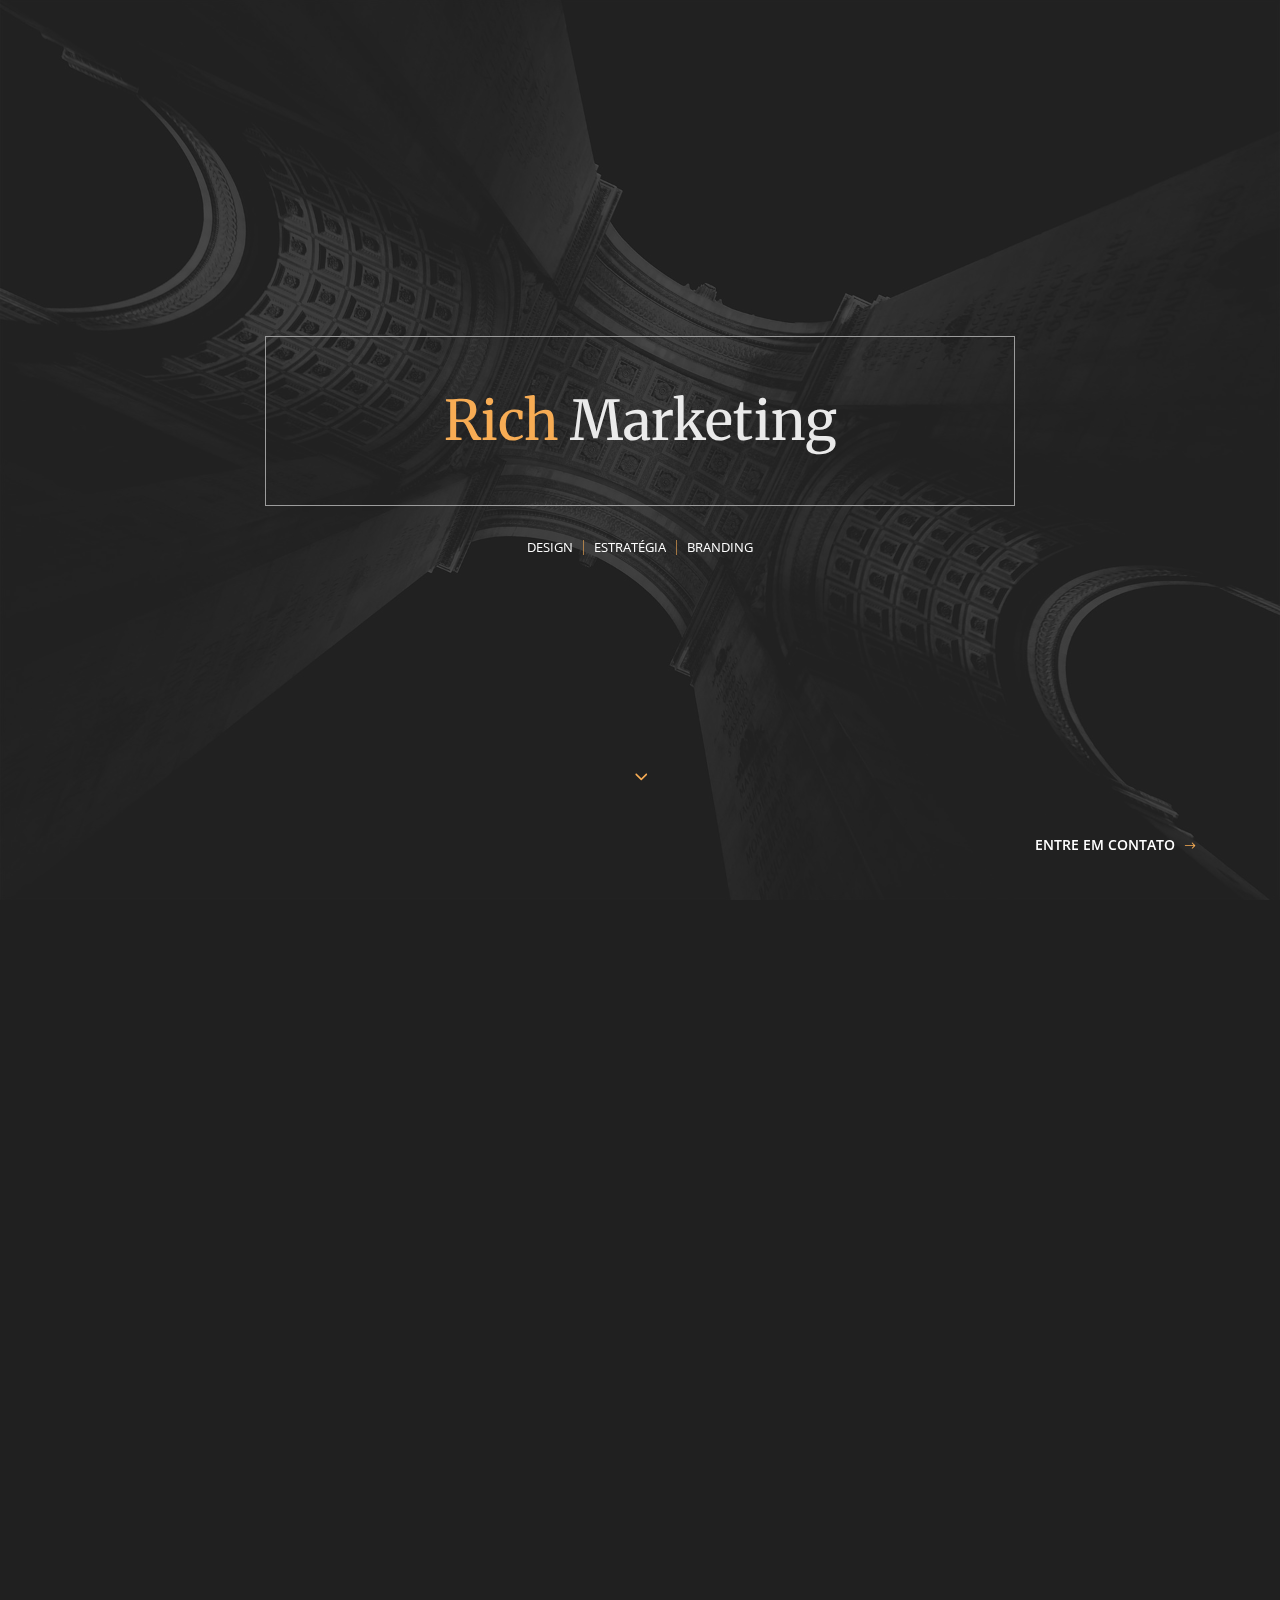
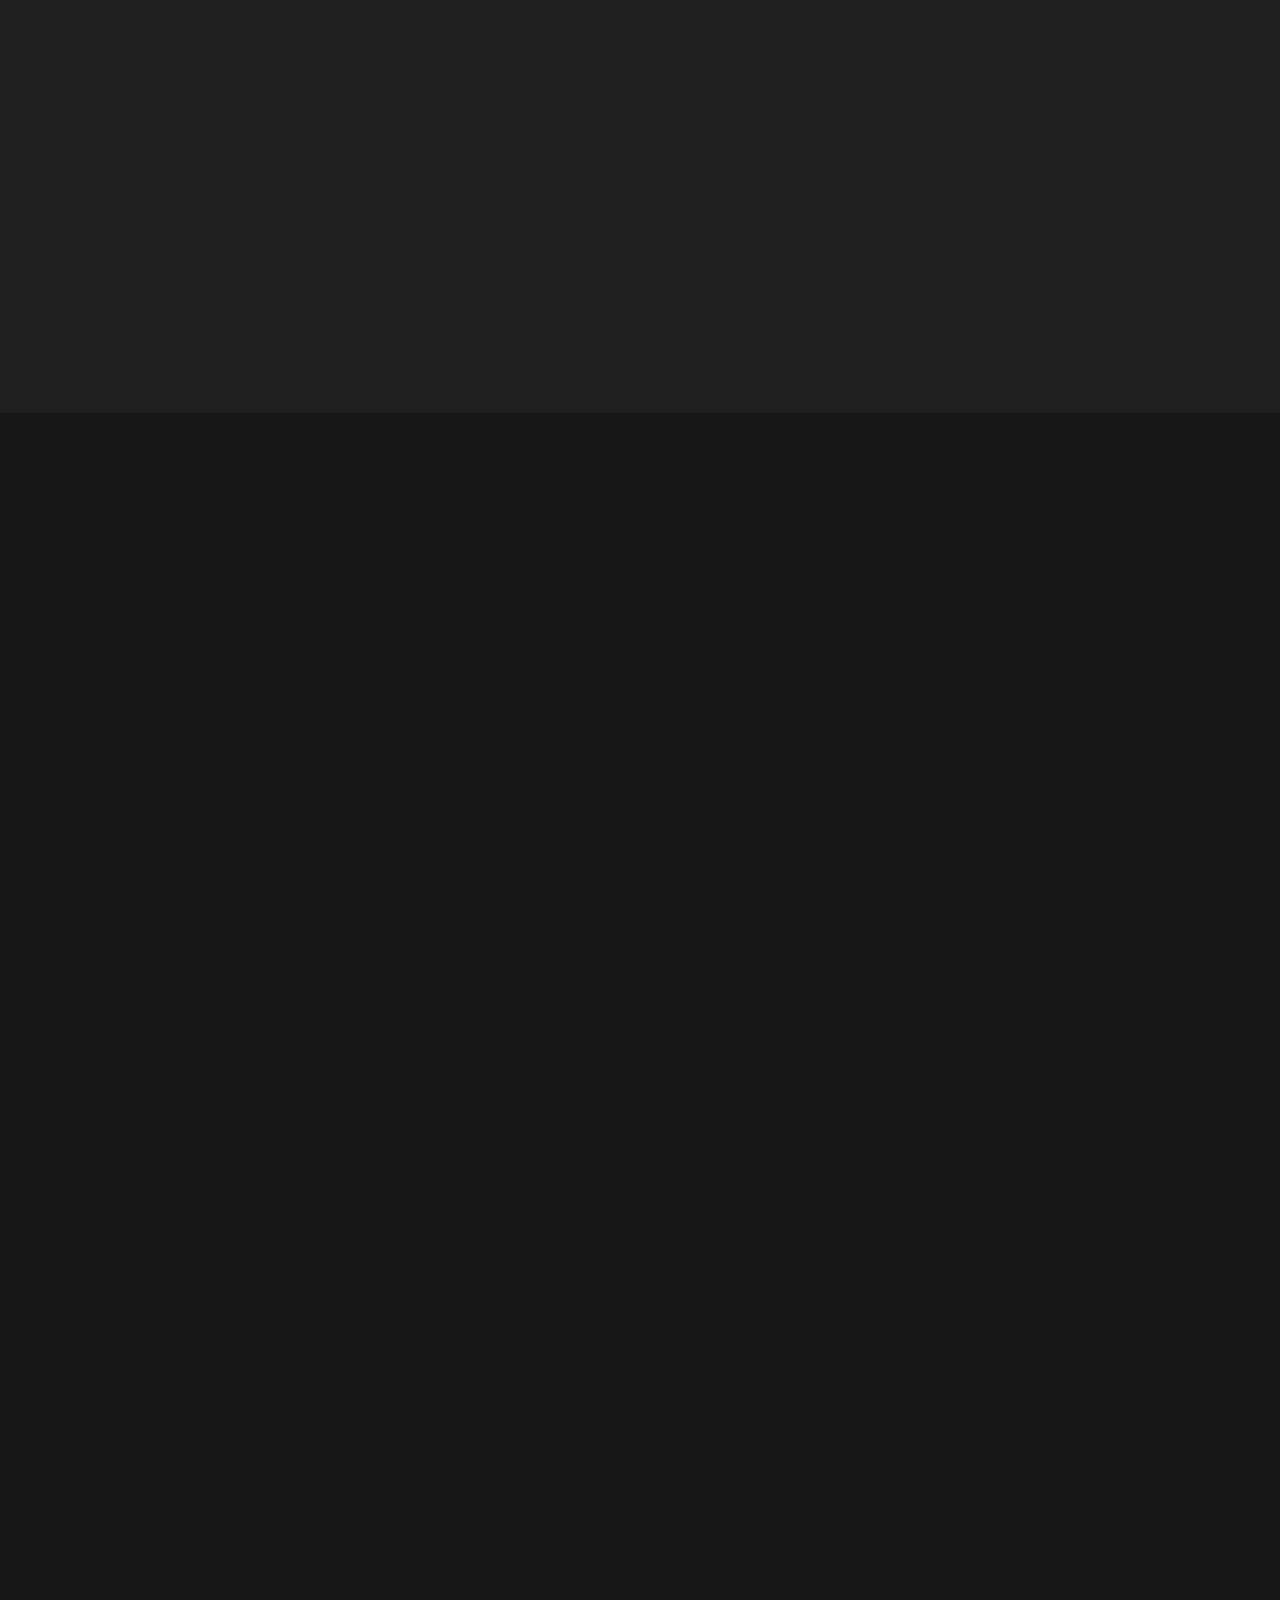
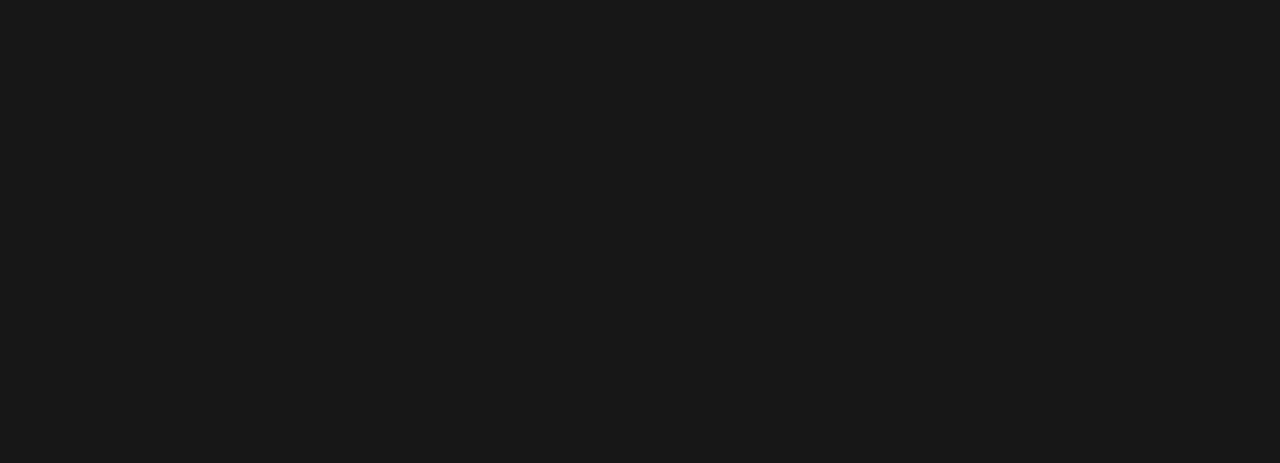
<file: index.html>
<!DOCTYPE html>
<!--[if IE 7]>    <html class="no-js ie7 oldie" lang="en-US"> <![endif]-->
<!--[if IE 8]>    <html class="no-js ie8 oldie" lang="en-US"> <![endif]-->
<!--[if gt IE 8]><!-->
<html lang="en">
    <head>     
  
        <!-- TITLE OF SITE --> 
        <title>Rich Marketing</title>
  
        <!-- Meta -->
        <meta charset="utf-8">
        <meta name="description" content="Rich Marketing Solucoes em marketing e tecnologia" />
        <meta name="keywords" content="marketing, development, estrategia, tecnologia" />
        <meta name="developer" content="Rich Marketing">
        <meta name="viewport" content="width=device-width, initial-scale=1, maximum-scale=1">
        <meta name="robots" content="noindex">

        <!-- FAV AND TOUCH ICONS   -->
        <link rel="icon" href="images/favicon.ico">
        <link rel="apple-touch-icon" href="images/apple-touch-icon.png">
        <link rel="apple-touch-icon" sizes="72x72" href="images/apple-touch-icon-72x72.png">
        <link rel="apple-touch-icon" sizes="114x114" href="images/apple-touch-icon-114x114.png">

        <!-- GOOGLE FONTS -->
        <link href='https://fonts.googleapis.com/css?family=Merriweather:400,300,700,900' rel='stylesheet' type='text/css'>
        <!-- font-family: 'Merriweather', serif; -->
        <link href='https://fonts.googleapis.com/css?family=Open+Sans:400,300,600,700,800' rel='stylesheet' type='text/css'>
        <!-- font-family: 'Open Sans', sans-serif; -->

        <!-- BOOTSTRAP CSS -->
        <link rel="stylesheet" href="bootstrap/css/bootstrap.min.css">

        <!-- Image Slider -->
        <link rel="stylesheet" href="css/plagin-css/owl.carousel.css">

        <!-- FONT ICONS -->
        <link rel="stylesheet" href="icons/rik-icons/styles.css">

        <!--   COUSTOM CSS link  -->
        <link rel="stylesheet" href="css/style.css">
        <link rel="stylesheet" href="css/responsive.css">

        <!--[if lt IE 9]>
            <script src="js/plagin-js/html5shiv.js"></script>
            <script src="js/plagin-js/respond.min.js"></script>
        <![endif]-->


    </head>
    <body class="style-1">
        
        <!-- Start: Preloader Section
        =================================== -->
        <!-- <div id="main-preloader" class="main-preloader semi-dark-background">
            <div class="container full-height">
                <div class="row full-height">
                    <div class="full-height col-md-8 col-md-offset-2 col-sm-10 col-sm-offset-1 col-xs-12">

                        <div class="main-preloader-inner">

                            <h1 class="preloader-percentage">
                                <span class="preloader-percentage-text">0%</span> <!-- Show Percentage Number -->
                                <!-- <span class="percentage">%</span> -->
                            </h1>
                            <div class="preloader-bar-outer">
                                <div class="preloader-bar"></div> <!-- Percentage Precess Bar -->
                            </div>

                        </div>
                        
                    </div>
                </div>
            </div>
        </div> 
        <!-- End: Preloader Section
        =================================== -->



       <!-- Início: Área da Barra de Navegação
        ============================= -->
        <nav class="navbar navbar-fixed-top main-navbar-top navbar-top-js" id="main-navbar-top" >
            <div class="container relative">
                <div class="navbar-header">

                    <!-- Botão de Menu para Visualização Móvel -->
                    <button type="button" class="nav-trigger nav-trigger-animate"  data-target="#js-navbar-menu">
                        <span aria-hidden="true" class="icon"></span>
                    </button>

                    <!-- LOGOTIPO DO TEMPLATE (VERSÃO CLARA) -->
                    <!-- <a class="navbar-brand light-logo btn-scroll" href="#home-section"><img src="images/logo.png" alt="" class="img-responsive"></a> -->

                </div>
                
                <!-- Lista do Menu Principal -->
                <div class="navbar-collapse" id="js-navbar-menu">
                    <ul class="nav navbar-nav navbar-right" id="navbar-nav">
                        <li><a class="btn-nav" href="#services-section">serviços</a></li>
                        <li><a class="btn-nav"
                            href="#portfolio-section">portfólio</a></li>
                        <li><a class="btn-nav" href="#testimonial-section">depoimentos</a></li>
                        <li><a class="btn-nav" href="#team-section">equipe</a></li>
                        <li><a class="btn-nav" href="#contact-us-section">Contate-nos</a></li>
                    </ul>
                </div>

                <!-- Botão de Navegação do Lado Direito -->
                <div class="navbar-collapse-right hidden-xs">
                    <ul class="nav navbar-nav navbar-right btn-scroll">
                        <li><a class="btn-nav" href="#contact-us-section">Entre em Contato <i class="icon icon-arrow-right"></i></a></li>
                    </ul>
                </div>

            </div>
        </nav>
<!-- Fim: Área da Barra de Navegação
        ============================= -->





        <!--Start: 1st Section  
            - HOME PAGE 
        ====================================-->
        <div class="section section-item home-section overflow hide-overlay overlay-color bg-image-1 wow" id="home-section">
            <div class="inner-container">
                <div class="container">
                    <div class="row">
                        
                        <div class="col-md-8 col-md-offset-2 col-sm-10 col-sm-offset-1 col-xs-12">
        
                            <div class="home-content-outer text-center">
                                
                                <div class="overflow">
                                    <div class="heading-outer left-right relative">
                                        <div class="heading-outer top-bottom relative">
                                            <div class="overflow p-t-40 p-l-40 p-r-40 p-b-40">
                                                <div class="section-heading-outer">
                                                    <h1 class="heading"> <span class="color">Rich</span> Marketing</h1>
                                                </div>
                                            </div>
                                        </div>
                                    </div>
                                </div>
        
                                <div class="overflow m-t-30">
                                    <div class="list-view">
                                        <ul class="nav">
                                            <li><a class="btn-mask" href="#">DESIGN</a></li>
                                            <li><a class="btn-mask" href="#">ESTRATÉGIA</a></li>
                                            <li><a class="btn-mask" href="#">BRANDING</a></li>
                                        </ul>
                                    </div>
                                </div>
                            </div>
        
                        </div>
                        
                        <!-- Seta da Próxima Seção -->
                        <div class="footer-button">
                            <div class="overflow m-t-30">
                                <div class="btn-form-outer btn-scroll">  <!-- Área do Botão -->
                                    <a href="#services-section" class="btn"><i class="icon icon-arrow-carrot-down"></i></a>
                                </div>
                            </div>
                        </div>
        
                        <!-- Navegação do Rodapé da Página Inicial -->
                        <nav class="navbar navbar-fixed-top main-navbar-top home-nav overflow">
                            <div class="container relative home-nav-inner">
                                <div class="navbar-header">
        
                                    <!-- LOGOTIPO DO TEMPLATE (VERSÃO CLARA) -->
                                    <!-- <a class="navbar-brand light-logo" href="#"><img src="images/logo.png" alt="" class="img-responsive"></a> -->
        
                                </div>
        
                                <div class="navbar-collapse-right" >
                                    <ul class="nav navbar-nav navbar-right btn-scroll">
                                        <li>
                                            <a class="btn-nav btn-mask" href="#contact-us-section">Entre em Contato <i class="icon icon-arrow-right"></i></a>
                                        </li>
                                    </ul>
                                </div>
        
                            </div>
                        </nav>
                        <!-- Fim: Navegação do Rodapé da Página Inicial -->
        
                    </div>
                </div>
            </div>
        </div>
         
        <!--End: 1st Section  
            - HOME PAGE 
        ====================================-->


        

        <!--Start: 2nd Section  
            - SERVICES PAGE 
        ====================================-->
        <div class=" section section-item combine-section hide-overlay overflow semi-dark-background" id="services-section">
            
            <div class="inner-container services-section ">
                 <div class="container">
                    <div class="row">


                        <!-- Start: Section Heading -->
                        <div class="section-header col-md-8 col-md-offset-2 col-sm-10 col-sm-offset-1">
                            <div class="overflow">
                                <div class="line-outer">
                                    <div class="line wow"></div>
                                </div>
                            </div>
                            <div class="overflow">
                                <div class="section-heading-outer m-b-15">
                                    <p class="sub-heading wow">NOSSOS SERVIÇOS</p>
                                </div> 
                            </div>
                            <div class="overflow">
                                <div class="section-heading-outer p-l-50 p-r-50">
                                    <h2 class="section-heading wow">Nosso Time Levará O Seu Negócio Ao Próximo Nível!</h2>
                                </div>
                            </div>
                        </div>
                        <!-- End: Section Heading -->

                        <div class="clearfix"></div>
                        
                        <!-- Start: Each Services Section -->
                        <div class="each-services-outer overflow section-separator sp-bottom">

                            <div class="each-services col-sm-4 col-xs-12">
                                <div class="each-services-inner">
                                    
                                    <div class="overflow">
                                        <div class="features-icon-outer wow">
                                            <i class="icon icon-icon-documents-alt features-icon"></i>
                                        </div>
                                    </div>
                                    <div class="overflow">
                                        <div class="title-outer wow">
                                            <h4 class="title">Estrategia de Marketing</h4>
                                        </div>
                                    </div>
                                    <div class="overflow">
                                        <div class="pera-outer wow">
                                            <p>Nossa equipe de especialistas elabora estratégias de marketing dinâmicas para impulsionar o seu negócio.</p>
                                        </div>
                                    </div>
                                    <div class="overflow m-t-30">
                                        <div class="btn-form-outer wow">  <!-- Button Area -->
                                            <!-- <a href="#services-1" class="btn right-icon btn-services btn-mask">LEARN MORE <i class="icon icon-arrow-right"></i></a> -->
                                        </div>
                                    </div>

                                </div>
                            </div> <!-- End: .each-services -->

                            <div class="each-services col-sm-4 col-xs-12">
                                <div class="each-services-inner">
                                    
                                    <div class="overflow">
                                        <div class="features-icon-outer wow">
                                            <i class="icon icon-icon-laptop features-icon"></i>
                                        </div>
                                    </div>
                                    <div class="overflow">
                                        <div class="title-outer wow">
                                            <h4 class="title">Soluções de TI</h4>
                                        </div>
                                    </div>
                                    <div class="overflow">
                                        <div class="pera-outer wow">
                                            <p>Aproveite o poder da tecnologia com nossas soluções de TI inovadoras para otimizar suas operações.</p>
                                        </div>
                                    </div>
                                    <div class="overflow m-t-30">
                                        <div class="btn-form-outer wow">  <!-- Button Area -->
                                            <!-- <a href="#services-2" class="btn right-icon btn-services btn-mask">LEARN MORE <i class="icon icon-arrow-right"></i></a> -->
                                        </div>
                                    </div>

                                </div>
                            </div> <!-- End: .each-services -->

                            <div class="each-services col-sm-4 col-xs-12">
                                <div class="each-services-inner">

                                    <div class="overflow">
                                        <div class="features-icon-outer wow">
                                            <i class="icon icon-icon-pens features-icon"></i>
                                        </div>
                                    </div>
                                    <div class="overflow">
                                        <div class="title-outer wow">
                                            <h4 class="title">Consultoria</h4>
                                        </div>
                                    </div>
                                    <div class="overflow">
                                        <div class="pera-outer wow">
                                            <p>Beneficie-se de nossos serviços de consultoria de alto nível, orientando você a tomar as decisões certas para o seu negócio.</p>
                                        </div>
                                    </div>
                                    <div class="overflow m-t-30">
                                        <div class="btn-form-outer wow">  <!-- Button Area -->
                                            <!-- <a href="#services-3" class="btn right-icon btn-services btn-mask">LEARN MORE <i class="icon icon-arrow-right"></i></a> -->
                                        </div>
                                    </div>

                                </div>
                            </div> <!-- End: .each-services -->
                            <div class="each-services col-sm-4 col-xs-12">
                                <div class="each-services-inner">
                                    
                                    <div class="overflow">
                                        <div class="features-icon-outer wow">
                                            <i class="icon icon-social-instagram-square features-icon"></i>
                                        </div>
                                    </div>
                                    <div class="overflow">
                                        <div class="title-outer wow">
                                            <h4 class="title">Gestão de Mídias Sociais</h4>
                                        </div>
                                    </div>
                                    <div class="overflow">
                                        <div class="pera-outer wow">
                                            <p>Levamos a sua presença online ao próximo nível, interagindo com o seu público e aprimorando a sua marca.</p>
                                        </div>
                                    </div>
                                    <div class="overflow m-t-30">
                                        <div class="btn-form-outer wow">  <!-- Button Area -->
                                            <!-- <a href="#services-2" class="btn right-icon btn-services btn-mask">LEARN MORE <i class="icon icon-arrow-right"></i></a> -->
                                        </div>
                                    </div>

                                </div>
                            </div> <!-- End: .each-services -->

                        </div> 
                        <!-- End: Each Services Section -->
                        

                        <!-- Start: Each Services Part Full Detail -->
                        <div class="services-full-view">
                            
                            <div class="services-details" id="services-1">
                                <div class="services-inner relative overflow">

                                    <!-- Features Image -->
                                    <div class="col-sm-6 col-xs-12">
                                        <div class="features-image-outer">
                                            <div class="image-outer">
                                                <img src="images/services-1.jpg" alt="Services Image" class="img-responsive">
                                            </div>
                                        </div>
                                    </div> <!-- End: Features Image Area -->

                                    <!-- Content Area -->
                                    <div class="col-sm-6 col-xs-12">
                                        <div class="services-content-outer">

                                            <div class="line-outer">
                                                <div class="line"></div>
                                            </div>

                                            <div class="section-title-outer overflow">
                                                <h3 class="section-title">Strategy.</h3>
                                            </div>

                                            <div class="overflow m-b-15">
                                                <div class="title-outer">
                                                    <h6 class="title relative">PERFECT STARATEGY FORYOUR BRAND</h6>
                                                </div>
                                            </div>

                                            <div class="overflow">
                                                <div class="pera-outer">
                                                    <p>Chances are unless you are very lucky you will go thru many different relationships before you find your special someone. Finding your sole mate is like gambling. In poker and blackjack you may have to play dozens of hands until you get a winning hand, and it is the same with relationships.</p>
                                                </div>
                                            </div>

                                            <div class="overflow">
                                                <div class="pera-outer">

                                                    <p>During your life you will probably meet some people who seem like they may be the one, or that they are closers, and I thought everything was great, until I started to seriously consider getting married.</p>
                                                </div>
                                            </div>

                                            <div class="overflow m-t-15">
                                                <div class="list-outer">
                                                    <div class="list col-sm-6">
                                                        <div class="row">
                                                            <i class="icon icon-icon-ribbon"></i> Award-winning Strategist
                                                        </div>
                                                    </div>
                                                    <div class="list col-sm-6">
                                                        <div class="row">
                                                            <i class="icon icon-icon-search-alt"></i> Extended Research
                                                        </div>
                                                    </div>
                                                    <div class="list col-sm-6">
                                                        <div class="row">
                                                            <i class="icon icon-icon-document"></i> Bullet-prof Planning
                                                        </div>
                                                    </div>
                                                    <div class="list col-sm-6">
                                                        <div class="row">
                                                            <i class="icon icon-icon-like-alt"></i> Trusted by Thousands
                                                        </div>
                                                    </div>
                                                </div>
                                            </div>

                                            <div class="overflow">
                                                <div class="btn-outer m-t-50">
                                                    <a href="#8" class="btn btn-fill right-icon">GET IN TOUCH <i class="icon icon-arrow-right"></i></a>
                                                </div>
                                            </div>

                                        </div> <!-- End: .services-content-outer -->
                                    </div> <!-- End: Content Area -->
                                    
                                    <!-- Button Area -->
                                    <div class="back-button-outer overflow">  
                                        <a href="#" class="btn btn-services-back btn-mask"><i class="icon icon-arrow-carrot-left-alt2"></i></a>
                                    </div>

                                </div> <!-- End: .services-inner -->
                            </div> <!-- End: .services-details -->

                            <div class="services-details" id="services-2">
                                <div class="services-inner relative overflow">

                                    <!-- Features Image -->
                                    <div class="col-sm-6 col-xs-12">
                                        <div class="features-image-outer">
                                            <div class="image-outer">
                                                <img src="images/services-1.jpg" alt="Services Image" class="img-responsive">
                                            </div>
                                        </div>
                                    </div> <!-- End: Features Image Area -->

                                    <!-- Content Area -->
                                    <div class="col-sm-6 col-xs-12">
                                        <div class="services-content-outer">

                                            <div class="line-outer">
                                                <div class="line"></div>
                                            </div>

                                            <div class="section-title-outer overflow">
                                                <h3 class="section-title">Strategy.</h3>
                                            </div>

                                            <div class="overflow m-b-15">
                                                <div class="title-outer">
                                                    <h6 class="title relative">PERFECT STARATEGY FORYOUR BRAND</h6>
                                                </div>
                                            </div>

                                            <div class="overflow">
                                                <div class="pera-outer">
                                                    <p>Chances are unless you are very lucky you will go thru many different relationships before you find your special someone. Finding your sole mate is like gambling. In poker and blackjack you may have to play dozens of hands until you get a winning hand, and it is the same with relationships.</p>
                                                </div>
                                            </div>

                                            <div class="overflow">
                                                <div class="pera-outer">

                                                    <p>During your life you will probably meet some people who seem like they may be the one, or that they are closers, and I thought everything was great, until I started to seriously consider getting married.</p>
                                                </div>
                                            </div>

                                            <div class="overflow m-t-15">
                                                <div class="list-outer">
                                                    <div class="list col-sm-6">
                                                        <div class="row">
                                                            <i class="icon icon-icon-ribbon"></i> Award-winning Strategist
                                                        </div>
                                                    </div>
                                                    <div class="list col-sm-6">
                                                        <div class="row">
                                                            <i class="icon icon-icon-search-alt"></i> Extended Research
                                                        </div>
                                                    </div>
                                                    <div class="list col-sm-6">
                                                        <div class="row">
                                                            <i class="icon icon-icon-document"></i> Bullet-prof Planning
                                                        </div>
                                                    </div>
                                                    <div class="list col-sm-6">
                                                        <div class="row">
                                                            <i class="icon icon-icon-like-alt"></i> Trusted by Thousands
                                                        </div>
                                                    </div>
                                                </div>
                                            </div>

                                            <div class="overflow">
                                                <div class="btn-outer m-t-50">
                                                    <a href="#8" class="btn btn-fill right-icon">GET IN TOUCH <i class="icon icon-arrow-right"></i></a>
                                                </div>
                                            </div>

                                        </div> <!-- End: .services-content-outer -->
                                    </div> <!-- End: Content Area -->
                                    
                                    <!-- Button Area -->
                                    <div class="back-button-outer overflow">  
                                        <a href="#" class="btn btn-services-back btn-mask"><i class="icon icon-arrow-carrot-left-alt2"></i></a>
                                    </div>

                                </div> <!-- End: .services-inner -->
                            </div> <!-- End: .services-details -->

                            <div class="services-details" id="services-3">
                                <div class="services-inner relative overflow">

                                    <!-- Features Image -->
                                    <div class="col-sm-6 col-xs-12">
                                        <div class="features-image-outer">
                                            <div class="image-outer">
                                                <img src="images/services-1.jpg" alt="Services Image" class="img-responsive">
                                            </div>
                                        </div>
                                    </div> <!-- End: Features Image Area -->

                                    <!-- Content Area -->
                                    <div class="col-sm-6 col-xs-12">
                                        <div class="services-content-outer">

                                            <div class="line-outer">
                                                <div class="line"></div>
                                            </div>

                                            <div class="section-title-outer overflow">
                                                <h3 class="section-title">Strategy.</h3>
                                            </div>

                                            <div class="overflow m-b-15">
                                                <div class="title-outer">
                                                    <h6 class="title relative">PERFECT STARATEGY FORYOUR BRAND</h6>
                                                </div>
                                            </div>

                                            <div class="overflow">
                                                <div class="pera-outer">
                                                    <p>Chances are unless you are very lucky you will go thru many different relationships before you find your special someone. Finding your sole mate is like gambling. In poker and blackjack you may have to play dozens of hands until you get a winning hand, and it is the same with relationships.</p>
                                                </div>
                                            </div>

                                            <div class="overflow">
                                                <div class="pera-outer">

                                                    <p>During your life you will probably meet some people who seem like they may be the one, or that they are closers, and I thought everything was great, until I started to seriously consider getting married.</p>
                                                </div>
                                            </div>

                                            <div class="overflow m-t-15">
                                                <div class="list-outer">
                                                    <div class="list col-sm-6">
                                                        <div class="row">
                                                            <i class="icon icon-icon-ribbon"></i> Award-winning Strategist
                                                        </div>
                                                    </div>
                                                    <div class="list col-sm-6">
                                                        <div class="row">
                                                            <i class="icon icon-icon-search-alt"></i> Extended Research
                                                        </div>
                                                    </div>
                                                    <div class="list col-sm-6">
                                                        <div class="row">
                                                            <i class="icon icon-icon-document"></i> Bullet-prof Planning
                                                        </div>
                                                    </div>
                                                    <div class="list col-sm-6">
                                                        <div class="row">
                                                            <i class="icon icon-icon-like-alt"></i> Trusted by Thousands
                                                        </div>
                                                    </div>
                                                </div>
                                            </div>

                                            <div class="overflow">
                                                <div class="btn-outer m-t-50">
                                                    <a href="#8" class="btn btn-fill right-icon">GET IN TOUCH <i class="icon icon-arrow-right"></i></a>
                                                </div>
                                            </div>

                                        </div> <!-- End: .services-content-outer -->
                                    </div> <!-- End: Content Area -->
                                    
                                    <!-- Button Area -->
                                    <div class="back-button-outer overflow">  
                                        <a href="#" class="btn btn-services-back btn-mask"><i class="icon icon-arrow-carrot-left-alt2"></i></a>
                                    </div>

                                </div> <!-- End: .services-inner -->
                            </div> <!-- End: .services-details -->

                        </div>
                        <!-- End: Each Services Part Full Detail -->

                    </div> <!-- End: .row -->
                </div> <!-- End: .container -->
            </div> <!-- End: . -->

        </div>
        <!--End: 2nd Section  
            - SERVICES PAGE 
        ====================================-->



        <!--Start: 5th Section  
            - OUR TEAM PAGE
        ====================================-->
        <div class=" section section-item combine-section hide-overlay overflow dark-background" id="team-section">
            <div class="inner-container team-member dark-background">
                <div class="container">
                    <div class="row section-separator sp-bottom">
                        
                        <!-- Start: Section Heading -->
                        <div class="section-header col-sm-10 col-sm-offset-1">
                            <div class="overflow">
                                <div class="line-outer">
                                    <div class="line wow"></div>
                                </div>
                            </div>
                            <div class="overflow">
                                <div class="section-heading-outer m-b-15">
                                    <p class="sub-heading wow">NOSSO TIME</p>
                                </div> 
                            </div>
                            <div class="overflow">
                                <div class="section-heading-outer p-l-50 p-r-50">
                                    <h2 class="section-heading wow">Nosso Time Incrível</h2>
                                </div>
                            </div>
                        </div>
                        <!-- End: Section Heading -->

                        <div class="clearfix"></div>

                        <div class="col-sm-12 grid-item m-t-30">
                            <div class="row">

                                <div class="col-md-3 col-sm-6 col-xs-12 each-item overflow text-center relative wow">
                                    <div class="item-inner overflow absolute">

                                        <div class="profile-outer center">
                                            <div class="profile-image">
                                                <img src="images/testimonial/founder_2.jpg" alt="Team Member" class="">
                                            </div>
                                            <div class="profile-content">
                                                <span class="name">CAMILLE CHIMENES</span>
                                                <span class="position">Fundadora, VP de Marketing</span>
                                            </div>
                                        </div>
                                        <div class="content-detail">
                                            <p>Camille é o co-fundadora e VP de Marketing da Rich Marketing. Apaixonada por Marketing Digital, possui uma visão única para criar estratégias e estimular o crescimento de Negocios. É extremamente comprometida com o crescimento e desenvolvimento dos projetos, sempre visando os mais excelentes resultados.</p>
                                        </div>

                                    </div>
                                </div> <!-- End: .each-item -->
                                <div class="col-md-3 col-sm-6 col-xs-12 each-item overflow text-center relative wow">
                                    <div class="item-inner overflow absolute">

                                        <div class="profile-outer center">
                                            <div class="profile-image">
                                                <img src="images/testimonial/founder_1.jpg" alt="Team Member" class="">
                                            </div>
                                            <div class="profile-content">
                                                <span class="name">RICARDO CHIMENES</span>
                                                <span class="position">Fundador, CEO</span>
                                            </div>
                                        </div>
                                        <div class="content-detail">
                                            <p>Ricardo é o co-fundador e CEO da Rich Marketing. Formado em Sistemas de Informação sua paixão profunda por tecnologia, dedica sua carreira à criação de experiências digitais que deixam uma impressão duradoura, marcadas por inovação, criatividade e uma busca incansável pela excelência.</p>
                                        </div>

                                    </div>
                                </div> <!-- End: .each-item -->
                            </div>
                        </div> <!-- End: .col-xs-12 -->

                    </div> <!-- End: .row -->
                </div> <!-- End: .container -->
            </div> <!-- End: .inner-container -->

        </div>
        <!--End: 5th Section  
            - OUR TEAM PAGE
        ====================================-->



        <!--Start: 6th Section  
            - CONTACT US PAGE
        ====================================-->
        <div class="section section-item combine-section hide-overlay overflow wow" id="contact-us-section">
            <div class="overlay-color relative bg-image-2">
                <div class="inner-container contact-us" id="contact">
                    <div class="container">
                        <div class="row">
                            <!-- Start: Section Heading -->
                            <div class="section-header col-sm-10 col-sm-offset-1">
                                <div class="overflow">
                                    <div class="line-outer">
                                        <div class="line wow"></div>
                                    </div>
                                </div>
                                <div class="overflow">
                                    <div class="section-heading-outer m-b-15">
                                        <p class="sub-heading wow">ENTRE EM CONTATO</p>
                                    </div>
                                </div>
                                <div class="overflow">
                                    <div class="section-heading-outer p-l-50 p-r-50">
                                        <h2 class="section-heading wow">Vamos falar sobre o projeto</h2>
                                    </div>
                                </div>
                            </div>
                            <!-- End: Section Heading -->
                            <div class="clearfix"></div>
                            <div class="col-md-8 col-md-offset-2 col-sm-10 col-sm-offset-1 overflow">
                                <div class="row single-form-outer wow">
                                    <form id="contact-form" method="post" class="dark-background single-form" action="php/sendmail.php">
                                        <div class="message col-xs-12">
                                            <p class="email-loading"><img src="images/loading.gif" alt="">&nbsp;&nbsp;&nbsp;Enviando...</p>
                                            <p class="email-success"><i class="icon icon-icon-check-alt2"></i> Sua cotação foi enviada com sucesso.</p>
                                            <p class="email-failed"><i class="icon icon-icon-close-alt2"></i> Algo deu errado!</p>
                                        </div>
                                        <div class="col-sm-6 col-xs-12">
                                            <div class="input-outer">
                                                <div class="group relative">
                                                    <input name="name" class="contact-name form-control" id="contact-name" type="text" required="">
                                                    <label class="input-label" for="contact-name">
                                                        <span class="label-text">SEU NOME</span>
                                                    </label>
                                                </div>
                                            </div>
                                        </div>
                                        <div class="col-sm-6 col-xs-12">
                                            <div class="input-outer ">
                                                <div class="group relative">
                                                    <input name="name" class="contact-email form-control" id="contact-email" type="email" required="">
                                                    <label class="input-label" for "contact-email">
                                                        <span class="label-text">SEU E-MAIL</span>
                                                    </label>
                                                </div>
                                            </div>
                                        </div>
                                        <div class="col-sm-6 col-xs-12">
                                            <div class="input-outer ">
                                                <div class="group relative">
                                                    <input name="name" class="contact-company form-control" id="contact-company" type="text" required="">
                                                    <label class="input-label" for="contact-company">
                                                        <span class="label-text">EMPRESA</span>
                                                    </label>
                                                </div>
                                            </div>
                                        </div>
                                        <div class="col-sm-6 col-xs-12">
                                            <div class="input-outer ">
                                                <div class="group relative">
                                                    <input name="name" class="contact-subject form-control" id="contact-subject" type="text" required="">
                                                    <label class="input-label" for="contact-subject">
                                                        <span class="label-text">ASSUNTO</span>
                                                    </label>
                                                </div>
                                            </div>
                                        </div>
                                        <div class="col-xs-12">
                                            <div class="input-outer ">
                                                <div class="group relative">
                                                    <textarea class="contact-message form-control" id="contact-message" rows="3" required=""></textarea>
                                                    <label class="input-label" for="contact-message">
                                                        <span class="label-text">CONTE-NOS SOBRE SEU NEGOCIO PARA PODERMOS TE AJUDAR MELHOR!</span>
                                                    </label>
                                                </div>
                                            </div>
                                        </div>
                                        <!-- Subject Button -->
                                        <div class="btn-form text-center col-xs-12">
                                            <div class="button-outer relative">
                                                <button class="btn btn-fill right-icon">ENTRE EM CONTATO <i class="icon icon-arrow-right"></i></button>
                                            </div>
                                        </div>
                                    </form>
                                </div> <!-- /#testimonials-1 -->
                            </div> <!-- End: .col-xs-12 -->
                            <div class="clearfix"></div>
                            <!-- <div class="col-md-8 col-md-offset-2 col-sm-10 col-sm-offset-1 contact-footer">
                                <div class="row">
                                    <div class="about col-sm-1 m-t-15">
                                        <div class="overflow">
                                            <div class="logo-outer wow">
                                                <a href="index.html" class="logo-link">
                                                    <img src="images/logo.png" alt="" class="img-responsive logo">
                                                </a>
                                            </div>
                                        </div>
                                    </div> End: .about -->
                                    
        
        <!--End: 6th Section  
            - CONTACT US PAGE
        ====================================-->




        
        <!-- SCRIPTS 
        ========================================-->
        <script src="js/plagin-js/jquery-1.11.3.js"></script>
        <script src="js/plagin-js/preloader.js"></script>
        <script src="bootstrap/js/bootstrap.min.js"></script>
        <script src="js/plagin-js/plagin.js"></script>

        <!-- Custom Script 
        ==========================================-->
        <script src="js/custom-scripts.js"></script>



    </body>

</html>
</file>
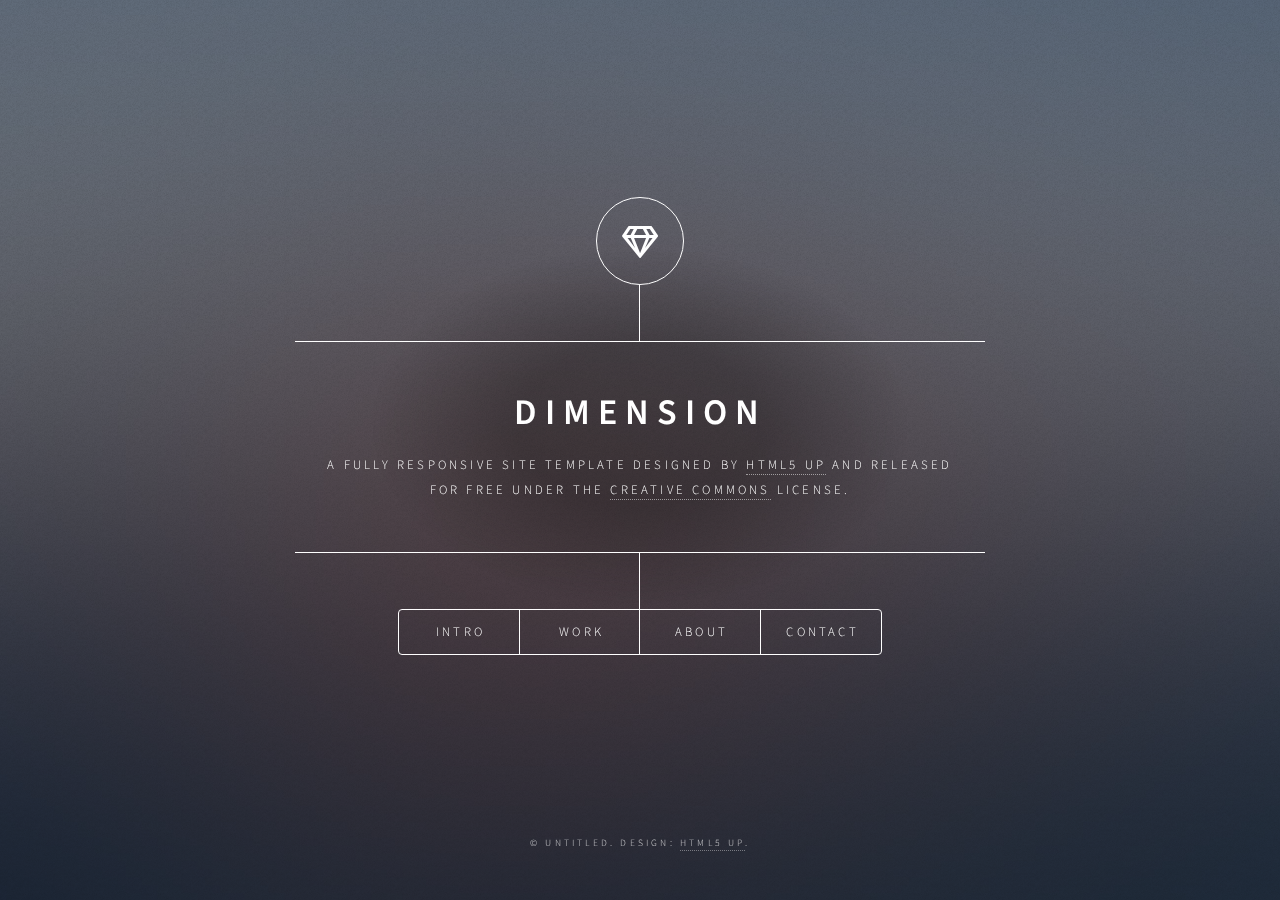
<file: sites/dimension/index.html>
<!DOCTYPE HTML>
<!--
	Dimension by HTML5 UP
	html5up.net | @ajlkn
	Free for personal and commercial use under the CCA 3.0 license (html5up.net/license)
-->
<html>
	<head>
		<title>Dimension by HTML5 UP</title>
		<meta charset="utf-8" />
		<meta name="viewport" content="width=device-width, initial-scale=1, user-scalable=no" />
		<link rel="stylesheet" href="assets/css/main.css" />
		<noscript><link rel="stylesheet" href="assets/css/noscript.css" /></noscript>
	</head>
	<body class="is-preload">

		<!-- Wrapper -->
			<div id="wrapper">

				<!-- Header -->
					<header id="header">
						<div class="logo">
							<span class="icon fa-gem"></span>
						</div>
						<div class="content">
							<div class="inner">
								<h1>Dimension</h1>
								<p>A fully responsive site template designed by <a href="https://html5up.net">HTML5 UP</a> and released<br />
								for free under the <a href="https://html5up.net/license">Creative Commons</a> license.</p>
							</div>
						</div>
						<nav>
							<ul>
								<li><a href="#intro">Intro</a></li>
								<li><a href="#work">Work</a></li>
								<li><a href="#about">About</a></li>
								<li><a href="#contact">Contact</a></li>
								<!--<li><a href="#elements">Elements</a></li>-->
							</ul>
						</nav>
					</header>

				<!-- Main -->
					<div id="main">

						<!-- Intro -->
							<article id="intro">
								<h2 class="major">Intro</h2>
								<span class="image main"><img src="images/pic01.jpg" alt="" /></span>
								<p>Aenean ornare velit lacus, ac varius enim ullamcorper eu. Proin aliquam facilisis ante interdum congue. Integer mollis, nisl amet convallis, porttitor magna ullamcorper, amet egestas mauris. Ut magna finibus nisi nec lacinia. Nam maximus erat id euismod egestas. By the way, check out my <a href="#work">awesome work</a>.</p>
								<p>Lorem ipsum dolor sit amet, consectetur adipiscing elit. Duis dapibus rutrum facilisis. Class aptent taciti sociosqu ad litora torquent per conubia nostra, per inceptos himenaeos. Etiam tristique libero eu nibh porttitor fermentum. Nullam venenatis erat id vehicula viverra. Nunc ultrices eros ut ultricies condimentum. Mauris risus lacus, blandit sit amet venenatis non, bibendum vitae dolor. Nunc lorem mauris, fringilla in aliquam at, euismod in lectus. Pellentesque habitant morbi tristique senectus et netus et malesuada fames ac turpis egestas. In non lorem sit amet elit placerat maximus. Pellentesque aliquam maximus risus, vel sed vehicula.</p>
							</article>

						<!-- Work -->
							<article id="work">
								<h2 class="major">Work</h2>
								<span class="image main"><img src="images/pic02.jpg" alt="" /></span>
								<p>Adipiscing magna sed dolor elit. Praesent eleifend dignissim arcu, at eleifend sapien imperdiet ac. Aliquam erat volutpat. Praesent urna nisi, fringila lorem et vehicula lacinia quam. Integer sollicitudin mauris nec lorem luctus ultrices.</p>
								<p>Nullam et orci eu lorem consequat tincidunt vivamus et sagittis libero. Mauris aliquet magna magna sed nunc rhoncus pharetra. Pellentesque condimentum sem. In efficitur ligula tate urna. Maecenas laoreet massa vel lacinia pellentesque lorem ipsum dolor. Nullam et orci eu lorem consequat tincidunt. Vivamus et sagittis libero. Mauris aliquet magna magna sed nunc rhoncus amet feugiat tempus.</p>
							</article>

						<!-- About -->
							<article id="about">
								<h2 class="major">About</h2>
								<span class="image main"><img src="images/pic03.jpg" alt="" /></span>
								<p>Lorem ipsum dolor sit amet, consectetur et adipiscing elit. Praesent eleifend dignissim arcu, at eleifend sapien imperdiet ac. Aliquam erat volutpat. Praesent urna nisi, fringila lorem et vehicula lacinia quam. Integer sollicitudin mauris nec lorem luctus ultrices. Aliquam libero et malesuada fames ac ante ipsum primis in faucibus. Cras viverra ligula sit amet ex mollis mattis lorem ipsum dolor sit amet.</p>
							</article>

						<!-- Contact -->
							<article id="contact">
								<h2 class="major">Contact</h2>
								<form method="post" action="#">
									<div class="fields">
										<div class="field half">
											<label for="name">Name</label>
											<input type="text" name="name" id="name" />
										</div>
										<div class="field half">
											<label for="email">Email</label>
											<input type="text" name="email" id="email" />
										</div>
										<div class="field">
											<label for="message">Message</label>
											<textarea name="message" id="message" rows="4"></textarea>
										</div>
									</div>
									<ul class="actions">
										<li><input type="submit" value="Send Message" class="primary" /></li>
										<li><input type="reset" value="Reset" /></li>
									</ul>
								</form>
								<ul class="icons">
									<li><a href="#" class="icon brands fa-twitter"><span class="label">Twitter</span></a></li>
									<li><a href="#" class="icon brands fa-facebook-f"><span class="label">Facebook</span></a></li>
									<li><a href="#" class="icon brands fa-instagram"><span class="label">Instagram</span></a></li>
									<li><a href="#" class="icon brands fa-github"><span class="label">GitHub</span></a></li>
								</ul>
							</article>

						<!-- Elements -->
							<article id="elements">
								<h2 class="major">Elements</h2>

								<section>
									<h3 class="major">Text</h3>
									<p>This is <b>bold</b> and this is <strong>strong</strong>. This is <i>italic</i> and this is <em>emphasized</em>.
									This is <sup>superscript</sup> text and this is <sub>subscript</sub> text.
									This is <u>underlined</u> and this is code: <code>for (;;) { ... }</code>. Finally, <a href="#">this is a link</a>.</p>
									<hr />
									<h2>Heading Level 2</h2>
									<h3>Heading Level 3</h3>
									<h4>Heading Level 4</h4>
									<h5>Heading Level 5</h5>
									<h6>Heading Level 6</h6>
									<hr />
									<h4>Blockquote</h4>
									<blockquote>Fringilla nisl. Donec accumsan interdum nisi, quis tincidunt felis sagittis eget tempus euismod. Vestibulum ante ipsum primis in faucibus vestibulum. Blandit adipiscing eu felis iaculis volutpat ac adipiscing accumsan faucibus. Vestibulum ante ipsum primis in faucibus lorem ipsum dolor sit amet nullam adipiscing eu felis.</blockquote>
									<h4>Preformatted</h4>
									<pre><code>i = 0;

while (!deck.isInOrder()) {
    print 'Iteration ' + i;
    deck.shuffle();
    i++;
}

print 'It took ' + i + ' iterations to sort the deck.';</code></pre>
								</section>

								<section>
									<h3 class="major">Lists</h3>

									<h4>Unordered</h4>
									<ul>
										<li>Dolor pulvinar etiam.</li>
										<li>Sagittis adipiscing.</li>
										<li>Felis enim feugiat.</li>
									</ul>

									<h4>Alternate</h4>
									<ul class="alt">
										<li>Dolor pulvinar etiam.</li>
										<li>Sagittis adipiscing.</li>
										<li>Felis enim feugiat.</li>
									</ul>

									<h4>Ordered</h4>
									<ol>
										<li>Dolor pulvinar etiam.</li>
										<li>Etiam vel felis viverra.</li>
										<li>Felis enim feugiat.</li>
										<li>Dolor pulvinar etiam.</li>
										<li>Etiam vel felis lorem.</li>
										<li>Felis enim et feugiat.</li>
									</ol>
									<h4>Icons</h4>
									<ul class="icons">
										<li><a href="#" class="icon brands fa-twitter"><span class="label">Twitter</span></a></li>
										<li><a href="#" class="icon brands fa-facebook-f"><span class="label">Facebook</span></a></li>
										<li><a href="#" class="icon brands fa-instagram"><span class="label">Instagram</span></a></li>
										<li><a href="#" class="icon brands fa-github"><span class="label">Github</span></a></li>
									</ul>

									<h4>Actions</h4>
									<ul class="actions">
										<li><a href="#" class="button primary">Default</a></li>
										<li><a href="#" class="button">Default</a></li>
									</ul>
									<ul class="actions stacked">
										<li><a href="#" class="button primary">Default</a></li>
										<li><a href="#" class="button">Default</a></li>
									</ul>
								</section>

								<section>
									<h3 class="major">Table</h3>
									<h4>Default</h4>
									<div class="table-wrapper">
										<table>
											<thead>
												<tr>
													<th>Name</th>
													<th>Description</th>
													<th>Price</th>
												</tr>
											</thead>
											<tbody>
												<tr>
													<td>Item One</td>
													<td>Ante turpis integer aliquet porttitor.</td>
													<td>29.99</td>
												</tr>
												<tr>
													<td>Item Two</td>
													<td>Vis ac commodo adipiscing arcu aliquet.</td>
													<td>19.99</td>
												</tr>
												<tr>
													<td>Item Three</td>
													<td> Morbi faucibus arcu accumsan lorem.</td>
													<td>29.99</td>
												</tr>
												<tr>
													<td>Item Four</td>
													<td>Vitae integer tempus condimentum.</td>
													<td>19.99</td>
												</tr>
												<tr>
													<td>Item Five</td>
													<td>Ante turpis integer aliquet porttitor.</td>
													<td>29.99</td>
												</tr>
											</tbody>
											<tfoot>
												<tr>
													<td colspan="2"></td>
													<td>100.00</td>
												</tr>
											</tfoot>
										</table>
									</div>

									<h4>Alternate</h4>
									<div class="table-wrapper">
										<table class="alt">
											<thead>
												<tr>
													<th>Name</th>
													<th>Description</th>
													<th>Price</th>
												</tr>
											</thead>
											<tbody>
												<tr>
													<td>Item One</td>
													<td>Ante turpis integer aliquet porttitor.</td>
													<td>29.99</td>
												</tr>
												<tr>
													<td>Item Two</td>
													<td>Vis ac commodo adipiscing arcu aliquet.</td>
													<td>19.99</td>
												</tr>
												<tr>
													<td>Item Three</td>
													<td> Morbi faucibus arcu accumsan lorem.</td>
													<td>29.99</td>
												</tr>
												<tr>
													<td>Item Four</td>
													<td>Vitae integer tempus condimentum.</td>
													<td>19.99</td>
												</tr>
												<tr>
													<td>Item Five</td>
													<td>Ante turpis integer aliquet porttitor.</td>
													<td>29.99</td>
												</tr>
											</tbody>
											<tfoot>
												<tr>
													<td colspan="2"></td>
													<td>100.00</td>
												</tr>
											</tfoot>
										</table>
									</div>
								</section>

								<section>
									<h3 class="major">Buttons</h3>
									<ul class="actions">
										<li><a href="#" class="button primary">Primary</a></li>
										<li><a href="#" class="button">Default</a></li>
									</ul>
									<ul class="actions">
										<li><a href="#" class="button">Default</a></li>
										<li><a href="#" class="button small">Small</a></li>
									</ul>
									<ul class="actions">
										<li><a href="#" class="button primary icon solid fa-download">Icon</a></li>
										<li><a href="#" class="button icon solid fa-download">Icon</a></li>
									</ul>
									<ul class="actions">
										<li><span class="button primary disabled">Disabled</span></li>
										<li><span class="button disabled">Disabled</span></li>
									</ul>
								</section>

								<section>
									<h3 class="major">Form</h3>
									<form method="post" action="#">
										<div class="fields">
											<div class="field half">
												<label for="demo-name">Name</label>
												<input type="text" name="demo-name" id="demo-name" value="" placeholder="Jane Doe" />
											</div>
											<div class="field half">
												<label for="demo-email">Email</label>
												<input type="email" name="demo-email" id="demo-email" value="" placeholder="jane@untitled.tld" />
											</div>
											<div class="field">
												<label for="demo-category">Category</label>
												<select name="demo-category" id="demo-category">
													<option value="">-</option>
													<option value="1">Manufacturing</option>
													<option value="1">Shipping</option>
													<option value="1">Administration</option>
													<option value="1">Human Resources</option>
												</select>
											</div>
											<div class="field half">
												<input type="radio" id="demo-priority-low" name="demo-priority" checked>
												<label for="demo-priority-low">Low</label>
											</div>
											<div class="field half">
												<input type="radio" id="demo-priority-high" name="demo-priority">
												<label for="demo-priority-high">High</label>
											</div>
											<div class="field half">
												<input type="checkbox" id="demo-copy" name="demo-copy">
												<label for="demo-copy">Email me a copy</label>
											</div>
											<div class="field half">
												<input type="checkbox" id="demo-human" name="demo-human" checked>
												<label for="demo-human">Not a robot</label>
											</div>
											<div class="field">
												<label for="demo-message">Message</label>
												<textarea name="demo-message" id="demo-message" placeholder="Enter your message" rows="6"></textarea>
											</div>
										</div>
										<ul class="actions">
											<li><input type="submit" value="Send Message" class="primary" /></li>
											<li><input type="reset" value="Reset" /></li>
										</ul>
									</form>
								</section>

							</article>

					</div>

				<!-- Footer -->
					<footer id="footer">
						<p class="copyright">&copy; Untitled. Design: <a href="https://html5up.net">HTML5 UP</a>.</p>
					</footer>

			</div>

		<!-- BG -->
			<div id="bg"></div>

		<!-- Scripts -->
			<script src="assets/js/jquery.min.js"></script>
			<script src="assets/js/browser.min.js"></script>
			<script src="assets/js/breakpoints.min.js"></script>
			<script src="assets/js/util.js"></script>
			<script src="assets/js/main.js"></script>

	</body>
</html>
</file>
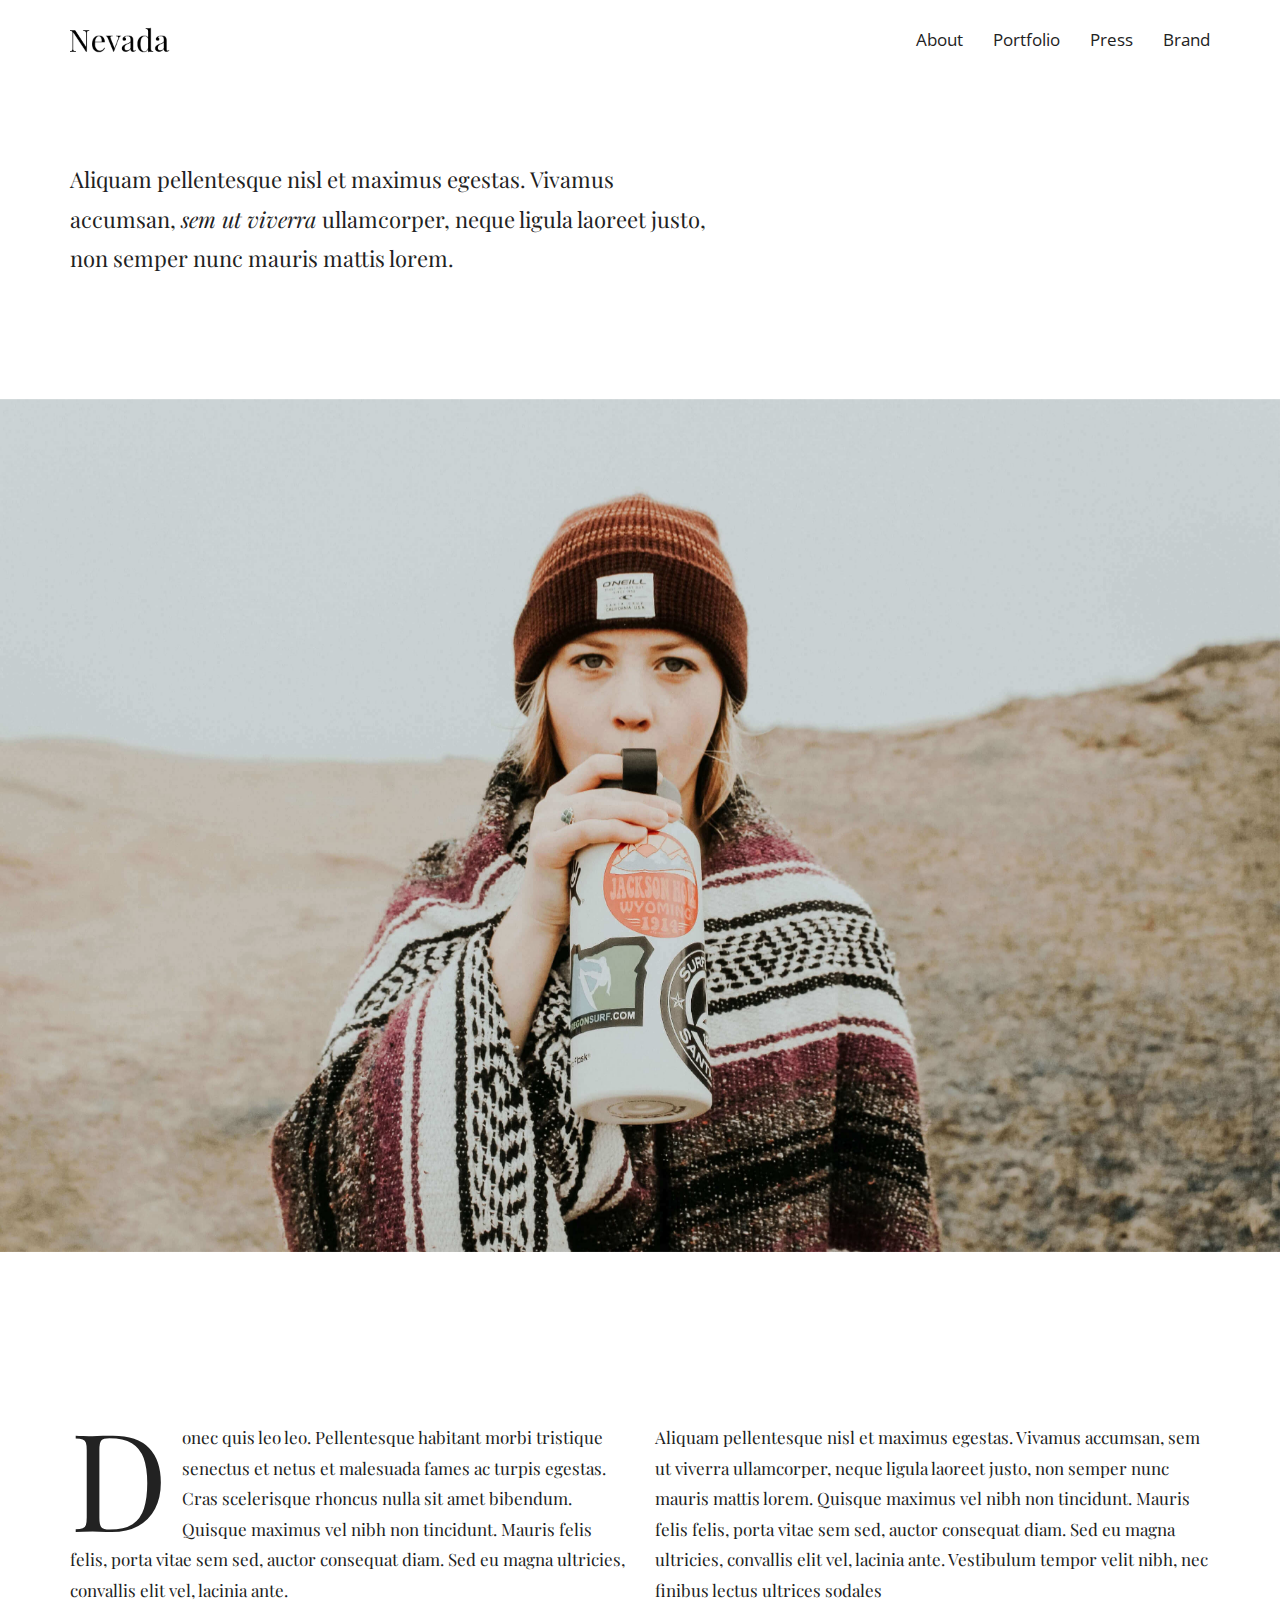
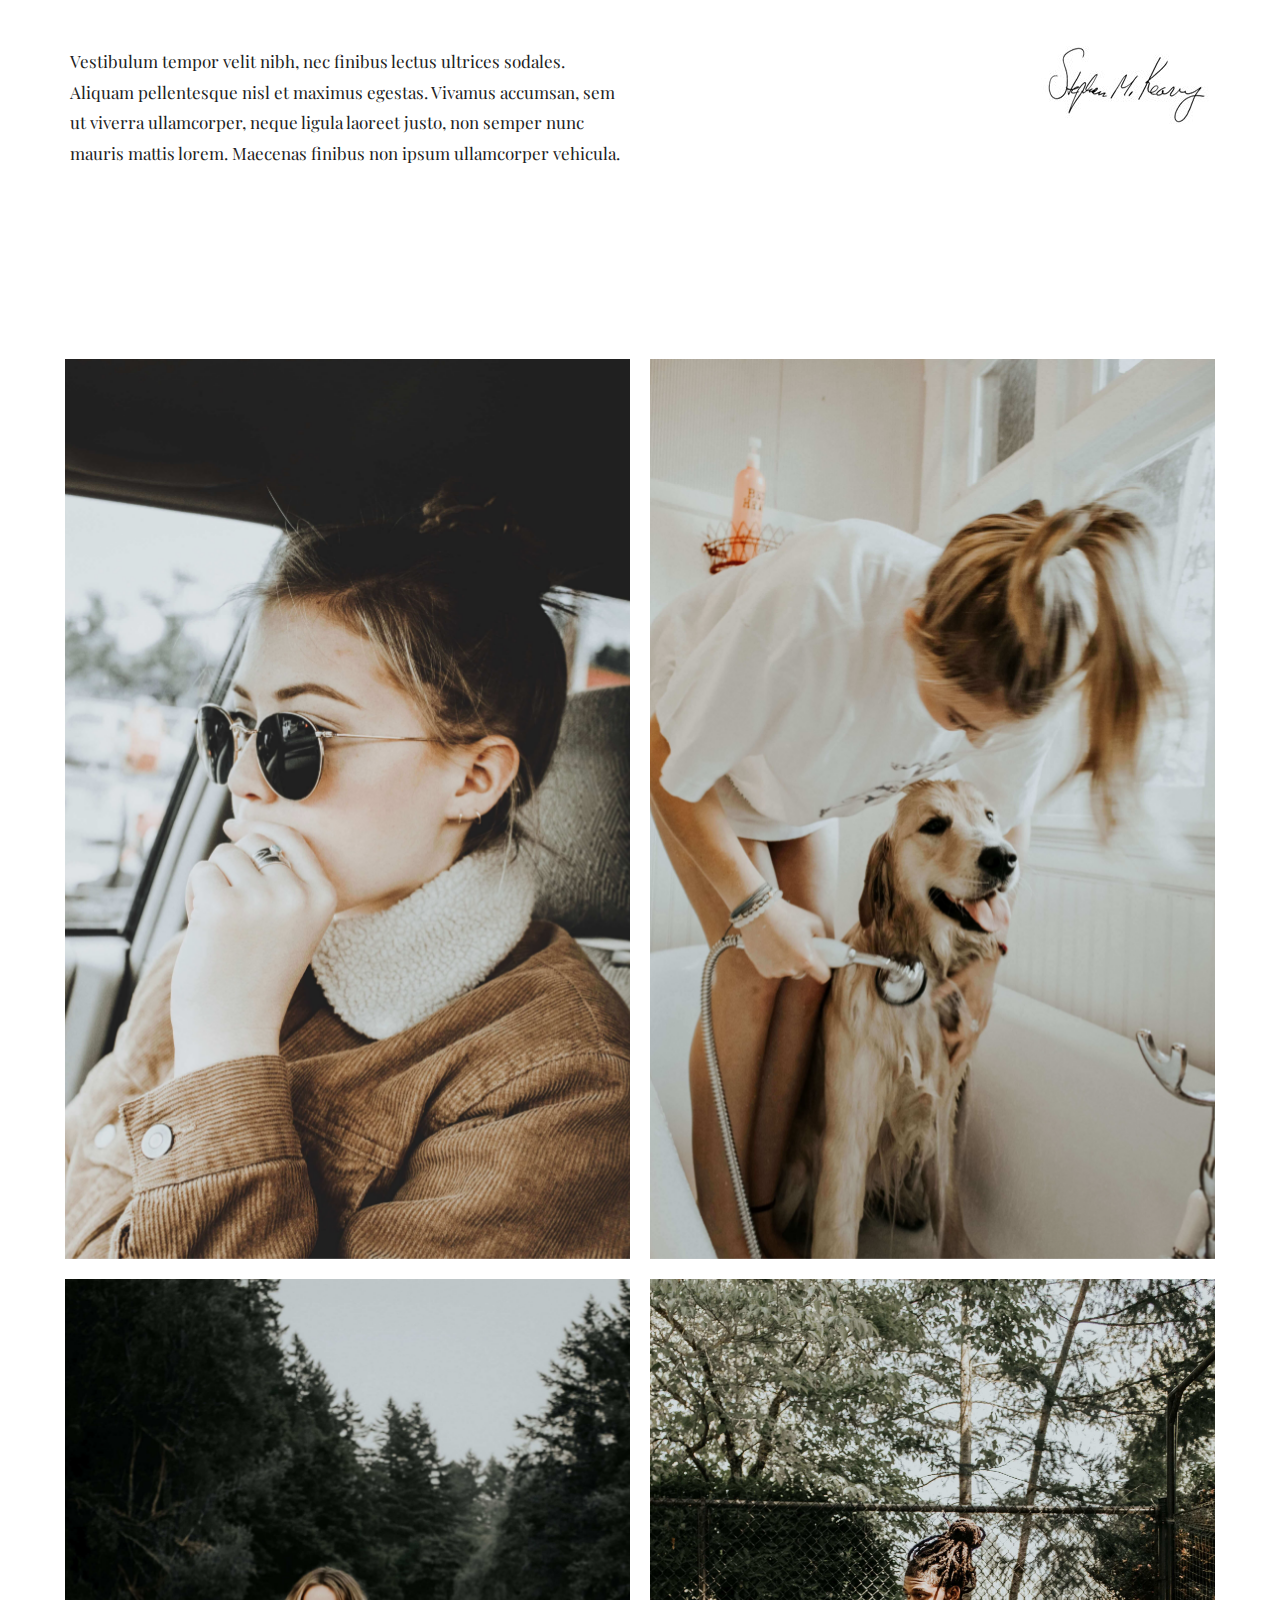
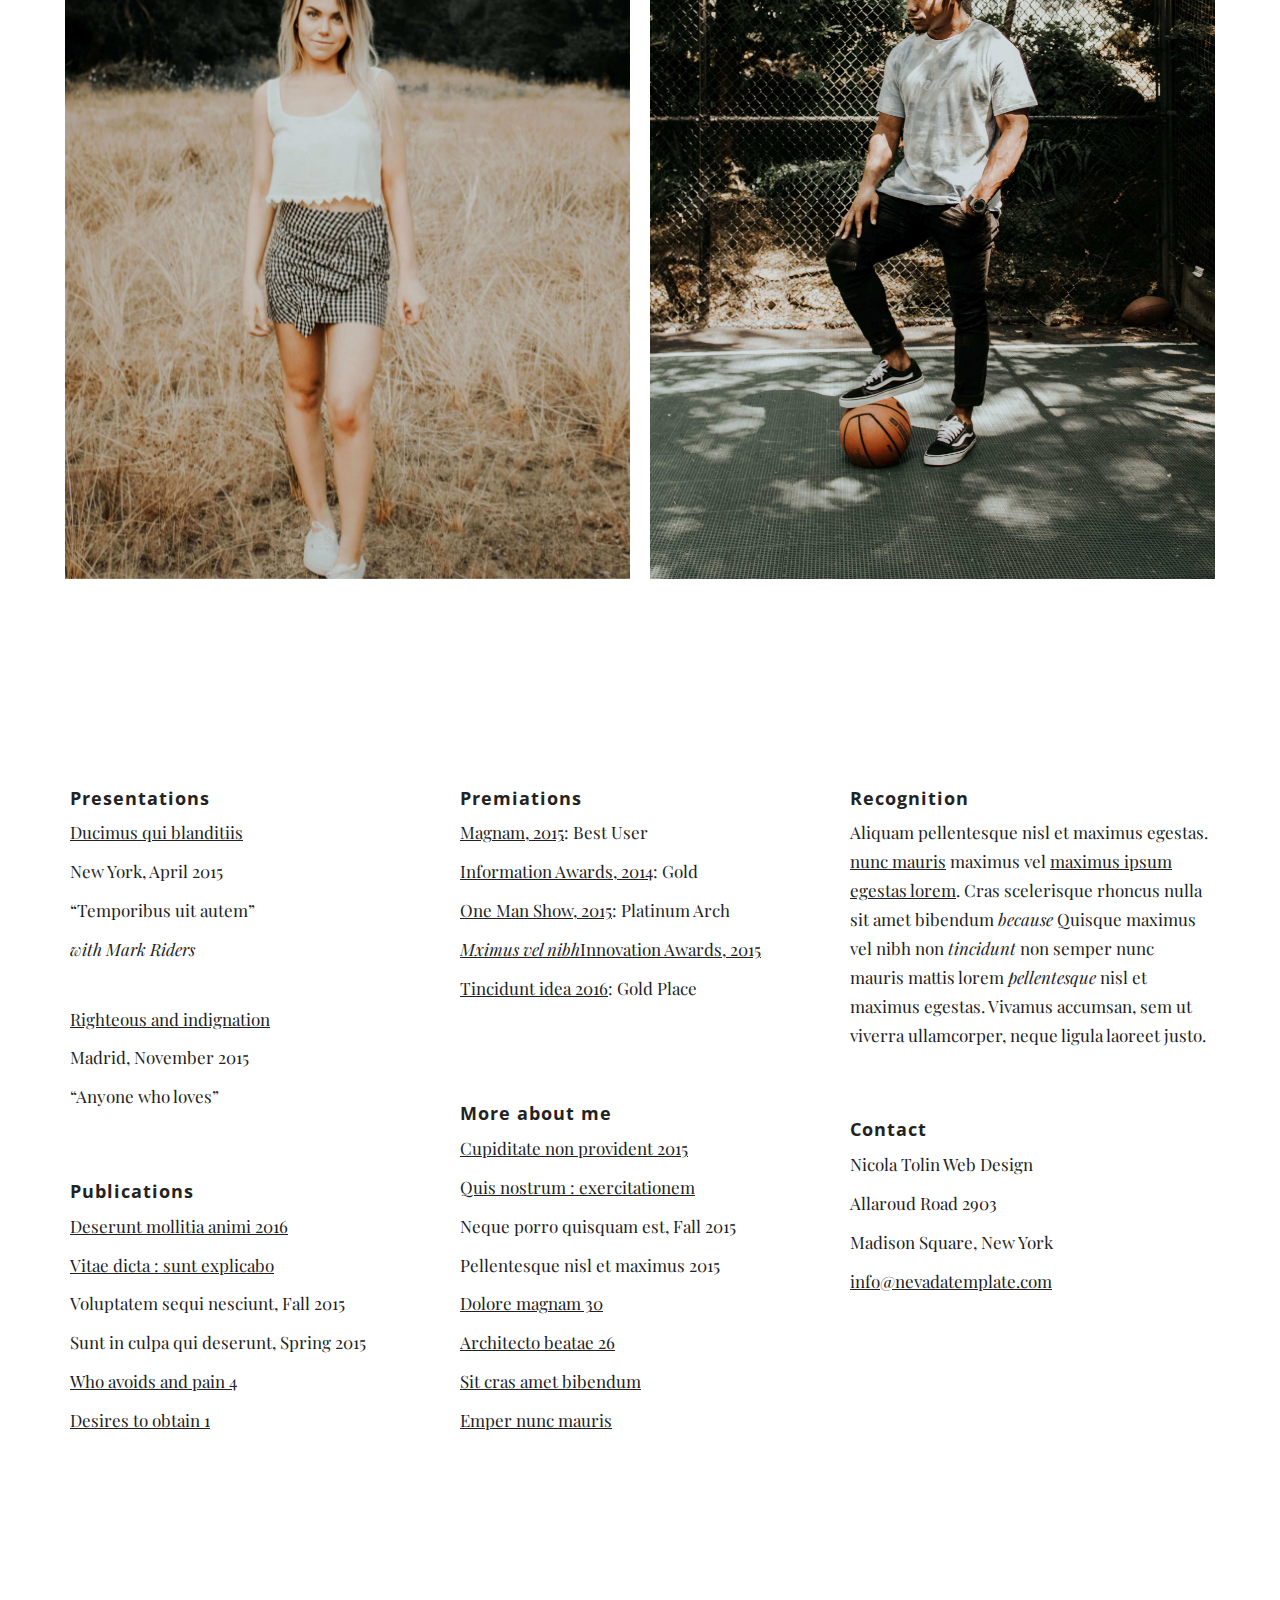
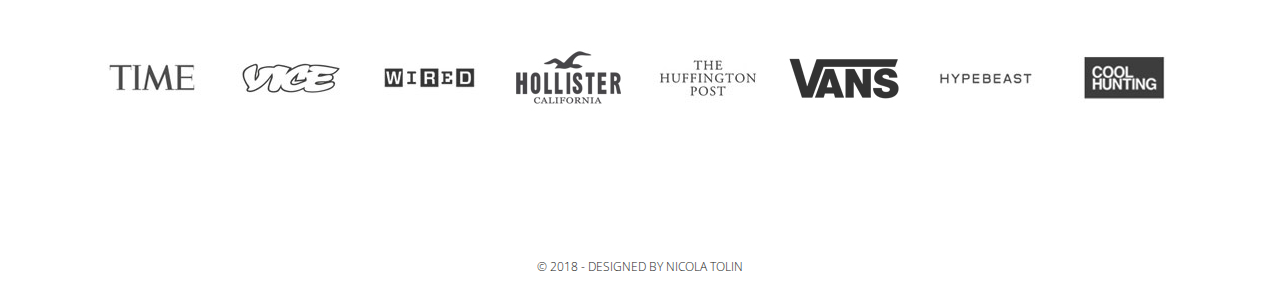
<file: sites/nevada/index.html>
<!DOCTYPE html>
<html lang="en">

<head>

    <meta charset="utf-8">
    <meta http-equiv="X-UA-Compatible" content="IE=edge">
    <meta name="viewport" content="width=device-width, initial-scale=1">
    <meta name="description" content="">
    <meta name="author" content="">

    <title>Nevada - Free HTML Bootstrap Template</title>

    <!-- Css -->
    <link href="css/bootstrap.css" rel="stylesheet">
	<link href="css/style.css" rel="stylesheet">


</head>

<body>

	<nav class="navbar navbar-default navbar-fixed-top">
		<div class="container">
			<div class="navbar-header">
				<div class="navbar-toggle collapsed" data-toggle="collapse" data-target="#main-menu">	
					<span class="bar1"></span>
					<span class="bar2"></span>
					<span class="bar3"></span>
			  </div>
				<a class="navbar-brand top" href="#">
					<img src="img/logo.png" alt="">
				</a>

			</div>

			<div class="collapse navbar-collapse" id="main-menu">
			   <ul class="nav navbar-nav navbar-right">
				<li><a href="#about">About</a></li>
				<li><a href="#portfolio">Portfolio</a></li>
				<li><a href="#press">Press</a></li>
				<li><a href="#brand">Brand</a></li>
			  </ul>
			</div><!-- /.navbar-collapse -->
		</div><!-- /.container-fluid -->
	</nav>
  



    <!-- Intro -->
	<section class="intro">
		<div class="container">
			<div class="row">
				<div class="col-lg-7">
					<p>Aliquam pellentesque nisl et maximus egestas. Vivamus accumsan, <i>sem ut viverra</i> ullamcorper, neque ligula laoreet justo, non semper nunc mauris mattis lorem. </p>
				</div>
			</div>
		</div>
	</section>

	
	<!-- Slider -->
	<section class="slider">
		<div class="container-fluid">
			<div class="row no-gutter">
				<div class="col-lg-12">
					<div id="myCarousel" class="carousel slide" data-ride="carousel">

					  <!-- Wrapper for slides -->
					  <div class="carousel-inner" role="listbox">
						<div class="item active">
						  <img src="img/slide-1.jpg" alt="slide">
						</div>

						<div class="item">
						  <img src="img/slide-2.jpg" alt="slide">
						</div>

						<div class="item">
						  <img src="img/slide-3.jpg" alt="slide">
						</div>

						<div class="item">
						  <img src="img/slide-4.jpg" alt="slide">
						</div>
					  </div>
					  
					</div>
				</div>
			</div>
		</div>
	</section>
	
	
	<!-- About -->
	<section class="about" id="about">
		<div class="container about">
			<div class="row">
				<div class="col-md-6 big-letter">
					<p>
						Donec quis leo leo. Pellentesque habitant morbi tristique senectus et netus et malesuada fames ac turpis egestas. 
						Cras scelerisque rhoncus nulla sit amet bibendum. Quisque maximus vel nibh non tincidunt. Mauris felis felis, porta 
						vitae sem sed, auctor consequat diam. Sed eu magna ultricies, convallis elit vel, lacinia ante. 
					</p>
					<br>
					<p>
						Vestibulum tempor velit nibh, nec finibus lectus ultrices sodales. Aliquam pellentesque nisl et maximus egestas. Vivamus accumsan, sem ut viverra
						ullamcorper, neque ligula laoreet justo, non semper nunc mauris mattis lorem. Maecenas finibus non ipsum ullamcorper vehicula.
					</p>
				</div>
				<div class="col-md-6">
					<p>
						Aliquam pellentesque nisl et maximus egestas. Vivamus accumsan, sem ut viverra ullamcorper, neque ligula laoreet justo, 
						non semper nunc mauris mattis lorem. Quisque maximus vel nibh non tincidunt. Mauris felis felis, porta 
						vitae sem sed, auctor consequat diam. Sed eu magna ultricies, convallis elit vel, lacinia ante. Vestibulum tempor velit 
						nibh, nec finibus lectus ultrices sodales
					</p>
					<br>
					<img class="pull-right" src="img/signature.jpg" alt="signature">
				</div>
			</div>
		</div>
	</section>
	

	
	
	<!-- Gallery -->
	<section id="portfolio">
		<div class="container">
			<div class="row">
			
			
				<div class="col-md-6 thumbnail">
					<div class="hovereffect">
						<div class="col-md-12 photo-1"></div>
							<a href="#mybox" data-toggle="modal" data-slide-to="0">
								<div class="overlay">
									<h2>Vivamus accumsan</h2>
									<p>Lacinia ipsum</p> 
								</div>
							</a>
					</div>
				</div>
				
				
				<div class="col-md-6 thumbnail">
					<div class="hovereffect">
						<div class="col-md-12 photo-2"></div>
							<a href="#mybox" data-toggle="modal" data-slide-to="1">
								<div class="overlay">
									<h2>Lacinia ante</h2>
									<p>Aliquam pellentesque</p> 
								</div>
							</a>
					</div>
				</div>
				
				
			</div>
		</div>
		
		<div class="container">
			<div class="row">
			
			
				<div class="col-md-6 thumbnail">
					<div class="hovereffect">
						<div class="col-md-12 photo-3"></div>
							<a href="#mybox" data-toggle="modal" data-slide-to="2">
								<div class="overlay">
									<h2>Ultris sodales</h2>
									<p>Quisque maximu</p> 
								</div>
							</a>
					</div>
				</div>
				
				
				<div class="col-md-6 thumbnail">
					<div class="hovereffect">
						<div class="col-md-12 photo-4"></div>
							<a href="#mybox" data-toggle="modal" data-slide-to="3">
								<div class="overlay">
									<h2>Quisque maximu</h2>
									<p>Sed eu magna</p> 
								</div>
							</a>
					</div>
				</div>
				
				
			</div>
		</div>	
	</section>
		
	
	<!-- End Gallery -->

	
	<div class="container">
	  <div class="modal fade and carousel slide" id="mybox">
		<div class="modal-dialog">
		  <div class="modal-content">
			<div class="modal-body">
			  
			  <button class="close" data-dismiss="modal" type="button">×</button>
			  
			  
			  <div class="carousel-inner">
					<div class="item active">
					  <img src="img/1.jpg" alt="slide">
					</div>
					<div class="item">
					  <img src="img/2.jpg" alt="slide">
					</div>
					<div class="item">
					  <img src="img/3.jpg" alt="slide">
					</div>
					<div class="item">
					  <img src="img/4.jpg" alt="slide">
					</div>
			  </div><!-- /.carousel-inner -->
			  
			  
			  <a class="left carousel-control" href="#mybox" role="button" data-slide="prev">
				<span class="glyphicon glyphicon-chevron-left"></span>
			  </a>
			  <a class="right carousel-control" href="#mybox" role="button" data-slide="next">
				<span class="glyphicon glyphicon-chevron-right"></span>
			  </a>
			  
			</div><!-- /.modal-body -->
		  </div><!-- /.modal-content -->
		</div><!-- /.modal-dialog -->
	  </div><!-- /.modal -->
	</div><!-- /.container -->
	
	
	
	
	
	<!-- Press -->
	<section class="press" id="press">
		<div class="container about">
			<div class="row">
				<div class="col-md-4">
					<h4>Presentations </h4>
					<p><a href="#" target="_blank">Ducimus qui blanditiis </a></p>
					<p>New York, April 2015</p>
					<p>“Temporibus uit autem”</p>
					<p><em>with Mark Riders</em></p>
					
					<br>
					
					<p><a href="#" target="_blank">Righteous and indignation</a></p>
					<p>Madrid, November 2015</p>
					<p>“Anyone who loves”</p>
					<br>
					
					<h4>Publications</h4>
					<p><a href="#" target="_blank">Deserunt mollitia animi 2016</a></p>
					<p><a href="#" target="_blank">Vitae dicta : sunt explicabo</a></p>
					<p>Voluptatem sequi nesciunt, Fall 2015</p>
					<p>Sunt in culpa qui deserunt, Spring 2015</p>
					<p><a href="#" target="_blank">Who avoids and pain 4</a></p>
					<p><a href="#" target="_blank">Desires to obtain 1</a></p>
				</div>
				
				
				<div class="col-md-4">
					<h4>Premiations </h4>
					<p><a href="#" target="_blank">Magnam, 2015</a>: Best User</p>
					<p><a href="#" target="_blank">Information Awards, 2014</a>: Gold </p>
					<p><a href="#" target="_blank">One Man Show, 2015</a>: Platinum Arch</p>
					<p><a href="#" target="_blank"><em>Mximus vel nibh</em>Innovation Awards, 2015</a></p>
					<p><a href="#" target="_blank">Tincidunt idea 2016</a>: Gold Place</p>
					<br><br>
							  
							  
					<h4>More about me</h4>
					<p><a href="#" target="_blank">Cupiditate non provident 2015</a></p>
					<p><a href="#" target="_blank">Quis nostrum : exercitationem</a></p>
					<p>Neque porro quisquam est, Fall 2015</p>
					<p>Pellentesque nisl et maximus 2015</p>
					<p><a href="#" target="_blank">Dolore magnam 30</a></p>
					<p><a href="#" target="_blank">Architecto beatae 26</a></p>
					<p><a href="#" target="_blank">Sit cras amet bibendum</a></p>
					<p><a href="#" target="_blank">Emper nunc mauris</a></p>
				</div>
				
				
				<div class="col-md-4">
					<h4>Recognition </h4>
						<p>
							Aliquam pellentesque nisl et maximus egestas.  <a href="#" target="_blank">nunc mauris</a> maximus vel <a href="#">maximus ipsum egestas lorem</a>. 
							Cras scelerisque rhoncus nulla sit amet bibendum <em>because</em> Quisque maximus vel nibh non <em>tincidunt</em> non semper nunc mauris mattis lorem <em>pellentesque</em> nisl et maximus egestas. Vivamus accumsan, sem ut viverra ullamcorper, neque ligula laoreet justo.
						</p>
					<br>
						 
					<h4>Contact </h4>
					<p>Nicola Tolin Web Design</p>
					<p>Allaroud Road 2903</p>
					<p>Madison Square, New York</p>
					<p><a href="mailto:info@nevadatemplate.com">info@nevadatemplate.com</a></p>
					<br><br>
				</div>
			</div>
		</div>
	</section>
	
	
	<!-- Brand -->
	<section id="brand">
		<div class="container">
			<div class="row">
				<div class="col-md-12">
				   <ul class="logo-list list-inline text-center">
					<li><a href="#" target="_blank"><img src="img/logos/logo1.jpg" alt="client logo" class="img-responsive"/></a></li>
					<li><a href="#" target="_blank"><img src="img/logos/logo2.jpg" alt="client logo" class="img-responsive"/></a></li>
					<li><a href="#" target="_blank"><img src="img/logos/logo3.jpg" alt="client logo" class="img-responsive"/></a></li>
					<li><a href="#" target="_blank"><img src="img/logos/logo4.jpg" alt="client logo" class="img-responsive"/></a></li>
					<li><a href="#" target="_blank"><img src="img/logos/logo5.jpg" alt="client logo" class="img-responsive"/></a></li>
					<li><a href="#" target="_blank"><img src="img/logos/logo6.jpg" alt="client logo" class="img-responsive"/></a></li>
					<li><a href="#" target="_blank"><img src="img/logos/logo7.jpg" alt="client logo" class="img-responsive"/></a></li>
					<li><a href="#" target="_blank"><img src="img/logos/logo8.jpg" alt="client logo" class="img-responsive"/></a></li>
				  </ul>
				</div>
			</div>
		</div>
	</section>
	
	
	<!-- Copyright -->
	<footer>
		<div class="container">
			<p class="text-center">© 2018 - Designed by <a href="http://www.nicolatolin.com">Nicola Tolin</a></p>
		</div>
	</footer>
	
	<a href="#page-top" class="cd-top">Top</a>
	

    <!-- script -->
    <script src="js/jquery.js"></script>
    <script src="js/bootstrap.min.js"></script>
	<script src="js/modernizr.js"></script>
	<script src="js/script.js"></script>
	
	

</body>
</html>
</file>
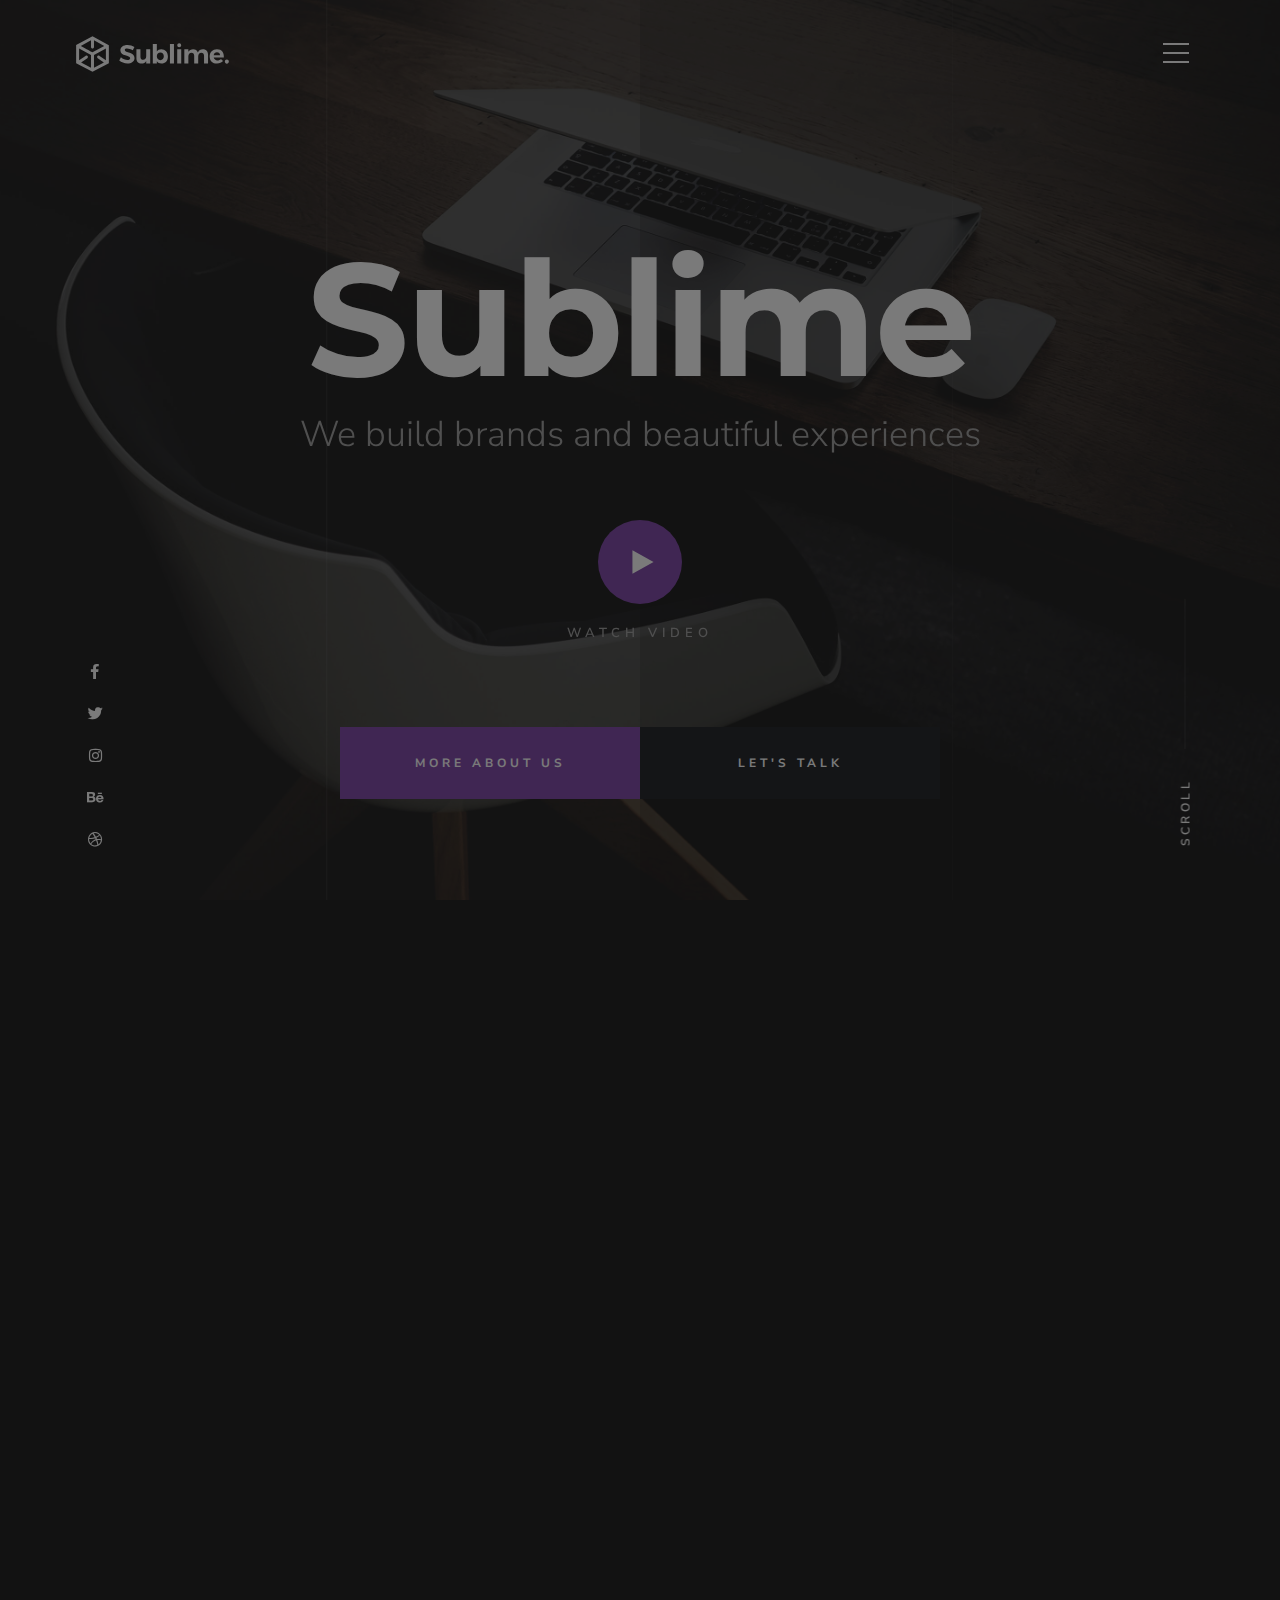
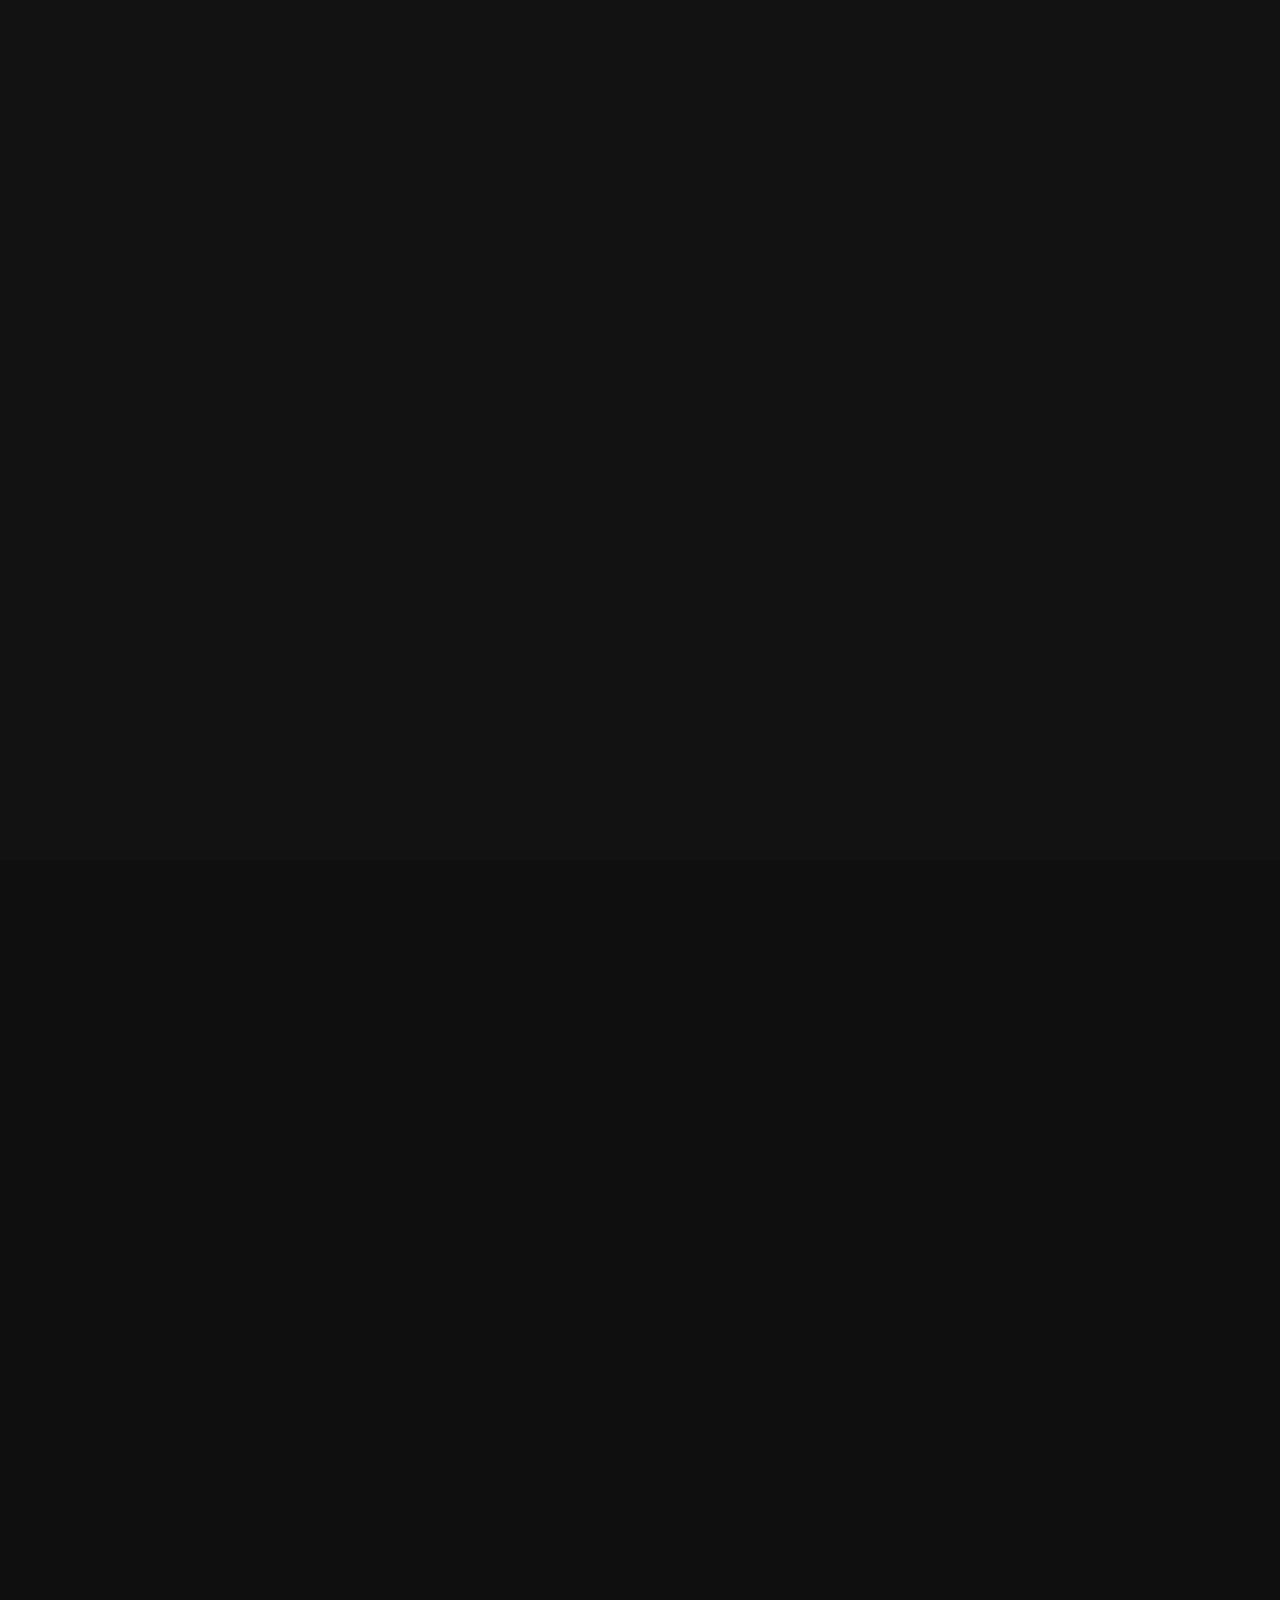
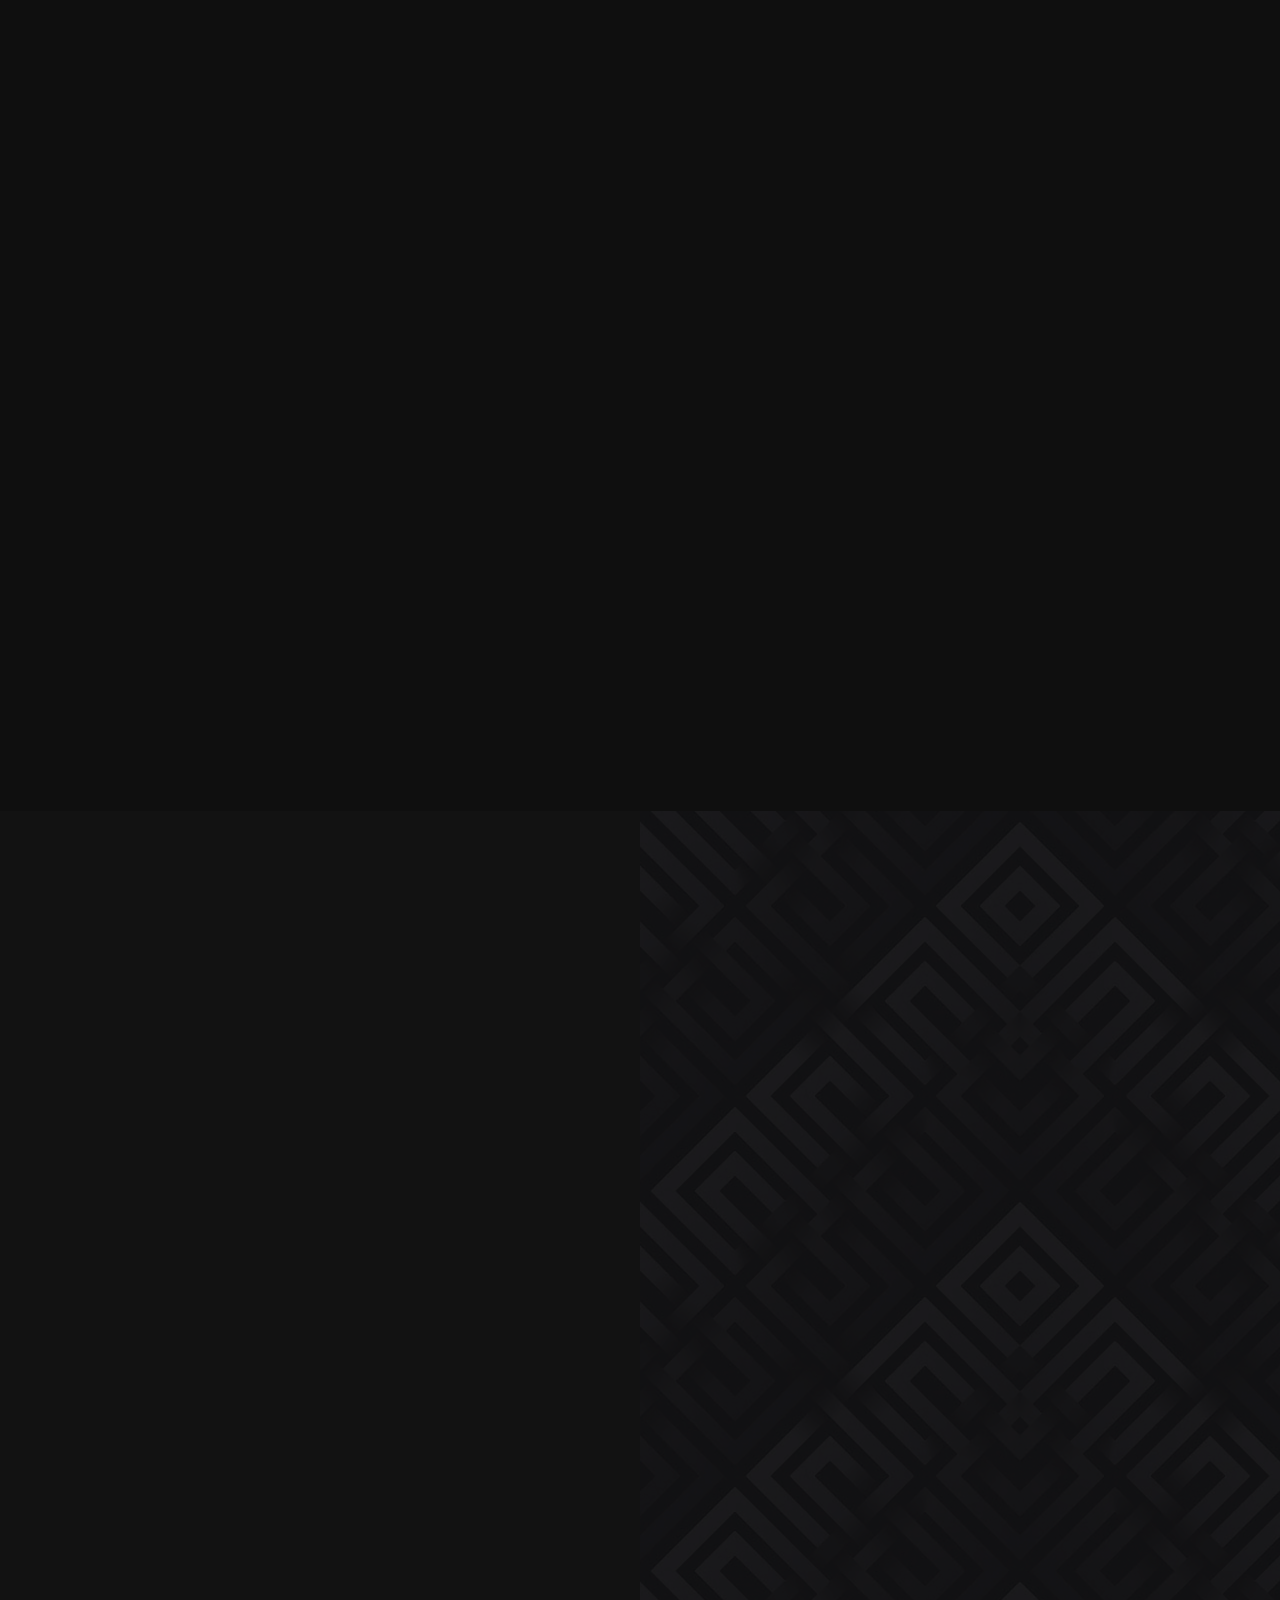
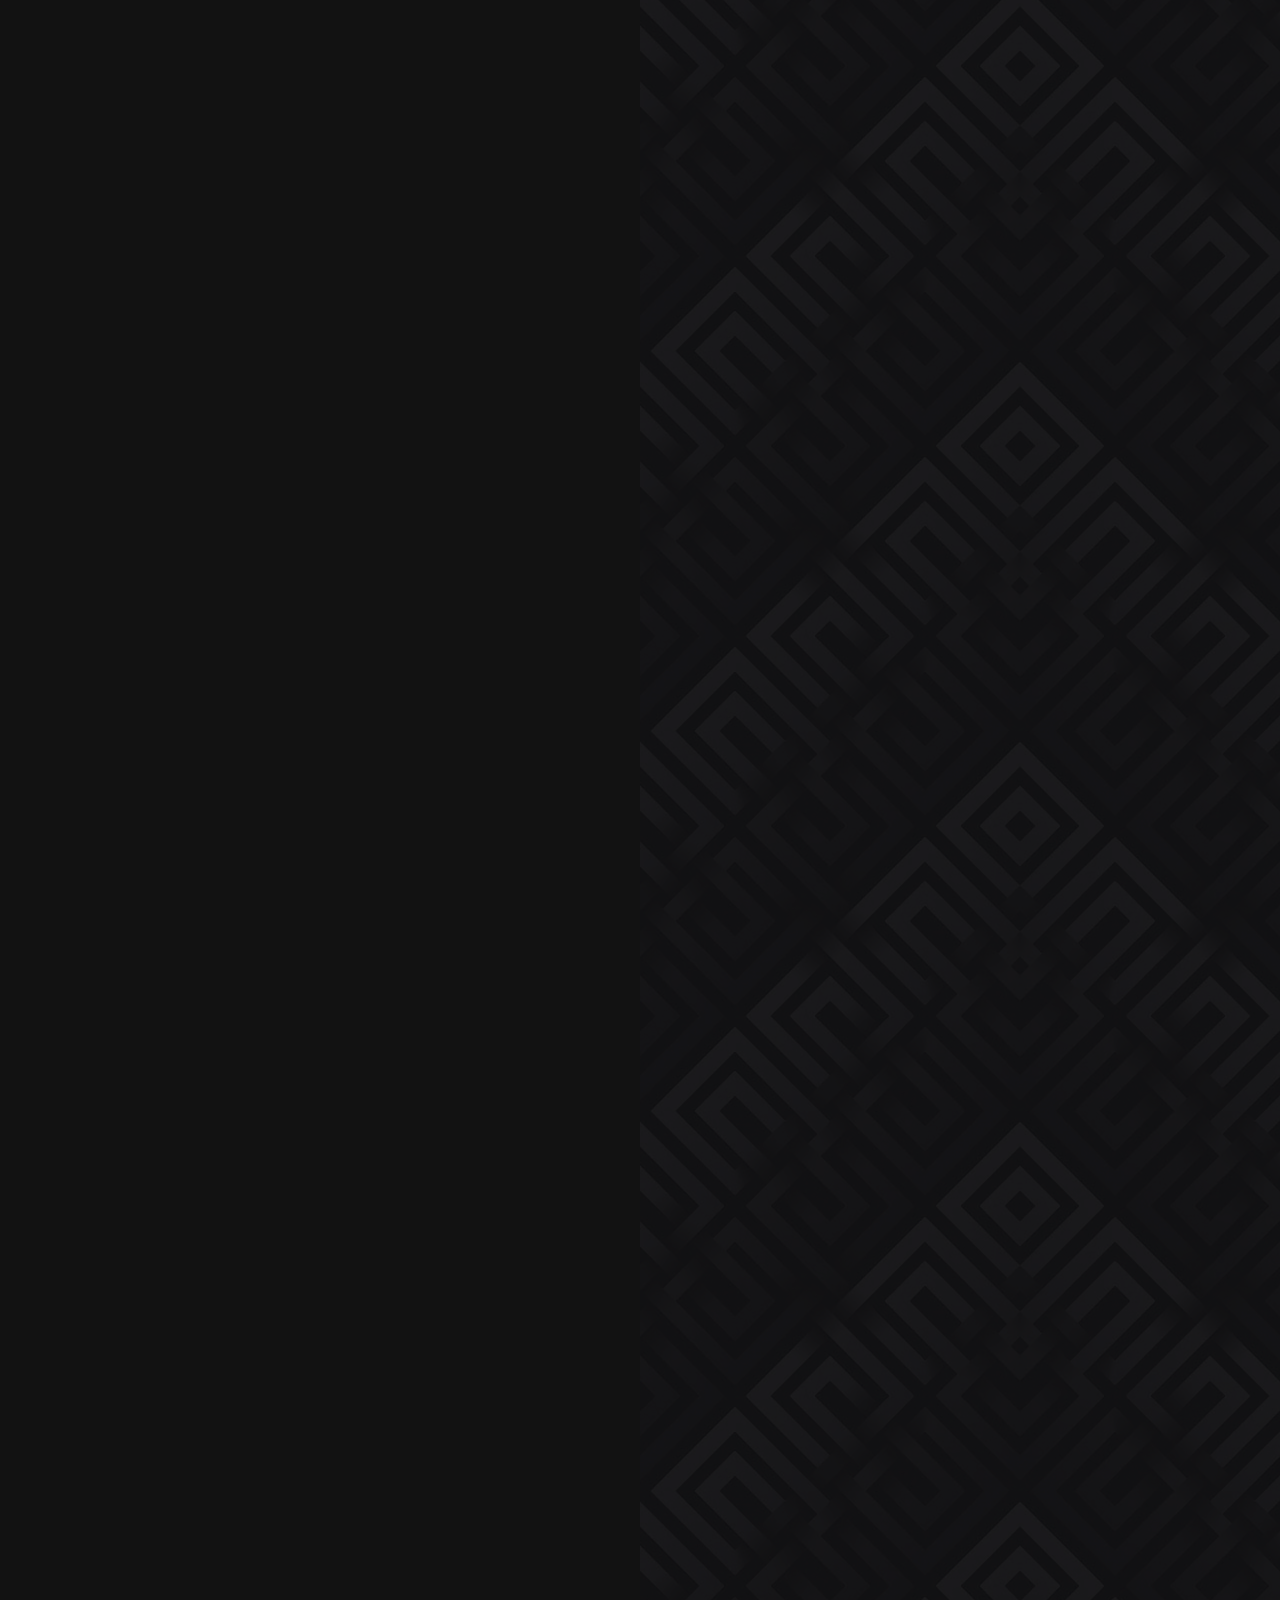
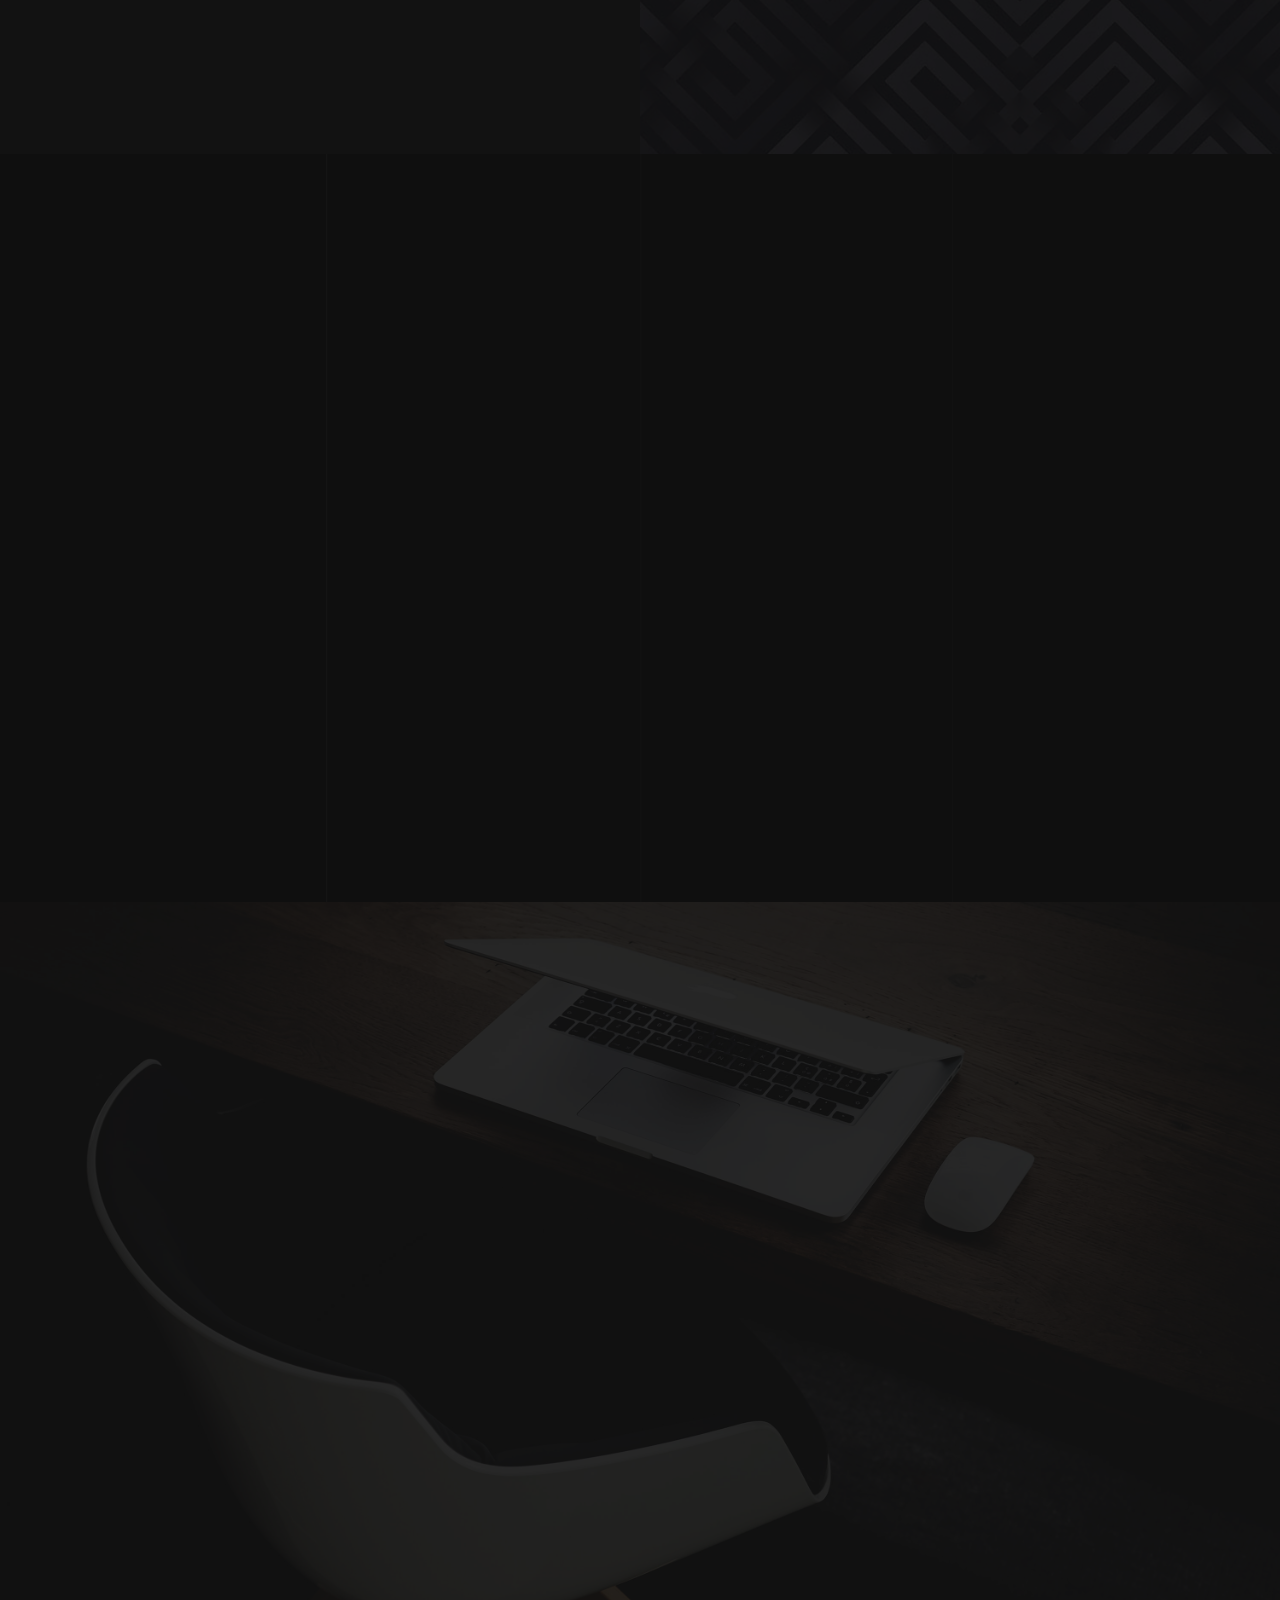
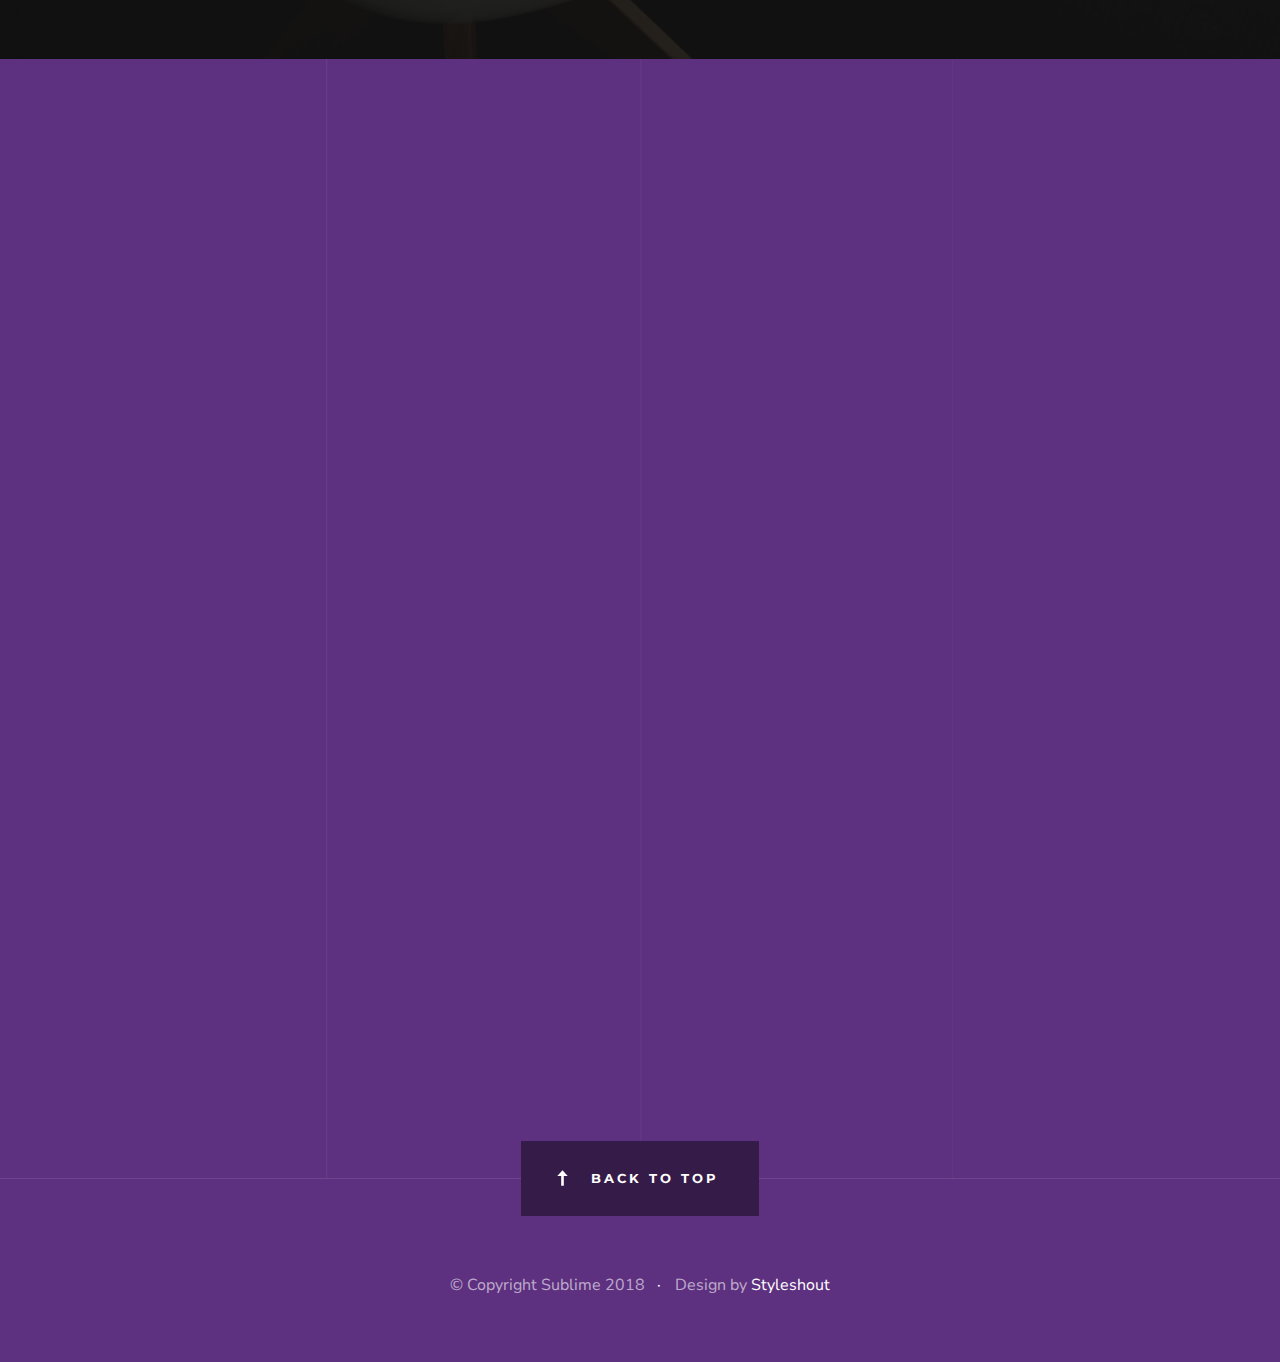
<file: sites/sublime/index.html>
<!DOCTYPE html>
<html class="no-js" lang="en">
<head>

    <!--- basic page needs
    ================================================== -->
    <meta charset="utf-8">
    <title>Sublime</title>
    <meta name="description" content="">
    <meta name="author" content="">

    <!-- mobile specific metas
    ================================================== -->
    <meta name="viewport" content="width=device-width, initial-scale=1">

    <!-- CSS
    ================================================== -->
    <link rel="stylesheet" href="css/base.css">
    <link rel="stylesheet" href="css/vendor.css">
    <link rel="stylesheet" href="css/main.css">

    <!-- script
    ================================================== -->
    <script src="js/modernizr.js"></script>

    <!-- favicons
    ================================================== -->
    <link rel="shortcut icon" href="favicon.ico" type="image/x-icon">
    <link rel="icon" href="favicon.ico" type="image/x-icon">

</head>


<body id="top">
    
    <!-- preloader
    ================================================== -->
    <div id="preloader">
        <div id="loader" class="dots-jump">
            <div></div>
            <div></div>
            <div></div>
        </div>
    </div>

    <!-- header
    ================================================== -->
    <header class="s-header">

        <div class="header-logo">
            <a class="site-logo" href="index.html">
                <img src="images/logo.svg" alt="Homepage">
            </a>
        </div> <!-- end header-logo -->

        <nav class="header-nav">

            <a href="#0" class="header-nav__close" title="close"><span>Close</span></a>

            <h3>Navigate to</h3>

            <div class="header-nav__content">
                
                <ul class="header-nav__list">
                    <li><a class="smoothscroll"  href="#home" title="home">Home</a></li>
                    <li><a class="smoothscroll"  href="#about" title="about">About</a></li>
                    <li><a class="smoothscroll"  href="#services" title="services">Services</a></li>
                    <li><a class="smoothscroll"  href="#works" title="works">Works</a></li>
                    <li><a class="smoothscroll"  href="#contact" title="contact">Contact</a></li>
                </ul>
    
                <p>Perspiciatis hic praesentium nesciunt. Et neque a dolorum <a href='#0'>voluptatem</a> porro iusto sequi veritatis libero enim. Iusto id suscipit veritatis neque reprehenderit.</p>
    
                <ul class="header-nav__social">
                    <li>
                        <a href="#0"><i class="fab fa-facebook"></i></a>
                    </li>
                    <li>
                        <a href="#0"><i class="fab fa-twitter"></i></a>
                    </li>
                    <li>
                        <a href="#0"><i class="fab fa-instagram"></i></a>
                    </li>
                    <li>
                        <a href="#0"><i class="fab fa-behance"></i></a>
                    </li>
                    <li>
                        <a href="#0"><i class="fab fa-dribbble"></i></a>
                    </li>
                </ul>

            </div> <!-- end header-nav__content -->

        </nav> <!-- end header-nav -->

        <a class="header-menu-toggle" href="#0">
            <span class="header-menu-icon"></span>
        </a>

    </header> <!-- end s-header -->


    <!-- home
    ================================================== -->
    <section id="home" class="s-home page-hero target-section" data-parallax="scroll" data-image-src="images/hero-bg.jpg" data-natural-width=3000 data-natural-height=2000 data-position-y=center>

        <div class="grid-overlay">
            <div></div>
        </div>

        <div class="home-content">

            <div class="row home-content__main">

                <h1>
                Sublime
                </h1>

                <h3>
                We build brands and beautiful experiences
                </h3>

                <div class="home-content__video">
                    <a class="video-link" href="https://player.vimeo.com/video/117310401?color=01aef0&title=0&byline=0&portrait=0" data-lity>
                        <span class="video-icon"></span>
                        <span class="video-text">Watch Video</span>
                    </a>
                </div>

                <div class="home-content__button">
                    <a href="#about" class="smoothscroll btn btn--primary btn--large">
                        More About Us
                    </a>
                    <a href="#contact" class="smoothscroll btn btn--large">
                        Let's Talk
                    </a>
                </div>

            </div> <!-- end home-content__main -->

            <div class="home-content__scroll">
                <a href="#about" class="scroll-link smoothscroll">
                    Scroll
                </a>
            </div>

        </div> <!-- end home-content -->

        <ul class="home-social">
            <li>
                <a href="#0"><i class="fab fa-facebook-f" aria-hidden="true"></i><span>Facebook</span></a>
            </li>
            <li>
                <a href="#0"><i class="fab fa-twitter" aria-hidden="true"></i><span>Twiiter</span></a>
            </li>
            <li>
                <a href="#0"><i class="fab fa-instagram" aria-hidden="true"></i><span>Instagram</span></a>
            </li>
            <li>
                <a href="#0"><i class="fab fa-behance" aria-hidden="true"></i><span>Behance</span></a>
            </li>
            <li>
                <a href="#0"><i class="fab fa-dribbble" aria-hidden="true"></i><span>Dribbble</span></a>
            </li>
        </ul> <!-- end home-social -->

    </section> <!-- end s-home -->


    <!-- about
    ================================================== -->
    <section id="about" class="s-about target-section">

        <div class="row section-header bit-narrow" data-aos="fade-up">
            <div class="col-full">
                <h3 class="subhead">Who We Are</h3>
                <h1 class="display-1">
                We are Sublime, a design and branding agency with partners worldwide. We design thoughtful digital experiences
                and beautiful brand aesthetics.
                </h1>
            </div>
        </div> <!-- end section-header -->

        <div class="row bit-narrow" data-aos="fade-up">
            <div class="col-full">
                <p class="lead">
                Curabitur arcu erat, accumsan id imperdiet et, porttitor at sem. Donec rutrum congue leo eget malesuada. Lorem ipsum dolor sit amet, consectetur adipisicing elit, sed do eiusmod tempor incididunt ut labore et dolore magna aliqua. Ut enim ad minim veniam, quis nostrud exercitation ullamco laboris nisi ut aliquip ex ea commodo consequat. Duis aute irure dolor in reprehenderit in voluptate velit esse. 
                </p>
            </div>
        </div> <!-- end about-desc -->

        <div class="row bit-narrow">
                
            <div class="about-process process block-1-2 block-tab-full">

                <div class="col-block item-process" data-aos="fade-up">
                    <div class="item-process__text">
                        <h4 class="item-title">Define</h4>
                        <p>
                        Quos dolores saepe mollitia deserunt accusamus autem reprehenderit. Voluptas facere animi explicabo non quis magni recusandae. 
                        Numquam debitis pariatur omnis facere unde. Laboriosam minus amet nesciunt est. Et saepe eos maxime tempore quasi deserunt ab.
                        </p>
                    </div>
                </div>
                <div class="col-block item-process" data-aos="fade-up">
                    <div class="item-process__text">
                        <h4 class="item-title">Design</h4>
                        <p>
                        Quos dolores saepe mollitia deserunt accusamus autem reprehenderit. Voluptas facere animi explicabo non quis magni recusandae. 
                        Numquam debitis pariatur omnis facere unde. Laboriosam minus amet nesciunt est. Et saepe eos maxime tempore quasi deserunt ab.
                        </p>
                    </div>
                </div>
                <div class="col-block item-process" data-aos="fade-up">
                    <div class="item-process__text">
                        <h4 class="item-title">Build</h4>
                        <p>
                        Quos dolores saepe mollitia deserunt accusamus autem reprehenderit. Voluptas facere animi explicabo non quis magni recusandae. 
                        Numquam debitis pariatur omnis facere unde. Laboriosam minus amet nesciunt est. Et saepe eos maxime tempore quasi deserunt ab.
                        </p>
                    </div>
                </div>
                <div class="col-block item-process" data-aos="fade-up">
                    <div class="item-process__text">
                        <h4 class="item-title">Launch</h4>
                        <p>
                        Quos dolores saepe mollitia deserunt accusamus autem reprehenderit. Voluptas facere animi explicabo non quis magni recusandae. 
                        Numquam debitis pariatur omnis facere unde. Laboriosam minus amet nesciunt est. Et saepe eos maxime tempore quasi deserunt ab.
                        </p>
                    </div>
                </div>

            </div> <!-- end process -->

        </div> <!-- end row -->

    </section> <!-- end s-about -->


    <!-- services
    ================================================== -->
    <section id='services' class="s-services target-section darker">

        <div class="row section-header bit-narrow" data-aos="fade-up">
            <div class="col-full">
                <h3 class="subhead">What we do</h3>
                <h1 class="display-1">
                We take pride in what we do. Our services are designed to help 
                your business stand out and turn your ideas into digital realities.
                </h1>
            </div>
        </div> <!-- end section-header -->

        <div class="row bit-narrow services block-1-2 block-tab-full">

            <div class="col-block item-service" data-aos="fade-up">
                <div class="item-service__icon">
                    <i class="icon-star"></i>
                </div>
                <div class="item-service__text">
                    <h3 class="item-title">Brand Identity</h3>
                    <p>Nemo cupiditate ab quibusdam quaerat impedit magni. Earum suscipit ipsum laudantium. 
                    Quo delectus est. Maiores voluptas ab sit natus veritatis ut. Debitis nulla cumque veritatis.
                    Sunt suscipit voluptas ipsa in tempora esse soluta sint.
                    </p>
                </div>
            </div>

            <div class="col-block item-service" data-aos="fade-up">
                <div class="item-service__icon">
                    <i class="icon-group"></i>
                </div>
                <div class="item-service__text">
                    <h3 class="item-title">Illustration</h3>
                    <p>Nemo cupiditate ab quibusdam quaerat impedit magni. Earum suscipit ipsum laudantium. 
                    Quo delectus est. Maiores voluptas ab sit natus veritatis ut. Debitis nulla cumque veritatis.
                    Sunt suscipit voluptas ipsa in tempora esse soluta sint.
                    </p>
                </div>
            </div>

            <div class="col-block item-service" data-aos="fade-up">
                <div class="item-service__icon">
                    <i class="icon-pie-chart"></i>
                </div>  
                <div class="item-service__text">
                    <h3 class="item-title">Marketing</h3>
                    <p>Nemo cupiditate ab quibusdam quaerat impedit magni. Earum suscipit ipsum laudantium. 
                    Quo delectus est. Maiores voluptas ab sit natus veritatis ut. Debitis nulla cumque veritatis.
                    Sunt suscipit voluptas ipsa in tempora esse soluta sint.
                    </p>
                </div>
            </div>

            <div class="col-block item-service" data-aos="fade-up">
                <div class="item-service__icon">
                    <i class="icon-image"></i>
                </div>
                <div class="item-service__text">
                    <h3 class="item-title">Photography</h3>
                    <p>Nemo cupiditate ab quibusdam quaerat impedit magni. Earum suscipit ipsum laudantium. 
                    Quo delectus est. Maiores voluptas ab sit natus veritatis ut. Debitis nulla cumque veritatis.
                    Sunt suscipit voluptas ipsa in tempora esse soluta sint.
                    </p>
                </div>
            </div>

            <div class="col-block item-service" data-aos="fade-up">
                <div class="item-service__icon">
                    <i class="icon-cube"></i>
                </div>
                <div class="item-service__text">
                    <h3 class="item-title">UI/UX Design</h3>
                    <p>Nemo cupiditate ab quibusdam quaerat impedit magni. Earum suscipit ipsum laudantium. 
                    Quo delectus est. Maiores voluptas ab sit natus veritatis ut. Debitis nulla cumque veritatis.
                    Sunt suscipit voluptas ipsa in tempora esse soluta sint.
                    </p>
                </div>
            </div>
    
            <div class="col-block item-service" data-aos="fade-up">
                <div class="item-service__icon"><i class="icon-lego-block"></i></div>
                <div class="item-service__text">
                    <h3 class="item-title">Frontend Design</h3>
                    <p>Nemo cupiditate ab quibusdam quaerat impedit magni. Earum suscipit ipsum laudantium. 
                    Quo delectus est. Maiores voluptas ab sit natus veritatis ut. Debitis nulla cumque veritatis.
                    Sunt suscipit voluptas ipsa in tempora esse soluta sint.
                    </p>
                </div>
            </div>

        </div> <!-- end services -->

    </section> <!-- end s-services -->


    <!-- works
    ================================================== -->
    <section id="works" class="s-works target-section">

        <div class="row section-header has-bottom-sep narrow target-section" data-aos="fade-up">
            <div class="col-full">
                <h3 class="subhead">Our Works</h3>
                <h1 class="display-1">
                We create brands, products, and experiences that people love. Check out our recent works.
                </h1>
            </div>
        </div> <!-- end section-header -->

        <div class="row masonry-wrap">

            <div class="masonry">
    
                <div class="masonry__brick" data-aos="fade-up">
                    <div class="item-folio">
                            
                        <div class="item-folio__thumb">
                            <a href="images/portfolio/gallery/g-shutterbug.jpg" class="thumb-link" title="Shutterbug" data-size="1050x700">
                                <img src="images/portfolio/lady-shutterbug.jpg" 
                                     srcset="images/portfolio/lady-shutterbug.jpg 1x, images/portfolio/lady-shutterbug@2x.jpg 2x" alt="">
                            </a>
                        </div>

                        <div class="item-folio__text">
                            <h3 class="item-folio__title">
                                Shutterbug
                            </h3>
                            <p class="item-folio__cat">
                                Branding
                            </p>
                        </div>

                        <a href="https://www.behance.net/" class="item-folio__project-link" title="Project link">
                            <i class="icon-link"></i>
                        </a>

                        <div class="item-folio__caption">
                            <p>Vero molestiae sed aut natus excepturi. Et tempora numquam. Temporibus iusto quo.Unde dolorem corrupti neque nisi.</p>
                        </div>

                    </div>
                </div> <!-- end masonry__brick -->
    
                <div class="masonry__brick" data-aos="fade-up">
                    <div class="item-folio">
                            
                        <div class="item-folio__thumb">
                            <a href="images/portfolio/gallery/g-woodcraft.jpg" class="thumb-link" title="Woodcraft" data-size="1050x700">
                                <img src="images/portfolio/woodcraft.jpg" 
                                     srcset="images/portfolio/woodcraft.jpg 1x, images/portfolio/woodcraft@2x.jpg 2x" alt="">
                            </a>
                        </div>

                        <div class="item-folio__text">
                            <h3 class="item-folio__title">
                                Woodcraft
                            </h3>
                            <p class="item-folio__cat">
                                Web Design
                            </p>
                        </div>

                        <a href="https://www.behance.net/" class="item-folio__project-link" title="Project link">
                            <i class="icon-link"></i>
                        </a>

                        <div class="item-folio__caption">
                            <p>Vero molestiae sed aut natus excepturi. Et tempora numquam. Temporibus iusto quo.Unde dolorem corrupti neque nisi.</p>
                        </div>

                    </div>
                </div> <!-- end masonry__brick -->
        
                <div class="masonry__brick" data-aos="fade-up">
                    <div class="item-folio">
                            
                        <div class="item-folio__thumb">
                            <a href="images/portfolio/gallery/g-beetle.jpg" class="thumb-link" title="The Beetle Car" data-size="1050x700">
                                <img src="images/portfolio/the-beetle.jpg"
                                     srcset="images/portfolio/the-beetle.jpg 1x, images/portfolio/the-beetle@2x.jpg 2x" alt="">
                            </a>
                        </div>

                        <div class="item-folio__text">
                            <h3 class="item-folio__title">
                                The Beetle
                            </h3>
                            <p class="item-folio__cat">
                                Web Development
                            </p>
                        </div>

                        <a href="https://www.behance.net/" class="item-folio__project-link" title="Project link">
                            <i class="icon-link"></i>
                        </a>

                        <div class="item-folio__caption">
                            <p>Vero molestiae sed aut natus excepturi. Et tempora numquam. Temporibus iusto quo.Unde dolorem corrupti neque nisi.</p>
                        </div>

                    </div>
                </div> <!-- end masonry__brick -->
        
                <div class="masonry__brick" data-aos="fade-up">
                    <div class="item-folio">
                            
                        <div class="item-folio__thumb">
                            <a href="images/portfolio/gallery/g-salad.jpg" class="thumb-link" title="Grow Green" data-size="1050x700">
                                <img src="images/portfolio/salad.jpg" 
                                     srcset="images/portfolio/salad.jpg 1x, images/portfolio/salad@2x.jpg 2x" alt="">
                            </a>
                        </div>

                        <div class="item-folio__text">
                            <h3 class="item-folio__title">
                                Salad
                            </h3>
                            <p class="item-folio__cat">
                                Branding
                            </p>
                        </div>

                        <a href="https://www.behance.net/" class="item-folio__project-link" title="Project link">
                            <i class="icon-link"></i>
                        </a>

                        <div class="item-folio__caption">
                            <p>Vero molestiae sed aut natus excepturi. Et tempora numquam. Temporibus iusto quo.Unde dolorem corrupti neque nisi.</p>
                        </div>

                    </div>
                </div> <!-- end masonry__brick -->
    
                <div class="masonry__brick" data-aos="fade-up">
                    <div class="item-folio">
                            
                        <div class="item-folio__thumb">
                            <a href="images/portfolio/gallery/g-lamp.jpg" class="thumb-link" title="Guitarist" data-size="1050x700">
                                <img src="images/portfolio/lamp.jpg" 
                                     srcset="images/portfolio/lamp.jpg 1x, images/portfolio/lamp@2x.jpg 2x" alt="">
                            </a>
                        </div>

                        <div class="item-folio__text">
                            <h3 class="item-folio__title">
                                Lamp
                            </h3>
                            <p class="item-folio__cat">
                                Web Design
                            </p>
                        </div>

                        <a href="https://www.behance.net/" class="item-folio__project-link" title="Project link">
                            <i class="icon-link"></i>
                        </a>

                        <div class="item-folio__caption">
                            <p>Vero molestiae sed aut natus excepturi. Et tempora numquam. Temporibus iusto quo.Unde dolorem corrupti neque nisi.</p>
                        </div>

                    </div>
                </div> <!-- end masonry__brick -->
        
                <div class="masonry__brick" data-aos="fade-up">
                    <div class="item-folio">
                            
                        <div class="item-folio__thumb">
                            <a href="images/portfolio/gallery/g-fuji.jpg" class="thumb-link" title="Palmeira" data-size="1050x700">
                                <img src="images/portfolio/fuji.jpg"
                                     srcset="images/portfolio/fuji.jpg 1x, images/portfolio/fuji@2x.jpg 2x" alt="">
                            </a>
                        </div>

                        <div class="item-folio__text">
                            <h3 class="item-folio__title">
                                Fuji
                            </h3>
                            <p class="item-folio__cat">
                                Web Design
                            </p>
                        </div>

                        <a href="https://www.behance.net/" class="item-folio__project-link" title="Project link">
                            <i class="icon-link"></i>
                        </a>

                        <div class="item-folio__caption">
                            <p>Vero molestiae sed aut natus excepturi. Et tempora numquam. Temporibus iusto quo.Unde dolorem corrupti neque nisi.</p>
                        </div>

                    </div>
                </div> <!-- end masonry__brick -->
    
            </div> <!-- end masonry -->

        </div> <!-- end masonry-wrap -->

    </section> <!-- end s-works -->


    <!-- clients
    ================================================== -->
    <section id="clients" class="s-clients target-section darker">

        <div class="grid-overlay">
            <div></div>
        </div>

        <div class="row section-header text-center narrow" data-aos="fade-up">
            <div class="col-full">
                <h3 class="subhead">Our Clients</h3>
                <h1 class="display-1">Who we have work with</h1>
            </div>
        </div> <!-- end section-header -->

        <div class="row clients-wrap" data-aos="fade-up">
            <div class="col-twelve">
                <ul class="clients">
                    <li><a href="#0">Uber</a></li>
                    <li><a href="#0">Spotify</a></li>
                    <li><a href="#0">Grab</a></li>
                    <li><a href="#0">Dropbox</a></li>
                    <li><a href="#0">IBM</a></li>
                    <li><a href="#0">Microsoft</a></li>
                    <li><a href="#0">Xiaomi</a></li>
                    <li><a href="#0">Adidas</a></li>
                    <li><a href="#0">Mozilla</a></li>
                    <li><a href="#0">Apple</a></li>
                    <li><a href="#0">Google</a></li>
                    <li><a href="#0">Asus</a></li>
                </ul>
            </div>
        </div>

    </section> <!-- end s-clients -->


    <!-- testimonies
    ================================================== -->
    <section class="s-testimonials">

        <div class="testimonials__icon" data-aos="fade-up"></div>

        <div class="row testimonials narrow">

            <div class="col-full testimonials__slider" data-aos="fade-up">

                <div class="testimonials__slide">
                    <p>Qui ipsam temporibus quisquam vel. Maiores eos cumque distinctio nam accusantium ipsum. 
                    Laudantium quia consequatur molestias delectus culpa facere hic dolores aperiam. Accusantium quos qui praesentium corpori.</p>
                    <div class="testimonials__author">
                        Tim Cook
                        <span>CEO, Apple</span>
                    </div>
                </div> <!-- end testimonials__slide -->

                <div class="testimonials__slide">
                    <p>Excepturi nam cupiditate culpa doloremque deleniti repellat. Veniam quos repellat voluptas animi adipisci.
                    Nisi eaque consequatur. Quasi voluptas eius distinctio. Atque eos maxime. Qui ipsam temporibus quisquam vel.</p>
                    <div class="testimonials__author">
                        Sundar Pichai
                        <span>CEO, Google</span>
                    </div>
                </div> <!-- end testimonials__slide -->

                <div class="testimonials__slide">
                    <p>Repellat dignissimos libero. Qui sed at corrupti expedita voluptas odit. Nihil ea quia nesciunt. Ducimus aut sed ipsam.  
                    Autem eaque officia cum exercitationem sunt voluptatum accusamus. Quasi voluptas eius distinctio.</p>
                    <div class="testimonials__author">
                        Satya Nadella
                        <span>CEO, Microsoft</span>
                    </div>
                </div> <!-- end testimonials__slide -->
                
            </div> <!-- end testimonials__slider -->

        </div> <!-- end testimonials -->

    </section> <!-- end s-testimonials -->


    <!-- contact
    ================================================== -->
    <section id="contact" class="s-contact target-section">

            <div class="grid-overlay">
                <div></div>
            </div>

        <div class="row section-header narrow" data-aos="fade-up">
            <div class="col-full">
                <h3 class="subhead">Keep In Touch</h3>
                <h1 class="display-1">Feel free to contact us for any <br> project idea or collaboration</h1>
            </div>
        </div> <!-- end section-header -->

        <div class="row contact-main" data-aos="fade-up">
            <div class="col-full">
                <p class="contact-email">
                    <a href="mailto:#0">sayhello@sublime.com</a>
                </p>
                <p class="contact-address">
                1600 Amphitheatre Parkway <br>
                Mountain View, CA, 94043 US 
                </p>
                <p class="contact-numbers">
                +1 (917) 123 456 &nbsp; +1 (917) 333 987
                </p>

                <ul class="contact-social">
                    <li>
                        <a href="#0"><i class="fab fa-facebook"></i></a>
                    </li>
                    <li>
                        <a href="#0"><i class="fab fa-twitter"></i></a>
                    </li>
                    <li>
                        <a href="#0"><i class="fab fa-instagram"></i></a>
                    </li>
                    <li>
                        <a href="#0"><i class="fab fa-behance"></i></a>
                    </li>
                    <li>
                        <a href="#0"><i class="fab fa-dribbble"></i></a>
                    </li>
                </ul>
            </div>
        </div>

    </section> <!-- end s-contact -->


    <!-- footer
    ================================================== -->
    <footer>
        <div class="row">
            <div class="col-full ss-copyright">
                <span>© Copyright Sublime 2018</span> 
                <span>Design by <a href="https://www.styleshout.com/">Styleshout</a></span>
            </div>
        </div>

        <div class="ss-go-top">
            <a class="smoothscroll" title="Back to Top" href="#top">Back to Top</a>
        </div>
    </footer>


    <!-- photoswipe background
    ================================================== -->
    <div aria-hidden="true" class="pswp" role="dialog" tabindex="-1">

        <div class="pswp__bg"></div>
        <div class="pswp__scroll-wrap">

            <div class="pswp__container">
                <div class="pswp__item"></div>
                <div class="pswp__item"></div>
                <div class="pswp__item"></div>
            </div>

            <div class="pswp__ui pswp__ui--hidden">
                <div class="pswp__top-bar">
                    <div class="pswp__counter"></div><button class="pswp__button pswp__button--close" title="Close (Esc)"></button> <button class="pswp__button pswp__button--share" title=
                    "Share"></button> <button class="pswp__button pswp__button--fs" title="Toggle fullscreen"></button> <button class="pswp__button pswp__button--zoom" title=
                    "Zoom in/out"></button>
                    <div class="pswp__preloader">
                        <div class="pswp__preloader__icn">
                            <div class="pswp__preloader__cut">
                                <div class="pswp__preloader__donut"></div>
                            </div>
                        </div>
                    </div>
                </div>
                <div class="pswp__share-modal pswp__share-modal--hidden pswp__single-tap">
                    <div class="pswp__share-tooltip"></div>
                </div><button class="pswp__button pswp__button--arrow--left" title="Previous (arrow left)"></button> <button class="pswp__button pswp__button--arrow--right" title=
                "Next (arrow right)"></button>
                <div class="pswp__caption">
                    <div class="pswp__caption__center"></div>
                </div>
            </div>

        </div>

    </div> <!-- end photoSwipe background -->


    <!-- Java Script
    ================================================== -->
    <script src="js/jquery-3.2.1.min.js"></script>
    <script src="js/plugins.js"></script>
    <script src="js/main.js"></script>

</body>
</file>
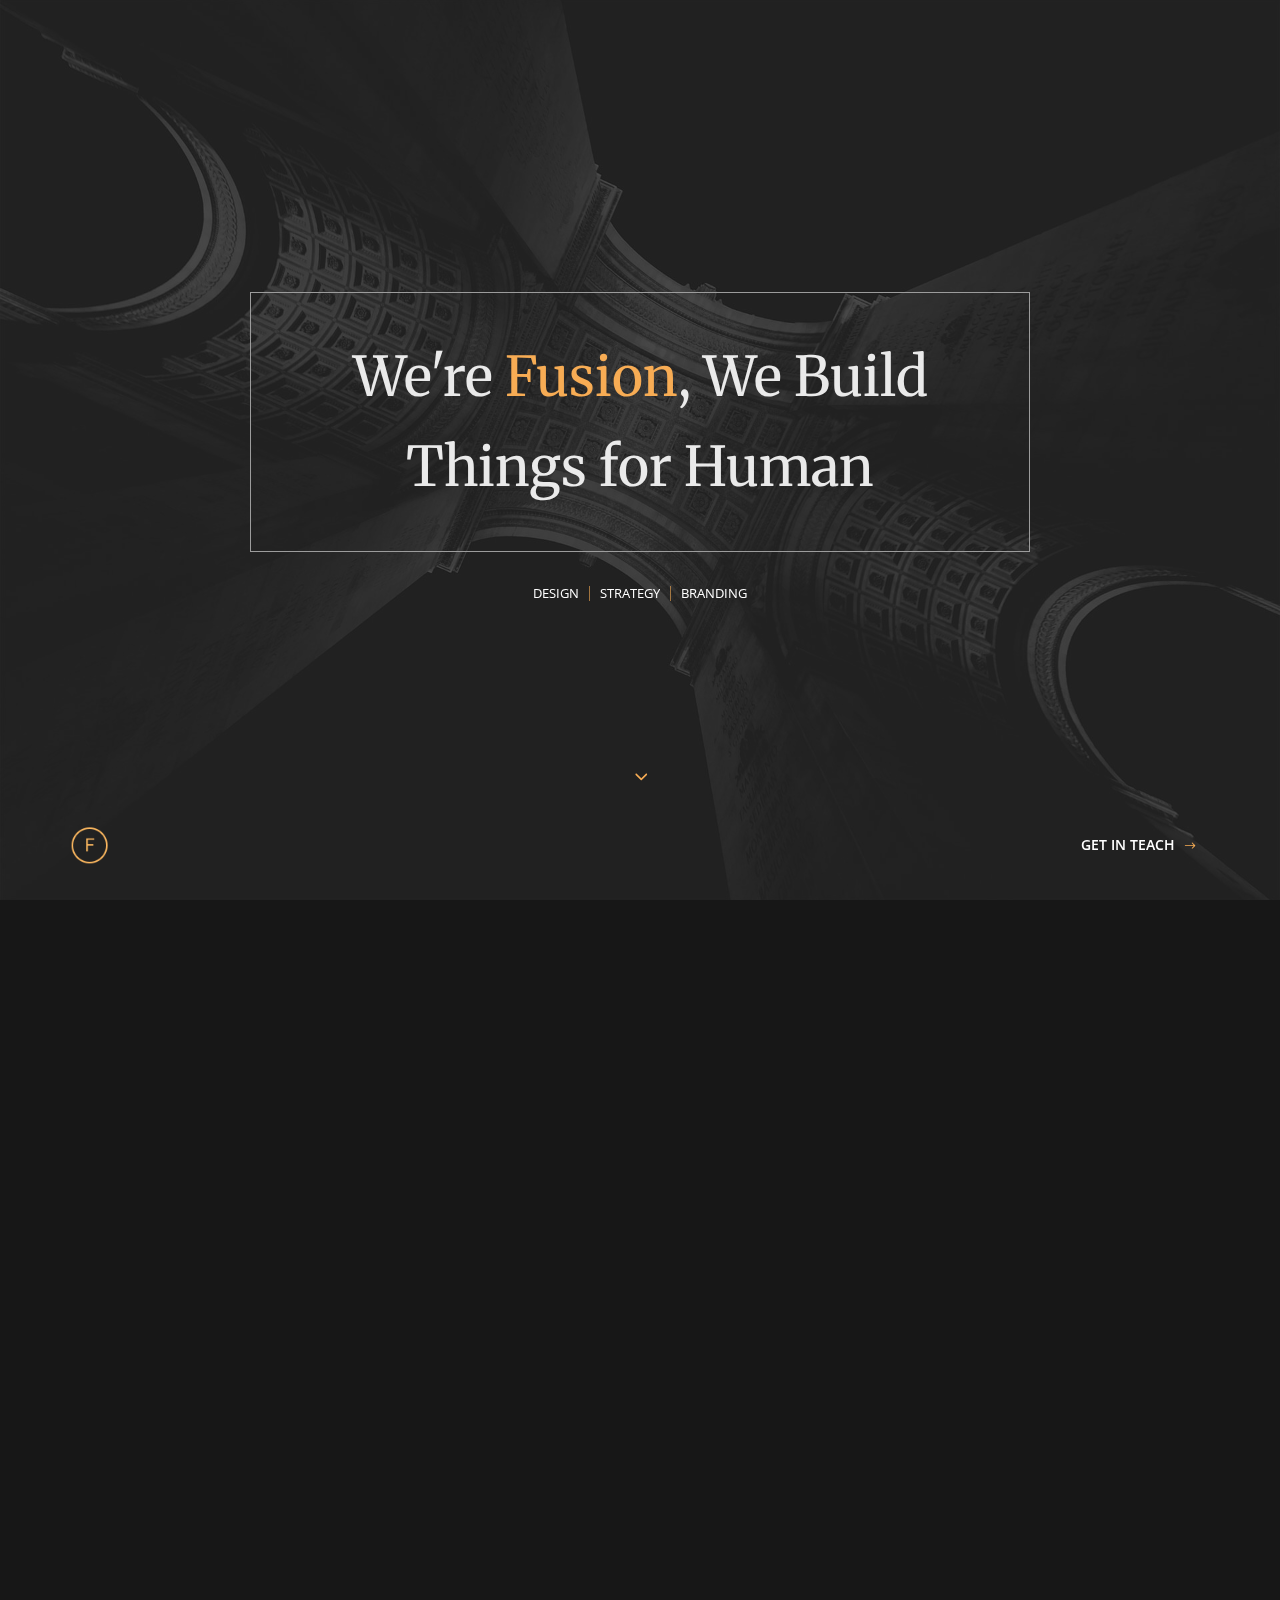
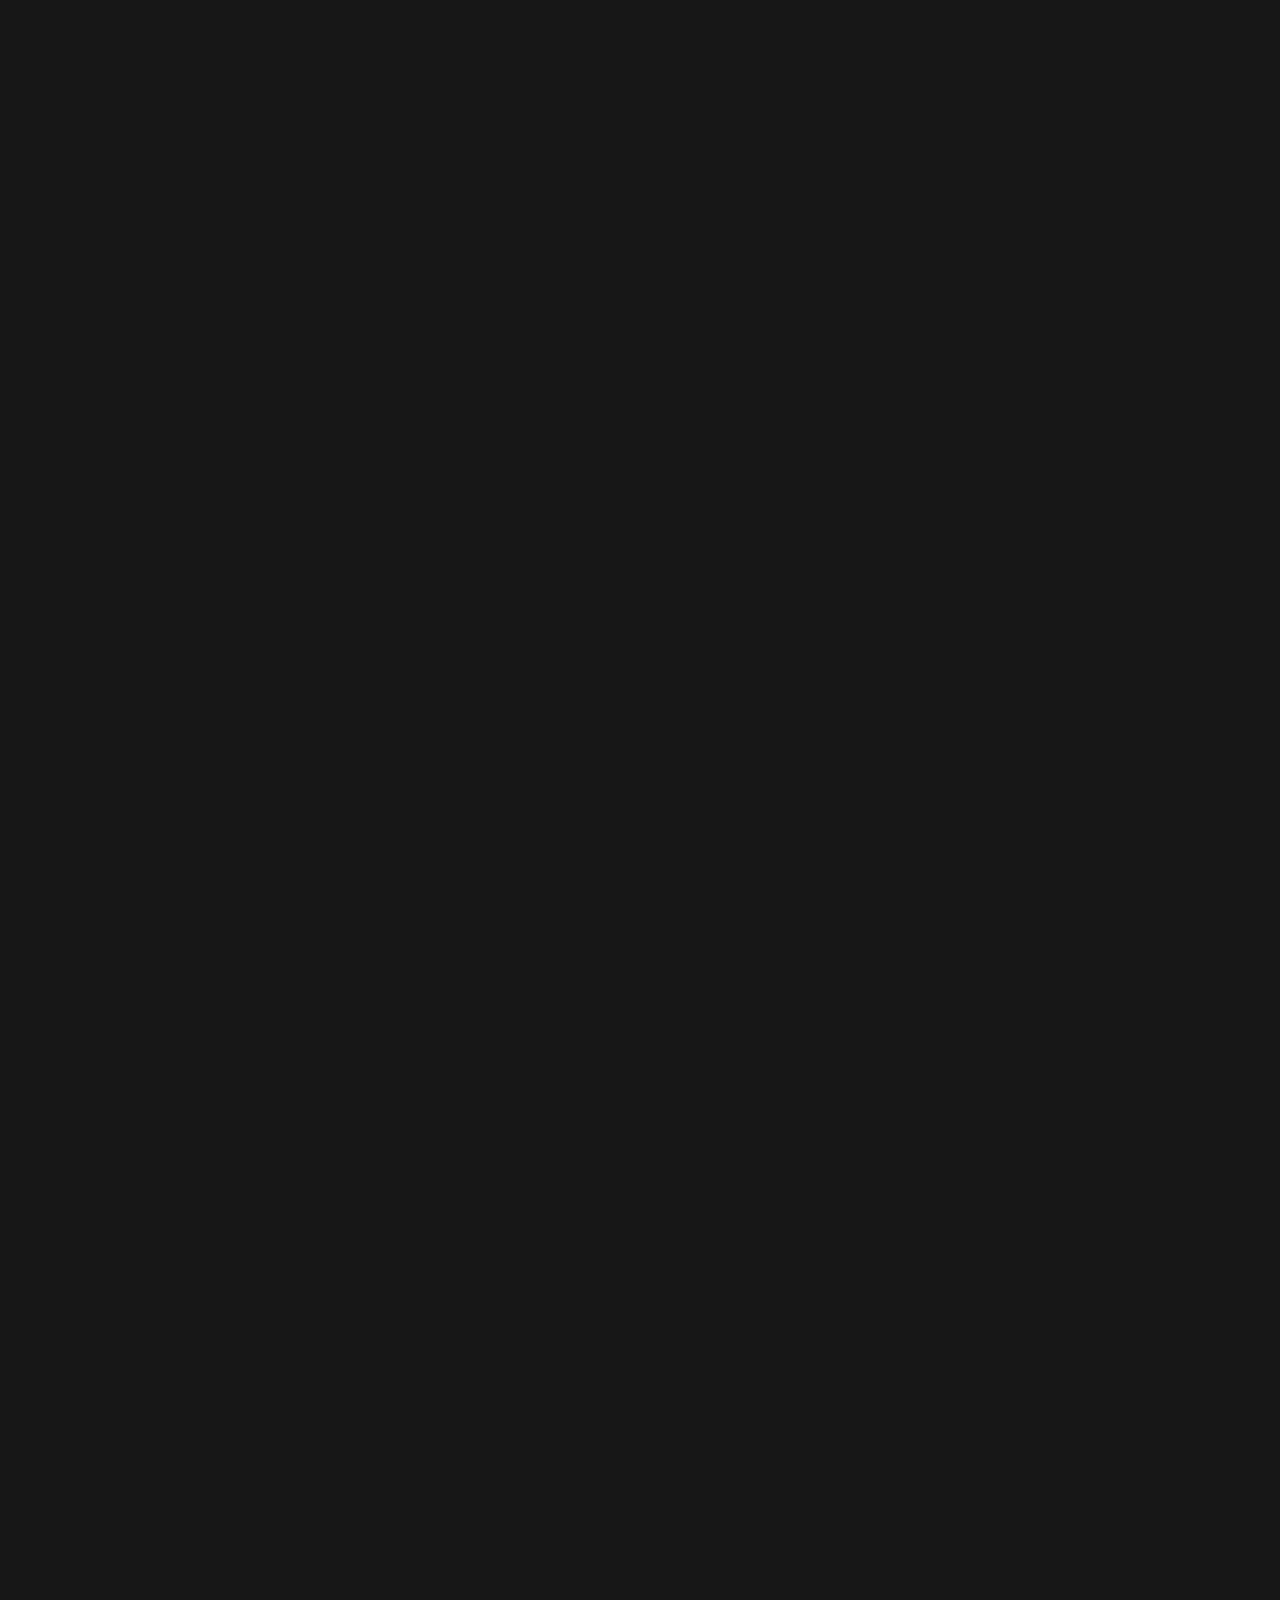
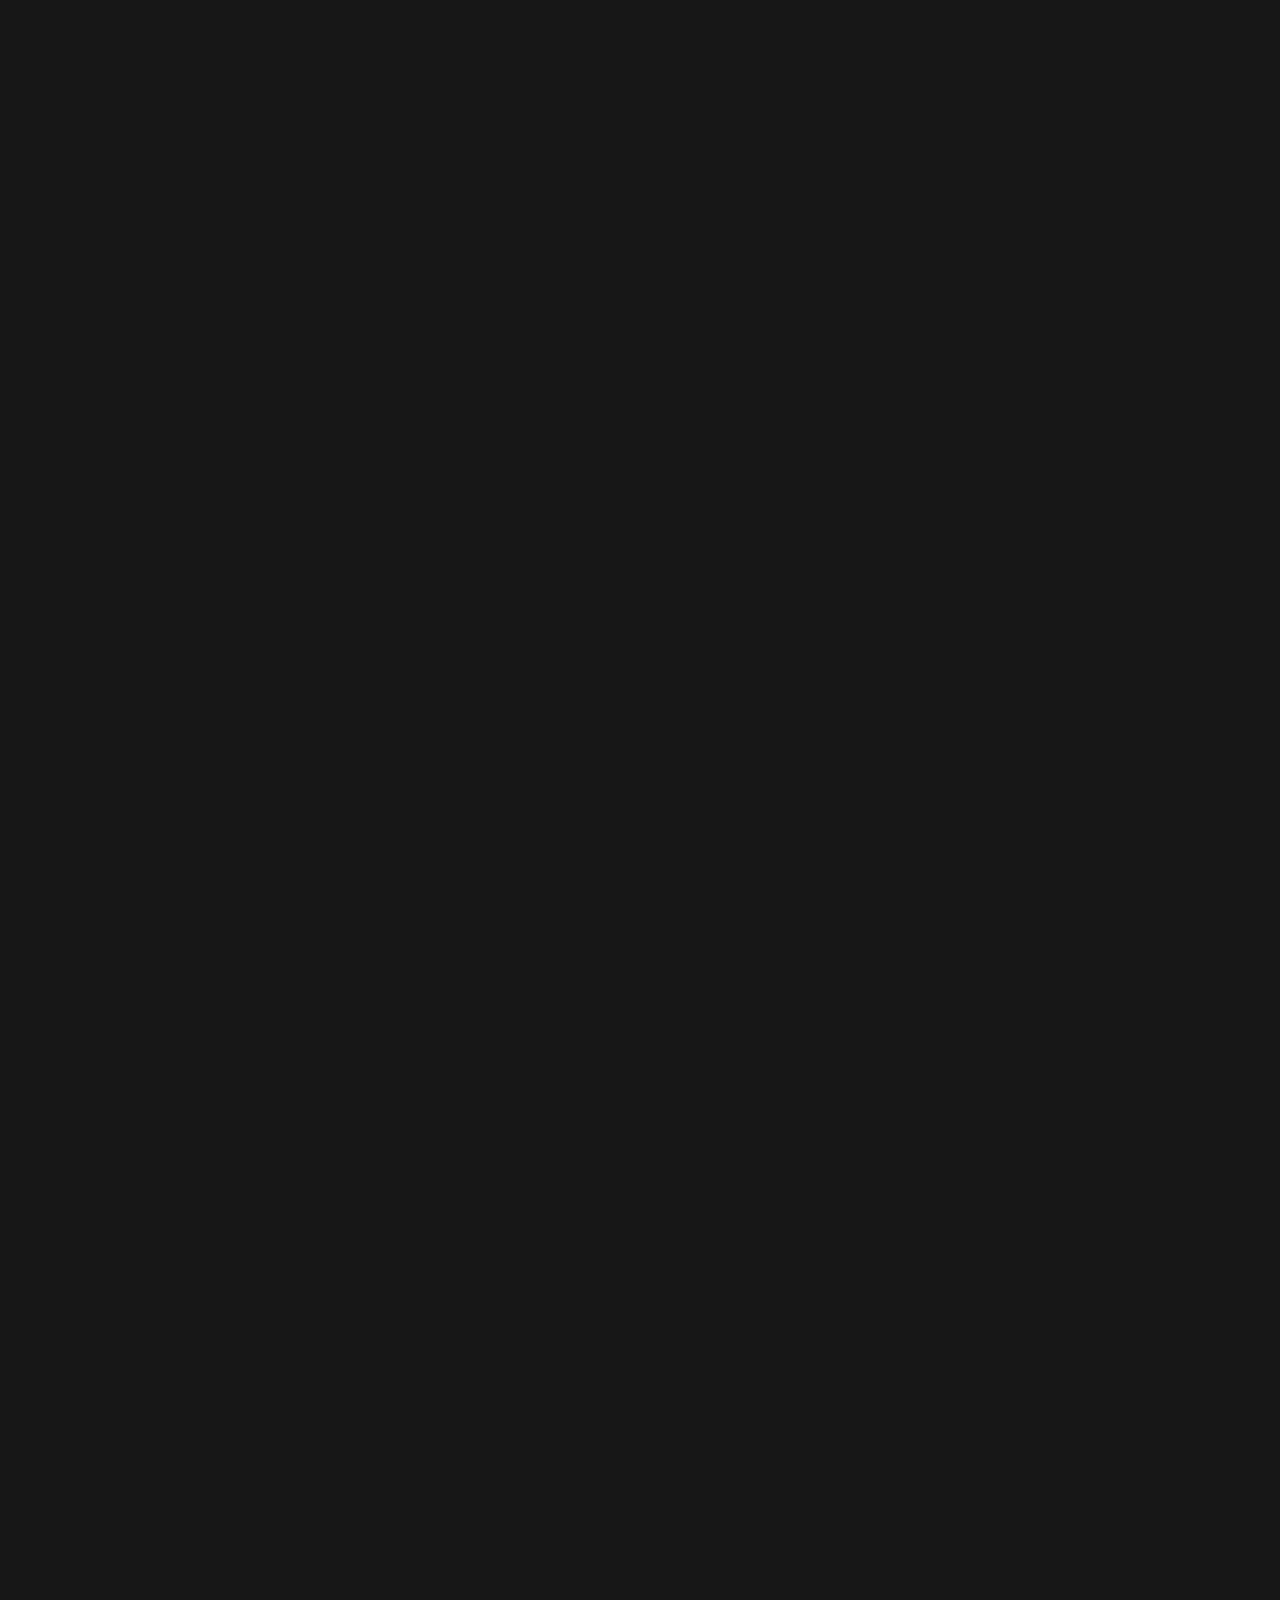
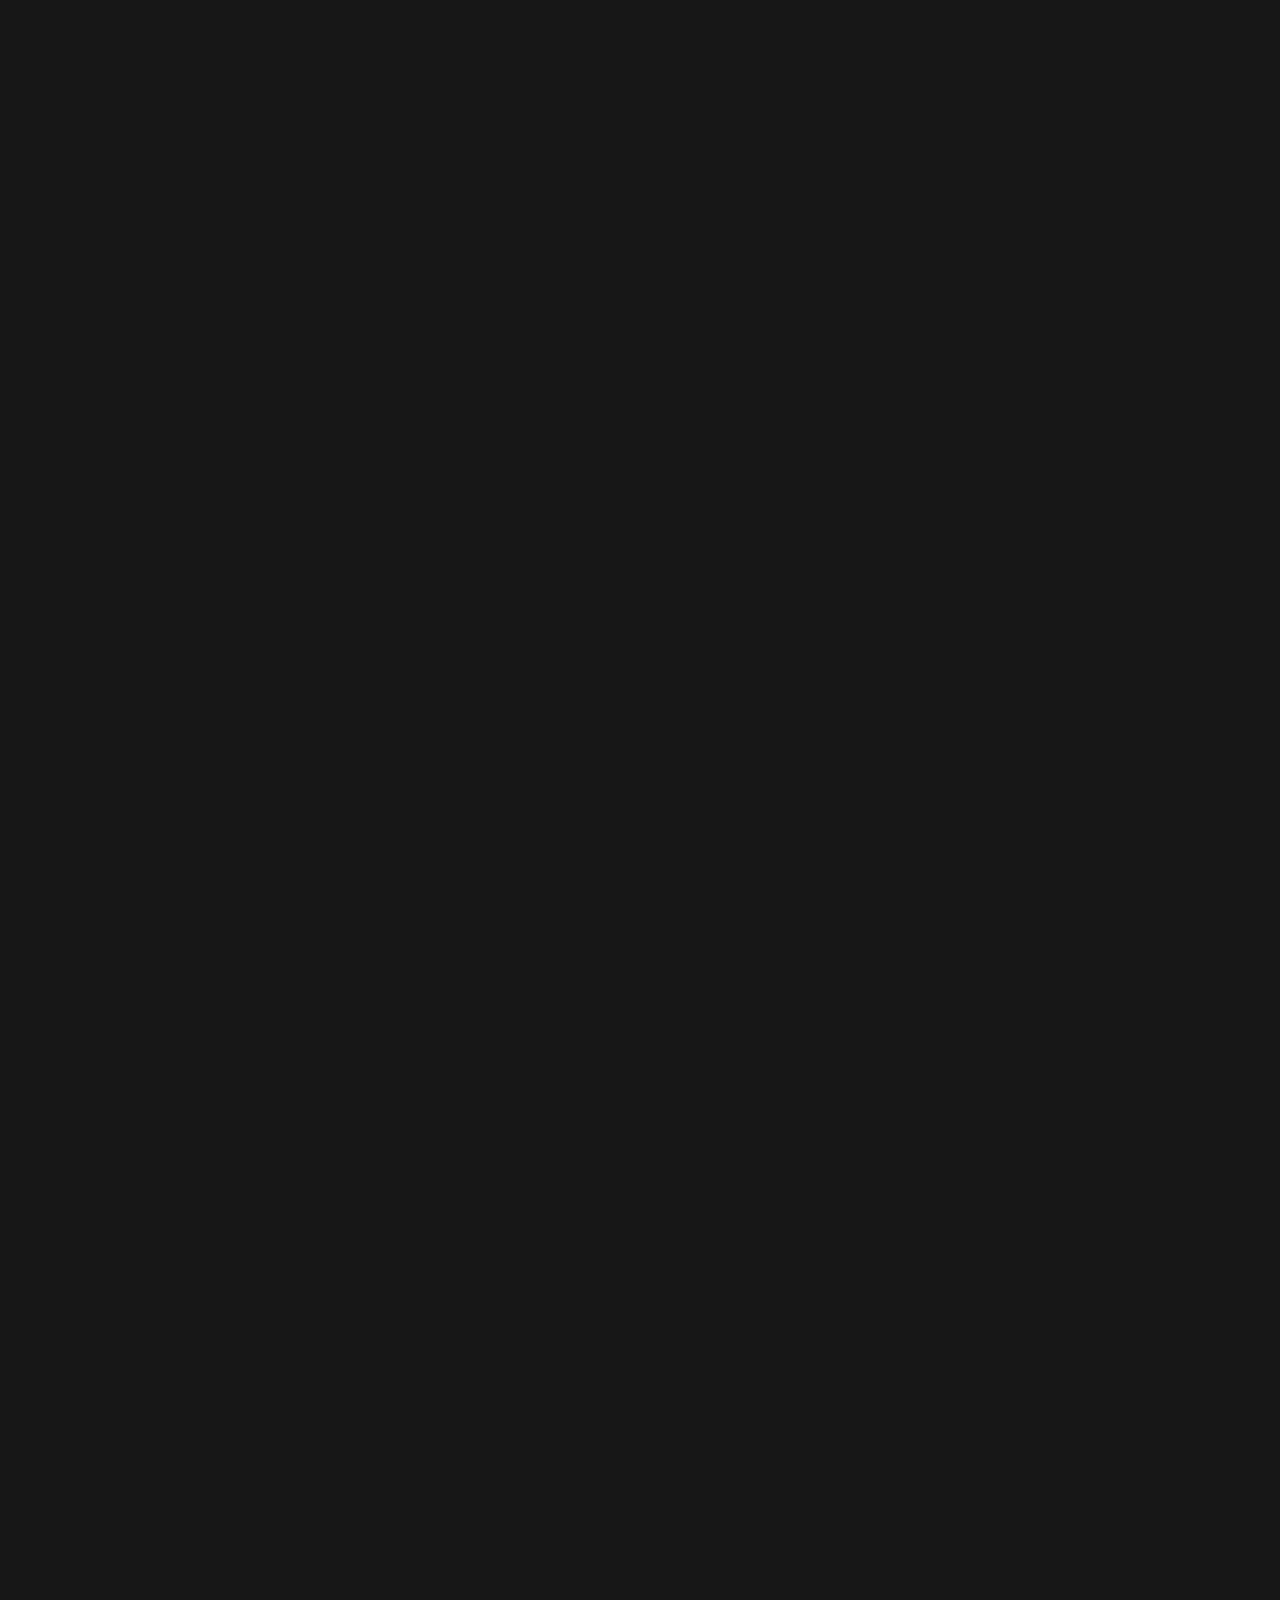
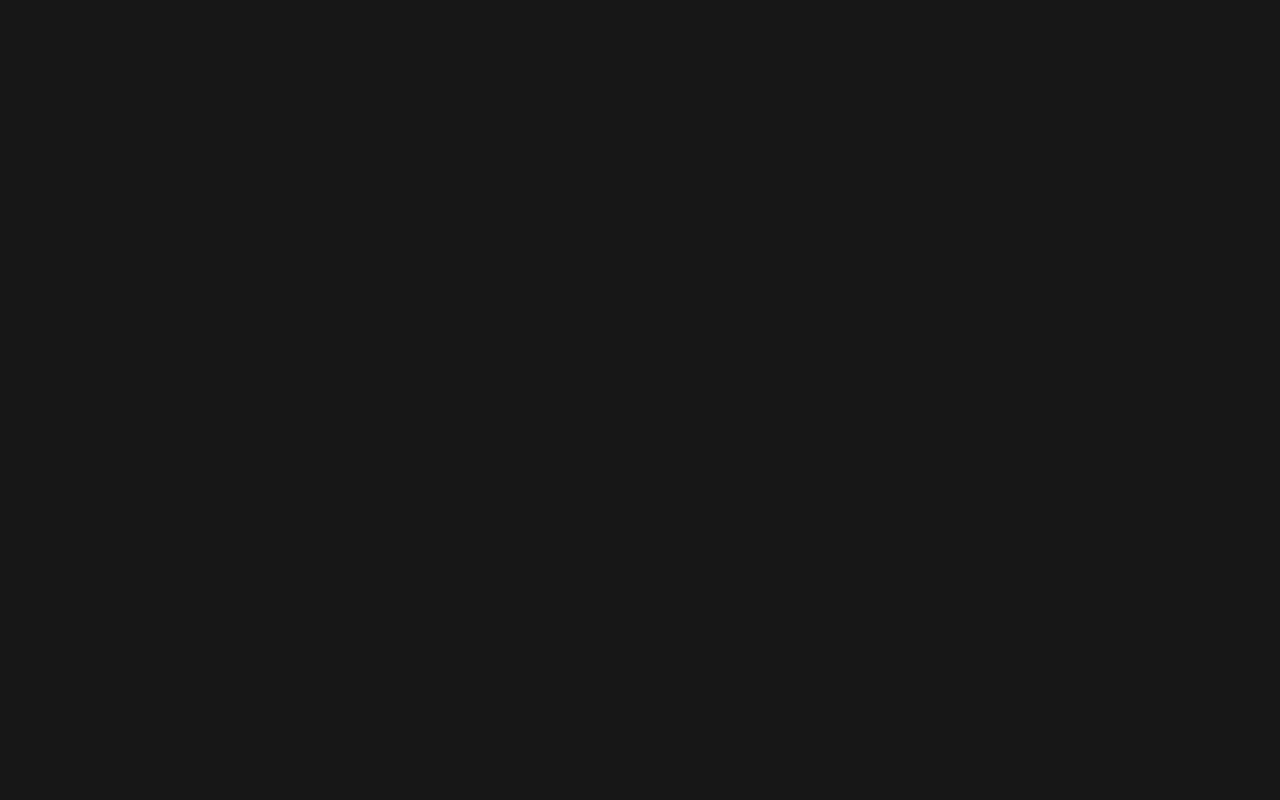
<file: sites/fusion/fusion-non-responsive/index.html>
<!DOCTYPE html>
<!--[if IE 7]>    <html class="no-js ie7 oldie" lang="en-US"> <![endif]-->
<!--[if IE 8]>    <html class="no-js ie8 oldie" lang="en-US"> <![endif]-->
<!--[if gt IE 8]><!-->
<html lang="en">
    <head>

        <!-- TITLE OF SITE -->
        <title>FUSION | Free Portfolio Template</title>

        <!-- Meta -->
        <meta charset="utf-8">
        <meta name="description" content="Free Responsive Bootstrap Portfolio Template for Personal and Agency Websites" />
        <meta name="keywords" content="Portfolio, Free Template, Free Portfolio" />
        <meta name="developer" content="TemplateOcean">
        <meta name="viewport" content="width=device-width, initial-scale=1, maximum-scale=1">

        <!-- FAV AND TOUCH ICONS   -->
        <link rel="icon" href="images/favicon.ico">
        <link rel="apple-touch-icon" href="images/apple-touch-icon.png">
        <link rel="apple-touch-icon" sizes="72x72" href="images/apple-touch-icon-72x72.png">
        <link rel="apple-touch-icon" sizes="114x114" href="images/apple-touch-icon-114x114.png">

        <!-- GOOGLE FONTS -->
        <link href='https://fonts.googleapis.com/css?family=Merriweather:400,300,700,900' rel='stylesheet' type='text/css'>
        <!-- font-family: 'Merriweather', serif; -->
        <link href='https://fonts.googleapis.com/css?family=Open+Sans:400,300,600,700,800' rel='stylesheet' type='text/css'>
        <!-- font-family: 'Open Sans', sans-serif; -->

        <!-- BOOTSTRAP CSS -->
        <link rel="stylesheet" href="bootstrap/css/bootstrap.min.css">

        <!-- Image Slider -->
        <link rel="stylesheet" href="css/plagin-css/owl.carousel.css">

        <!-- Full Page Scroll -->
        <link rel="stylesheet" href="css/plagin-css/jquery.fullPage.css">

        <!-- FONT ICONS -->
        <link rel="stylesheet" href="icons/rik-icons/styles.css">

        <!--   COUSTOM CSS link  -->
        <link rel="stylesheet" href="css/style.css">
        <link rel="stylesheet" href="css/responsive.css">

        <!--[if lt IE 9]>
            <script src="js/plagin-js/html5shiv.js"></script>
            <script src="js/plagin-js/respond.min.js"></script>
        <![endif]-->


    </head>
    <body class="style-1">


        <!-- Start: Preloader Section
        =================================== -->
        <div id="main-preloader" class="main-preloader semi-dark-background">
            <div class="main-preloader-inner center">

                <h1 class="preloader-percentage center">
                    <span class="preloader-percentage-text">0</span> <!-- Show Percentage Number -->
                    <span class="percentage">%</span>
                </h1>
                <div class="preloader-bar-outer">
                    <div class="preloader-bar"></div> <!-- Percentage Precess Bar -->
                </div>

            </div>
        </div>
        <!-- End: Preloader Section
        =================================== -->



        <!-- Start: Navbar  Area
        ============================= -->
        <nav class="navbar navbar-fixed-top main-navbar-top navbar-top-js" id="main-navbar-top" >
            <div class="container relative">
                <div class="navbar-header">

                    <!-- Menu Button show Mobile view -->
                    <button type="button" class="nav-trigger nav-trigger-animate"  data-target="#js-navbar-menu">
                        <span aria-hidden="true" class="icon"></span>
                    </button>

                    <!-- TEMPLATE LOGO LIGHT -->
                    <a class="navbar-brand light-logo" href="#"><img src="images/logo.png" alt="" class="img-responsive"></a>

                </div>

                <!-- Main Menu List -->
                <div class="navbar-collapse" id="js-navbar-menu">
                    <ul class="nav navbar-nav navbar-right" id="navbar-nav">
                        <li><a class="btn-nav" href="#2">services</a></li>
                        <li><a class="btn-nav" href="#3">portfolio</a></li>
                        <li><a class="btn-nav" href="#6">testimonials</a></li>
                        <li><a class="btn-nav" href="#7">team</a></li>
                        <li><a class="btn-nav" href="#8">Contact Us</a></li>
                    </ul>
                </div>


                <!-- Right Side Navigation Button -->
                <div class="navbar-collapse-right" >
                    <ul class="nav navbar-nav navbar-right">
                        <li><a class="btn-nav" href="#8">Get in Teach <i class="icon icon-arrow-right"></i></a></li>
                    </ul>
                </div>

            </div>
        </nav>
        <!-- End: Navbar Area
        ============================= -->




        <!-- Start: Page Slider Area
        ================================== -->
        <section class="content-area" id="fullpage">
            <div class="container-fluid">
                <div class="row">

                    <!--Start: 1st Page Slider Section
                        - HOME PAGE
                    ====================================-->
                    <div class="section section-item home-section overflow hide-overlay overlay-color bg-image-1" data-heading="">
                        <div class="inner-container ">
                            <div class="container">
                                <div class="row">

                                    <div class="col-xs-8 col-xs-offset-2">
                                        <div class="row">

                                            <div class="home-content-outer text-center">

                                                <div class="overflow">
                                                    <div class="heading-outer left-right relative">
                                                        <div class="heading-outer top-bottom relative">
                                                            <div class="overflow p-t-40 p-l-40 p-r-40 p-b-40">
                                                                <div class="section-heading-outer">
                                                                    <h1 class="heading">We're <span class="color">Fusion</span>, We Build Things for Human</h1>
                                                                </div>
                                                            </div>
                                                        </div>
                                                    </div>
                                                </div>

                                                <div class="overflow m-t-30">
                                                    <div class="list-view">
                                                        <ul class="nav">
                                                            <li><a class="btn-mask" href="#">DESIGN</a></li>
                                                            <li><a class="btn-mask" href="#">STRATEGY</a></li>
                                                            <li><a class="btn-mask" href="#">BRANDING</a></li>
                                                        </ul>
                                                    </div>
                                                </div>
                                            </div>

                                        </div>
                                    </div>

                                    <!-- Next Section Arrow -->
                                    <div class="footer-button">
                                        <div class="overflow m-t-30">
                                            <div class="btn-form-outer">  <!-- Button Area -->
                                                <a href="#2" class="btn"><i class="icon icon-arrow-carrot-down"></i></a>
                                            </div>
                                        </div>
                                    </div>

                                    <!-- Home Page Buttom Navigation -->
                                    <nav class="navbar navbar-fixed-top main-navbar-top home-nav overflow">
                                        <div class="container relative home-nav-inner">
                                            <div class="navbar-header">

                                                <!-- TEMPLATE LOGO LIGHT -->
                                                <a class="navbar-brand light-logo" href="#"><img src="images/logo.png" alt="" class="img-responsive"></a>

                                            </div>

                                            <div class="navbar-collapse-right" >
                                                <ul class="nav navbar-nav navbar-right">
                                                    <li>
                                                        <a class="btn-nav btn-mask" href="#8">Get in Teach <i class="icon icon-arrow-right"></i></a>
                                                    </li>
                                                </ul>
                                            </div>

                                        </div>
                                    </nav>
                                    <!-- End: Home Page Buttom Navigation -->

                                </div>
                            </div>
                        </div>
                    </div>
                    <!--End: 1st Page Slider Section
                        - HOME PAGE
                    ====================================-->




                    <!--Start: 2nd Page Slider Section
                        - SERVICES PAGE
                    ====================================-->
                    <div class=" section section-item combine-section hide-overlay overflow semi-dark-background" data-heading="">

                        <div class="inner-container services-section " id="services">
                             <div class="container">
                                <div class="row">


                                    <!-- Start: Section Heading -->
                                    <div class="section-header col-sm-8 col-sm-offset-2">
                                        <div class="overflow">
                                            <div class="line-outer">
                                                <div class="line"></div>
                                            </div>
                                        </div>
                                        <div class="overflow">
                                            <div class="section-heading-outer m-b-15">
                                                <p class="sub-heading">OUR SERVICES</p>
                                            </div>
                                        </div>
                                        <div class="overflow">
                                            <div class="section-heading-outer p-l-50 p-r-50">
                                                <h2 class="section-heading">Our team will take your business presence to new level</h2>
                                            </div>
                                        </div>
                                    </div>
                                    <!-- End: Section Heading -->

                                    <div class="clearfix"></div>

                                    <!-- Start: Each Services Section -->
                                    <div class="each-services-outer overflow section-separator sp-bottom">

                                        <div class="each-services col-xs-4">
                                            <div class="each-services-inner">

                                                <div class="overflow">
                                                    <div class="features-icon-outer">
                                                        <i class="icon icon-icon-documents-alt features-icon"></i>
                                                    </div>
                                                </div>
                                                <div class="overflow">
                                                    <div class="title-outer">
                                                        <h4 class="title">Strategy.</h4>
                                                    </div>
                                                </div>
                                                <div class="overflow">
                                                    <div class="pera-outer">
                                                        <p>Ship it user story iterate engaging co-working intuitive pitch deck hacker prototype SpaceTeam user centered design big data.</p>
                                                    </div>
                                                </div>
                                                <div class="overflow m-t-30">
                                                    <div class="btn-form-outer">  <!-- Button Area -->
                                                        <a href="#services-1" class="btn right-icon btn-services btn-mask">LEARN MORE <i class="icon icon-arrow-right"></i></a>
                                                    </div>
                                                </div>

                                            </div>
                                        </div> <!-- End: .each-services -->

                                        <div class="each-services col-xs-4">
                                            <div class="each-services-inner">

                                                <div class="overflow">
                                                    <div class="features-icon-outer">
                                                        <i class="icon icon-icon-pencil-edit-alt features-icon"></i>
                                                    </div>
                                                </div>
                                                <div class="overflow">
                                                    <div class="title-outer">
                                                        <h4 class="title">Branding.</h4>
                                                    </div>
                                                </div>
                                                <div class="overflow">
                                                    <div class="pera-outer">
                                                        <p>Ship it user story iterate engaging co-working intuitive pitch deck hacker prototype SpaceTeam user centered design big data.</p>
                                                    </div>
                                                </div>
                                                <div class="overflow m-t-30">
                                                    <div class="btn-form-outer">  <!-- Button Area -->
                                                        <a href="#services-2" class="btn right-icon btn-services btn-mask">LEARN MORE <i class="icon icon-arrow-right"></i></a>
                                                    </div>
                                                </div>

                                            </div>
                                        </div> <!-- End: .each-services -->

                                        <div class="each-services col-xs-4">
                                            <div class="each-services-inner">

                                                <div class="overflow">
                                                    <div class="features-icon-outer">
                                                        <i class="icon icon-icon-pens features-icon"></i>
                                                    </div>
                                                </div>
                                                <div class="overflow">
                                                    <div class="title-outer">
                                                        <h4 class="title">Design.</h4>
                                                    </div>
                                                </div>
                                                <div class="overflow">
                                                    <div class="pera-outer">
                                                        <p>Ship it user story iterate engaging co-working intuitive pitch deck hacker prototype SpaceTeam user centered design big data.</p>
                                                    </div>
                                                </div>
                                                <div class="overflow m-t-30">
                                                    <div class="btn-form-outer">  <!-- Button Area -->
                                                        <a href="#services-3" class="btn right-icon btn-services btn-mask">LEARN MORE <i class="icon icon-arrow-right"></i></a>
                                                    </div>
                                                </div>

                                            </div>
                                        </div> <!-- End: .each-services -->

                                    </div>
                                    <!-- End: Each Services Section -->


                                    <!-- Start: Each Services Part Full Detail -->
                                    <div class="services-full-view">

                                        <div class="services-details" id="services-1">
                                            <div class="services-inner relative overflow">

                                                <!-- Button Area -->
                                                <div class="back-button-outer overflow">
                                                    <a href="#" class="btn btn-services-back btn-mask"><i class="icon icon-arrow-carrot-left-alt2"></i></a>
                                                </div>

                                                <!-- Features Image -->
                                                <div class="col-xs-6">
                                                    <div class="features-image-outer">
                                                        <div class="image-outer">
                                                            <img src="images/services-1.jpg" alt="Services Image" class="img-responsive">
                                                        </div>
                                                    </div>
                                                </div> <!-- End: Features Image Area -->

                                                <!-- Content Area -->
                                                <div class="col-xs-6">
                                                    <div class="services-content-outer">

                                                        <div class="line-outer">
                                                            <div class="line"></div>
                                                        </div>

                                                        <div class="section-title-outer overflow">
                                                            <h3 class="section-title">Strategy.</h3>
                                                        </div>

                                                        <div class="overflow m-b-15">
                                                            <div class="title-outer">
                                                                <h6 class="title relative">PERFECT STARATEGY FORYOUR BRAND</h6>
                                                            </div>
                                                        </div>

                                                        <div class="overflow">
                                                            <div class="pera-outer">
                                                                <p>Chances are unless you are very lucky you will go thru many different relationships before you find your special someone. Finding your sole mate is like gambling. In poker and blackjack you may have to play dozens of hands until you get a winning hand, and it is the same with relationships.</p>
                                                            </div>
                                                        </div>

                                                        <div class="overflow">
                                                            <div class="pera-outer">

                                                                <p>During your life you will probably meet some people who seem like they may be the one, or that they are closers, and I thought everything was great, until I started to seriously consider getting married.</p>
                                                            </div>
                                                        </div>

                                                        <div class="overflow m-t-15">
                                                            <div class="list-outer">
                                                                <div class="list col-sm-6">
                                                                    <div class="row">
                                                                        <i class="icon icon-icon-ribbon"></i> Award-winning Strategist
                                                                    </div>
                                                                </div>
                                                                <div class="list col-sm-6">
                                                                    <div class="row">
                                                                        <i class="icon icon-icon-search-alt"></i> Extended Research
                                                                    </div>
                                                                </div>
                                                                <div class="list col-sm-6">
                                                                    <div class="row">
                                                                        <i class="icon icon-icon-document"></i> Bullet-prof Planning
                                                                    </div>
                                                                </div>
                                                                <div class="list col-sm-6">
                                                                    <div class="row">
                                                                        <i class="icon icon-icon-like-alt"></i> Trusted by Thousands
                                                                    </div>
                                                                </div>
                                                            </div>
                                                        </div>

                                                        <div class="overflow">
                                                            <div class="btn-outer m-t-50">
                                                                <a href="#8" class="btn btn-fill right-icon">GET IN TOUCH <i class="icon icon-arrow-right"></i></a>
                                                            </div>
                                                        </div>

                                                    </div> <!-- End: .services-content-outer -->
                                                </div> <!-- End: Content Area -->
                                            </div> <!-- End: .services-inner -->
                                        </div> <!-- End: .services-details -->

                                        <div class="services-details" id="services-2">
                                            <div class="services-inner relative overflow">

                                                <!-- Button Area -->
                                                <div class="back-button-outer overflow">
                                                    <a href="#" class="btn btn-services-back btn-mask"><i class="icon icon-arrow-carrot-left-alt2"></i></a>
                                                </div>

                                                <!-- Features Image -->
                                                <div class="col-xs-6">
                                                    <div class="features-image-outer">
                                                        <div class="image-outer">
                                                            <img src="images/services-1.jpg" alt="Services Image" class="img-responsive">
                                                        </div>
                                                    </div>
                                                </div> <!-- End: Features Image Area -->

                                                <!-- Content Area -->
                                                <div class="col-xs-6">
                                                    <div class="services-content-outer">

                                                        <div class="line-outer">
                                                            <div class="line"></div>
                                                        </div>

                                                        <div class="section-title-outer overflow">
                                                            <h3 class="section-title">Strategy.</h3>
                                                        </div>

                                                        <div class="overflow m-b-15">
                                                            <div class="title-outer">
                                                                <h6 class="title relative">PERFECT STARATEGY FORYOUR BRAND</h6>
                                                            </div>
                                                        </div>

                                                        <div class="overflow">
                                                            <div class="pera-outer">
                                                                <p>Chances are unless you are very lucky you will go thru many different relationships before you find your special someone. Finding your sole mate is like gambling. In poker and blackjack you may have to play dozens of hands until you get a winning hand, and it is the same with relationships.</p>
                                                            </div>
                                                        </div>

                                                        <div class="overflow">
                                                            <div class="pera-outer">

                                                                <p>During your life you will probably meet some people who seem like they may be the one, or that they are closers, and I thought everything was great, until I started to seriously consider getting married.</p>
                                                            </div>
                                                        </div>

                                                        <div class="overflow m-t-15">
                                                            <div class="list-outer">
                                                                <div class="list col-sm-6">
                                                                    <div class="row">
                                                                        <i class="icon icon-icon-ribbon"></i> Award-winning Strategist
                                                                    </div>
                                                                </div>
                                                                <div class="list col-sm-6">
                                                                    <div class="row">
                                                                        <i class="icon icon-icon-search-alt"></i> Extended Research
                                                                    </div>
                                                                </div>
                                                                <div class="list col-sm-6">
                                                                    <div class="row">
                                                                        <i class="icon icon-icon-document"></i> Bullet-prof Planning
                                                                    </div>
                                                                </div>
                                                                <div class="list col-sm-6">
                                                                    <div class="row">
                                                                        <i class="icon icon-icon-like-alt"></i> Trusted by Thousands
                                                                    </div>
                                                                </div>
                                                            </div>
                                                        </div>

                                                        <div class="overflow">
                                                            <div class="btn-outer m-t-50">
                                                                <a href="#8" class="btn btn-fill right-icon">GET IN TOUCH <i class="icon icon-arrow-right"></i></a>
                                                            </div>
                                                        </div>

                                                    </div> <!-- End: .services-content-outer -->
                                                </div> <!-- End: Content Area -->
                                            </div> <!-- End: .services-inner -->
                                        </div> <!-- End: .services-details -->

                                        <div class="services-details" id="services-3">
                                            <div class="services-inner relative overflow">

                                                <!-- Button Area -->
                                                <div class="back-button-outer overflow">
                                                    <a href="#" class="btn btn-services-back btn-mask"><i class="icon icon-arrow-carrot-left-alt2"></i></a>
                                                </div>

                                                <!-- Features Image -->
                                                <div class="col-xs-6">
                                                    <div class="features-image-outer">
                                                        <div class="image-outer">
                                                            <img src="images/services-1.jpg" alt="Services Image" class="img-responsive">
                                                        </div>
                                                    </div>
                                                </div> <!-- End: Features Image Area -->

                                                <!-- Content Area -->
                                                <div class="col-xs-6">
                                                    <div class="services-content-outer">

                                                        <div class="line-outer">
                                                            <div class="line"></div>
                                                        </div>

                                                        <div class="section-title-outer overflow">
                                                            <h3 class="section-title">Strategy.</h3>
                                                        </div>

                                                        <div class="overflow m-b-15">
                                                            <div class="title-outer">
                                                                <h6 class="title relative">PERFECT STARATEGY FORYOUR BRAND</h6>
                                                            </div>
                                                        </div>

                                                        <div class="overflow">
                                                            <div class="pera-outer">
                                                                <p>Chances are unless you are very lucky you will go thru many different relationships before you find your special someone. Finding your sole mate is like gambling. In poker and blackjack you may have to play dozens of hands until you get a winning hand, and it is the same with relationships.</p>
                                                            </div>
                                                        </div>

                                                        <div class="overflow">
                                                            <div class="pera-outer">

                                                                <p>During your life you will probably meet some people who seem like they may be the one, or that they are closers, and I thought everything was great, until I started to seriously consider getting married.</p>
                                                            </div>
                                                        </div>

                                                        <div class="overflow m-t-15">
                                                            <div class="list-outer">
                                                                <div class="list col-sm-6">
                                                                    <div class="row">
                                                                        <i class="icon icon-icon-ribbon"></i> Award-winning Strategist
                                                                    </div>
                                                                </div>
                                                                <div class="list col-sm-6">
                                                                    <div class="row">
                                                                        <i class="icon icon-icon-search-alt"></i> Extended Research
                                                                    </div>
                                                                </div>
                                                                <div class="list col-sm-6">
                                                                    <div class="row">
                                                                        <i class="icon icon-icon-document"></i> Bullet-prof Planning
                                                                    </div>
                                                                </div>
                                                                <div class="list col-sm-6">
                                                                    <div class="row">
                                                                        <i class="icon icon-icon-like-alt"></i> Trusted by Thousands
                                                                    </div>
                                                                </div>
                                                            </div>
                                                        </div>

                                                        <div class="overflow">
                                                            <div class="btn-outer m-t-50">
                                                                <a href="#8" class="btn btn-fill right-icon">GET IN TOUCH <i class="icon icon-arrow-right"></i></a>
                                                            </div>
                                                        </div>

                                                    </div> <!-- End: .services-content-outer -->
                                                </div> <!-- End: Content Area -->
                                            </div> <!-- End: .services-inner -->
                                        </div> <!-- End: .services-details -->

                                    </div>
                                    <!-- End: Each Services Part Full Detail -->

                                </div> <!-- End: .row -->
                            </div> <!-- End: .container -->
                        </div> <!-- End: . -->

                    </div>
                    <!--End: 2nd Page Slider Section
                        - SERVICES PAGE
                    ====================================-->



                    <!--Start: 3rd Page Slider Section
                        - PORTFOLIO PAGE 1
                    ====================================-->
                    <div class=" section section-item overflow dark-background" id="features-item-1" data-heading="#animate-heading-1">
                        <div class="container inner-container center">
                            <div class="row relative">

                                <div class="col-xs-10 col-xs-offset-1">
                                    <div class="row">
                                        <div class="image text-center">
                                            <img src="images/features-1.jpg" alt="Features Image">
                                        </div>
                                    </div>
                                </div>

                                <div class="col-md-10 col-sm-12 slider-outer center">
                                    <div class="row">
                                        <div class="overflow">
                                            <div class="slider text-center">

                                                <div class="project-slider-outer">
                                                    <div class="project-slider owl-carousel">

                                                        <div class="item">
                                                            <img src="images/features-3.jpg" alt="Slider Images" class="img-responsive">
                                                        </div> <!-- End: .item -->
                                                        <div class="item">
                                                            <img src="images/features-4.jpg" alt="Slider Images" class="img-responsive">
                                                        </div> <!-- End: .item -->
                                                        <div class="item">
                                                            <img src="images/features-5.jpg" alt="Slider Images" class="img-responsive">
                                                        </div> <!-- End: .item -->
                                                        <div class="item">
                                                            <img src="images/features-6.jpg" alt="Slider Images" class="img-responsive">
                                                        </div> <!-- End: .item -->
                                                        <div class="item">
                                                            <img src="images/features-7.jpg" alt="Slider Images" class="img-responsive">
                                                        </div> <!-- End: .item -->

                                                    </div>
                                                </div> <!-- End: .project-slider-outer -->

                                                <div class="btn-outer text-left">
                                                    <a href="#" class="btn left-icon btn-slider-back btn-mask"><i class="icon icon-arrow-left"></i> BACK TO PORTFOLIO</a>
                                                </div>
                                            </div>
                                        </div>
                                    </div> <!-- End: .row -->
                                </div> <!-- End: slider-outer -->

                                <div class="col-xs-12 project-detail-outer center">

                                    <div class="project-detail">
                                        <div class="project-detail-inner relative semi-dark-background overflow">

                                            <div class="col-md-6 col-sm-12 vertical-middle project-detail-content">

                                                    <div class="overflow">
                                                        <div class="heading-outer">
                                                            <h2 class="heading">Project One</h2>
                                                        </div>
                                                    </div> <!-- End: .overflow -->

                                                    <div class="overflow">
                                                        <ul class="nav list">
                                                            <li><p class="sub-heading">BRANDING &AMP; DESIGN</p></li>
                                                            <li><p class="sub-heading">MARCH 2016</p></li>
                                                        </ul>
                                                    </div> <!-- End: .overflow -->

                                                    <div class="overflow">
                                                        <div class="pera-outer m-t-30">
                                                            <p>Having a baby can be a nerve wracking experience for new parents – not the nine months of pregnancy, I’m talking about after the infant is brought home from the hospital. It’s always the same thing, by the time they have their third child they have it all figured out, but with number one it’s a learning thing.</p>
                                                            <p>Baby monitors help you hear your baby’s needs without you having to be in the room with the baby. Some baby monitors are portable, or “mobile” and are small enough that you can carry it in your pocket as you do your daily chores around the house. Depending on your price range it’s best to have a base unit that plugs into the wall. The receiving unit can be like your portable phone, you can carry it around with you, and plug it back into the base unit to be recharged.</p>
                                                        </div>
                                                    </div> <!-- End: .overflow -->

                                                    <div class="overflow">
                                                        <div class="full-view-outer">
                                                            <a href="https://dribbble.com/shots/2595241-VOID-Conference" class="btn right-icon btn-mask">SEE THE PROJECT <i class="icon icon-arrow-right"></i></a>
                                                        </div>
                                                    </div> <!-- End: .overflow -->

                                            </div> <!-- End: END LEFT SIDE -->

                                            <!-- Right side Image -->
                                            <div class="col-md-6 col-sm-12 vertical-middle overflow project-detail-image">
                                                <div class="row text-right display-full">
                                                    <div class="project-detail-image-outer display-full">
                                                        <img src="images/features-2.jpg" alt="Portfolio Image">
                                                    </div>
                                                </div>
                                            </div> <!-- End: RIGHT SIDE -->

                                        </div> <!-- End: .project-detail-content -->

                                        <div class="clearfix"></div>

                                        <!-- Back Button Area -->
                                        <div class="overflow">
                                            <div class="btn-outer text-center m-t-30">
                                                <a href="#" class="btn left-icon btn-slider-back btn-mask"><i class="icon icon-arrow-left"></i> BACK TO PORTFOLIO</a>
                                            </div>
                                        </div>
                                        <!-- End: Back Button Area -->

                                    </div> <!-- End: .project-detail -->

                                </div> <!-- End: .project-detail-outer -->

                            </div> <!-- End: .row -->
                        </div> <!-- End: .container -->
                    </div>
                    <!--End: 3rd Page Slider Section
                        - PORTFOLIO PAGE 1
                    ====================================-->



                    <!--Start: 4th Page Slider Section
                        - PORTFOLIO PAGE 2
                    ====================================-->
                    <div class=" section section-item overflow dark-background" id="features-item-2" data-heading="#animate-heading-2">
                        <div class="container inner-container center">
                            <div class="row relative">

                                <div class="col-xs-10 col-xs-offset-1">
                                    <div class="row">
                                        <div class="image text-center">
                                            <img src="images/2features-1.jpg" alt="Features Image">
                                        </div>
                                    </div>
                                </div>

                                <div class="col-md-10 col-sm-12 slider-outer center">
                                    <div class="row">
                                        <div class="overflow">
                                            <div class="slider text-center">

                                                <div class="project-slider-outer">
                                                    <div class="project-slider owl-carousel">

                                                        <div class="item">
                                                            <img src="images/2features-3.jpg" alt="Slider Images" class="img-responsive">
                                                        </div>
                                                        <div class="item">
                                                            <img src="images/features-4.jpg" alt="Slider Images" class="img-responsive">
                                                        </div>
                                                        <div class="item">
                                                            <img src="images/features-5.jpg" alt="Slider Images" class="img-responsive">
                                                        </div>
                                                        <div class="item">
                                                            <img src="images/features-6.jpg" alt="Slider Images" class="img-responsive">
                                                        </div>
                                                        <div class="item">
                                                            <img src="images/features-7.jpg" alt="Slider Images" class="img-responsive">
                                                        </div>

                                                    </div>
                                                </div>

                                                <div class="btn-outer text-left">
                                                    <a href="#" class="btn left-icon btn-slider-back btn-mask"><i class="icon icon-arrow-left"></i> BACK TO PORTFOLIO</a>
                                                </div>
                                            </div>
                                        </div>
                                    </div>
                                </div>

                                <div class="col-xs-12 project-detail-outer center">

                                    <div class="project-detail">
                                        <div class="project-detail-inner relative semi-dark-background overflow">

                                            <div class="col-md-6 col-sm-12 vertical-middle project-detail-content">

                                                    <div class="overflow">
                                                        <div class="heading-outer">
                                                            <h2 class="heading">Project Two</h2>
                                                        </div>
                                                    </div> <!-- End: .overflow -->

                                                    <div class="overflow">
                                                        <ul class="nav list">
                                                            <li><p class="sub-heading">BRANDING &AMP; DESIGN</p></li>
                                                            <li><p class="sub-heading">MARCH 2016</p></li>
                                                        </ul>
                                                    </div> <!-- End: .overflow -->

                                                    <div class="overflow">
                                                        <div class="pera-outer m-t-30">
                                                            <p>Having a baby can be a nerve wracking experience for new parents – not the nine months of pregnancy, I’m talking about after the infant is brought home from the hospital. It’s always the same thing, by the time they have their third child they have it all figured out, but with number one it’s a learning thing.</p>
                                                            <p>Baby monitors help you hear your baby’s needs without you having to be in the room with the baby. Some baby monitors are portable, or “mobile” and are small enough that you can carry it in your pocket as you do your daily chores around the house. Depending on your price range it’s best to have a base unit that plugs into the wall. The receiving unit can be like your portable phone, you can carry it around with you, and plug it back into the base unit to be recharged.</p>
                                                        </div>
                                                    </div> <!-- End: .overflow -->

                                                    <div class="overflow">
                                                        <div class="full-view-outer">
                                                            <a href="https://dribbble.com/shots/2786703--Exploration-Movie-Streaming-2" class="btn right-icon btn-mask">SEE THE PROJECT <i class="icon icon-arrow-right"></i></a>
                                                        </div>
                                                    </div> <!-- End: .overflow -->

                                            </div> <!-- End: END LEFT SIDE -->

                                            <!-- Right side Image -->
                                            <div class="col-md-6 col-sm-12 vertical-middle overflow project-detail-image">
                                                <div class="row text-right display-full">
                                                    <div class="project-detail-image-outer display-full">
                                                        <img src="images/2features-2.jpg" alt="Portfolio Image">
                                                    </div>
                                                </div>
                                            </div> <!-- End: RIGHT SIDE -->

                                        </div> <!-- End: .project-detail-content -->

                                        <div class="clearfix"></div>

                                        <!-- Back Button Area -->
                                        <div class="overflow">
                                            <div class="btn-outer text-center m-t-30">
                                                <a href="#" class="btn left-icon btn-slider-back btn-mask"><i class="icon icon-arrow-left"></i> BACK TO PORTFOLIO</a>
                                            </div>
                                        </div>
                                        <!-- End: Back Button Area -->

                                    </div> <!-- End: .project-detail -->

                                </div> <!-- End: .col-xs-12 -->

                            </div> <!-- End: .row -->
                        </div> <!-- End: .container -->
                    </div>
                    <!--End: 4th Page Slider Section
                        - PORTFOLIO PAGE 2
                    ====================================-->



                    <!--Start: 5th Page Slider Section
                        - PORTFOLIO PAGE 3
                    ====================================-->
                    <div class=" section section-item overflow dark-background" id="features-item-3" data-heading="#animate-heading-3">
                        <div class="container inner-container center">
                            <div class="row relative">

                                <div class="col-xs-10 col-xs-offset-1">
                                    <div class="row">
                                        <div class="image text-center">
                                            <img src="images/3features-1.jpg" alt="Features Image">
                                        </div>
                                    </div>
                                </div>

                                <div class="col-md-10 col-sm-12 slider-outer center">
                                    <div class="row">
                                        <div class="overflow">
                                            <div class="slider text-center">

                                                <div class="project-slider-outer">
                                                    <div class="project-slider owl-carousel">

                                                        <div class="item">
                                                            <img src="images/3features-3.jpg" alt="Slider Images" class="img-responsive">
                                                        </div>
                                                        <div class="item">
                                                            <img src="images/features-4.jpg" alt="Slider Images" class="img-responsive">
                                                        </div>
                                                        <div class="item">
                                                            <img src="images/features-5.jpg" alt="Slider Images" class="img-responsive">
                                                        </div>
                                                        <div class="item">
                                                            <img src="images/features-6.jpg" alt="Slider Images" class="img-responsive">
                                                        </div>
                                                        <div class="item">
                                                            <img src="images/features-7.jpg" alt="Slider Images" class="img-responsive">
                                                        </div>

                                                    </div>
                                                </div>

                                                <div class="btn-outer text-left">
                                                    <a href="#" class="btn left-icon btn-slider-back btn-mask"><i class="icon icon-arrow-left"></i> BACK TO PORTFOLIO</a>
                                                </div>
                                            </div>
                                        </div>
                                    </div>
                                </div>

                                <div class="col-xs-12 project-detail-outer center">

                                    <div class="project-detail">
                                        <div class="project-detail-inner relative semi-dark-background overflow">

                                            <div class="col-md-6 col-sm-12 vertical-middle project-detail-content">

                                                <div class="overflow">
                                                    <div class="heading-outer">
                                                        <h2 class="heading">Project Three</h2>
                                                    </div>
                                                </div> <!-- End: .overflow -->

                                                <div class="overflow">
                                                    <ul class="nav list">
                                                        <li><p class="sub-heading">BRANDING &AMP; DESIGN</p></li>
                                                        <li><p class="sub-heading">MARCH 2016</p></li>
                                                    </ul>
                                                </div> <!-- End: .overflow -->

                                                <div class="overflow">
                                                    <div class="pera-outer m-t-30">
                                                        <p>Having a baby can be a nerve wracking experience for new parents – not the nine months of pregnancy, I’m talking about after the infant is brought home from the hospital. It’s always the same thing, by the time they have their third child they have it all figured out, but with number one it’s a learning thing.</p>
                                                        <p>Baby monitors help you hear your baby’s needs without you having to be in the room with the baby. Some baby monitors are portable, or “mobile” and are small enough that you can carry it in your pocket as you do your daily chores around the house. Depending on your price range it’s best to have a base unit that plugs into the wall. The receiving unit can be like your portable phone, you can carry it around with you, and plug it back into the base unit to be recharged.</p>
                                                    </div>
                                                </div> <!-- End: .overflow -->

                                                <div class="overflow">
                                                    <div class="full-view-outer">
                                                        <a href="https://dribbble.com/shots/1538785-Flock-App" class="btn right-icon btn-mask">SEE THE PROJECT <i class="icon icon-arrow-right"></i></a>
                                                    </div>
                                                </div> <!-- End: .overflow -->

                                            </div> <!-- End: END LEFT SIDE -->

                                            <!-- Right side Image -->
                                            <div class="col-md-6 col-sm-12 vertical-middle overflow project-detail-image">
                                                <div class="row text-right display-full">
                                                    <div class="project-detail-image-outer display-full">
                                                        <img src="images/features-2.jpg" alt="Portfolio Image">
                                                    </div>
                                                </div>
                                            </div> <!-- End: RIGHT SIDE -->

                                        </div> <!-- End: .project-detail-content -->

                                        <div class="clearfix"></div>

                                        <!-- Back Button Area -->
                                        <div class="overflow">
                                            <div class="btn-outer text-center m-t-30">
                                                <a href="#" class="btn left-icon btn-slider-back btn-mask"><i class="icon icon-arrow-left"></i> BACK TO PORTFOLIO</a>
                                            </div>
                                        </div>
                                        <!-- End: Back Button Area -->

                                    </div> <!-- End: .project-detail -->

                                </div> <!-- End: .col-xs-12 -->

                            </div> <!-- End: .row -->
                        </div> <!-- End: .container -->

                    </div>
                    <!--End: 5th Page Slider Section
                        - PORTFOLIO PAGE 3
                    ====================================-->



                    <!--Start: 6th Page Slider Section
                        - TESTIMONIAL PAGE
                    ====================================-->
                    <div class=" section section-item combine-section hide-overlay semi-dark-background" data-heading="">
                        <div class="inner-container testimonial-section semi-dark-background" id="testimonial">
                             <div class="container">
                                <div class="row section-separator sp-bottom">

                                    <!-- Start: Section Heading -->
                                    <div class="section-header col-sm-10 col-sm-offset-1">
                                        <div class="overflow">
                                            <div class="line-outer">
                                                <div class="line"></div>
                                            </div>
                                        </div>
                                        <div class="overflow">
                                            <div class="section-heading-outer m-b-15">
                                                <p class="sub-heading">Testimonials</p>
                                            </div>
                                        </div>
                                        <div class="overflow">
                                            <div class="section-heading-outer p-l-50 p-r-50">
                                                <h2 class="section-heading">We have worked with some amazing companies around the world</h2>
                                            </div>
                                        </div>
                                    </div>
                                    <!-- End: Section Heading -->

                                    <div class="clearfix"></div>

                                    <div class="col-xs-12 m-t-30">
                                        <div class="overflow text-center">

                                            <!-- OUR CLIENTS LOGO -->
                                            <ul class="nav client-logo">
                                                <li><img src="images/clients-logo/1.png" alt=""></li>
                                                <li><img src="images/clients-logo/2.png" alt=""></li>
                                                <li><img src="images/clients-logo/3.png" alt=""></li>
                                                <li><img src="images/clients-logo/4.png" alt=""></li>
                                                <li><img src="images/clients-logo/5.png" alt=""></li>
                                                <li><img src="images/clients-logo/6.png" alt=""></li>
                                                <li><img src="images/clients-logo/7.png" alt=""></li>
                                            </ul>

                                        </div> <!-- End: .overflow -->
                                    </div> <!-- End: .col-xs-12 -->

                                    <div class="col-sm-8 col-sm-offset-2 overflow">
                                        <div class="row testimonial-container">
                                            <div class="testimonial-wrapper owl-carousel">

                                                <!-- SLIDES -->
                                                <div class="item">

                                                    <div class="overflow">
                                                        <div class="image-outer">
                                                            <img src="images/testimonial/1.jpg">
                                                        </div>
                                                    </div>
                                                    <div class="overflow m-t-40">
                                                        <div class="text-outer">
                                                            <blockquote>“These cartridges can be replaced by the printer ink of similar brand. Compatible Inkjet Cartridge will help you to make extra-ordinary savings with money back guarantee. As soon as the cartridge gets empty the ink that it contains begins to dry”</blockquote>
                                                        </div>
                                                    </div>
                                                    <div class="overflow m-t-40 m-b-30">
                                                        <div class="profile-outer">
                                                            <span class="name">ANTHONY WATKINS</span>
                                                            <span class="position">VP of Product, VISA</span>
                                                        </div>
                                                    </div>

                                                </div> <!-- End: .swiper-slider -->
                                                <div class="item">

                                                    <div class="overflow">
                                                        <div class="image-outer">
                                                            <img src="images/testimonial/2.jpg">
                                                        </div>
                                                    </div>
                                                    <div class="overflow m-t-40">
                                                        <div class="text-outer">
                                                            <blockquote>“These cartridges can be replaced by the printer ink of similar brand. Compatible Inkjet Cartridge will help you to make extra-ordinary savings with money back guarantee. As soon as the cartridge gets empty the ink that it contains begins to dry”</blockquote>
                                                        </div>
                                                    </div>
                                                    <div class="overflow m-t-40 m-b-30">
                                                        <div class="profile-outer">
                                                            <span class="name">ANTHONY WATKINS</span>
                                                            <span class="position">VP of Product, VISA</span>
                                                        </div>
                                                    </div>

                                                </div> <!-- End: .swiper-slider -->
                                                <div class="item">

                                                    <div class="overflow">
                                                        <div class="image-outer">
                                                            <img src="images/testimonial/2.jpg">
                                                        </div>
                                                    </div>
                                                    <div class="overflow m-t-40">
                                                        <div class="text-outer">
                                                            <blockquote>“These cartridges can be replaced by the printer ink of similar brand. Compatible Inkjet Cartridge will help you to make extra-ordinary savings with money back guarantee. As soon as the cartridge gets empty the ink that it contains begins to dry”</blockquote>
                                                        </div>
                                                    </div>
                                                    <div class="overflow m-t-40 m-b-30">
                                                        <div class="profile-outer">
                                                            <span class="name">ANTHONY WATKINS</span>
                                                            <span class="position">VP of Product, VISA</span>
                                                        </div>
                                                    </div>

                                                </div> <!-- End: .swiper-slider -->

                                            </div> <!-- End: .swiper-wrapper -->
                                        </div> <!-- End: .testimonials-container -->
                                    </div> <!-- End: .col-xs-12 -->

                                </div> <!-- End: .row -->
                            </div> <!-- End: .container -->
                        </div> <!-- End: .inner-container -->

                    </div>
                    <!--End: 6th Page Slider Section
                        - TESTIMONIAL PAGE
                    ====================================-->



                    <!--Start: 7th Page Slider Section
                        - OUR TEAM PAGE
                    ====================================-->
                    <div class=" section section-item combine-section hide-overlay overflow dark-background" data-heading="">
                        <div class="inner-container team-member dark-background" id="team">
                            <div class="container">
                                <div class="row section-separator sp-bottom">

                                    <!-- Start: Section Heading -->
                                    <div class="section-header col-sm-10 col-sm-offset-1">
                                        <div class="overflow">
                                            <div class="line-outer">
                                                <div class="line"></div>
                                            </div>
                                        </div>
                                        <div class="overflow">
                                            <div class="section-heading-outer m-b-15">
                                                <p class="sub-heading">OUR TEAM</p>
                                            </div>
                                        </div>
                                        <div class="overflow">
                                            <div class="section-heading-outer p-l-50 p-r-50">
                                                <h2 class="section-heading">Our Amazing Team</h2>
                                            </div>
                                        </div>
                                    </div>
                                    <!-- End: Section Heading -->

                                    <div class="clearfix"></div>

                                    <div class="col-sm-12 grid-item m-t-30">
                                        <div class="row">

                                            <div class="col-md-3 col-xs-6 each-item overflow text-center relative">
                                                <div class="item-inner overflow absolute">

                                                    <div class="profile-outer center">
                                                        <div class="profile-image">
                                                            <img src="images/testimonial/2.jpg" alt="Team Member" class="">
                                                        </div>
                                                        <div class="profile-content">
                                                            <span class="name">ANTHONY WATKINS</span>
                                                            <span class="position">VP of Product, VISA</span>
                                                        </div>
                                                    </div>
                                                    <div class="content-detail">
                                                        <p>Vincent is the Founder &amp; CEO of Fusion. He is leading  the company to success with his experience &amp; skill. Leader piverate paradigm cortado ship it integrate Space Team parallax persons grok. Parallax food truck fund 360 campaign venture capital pitch deck actionable insight innovate.</p>
                                                    </div>

                                                </div>
                                            </div> <!-- End: .each-item -->
                                            <div class="col-md-3 col-xs-6 each-item overflow text-center relative">
                                                <div class="item-inner overflow absolute">

                                                    <div class="profile-outer center">
                                                        <div class="profile-image">
                                                            <img src="images/testimonial/3.jpg" alt="Team Member" class="">
                                                        </div>
                                                        <div class="profile-content">
                                                            <span class="name">ANTHONY WATKINS</span>
                                                            <span class="position">VP of Product, VISA</span>
                                                        </div>
                                                    </div>
                                                    <div class="content-detail">
                                                        <p>Vincent is the Founder &amp; CEO of Fusion. He is leading  the company to success with his experience &amp; skill. Leader piverate paradigm cortado ship it integrate Space Team parallax persons grok. Parallax food truck fund 360 campaign venture capital pitch deck actionable insight innovate.</p>
                                                    </div>

                                                </div>
                                            </div> <!-- End: .each-item -->
                                            <div class="col-md-3 col-xs-6 each-item overflow text-center relative">
                                                <div class="item-inner overflow absolute">

                                                    <div class="profile-outer center">
                                                        <div class="profile-image">
                                                            <img src="images/testimonial/1.jpg" alt="Team Member" class="">
                                                        </div>
                                                        <div class="profile-content">
                                                            <span class="name">ANTHONY WATKINS</span>
                                                            <span class="position">VP of Product, VISA</span>
                                                        </div>
                                                    </div>
                                                    <div class="content-detail">
                                                        <p>Vincent is the Founder &amp; CEO of Fusion. He is leading  the company to success with his experience &amp; skill. Leader piverate paradigm cortado ship it integrate Space Team parallax persons grok. Parallax food truck fund 360 campaign venture capital pitch deck actionable insight innovate.</p>
                                                    </div>

                                                </div>
                                            </div> <!-- End: .each-item -->
                                            <div class="col-md-3 col-xs-6 each-item overflow text-center relative">
                                                <div class="item-inner overflow absolute">

                                                    <div class="profile-outer center">
                                                        <div class="profile-image">
                                                            <img src="images/testimonial/4.jpg" alt="Team Member" class="">
                                                        </div>
                                                        <div class="profile-content">
                                                            <span class="name">ANTHONY WATKINS</span>
                                                            <span class="position">VP of Product, VISA</span>
                                                        </div>
                                                    </div>
                                                    <div class="content-detail">
                                                        <p>Vincent is the Founder &amp; CEO of Fusion. He is leading  the company to success with his experience &amp; skill. Leader piverate paradigm cortado ship it integrate Space Team parallax persons grok. Parallax food truck fund 360 campaign venture capital pitch deck actionable insight innovate.</p>
                                                    </div>

                                                </div>
                                            </div> <!-- End: .each-item -->
                                            <div class="col-md-3 col-xs-6 each-item overflow text-center relative">
                                                <div class="item-inner overflow absolute">

                                                    <div class="profile-outer center">
                                                        <div class="profile-image">
                                                            <img src="images/testimonial/5.jpg" alt="Team Member" class="">
                                                        </div>
                                                        <div class="profile-content">
                                                            <span class="name">ANTHONY WATKINS</span>
                                                            <span class="position">VP of Product, VISA</span>
                                                        </div>
                                                    </div>
                                                    <div class="content-detail">
                                                        <p>Vincent is the Founder &amp; CEO of Fusion. He is leading  the company to success with his experience &amp; skill. Leader piverate paradigm cortado ship it integrate Space Team parallax persons grok. Parallax food truck fund 360 campaign venture capital pitch deck actionable insight innovate.</p>
                                                    </div>

                                                </div>
                                            </div> <!-- End: .each-item -->
                                            <div class="col-md-3 col-xs-6 each-item overflow text-center relative">
                                                <div class="item-inner overflow absolute">

                                                    <div class="profile-outer center">
                                                        <div class="profile-image">
                                                            <img src="images/testimonial/6.jpg" alt="Team Member" class="">
                                                        </div>
                                                        <div class="profile-content">
                                                            <span class="name">ANTHONY WATKINS</span>
                                                            <span class="position">VP of Product, VISA</span>
                                                        </div>
                                                    </div>
                                                    <div class="content-detail">
                                                        <p>Vincent is the Founder &amp; CEO of Fusion. He is leading  the company to success with his experience &amp; skill. Leader piverate paradigm cortado ship it integrate Space Team parallax persons grok. Parallax food truck fund 360 campaign venture capital pitch deck actionable insight innovate.</p>
                                                    </div>

                                                </div>
                                            </div> <!-- End: .each-item -->
                                            <div class="col-md-3 col-xs-6 each-item overflow text-center relative">
                                                <div class="item-inner overflow absolute">

                                                    <div class="profile-outer center">
                                                        <div class="profile-image">
                                                            <img src="images/testimonial/7.jpg" alt="Team Member" class="">
                                                        </div>
                                                        <div class="profile-content">
                                                            <span class="name">ANTHONY WATKINS</span>
                                                            <span class="position">VP of Product, VISA</span>
                                                        </div>
                                                    </div>
                                                    <div class="content-detail">
                                                        <p>Vincent is the Founder &amp; CEO of Fusion. He is leading  the company to success with his experience &amp; skill. Leader piverate paradigm cortado ship it integrate Space Team parallax persons grok. Parallax food truck fund 360 campaign venture capital pitch deck actionable insight innovate.</p>
                                                    </div>

                                                </div>
                                            </div> <!-- End: .each-item -->
                                            <div class="col-md-3 col-xs-6 each-item overflow text-center relative">
                                                <div class="item-inner overflow absolute">

                                                    <div class="profile-outer center">
                                                        <div class="profile-image">
                                                            <img src="images/testimonial/8.jpg" alt="Team Member" class="">
                                                        </div>
                                                        <div class="profile-content">
                                                            <span class="name">ANTHONY WATKINS</span>
                                                            <span class="position">VP of Product, VISA</span>
                                                        </div>
                                                    </div>
                                                    <div class="content-detail">
                                                        <p>Vincent is the Founder &amp; CEO of Fusion. He is leading  the company to success with his experience &amp; skill. Leader piverate paradigm cortado ship it integrate Space Team parallax persons grok. Parallax food truck fund 360 campaign venture capital pitch deck actionable insight innovate.</p>
                                                    </div>

                                                </div>
                                            </div> <!-- End: .each-item -->


                                        </div>
                                    </div> <!-- End: .col-xs-12 -->

                                </div> <!-- End: .row -->
                            </div> <!-- End: .container -->
                        </div> <!-- End: .inner-container -->

                    </div>
                    <!--End: 7th Page Slider Section
                        - OUR TEAM PAGE
                    ====================================-->



                    <!--Start: 8th Page Slider Section
                        - CONTACT US PAGE
                    ====================================-->
                    <div class=" section section-item combine-section hide-overlay overflow" data-heading="">
                        <div class="overlay-color relative bg-image-2">

                            <div class="inner-container contact-us" id="contact">
                                <div class="container">
                                    <div class="row">

                                        <!-- Start: Section Heading -->
                                        <div class="section-header col-sm-10 col-sm-offset-1">
                                            <div class="overflow">
                                                <div class="line-outer">
                                                    <div class="line"></div>
                                                </div>
                                            </div>
                                            <div class="overflow">
                                                <div class="section-heading-outer m-b-15">
                                                    <p class="sub-heading">CONTACT US</p>
                                                </div>
                                            </div>
                                            <div class="overflow">
                                                <div class="section-heading-outer p-l-50 p-r-50">
                                                    <h2 class="section-heading">Let's talk about the project</h2>
                                                </div>
                                            </div>
                                        </div>
                                        <!-- End: Section Heading -->

                                        <div class="clearfix"></div>

                                        <div class="col-md-8 col-md-offset-2 col-sm-10 col-sm-offset-1 overflow">
                                            <div class="row single-form-outer">

                                                <form id="contact-form" method="post" class="dark-background single-form" action="php/sendmail.php">

                                                    <div class="message col-xs-12">
                                                        <p class="email-loading"><img src="images/loading.gif" alt="">&nbsp;&nbsp;&nbsp;Sending...</p>
                                                        <p class="email-success"><i class="icon icon-icon-check-alt2"></i> Your quote has successfully been sent.</p>
                                                        <p class="email-failed"><i class="icon icon-icon-close-alt2"></i> Something went wrong!</p>
                                                    </div>


                                                    <div class="col-xs-6">
                                                        <div class="input-outer">
                                                            <div class="group relative">
                                                                <input name="name" class="contact-name form-control" id="contact-name" type="text"  required="">
                                                                <label class="input-label" for="contact-name">
                                                                    <span class="label-text">YOUR NAME</span>
                                                                </label>
                                                            </div>
                                                        </div>
                                                    </div>

                                                    <div class="col-xs-6">
                                                        <div class="input-outer ">
                                                            <div class="group relative">
                                                                <input name="name" class="contact-email form-control" id="contact-email" type="email"  required="">
                                                                <label class="input-label" for="contact-email">
                                                                    <span class="label-text">YOUR EMAIL</span>
                                                                </label>
                                                            </div>
                                                        </div>
                                                    </div>

                                                    <div class="col-xs-6">
                                                        <div class="input-outer ">
                                                            <div class="group relative">
                                                                <input name="name" class="contact-company form-control" id="contact-company" type="text"  required="">
                                                                <label class="input-label" for="contact-company">
                                                                    <span class="label-text">COMPANY</span>
                                                                </label>
                                                            </div>
                                                        </div>
                                                    </div>

                                                    <div class="col-xs-6">
                                                        <div class="input-outer ">
                                                            <div class="group relative">
                                                                <input name="name" class="contact-subject form-control" id="contact-subject" type="text"  required="">
                                                                <label class="input-label" for="contact-subject">
                                                                    <span class="label-text">SUBJECT</span>
                                                                </label>
                                                            </div>
                                                        </div>
                                                    </div>

                                                    <div class="col-xs-12">
                                                        <div class="input-outer ">
                                                            <div class="group relative">
                                                                <textarea class="contact-message form-control" id="contact-message" rows="3" required=""></textarea>
                                                                <label class="input-label" for="contact-message">
                                                                    <span class="label-text">YOUR MESSAGE</span>
                                                                </label>
                                                            </div>
                                                        </div>
                                                    </div>

                                                    <!-- Subject Button -->
                                                    <div class="btn-form text-center col-xs-12">
                                                        <div class="button-outer relative">
                                                            <button class="btn btn-fill right-icon">GET IN TOUCH <i class="icon icon-arrow-right"></i></button>
                                                        </div>
                                                    </div>
                                                </form>

                                            </div> <!-- /#testimonials-1 -->
                                        </div> <!-- End: .col-xs-12 -->

                                        <div class="clearfix"></div>

                                        <div class="col-md-8 col-md-offset-2 col-sm-10 col-sm-offset-1 contact-footer">
                                            <div class="row">

                                                <div class="about col-sm-1 m-t-15">

                                                    <div class="overflow">
                                                        <div class="logo-outer">
                                                            <a href="index.html" class="logo-link">
                                                                <img src="images/logo.png" alt="" class="img-responsive logo">
                                                            </a>
                                                        </div>
                                                    </div>

                                                </div> <!-- End: .about -->
                                                <div class="other-link col-sm-11">
                                                    <div class="row">

                                                        <div class="each-section col-sm-4 col-xs-12">

                                                            <div class="overflow">
                                                                <p class="title">California office</p>
                                                            </div>
                                                            <ul class="nav">
                                                                <li class="overflow">
                                                                    <div class="li-inner">
                                                                        4243 Woodland Terrace
                                                                    </div>
                                                                </li>
                                                                <li class="overflow">
                                                                    <div class="li-inner">
                                                                        Sacramento, CA 95814
                                                                    </div>
                                                                </li>
                                                                <li class="overflow">
                                                                    <div class="li-inner">
                                                                        <a href="callto:9167532645" class="btn-mask">916 753 2645</a>
                                                                    </div>
                                                                </li>
                                                            </ul>

                                                        </div> <!-- End: .each-section -->
                                                        <div class="each-section col-sm-4 col-xs-12">

                                                            <div class="overflow">
                                                                <p class="title">new york office</p>
                                                            </div>
                                                            <ul class="nav">
                                                                <li class="overflow">
                                                                    <div class="li-inner">
                                                                        885 Oakwood Avenue
                                                                    </div>
                                                                </li>
                                                                <li class="overflow">
                                                                    <div class="li-inner">
                                                                        New York, NY 10013
                                                                    </div>
                                                                </li>
                                                                <li class="overflow">
                                                                    <div class="li-inner">
                                                                        <a href="callto:2126600744" class="btn-mask">212 660 0744</a>
                                                                    </div>
                                                                </li>
                                                            </ul>

                                                        </div> <!-- End: .each-section -->
                                                        <div class="each-section col-sm-4 col-xs-12">

                                                            <div class="overflow">
                                                                <p class="title">Other Contact</p>
                                                            </div>
                                                            <ul class="nav">
                                                                <li class="overflow">
                                                                    <div class="li-inner">
                                                                        <a href="mailto:jobs@templateocean.com" class="btn-mask">jobs@templateocean.com</a>
                                                                    </div>
                                                                </li>
                                                                <li class="overflow">
                                                                    <div class="li-inner">
                                                                        <ul class="nav social-icon">
                                                                            <li><a href="#"><i class="icon icon-social-facebook"></i></a></li>
                                                                            <li><a href="#"><i class="icon icon-social-twitter"></i></a></li>
                                                                            <li><a href="#"><i class="icon icon-social-pinterest"></i></a></li>
                                                                            <li><a href="#"><i class="icon icon-social-instagram"></i></a></li>
                                                                        </ul>
                                                                    </div>
                                                                </li>
                                                            </ul>

                                                        </div> <!-- End: .each-section -->

                                                    </div>
                                                </div> <!-- End: .other-link -->

                                            </div> <!-- End: .row -->
                                        </div> <!-- End: .contact-footer -->

                                    </div> <!-- End: .row -->
                                </div> <!-- End: .container -->
                            </div> <!-- End: .inner-container -->

                        </div>

                    </div>
                    <!--End: 8th Page Slider Section
                        - CONTACT US PAGE
                    ====================================-->


                </div> <!-- End: .row -->
            </div> <!-- End: .container -->
        </section>
        <!-- End: Page Slider Area
        ================================== -->



        <!-- Start: Portfolio Section Headline Content
        =============================================== -->
        <section class="animate-text overflow absolute">

            <div class="container center wrapper-container">
                <div class="row absolute">

                    <div class="each-portfolio-heading center" id="animate-heading-1">
                        <div class="heading-text overflow">
                            <div class="line"></div>
                            <div class="overflow">
                                <div class="sub-heading-outer">
                                    <p class="sub-heading">BRANDING &AMP; DESIGN</p>
                                </div>
                            </div>
                            <div class="text overflow">
                                <div class="inner">
                                    Project One
                                </div>
                            </div>
                        </div>

                        <div class="link-list overflow">
                            <div class="link one overflow">
                                <div class="inner">
                                    <a class="btn btn-project-detail right-icon btn-mask" href="#features-item-1" data-element="project-detail">PROJECT DETAILS <i class="icon icon-arrow-right"></i></a>
                                </div>
                            </div>
                            <div class="link two overflow">
                                <div class="inner">
                                    <a class="btn btn-slider right-icon btn-mask" href="#features-item-1" data-element="slider">VIEW SLIDES <i class="icon icon-arrow-right"></i></a>
                                </div>
                            </div>
                            <div class="line"></div>
                        </div>
                    </div>

                </div> <!-- End: .row -->
            </div> <!-- End: .container -->

            <div class="container center wrapper-container">
                <div class="row absolute">

                    <div class="each-portfolio-heading center" id="animate-heading-2">
                        <div class="heading-text overflow">
                            <div class="line"></div>
                            <div class="overflow">
                                <div class="sub-heading-outer">
                                    <p class="sub-heading">BRANDING &AMP; DESIGN</p>
                                </div>
                            </div>
                            <div class="text overflow">
                                <div class="inner">
                                    Project Two
                                </div>
                            </div>
                        </div>

                        <div class="link-list overflow">
                            <div class="link one overflow">
                                <div class="inner">
                                    <a class="btn btn-project-detail right-icon btn-mask" href="#features-item-2" data-element="project-detail">PROJECT DETAILS <i class="icon icon-arrow-right"></i></a>
                                </div>
                            </div>
                            <div class="link two overflow">
                                <div class="inner">
                                    <a class="btn btn-slider right-icon btn-mask" href="#features-item-2" data-element="slider">VIEW SLIDES <i class="icon icon-arrow-right"></i></a>
                                </div>
                            </div>
                            <div class="line"></div>
                        </div>
                    </div>

                </div> <!-- End: .row -->
            </div> <!-- End: .container -->

            <div class="container center wrapper-container">
                <div class="row absolute">

                    <div class="each-portfolio-heading center" id="animate-heading-3">
                        <div class="heading-text overflow">
                            <div class="line"></div>
                            <div class="overflow">
                                <div class="sub-heading-outer">
                                    <p class="sub-heading">BRANDING &AMP; DESIGN</p>
                                </div>
                            </div>
                            <div class="text overflow">
                                <div class="inner">
                                    Project Three
                                </div>
                            </div>
                        </div>

                        <div class="link-list overflow">
                            <div class="link one overflow">
                                <div class="inner">
                                    <a class="btn btn-project-detail right-icon btn-mask" href="#features-item-3" data-element="project-detail">PROJECT DETAILS <i class="icon icon-arrow-right"></i></a>
                                </div>
                            </div>
                            <div class="link two overflow">
                                <div class="inner">
                                    <a class="btn btn-slider right-icon btn-mask" href="#features-item-3" data-element="slider">VIEW SLIDES <i class="icon icon-arrow-right"></i></a>
                                </div>
                            </div>
                            <div class="line"></div>
                        </div>
                    </div>

                </div> <!-- End: .row -->
            </div> <!-- End: .container -->


        </section>
        <!-- End: Portfolio Section Headline Content
        =============================================== -->





        <!-- SCRIPTS
        ========================================-->
        <script src="js/plagin-js/jquery-1.11.3.js"></script>
        <script src="js/plagin-js/preloader.js"></script>
        <script src="bootstrap/js/bootstrap.min.js"></script>
        <script src="js/plagin-js/plagin.js"></script>

        <!-- Custom Script
        ==========================================-->
        <script src="js/custom-scripts.js"></script>



    </body>

</html>
</file>
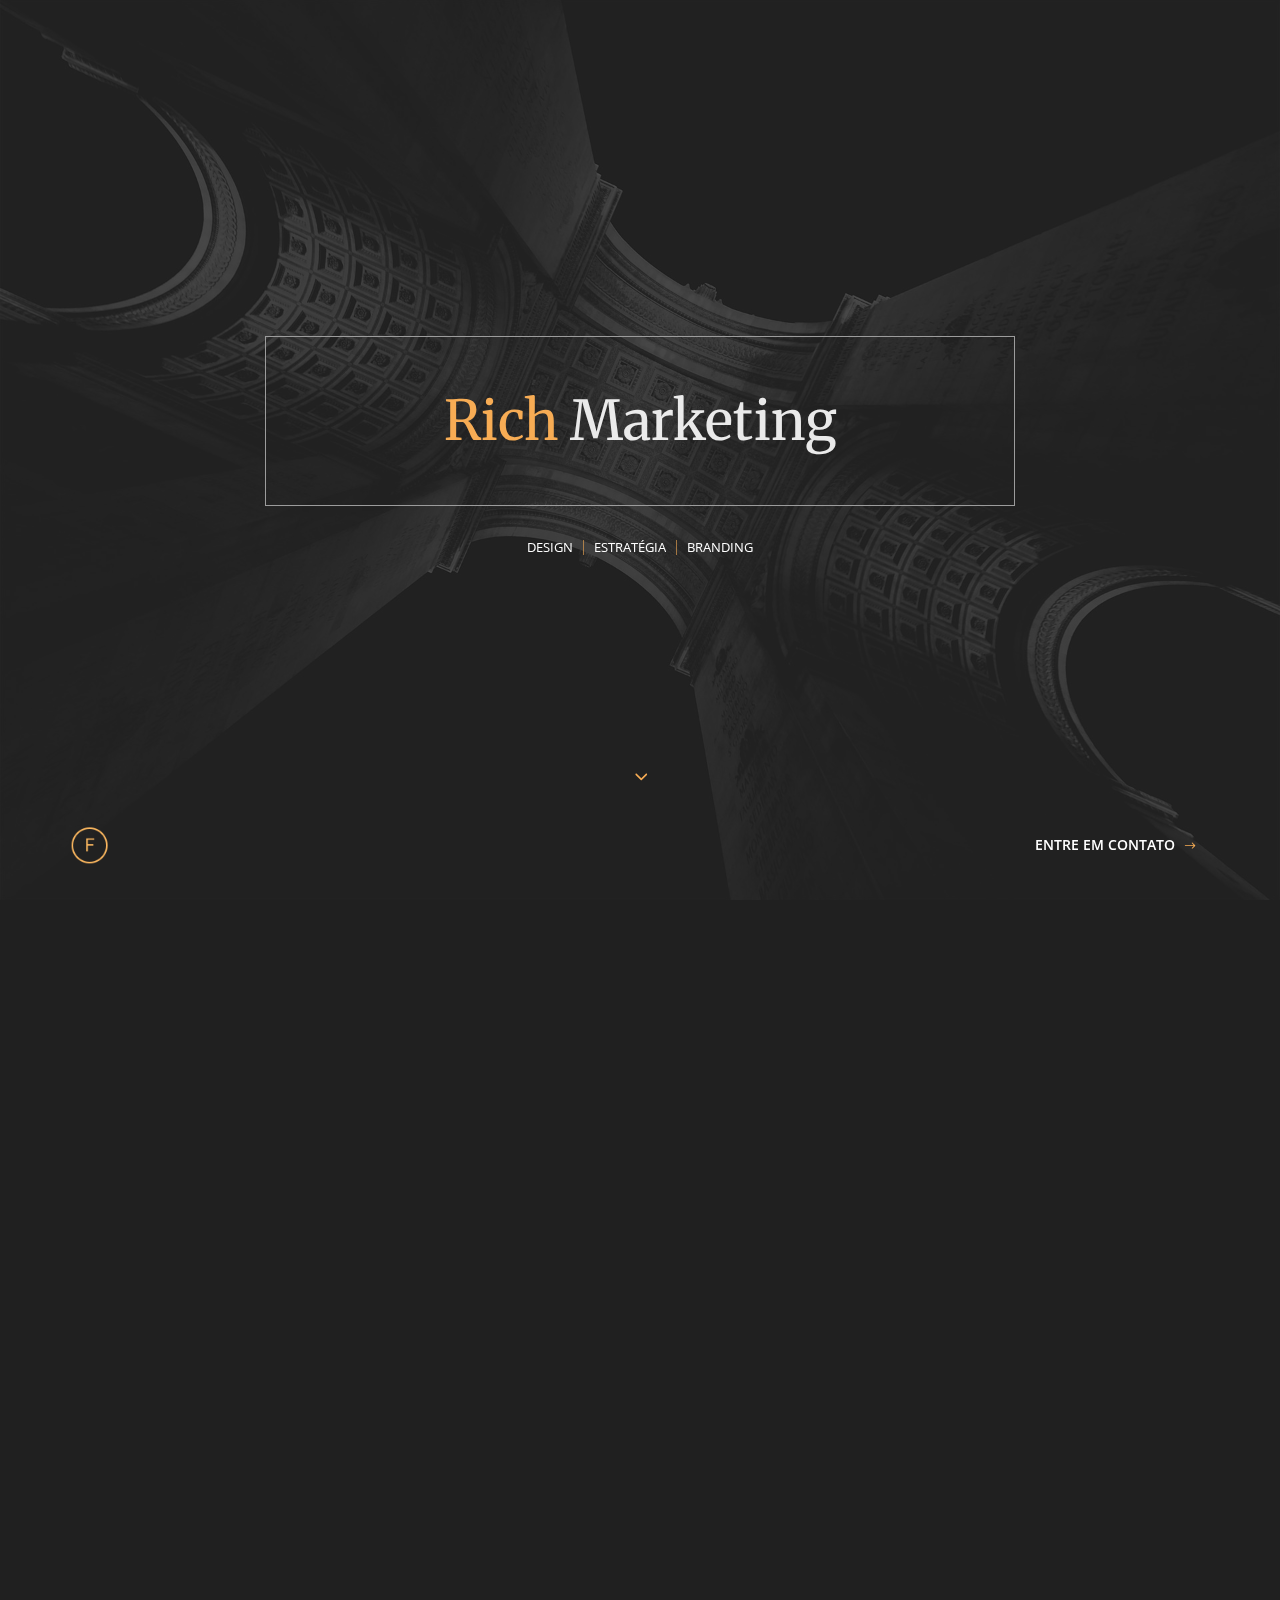
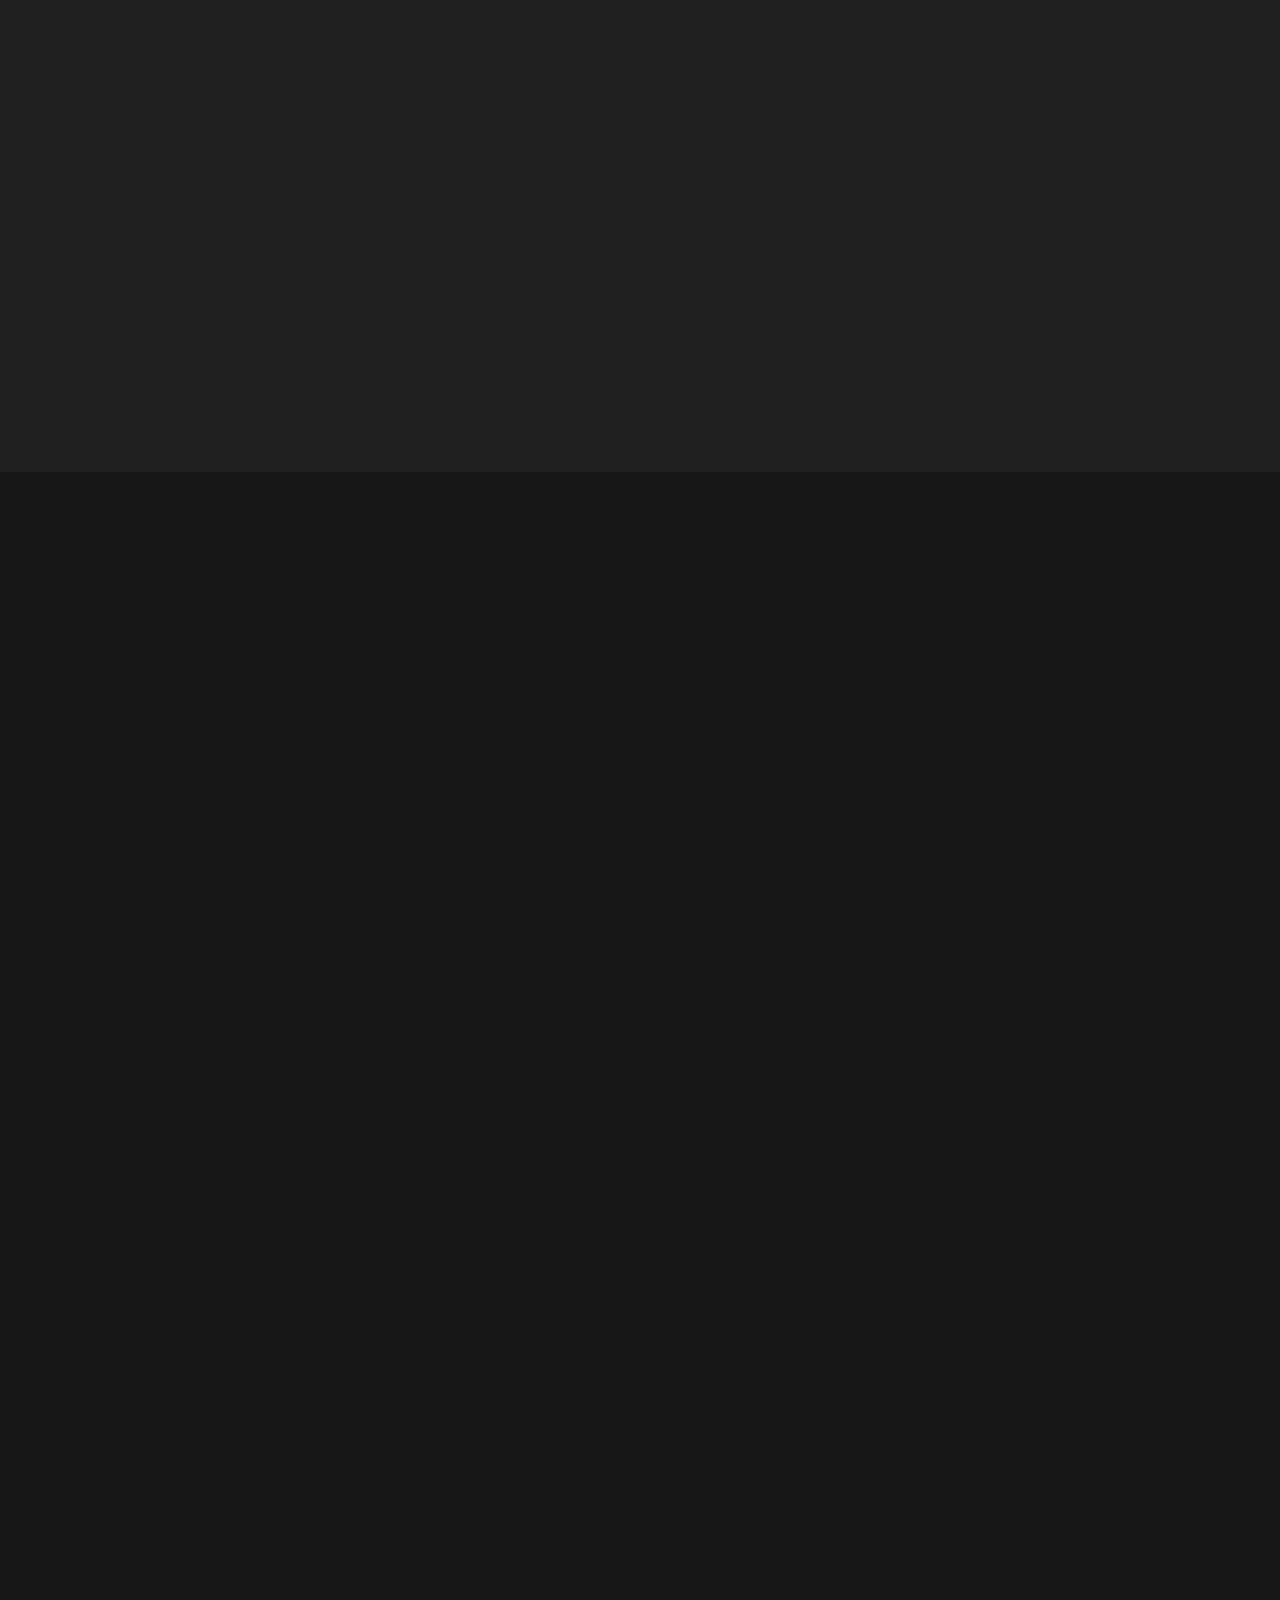
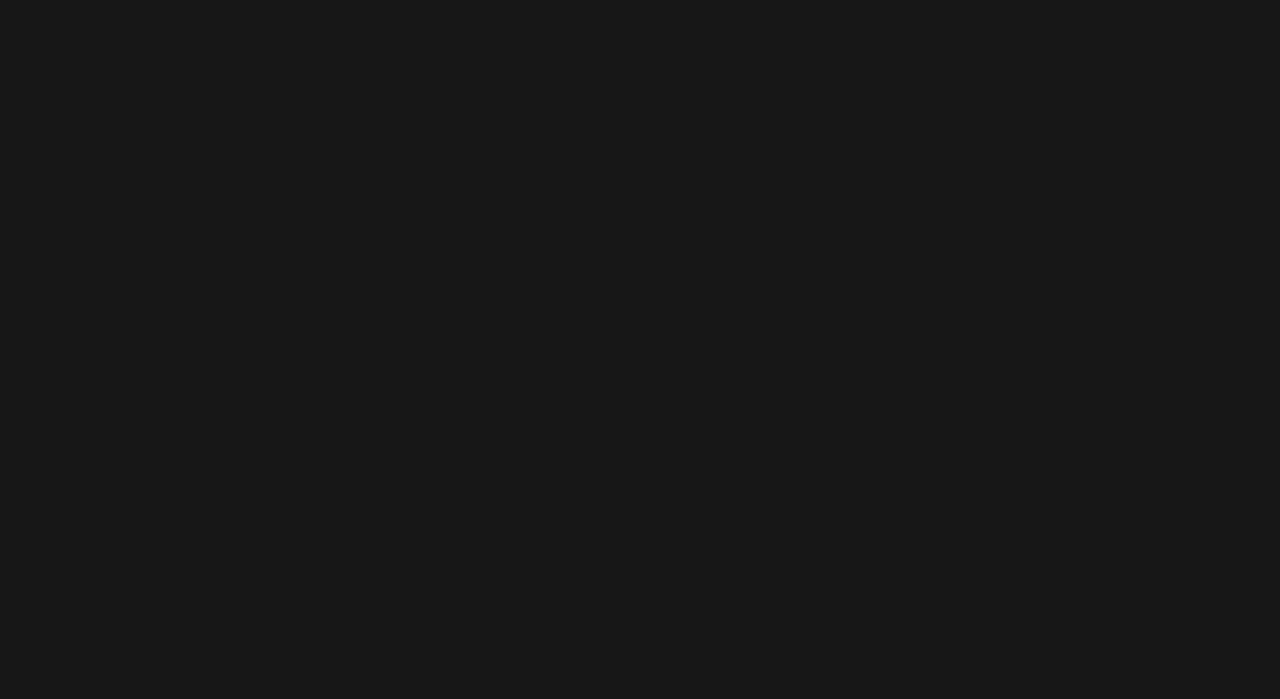
<file: sites/fusion/fusion-responsive/index.html>
<!DOCTYPE html>
<!--[if IE 7]>    <html class="no-js ie7 oldie" lang="en-US"> <![endif]-->
<!--[if IE 8]>    <html class="no-js ie8 oldie" lang="en-US"> <![endif]-->
<!--[if gt IE 8]><!-->
<html lang="en">
    <head>     
  
        <!-- TITLE OF SITE --> 
        <title>Rich Marketing</title>
  
        <!-- Meta -->
        <meta charset="utf-8">
        <meta name="description" content="Rich Marketing Solucoes em marketing e tecnologia" />
        <meta name="keywords" content="marketing, development, estrategia, tecnologia" />
        <meta name="developer" content="Rich Marketing">
        <meta name="viewport" content="width=device-width, initial-scale=1, maximum-scale=1">
        <meta name="robots" content="noindex">

        <!-- FAV AND TOUCH ICONS   -->
        <link rel="icon" href="images/favicon.ico">
        <link rel="apple-touch-icon" href="images/apple-touch-icon.png">
        <link rel="apple-touch-icon" sizes="72x72" href="images/apple-touch-icon-72x72.png">
        <link rel="apple-touch-icon" sizes="114x114" href="images/apple-touch-icon-114x114.png">

        <!-- GOOGLE FONTS -->
        <link href='https://fonts.googleapis.com/css?family=Merriweather:400,300,700,900' rel='stylesheet' type='text/css'>
        <!-- font-family: 'Merriweather', serif; -->
        <link href='https://fonts.googleapis.com/css?family=Open+Sans:400,300,600,700,800' rel='stylesheet' type='text/css'>
        <!-- font-family: 'Open Sans', sans-serif; -->

        <!-- BOOTSTRAP CSS -->
        <link rel="stylesheet" href="bootstrap/css/bootstrap.min.css">

        <!-- Image Slider -->
        <link rel="stylesheet" href="css/plagin-css/owl.carousel.css">

        <!-- FONT ICONS -->
        <link rel="stylesheet" href="icons/rik-icons/styles.css">

        <!--   COUSTOM CSS link  -->
        <link rel="stylesheet" href="css/style.css">
        <link rel="stylesheet" href="css/responsive.css">

        <!--[if lt IE 9]>
            <script src="js/plagin-js/html5shiv.js"></script>
            <script src="js/plagin-js/respond.min.js"></script>
        <![endif]-->


    </head>
    <body class="style-1">
        
        <!-- Start: Preloader Section
        =================================== -->
        <!-- <div id="main-preloader" class="main-preloader semi-dark-background">
            <div class="container full-height">
                <div class="row full-height">
                    <div class="full-height col-md-8 col-md-offset-2 col-sm-10 col-sm-offset-1 col-xs-12">

                        <div class="main-preloader-inner">

                            <h1 class="preloader-percentage">
                                <span class="preloader-percentage-text">0%</span> <!-- Show Percentage Number -->
                                <!-- <span class="percentage">%</span> -->
                            </h1>
                            <div class="preloader-bar-outer">
                                <div class="preloader-bar"></div> <!-- Percentage Precess Bar -->
                            </div>

                        </div>
                        
                    </div>
                </div>
            </div>
        </div> 
        <!-- End: Preloader Section
        =================================== -->



       <!-- Início: Área da Barra de Navegação
        ============================= -->
        <nav class="navbar navbar-fixed-top main-navbar-top navbar-top-js" id="main-navbar-top" >
            <div class="container relative">
                <div class="navbar-header">

                    <!-- Botão de Menu para Visualização Móvel -->
                    <button type="button" class="nav-trigger nav-trigger-animate"  data-target="#js-navbar-menu">
                        <span aria-hidden="true" class="icon"></span>
                    </button>

                    <!-- LOGOTIPO DO TEMPLATE (VERSÃO CLARA) -->
                    <!-- <a class="navbar-brand light-logo btn-scroll" href="#home-section"><img src="images/logo.png" alt="" class="img-responsive"></a> -->

                </div>
                
                <!-- Lista do Menu Principal -->
                <div class="navbar-collapse" id="js-navbar-menu">
                    <ul class="nav navbar-nav navbar-right" id="navbar-nav">
                        <li><a class="btn-nav" href="#services-section">serviços</a></li>
                        <li><a class="btn-nav"
                            href="#portfolio-section">portfólio</a></li>
                        <li><a class="btn-nav" href="#testimonial-section">depoimentos</a></li>
                        <li><a class="btn-nav" href="#team-section">equipe</a></li>
                        <li><a class="btn-nav" href="#contact-us-section">Contate-nos</a></li>
                    </ul>
                </div>

                <!-- Botão de Navegação do Lado Direito -->
                <div class="navbar-collapse-right hidden-xs">
                    <ul class="nav navbar-nav navbar-right btn-scroll">
                        <li><a class="btn-nav" href="#contact-us-section">Entre em Contato <i class="icon icon-arrow-right"></i></a></li>
                    </ul>
                </div>

            </div>
        </nav>
<!-- Fim: Área da Barra de Navegação
        ============================= -->





        <!--Start: 1st Section  
            - HOME PAGE 
        ====================================-->
        <div class="section section-item home-section overflow hide-overlay overlay-color bg-image-1 wow" id="home-section">
            <div class="inner-container">
                <div class="container">
                    <div class="row">
                        
                        <div class="col-md-8 col-md-offset-2 col-sm-10 col-sm-offset-1 col-xs-12">
        
                            <div class="home-content-outer text-center">
                                
                                <div class="overflow">
                                    <div class="heading-outer left-right relative">
                                        <div class="heading-outer top-bottom relative">
                                            <div class="overflow p-t-40 p-l-40 p-r-40 p-b-40">
                                                <div class="section-heading-outer">
                                                    <h1 class="heading"> <span class="color">Rich</span> Marketing</h1>
                                                </div>
                                            </div>
                                        </div>
                                    </div>
                                </div>
        
                                <div class="overflow m-t-30">
                                    <div class="list-view">
                                        <ul class="nav">
                                            <li><a class="btn-mask" href="#">DESIGN</a></li>
                                            <li><a class="btn-mask" href="#">ESTRATÉGIA</a></li>
                                            <li><a class="btn-mask" href="#">BRANDING</a></li>
                                        </ul>
                                    </div>
                                </div>
                            </div>
        
                        </div>
                        
                        <!-- Seta da Próxima Seção -->
                        <div class="footer-button">
                            <div class="overflow m-t-30">
                                <div class="btn-form-outer btn-scroll">  <!-- Área do Botão -->
                                    <a href="#services-section" class="btn"><i class="icon icon-arrow-carrot-down"></i></a>
                                </div>
                            </div>
                        </div>
        
                        <!-- Navegação do Rodapé da Página Inicial -->
                        <nav class="navbar navbar-fixed-top main-navbar-top home-nav overflow">
                            <div class="container relative home-nav-inner">
                                <div class="navbar-header">
        
                                    <!-- LOGOTIPO DO TEMPLATE (VERSÃO CLARA) -->
                                    <a class="navbar-brand light-logo" href="#"><img src="images/logo.png" alt="" class="img-responsive"></a>
        
                                </div>
        
                                <div class="navbar-collapse-right" >
                                    <ul class="nav navbar-nav navbar-right btn-scroll">
                                        <li>
                                            <a class="btn-nav btn-mask" href="#contact-us-section">Entre em Contato <i class="icon icon-arrow-right"></i></a>
                                        </li>
                                    </ul>
                                </div>
        
                            </div>
                        </nav>
                        <!-- Fim: Navegação do Rodapé da Página Inicial -->
        
                    </div>
                </div>
            </div>
        </div>
         
        <!--End: 1st Section  
            - HOME PAGE 
        ====================================-->


        

        <!--Start: 2nd Section  
            - SERVICES PAGE 
        ====================================-->
        <div class=" section section-item combine-section hide-overlay overflow semi-dark-background" id="services-section">
            
            <div class="inner-container services-section ">
                 <div class="container">
                    <div class="row">


                        <!-- Start: Section Heading -->
                        <div class="section-header col-md-8 col-md-offset-2 col-sm-10 col-sm-offset-1">
                            <div class="overflow">
                                <div class="line-outer">
                                    <div class="line wow"></div>
                                </div>
                            </div>
                            <div class="overflow">
                                <div class="section-heading-outer m-b-15">
                                    <p class="sub-heading wow">NOSSOS SERVIÇOS</p>
                                </div> 
                            </div>
                            <div class="overflow">
                                <div class="section-heading-outer p-l-50 p-r-50">
                                    <h2 class="section-heading wow">Nosso Time Levará O Seu Negócio Ao Próximo Nível!</h2>
                                </div>
                            </div>
                        </div>
                        <!-- End: Section Heading -->

                        <div class="clearfix"></div>
                        
                        <!-- Start: Each Services Section -->
                        <div class="each-services-outer overflow section-separator sp-bottom">

                            <div class="each-services col-sm-4 col-xs-12">
                                <div class="each-services-inner">
                                    
                                    <div class="overflow">
                                        <div class="features-icon-outer wow">
                                            <i class="icon icon-icon-documents-alt features-icon"></i>
                                        </div>
                                    </div>
                                    <div class="overflow">
                                        <div class="title-outer wow">
                                            <h4 class="title">Estrategia de Marketing</h4>
                                        </div>
                                    </div>
                                    <div class="overflow">
                                        <div class="pera-outer wow">
                                            <p>Nossa equipe de especialistas elabora estratégias de marketing dinâmicas para impulsionar o seu negócio.</p>
                                        </div>
                                    </div>
                                    <div class="overflow m-t-30">
                                        <div class="btn-form-outer wow">  <!-- Button Area -->
                                            <a href="#services-1" class="btn right-icon btn-services btn-mask">LEARN MORE <i class="icon icon-arrow-right"></i></a>
                                        </div>
                                    </div>

                                </div>
                            </div> <!-- End: .each-services -->

                            <div class="each-services col-sm-4 col-xs-12">
                                <div class="each-services-inner">
                                    
                                    <div class="overflow">
                                        <div class="features-icon-outer wow">
                                            <i class="icon icon-icon-pencil-edit-alt features-icon"></i>
                                        </div>
                                    </div>
                                    <div class="overflow">
                                        <div class="title-outer wow">
                                            <h4 class="title">Soluções de TI</h4>
                                        </div>
                                    </div>
                                    <div class="overflow">
                                        <div class="pera-outer wow">
                                            <p>Aproveite o poder da tecnologia com nossas soluções de TI inovadoras para otimizar suas operações.</p>
                                        </div>
                                    </div>
                                    <div class="overflow m-t-30">
                                        <div class="btn-form-outer wow">  <!-- Button Area -->
                                            <a href="#services-2" class="btn right-icon btn-services btn-mask">LEARN MORE <i class="icon icon-arrow-right"></i></a>
                                        </div>
                                    </div>

                                </div>
                            </div> <!-- End: .each-services -->

                            <div class="each-services col-sm-4 col-xs-12">
                                <div class="each-services-inner">

                                    <div class="overflow">
                                        <div class="features-icon-outer wow">
                                            <i class="icon icon-icon-pens features-icon"></i>
                                        </div>
                                    </div>
                                    <div class="overflow">
                                        <div class="title-outer wow">
                                            <h4 class="title">Consultoria</h4>
                                        </div>
                                    </div>
                                    <div class="overflow">
                                        <div class="pera-outer wow">
                                            <p>Beneficie-se de nossos serviços de consultoria de alto nível, orientando você a tomar as decisões certas para o seu negócio.</p>
                                        </div>
                                    </div>
                                    <div class="overflow m-t-30">
                                        <div class="btn-form-outer wow">  <!-- Button Area -->
                                            <a href="#services-3" class="btn right-icon btn-services btn-mask">LEARN MORE <i class="icon icon-arrow-right"></i></a>
                                        </div>
                                    </div>

                                </div>
                            </div> <!-- End: .each-services -->
                            <div class="each-services col-sm-4 col-xs-12">
                                <div class="each-services-inner">
                                    
                                    <div class="overflow">
                                        <div class="features-icon-outer wow">
                                            <i class="icon icon-icon-pencil-edit-alt features-icon"></i>
                                        </div>
                                    </div>
                                    <div class="overflow">
                                        <div class="title-outer wow">
                                            <h4 class="title">Gestão de Mídias Sociais</h4>
                                        </div>
                                    </div>
                                    <div class="overflow">
                                        <div class="pera-outer wow">
                                            <p>Levamos a sua presença online ao próximo nível, interagindo com o seu público e aprimorando a sua marca.</p>
                                        </div>
                                    </div>
                                    <div class="overflow m-t-30">
                                        <div class="btn-form-outer wow">  <!-- Button Area -->
                                            <a href="#services-2" class="btn right-icon btn-services btn-mask">LEARN MORE <i class="icon icon-arrow-right"></i></a>
                                        </div>
                                    </div>

                                </div>
                            </div> <!-- End: .each-services -->

                        </div> 
                        <!-- End: Each Services Section -->
                        

                        <!-- Start: Each Services Part Full Detail -->
                        <div class="services-full-view">
                            
                            <div class="services-details" id="services-1">
                                <div class="services-inner relative overflow">

                                    <!-- Features Image -->
                                    <div class="col-sm-6 col-xs-12">
                                        <div class="features-image-outer">
                                            <div class="image-outer">
                                                <img src="images/services-1.jpg" alt="Services Image" class="img-responsive">
                                            </div>
                                        </div>
                                    </div> <!-- End: Features Image Area -->

                                    <!-- Content Area -->
                                    <div class="col-sm-6 col-xs-12">
                                        <div class="services-content-outer">

                                            <div class="line-outer">
                                                <div class="line"></div>
                                            </div>

                                            <div class="section-title-outer overflow">
                                                <h3 class="section-title">Strategy.</h3>
                                            </div>

                                            <div class="overflow m-b-15">
                                                <div class="title-outer">
                                                    <h6 class="title relative">PERFECT STARATEGY FORYOUR BRAND</h6>
                                                </div>
                                            </div>

                                            <div class="overflow">
                                                <div class="pera-outer">
                                                    <p>Chances are unless you are very lucky you will go thru many different relationships before you find your special someone. Finding your sole mate is like gambling. In poker and blackjack you may have to play dozens of hands until you get a winning hand, and it is the same with relationships.</p>
                                                </div>
                                            </div>

                                            <div class="overflow">
                                                <div class="pera-outer">

                                                    <p>During your life you will probably meet some people who seem like they may be the one, or that they are closers, and I thought everything was great, until I started to seriously consider getting married.</p>
                                                </div>
                                            </div>

                                            <div class="overflow m-t-15">
                                                <div class="list-outer">
                                                    <div class="list col-sm-6">
                                                        <div class="row">
                                                            <i class="icon icon-icon-ribbon"></i> Award-winning Strategist
                                                        </div>
                                                    </div>
                                                    <div class="list col-sm-6">
                                                        <div class="row">
                                                            <i class="icon icon-icon-search-alt"></i> Extended Research
                                                        </div>
                                                    </div>
                                                    <div class="list col-sm-6">
                                                        <div class="row">
                                                            <i class="icon icon-icon-document"></i> Bullet-prof Planning
                                                        </div>
                                                    </div>
                                                    <div class="list col-sm-6">
                                                        <div class="row">
                                                            <i class="icon icon-icon-like-alt"></i> Trusted by Thousands
                                                        </div>
                                                    </div>
                                                </div>
                                            </div>

                                            <div class="overflow">
                                                <div class="btn-outer m-t-50">
                                                    <a href="#8" class="btn btn-fill right-icon">GET IN TOUCH <i class="icon icon-arrow-right"></i></a>
                                                </div>
                                            </div>

                                        </div> <!-- End: .services-content-outer -->
                                    </div> <!-- End: Content Area -->
                                    
                                    <!-- Button Area -->
                                    <div class="back-button-outer overflow">  
                                        <a href="#" class="btn btn-services-back btn-mask"><i class="icon icon-arrow-carrot-left-alt2"></i></a>
                                    </div>

                                </div> <!-- End: .services-inner -->
                            </div> <!-- End: .services-details -->

                            <div class="services-details" id="services-2">
                                <div class="services-inner relative overflow">

                                    <!-- Features Image -->
                                    <div class="col-sm-6 col-xs-12">
                                        <div class="features-image-outer">
                                            <div class="image-outer">
                                                <img src="images/services-1.jpg" alt="Services Image" class="img-responsive">
                                            </div>
                                        </div>
                                    </div> <!-- End: Features Image Area -->

                                    <!-- Content Area -->
                                    <div class="col-sm-6 col-xs-12">
                                        <div class="services-content-outer">

                                            <div class="line-outer">
                                                <div class="line"></div>
                                            </div>

                                            <div class="section-title-outer overflow">
                                                <h3 class="section-title">Strategy.</h3>
                                            </div>

                                            <div class="overflow m-b-15">
                                                <div class="title-outer">
                                                    <h6 class="title relative">PERFECT STARATEGY FORYOUR BRAND</h6>
                                                </div>
                                            </div>

                                            <div class="overflow">
                                                <div class="pera-outer">
                                                    <p>Chances are unless you are very lucky you will go thru many different relationships before you find your special someone. Finding your sole mate is like gambling. In poker and blackjack you may have to play dozens of hands until you get a winning hand, and it is the same with relationships.</p>
                                                </div>
                                            </div>

                                            <div class="overflow">
                                                <div class="pera-outer">

                                                    <p>During your life you will probably meet some people who seem like they may be the one, or that they are closers, and I thought everything was great, until I started to seriously consider getting married.</p>
                                                </div>
                                            </div>

                                            <div class="overflow m-t-15">
                                                <div class="list-outer">
                                                    <div class="list col-sm-6">
                                                        <div class="row">
                                                            <i class="icon icon-icon-ribbon"></i> Award-winning Strategist
                                                        </div>
                                                    </div>
                                                    <div class="list col-sm-6">
                                                        <div class="row">
                                                            <i class="icon icon-icon-search-alt"></i> Extended Research
                                                        </div>
                                                    </div>
                                                    <div class="list col-sm-6">
                                                        <div class="row">
                                                            <i class="icon icon-icon-document"></i> Bullet-prof Planning
                                                        </div>
                                                    </div>
                                                    <div class="list col-sm-6">
                                                        <div class="row">
                                                            <i class="icon icon-icon-like-alt"></i> Trusted by Thousands
                                                        </div>
                                                    </div>
                                                </div>
                                            </div>

                                            <div class="overflow">
                                                <div class="btn-outer m-t-50">
                                                    <a href="#8" class="btn btn-fill right-icon">GET IN TOUCH <i class="icon icon-arrow-right"></i></a>
                                                </div>
                                            </div>

                                        </div> <!-- End: .services-content-outer -->
                                    </div> <!-- End: Content Area -->
                                    
                                    <!-- Button Area -->
                                    <div class="back-button-outer overflow">  
                                        <a href="#" class="btn btn-services-back btn-mask"><i class="icon icon-arrow-carrot-left-alt2"></i></a>
                                    </div>

                                </div> <!-- End: .services-inner -->
                            </div> <!-- End: .services-details -->

                            <div class="services-details" id="services-3">
                                <div class="services-inner relative overflow">

                                    <!-- Features Image -->
                                    <div class="col-sm-6 col-xs-12">
                                        <div class="features-image-outer">
                                            <div class="image-outer">
                                                <img src="images/services-1.jpg" alt="Services Image" class="img-responsive">
                                            </div>
                                        </div>
                                    </div> <!-- End: Features Image Area -->

                                    <!-- Content Area -->
                                    <div class="col-sm-6 col-xs-12">
                                        <div class="services-content-outer">

                                            <div class="line-outer">
                                                <div class="line"></div>
                                            </div>

                                            <div class="section-title-outer overflow">
                                                <h3 class="section-title">Strategy.</h3>
                                            </div>

                                            <div class="overflow m-b-15">
                                                <div class="title-outer">
                                                    <h6 class="title relative">PERFECT STARATEGY FORYOUR BRAND</h6>
                                                </div>
                                            </div>

                                            <div class="overflow">
                                                <div class="pera-outer">
                                                    <p>Chances are unless you are very lucky you will go thru many different relationships before you find your special someone. Finding your sole mate is like gambling. In poker and blackjack you may have to play dozens of hands until you get a winning hand, and it is the same with relationships.</p>
                                                </div>
                                            </div>

                                            <div class="overflow">
                                                <div class="pera-outer">

                                                    <p>During your life you will probably meet some people who seem like they may be the one, or that they are closers, and I thought everything was great, until I started to seriously consider getting married.</p>
                                                </div>
                                            </div>

                                            <div class="overflow m-t-15">
                                                <div class="list-outer">
                                                    <div class="list col-sm-6">
                                                        <div class="row">
                                                            <i class="icon icon-icon-ribbon"></i> Award-winning Strategist
                                                        </div>
                                                    </div>
                                                    <div class="list col-sm-6">
                                                        <div class="row">
                                                            <i class="icon icon-icon-search-alt"></i> Extended Research
                                                        </div>
                                                    </div>
                                                    <div class="list col-sm-6">
                                                        <div class="row">
                                                            <i class="icon icon-icon-document"></i> Bullet-prof Planning
                                                        </div>
                                                    </div>
                                                    <div class="list col-sm-6">
                                                        <div class="row">
                                                            <i class="icon icon-icon-like-alt"></i> Trusted by Thousands
                                                        </div>
                                                    </div>
                                                </div>
                                            </div>

                                            <div class="overflow">
                                                <div class="btn-outer m-t-50">
                                                    <a href="#8" class="btn btn-fill right-icon">GET IN TOUCH <i class="icon icon-arrow-right"></i></a>
                                                </div>
                                            </div>

                                        </div> <!-- End: .services-content-outer -->
                                    </div> <!-- End: Content Area -->
                                    
                                    <!-- Button Area -->
                                    <div class="back-button-outer overflow">  
                                        <a href="#" class="btn btn-services-back btn-mask"><i class="icon icon-arrow-carrot-left-alt2"></i></a>
                                    </div>

                                </div> <!-- End: .services-inner -->
                            </div> <!-- End: .services-details -->

                        </div>
                        <!-- End: Each Services Part Full Detail -->

                    </div> <!-- End: .row -->
                </div> <!-- End: .container -->
            </div> <!-- End: . -->

        </div>
        <!--End: 2nd Section  
            - SERVICES PAGE 
        ====================================-->



        <!--Start: 5th Section  
            - OUR TEAM PAGE
        ====================================-->
        <div class=" section section-item combine-section hide-overlay overflow dark-background" id="team-section">
            <div class="inner-container team-member dark-background">
                <div class="container">
                    <div class="row section-separator sp-bottom">
                        
                        <!-- Start: Section Heading -->
                        <div class="section-header col-sm-10 col-sm-offset-1">
                            <div class="overflow">
                                <div class="line-outer">
                                    <div class="line wow"></div>
                                </div>
                            </div>
                            <div class="overflow">
                                <div class="section-heading-outer m-b-15">
                                    <p class="sub-heading wow">NOSSO TIME</p>
                                </div> 
                            </div>
                            <div class="overflow">
                                <div class="section-heading-outer p-l-50 p-r-50">
                                    <h2 class="section-heading wow">Nosso Time Incrível</h2>
                                </div>
                            </div>
                        </div>
                        <!-- End: Section Heading -->

                        <div class="clearfix"></div>

                        <div class="col-sm-12 grid-item m-t-30">
                            <div class="row">

                                <div class="col-md-3 col-sm-6 col-xs-12 each-item overflow text-center relative wow">
                                    <div class="item-inner overflow absolute">

                                        <div class="profile-outer center">
                                            <div class="profile-image">
                                                <img src="images/testimonial/founder_2.jpg" alt="Team Member" class="">
                                            </div>
                                            <div class="profile-content">
                                                <span class="name">CAMILLE CHIMENES</span>
                                                <span class="position">Fundadora, VP de Marketing</span>
                                            </div>
                                        </div>
                                        <div class="content-detail">
                                            <p>Camille é o co-fundadora e VP de Marketing da Rich Marketing. Apaixonada por Marketing Digital, possui uma visão única para criar estratégias e estimular o crescimento de Negocios. É extremamente comprometida com o crescimento e desenvolvimento dos projetos, sempre visando os mais excelentes resultados.</p>
                                        </div>

                                    </div>
                                </div> <!-- End: .each-item -->
                                <div class="col-md-3 col-sm-6 col-xs-12 each-item overflow text-center relative wow">
                                    <div class="item-inner overflow absolute">

                                        <div class="profile-outer center">
                                            <div class="profile-image">
                                                <img src="images/testimonial/founder_1.jpg" alt="Team Member" class="">
                                            </div>
                                            <div class="profile-content">
                                                <span class="name">RICARDO CHIMENES</span>
                                                <span class="position">Fundador, CEO</span>
                                            </div>
                                        </div>
                                        <div class="content-detail">
                                            <p>Ricardo é o co-fundador e CEO da Rich Marketing. Formado em Sistemas de Informação sua paixão profunda por tecnologia, dedica sua carreira à criação de experiências digitais que deixam uma impressão duradoura, marcadas por inovação, criatividade e uma busca incansável pela excelência.</p>
                                        </div>

                                    </div>
                                </div> <!-- End: .each-item -->
                            </div>
                        </div> <!-- End: .col-xs-12 -->

                    </div> <!-- End: .row -->
                </div> <!-- End: .container -->
            </div> <!-- End: .inner-container -->

        </div>
        <!--End: 5th Section  
            - OUR TEAM PAGE
        ====================================-->



        <!--Start: 6th Section  
            - CONTACT US PAGE
        ====================================-->
        <div class="section section-item combine-section hide-overlay overflow wow" id="contact-us-section">
            <div class="overlay-color relative bg-image-2">
                <div class="inner-container contact-us" id="contact">
                    <div class="container">
                        <div class="row">
                            <!-- Start: Section Heading -->
                            <div class="section-header col-sm-10 col-sm-offset-1">
                                <div class="overflow">
                                    <div class="line-outer">
                                        <div class="line wow"></div>
                                    </div>
                                </div>
                                <div class="overflow">
                                    <div class="section-heading-outer m-b-15">
                                        <p class="sub-heading wow">ENTRE EM CONTATO</p>
                                    </div>
                                </div>
                                <div class="overflow">
                                    <div class="section-heading-outer p-l-50 p-r-50">
                                        <h2 class="section-heading wow">Vamos falar sobre o projeto</h2>
                                    </div>
                                </div>
                            </div>
                            <!-- End: Section Heading -->
                            <div class="clearfix"></div>
                            <div class="col-md-8 col-md-offset-2 col-sm-10 col-sm-offset-1 overflow">
                                <div class="row single-form-outer wow">
                                    <form id="contact-form" method="post" class="dark-background single-form" action="php/sendmail.php">
                                        <div class="message col-xs-12">
                                            <p class="email-loading"><img src="images/loading.gif" alt="">&nbsp;&nbsp;&nbsp;Enviando...</p>
                                            <p class="email-success"><i class="icon icon-icon-check-alt2"></i> Sua cotação foi enviada com sucesso.</p>
                                            <p class="email-failed"><i class="icon icon-icon-close-alt2"></i> Algo deu errado!</p>
                                        </div>
                                        <div class="col-sm-6 col-xs-12">
                                            <div class="input-outer">
                                                <div class="group relative">
                                                    <input name="name" class="contact-name form-control" id="contact-name" type="text" required="">
                                                    <label class="input-label" for="contact-name">
                                                        <span class="label-text">SEU NOME</span>
                                                    </label>
                                                </div>
                                            </div>
                                        </div>
                                        <div class="col-sm-6 col-xs-12">
                                            <div class="input-outer ">
                                                <div class="group relative">
                                                    <input name="name" class="contact-email form-control" id="contact-email" type="email" required="">
                                                    <label class="input-label" for "contact-email">
                                                        <span class="label-text">SEU E-MAIL</span>
                                                    </label>
                                                </div>
                                            </div>
                                        </div>
                                        <div class="col-sm-6 col-xs-12">
                                            <div class="input-outer ">
                                                <div class="group relative">
                                                    <input name="name" class="contact-company form-control" id="contact-company" type="text" required="">
                                                    <label class="input-label" for="contact-company">
                                                        <span class="label-text">EMPRESA</span>
                                                    </label>
                                                </div>
                                            </div>
                                        </div>
                                        <div class="col-sm-6 col-xs-12">
                                            <div class="input-outer ">
                                                <div class="group relative">
                                                    <input name="name" class="contact-subject form-control" id="contact-subject" type="text" required="">
                                                    <label class="input-label" for="contact-subject">
                                                        <span class="label-text">ASSUNTO</span>
                                                    </label>
                                                </div>
                                            </div>
                                        </div>
                                        <div class="col-xs-12">
                                            <div class="input-outer ">
                                                <div class="group relative">
                                                    <textarea class="contact-message form-control" id="contact-message" rows="3" required=""></textarea>
                                                    <label class="input-label" for="contact-message">
                                                        <span class="label-text">CONTE-NOS SOBRE SEU NEGOCIO PARA PODERMOS TE AJUDAR MELHOR!</span>
                                                    </label>
                                                </div>
                                            </div>
                                        </div>
                                        <!-- Subject Button -->
                                        <div class="btn-form text-center col-xs-12">
                                            <div class="button-outer relative">
                                                <button class="btn btn-fill right-icon">ENTRE EM CONTATO <i class="icon icon-arrow-right"></i></button>
                                            </div>
                                        </div>
                                    </form>
                                </div> <!-- /#testimonials-1 -->
                            </div> <!-- End: .col-xs-12 -->
                            <div class="clearfix"></div>
                            <div class="col-md-8 col-md-offset-2 col-sm-10 col-sm-offset-1 contact-footer">
                                <div class="row">
                                    <div class="about col-sm-1 m-t-15">
                                        <div class="overflow">
                                            <div class="logo-outer wow">
                                                <a href="index.html" class="logo-link">
                                                    <img src="images/logo.png" alt="" class="img-responsive logo">
                                                </a>
                                            </div>
                                        </div>
                                    </div> <!-- End: .about -->
                                    
        
        <!--End: 6th Section  
            - CONTACT US PAGE
        ====================================-->




        
        <!-- SCRIPTS 
        ========================================-->
        <script src="js/plagin-js/jquery-1.11.3.js"></script>
        <script src="js/plagin-js/preloader.js"></script>
        <script src="bootstrap/js/bootstrap.min.js"></script>
        <script src="js/plagin-js/plagin.js"></script>

        <!-- Custom Script 
        ==========================================-->
        <script src="js/custom-scripts.js"></script>



    </body>

</html>
</file>
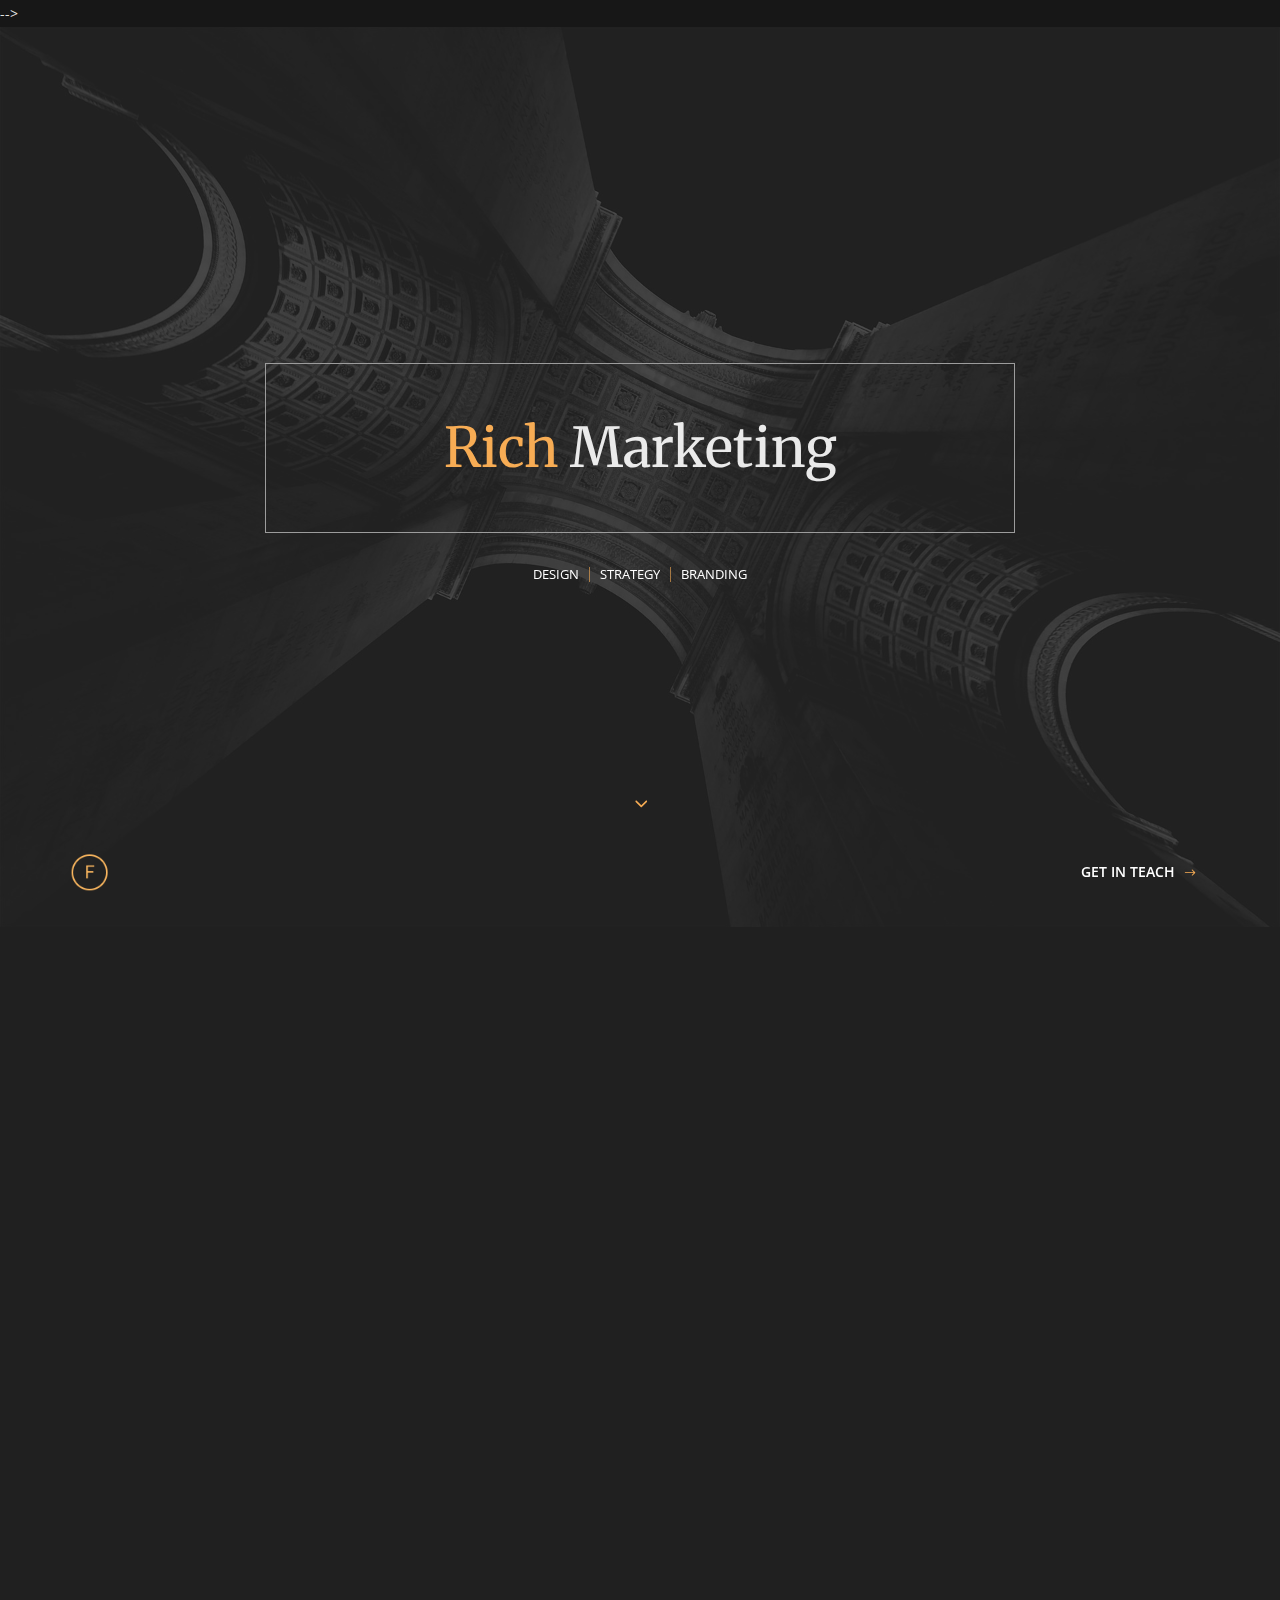
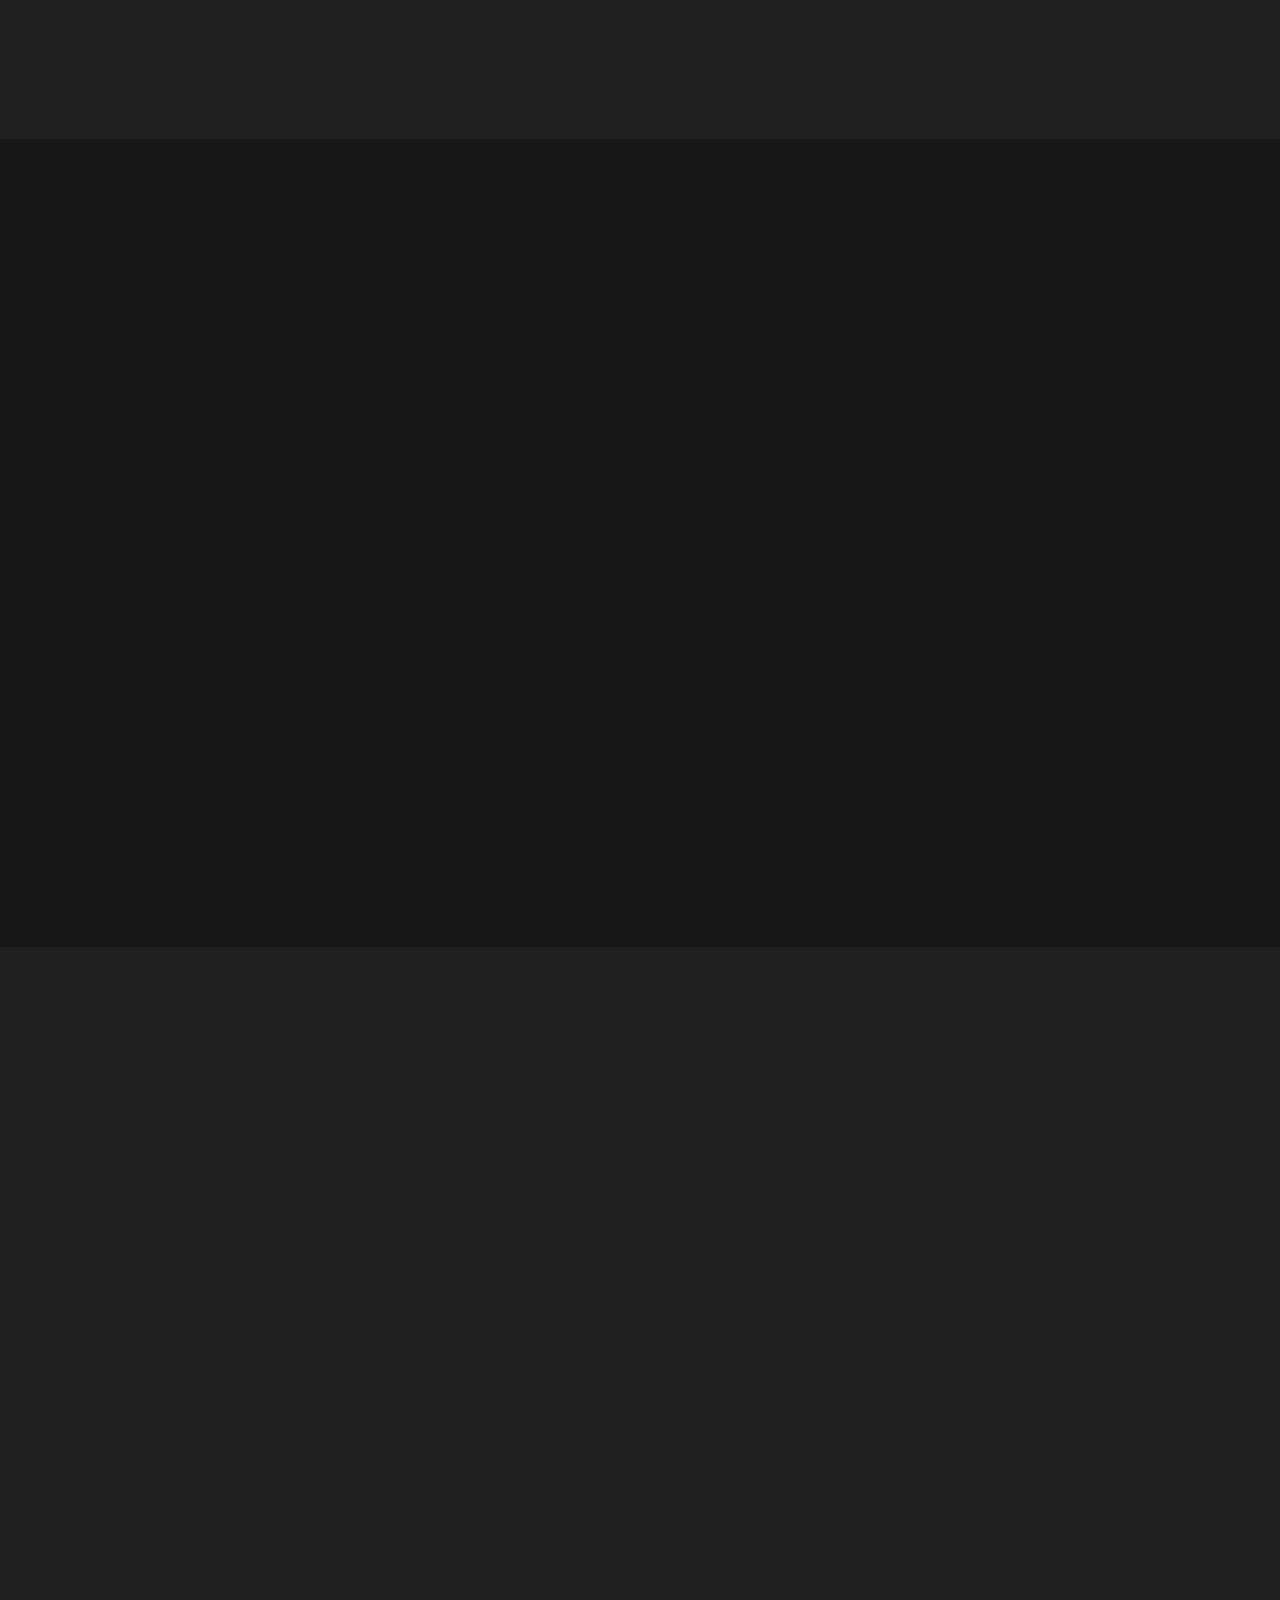
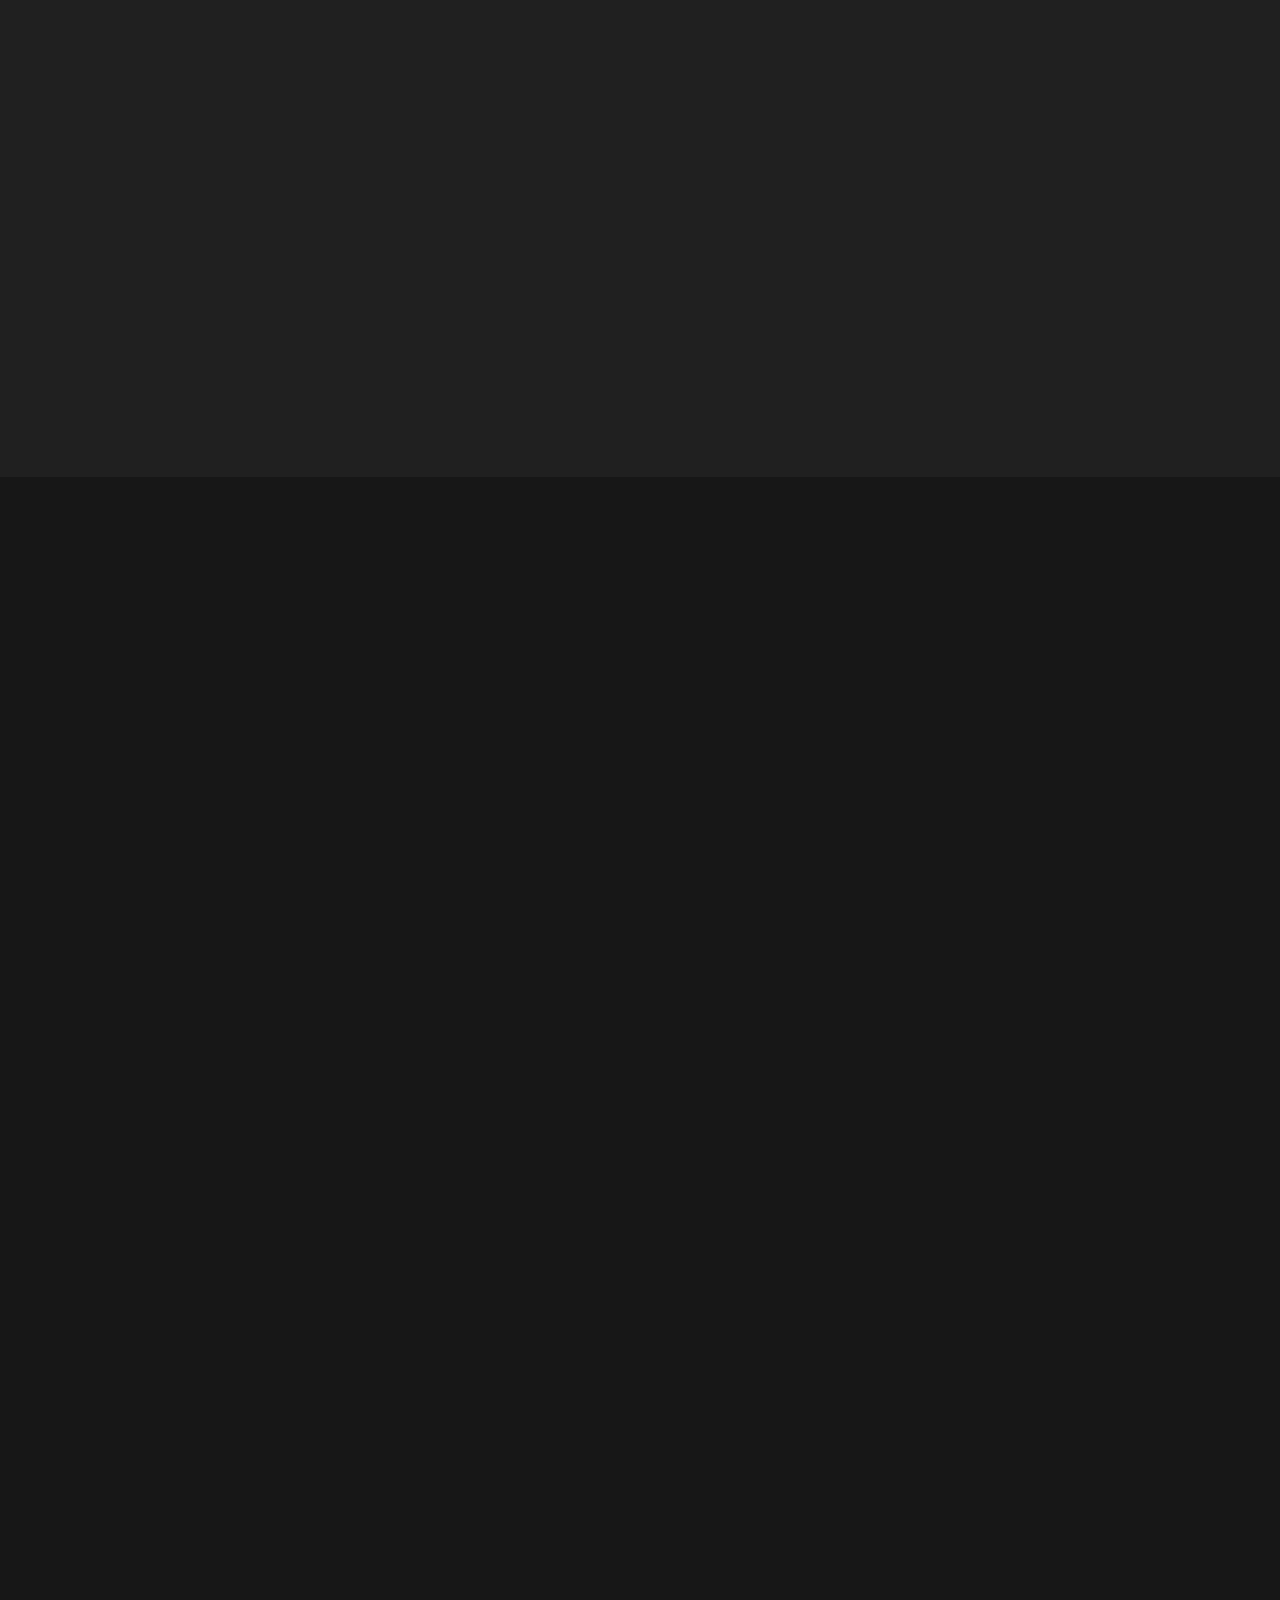
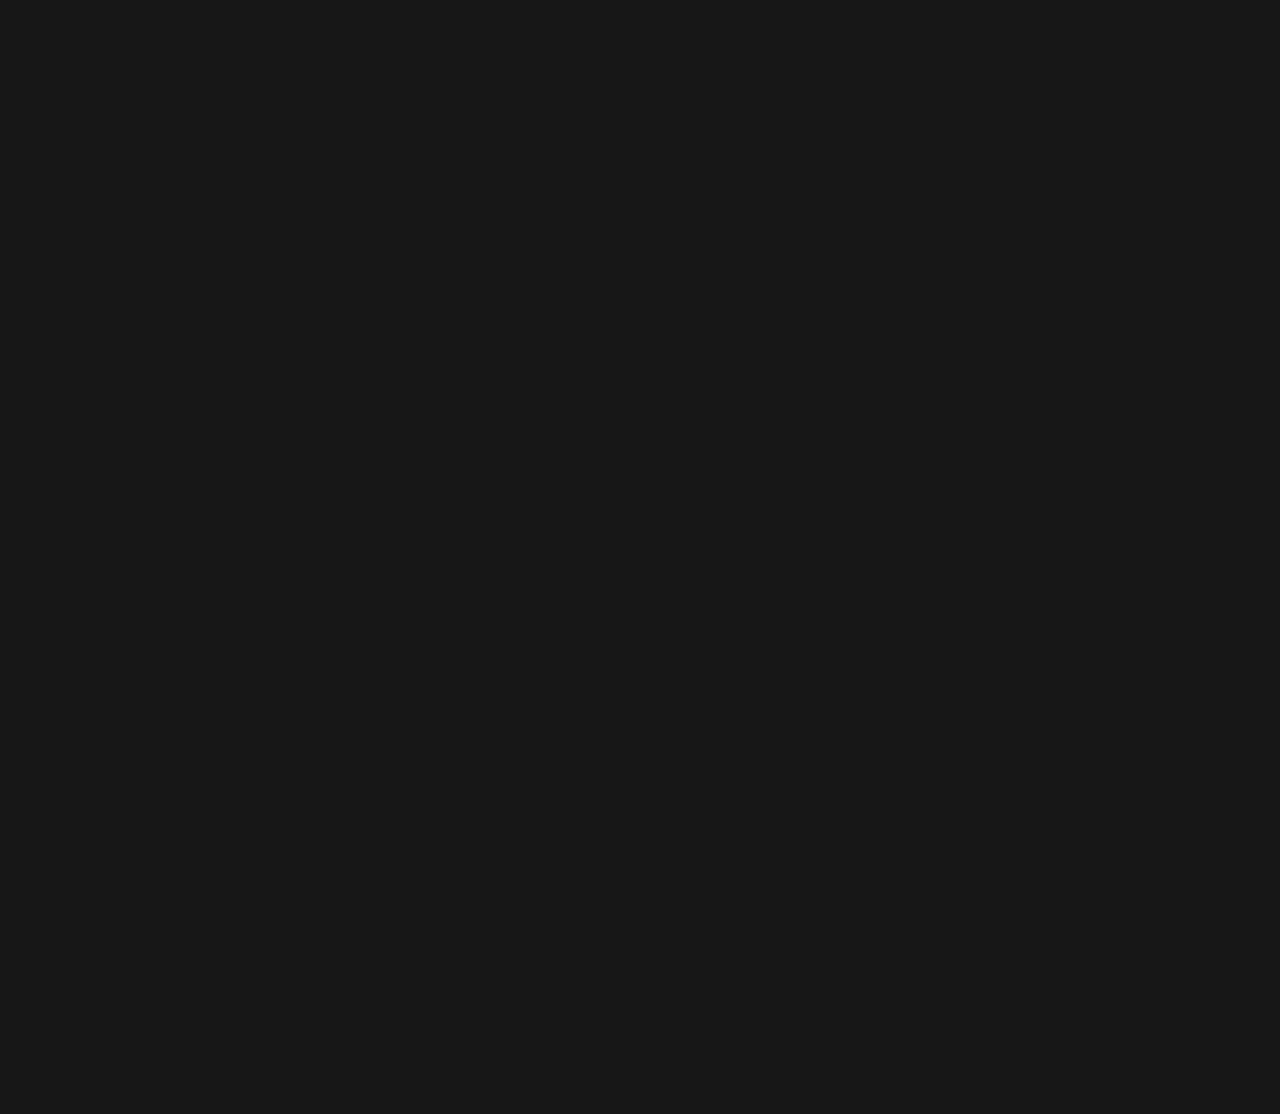
<file: index - Copy.html>
<!DOCTYPE html>
<!--[if IE 7]>    <html class="no-js ie7 oldie" lang="en-US"> <![endif]-->
<!--[if IE 8]>    <html class="no-js ie8 oldie" lang="en-US"> <![endif]-->
<!--[if gt IE 8]><!-->
<html lang="en">
    <head>     
  
        <!-- TITLE OF SITE --> 
        <title>FUSION Responsive</title>
  
        <!-- Meta -->
        <meta charset="utf-8">
        <meta name="description" content="Free Responsive Animated Portfolio Template" />
        <meta name="keywords" content="portfolio, template, responsive, bootstrap" />
        <meta name="developer" content="TemplateOcean">
        <meta name="viewport" content="width=device-width, initial-scale=1, maximum-scale=1">
        <meta name="robots" content="noindex">

        <!-- FAV AND TOUCH ICONS   -->
        <link rel="icon" href="images/favicon.ico">
        <link rel="apple-touch-icon" href="images/apple-touch-icon.png">
        <link rel="apple-touch-icon" sizes="72x72" href="images/apple-touch-icon-72x72.png">
        <link rel="apple-touch-icon" sizes="114x114" href="images/apple-touch-icon-114x114.png">

        <!-- GOOGLE FONTS -->
        <link href='https://fonts.googleapis.com/css?family=Merriweather:400,300,700,900' rel='stylesheet' type='text/css'>
        <!-- font-family: 'Merriweather', serif; -->
        <link href='https://fonts.googleapis.com/css?family=Open+Sans:400,300,600,700,800' rel='stylesheet' type='text/css'>
        <!-- font-family: 'Open Sans', sans-serif; -->

        <!-- BOOTSTRAP CSS -->
        <link rel="stylesheet" href="bootstrap/css/bootstrap.min.css">

        <!-- Image Slider -->
        <link rel="stylesheet" href="css/plagin-css/owl.carousel.css">

        <!-- FONT ICONS -->
        <link rel="stylesheet" href="icons/rik-icons/styles.css">

        <!--   COUSTOM CSS link  -->
        <link rel="stylesheet" href="css/style.css">
        <link rel="stylesheet" href="css/responsive.css">

        <!--[if lt IE 9]>
            <script src="js/plagin-js/html5shiv.js"></script>
            <script src="js/plagin-js/respond.min.js"></script>
        <![endif]-->


    </head>
    <body class="style-1">
        
        <!-- Start: Preloader Section
        =================================== -->
        <!-- <div id="main-preloader" class="main-preloader semi-dark-background">
            <div class="container full-height">
                <div class="row full-height">
                    <div class="full-height col-md-8 col-md-offset-2 col-sm-10 col-sm-offset-1 col-xs-12">

                        <div class="main-preloader-inner">

                            <h1 class="preloader-percentage">
                                <span class="preloader-percentage-text">0%</span> <!-- Show Percentage Number -->
                                <!-- <span class="percentage">%</span> -->
                            </h1>
                            <div class="preloader-bar-outer">
                                <div class="preloader-bar"></div> <!-- Percentage Precess Bar -->
                            </div>

                        </div>
                        
                    </div>
                </div>
            </div>
        </div> -->
        <!-- End: Preloader Section
        =================================== -->



        <!-- Start: Navbar  Area
        ============================= -->
        <nav class="navbar navbar-fixed-top main-navbar-top navbar-top-js" id="main-navbar-top" >
            <div class="container relative">
                <div class="navbar-header">

                    <!-- Menu Button show Mobile view -->
                    <button type="button" class="nav-trigger nav-trigger-animate"  data-target="#js-navbar-menu">
                        <span aria-hidden="true" class="icon"></span>
                    </button>

                    <!-- TEMPLATE LOGO LIGHT -->
                    <a class="navbar-brand light-logo btn-scroll" href="#home-section"><img src="images/logo.png" alt="" class="img-responsive"></a>

                </div>
                
                <!-- Main Menu List -->
                <div class="navbar-collapse" id="js-navbar-menu">
                    <ul class="nav navbar-nav navbar-right" id="navbar-nav">
                        <li><a class="btn-nav" href="#services-section">services</a></li>
                        <li><a class="btn-nav" href="#portfolio-section">portfolio</a></li>
                        <li><a class="btn-nav" href="#testimonial-section">testimonials</a></li>
                        <li><a class="btn-nav" href="#team-section">team</a></li>
                        <li><a class="btn-nav" href="#contact-us-section">Contact Us</a></li>
                    </ul>
                </div>


                <!-- Right Side Navigation Button -->
                <div class="navbar-collapse-right hidden-xs " >
                    <ul class="nav navbar-nav navbar-right btn-scroll">
                        <li><a class="btn-nav" href="#contact-us-section">Get in Teach <i class="icon icon-arrow-right"></i></a></li>
                    </ul>
                </div>

            </div>
        </nav>
        <!-- End: Navbar Area
        ============================= -->




        <!--Start: 1st Section  
            - HOME PAGE 
        ====================================-->
        <div class="section section-item home-section overflow hide-overlay overlay-color bg-image-1 wow" id="home-section">
            <div class="inner-container ">
                <div class="container">
                    <div class="row">
                        
                        <div class="col-md-8 col-md-offset-2 col-sm-10 col-sm-offset-1 col-xs-12">

                            <div class="home-content-outer text-center">
                                
                                <div class="overflow">
                                    <div class="heading-outer left-right relative">
                                        <div class="heading-outer top-bottom relative">
                                            <div class="overflow p-t-40 p-l-40 p-r-40 p-b-40">
                                                <div class="section-heading-outer">
                                                    <h1 class="heading"> <span class="color">Rich</span> Marketing</h1>
                                                </div>
                                            </div>
                                        </div>
                                    </div> 
                                </div>

                                <div class="overflow m-t-30">
                                    <div class="list-view">
                                        <ul class="nav">
                                            <li><a class="btn-mask" href="#">DESIGN</a></li>
                                            <li><a class="btn-mask" href="#">STRATEGY</a></li>
                                            <li><a class="btn-mask" href="#">BRANDING</a></li>
                                        </ul>
                                    </div>
                                </div>
                            </div>

                        </div>
                        
                        <!-- Next Section Arrow -->
                        <div class="footer-button">
                            <div class="overflow m-t-30">
                                <div class="btn-form-outer btn-scroll">  <!-- Button Area -->
                                    <a href="#services-section" class="btn"><i class="icon icon-arrow-carrot-down"></i></a>
                                </div>
                            </div>
                        </div>

                        <!-- Home Page Buttom Navigation -->
                        <nav class="navbar navbar-fixed-top main-navbar-top home-nav overflow">
                            <div class="container relative home-nav-inner">
                                <div class="navbar-header">

                                    <!-- TEMPLATE LOGO LIGHT -->
                                    <a class="navbar-brand light-logo" href="#"><img src="images/logo.png" alt="" class="img-responsive"></a>

                                </div>

                                <div class="navbar-collapse-right" >
                                    <ul class="nav navbar-nav navbar-right btn-scroll">
                                        <li>
                                            <a class="btn-nav btn-mask" href="#contact-us-section">Get in Teach <i class="icon icon-arrow-right"></i></a>
                                        </li>
                                    </ul>
                                </div>

                            </div>
                        </nav>
                        <!-- End: Home Page Buttom Navigation -->

                    </div>
                </div>
            </div>
        </div> 
        <!--End: 1st Section  
            - HOME PAGE 
        ====================================-->


        

        <!--Start: 2nd Section  
            - SERVICES PAGE 
        ====================================-->
        <div class=" section section-item combine-section hide-overlay overflow semi-dark-background" id="services-section">
            
            <div class="inner-container services-section ">
                 <div class="container">
                    <div class="row">


                        <!-- Start: Section Heading -->
                        <div class="section-header col-md-8 col-md-offset-2 col-sm-10 col-sm-offset-1">
                            <div class="overflow">
                                <div class="line-outer">
                                    <div class="line wow"></div>
                                </div>
                            </div>
                            <div class="overflow">
                                <div class="section-heading-outer m-b-15">
                                    <p class="sub-heading wow">OUR SERVICES</p>
                                </div> 
                            </div>
                            <div class="overflow">
                                <div class="section-heading-outer p-l-50 p-r-50">
                                    <h2 class="section-heading wow">Our team will take your business presence to new level</h2>
                                </div>
                            </div>
                        </div>
                        <!-- End: Section Heading -->

                        <div class="clearfix"></div>
                        
                        <!-- Start: Each Services Section -->
                        <div class="each-services-outer overflow section-separator sp-bottom">

                            <div class="each-services col-sm-4 col-xs-12">
                                <div class="each-services-inner">
                                    
                                    <div class="overflow">
                                        <div class="features-icon-outer wow">
                                            <i class="icon icon-icon-documents-alt features-icon"></i>
                                        </div>
                                    </div>
                                    <div class="overflow">
                                        <div class="title-outer wow">
                                            <h4 class="title">Strategy.</h4>
                                        </div>
                                    </div>
                                    <div class="overflow">
                                        <div class="pera-outer wow">
                                            <p>Ship it user story iterate engaging co-working intuitive pitch deck hacker prototype SpaceTeam user centered design big data.</p>
                                        </div>
                                    </div>
                                    <div class="overflow m-t-30">
                                        <div class="btn-form-outer wow">  <!-- Button Area -->
                                            <a href="#services-1" class="btn right-icon btn-services btn-mask">LEARN MORE <i class="icon icon-arrow-right"></i></a>
                                        </div>
                                    </div>

                                </div>
                            </div> <!-- End: .each-services -->

                            <div class="each-services col-sm-4 col-xs-12">
                                <div class="each-services-inner">
                                    
                                    <div class="overflow">
                                        <div class="features-icon-outer wow">
                                            <i class="icon icon-icon-pencil-edit-alt features-icon"></i>
                                        </div>
                                    </div>
                                    <div class="overflow">
                                        <div class="title-outer wow">
                                            <h4 class="title">Branding.</h4>
                                        </div>
                                    </div>
                                    <div class="overflow">
                                        <div class="pera-outer wow">
                                            <p>Ship it user story iterate engaging co-working intuitive pitch deck hacker prototype SpaceTeam user centered design big data.</p>
                                        </div>
                                    </div>
                                    <div class="overflow m-t-30">
                                        <div class="btn-form-outer wow">  <!-- Button Area -->
                                            <a href="#services-2" class="btn right-icon btn-services btn-mask">LEARN MORE <i class="icon icon-arrow-right"></i></a>
                                        </div>
                                    </div>

                                </div>
                            </div> <!-- End: .each-services -->

                            <div class="each-services col-sm-4 col-xs-12">
                                <div class="each-services-inner">

                                    <div class="overflow">
                                        <div class="features-icon-outer wow">
                                            <i class="icon icon-icon-pens features-icon"></i>
                                        </div>
                                    </div>
                                    <div class="overflow">
                                        <div class="title-outer wow">
                                            <h4 class="title">Design.</h4>
                                        </div>
                                    </div>
                                    <div class="overflow">
                                        <div class="pera-outer wow">
                                            <p>Ship it user story iterate engaging co-working intuitive pitch deck hacker prototype SpaceTeam user centered design big data.</p>
                                        </div>
                                    </div>
                                    <div class="overflow m-t-30">
                                        <div class="btn-form-outer wow">  <!-- Button Area -->
                                            <a href="#services-3" class="btn right-icon btn-services btn-mask">LEARN MORE <i class="icon icon-arrow-right"></i></a>
                                        </div>
                                    </div>

                                </div>
                            </div> <!-- End: .each-services -->

                        </div> 
                        <!-- End: Each Services Section -->
                        

                        <!-- Start: Each Services Part Full Detail -->
                        <div class="services-full-view">
                            
                            <div class="services-details" id="services-1">
                                <div class="services-inner relative overflow">

                                    <!-- Features Image -->
                                    <div class="col-sm-6 col-xs-12">
                                        <div class="features-image-outer">
                                            <div class="image-outer">
                                                <img src="images/services-1.jpg" alt="Services Image" class="img-responsive">
                                            </div>
                                        </div>
                                    </div> <!-- End: Features Image Area -->

                                    <!-- Content Area -->
                                    <div class="col-sm-6 col-xs-12">
                                        <div class="services-content-outer">

                                            <div class="line-outer">
                                                <div class="line"></div>
                                            </div>

                                            <div class="section-title-outer overflow">
                                                <h3 class="section-title">Strategy.</h3>
                                            </div>

                                            <div class="overflow m-b-15">
                                                <div class="title-outer">
                                                    <h6 class="title relative">PERFECT STARATEGY FORYOUR BRAND</h6>
                                                </div>
                                            </div>

                                            <div class="overflow">
                                                <div class="pera-outer">
                                                    <p>Chances are unless you are very lucky you will go thru many different relationships before you find your special someone. Finding your sole mate is like gambling. In poker and blackjack you may have to play dozens of hands until you get a winning hand, and it is the same with relationships.</p>
                                                </div>
                                            </div>

                                            <div class="overflow">
                                                <div class="pera-outer">

                                                    <p>During your life you will probably meet some people who seem like they may be the one, or that they are closers, and I thought everything was great, until I started to seriously consider getting married.</p>
                                                </div>
                                            </div>

                                            <div class="overflow m-t-15">
                                                <div class="list-outer">
                                                    <div class="list col-sm-6">
                                                        <div class="row">
                                                            <i class="icon icon-icon-ribbon"></i> Award-winning Strategist
                                                        </div>
                                                    </div>
                                                    <div class="list col-sm-6">
                                                        <div class="row">
                                                            <i class="icon icon-icon-search-alt"></i> Extended Research
                                                        </div>
                                                    </div>
                                                    <div class="list col-sm-6">
                                                        <div class="row">
                                                            <i class="icon icon-icon-document"></i> Bullet-prof Planning
                                                        </div>
                                                    </div>
                                                    <div class="list col-sm-6">
                                                        <div class="row">
                                                            <i class="icon icon-icon-like-alt"></i> Trusted by Thousands
                                                        </div>
                                                    </div>
                                                </div>
                                            </div>

                                            <div class="overflow">
                                                <div class="btn-outer m-t-50">
                                                    <a href="#8" class="btn btn-fill right-icon">GET IN TOUCH <i class="icon icon-arrow-right"></i></a>
                                                </div>
                                            </div>

                                        </div> <!-- End: .services-content-outer -->
                                    </div> <!-- End: Content Area -->
                                    
                                    <!-- Button Area -->
                                    <div class="back-button-outer overflow">  
                                        <a href="#" class="btn btn-services-back btn-mask"><i class="icon icon-arrow-carrot-left-alt2"></i></a>
                                    </div>

                                </div> <!-- End: .services-inner -->
                            </div> <!-- End: .services-details -->

                            <div class="services-details" id="services-2">
                                <div class="services-inner relative overflow">

                                    <!-- Features Image -->
                                    <div class="col-sm-6 col-xs-12">
                                        <div class="features-image-outer">
                                            <div class="image-outer">
                                                <img src="images/services-1.jpg" alt="Services Image" class="img-responsive">
                                            </div>
                                        </div>
                                    </div> <!-- End: Features Image Area -->

                                    <!-- Content Area -->
                                    <div class="col-sm-6 col-xs-12">
                                        <div class="services-content-outer">

                                            <div class="line-outer">
                                                <div class="line"></div>
                                            </div>

                                            <div class="section-title-outer overflow">
                                                <h3 class="section-title">Strategy.</h3>
                                            </div>

                                            <div class="overflow m-b-15">
                                                <div class="title-outer">
                                                    <h6 class="title relative">PERFECT STARATEGY FORYOUR BRAND</h6>
                                                </div>
                                            </div>

                                            <div class="overflow">
                                                <div class="pera-outer">
                                                    <p>Chances are unless you are very lucky you will go thru many different relationships before you find your special someone. Finding your sole mate is like gambling. In poker and blackjack you may have to play dozens of hands until you get a winning hand, and it is the same with relationships.</p>
                                                </div>
                                            </div>

                                            <div class="overflow">
                                                <div class="pera-outer">

                                                    <p>During your life you will probably meet some people who seem like they may be the one, or that they are closers, and I thought everything was great, until I started to seriously consider getting married.</p>
                                                </div>
                                            </div>

                                            <div class="overflow m-t-15">
                                                <div class="list-outer">
                                                    <div class="list col-sm-6">
                                                        <div class="row">
                                                            <i class="icon icon-icon-ribbon"></i> Award-winning Strategist
                                                        </div>
                                                    </div>
                                                    <div class="list col-sm-6">
                                                        <div class="row">
                                                            <i class="icon icon-icon-search-alt"></i> Extended Research
                                                        </div>
                                                    </div>
                                                    <div class="list col-sm-6">
                                                        <div class="row">
                                                            <i class="icon icon-icon-document"></i> Bullet-prof Planning
                                                        </div>
                                                    </div>
                                                    <div class="list col-sm-6">
                                                        <div class="row">
                                                            <i class="icon icon-icon-like-alt"></i> Trusted by Thousands
                                                        </div>
                                                    </div>
                                                </div>
                                            </div>

                                            <div class="overflow">
                                                <div class="btn-outer m-t-50">
                                                    <a href="#8" class="btn btn-fill right-icon">GET IN TOUCH <i class="icon icon-arrow-right"></i></a>
                                                </div>
                                            </div>

                                        </div> <!-- End: .services-content-outer -->
                                    </div> <!-- End: Content Area -->
                                    
                                    <!-- Button Area -->
                                    <div class="back-button-outer overflow">  
                                        <a href="#" class="btn btn-services-back btn-mask"><i class="icon icon-arrow-carrot-left-alt2"></i></a>
                                    </div>

                                </div> <!-- End: .services-inner -->
                            </div> <!-- End: .services-details -->

                            <div class="services-details" id="services-3">
                                <div class="services-inner relative overflow">

                                    <!-- Features Image -->
                                    <div class="col-sm-6 col-xs-12">
                                        <div class="features-image-outer">
                                            <div class="image-outer">
                                                <img src="images/services-1.jpg" alt="Services Image" class="img-responsive">
                                            </div>
                                        </div>
                                    </div> <!-- End: Features Image Area -->

                                    <!-- Content Area -->
                                    <div class="col-sm-6 col-xs-12">
                                        <div class="services-content-outer">

                                            <div class="line-outer">
                                                <div class="line"></div>
                                            </div>

                                            <div class="section-title-outer overflow">
                                                <h3 class="section-title">Strategy.</h3>
                                            </div>

                                            <div class="overflow m-b-15">
                                                <div class="title-outer">
                                                    <h6 class="title relative">PERFECT STARATEGY FORYOUR BRAND</h6>
                                                </div>
                                            </div>

                                            <div class="overflow">
                                                <div class="pera-outer">
                                                    <p>Chances are unless you are very lucky you will go thru many different relationships before you find your special someone. Finding your sole mate is like gambling. In poker and blackjack you may have to play dozens of hands until you get a winning hand, and it is the same with relationships.</p>
                                                </div>
                                            </div>

                                            <div class="overflow">
                                                <div class="pera-outer">

                                                    <p>During your life you will probably meet some people who seem like they may be the one, or that they are closers, and I thought everything was great, until I started to seriously consider getting married.</p>
                                                </div>
                                            </div>

                                            <div class="overflow m-t-15">
                                                <div class="list-outer">
                                                    <div class="list col-sm-6">
                                                        <div class="row">
                                                            <i class="icon icon-icon-ribbon"></i> Award-winning Strategist
                                                        </div>
                                                    </div>
                                                    <div class="list col-sm-6">
                                                        <div class="row">
                                                            <i class="icon icon-icon-search-alt"></i> Extended Research
                                                        </div>
                                                    </div>
                                                    <div class="list col-sm-6">
                                                        <div class="row">
                                                            <i class="icon icon-icon-document"></i> Bullet-prof Planning
                                                        </div>
                                                    </div>
                                                    <div class="list col-sm-6">
                                                        <div class="row">
                                                            <i class="icon icon-icon-like-alt"></i> Trusted by Thousands
                                                        </div>
                                                    </div>
                                                </div>
                                            </div>

                                            <div class="overflow">
                                                <div class="btn-outer m-t-50">
                                                    <a href="#8" class="btn btn-fill right-icon">GET IN TOUCH <i class="icon icon-arrow-right"></i></a>
                                                </div>
                                            </div>

                                        </div> <!-- End: .services-content-outer -->
                                    </div> <!-- End: Content Area -->
                                    
                                    <!-- Button Area -->
                                    <div class="back-button-outer overflow">  
                                        <a href="#" class="btn btn-services-back btn-mask"><i class="icon icon-arrow-carrot-left-alt2"></i></a>
                                    </div>

                                </div> <!-- End: .services-inner -->
                            </div> <!-- End: .services-details -->

                        </div>
                        <!-- End: Each Services Part Full Detail -->

                    </div> <!-- End: .row -->
                </div> <!-- End: .container -->
            </div> <!-- End: . -->

        </div>
        <!--End: 2nd Section  
            - SERVICES PAGE 
        ====================================-->

   


        <!--Start: 3rd Section  
            - Portfolio PAGE
        ====================================-->
        <div class=" section section-item dark-background" id="portfolio-section">
            <div class="inner-container ">
                 <div class="container">
                    <div class="row section-separator">

                        <div class="col-sm-12 overflow">
                            <div class="row portfolio-container wow">
                                <div class="portfolio-wrapper pagination-style-1 owl-carousel">

                                    <!-- SLIDES -->

                                    <div class="item ">
                                        
                                        <div class="porifolio-section overflow">

                                            <div class="col-xs-10 col-xs-offset-1">
                                                <div class="row">
                                                    <div class="image text-center">
                                                        <img src="images/features-1.jpg" alt="Features Image">
                                                    </div>
                                                </div>
                                            </div>

                                            <div class="each-portfolio-heading">
                                                <div class="heading-text overflow wow">
                                                    <div class="line"></div>
                                                    <div class="overflow">
                                                        <div class="sub-heading-outer">
                                                            <p class="sub-heading">BRANDING &AMP; DESIGN</p>
                                                        </div>
                                                    </div>
                                                    <div class="text overflow">
                                                        <div class="inner">
                                                            Project One
                                                        </div>
                                                    </div>
                                                </div>

                                                <div class="link-list overflow wow">
                                                    <div class="link one overflow">
                                                        <div class="inner">
                                                            <a class="btn btn-project-detail right-icon btn-mask" href="#" data-element="project-detail">PROJECT DETAILS <i class="icon icon-arrow-right"></i></a>
                                                        </div>
                                                    </div>
                                                    <div class="link two overflow">
                                                        <div class="inner">
                                                            <a class="btn btn-slider right-icon btn-mask"  data-element="slider">VIEW SLIDES <i class="icon icon-arrow-right"></i></a>
                                                        </div>
                                                    </div>
                                                    <div class="line hidden-xs"></div>
                                                </div>
                                            </div>

                                            <div class="col-md-10 col-md-offset-1 col-sm-12 slider-outer">
                                                <div class="overflow">
                                                    <div class="slider text-center">
                                                        
                                                        <div class="project-slider-outer">
                                                            <div class="project-slider owl-carousel">

                                                                <div class="item">
                                                                    <img src="images/features-3.jpg" alt="Slider Images" class="img-responsive">
                                                                </div>
                                                                <div class="item">
                                                                    <img src="images/features-4.jpg" alt="Slider Images" class="img-responsive">
                                                                </div>
                                                                <div class="item">
                                                                    <img src="images/features-5.jpg" alt="Slider Images" class="img-responsive">
                                                                </div>
                                                                <div class="item">
                                                                    <img src="images/features-6.jpg" alt="Slider Images" class="img-responsive">
                                                                </div>
                                                                <div class="item">
                                                                    <img src="images/features-7.jpg" alt="Slider Images" class="img-responsive">
                                                                </div>
                                                                
                                                            </div>
                                                        </div>

                                                        <div class="btn-outer text-left">
                                                            <a href="#" class="btn left-icon btn-slider-back btn-mask"><i class="icon icon-arrow-left"></i> BACK TO PORTFOLIO</a>
                                                        </div>
                                                    </div>
                                                </div>
                                            </div>

                                            <div class="col-xs-12 project-detail-outer">
                                                    
                                                <div class="project-detail">
                                                    <div class="project-detail-inner relative semi-dark-background overflow">

                                                        <div class="col-sm-6 col-xs-12 vertical-middle project-detail-content">
                                                                
                                                            <div class="overflow">
                                                                <div class="heading-outer">
                                                                    <h2 class="heading">Project One</h2>
                                                                </div>
                                                            </div> <!-- End: .overflow -->

                                                            <div class="overflow">
                                                                <ul class="nav list">
                                                                    <li><p class="sub-heading">BRANDING &AMP; DESIGN</p></li>
                                                                    <li><p class="sub-heading">MARCH 2016</p></li>
                                                                </ul>
                                                            </div> <!-- End: .overflow -->

                                                            <div class="overflow">
                                                                <div class="pera-outer m-t-30">
                                                                    <p>Having a baby can be a nerve wracking experience for new parents – not the nine months of pregnancy, I’m talking about after the infant is brought home from the hospital. It’s always the same thing, by the time they have their third child they have it all figured out, but with number one it’s a learning thing.</p>
                                                                    <p>Baby monitors help you hear your baby’s needs without you having to be in the room with the baby. Some baby monitors are portable, or “mobile” and are small enough that you can carry it in your pocket as you do your daily chores around the house. Depending on your price range it’s best to have a base unit that plugs into the wall. The receiving unit can be like your portable phone, you can carry it around with you, and plug it back into the base unit to be recharged.</p>
                                                                </div>
                                                            </div> <!-- End: .overflow -->

                                                            <div class="overflow">
                                                                <div class="full-view-outer">
                                                                    <a href="#" class="btn right-icon btn-mask">SEE THE PROJECT <i class="icon icon-arrow-right"></i></a>
                                                                </div>
                                                            </div> <!-- End: .overflow -->

                                                        </div> <!-- End: END LEFT SIDE -->

                                                        <!-- Right side Image -->
                                                        <div class="col-sm-6 col-xs-12 vertical-middle overflow project-detail-image">
                                                            <div class="row text-right display-full">
                                                                <div class="project-detail-image-outer display-full">
                                                                    <img src="images/features-2.jpg" alt="Portfolio Image">
                                                                </div>
                                                            </div>
                                                        </div> <!-- End: RIGHT SIDE -->

                                                    </div> <!-- End: .project-detail-content -->

                                                    <div class="clearfix"></div>
                                                    
                                                    <!-- Back Button Area -->
                                                    <div class="overflow">
                                                        <div class="btn-outer text-center m-t-30">
                                                            <a href="#" class="btn left-icon btn-slider-back btn-mask"><i class="icon icon-arrow-left"></i> BACK TO PORTFOLIO</a>
                                                        </div>
                                                    </div>
                                                    <!-- End: Back Button Area -->

                                                </div> <!-- End: .project-detail -->

                                            </div> <!-- End: .col-xs-12 -->

                                        </div> 

                                    </div> <!-- End: .item -->
                                    <div class="item ">
                                        
                                        <div class="porifolio-section overflow">

                                            <div class="col-xs-10 col-xs-offset-1">
                                                <div class="row">
                                                    <div class="image text-center">
                                                        <img src="images/features-1.jpg" alt="Features Image">
                                                    </div>
                                                </div>
                                            </div>

                                            <div class="each-portfolio-heading">
                                                <div class="heading-text overflow wow">
                                                    <div class="line"></div>
                                                    <div class="overflow">
                                                        <div class="sub-heading-outer">
                                                            <p class="sub-heading">BRANDING &AMP; DESIGN</p>
                                                        </div>
                                                    </div>
                                                    <div class="text overflow">
                                                        <div class="inner">
                                                            Project Two
                                                        </div>
                                                    </div>
                                                </div>

                                                <div class="link-list overflow wow">
                                                    <div class="link one overflow">
                                                        <div class="inner">
                                                            <a class="btn btn-project-detail right-icon btn-mask" href="#" data-element="project-detail">PROJECT DETAILS <i class="icon icon-arrow-right"></i></a>
                                                        </div>
                                                    </div>
                                                    <div class="link two overflow">
                                                        <div class="inner">
                                                            <a class="btn btn-slider right-icon btn-mask"  data-element="slider">VIEW SLIDES <i class="icon icon-arrow-right"></i></a>
                                                        </div>
                                                    </div>
                                                    <div class="line hidden-xs"></div>
                                                </div>
                                            </div>

                                            <div class="col-md-10 col-md-offset-1 col-sm-12 slider-outer">
                                                <div class="overflow">
                                                    <div class="slider text-center">
                                                        
                                                        <div class="project-slider-outer">
                                                            <div class="project-slider owl-carousel">

                                                                <div class="item">
                                                                    <img src="images/features-3.jpg" alt="Slider Images" class="img-responsive">
                                                                </div>
                                                                <div class="item">
                                                                    <img src="images/features-4.jpg" alt="Slider Images" class="img-responsive">
                                                                </div>
                                                                <div class="item">
                                                                    <img src="images/features-5.jpg" alt="Slider Images" class="img-responsive">
                                                                </div>
                                                                <div class="item">
                                                                    <img src="images/features-6.jpg" alt="Slider Images" class="img-responsive">
                                                                </div>
                                                                <div class="item">
                                                                    <img src="images/features-7.jpg" alt="Slider Images" class="img-responsive">
                                                                </div>
                                                                
                                                            </div>
                                                        </div>

                                                        <div class="btn-outer text-left">
                                                            <a href="#" class="btn left-icon btn-slider-back btn-mask"><i class="icon icon-arrow-left"></i> BACK TO PORTFOLIO</a>
                                                        </div>
                                                    </div>
                                                </div>
                                            </div>

                                            <div class="col-xs-12 project-detail-outer">
                                                    
                                                <div class="project-detail">
                                                    <div class="project-detail-inner relative semi-dark-background overflow">

                                                        <div class="col-md-6 col-sm-12 vertical-middle project-detail-content">
                                                                
                                                            <div class="overflow">
                                                                <div class="heading-outer">
                                                                    <h2 class="heading">Project Two</h2>
                                                                </div>
                                                            </div> <!-- End: .overflow -->

                                                            <div class="overflow">
                                                                <ul class="nav list">
                                                                    <li><p class="sub-heading">BRANDING &AMP; DESIGN</p></li>
                                                                    <li><p class="sub-heading">MARCH 2016</p></li>
                                                                </ul>
                                                            </div> <!-- End: .overflow -->

                                                            <div class="overflow">
                                                                <div class="pera-outer m-t-30">
                                                                    <p>Having a baby can be a nerve wracking experience for new parents – not the nine months of pregnancy, I’m talking about after the infant is brought home from the hospital. It’s always the same thing, by the time they have their third child they have it all figured out, but with number one it’s a learning thing.</p>
                                                                    <p>Baby monitors help you hear your baby’s needs without you having to be in the room with the baby. Some baby monitors are portable, or “mobile” and are small enough that you can carry it in your pocket as you do your daily chores around the house. Depending on your price range it’s best to have a base unit that plugs into the wall. The receiving unit can be like your portable phone, you can carry it around with you, and plug it back into the base unit to be recharged.</p>
                                                                </div>
                                                            </div> <!-- End: .overflow -->

                                                            <div class="overflow">
                                                                <div class="full-view-outer">
                                                                    <a href="#" class="btn right-icon btn-mask">SEE THE PROJECT <i class="icon icon-arrow-right"></i></a>
                                                                </div>
                                                            </div> <!-- End: .overflow -->

                                                        </div> <!-- End: END LEFT SIDE -->

                                                        <!-- Right side Image -->
                                                        <div class="col-md-6 col-sm-12 vertical-middle overflow project-detail-image">
                                                            <div class="row text-right display-full">
                                                                <div class="project-detail-image-outer display-full">
                                                                    <img src="images/features-2.jpg" alt="Portfolio Image">
                                                                </div>
                                                            </div>
                                                        </div> <!-- End: RIGHT SIDE -->

                                                    </div> <!-- End: .project-detail-content -->

                                                    <div class="clearfix"></div>
                                                    
                                                    <!-- Back Button Area -->
                                                    <div class="overflow">
                                                        <div class="btn-outer text-center m-t-30">
                                                            <a href="#" class="btn left-icon btn-slider-back btn-mask"><i class="icon icon-arrow-left"></i> BACK TO PORTFOLIO</a>
                                                        </div>
                                                    </div>
                                                    <!-- End: Back Button Area -->

                                                </div> <!-- End: .project-detail -->

                                            </div> <!-- End: .col-xs-12 -->

                                        </div> 

                                    </div> <!-- End: .item -->
                                    <div class="item ">
                                        
                                        <div class="porifolio-section overflow">

                                            <div class="col-xs-10 col-xs-offset-1">
                                                <div class="row">
                                                    <div class="image text-center">
                                                        <img src="images/features-1.jpg" alt="Features Image">
                                                    </div>
                                                </div>
                                            </div>

                                            <div class="each-portfolio-heading">
                                                <div class="heading-text overflow wow">
                                                    <div class="line"></div>
                                                    <div class="overflow">
                                                        <div class="sub-heading-outer">
                                                            <p class="sub-heading">BRANDING &AMP; DESIGN</p>
                                                        </div>
                                                    </div>
                                                    <div class="text overflow">
                                                        <div class="inner">
                                                            Project Three
                                                        </div>
                                                    </div>
                                                </div>

                                                <div class="link-list overflow wow">
                                                    <div class="link one overflow">
                                                        <div class="inner">
                                                            <a class="btn btn-project-detail right-icon btn-mask" href="#" data-element="project-detail">PROJECT DETAILS <i class="icon icon-arrow-right"></i></a>
                                                        </div>
                                                    </div>
                                                    <div class="link two overflow">
                                                        <div class="inner">
                                                            <a class="btn btn-slider right-icon btn-mask"  data-element="slider">VIEW SLIDES <i class="icon icon-arrow-right"></i></a>
                                                        </div>
                                                    </div>
                                                    <div class="line hidden-xs"></div>
                                                </div>
                                            </div>

                                            <div class="col-md-10 col-md-offset-1 col-sm-12 slider-outer">
                                                <div class="overflow">
                                                    <div class="slider text-center">
                                                        
                                                        <div class="project-slider-outer">
                                                            <div class="project-slider owl-carousel">

                                                                <div class="item">
                                                                    <img src="images/features-3.jpg" alt="Slider Images" class="img-responsive">
                                                                </div>
                                                                <div class="item">
                                                                    <img src="images/features-4.jpg" alt="Slider Images" class="img-responsive">
                                                                </div>
                                                                <div class="item">
                                                                    <img src="images/features-5.jpg" alt="Slider Images" class="img-responsive">
                                                                </div>
                                                                <div class="item">
                                                                    <img src="images/features-6.jpg" alt="Slider Images" class="img-responsive">
                                                                </div>
                                                                <div class="item">
                                                                    <img src="images/features-7.jpg" alt="Slider Images" class="img-responsive">
                                                                </div>
                                                                
                                                            </div>
                                                        </div>

                                                        <div class="btn-outer text-left">
                                                            <a href="#" class="btn left-icon btn-slider-back btn-mask"><i class="icon icon-arrow-left"></i> BACK TO PORTFOLIO</a>
                                                        </div>
                                                    </div>
                                                </div>
                                            </div>

                                            <div class="col-xs-12 project-detail-outer">
                                                    
                                                <div class="project-detail">
                                                    <div class="project-detail-inner relative semi-dark-background overflow">

                                                        <div class="col-md-6 col-sm-12 vertical-middle project-detail-content">
                                                                
                                                            <div class="overflow">
                                                                <div class="heading-outer">
                                                                    <h2 class="heading">Project Three</h2>
                                                                </div>
                                                            </div> <!-- End: .overflow -->

                                                            <div class="overflow">
                                                                <ul class="nav list">
                                                                    <li><p class="sub-heading">BRANDING &AMP; DESIGN</p></li>
                                                                    <li><p class="sub-heading">MARCH 2016</p></li>
                                                                </ul>
                                                            </div> <!-- End: .overflow -->

                                                            <div class="overflow">
                                                                <div class="pera-outer m-t-30">
                                                                    <p>Having a baby can be a nerve wracking experience for new parents – not the nine months of pregnancy, I’m talking about after the infant is brought home from the hospital. It’s always the same thing, by the time they have their third child they have it all figured out, but with number one it’s a learning thing.</p>
                                                                    <p>Baby monitors help you hear your baby’s needs without you having to be in the room with the baby. Some baby monitors are portable, or “mobile” and are small enough that you can carry it in your pocket as you do your daily chores around the house. Depending on your price range it’s best to have a base unit that plugs into the wall. The receiving unit can be like your portable phone, you can carry it around with you, and plug it back into the base unit to be recharged.</p>
                                                                </div>
                                                            </div> <!-- End: .overflow -->

                                                            <div class="overflow">
                                                                <div class="full-view-outer">
                                                                    <a href="#" class="btn right-icon btn-mask">SEE THE PROJECT <i class="icon icon-arrow-right"></i></a>
                                                                </div>
                                                            </div> <!-- End: .overflow -->

                                                        </div> <!-- End: END LEFT SIDE -->

                                                        <!-- Right side Image -->
                                                        <div class="col-md-6 col-sm-12 vertical-middle overflow project-detail-image">
                                                            <div class="row text-right display-full">
                                                                <div class="project-detail-image-outer display-full">
                                                                    <img src="images/features-2.jpg" alt="Portfolio Image">
                                                                </div>
                                                            </div>
                                                        </div> <!-- End: RIGHT SIDE -->

                                                    </div> <!-- End: .project-detail-content -->

                                                    <div class="clearfix"></div>
                                                    
                                                    <!-- Back Button Area -->
                                                    <div class="overflow">
                                                        <div class="btn-outer text-center m-t-30">
                                                            <a href="#" class="btn left-icon btn-slider-back btn-mask"><i class="icon icon-arrow-left"></i> BACK TO PORTFOLIO</a>
                                                        </div>
                                                    </div>
                                                    <!-- End: Back Button Area -->

                                                </div> <!-- End: .project-detail -->

                                            </div> <!-- End: .col-xs-12 -->

                                        </div> 

                                    </div> <!-- End: .item -->

                                </div> <!-- End: .swiper-wrapper -->
                            </div> <!-- End: .testimonials-container -->
                        </div> <!-- End: .col-xs-12 -->

                    </div> <!-- End: .row -->
                </div> <!-- End: .container -->
            </div> <!-- End: .inner-container -->

        </div>
        <!--End: 3rd Section  
            - Portfolio PAGE
        ====================================-->
        


        <!--Start: 4th Section  
            - TESTIMONIAL PAGE
        ====================================-->
        <div class=" section section-item combine-section hide-overlay semi-dark-background" id="testimonial-section">
            <div class="inner-container testimonial-section semi-dark-background" id="testimonial">
                 <div class="container">
                    <div class="row section-separator sp-bottom">
                        
                        <!-- Start: Section Heading -->
                        <div class="section-header col-sm-10 col-sm-offset-1">
                            <div class="overflow">
                                <div class="line-outer">
                                    <div class="line wow"></div>
                                </div>
                            </div>
                            <div class="overflow">
                                <div class="section-heading-outer m-b-15">
                                    <p class="sub-heading wow">Testimonials</p>
                                </div> 
                            </div>
                            <div class="overflow">
                                <div class="section-heading-outer p-l-50 p-r-50">
                                    <h2 class="section-heading wow">We have worked with some amazing companies around the world</h2>
                                </div>
                            </div>
                        </div>
                        <!-- End: Section Heading -->

                        <div class="clearfix"></div>

                        <div class="col-xs-12 m-t-30">
                            <div class="overflow text-center">
                                
                                <!-- OUR CLIENTS LOGO -->
                                <ul class="nav client-logo wow">
                                    <li><img src="images/clients-logo/1.png" alt=""></li>
                                    <li><img src="images/clients-logo/2.png" alt=""></li>
                                    <li><img src="images/clients-logo/3.png" alt=""></li>
                                    <li><img src="images/clients-logo/4.png" alt=""></li>
                                    <li><img src="images/clients-logo/5.png" alt=""></li>
                                    <li><img src="images/clients-logo/6.png" alt=""></li>
                                    <li><img src="images/clients-logo/7.png" alt=""></li>
                                </ul>

                            </div> <!-- End: .overflow -->
                        </div> <!-- End: .col-xs-12 -->

                        <div class="col-md-8 col-md-offset-2 col-sm-10 col-sm-offset-1 overflow">
                            <div class="testimonial-container wow">
                                <div class="testimonial-wrapper pagination-style-1 owl-carousel">

                                    <!-- SLIDES -->
                                    <div class="item">

                                        <div class="overflow">
                                            <div class="image-outer">
                                                <img src="images/testimonial/1.jpg">
                                            </div>
                                        </div>
                                        <div class="overflow m-t-40">
                                            <div class="text-outer">
                                                <blockquote>“These cartridges can be replaced by the printer ink of similar brand. Compatible Inkjet Cartridge will help you to make extra-ordinary savings with money back guarantee. As soon as the cartridge gets empty the ink that it contains begins to dry”</blockquote>
                                            </div>
                                        </div>
                                        <div class="overflow m-t-40 m-b-30">
                                            <div class="profile-outer">
                                                <span class="name">ANTHONY WATKINS</span>
                                                <span class="position">VP of Product, VISA</span>
                                            </div>
                                        </div>

                                    </div> <!-- End: .swiper-slider -->
                                    <div class="item">

                                        <div class="overflow">
                                            <div class="image-outer">
                                                <img src="images/testimonial/2.jpg">
                                            </div>
                                        </div>
                                        <div class="overflow m-t-40">
                                            <div class="text-outer">
                                                <blockquote>“These cartridges can be replaced by the printer ink of similar brand. Compatible Inkjet Cartridge will help you to make extra-ordinary savings with money back guarantee. As soon as the cartridge gets empty the ink that it contains begins to dry”</blockquote>
                                            </div>
                                        </div>
                                        <div class="overflow m-t-40 m-b-30">
                                            <div class="profile-outer">
                                                <span class="name">ANTHONY WATKINS</span>
                                                <span class="position">VP of Product, VISA</span>
                                            </div>
                                        </div>

                                    </div> <!-- End: .swiper-slider -->
                                    <div class="item">

                                        <div class="overflow">
                                            <div class="image-outer">
                                                <img src="images/testimonial/2.jpg">
                                            </div>
                                        </div>
                                        <div class="overflow m-t-40">
                                            <div class="text-outer">
                                                <blockquote>“These cartridges can be replaced by the printer ink of similar brand. Compatible Inkjet Cartridge will help you to make extra-ordinary savings with money back guarantee. As soon as the cartridge gets empty the ink that it contains begins to dry”</blockquote>
                                            </div>
                                        </div>
                                        <div class="overflow m-t-40 m-b-30">
                                            <div class="profile-outer">
                                                <span class="name">ANTHONY WATKINS</span>
                                                <span class="position">VP of Product, VISA</span>
                                            </div>
                                        </div>

                                    </div> <!-- End: .swiper-slider -->

                                </div> <!-- End: .swiper-wrapper -->
                            </div> <!-- End: .testimonials-container -->
                        </div> <!-- End: .col-xs-12 -->

                    </div> <!-- End: .row -->
                </div> <!-- End: .container -->
            </div> <!-- End: .inner-container -->

        </div>
        <!--End: 4th Section  
            - TESTIMONIAL PAGE
        ====================================-->



        <!--Start: 5th Section  
            - OUR TEAM PAGE
        ====================================-->
        <div class=" section section-item combine-section hide-overlay overflow dark-background" id="team-section">
            <div class="inner-container team-member dark-background">
                <div class="container">
                    <div class="row section-separator sp-bottom">
                        
                        <!-- Start: Section Heading -->
                        <div class="section-header col-sm-10 col-sm-offset-1">
                            <div class="overflow">
                                <div class="line-outer">
                                    <div class="line wow"></div>
                                </div>
                            </div>
                            <div class="overflow">
                                <div class="section-heading-outer m-b-15">
                                    <p class="sub-heading wow">OUR TEAM</p>
                                </div> 
                            </div>
                            <div class="overflow">
                                <div class="section-heading-outer p-l-50 p-r-50">
                                    <h2 class="section-heading wow">Our Amazing Team</h2>
                                </div>
                            </div>
                        </div>
                        <!-- End: Section Heading -->

                        <div class="clearfix"></div>

                        <div class="col-sm-12 grid-item m-t-30">
                            <div class="row">

                                <div class="col-md-3 col-sm-6 col-xs-12 each-item overflow text-center relative wow">
                                    <div class="item-inner overflow absolute">

                                        <div class="profile-outer center">
                                            <div class="profile-image">
                                                <img src="images/testimonial/2.jpg" alt="Team Member" class="">
                                            </div>
                                            <div class="profile-content">
                                                <span class="name">ANTHONY WATKINS</span>
                                                <span class="position">VP of Product, VISA</span>
                                            </div>
                                        </div>
                                        <div class="content-detail">
                                            <p>Vincent is the Founder &amp; CEO of Fusion. He is leading  the company to success with his experience &amp; skill. Leader piverate paradigm cortado ship it integrate Space Team parallax persons grok. Parallax food truck fund 360 campaign venture capital pitch deck actionable insight innovate.</p>
                                        </div>

                                    </div>
                                </div> <!-- End: .each-item -->
                                <div class="col-md-3 col-sm-6 col-xs-12 each-item overflow text-center relative wow">
                                    <div class="item-inner overflow absolute">

                                        <div class="profile-outer center">
                                            <div class="profile-image">
                                                <img src="images/testimonial/3.jpg" alt="Team Member" class="">
                                            </div>
                                            <div class="profile-content">
                                                <span class="name">ANTHONY WATKINS</span>
                                                <span class="position">VP of Product, VISA</span>
                                            </div>
                                        </div>
                                        <div class="content-detail">
                                            <p>Vincent is the Founder &amp; CEO of Fusion. He is leading  the company to success with his experience &amp; skill. Leader piverate paradigm cortado ship it integrate Space Team parallax persons grok. Parallax food truck fund 360 campaign venture capital pitch deck actionable insight innovate.</p>
                                        </div>

                                    </div>
                                </div> <!-- End: .each-item -->
                                <div class="col-md-3 col-sm-6 col-xs-12 each-item overflow text-center relative wow">
                                    <div class="item-inner overflow absolute">

                                        <div class="profile-outer center">
                                            <div class="profile-image">
                                                <img src="images/testimonial/1.jpg" alt="Team Member" class="">
                                            </div>
                                            <div class="profile-content">
                                                <span class="name">ANTHONY WATKINS</span>
                                                <span class="position">VP of Product, VISA</span>
                                            </div>
                                        </div>
                                        <div class="content-detail">
                                            <p>Vincent is the Founder &amp; CEO of Fusion. He is leading  the company to success with his experience &amp; skill. Leader piverate paradigm cortado ship it integrate Space Team parallax persons grok. Parallax food truck fund 360 campaign venture capital pitch deck actionable insight innovate.</p>
                                        </div>

                                    </div>
                                </div> <!-- End: .each-item -->
                                <div class="col-md-3 col-sm-6 col-xs-12 each-item overflow text-center relative wow">
                                    <div class="item-inner overflow absolute">

                                        <div class="profile-outer center">
                                            <div class="profile-image">
                                                <img src="images/testimonial/4.jpg" alt="Team Member" class="">
                                            </div>
                                            <div class="profile-content">
                                                <span class="name">ANTHONY WATKINS</span>
                                                <span class="position">VP of Product, VISA</span>
                                            </div>
                                        </div>
                                        <div class="content-detail">
                                            <p>Vincent is the Founder &amp; CEO of Fusion. He is leading  the company to success with his experience &amp; skill. Leader piverate paradigm cortado ship it integrate Space Team parallax persons grok. Parallax food truck fund 360 campaign venture capital pitch deck actionable insight innovate.</p>
                                        </div>

                                    </div>
                                </div> <!-- End: .each-item -->
                                <div class="col-md-3 col-sm-6 col-xs-12 each-item overflow text-center relative wow">
                                    <div class="item-inner overflow absolute">

                                        <div class="profile-outer center">
                                            <div class="profile-image">
                                                <img src="images/testimonial/5.jpg" alt="Team Member" class="">
                                            </div>
                                            <div class="profile-content">
                                                <span class="name">ANTHONY WATKINS</span>
                                                <span class="position">VP of Product, VISA</span>
                                            </div>
                                        </div>
                                        <div class="content-detail">
                                            <p>Vincent is the Founder &amp; CEO of Fusion. He is leading  the company to success with his experience &amp; skill. Leader piverate paradigm cortado ship it integrate Space Team parallax persons grok. Parallax food truck fund 360 campaign venture capital pitch deck actionable insight innovate.</p>
                                        </div>

                                    </div>
                                </div> <!-- End: .each-item -->
                                <div class="col-md-3 col-sm-6 col-xs-12 each-item overflow text-center relative wow">
                                    <div class="item-inner overflow absolute">

                                        <div class="profile-outer center">
                                            <div class="profile-image">
                                                <img src="images/testimonial/6.jpg" alt="Team Member" class="">
                                            </div>
                                            <div class="profile-content">
                                                <span class="name">ANTHONY WATKINS</span>
                                                <span class="position">VP of Product, VISA</span>
                                            </div>
                                        </div>
                                        <div class="content-detail">
                                            <p>Vincent is the Founder &amp; CEO of Fusion. He is leading  the company to success with his experience &amp; skill. Leader piverate paradigm cortado ship it integrate Space Team parallax persons grok. Parallax food truck fund 360 campaign venture capital pitch deck actionable insight innovate.</p>
                                        </div>

                                    </div>
                                </div> <!-- End: .each-item -->
                                <div class="col-md-3 col-sm-6 col-xs-12 each-item overflow text-center relative wow">
                                    <div class="item-inner overflow absolute">

                                        <div class="profile-outer center">
                                            <div class="profile-image">
                                                <img src="images/testimonial/7.jpg" alt="Team Member" class="">
                                            </div>
                                            <div class="profile-content">
                                                <span class="name">ANTHONY WATKINS</span>
                                                <span class="position">VP of Product, VISA</span>
                                            </div>
                                        </div>
                                        <div class="content-detail">
                                            <p>Vincent is the Founder &amp; CEO of Fusion. He is leading  the company to success with his experience &amp; skill. Leader piverate paradigm cortado ship it integrate Space Team parallax persons grok. Parallax food truck fund 360 campaign venture capital pitch deck actionable insight innovate.</p>
                                        </div>

                                    </div>
                                </div> <!-- End: .each-item -->
                                <div class="col-md-3 col-sm-6 col-xs-12 each-item overflow text-center relative wow">
                                    <div class="item-inner overflow absolute">

                                        <div class="profile-outer center">
                                            <div class="profile-image">
                                                <img src="images/testimonial/8.jpg" alt="Team Member" class="">
                                            </div>
                                            <div class="profile-content">
                                                <span class="name">ANTHONY WATKINS</span>
                                                <span class="position">VP of Product, VISA</span>
                                            </div>
                                        </div>
                                        <div class="content-detail">
                                            <p>Vincent is the Founder &amp; CEO of Fusion. He is leading  the company to success with his experience &amp; skill. Leader piverate paradigm cortado ship it integrate Space Team parallax persons grok. Parallax food truck fund 360 campaign venture capital pitch deck actionable insight innovate.</p>
                                        </div>

                                    </div>
                                </div> <!-- End: .each-item -->


                            </div>
                        </div> <!-- End: .col-xs-12 -->

                    </div> <!-- End: .row -->
                </div> <!-- End: .container -->
            </div> <!-- End: .inner-container -->

        </div>
        <!--End: 5th Section  
            - OUR TEAM PAGE
        ====================================-->



        <!--Start: 6th Section  
            - CONTACT US PAGE
        ====================================-->
        <div class=" section section-item combine-section hide-overlay overflow wow" id="contact-us-section">
            <div class="overlay-color relative bg-image-2">

                <div class="inner-container contact-us" id="contact">
                    <div class="container">
                        <div class="row">
                            
                            <!-- Start: Section Heading -->
                            <div class="section-header col-sm-10 col-sm-offset-1">
                                <div class="overflow">
                                    <div class="line-outer">
                                        <div class="line wow"></div>
                                    </div>
                                </div>
                                <div class="overflow">
                                    <div class="section-heading-outer m-b-15">
                                        <p class="sub-heading wow">CONTACT US</p>
                                    </div> 
                                </div>
                                <div class="overflow">
                                    <div class="section-heading-outer p-l-50 p-r-50">
                                        <h2 class="section-heading wow">Let's talk about the project</h2>
                                    </div>
                                </div>
                            </div>
                            <!-- End: Section Heading -->

                            <div class="clearfix"></div>

                            <div class="col-md-8 col-md-offset-2 col-sm-10 col-sm-offset-1 overflow">
                                <div class="row single-form-outer wow">
                                    
                                    <form id="contact-form" method="post" class="dark-background single-form" action="php/sendmail.php">

                                        <div class="message col-xs-12">
                                            <p class="email-loading"><img src="images/loading.gif" alt="">&nbsp;&nbsp;&nbsp;Sending...</p>
                                            <p class="email-success"><i class="icon icon-icon-check-alt2"></i> Your quote has successfully been sent.</p>
                                            <p class="email-failed"><i class="icon icon-icon-close-alt2"></i> Something went wrong!</p>
                                        </div>

                                        
                                        <div class="col-sm-6 col-xs-12">
                                            <div class="input-outer">
                                                <div class="group relative">
                                                    <input name="name" class="contact-name form-control" id="contact-name" type="text"  required="">
                                                    <label class="input-label" for="contact-name">
                                                        <span class="label-text">YOUR NAME</span>
                                                    </label>
                                                </div>
                                            </div>
                                        </div>

                                        <div class="col-sm-6 col-xs-12">
                                            <div class="input-outer ">
                                                <div class="group relative">
                                                    <input name="name" class="contact-email form-control" id="contact-email" type="email"  required="">
                                                    <label class="input-label" for="contact-email">
                                                        <span class="label-text">YOUR EMAIL</span>
                                                    </label>
                                                </div>
                                            </div>
                                        </div>

                                        <div class="col-sm-6 col-xs-12">
                                            <div class="input-outer ">
                                                <div class="group relative">
                                                    <input name="name" class="contact-company form-control" id="contact-company" type="text"  required="">
                                                    <label class="input-label" for="contact-company">
                                                        <span class="label-text">COMPANY</span>
                                                    </label>
                                                </div>
                                            </div>
                                        </div>

                                        <div class="col-sm-6 col-xs-12">
                                            <div class="input-outer ">
                                                <div class="group relative">
                                                    <input name="name" class="contact-subject form-control" id="contact-subject" type="text"  required="">
                                                    <label class="input-label" for="contact-subject">
                                                        <span class="label-text">SUBJECT</span>
                                                    </label>
                                                </div>
                                            </div>
                                        </div>

                                        <div class="col-xs-12">
                                            <div class="input-outer ">
                                                <div class="group relative">
                                                    <textarea class="contact-message form-control" id="contact-message" rows="3" required=""></textarea>
                                                    <label class="input-label" for="contact-message">
                                                        <span class="label-text">YOUR MESSAGE</span>
                                                    </label>
                                                </div>
                                            </div>
                                        </div>
                                        
                                        <!-- Subject Button -->
                                        <div class="btn-form text-center col-xs-12">
                                            <div class="button-outer relative">
                                                <button class="btn btn-fill right-icon">GET IN TOUCH <i class="icon icon-arrow-right"></i></button>
                                            </div>
                                        </div>
                                    </form>

                                </div> <!-- /#testimonials-1 -->
                            </div> <!-- End: .col-xs-12 -->

                            <div class="clearfix"></div>

                            <div class="col-md-8 col-md-offset-2 col-sm-10 col-sm-offset-1 contact-footer">
                                <div class="row">
                                    
                                    <div class="about col-sm-1 m-t-15">

                                        <div class="overflow">
                                            <div class="logo-outer wow">
                                                <a href="index.html" class="logo-link">
                                                    <img src="images/logo.png" alt="" class="img-responsive logo">
                                                </a>
                                            </div>
                                        </div>

                                    </div> <!-- End: .about -->
                                    <div class="other-link col-sm-11">
                                        <div class="row">
                                            
                                            <div class="each-section col-sm-4 col-xs-12">
                                                <div class="each-section-inner">
                                                    
                                                    <div class="overflow">
                                                        <p class="title wow">California office</p>
                                                    </div>
                                                    <ul class="nav">
                                                        <li class="overflow">
                                                            <div class="li-inner wow">
                                                                4243 Woodland Terrace
                                                            </div>
                                                        </li>
                                                        <li class="overflow">
                                                            <div class="li-inner wow">
                                                                Sacramento, CA 95814
                                                            </div>
                                                        </li>
                                                        <li class="overflow">
                                                            <div class="li-inner wow">
                                                                <a href="callto:9167532645" class="btn-mask">916 753 2645</a>
                                                            </div>
                                                        </li>
                                                    </ul>

                                                </div>
                                            </div> <!-- End: .each-section -->
                                            <div class="each-section col-sm-4 col-xs-12">
                                                <div class="each-section-inner">
                                                    
                                                    <div class="overflow">
                                                        <p class="title wow">new york office</p>
                                                    </div>
                                                    <ul class="nav">
                                                        <li class="overflow">
                                                            <div class="li-inner wow">
                                                                885 Oakwood Avenue
                                                            </div>
                                                        </li>
                                                        <li class="overflow">
                                                            <div class="li-inner wow">
                                                                New York, NY 10013
                                                            </div>
                                                        </li>
                                                        <li class="overflow">
                                                            <div class="li-inner wow">
                                                                <a href="callto:2126600744" class="btn-mask">212 660 0744</a>
                                                            </div>
                                                        </li>
                                                    </ul>

                                                </div>
                                            </div> <!-- End: .each-section -->
                                            <div class="each-section col-sm-4 col-xs-12">
                                                <div class="each-section-inner">
                                                    
                                                    <div class="overflow">
                                                        <p class="title wow">Other Contact</p>
                                                    </div>
                                                    <ul class="nav">
                                                        <li class="overflow">
                                                            <div class="li-inner wow">
                                                                <a href="mailto:jobs@templateocean.com" class="btn-mask">jobs@templateocean.com</a>
                                                            </div>
                                                        </li>
                                                        <li class="overflow">
                                                            <div class="li-inner wow">
                                                                <ul class="nav social-icon">
                                                                    <li><a href="#"><i class="icon icon-social-facebook"></i></a></li>
                                                                    <li><a href="#"><i class="icon icon-social-twitter"></i></a></li>
                                                                    <li><a href="#"><i class="icon icon-social-pinterest"></i></a></li>
                                                                    <li><a href="#"><i class="icon icon-social-instagram"></i></a></li>
                                                                </ul>
                                                            </div>
                                                        </li>
                                                    </ul>
                                                
                                                </div>
                                            </div> <!-- End: .each-section -->

                                        </div>
                                    </div> <!-- End: .other-link -->

                                </div> <!-- End: .row -->
                            </div> <!-- End: .contact-footer -->

                        </div> <!-- End: .row -->
                    </div> <!-- End: .container -->
                </div> <!-- End: .inner-container -->
                
            </div>

        </div>
        <!--End: 6th Section  
            - CONTACT US PAGE
        ====================================-->




        
        <!-- SCRIPTS 
        ========================================-->
        <script src="js/plagin-js/jquery-1.11.3.js"></script>
        <script src="js/plagin-js/preloader.js"></script>
        <script src="bootstrap/js/bootstrap.min.js"></script>
        <script src="js/plagin-js/plagin.js"></script>

        <!-- Custom Script 
        ==========================================-->
        <script src="js/custom-scripts.js"></script>



    </body>

</html>
</file>
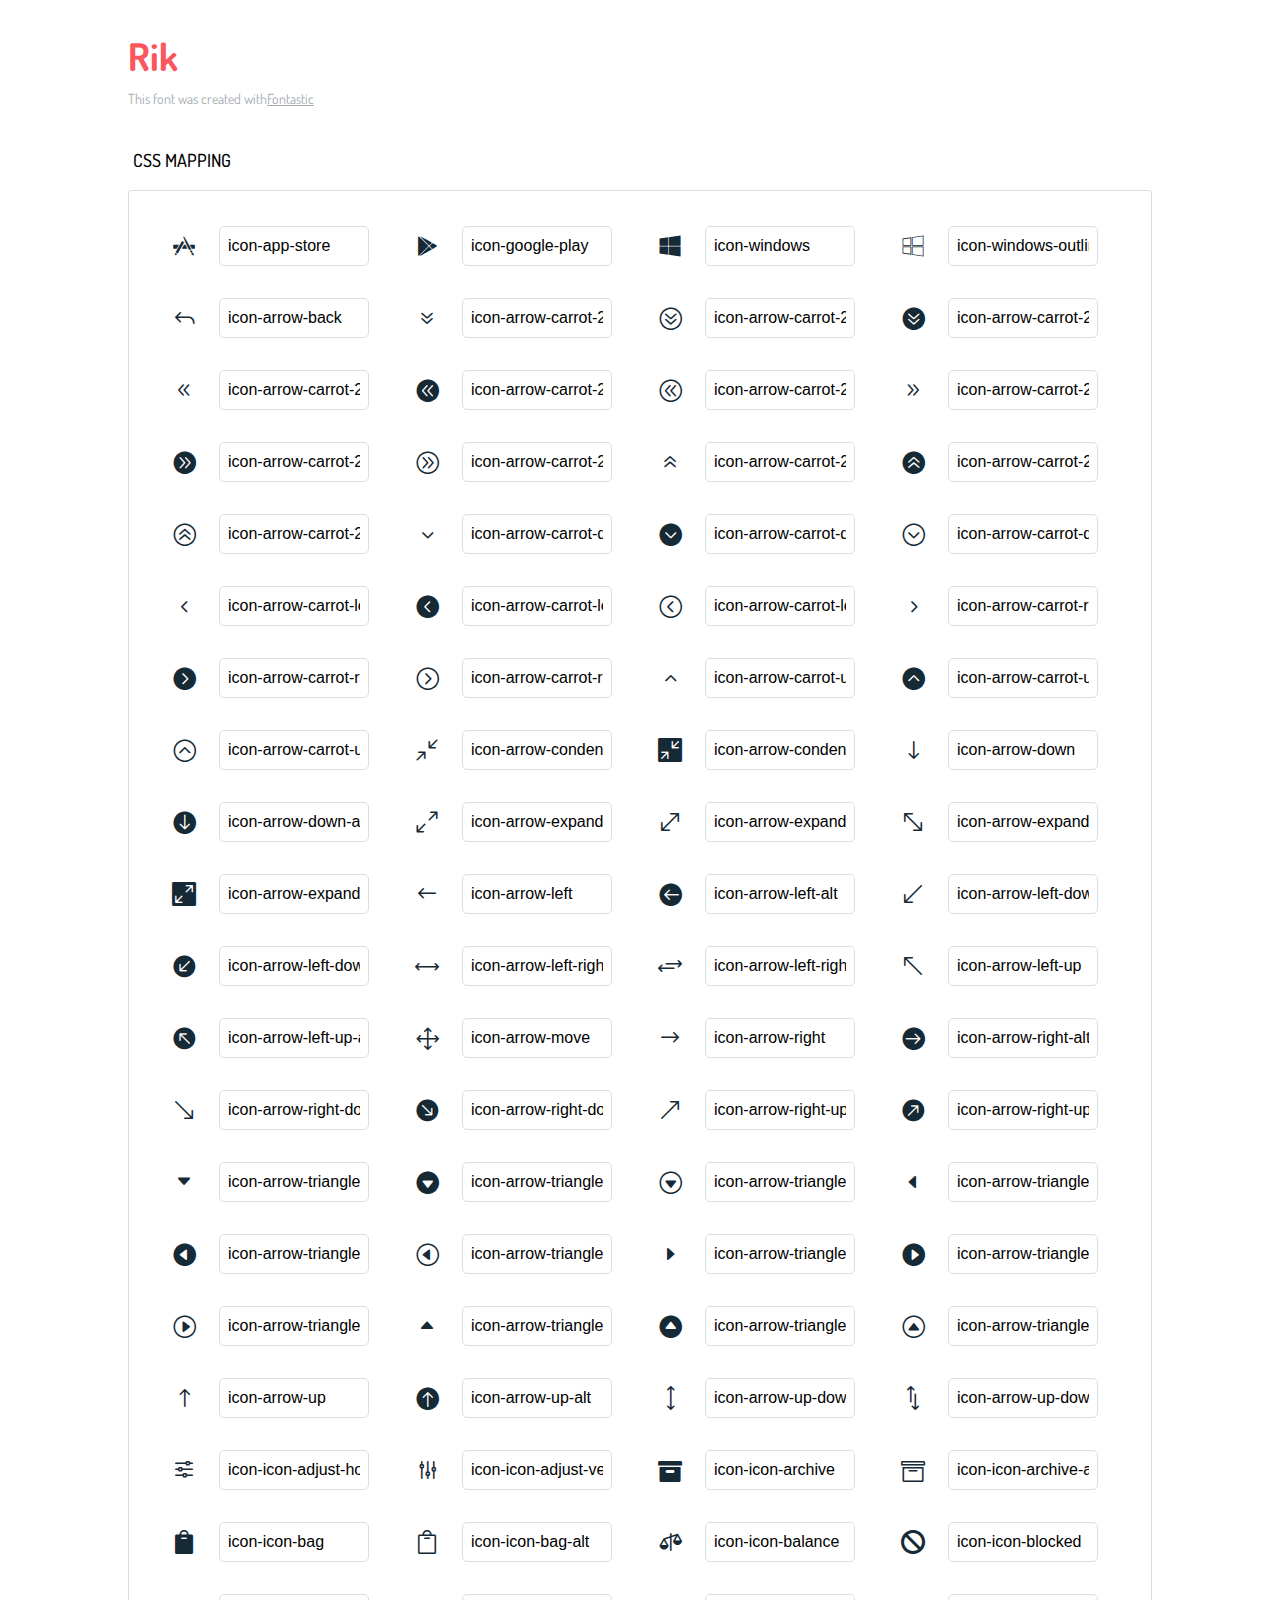
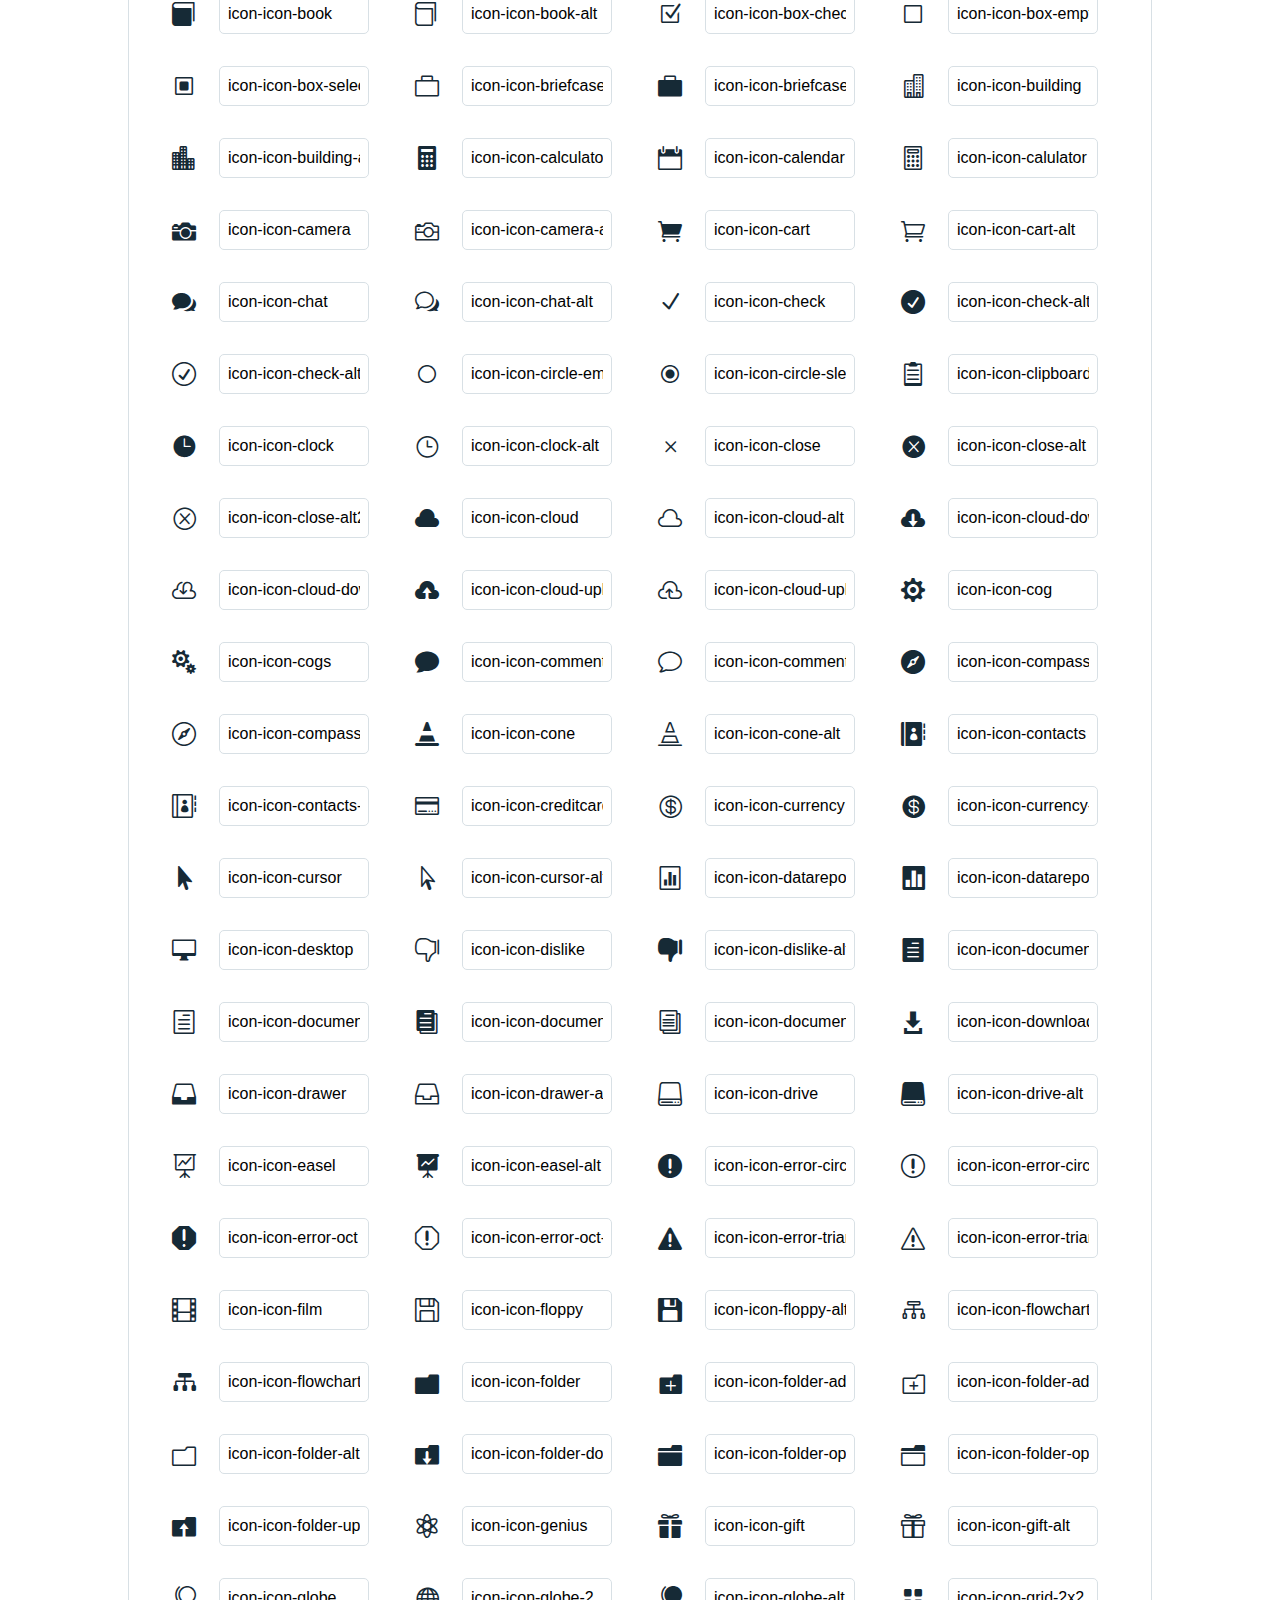
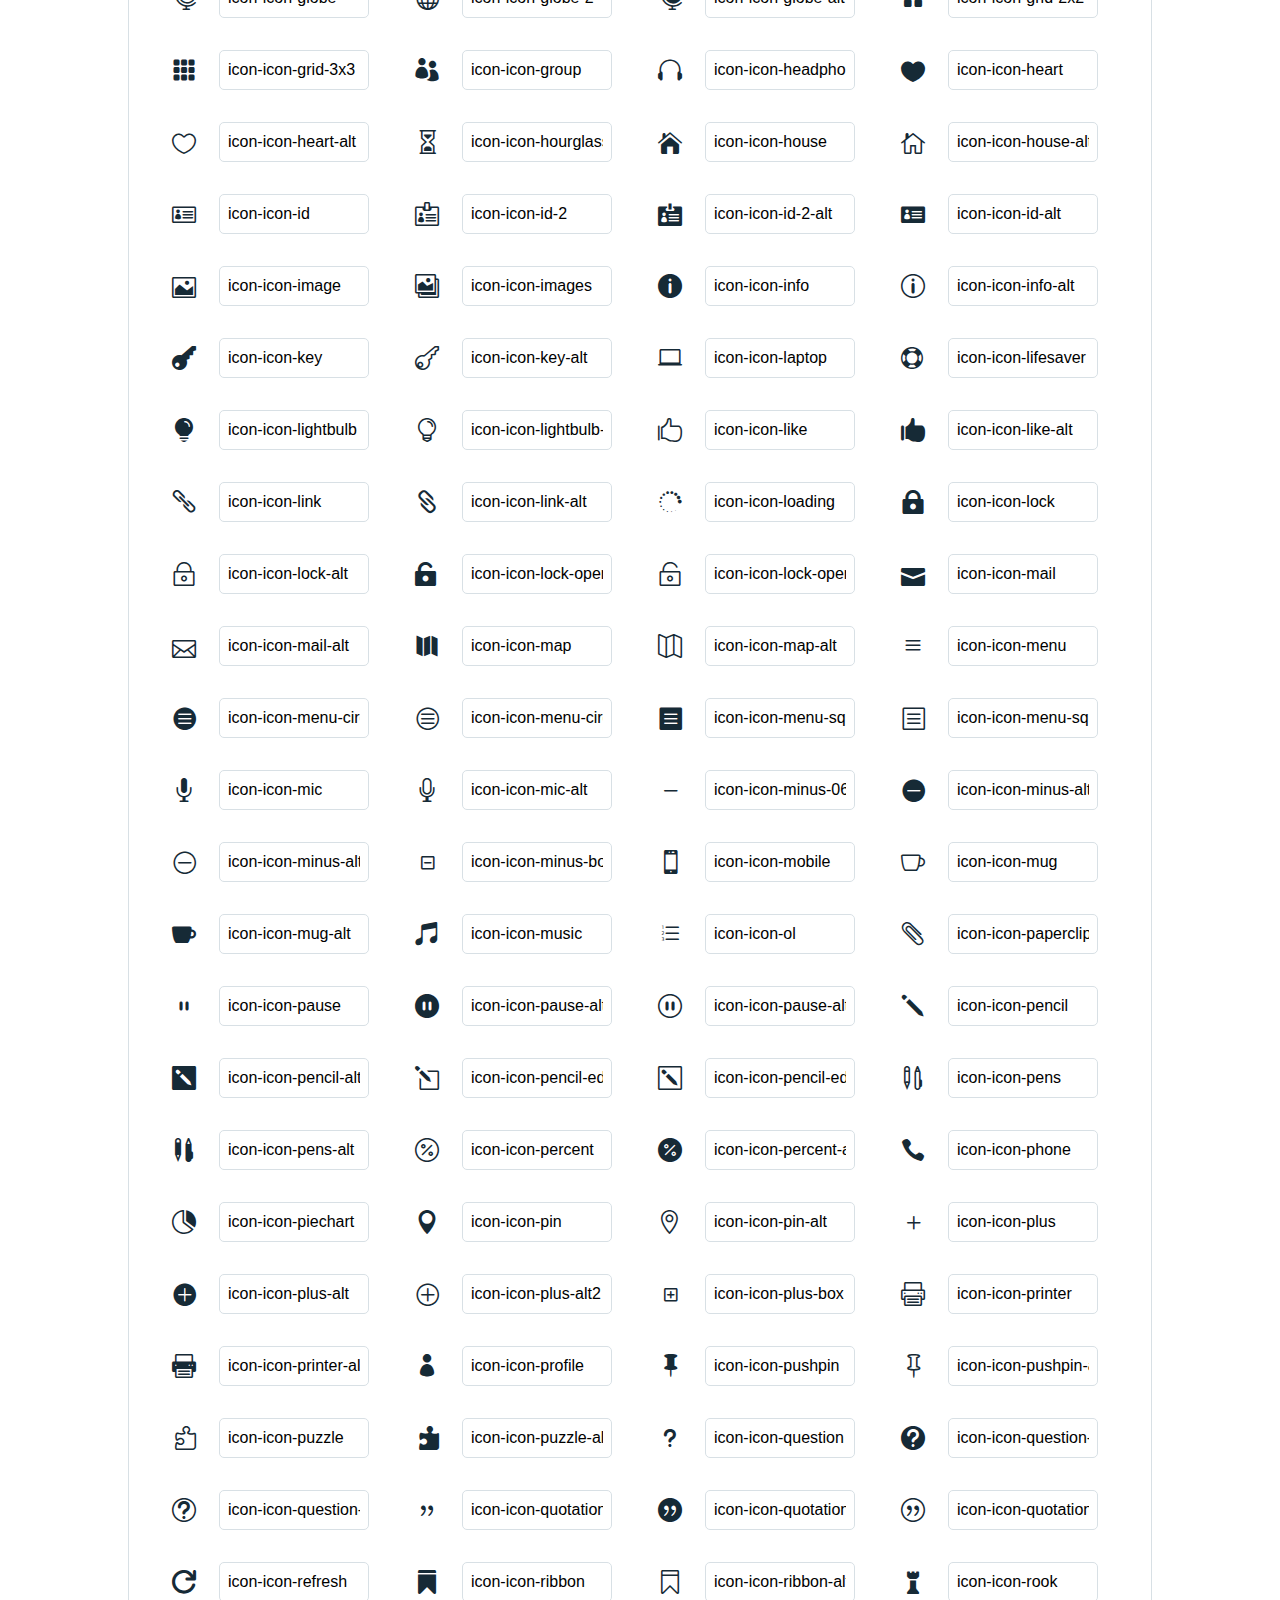
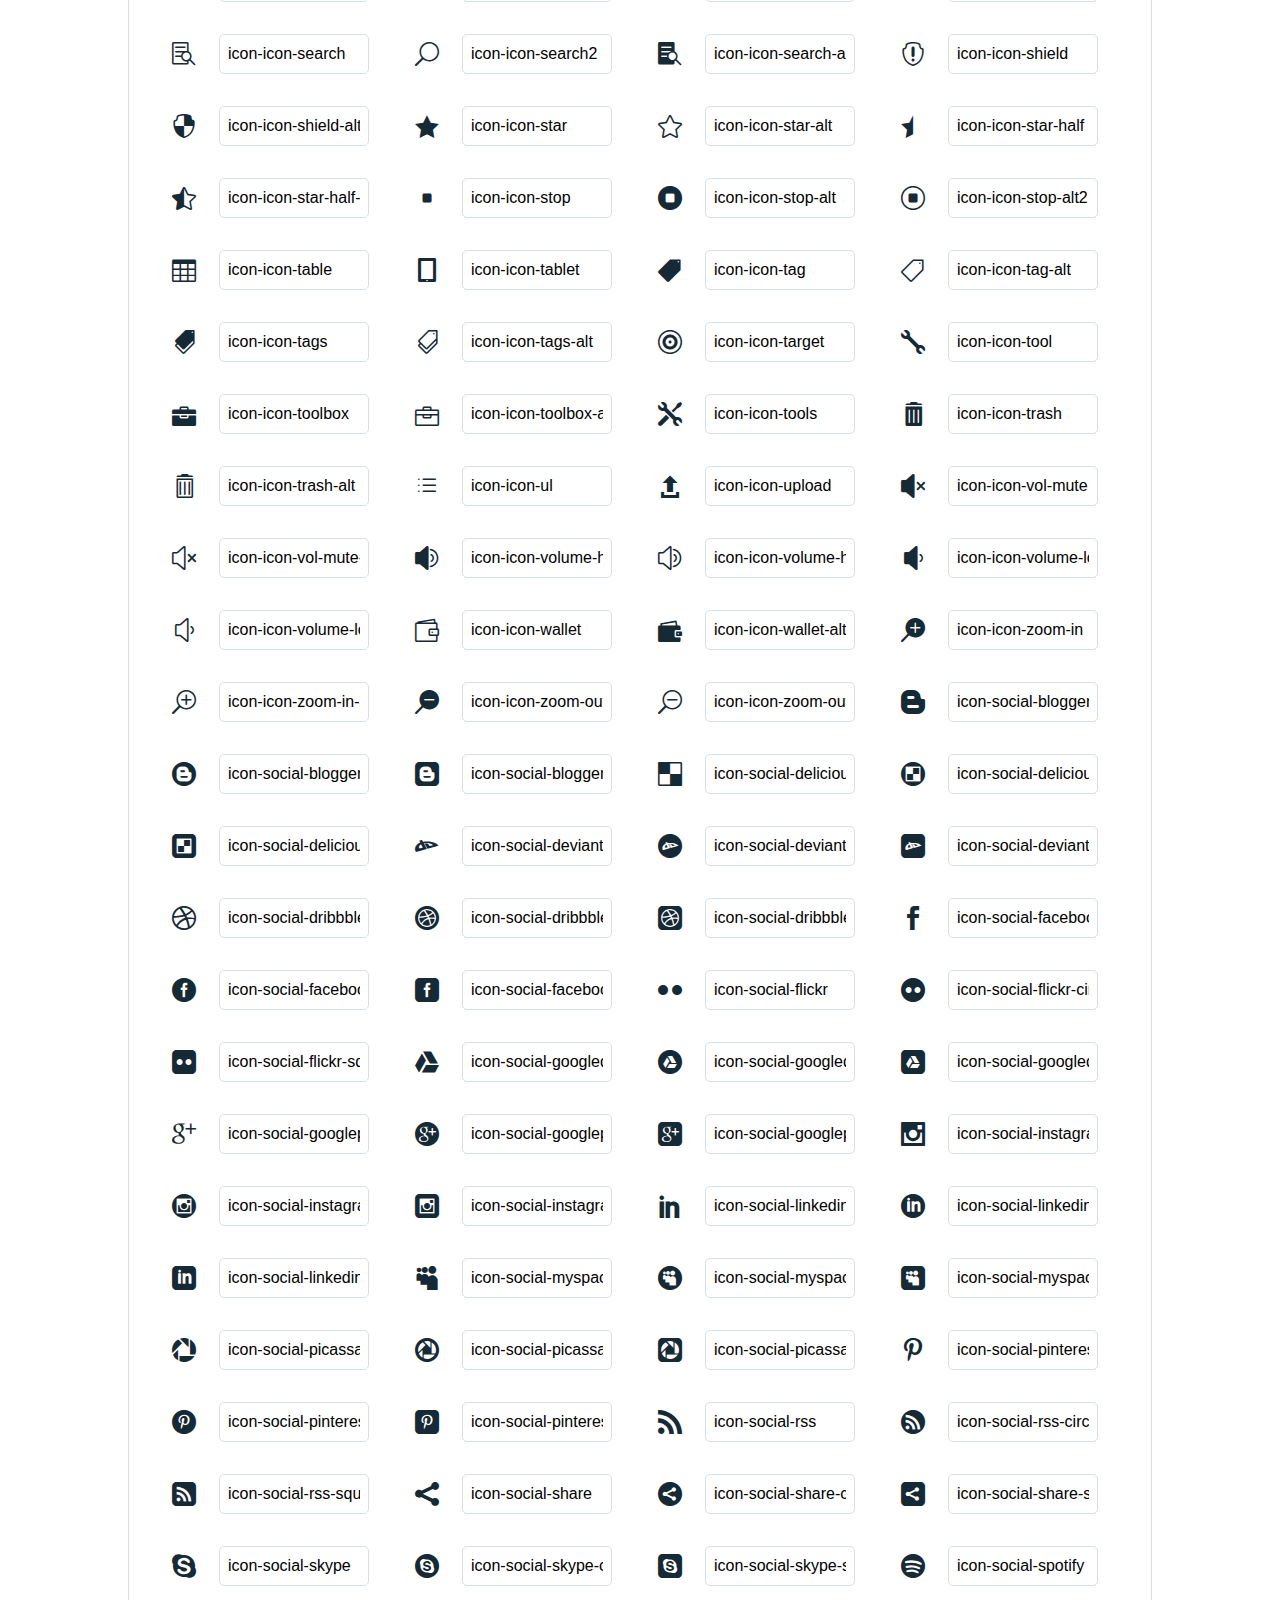
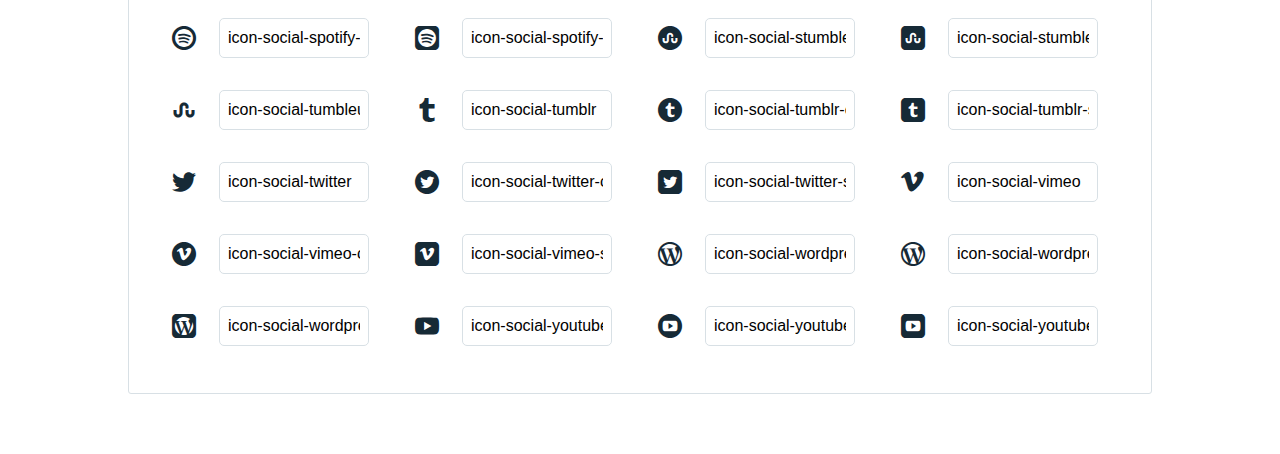
<file: icons/rik-icons/icons-reference.html>
<!DOCTYPE html>
<html lang="en">
  <head>
    <meta charset="utf-8">
    <meta http-equiv="X-UA-Compatible" content="IE=edge,chrome=1">
    <meta name="viewport" content="width=device-width,initial-scale=1">
    <title>Font Reference - Rik</title>
    <link href="http://fonts.googleapis.com/css?family=Dosis:400,500,700" rel="stylesheet" type="text/css">
    <link rel="stylesheet" href="styles.css">
    <style type="text/css">html,body,div,span,applet,object,iframe,h1,h2,h3,h4,h5,h6,p,blockquote,pre,a,abbr,acronym,address,big,cite,code,del,dfn,em,img,ins,kbd,q,s,samp,small,strike,strong,sub,sup,tt,var,dl,dt,dd,ol,ul,li,fieldset,form,label,legend,table,caption,tbody,tfoot,thead,tr,th,td{margin:0;padding:0;border:0;outline:0;font-weight:inherit;font-style:inherit;font-family:inherit;font-size:100%;vertical-align:baseline}body{line-height:1;color:#000;background:#fff}ol,ul{list-style:none}table{border-collapse:separate;border-spacing:0;vertical-align:middle}caption,th,td{text-align:left;font-weight:normal;vertical-align:middle}a img{border:none}*{-webkit-box-sizing:border-box;-moz-box-sizing:border-box;box-sizing:border-box}body{font-family:'Dosis','Tahoma',sans-serif}.container{margin:15px auto;width:80%}h1{margin:40px 0 20px;font-weight:700;font-size:38px;line-height:32px;color:#fb565e}h2{font-size:18px;padding:0 0 21px 5px;margin:45px 0 0 0;text-transform:uppercase;font-weight:500}.small{font-size:14px;color:#a5adb4;}.small a{color:#a5adb4;}.small a:hover{color:#fb565e}.glyphs.character-mapping{margin:0 0 20px 0;padding:20px 0 20px 30px;color:rgba(0,0,0,0.5);border:1px solid #d8e0e5;-webkit-border-radius:3px;border-radius:3px;}.glyphs.character-mapping li{margin:0 30px 20px 0;display:inline-block;width:90px}.glyphs.character-mapping .icon{margin:10px 0 10px 15px;padding:15px;position:relative;width:55px;height:55px;color:#162a36 !important;overflow:hidden;-webkit-border-radius:3px;border-radius:3px;font-size:32px;}.glyphs.character-mapping .icon svg{fill:#000}.glyphs.character-mapping input{margin:0;padding:5px 0;line-height:12px;font-size:12px;display:block;width:100%;border:1px solid #d8e0e5;-webkit-border-radius:5px;border-radius:5px;text-align:center;outline:0;}.glyphs.character-mapping input:focus{border:1px solid #fbde4a;-webkit-box-shadow:inset 0 0 3px #fbde4a;box-shadow:inset 0 0 3px #fbde4a}.glyphs.character-mapping input:hover{-webkit-box-shadow:inset 0 0 3px #fbde4a;box-shadow:inset 0 0 3px #fbde4a}.glyphs.css-mapping{margin:0 0 60px 0;padding:30px 0 20px 30px;color:rgba(0,0,0,0.5);border:1px solid #d8e0e5;-webkit-border-radius:3px;border-radius:3px;}.glyphs.css-mapping li{margin:0 30px 20px 0;padding:0;display:inline-block;overflow:hidden}.glyphs.css-mapping .icon{margin:0;margin-right:10px;padding:13px;height:50px;width:50px;color:#162a36 !important;overflow:hidden;float:left;font-size:24px}.glyphs.css-mapping input{margin:0;margin-top:5px;padding:8px;line-height:16px;font-size:16px;display:block;width:150px;height:40px;border:1px solid #d8e0e5;-webkit-border-radius:5px;border-radius:5px;background:#fff;outline:0;float:right;}.glyphs.css-mapping input:focus{border:1px solid #fbde4a;-webkit-box-shadow:inset 0 0 3px #fbde4a;box-shadow:inset 0 0 3px #fbde4a}.glyphs.css-mapping input:hover{-webkit-box-shadow:inset 0 0 3px #fbde4a;box-shadow:inset 0 0 3px #fbde4a}</style>
  </head>
  <body>
    <div class="container">
      <h1>Rik</h1>
      <p class="small">This font was created with<a href="http://fontastic.me/">Fontastic</a></p>
      <h2>CSS mapping</h2>
      <ul class="glyphs css-mapping">
        <li>
          <div class="icon icon-app-store"></div>
          <input type="text" readonly="readonly" value="icon-
app-store">
        </li>
        <li>
          <div class="icon icon-google-play"></div>
          <input type="text" readonly="readonly" value="icon-
google-play">
        </li>
        <li>
          <div class="icon icon-windows"></div>
          <input type="text" readonly="readonly" value="icon-
windows">
        </li>
        <li>
          <div class="icon icon-windows-outline"></div>
          <input type="text" readonly="readonly" value="icon-
windows-outline">
        </li>
        <li>
          <div class="icon icon-arrow-back"></div>
          <input type="text" readonly="readonly" value="icon-
arrow-back">
        </li>
        <li>
          <div class="icon icon-arrow-carrot-2down"></div>
          <input type="text" readonly="readonly" value="icon-
arrow-carrot-2down">
        </li>
        <li>
          <div class="icon icon-arrow-carrot-2down-alt2"></div>
          <input type="text" readonly="readonly" value="icon-
arrow-carrot-2down-alt2">
        </li>
        <li>
          <div class="icon icon-arrow-carrot-2dwnn-alt"></div>
          <input type="text" readonly="readonly" value="icon-
arrow-carrot-2dwnn-alt">
        </li>
        <li>
          <div class="icon icon-arrow-carrot-2left"></div>
          <input type="text" readonly="readonly" value="icon-
arrow-carrot-2left">
        </li>
        <li>
          <div class="icon icon-arrow-carrot-2left-alt"></div>
          <input type="text" readonly="readonly" value="icon-
arrow-carrot-2left-alt">
        </li>
        <li>
          <div class="icon icon-arrow-carrot-2left-alt2"></div>
          <input type="text" readonly="readonly" value="icon-
arrow-carrot-2left-alt2">
        </li>
        <li>
          <div class="icon icon-arrow-carrot-2right"></div>
          <input type="text" readonly="readonly" value="icon-
arrow-carrot-2right">
        </li>
        <li>
          <div class="icon icon-arrow-carrot-2right-alt"></div>
          <input type="text" readonly="readonly" value="icon-
arrow-carrot-2right-alt">
        </li>
        <li>
          <div class="icon icon-arrow-carrot-2right-alt2"></div>
          <input type="text" readonly="readonly" value="icon-
arrow-carrot-2right-alt2">
        </li>
        <li>
          <div class="icon icon-arrow-carrot-2up"></div>
          <input type="text" readonly="readonly" value="icon-
arrow-carrot-2up">
        </li>
        <li>
          <div class="icon icon-arrow-carrot-2up-alt"></div>
          <input type="text" readonly="readonly" value="icon-
arrow-carrot-2up-alt">
        </li>
        <li>
          <div class="icon icon-arrow-carrot-2up-alt2"></div>
          <input type="text" readonly="readonly" value="icon-
arrow-carrot-2up-alt2">
        </li>
        <li>
          <div class="icon icon-arrow-carrot-down"></div>
          <input type="text" readonly="readonly" value="icon-
arrow-carrot-down">
        </li>
        <li>
          <div class="icon icon-arrow-carrot-down-alt"></div>
          <input type="text" readonly="readonly" value="icon-
arrow-carrot-down-alt">
        </li>
        <li>
          <div class="icon icon-arrow-carrot-down-alt2"></div>
          <input type="text" readonly="readonly" value="icon-
arrow-carrot-down-alt2">
        </li>
        <li>
          <div class="icon icon-arrow-carrot-left"></div>
          <input type="text" readonly="readonly" value="icon-
arrow-carrot-left">
        </li>
        <li>
          <div class="icon icon-arrow-carrot-left-alt"></div>
          <input type="text" readonly="readonly" value="icon-
arrow-carrot-left-alt">
        </li>
        <li>
          <div class="icon icon-arrow-carrot-left-alt2"></div>
          <input type="text" readonly="readonly" value="icon-
arrow-carrot-left-alt2">
        </li>
        <li>
          <div class="icon icon-arrow-carrot-right"></div>
          <input type="text" readonly="readonly" value="icon-
arrow-carrot-right">
        </li>
        <li>
          <div class="icon icon-arrow-carrot-right-alt"></div>
          <input type="text" readonly="readonly" value="icon-
arrow-carrot-right-alt">
        </li>
        <li>
          <div class="icon icon-arrow-carrot-right-alt2"></div>
          <input type="text" readonly="readonly" value="icon-
arrow-carrot-right-alt2">
        </li>
        <li>
          <div class="icon icon-arrow-carrot-up"></div>
          <input type="text" readonly="readonly" value="icon-
arrow-carrot-up">
        </li>
        <li>
          <div class="icon icon-arrow-carrot-up-alt"></div>
          <input type="text" readonly="readonly" value="icon-
arrow-carrot-up-alt">
        </li>
        <li>
          <div class="icon icon-arrow-carrot-up-alt2"></div>
          <input type="text" readonly="readonly" value="icon-
arrow-carrot-up-alt2">
        </li>
        <li>
          <div class="icon icon-arrow-condense"></div>
          <input type="text" readonly="readonly" value="icon-
arrow-condense">
        </li>
        <li>
          <div class="icon icon-arrow-condense-alt"></div>
          <input type="text" readonly="readonly" value="icon-
arrow-condense-alt">
        </li>
        <li>
          <div class="icon icon-arrow-down"></div>
          <input type="text" readonly="readonly" value="icon-
arrow-down">
        </li>
        <li>
          <div class="icon icon-arrow-down-alt"></div>
          <input type="text" readonly="readonly" value="icon-
arrow-down-alt">
        </li>
        <li>
          <div class="icon icon-arrow-expand"></div>
          <input type="text" readonly="readonly" value="icon-
arrow-expand">
        </li>
        <li>
          <div class="icon icon-arrow-expand-alt"></div>
          <input type="text" readonly="readonly" value="icon-
arrow-expand-alt">
        </li>
        <li>
          <div class="icon icon-arrow-expand-alt2"></div>
          <input type="text" readonly="readonly" value="icon-
arrow-expand-alt2">
        </li>
        <li>
          <div class="icon icon-arrow-expand-alt3"></div>
          <input type="text" readonly="readonly" value="icon-
arrow-expand-alt3">
        </li>
        <li>
          <div class="icon icon-arrow-left"></div>
          <input type="text" readonly="readonly" value="icon-
arrow-left">
        </li>
        <li>
          <div class="icon icon-arrow-left-alt"></div>
          <input type="text" readonly="readonly" value="icon-
arrow-left-alt">
        </li>
        <li>
          <div class="icon icon-arrow-left-down"></div>
          <input type="text" readonly="readonly" value="icon-
arrow-left-down">
        </li>
        <li>
          <div class="icon icon-arrow-left-down-alt"></div>
          <input type="text" readonly="readonly" value="icon-
arrow-left-down-alt">
        </li>
        <li>
          <div class="icon icon-arrow-left-right"></div>
          <input type="text" readonly="readonly" value="icon-
arrow-left-right">
        </li>
        <li>
          <div class="icon icon-arrow-left-right-alt"></div>
          <input type="text" readonly="readonly" value="icon-
arrow-left-right-alt">
        </li>
        <li>
          <div class="icon icon-arrow-left-up"></div>
          <input type="text" readonly="readonly" value="icon-
arrow-left-up">
        </li>
        <li>
          <div class="icon icon-arrow-left-up-alt"></div>
          <input type="text" readonly="readonly" value="icon-
arrow-left-up-alt">
        </li>
        <li>
          <div class="icon icon-arrow-move"></div>
          <input type="text" readonly="readonly" value="icon-
arrow-move">
        </li>
        <li>
          <div class="icon icon-arrow-right"></div>
          <input type="text" readonly="readonly" value="icon-
arrow-right">
        </li>
        <li>
          <div class="icon icon-arrow-right-alt"></div>
          <input type="text" readonly="readonly" value="icon-
arrow-right-alt">
        </li>
        <li>
          <div class="icon icon-arrow-right-down"></div>
          <input type="text" readonly="readonly" value="icon-
arrow-right-down">
        </li>
        <li>
          <div class="icon icon-arrow-right-down-alt"></div>
          <input type="text" readonly="readonly" value="icon-
arrow-right-down-alt">
        </li>
        <li>
          <div class="icon icon-arrow-right-up"></div>
          <input type="text" readonly="readonly" value="icon-
arrow-right-up">
        </li>
        <li>
          <div class="icon icon-arrow-right-up-alt"></div>
          <input type="text" readonly="readonly" value="icon-
arrow-right-up-alt">
        </li>
        <li>
          <div class="icon icon-arrow-triangle-down"></div>
          <input type="text" readonly="readonly" value="icon-
arrow-triangle-down">
        </li>
        <li>
          <div class="icon icon-arrow-triangle-down-alt"></div>
          <input type="text" readonly="readonly" value="icon-
arrow-triangle-down-alt">
        </li>
        <li>
          <div class="icon icon-arrow-triangle-down-alt2"></div>
          <input type="text" readonly="readonly" value="icon-
arrow-triangle-down-alt2">
        </li>
        <li>
          <div class="icon icon-arrow-triangle-left"></div>
          <input type="text" readonly="readonly" value="icon-
arrow-triangle-left">
        </li>
        <li>
          <div class="icon icon-arrow-triangle-left-alt"></div>
          <input type="text" readonly="readonly" value="icon-
arrow-triangle-left-alt">
        </li>
        <li>
          <div class="icon icon-arrow-triangle-left-alt2"></div>
          <input type="text" readonly="readonly" value="icon-
arrow-triangle-left-alt2">
        </li>
        <li>
          <div class="icon icon-arrow-triangle-right"></div>
          <input type="text" readonly="readonly" value="icon-
arrow-triangle-right">
        </li>
        <li>
          <div class="icon icon-arrow-triangle-right-alt"></div>
          <input type="text" readonly="readonly" value="icon-
arrow-triangle-right-alt">
        </li>
        <li>
          <div class="icon icon-arrow-triangle-right-alt2"></div>
          <input type="text" readonly="readonly" value="icon-
arrow-triangle-right-alt2">
        </li>
        <li>
          <div class="icon icon-arrow-triangle-up"></div>
          <input type="text" readonly="readonly" value="icon-
arrow-triangle-up">
        </li>
        <li>
          <div class="icon icon-arrow-triangle-up-alt"></div>
          <input type="text" readonly="readonly" value="icon-
arrow-triangle-up-alt">
        </li>
        <li>
          <div class="icon icon-arrow-triangle-up-alt2"></div>
          <input type="text" readonly="readonly" value="icon-
arrow-triangle-up-alt2">
        </li>
        <li>
          <div class="icon icon-arrow-up"></div>
          <input type="text" readonly="readonly" value="icon-
arrow-up">
        </li>
        <li>
          <div class="icon icon-arrow-up-alt"></div>
          <input type="text" readonly="readonly" value="icon-
arrow-up-alt">
        </li>
        <li>
          <div class="icon icon-arrow-up-down"></div>
          <input type="text" readonly="readonly" value="icon-
arrow-up-down">
        </li>
        <li>
          <div class="icon icon-arrow-up-down-alt"></div>
          <input type="text" readonly="readonly" value="icon-
arrow-up-down-alt">
        </li>
        <li>
          <div class="icon icon-icon-adjust-horiz"></div>
          <input type="text" readonly="readonly" value="icon-
icon-adjust-horiz">
        </li>
        <li>
          <div class="icon icon-icon-adjust-vert"></div>
          <input type="text" readonly="readonly" value="icon-
icon-adjust-vert">
        </li>
        <li>
          <div class="icon icon-icon-archive"></div>
          <input type="text" readonly="readonly" value="icon-
icon-archive">
        </li>
        <li>
          <div class="icon icon-icon-archive-alt"></div>
          <input type="text" readonly="readonly" value="icon-
icon-archive-alt">
        </li>
        <li>
          <div class="icon icon-icon-bag"></div>
          <input type="text" readonly="readonly" value="icon-
icon-bag">
        </li>
        <li>
          <div class="icon icon-icon-bag-alt"></div>
          <input type="text" readonly="readonly" value="icon-
icon-bag-alt">
        </li>
        <li>
          <div class="icon icon-icon-balance"></div>
          <input type="text" readonly="readonly" value="icon-
icon-balance">
        </li>
        <li>
          <div class="icon icon-icon-blocked"></div>
          <input type="text" readonly="readonly" value="icon-
icon-blocked">
        </li>
        <li>
          <div class="icon icon-icon-book"></div>
          <input type="text" readonly="readonly" value="icon-
icon-book">
        </li>
        <li>
          <div class="icon icon-icon-book-alt"></div>
          <input type="text" readonly="readonly" value="icon-
icon-book-alt">
        </li>
        <li>
          <div class="icon icon-icon-box-checked"></div>
          <input type="text" readonly="readonly" value="icon-
icon-box-checked">
        </li>
        <li>
          <div class="icon icon-icon-box-empty"></div>
          <input type="text" readonly="readonly" value="icon-
icon-box-empty">
        </li>
        <li>
          <div class="icon icon-icon-box-selected"></div>
          <input type="text" readonly="readonly" value="icon-
icon-box-selected">
        </li>
        <li>
          <div class="icon icon-icon-briefcase"></div>
          <input type="text" readonly="readonly" value="icon-
icon-briefcase">
        </li>
        <li>
          <div class="icon icon-icon-briefcase-alt"></div>
          <input type="text" readonly="readonly" value="icon-
icon-briefcase-alt">
        </li>
        <li>
          <div class="icon icon-icon-building"></div>
          <input type="text" readonly="readonly" value="icon-
icon-building">
        </li>
        <li>
          <div class="icon icon-icon-building-alt"></div>
          <input type="text" readonly="readonly" value="icon-
icon-building-alt">
        </li>
        <li>
          <div class="icon icon-icon-calculator-alt"></div>
          <input type="text" readonly="readonly" value="icon-
icon-calculator-alt">
        </li>
        <li>
          <div class="icon icon-icon-calendar"></div>
          <input type="text" readonly="readonly" value="icon-
icon-calendar">
        </li>
        <li>
          <div class="icon icon-icon-calulator"></div>
          <input type="text" readonly="readonly" value="icon-
icon-calulator">
        </li>
        <li>
          <div class="icon icon-icon-camera"></div>
          <input type="text" readonly="readonly" value="icon-
icon-camera">
        </li>
        <li>
          <div class="icon icon-icon-camera-alt"></div>
          <input type="text" readonly="readonly" value="icon-
icon-camera-alt">
        </li>
        <li>
          <div class="icon icon-icon-cart"></div>
          <input type="text" readonly="readonly" value="icon-
icon-cart">
        </li>
        <li>
          <div class="icon icon-icon-cart-alt"></div>
          <input type="text" readonly="readonly" value="icon-
icon-cart-alt">
        </li>
        <li>
          <div class="icon icon-icon-chat"></div>
          <input type="text" readonly="readonly" value="icon-
icon-chat">
        </li>
        <li>
          <div class="icon icon-icon-chat-alt"></div>
          <input type="text" readonly="readonly" value="icon-
icon-chat-alt">
        </li>
        <li>
          <div class="icon icon-icon-check"></div>
          <input type="text" readonly="readonly" value="icon-
icon-check">
        </li>
        <li>
          <div class="icon icon-icon-check-alt"></div>
          <input type="text" readonly="readonly" value="icon-
icon-check-alt">
        </li>
        <li>
          <div class="icon icon-icon-check-alt2"></div>
          <input type="text" readonly="readonly" value="icon-
icon-check-alt2">
        </li>
        <li>
          <div class="icon icon-icon-circle-empty"></div>
          <input type="text" readonly="readonly" value="icon-
icon-circle-empty">
        </li>
        <li>
          <div class="icon icon-icon-circle-slelected"></div>
          <input type="text" readonly="readonly" value="icon-
icon-circle-slelected">
        </li>
        <li>
          <div class="icon icon-icon-clipboard"></div>
          <input type="text" readonly="readonly" value="icon-
icon-clipboard">
        </li>
        <li>
          <div class="icon icon-icon-clock"></div>
          <input type="text" readonly="readonly" value="icon-
icon-clock">
        </li>
        <li>
          <div class="icon icon-icon-clock-alt"></div>
          <input type="text" readonly="readonly" value="icon-
icon-clock-alt">
        </li>
        <li>
          <div class="icon icon-icon-close"></div>
          <input type="text" readonly="readonly" value="icon-
icon-close">
        </li>
        <li>
          <div class="icon icon-icon-close-alt"></div>
          <input type="text" readonly="readonly" value="icon-
icon-close-alt">
        </li>
        <li>
          <div class="icon icon-icon-close-alt2"></div>
          <input type="text" readonly="readonly" value="icon-
icon-close-alt2">
        </li>
        <li>
          <div class="icon icon-icon-cloud"></div>
          <input type="text" readonly="readonly" value="icon-
icon-cloud">
        </li>
        <li>
          <div class="icon icon-icon-cloud-alt"></div>
          <input type="text" readonly="readonly" value="icon-
icon-cloud-alt">
        </li>
        <li>
          <div class="icon icon-icon-cloud-download"></div>
          <input type="text" readonly="readonly" value="icon-
icon-cloud-download">
        </li>
        <li>
          <div class="icon icon-icon-cloud-download-alt"></div>
          <input type="text" readonly="readonly" value="icon-
icon-cloud-download-alt">
        </li>
        <li>
          <div class="icon icon-icon-cloud-upload"></div>
          <input type="text" readonly="readonly" value="icon-
icon-cloud-upload">
        </li>
        <li>
          <div class="icon icon-icon-cloud-upload-alt"></div>
          <input type="text" readonly="readonly" value="icon-
icon-cloud-upload-alt">
        </li>
        <li>
          <div class="icon icon-icon-cog"></div>
          <input type="text" readonly="readonly" value="icon-
icon-cog">
        </li>
        <li>
          <div class="icon icon-icon-cogs"></div>
          <input type="text" readonly="readonly" value="icon-
icon-cogs">
        </li>
        <li>
          <div class="icon icon-icon-comment"></div>
          <input type="text" readonly="readonly" value="icon-
icon-comment">
        </li>
        <li>
          <div class="icon icon-icon-comment-alt"></div>
          <input type="text" readonly="readonly" value="icon-
icon-comment-alt">
        </li>
        <li>
          <div class="icon icon-icon-compass"></div>
          <input type="text" readonly="readonly" value="icon-
icon-compass">
        </li>
        <li>
          <div class="icon icon-icon-compass-alt"></div>
          <input type="text" readonly="readonly" value="icon-
icon-compass-alt">
        </li>
        <li>
          <div class="icon icon-icon-cone"></div>
          <input type="text" readonly="readonly" value="icon-
icon-cone">
        </li>
        <li>
          <div class="icon icon-icon-cone-alt"></div>
          <input type="text" readonly="readonly" value="icon-
icon-cone-alt">
        </li>
        <li>
          <div class="icon icon-icon-contacts"></div>
          <input type="text" readonly="readonly" value="icon-
icon-contacts">
        </li>
        <li>
          <div class="icon icon-icon-contacts-alt"></div>
          <input type="text" readonly="readonly" value="icon-
icon-contacts-alt">
        </li>
        <li>
          <div class="icon icon-icon-creditcard"></div>
          <input type="text" readonly="readonly" value="icon-
icon-creditcard">
        </li>
        <li>
          <div class="icon icon-icon-currency"></div>
          <input type="text" readonly="readonly" value="icon-
icon-currency">
        </li>
        <li>
          <div class="icon icon-icon-currency-alt"></div>
          <input type="text" readonly="readonly" value="icon-
icon-currency-alt">
        </li>
        <li>
          <div class="icon icon-icon-cursor"></div>
          <input type="text" readonly="readonly" value="icon-
icon-cursor">
        </li>
        <li>
          <div class="icon icon-icon-cursor-alt"></div>
          <input type="text" readonly="readonly" value="icon-
icon-cursor-alt">
        </li>
        <li>
          <div class="icon icon-icon-datareport"></div>
          <input type="text" readonly="readonly" value="icon-
icon-datareport">
        </li>
        <li>
          <div class="icon icon-icon-datareport-alt"></div>
          <input type="text" readonly="readonly" value="icon-
icon-datareport-alt">
        </li>
        <li>
          <div class="icon icon-icon-desktop"></div>
          <input type="text" readonly="readonly" value="icon-
icon-desktop">
        </li>
        <li>
          <div class="icon icon-icon-dislike"></div>
          <input type="text" readonly="readonly" value="icon-
icon-dislike">
        </li>
        <li>
          <div class="icon icon-icon-dislike-alt"></div>
          <input type="text" readonly="readonly" value="icon-
icon-dislike-alt">
        </li>
        <li>
          <div class="icon icon-icon-document"></div>
          <input type="text" readonly="readonly" value="icon-
icon-document">
        </li>
        <li>
          <div class="icon icon-icon-document-alt"></div>
          <input type="text" readonly="readonly" value="icon-
icon-document-alt">
        </li>
        <li>
          <div class="icon icon-icon-documents"></div>
          <input type="text" readonly="readonly" value="icon-
icon-documents">
        </li>
        <li>
          <div class="icon icon-icon-documents-alt"></div>
          <input type="text" readonly="readonly" value="icon-
icon-documents-alt">
        </li>
        <li>
          <div class="icon icon-icon-download"></div>
          <input type="text" readonly="readonly" value="icon-
icon-download">
        </li>
        <li>
          <div class="icon icon-icon-drawer"></div>
          <input type="text" readonly="readonly" value="icon-
icon-drawer">
        </li>
        <li>
          <div class="icon icon-icon-drawer-alt"></div>
          <input type="text" readonly="readonly" value="icon-
icon-drawer-alt">
        </li>
        <li>
          <div class="icon icon-icon-drive"></div>
          <input type="text" readonly="readonly" value="icon-
icon-drive">
        </li>
        <li>
          <div class="icon icon-icon-drive-alt"></div>
          <input type="text" readonly="readonly" value="icon-
icon-drive-alt">
        </li>
        <li>
          <div class="icon icon-icon-easel"></div>
          <input type="text" readonly="readonly" value="icon-
icon-easel">
        </li>
        <li>
          <div class="icon icon-icon-easel-alt"></div>
          <input type="text" readonly="readonly" value="icon-
icon-easel-alt">
        </li>
        <li>
          <div class="icon icon-icon-error-circle"></div>
          <input type="text" readonly="readonly" value="icon-
icon-error-circle">
        </li>
        <li>
          <div class="icon icon-icon-error-circle-alt"></div>
          <input type="text" readonly="readonly" value="icon-
icon-error-circle-alt">
        </li>
        <li>
          <div class="icon icon-icon-error-oct"></div>
          <input type="text" readonly="readonly" value="icon-
icon-error-oct">
        </li>
        <li>
          <div class="icon icon-icon-error-oct-alt"></div>
          <input type="text" readonly="readonly" value="icon-
icon-error-oct-alt">
        </li>
        <li>
          <div class="icon icon-icon-error-triangle"></div>
          <input type="text" readonly="readonly" value="icon-
icon-error-triangle">
        </li>
        <li>
          <div class="icon icon-icon-error-triangle-alt"></div>
          <input type="text" readonly="readonly" value="icon-
icon-error-triangle-alt">
        </li>
        <li>
          <div class="icon icon-icon-film"></div>
          <input type="text" readonly="readonly" value="icon-
icon-film">
        </li>
        <li>
          <div class="icon icon-icon-floppy"></div>
          <input type="text" readonly="readonly" value="icon-
icon-floppy">
        </li>
        <li>
          <div class="icon icon-icon-floppy-alt"></div>
          <input type="text" readonly="readonly" value="icon-
icon-floppy-alt">
        </li>
        <li>
          <div class="icon icon-icon-flowchart"></div>
          <input type="text" readonly="readonly" value="icon-
icon-flowchart">
        </li>
        <li>
          <div class="icon icon-icon-flowchart-alt"></div>
          <input type="text" readonly="readonly" value="icon-
icon-flowchart-alt">
        </li>
        <li>
          <div class="icon icon-icon-folder"></div>
          <input type="text" readonly="readonly" value="icon-
icon-folder">
        </li>
        <li>
          <div class="icon icon-icon-folder-add"></div>
          <input type="text" readonly="readonly" value="icon-
icon-folder-add">
        </li>
        <li>
          <div class="icon icon-icon-folder-add-alt"></div>
          <input type="text" readonly="readonly" value="icon-
icon-folder-add-alt">
        </li>
        <li>
          <div class="icon icon-icon-folder-alt"></div>
          <input type="text" readonly="readonly" value="icon-
icon-folder-alt">
        </li>
        <li>
          <div class="icon icon-icon-folder-download"></div>
          <input type="text" readonly="readonly" value="icon-
icon-folder-download">
        </li>
        <li>
          <div class="icon icon-icon-folder-open"></div>
          <input type="text" readonly="readonly" value="icon-
icon-folder-open">
        </li>
        <li>
          <div class="icon icon-icon-folder-open-alt"></div>
          <input type="text" readonly="readonly" value="icon-
icon-folder-open-alt">
        </li>
        <li>
          <div class="icon icon-icon-folder-upload"></div>
          <input type="text" readonly="readonly" value="icon-
icon-folder-upload">
        </li>
        <li>
          <div class="icon icon-icon-genius"></div>
          <input type="text" readonly="readonly" value="icon-
icon-genius">
        </li>
        <li>
          <div class="icon icon-icon-gift"></div>
          <input type="text" readonly="readonly" value="icon-
icon-gift">
        </li>
        <li>
          <div class="icon icon-icon-gift-alt"></div>
          <input type="text" readonly="readonly" value="icon-
icon-gift-alt">
        </li>
        <li>
          <div class="icon icon-icon-globe"></div>
          <input type="text" readonly="readonly" value="icon-
icon-globe">
        </li>
        <li>
          <div class="icon icon-icon-globe-2"></div>
          <input type="text" readonly="readonly" value="icon-
icon-globe-2">
        </li>
        <li>
          <div class="icon icon-icon-globe-alt"></div>
          <input type="text" readonly="readonly" value="icon-
icon-globe-alt">
        </li>
        <li>
          <div class="icon icon-icon-grid-2x2"></div>
          <input type="text" readonly="readonly" value="icon-
icon-grid-2x2">
        </li>
        <li>
          <div class="icon icon-icon-grid-3x3"></div>
          <input type="text" readonly="readonly" value="icon-
icon-grid-3x3">
        </li>
        <li>
          <div class="icon icon-icon-group"></div>
          <input type="text" readonly="readonly" value="icon-
icon-group">
        </li>
        <li>
          <div class="icon icon-icon-headphones"></div>
          <input type="text" readonly="readonly" value="icon-
icon-headphones">
        </li>
        <li>
          <div class="icon icon-icon-heart"></div>
          <input type="text" readonly="readonly" value="icon-
icon-heart">
        </li>
        <li>
          <div class="icon icon-icon-heart-alt"></div>
          <input type="text" readonly="readonly" value="icon-
icon-heart-alt">
        </li>
        <li>
          <div class="icon icon-icon-hourglass"></div>
          <input type="text" readonly="readonly" value="icon-
icon-hourglass">
        </li>
        <li>
          <div class="icon icon-icon-house"></div>
          <input type="text" readonly="readonly" value="icon-
icon-house">
        </li>
        <li>
          <div class="icon icon-icon-house-alt"></div>
          <input type="text" readonly="readonly" value="icon-
icon-house-alt">
        </li>
        <li>
          <div class="icon icon-icon-id"></div>
          <input type="text" readonly="readonly" value="icon-
icon-id">
        </li>
        <li>
          <div class="icon icon-icon-id-2"></div>
          <input type="text" readonly="readonly" value="icon-
icon-id-2">
        </li>
        <li>
          <div class="icon icon-icon-id-2-alt"></div>
          <input type="text" readonly="readonly" value="icon-
icon-id-2-alt">
        </li>
        <li>
          <div class="icon icon-icon-id-alt"></div>
          <input type="text" readonly="readonly" value="icon-
icon-id-alt">
        </li>
        <li>
          <div class="icon icon-icon-image"></div>
          <input type="text" readonly="readonly" value="icon-
icon-image">
        </li>
        <li>
          <div class="icon icon-icon-images"></div>
          <input type="text" readonly="readonly" value="icon-
icon-images">
        </li>
        <li>
          <div class="icon icon-icon-info"></div>
          <input type="text" readonly="readonly" value="icon-
icon-info">
        </li>
        <li>
          <div class="icon icon-icon-info-alt"></div>
          <input type="text" readonly="readonly" value="icon-
icon-info-alt">
        </li>
        <li>
          <div class="icon icon-icon-key"></div>
          <input type="text" readonly="readonly" value="icon-
icon-key">
        </li>
        <li>
          <div class="icon icon-icon-key-alt"></div>
          <input type="text" readonly="readonly" value="icon-
icon-key-alt">
        </li>
        <li>
          <div class="icon icon-icon-laptop"></div>
          <input type="text" readonly="readonly" value="icon-
icon-laptop">
        </li>
        <li>
          <div class="icon icon-icon-lifesaver"></div>
          <input type="text" readonly="readonly" value="icon-
icon-lifesaver">
        </li>
        <li>
          <div class="icon icon-icon-lightbulb"></div>
          <input type="text" readonly="readonly" value="icon-
icon-lightbulb">
        </li>
        <li>
          <div class="icon icon-icon-lightbulb-alt"></div>
          <input type="text" readonly="readonly" value="icon-
icon-lightbulb-alt">
        </li>
        <li>
          <div class="icon icon-icon-like"></div>
          <input type="text" readonly="readonly" value="icon-
icon-like">
        </li>
        <li>
          <div class="icon icon-icon-like-alt"></div>
          <input type="text" readonly="readonly" value="icon-
icon-like-alt">
        </li>
        <li>
          <div class="icon icon-icon-link"></div>
          <input type="text" readonly="readonly" value="icon-
icon-link">
        </li>
        <li>
          <div class="icon icon-icon-link-alt"></div>
          <input type="text" readonly="readonly" value="icon-
icon-link-alt">
        </li>
        <li>
          <div class="icon icon-icon-loading"></div>
          <input type="text" readonly="readonly" value="icon-
icon-loading">
        </li>
        <li>
          <div class="icon icon-icon-lock"></div>
          <input type="text" readonly="readonly" value="icon-
icon-lock">
        </li>
        <li>
          <div class="icon icon-icon-lock-alt"></div>
          <input type="text" readonly="readonly" value="icon-
icon-lock-alt">
        </li>
        <li>
          <div class="icon icon-icon-lock-open"></div>
          <input type="text" readonly="readonly" value="icon-
icon-lock-open">
        </li>
        <li>
          <div class="icon icon-icon-lock-open-alt"></div>
          <input type="text" readonly="readonly" value="icon-
icon-lock-open-alt">
        </li>
        <li>
          <div class="icon icon-icon-mail"></div>
          <input type="text" readonly="readonly" value="icon-
icon-mail">
        </li>
        <li>
          <div class="icon icon-icon-mail-alt"></div>
          <input type="text" readonly="readonly" value="icon-
icon-mail-alt">
        </li>
        <li>
          <div class="icon icon-icon-map"></div>
          <input type="text" readonly="readonly" value="icon-
icon-map">
        </li>
        <li>
          <div class="icon icon-icon-map-alt"></div>
          <input type="text" readonly="readonly" value="icon-
icon-map-alt">
        </li>
        <li>
          <div class="icon icon-icon-menu"></div>
          <input type="text" readonly="readonly" value="icon-
icon-menu">
        </li>
        <li>
          <div class="icon icon-icon-menu-circle-alt"></div>
          <input type="text" readonly="readonly" value="icon-
icon-menu-circle-alt">
        </li>
        <li>
          <div class="icon icon-icon-menu-circle-alt2"></div>
          <input type="text" readonly="readonly" value="icon-
icon-menu-circle-alt2">
        </li>
        <li>
          <div class="icon icon-icon-menu-square-alt"></div>
          <input type="text" readonly="readonly" value="icon-
icon-menu-square-alt">
        </li>
        <li>
          <div class="icon icon-icon-menu-square-alt2"></div>
          <input type="text" readonly="readonly" value="icon-
icon-menu-square-alt2">
        </li>
        <li>
          <div class="icon icon-icon-mic"></div>
          <input type="text" readonly="readonly" value="icon-
icon-mic">
        </li>
        <li>
          <div class="icon icon-icon-mic-alt"></div>
          <input type="text" readonly="readonly" value="icon-
icon-mic-alt">
        </li>
        <li>
          <div class="icon icon-icon-minus-06"></div>
          <input type="text" readonly="readonly" value="icon-
icon-minus-06">
        </li>
        <li>
          <div class="icon icon-icon-minus-alt"></div>
          <input type="text" readonly="readonly" value="icon-
icon-minus-alt">
        </li>
        <li>
          <div class="icon icon-icon-minus-alt2"></div>
          <input type="text" readonly="readonly" value="icon-
icon-minus-alt2">
        </li>
        <li>
          <div class="icon icon-icon-minus-box"></div>
          <input type="text" readonly="readonly" value="icon-
icon-minus-box">
        </li>
        <li>
          <div class="icon icon-icon-mobile"></div>
          <input type="text" readonly="readonly" value="icon-
icon-mobile">
        </li>
        <li>
          <div class="icon icon-icon-mug"></div>
          <input type="text" readonly="readonly" value="icon-
icon-mug">
        </li>
        <li>
          <div class="icon icon-icon-mug-alt"></div>
          <input type="text" readonly="readonly" value="icon-
icon-mug-alt">
        </li>
        <li>
          <div class="icon icon-icon-music"></div>
          <input type="text" readonly="readonly" value="icon-
icon-music">
        </li>
        <li>
          <div class="icon icon-icon-ol"></div>
          <input type="text" readonly="readonly" value="icon-
icon-ol">
        </li>
        <li>
          <div class="icon icon-icon-paperclip"></div>
          <input type="text" readonly="readonly" value="icon-
icon-paperclip">
        </li>
        <li>
          <div class="icon icon-icon-pause"></div>
          <input type="text" readonly="readonly" value="icon-
icon-pause">
        </li>
        <li>
          <div class="icon icon-icon-pause-alt"></div>
          <input type="text" readonly="readonly" value="icon-
icon-pause-alt">
        </li>
        <li>
          <div class="icon icon-icon-pause-alt2"></div>
          <input type="text" readonly="readonly" value="icon-
icon-pause-alt2">
        </li>
        <li>
          <div class="icon icon-icon-pencil"></div>
          <input type="text" readonly="readonly" value="icon-
icon-pencil">
        </li>
        <li>
          <div class="icon icon-icon-pencil-alt"></div>
          <input type="text" readonly="readonly" value="icon-
icon-pencil-alt">
        </li>
        <li>
          <div class="icon icon-icon-pencil-edit"></div>
          <input type="text" readonly="readonly" value="icon-
icon-pencil-edit">
        </li>
        <li>
          <div class="icon icon-icon-pencil-edit-alt"></div>
          <input type="text" readonly="readonly" value="icon-
icon-pencil-edit-alt">
        </li>
        <li>
          <div class="icon icon-icon-pens"></div>
          <input type="text" readonly="readonly" value="icon-
icon-pens">
        </li>
        <li>
          <div class="icon icon-icon-pens-alt"></div>
          <input type="text" readonly="readonly" value="icon-
icon-pens-alt">
        </li>
        <li>
          <div class="icon icon-icon-percent"></div>
          <input type="text" readonly="readonly" value="icon-
icon-percent">
        </li>
        <li>
          <div class="icon icon-icon-percent-alt"></div>
          <input type="text" readonly="readonly" value="icon-
icon-percent-alt">
        </li>
        <li>
          <div class="icon icon-icon-phone"></div>
          <input type="text" readonly="readonly" value="icon-
icon-phone">
        </li>
        <li>
          <div class="icon icon-icon-piechart"></div>
          <input type="text" readonly="readonly" value="icon-
icon-piechart">
        </li>
        <li>
          <div class="icon icon-icon-pin"></div>
          <input type="text" readonly="readonly" value="icon-
icon-pin">
        </li>
        <li>
          <div class="icon icon-icon-pin-alt"></div>
          <input type="text" readonly="readonly" value="icon-
icon-pin-alt">
        </li>
        <li>
          <div class="icon icon-icon-plus"></div>
          <input type="text" readonly="readonly" value="icon-
icon-plus">
        </li>
        <li>
          <div class="icon icon-icon-plus-alt"></div>
          <input type="text" readonly="readonly" value="icon-
icon-plus-alt">
        </li>
        <li>
          <div class="icon icon-icon-plus-alt2"></div>
          <input type="text" readonly="readonly" value="icon-
icon-plus-alt2">
        </li>
        <li>
          <div class="icon icon-icon-plus-box"></div>
          <input type="text" readonly="readonly" value="icon-
icon-plus-box">
        </li>
        <li>
          <div class="icon icon-icon-printer"></div>
          <input type="text" readonly="readonly" value="icon-
icon-printer">
        </li>
        <li>
          <div class="icon icon-icon-printer-alt"></div>
          <input type="text" readonly="readonly" value="icon-
icon-printer-alt">
        </li>
        <li>
          <div class="icon icon-icon-profile"></div>
          <input type="text" readonly="readonly" value="icon-
icon-profile">
        </li>
        <li>
          <div class="icon icon-icon-pushpin"></div>
          <input type="text" readonly="readonly" value="icon-
icon-pushpin">
        </li>
        <li>
          <div class="icon icon-icon-pushpin-alt"></div>
          <input type="text" readonly="readonly" value="icon-
icon-pushpin-alt">
        </li>
        <li>
          <div class="icon icon-icon-puzzle"></div>
          <input type="text" readonly="readonly" value="icon-
icon-puzzle">
        </li>
        <li>
          <div class="icon icon-icon-puzzle-alt"></div>
          <input type="text" readonly="readonly" value="icon-
icon-puzzle-alt">
        </li>
        <li>
          <div class="icon icon-icon-question"></div>
          <input type="text" readonly="readonly" value="icon-
icon-question">
        </li>
        <li>
          <div class="icon icon-icon-question-alt"></div>
          <input type="text" readonly="readonly" value="icon-
icon-question-alt">
        </li>
        <li>
          <div class="icon icon-icon-question-alt2"></div>
          <input type="text" readonly="readonly" value="icon-
icon-question-alt2">
        </li>
        <li>
          <div class="icon icon-icon-quotations"></div>
          <input type="text" readonly="readonly" value="icon-
icon-quotations">
        </li>
        <li>
          <div class="icon icon-icon-quotations-alt"></div>
          <input type="text" readonly="readonly" value="icon-
icon-quotations-alt">
        </li>
        <li>
          <div class="icon icon-icon-quotations-alt2"></div>
          <input type="text" readonly="readonly" value="icon-
icon-quotations-alt2">
        </li>
        <li>
          <div class="icon icon-icon-refresh"></div>
          <input type="text" readonly="readonly" value="icon-
icon-refresh">
        </li>
        <li>
          <div class="icon icon-icon-ribbon"></div>
          <input type="text" readonly="readonly" value="icon-
icon-ribbon">
        </li>
        <li>
          <div class="icon icon-icon-ribbon-alt"></div>
          <input type="text" readonly="readonly" value="icon-
icon-ribbon-alt">
        </li>
        <li>
          <div class="icon icon-icon-rook"></div>
          <input type="text" readonly="readonly" value="icon-
icon-rook">
        </li>
        <li>
          <div class="icon icon-icon-search"></div>
          <input type="text" readonly="readonly" value="icon-
icon-search">
        </li>
        <li>
          <div class="icon icon-icon-search2"></div>
          <input type="text" readonly="readonly" value="icon-
icon-search2">
        </li>
        <li>
          <div class="icon icon-icon-search-alt"></div>
          <input type="text" readonly="readonly" value="icon-
icon-search-alt">
        </li>
        <li>
          <div class="icon icon-icon-shield"></div>
          <input type="text" readonly="readonly" value="icon-
icon-shield">
        </li>
        <li>
          <div class="icon icon-icon-shield-alt"></div>
          <input type="text" readonly="readonly" value="icon-
icon-shield-alt">
        </li>
        <li>
          <div class="icon icon-icon-star"></div>
          <input type="text" readonly="readonly" value="icon-
icon-star">
        </li>
        <li>
          <div class="icon icon-icon-star-alt"></div>
          <input type="text" readonly="readonly" value="icon-
icon-star-alt">
        </li>
        <li>
          <div class="icon icon-icon-star-half"></div>
          <input type="text" readonly="readonly" value="icon-
icon-star-half">
        </li>
        <li>
          <div class="icon icon-icon-star-half-alt"></div>
          <input type="text" readonly="readonly" value="icon-
icon-star-half-alt">
        </li>
        <li>
          <div class="icon icon-icon-stop"></div>
          <input type="text" readonly="readonly" value="icon-
icon-stop">
        </li>
        <li>
          <div class="icon icon-icon-stop-alt"></div>
          <input type="text" readonly="readonly" value="icon-
icon-stop-alt">
        </li>
        <li>
          <div class="icon icon-icon-stop-alt2"></div>
          <input type="text" readonly="readonly" value="icon-
icon-stop-alt2">
        </li>
        <li>
          <div class="icon icon-icon-table"></div>
          <input type="text" readonly="readonly" value="icon-
icon-table">
        </li>
        <li>
          <div class="icon icon-icon-tablet"></div>
          <input type="text" readonly="readonly" value="icon-
icon-tablet">
        </li>
        <li>
          <div class="icon icon-icon-tag"></div>
          <input type="text" readonly="readonly" value="icon-
icon-tag">
        </li>
        <li>
          <div class="icon icon-icon-tag-alt"></div>
          <input type="text" readonly="readonly" value="icon-
icon-tag-alt">
        </li>
        <li>
          <div class="icon icon-icon-tags"></div>
          <input type="text" readonly="readonly" value="icon-
icon-tags">
        </li>
        <li>
          <div class="icon icon-icon-tags-alt"></div>
          <input type="text" readonly="readonly" value="icon-
icon-tags-alt">
        </li>
        <li>
          <div class="icon icon-icon-target"></div>
          <input type="text" readonly="readonly" value="icon-
icon-target">
        </li>
        <li>
          <div class="icon icon-icon-tool"></div>
          <input type="text" readonly="readonly" value="icon-
icon-tool">
        </li>
        <li>
          <div class="icon icon-icon-toolbox"></div>
          <input type="text" readonly="readonly" value="icon-
icon-toolbox">
        </li>
        <li>
          <div class="icon icon-icon-toolbox-alt"></div>
          <input type="text" readonly="readonly" value="icon-
icon-toolbox-alt">
        </li>
        <li>
          <div class="icon icon-icon-tools"></div>
          <input type="text" readonly="readonly" value="icon-
icon-tools">
        </li>
        <li>
          <div class="icon icon-icon-trash"></div>
          <input type="text" readonly="readonly" value="icon-
icon-trash">
        </li>
        <li>
          <div class="icon icon-icon-trash-alt"></div>
          <input type="text" readonly="readonly" value="icon-
icon-trash-alt">
        </li>
        <li>
          <div class="icon icon-icon-ul"></div>
          <input type="text" readonly="readonly" value="icon-
icon-ul">
        </li>
        <li>
          <div class="icon icon-icon-upload"></div>
          <input type="text" readonly="readonly" value="icon-
icon-upload">
        </li>
        <li>
          <div class="icon icon-icon-vol-mute"></div>
          <input type="text" readonly="readonly" value="icon-
icon-vol-mute">
        </li>
        <li>
          <div class="icon icon-icon-vol-mute-alt"></div>
          <input type="text" readonly="readonly" value="icon-
icon-vol-mute-alt">
        </li>
        <li>
          <div class="icon icon-icon-volume-high"></div>
          <input type="text" readonly="readonly" value="icon-
icon-volume-high">
        </li>
        <li>
          <div class="icon icon-icon-volume-high-alt"></div>
          <input type="text" readonly="readonly" value="icon-
icon-volume-high-alt">
        </li>
        <li>
          <div class="icon icon-icon-volume-low"></div>
          <input type="text" readonly="readonly" value="icon-
icon-volume-low">
        </li>
        <li>
          <div class="icon icon-icon-volume-low-alt"></div>
          <input type="text" readonly="readonly" value="icon-
icon-volume-low-alt">
        </li>
        <li>
          <div class="icon icon-icon-wallet"></div>
          <input type="text" readonly="readonly" value="icon-
icon-wallet">
        </li>
        <li>
          <div class="icon icon-icon-wallet-alt"></div>
          <input type="text" readonly="readonly" value="icon-
icon-wallet-alt">
        </li>
        <li>
          <div class="icon icon-icon-zoom-in"></div>
          <input type="text" readonly="readonly" value="icon-
icon-zoom-in">
        </li>
        <li>
          <div class="icon icon-icon-zoom-in-alt"></div>
          <input type="text" readonly="readonly" value="icon-
icon-zoom-in-alt">
        </li>
        <li>
          <div class="icon icon-icon-zoom-out"></div>
          <input type="text" readonly="readonly" value="icon-
icon-zoom-out">
        </li>
        <li>
          <div class="icon icon-icon-zoom-out-alt"></div>
          <input type="text" readonly="readonly" value="icon-
icon-zoom-out-alt">
        </li>
        <li>
          <div class="icon icon-social-blogger"></div>
          <input type="text" readonly="readonly" value="icon-
social-blogger">
        </li>
        <li>
          <div class="icon icon-social-blogger-circle"></div>
          <input type="text" readonly="readonly" value="icon-
social-blogger-circle">
        </li>
        <li>
          <div class="icon icon-social-blogger-square"></div>
          <input type="text" readonly="readonly" value="icon-
social-blogger-square">
        </li>
        <li>
          <div class="icon icon-social-delicious"></div>
          <input type="text" readonly="readonly" value="icon-
social-delicious">
        </li>
        <li>
          <div class="icon icon-social-delicious-circle"></div>
          <input type="text" readonly="readonly" value="icon-
social-delicious-circle">
        </li>
        <li>
          <div class="icon icon-social-delicious-square"></div>
          <input type="text" readonly="readonly" value="icon-
social-delicious-square">
        </li>
        <li>
          <div class="icon icon-social-deviantart"></div>
          <input type="text" readonly="readonly" value="icon-
social-deviantart">
        </li>
        <li>
          <div class="icon icon-social-deviantart-circle"></div>
          <input type="text" readonly="readonly" value="icon-
social-deviantart-circle">
        </li>
        <li>
          <div class="icon icon-social-deviantart-square"></div>
          <input type="text" readonly="readonly" value="icon-
social-deviantart-square">
        </li>
        <li>
          <div class="icon icon-social-dribbble"></div>
          <input type="text" readonly="readonly" value="icon-
social-dribbble">
        </li>
        <li>
          <div class="icon icon-social-dribbble-circle"></div>
          <input type="text" readonly="readonly" value="icon-
social-dribbble-circle">
        </li>
        <li>
          <div class="icon icon-social-dribbble-square"></div>
          <input type="text" readonly="readonly" value="icon-
social-dribbble-square">
        </li>
        <li>
          <div class="icon icon-social-facebook"></div>
          <input type="text" readonly="readonly" value="icon-
social-facebook">
        </li>
        <li>
          <div class="icon icon-social-facebook-circle"></div>
          <input type="text" readonly="readonly" value="icon-
social-facebook-circle">
        </li>
        <li>
          <div class="icon icon-social-facebook-square"></div>
          <input type="text" readonly="readonly" value="icon-
social-facebook-square">
        </li>
        <li>
          <div class="icon icon-social-flickr"></div>
          <input type="text" readonly="readonly" value="icon-
social-flickr">
        </li>
        <li>
          <div class="icon icon-social-flickr-circle"></div>
          <input type="text" readonly="readonly" value="icon-
social-flickr-circle">
        </li>
        <li>
          <div class="icon icon-social-flickr-square"></div>
          <input type="text" readonly="readonly" value="icon-
social-flickr-square">
        </li>
        <li>
          <div class="icon icon-social-googledrive"></div>
          <input type="text" readonly="readonly" value="icon-
social-googledrive">
        </li>
        <li>
          <div class="icon icon-social-googledrive-alt2"></div>
          <input type="text" readonly="readonly" value="icon-
social-googledrive-alt2">
        </li>
        <li>
          <div class="icon icon-social-googledrive-square"></div>
          <input type="text" readonly="readonly" value="icon-
social-googledrive-square">
        </li>
        <li>
          <div class="icon icon-social-googleplus"></div>
          <input type="text" readonly="readonly" value="icon-
social-googleplus">
        </li>
        <li>
          <div class="icon icon-social-googleplus-circle"></div>
          <input type="text" readonly="readonly" value="icon-
social-googleplus-circle">
        </li>
        <li>
          <div class="icon icon-social-googleplus-square"></div>
          <input type="text" readonly="readonly" value="icon-
social-googleplus-square">
        </li>
        <li>
          <div class="icon icon-social-instagram"></div>
          <input type="text" readonly="readonly" value="icon-
social-instagram">
        </li>
        <li>
          <div class="icon icon-social-instagram-circle"></div>
          <input type="text" readonly="readonly" value="icon-
social-instagram-circle">
        </li>
        <li>
          <div class="icon icon-social-instagram-square"></div>
          <input type="text" readonly="readonly" value="icon-
social-instagram-square">
        </li>
        <li>
          <div class="icon icon-social-linkedin"></div>
          <input type="text" readonly="readonly" value="icon-
social-linkedin">
        </li>
        <li>
          <div class="icon icon-social-linkedin-circle"></div>
          <input type="text" readonly="readonly" value="icon-
social-linkedin-circle">
        </li>
        <li>
          <div class="icon icon-social-linkedin-square"></div>
          <input type="text" readonly="readonly" value="icon-
social-linkedin-square">
        </li>
        <li>
          <div class="icon icon-social-myspace"></div>
          <input type="text" readonly="readonly" value="icon-
social-myspace">
        </li>
        <li>
          <div class="icon icon-social-myspace-circle"></div>
          <input type="text" readonly="readonly" value="icon-
social-myspace-circle">
        </li>
        <li>
          <div class="icon icon-social-myspace-square"></div>
          <input type="text" readonly="readonly" value="icon-
social-myspace-square">
        </li>
        <li>
          <div class="icon icon-social-picassa"></div>
          <input type="text" readonly="readonly" value="icon-
social-picassa">
        </li>
        <li>
          <div class="icon icon-social-picassa-circle"></div>
          <input type="text" readonly="readonly" value="icon-
social-picassa-circle">
        </li>
        <li>
          <div class="icon icon-social-picassa-square"></div>
          <input type="text" readonly="readonly" value="icon-
social-picassa-square">
        </li>
        <li>
          <div class="icon icon-social-pinterest"></div>
          <input type="text" readonly="readonly" value="icon-
social-pinterest">
        </li>
        <li>
          <div class="icon icon-social-pinterest-circle"></div>
          <input type="text" readonly="readonly" value="icon-
social-pinterest-circle">
        </li>
        <li>
          <div class="icon icon-social-pinterest-square"></div>
          <input type="text" readonly="readonly" value="icon-
social-pinterest-square">
        </li>
        <li>
          <div class="icon icon-social-rss"></div>
          <input type="text" readonly="readonly" value="icon-
social-rss">
        </li>
        <li>
          <div class="icon icon-social-rss-circle"></div>
          <input type="text" readonly="readonly" value="icon-
social-rss-circle">
        </li>
        <li>
          <div class="icon icon-social-rss-square"></div>
          <input type="text" readonly="readonly" value="icon-
social-rss-square">
        </li>
        <li>
          <div class="icon icon-social-share"></div>
          <input type="text" readonly="readonly" value="icon-
social-share">
        </li>
        <li>
          <div class="icon icon-social-share-circle"></div>
          <input type="text" readonly="readonly" value="icon-
social-share-circle">
        </li>
        <li>
          <div class="icon icon-social-share-square"></div>
          <input type="text" readonly="readonly" value="icon-
social-share-square">
        </li>
        <li>
          <div class="icon icon-social-skype"></div>
          <input type="text" readonly="readonly" value="icon-
social-skype">
        </li>
        <li>
          <div class="icon icon-social-skype-circle"></div>
          <input type="text" readonly="readonly" value="icon-
social-skype-circle">
        </li>
        <li>
          <div class="icon icon-social-skype-square"></div>
          <input type="text" readonly="readonly" value="icon-
social-skype-square">
        </li>
        <li>
          <div class="icon icon-social-spotify"></div>
          <input type="text" readonly="readonly" value="icon-
social-spotify">
        </li>
        <li>
          <div class="icon icon-social-spotify-circle"></div>
          <input type="text" readonly="readonly" value="icon-
social-spotify-circle">
        </li>
        <li>
          <div class="icon icon-social-spotify-square"></div>
          <input type="text" readonly="readonly" value="icon-
social-spotify-square">
        </li>
        <li>
          <div class="icon icon-social-stumbleupon-circle"></div>
          <input type="text" readonly="readonly" value="icon-
social-stumbleupon-circle">
        </li>
        <li>
          <div class="icon icon-social-stumbleupon-square"></div>
          <input type="text" readonly="readonly" value="icon-
social-stumbleupon-square">
        </li>
        <li>
          <div class="icon icon-social-tumbleupon"></div>
          <input type="text" readonly="readonly" value="icon-
social-tumbleupon">
        </li>
        <li>
          <div class="icon icon-social-tumblr"></div>
          <input type="text" readonly="readonly" value="icon-
social-tumblr">
        </li>
        <li>
          <div class="icon icon-social-tumblr-circle"></div>
          <input type="text" readonly="readonly" value="icon-
social-tumblr-circle">
        </li>
        <li>
          <div class="icon icon-social-tumblr-square"></div>
          <input type="text" readonly="readonly" value="icon-
social-tumblr-square">
        </li>
        <li>
          <div class="icon icon-social-twitter"></div>
          <input type="text" readonly="readonly" value="icon-
social-twitter">
        </li>
        <li>
          <div class="icon icon-social-twitter-circle"></div>
          <input type="text" readonly="readonly" value="icon-
social-twitter-circle">
        </li>
        <li>
          <div class="icon icon-social-twitter-square"></div>
          <input type="text" readonly="readonly" value="icon-
social-twitter-square">
        </li>
        <li>
          <div class="icon icon-social-vimeo"></div>
          <input type="text" readonly="readonly" value="icon-
social-vimeo">
        </li>
        <li>
          <div class="icon icon-social-vimeo-circle"></div>
          <input type="text" readonly="readonly" value="icon-
social-vimeo-circle">
        </li>
        <li>
          <div class="icon icon-social-vimeo-square"></div>
          <input type="text" readonly="readonly" value="icon-
social-vimeo-square">
        </li>
        <li>
          <div class="icon icon-social-wordpress"></div>
          <input type="text" readonly="readonly" value="icon-
social-wordpress">
        </li>
        <li>
          <div class="icon icon-social-wordpress-circle"></div>
          <input type="text" readonly="readonly" value="icon-
social-wordpress-circle">
        </li>
        <li>
          <div class="icon icon-social-wordpress-square"></div>
          <input type="text" readonly="readonly" value="icon-
social-wordpress-square">
        </li>
        <li>
          <div class="icon icon-social-youtube"></div>
          <input type="text" readonly="readonly" value="icon-
social-youtube">
        </li>
        <li>
          <div class="icon icon-social-youtube-circle"></div>
          <input type="text" readonly="readonly" value="icon-
social-youtube-circle">
        </li>
        <li>
          <div class="icon icon-social-youtube-square"></div>
          <input type="text" readonly="readonly" value="icon-
social-youtube-square">
        </li>
      </ul>

    </div>
    <script>(function() {
  var glyphs, i, len, ref;

  ref = document.getElementsByClassName('glyphs');
  for (i = 0, len = ref.length; i < len; i++) {
    glyphs = ref[i];
    glyphs.addEventListener('click', function(event) {
      if (event.target.tagName === 'INPUT') {
        return event.target.select();
      }
    });
  }

}).call(this);

    </script>
  </body>
</html>
</file>
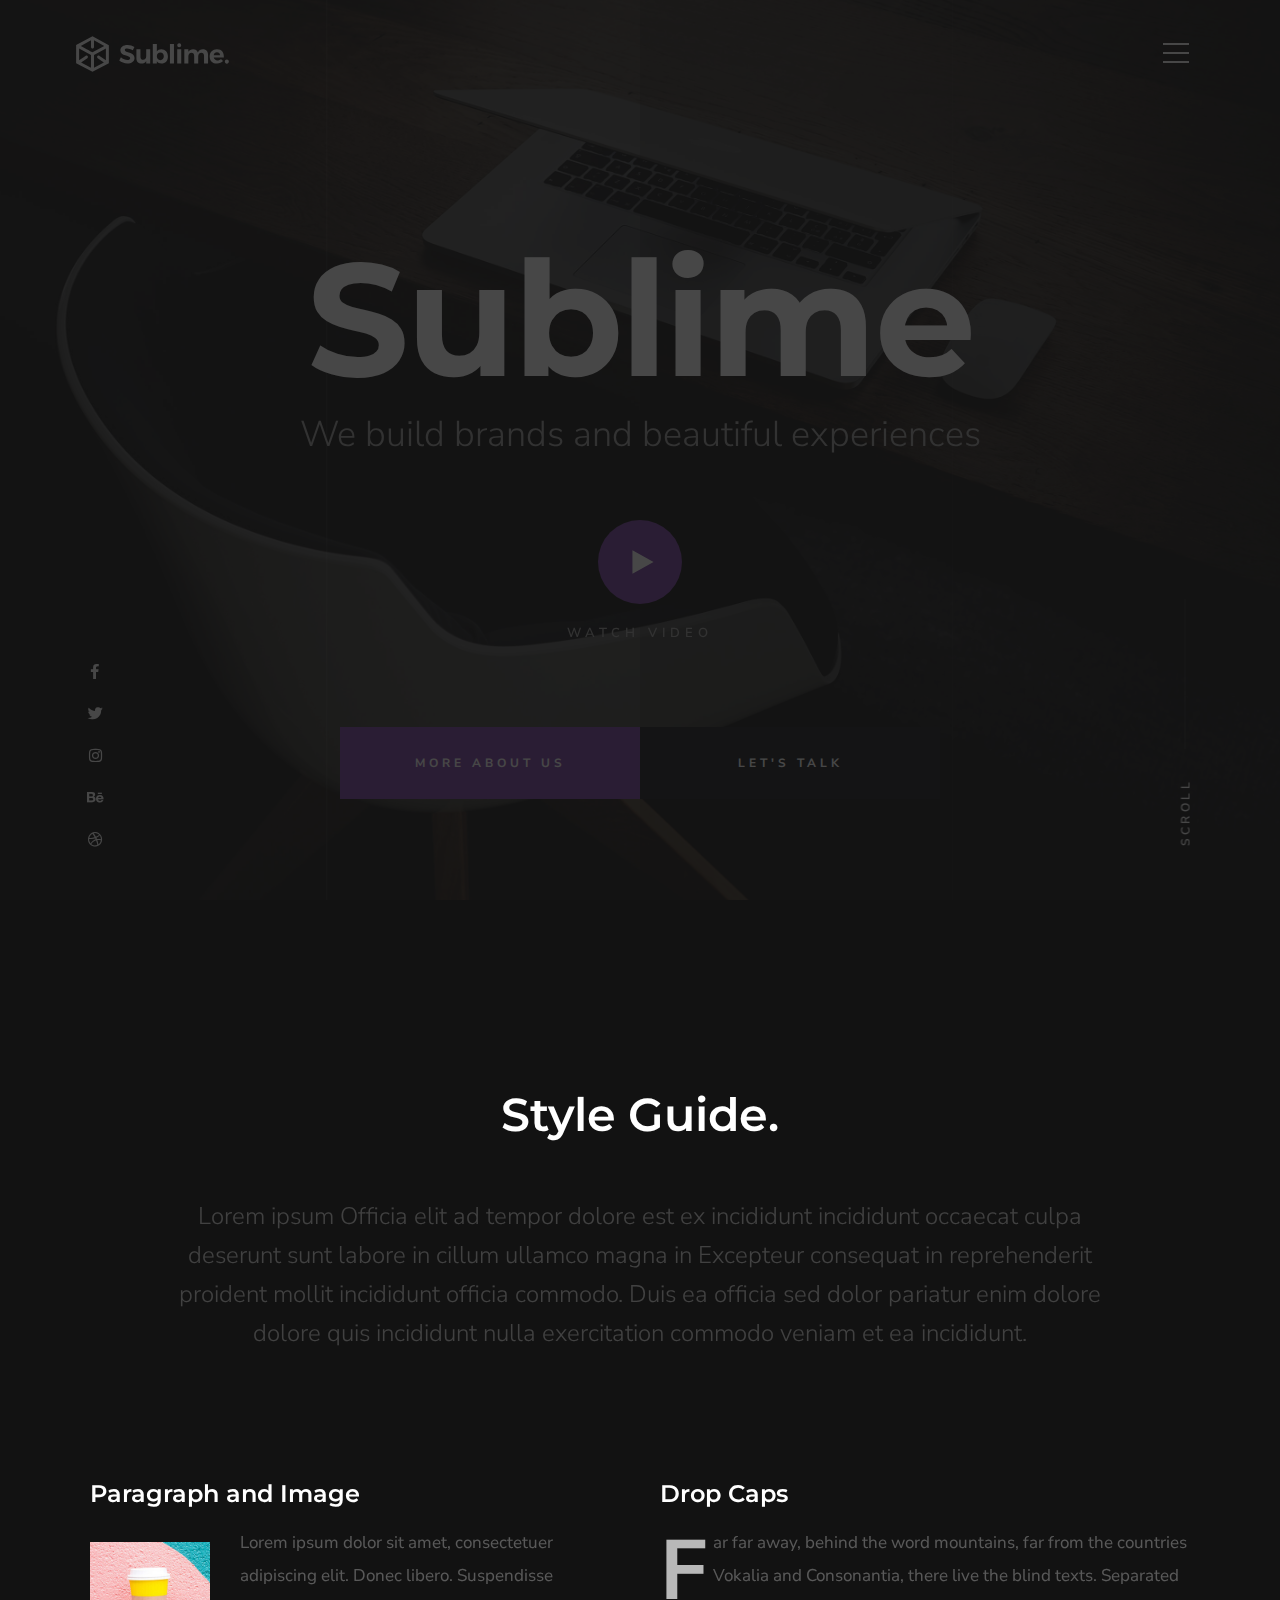
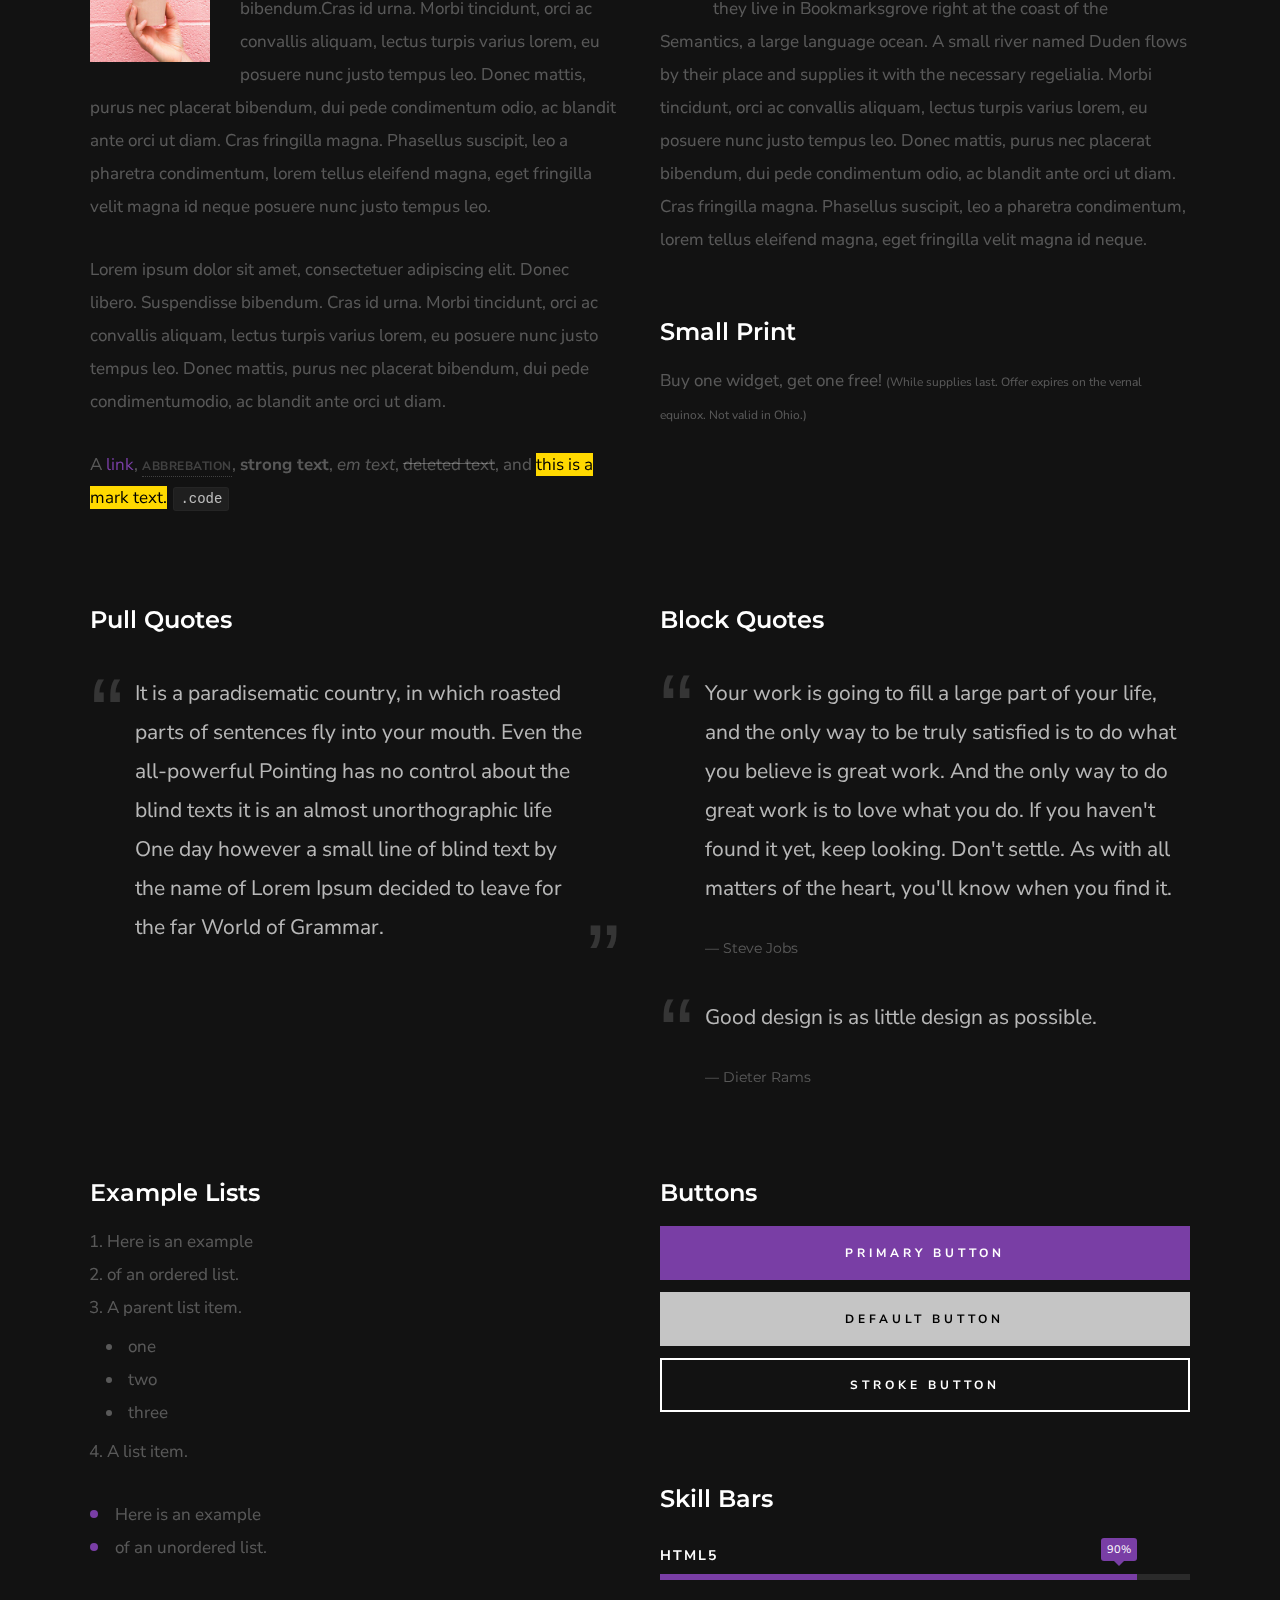
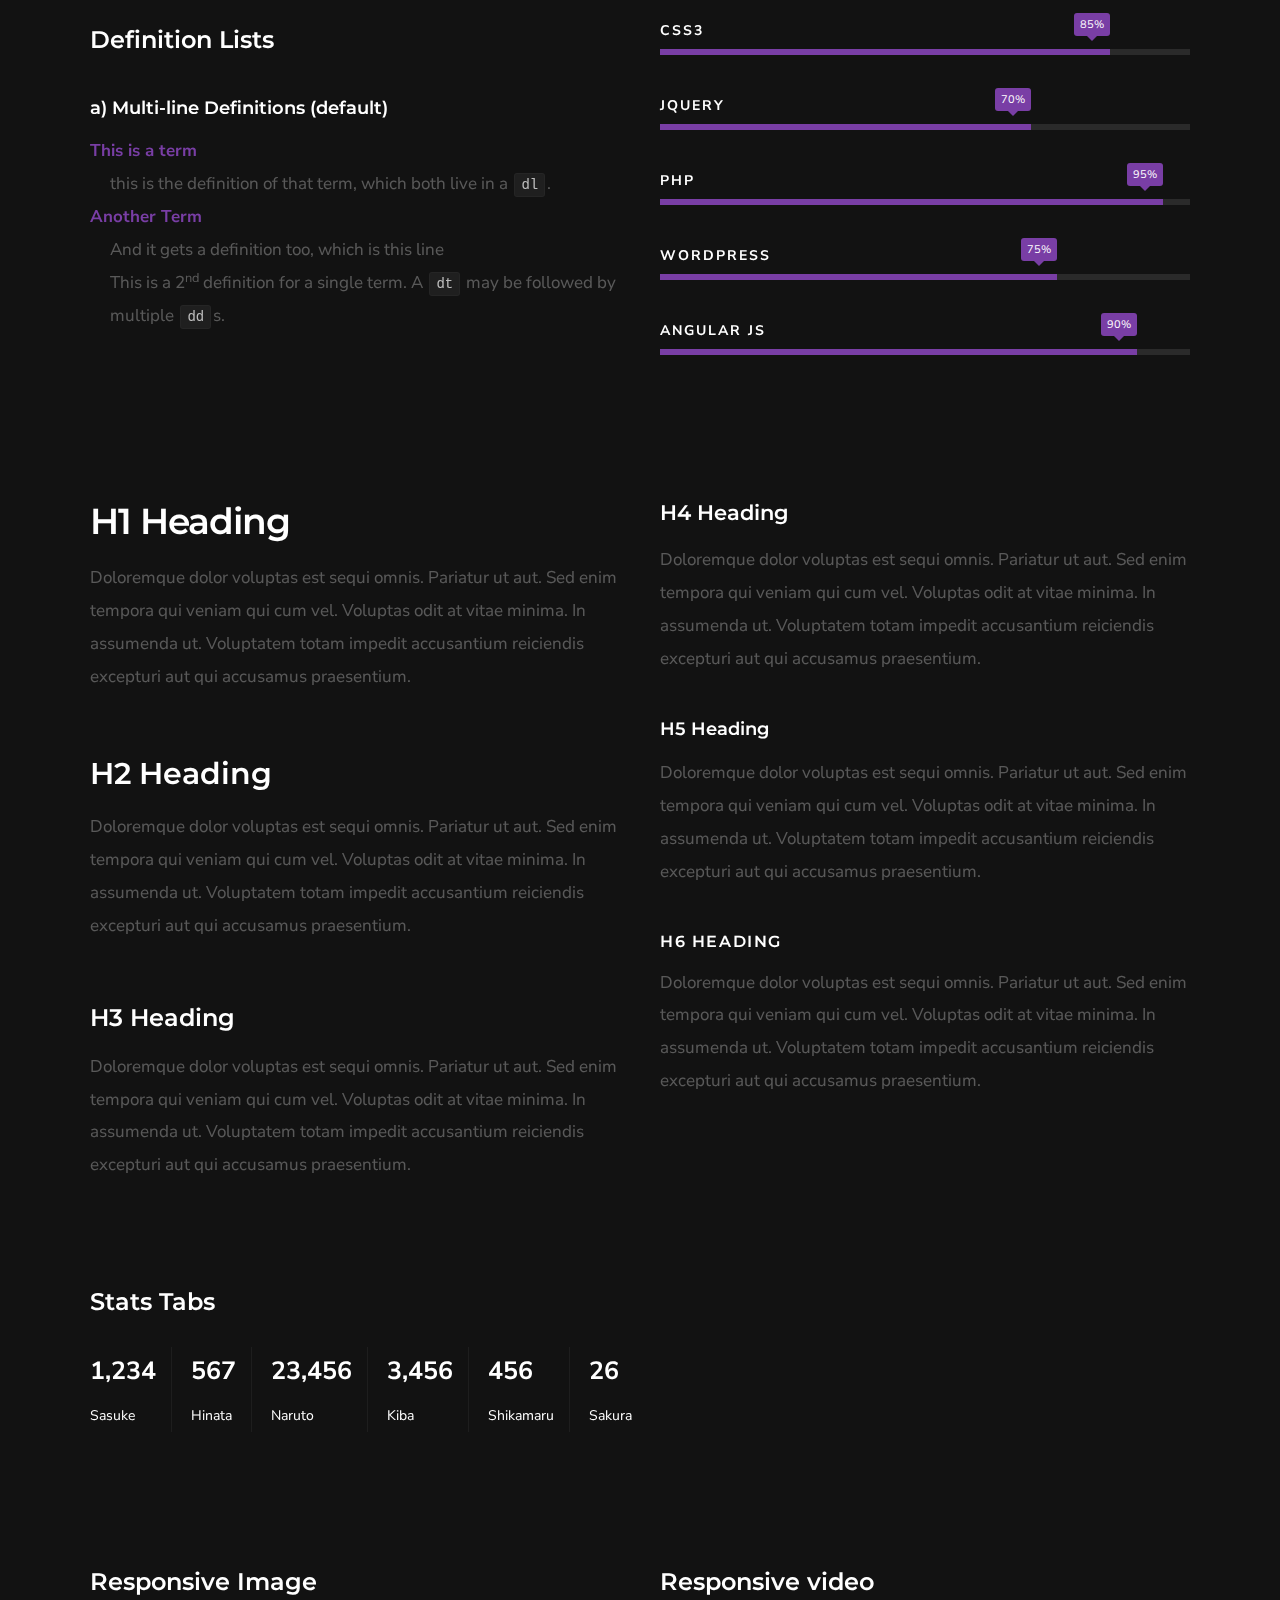
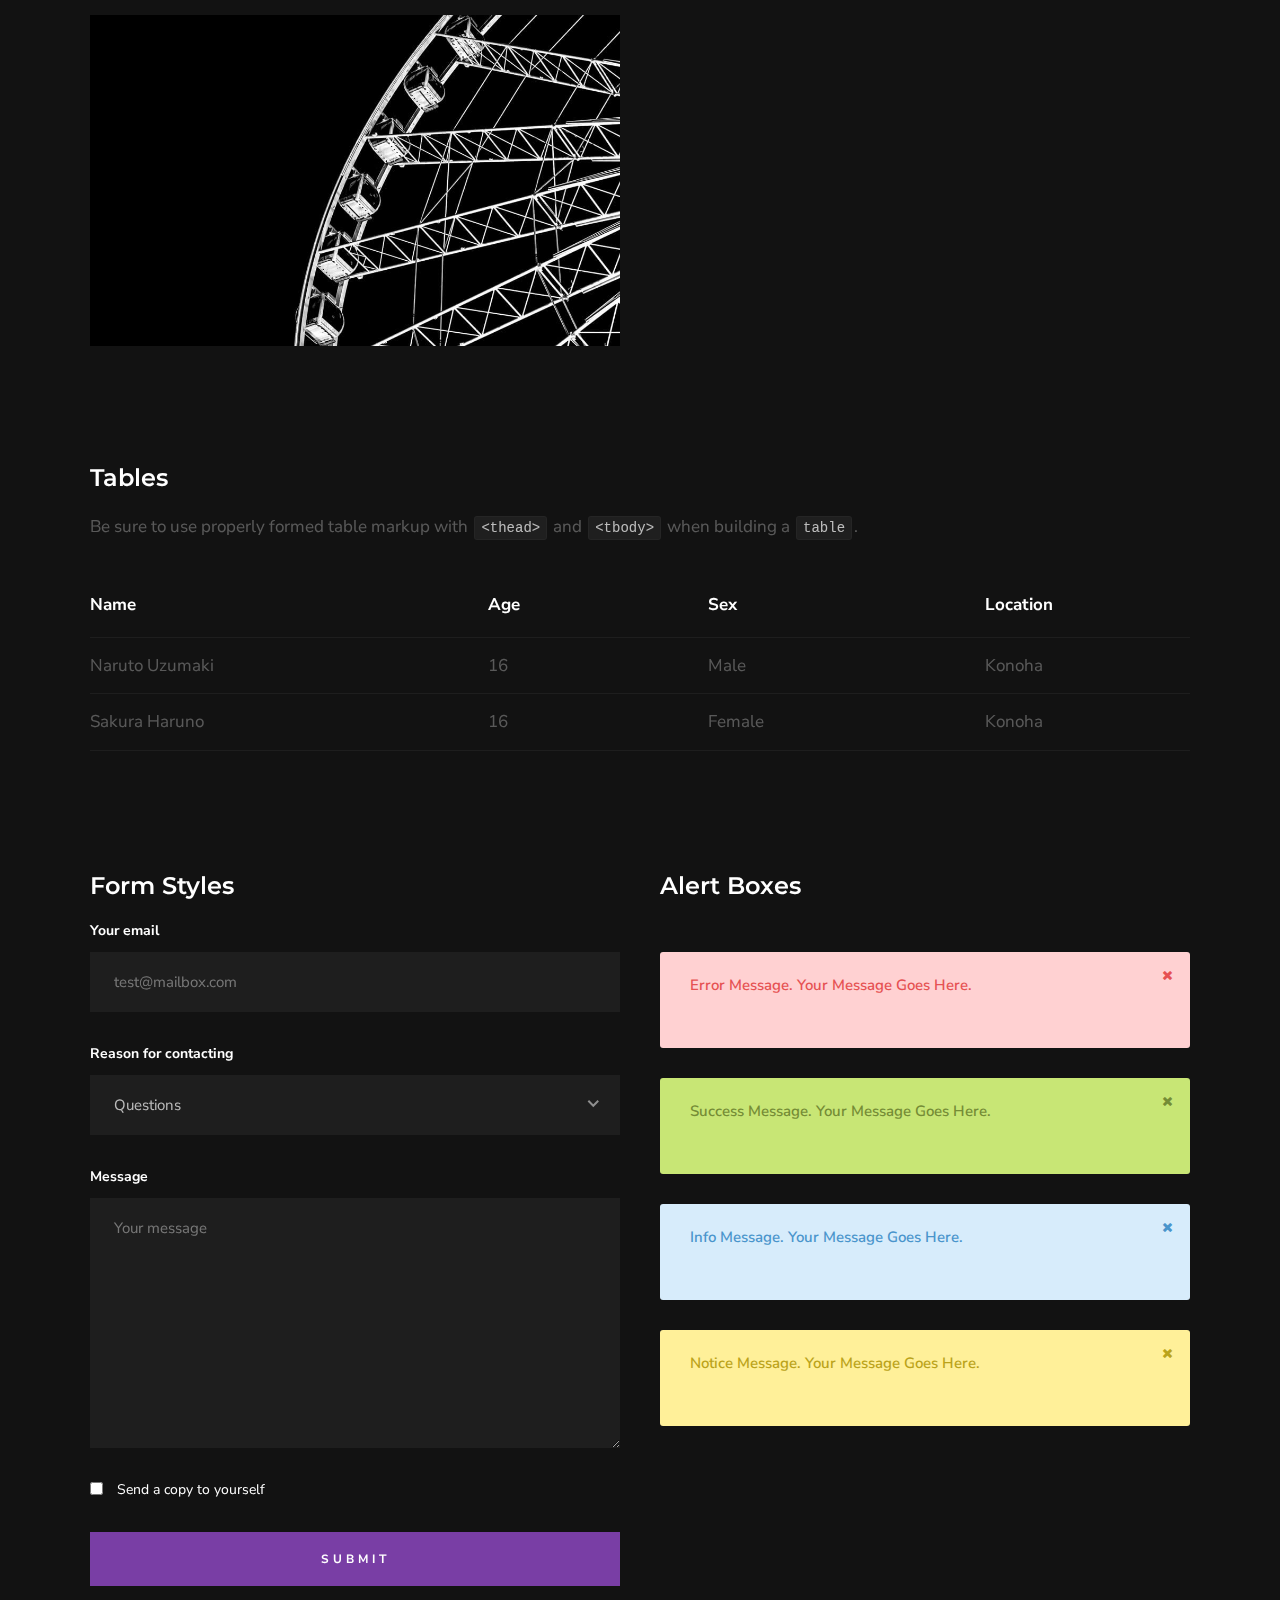
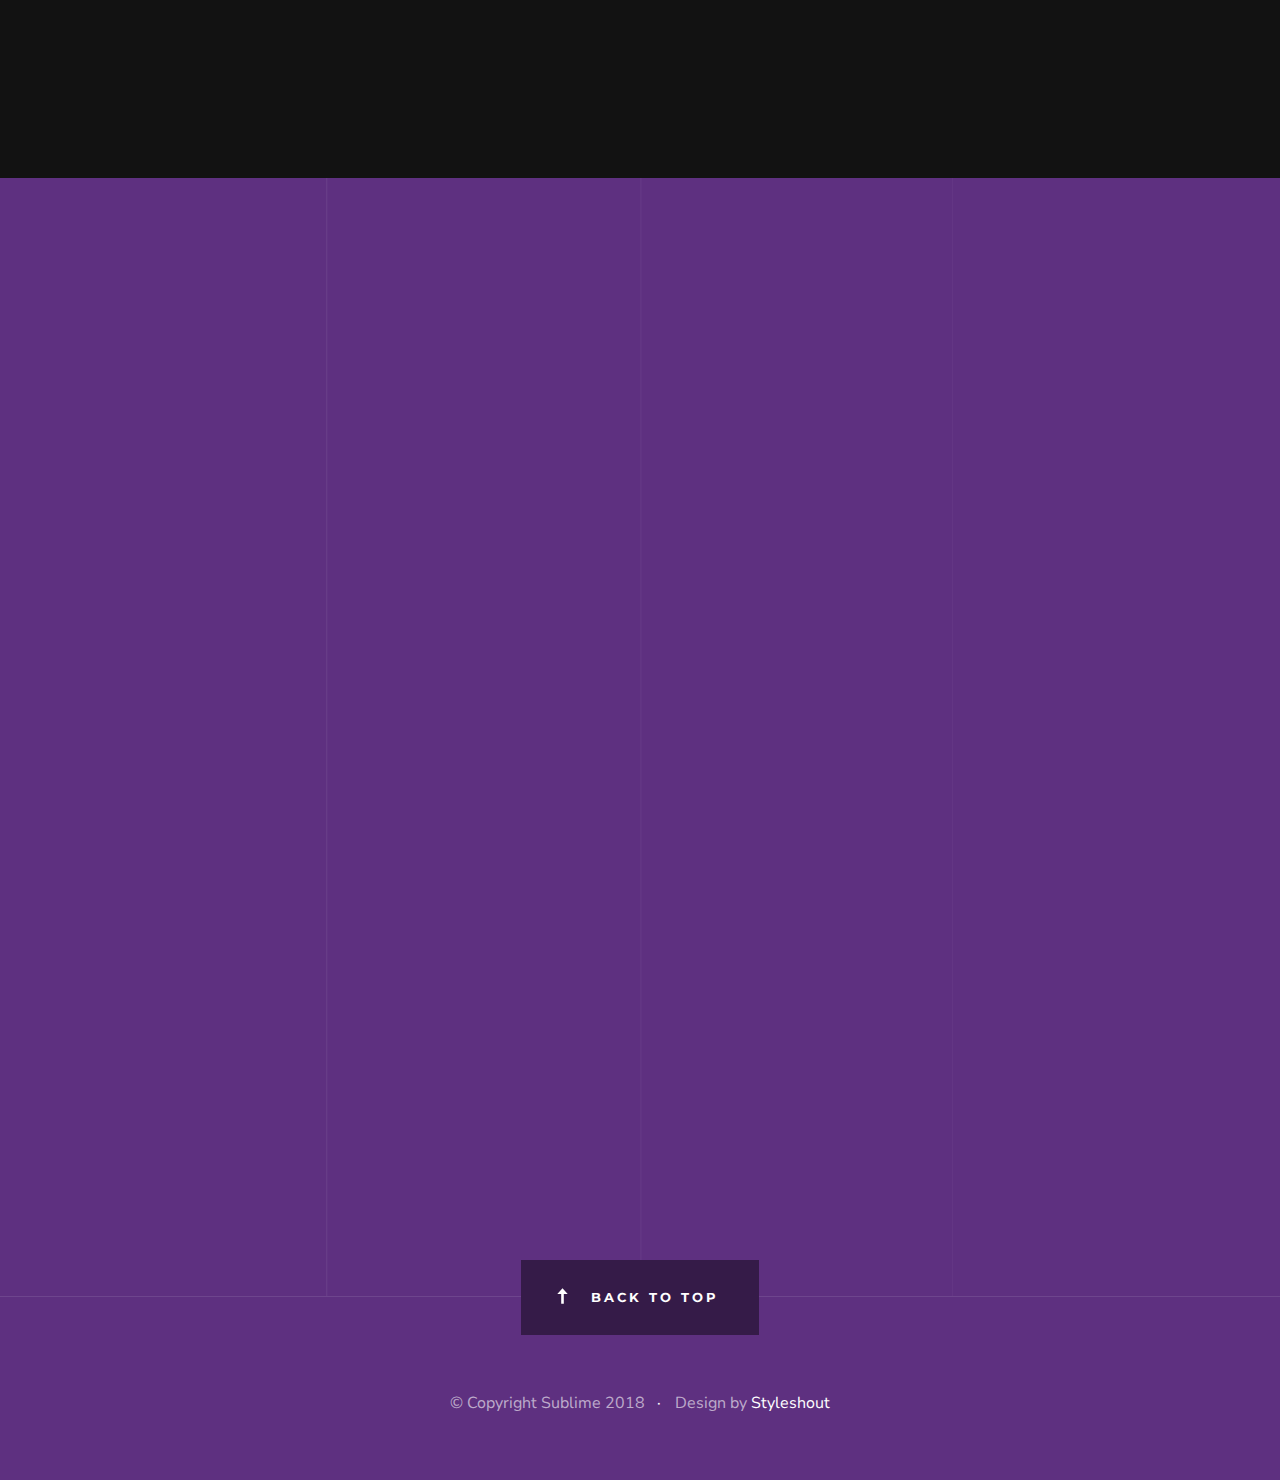
<file: sites/sublime/styles.html>
<!DOCTYPE html>
<html class="no-js" lang="en">
<head>

    <!--- basic page needs
    ================================================== -->
    <meta charset="utf-8">
    <title>Sublime - Styles</title>
    <meta name="description" content="">
    <meta name="author" content="">

    <!-- mobile specific metas
    ================================================== -->
    <meta name="viewport" content="width=device-width, initial-scale=1">

    <!-- CSS
    ================================================== -->
    <link rel="stylesheet" href="css/base.css">
    <link rel="stylesheet" href="css/vendor.css">
    <link rel="stylesheet" href="css/main.css">

    <style type="text/css" media="screen">
        .s-styles { 
            padding-top: 18rem;
            padding-bottom: 15rem;
        }
    </style>

    <!-- script
    ================================================== -->
    <script src="js/modernizr.js"></script>

    <!-- favicons
    ================================================== -->
    <link rel="shortcut icon" href="favicon.ico" type="image/x-icon">
    <link rel="icon" href="favicon.ico" type="image/x-icon">

</head>


<body id="top">
    
    <!-- preloader
    ================================================== -->
    <div id="preloader">
        <div id="loader" class="dots-jump">
            <div></div>
            <div></div>
            <div></div>
        </div>
    </div>

    <!-- header
    ================================================== -->
    <header class="s-header">

        <div class="header-logo">
            <a class="site-logo" href="index.html">
                <img src="images/logo.svg" alt="Homepage">
            </a>
        </div> <!-- end header-logo -->

        <nav class="header-nav">

            <a href="#0" class="header-nav__close" title="close"><span>Close</span></a>

            <h3>Navigate to</h3>

            <div class="header-nav__content">
                
                <ul class="header-nav__list">
                    <li><a class="smoothscroll"  href="#home" title="home">Home</a></li>
                    <li><a href="index.html#about" title="about">About</a></li>
                    <li><a href="index.html#services" title="services">Services</a></li>
                    <li><a href="index.html#works" title="works">Works</a></li>
                    <li><a class="smoothscroll"  href="#contact" title="contact">Contact</a></li>
                </ul>
    
                <p>Perspiciatis hic praesentium nesciunt. Et neque a dolorum <a href='#0'>voluptatem</a> porro iusto sequi veritatis libero enim. Iusto id suscipit veritatis neque reprehenderit.</p>
    
                <ul class="header-nav__social">
                    <li>
                        <a href="#0"><i class="fab fa-facebook"></i></a>
                    </li>
                    <li>
                        <a href="#0"><i class="fab fa-twitter"></i></a>
                    </li>
                    <li>
                        <a href="#0"><i class="fab fa-instagram"></i></a>
                    </li>
                    <li>
                        <a href="#0"><i class="fab fa-behance"></i></a>
                    </li>
                    <li>
                        <a href="#0"><i class="fab fa-dribbble"></i></a>
                    </li>
                </ul>

            </div> <!-- end header-nav__content -->

        </nav> <!-- end header-nav -->

        <a class="header-menu-toggle" href="#0">
            <span class="header-menu-icon"></span>
        </a>

    </header> <!-- end s-header -->


    <!-- home
    ================================================== -->
    <section id="home" class="s-home page-hero target-section" data-parallax="scroll" data-image-src="images/hero-bg.jpg" data-natural-width=3000 data-natural-height=2000 data-position-y=center>

        <div class="grid-overlay">
            <div></div>
        </div>

        <div class="home-content">

            <div class="row home-content__main">

                <h1>
                Sublime
                </h1>

                <h3>
                We build brands and beautiful experiences
                </h3>

                <div class="home-content__video">
                    <a class="video-link" href="https://player.vimeo.com/video/117310401?color=01aef0&title=0&byline=0&portrait=0" data-lity>
                        <span class="video-icon"></span>
                        <span class="video-text">Watch Video</span>
                    </a>
                </div>

                <div class="home-content__button">
                    <a href="#styles" class="smoothscroll btn btn--primary btn--large">
                        More About Us
                    </a>
                    <a href="#contact" class="smoothscroll btn btn--large">
                        Let's Talk
                    </a>
                </div>

            </div> <!-- end home-content__main -->

            <div class="home-content__scroll">
                <a href="#styles" class="scroll-link smoothscroll">
                    Scroll
                </a>
            </div>

        </div> <!-- end home-content -->

        <ul class="home-social">
            <li>
                <a href="#0"><i class="fab fa-facebook-f" aria-hidden="true"></i><span>Facebook</span></a>
            </li>
            <li>
                <a href="#0"><i class="fab fa-twitter" aria-hidden="true"></i><span>Twiiter</span></a>
            </li>
            <li>
                <a href="#0"><i class="fab fa-instagram" aria-hidden="true"></i><span>Instagram</span></a>
            </li>
            <li>
                <a href="#0"><i class="fab fa-behance" aria-hidden="true"></i><span>Behance</span></a>
            </li>
            <li>
                <a href="#0"><i class="fab fa-dribbble" aria-hidden="true"></i><span>Dribbble</span></a>
            </li>
        </ul> <!-- end home-social -->

    </section> <!-- end s-home -->


    <!-- styles
    ================================================== -->
    <section id="styles" class="s-styles">
        
        <div class="row narrow section-intro add-bottom text-center">

            <div class="col-twelve tab-full">

                <h1 class="display-1">Style Guide.</h1>

                <p class="lead">Lorem ipsum Officia elit ad tempor dolore est ex incididunt incididunt occaecat culpa deserunt sunt labore in cillum ullamco magna in Excepteur consequat in reprehenderit proident mollit incididunt officia commodo.
                Duis ea officia sed dolor pariatur enim dolore dolore quis incididunt nulla exercitation commodo veniam et ea incididunt.</p>

            </div>

        </div>

        <div class="row">

            <div class="col-six tab-full">

                <h3>Paragraph and Image</h3>

                <p><a href="#"><img width="120" height="120" class="pull-left" alt="sample-image" src="images/sample-image.jpg"></a>
                Lorem ipsum dolor sit amet, consectetuer adipiscing elit. Donec libero. Suspendisse bibendum.Cras id urna. Morbi tincidunt, orci ac convallis aliquam, lectus turpis varius lorem, eu posuere nunc justo tempus leo. Donec mattis, purus nec placerat bibendum, dui pede condimentum odio, ac blandit ante orci ut diam. Cras fringilla magna. Phasellus suscipit, leo a pharetra condimentum, lorem tellus eleifend magna, eget fringilla velit magna id neque posuere nunc justo tempus leo. </p>

                <p>
                Lorem ipsum dolor sit amet, consectetuer adipiscing elit. Donec libero. Suspendisse bibendum. Cras id urna. Morbi tincidunt, orci ac convallis aliquam, lectus turpis varius lorem, eu posuere nunc justo tempus leo. Donec mattis, purus nec placerat bibendum, dui pede condimentumodio, ac blandit ante orci ut diam.	
                </p>

                <p>A <a href="#">link</a>,
                <abbr title="this really isn't a very good description">abbrebation</abbr>,
                <strong>strong text</strong>,
                <em>em text</em>,
                <del>deleted text</del>, and
                <mark>this is a mark text.</mark>
                <code>.code</code>
                </p>

            </div>

            <div class="col-six tab-full">

                <h3>Drop Caps</h3>

                <p class="drop-cap">Far far away, behind the word mountains, far from the countries Vokalia and Consonantia,
                there live the blind texts. Separated they live in Bookmarksgrove right at the coast of the
                Semantics, a large language ocean. A small river named Duden flows by their place and supplies it with the necessary regelialia. Morbi tincidunt, orci ac convallis aliquam, lectus turpis varius lorem, eu	posuere nunc justo tempus leo. Donec mattis, purus nec placerat bibendum, dui pede condimentum odio, ac blandit ante orci ut diam. Cras fringilla magna. Phasellus suscipit, leo a pharetra condimentum, lorem tellus eleifend magna, eget fringilla velit magna id neque.
                </p>

                <h3>Small Print</h3>

                <p>Buy one widget, get one free!
                <small>(While supplies last. Offer expires on the vernal equinox. Not valid in Ohio.)</small>
                </p>

            </div>

        </div> <!-- end row -->

        <div class="row">

            <div class="col-six tab-full">

                <h3>Pull Quotes</h3>

                <aside class="pull-quote">
                    <blockquote>
                    <p>It is a paradisematic country, in which roasted parts of
                    sentences fly into your mouth. Even the all-powerful Pointing has no control about the blind
                    texts it is an almost unorthographic life One day however a small line of blind text by the name
                    of Lorem Ipsum decided to leave for the far World of Grammar.</p>
                    </blockquote>
                </aside>

            </div>

            <div class="col-six tab-full">

                <h3>Block Quotes</h3>

                <blockquote cite="http://where-i-got-my-info-from.com">
                <p>Your work is going to fill a large part of your life, and the only way to be truly satisfied is
                to do what you believe is great work. And the only way to do great work is to love what you do.
                If you haven't found it yet, keep looking. Don't settle. As with all matters of the heart, you'll know when you find it.
                </p>
                <cite>
                    <a href="#">Steve Jobs</a>
                </cite>
                </blockquote>

                <blockquote>
                <p>Good design is as little design as possible.</p>
                <cite>Dieter Rams</cite>
                </blockquote>

            </div>

        </div> <!-- end row -->


        <div class="row half-bottom">

            <div class="col-six tab-full">

                <h3>Example Lists</h3>

                <ol>
                    <li>Here is an example</li>
                    <li>of an ordered list.</li>
                    <li>A parent list item.
                        <ul>
                            <li>one</li>
                            <li>two</li>
                            <li>three</li>
                        </ul>
                        </li>
                        <li>A list item.</li>
                    </ol>

                <ul class="disc">
                    <li>Here is an example</li>
                    <li>of an unordered list.</li>
                </ul>

                <h3>Definition Lists</h3>

                <h5>a) Multi-line Definitions (default) </h5>

                <dl>
                    <dt><strong>This is a term</strong></dt>
                        <dd>this is the definition of that term, which both live in a <code>dl</code>.</dd>
                    <dt><strong>Another Term</strong></dt>
                        <dd>And it gets a definition too, which is this line</dd>
                        <dd>This is a 2<sup>nd</sup> definition for a single term. A <code>dt</code> may be followed by multiple <code>dd</code>s.</dd>
                </dl>

            </div>

            <div class="col-six tab-full">

                <h3>Buttons</h3>

                <p>
                    <a class="btn btn--primary full-width" href="#0">Primary Button</a>
                    <a class="btn full-width" href="#0">Default Button</a>
                    <a class="btn btn--stroke full-width" href="#0">Stroke Button</a>
                </p>

                <h3>Skill Bars</h3>
                
                <ul class="skill-bars">
                    <li>
                    <div class="progress percent90"><span>90%</span></div>
                    <strong>HTML5</strong>
                    </li>
                    <li>
                    <div class="progress percent85"><span>85%</span></div>
                    <strong>CSS3</strong>
                    </li>
                    <li>
                    <div class="progress percent70"><span>70%</span></div>
                    <strong>JQuery</strong>
                    </li>
                    <li>
                    <div class="progress percent95"><span>95%</span></div>
                    <strong>PHP</strong>
                    </li>
                    <li>
                    <div class="progress percent75"><span>75%</span></div>
                    <strong>Wordpress</strong>
                    </li>
                    <li>
                    <div class="progress percent90"><span>90%</span></div>
                    <strong>Angular JS</strong>
                    </li>
                </ul>

            </div>

        </div> <!-- end row -->

        <div class="row half-bottom">

            <div class="col-six tab-full">
                    
                <h1>H1 Heading</h1>
                <p>Doloremque dolor voluptas est sequi omnis. Pariatur ut aut. Sed enim tempora qui veniam qui cum vel. 
                Voluptas odit at vitae minima. In assumenda ut. Voluptatem totam impedit accusantium reiciendis excepturi aut qui accusamus praesentium.</p>

                <h2>H2 Heading</h2>
                <p>Doloremque dolor voluptas est sequi omnis. Pariatur ut aut. Sed enim tempora qui veniam qui cum vel. 
                Voluptas odit at vitae minima. In assumenda ut. Voluptatem totam impedit accusantium reiciendis excepturi aut qui accusamus praesentium.</p>

                <h3>H3 Heading</h3>
                <p>Doloremque dolor voluptas est sequi omnis. Pariatur ut aut. Sed enim tempora qui veniam qui cum vel. 
                Voluptas odit at vitae minima. In assumenda ut. Voluptatem totam impedit accusantium reiciendis excepturi aut qui accusamus praesentium.</p>

            </div>

            <div class="col-six tab-full">
                    
                <h4>H4 Heading</h4>
                <p>Doloremque dolor voluptas est sequi omnis. Pariatur ut aut. Sed enim tempora qui veniam qui cum vel. 
                Voluptas odit at vitae minima. In assumenda ut. Voluptatem totam impedit accusantium reiciendis excepturi aut qui accusamus praesentium.</p>

                <h5>H5 Heading</h5>
                <p>Doloremque dolor voluptas est sequi omnis. Pariatur ut aut. Sed enim tempora qui veniam qui cum vel. 
                Voluptas odit at vitae minima. In assumenda ut. Voluptatem totam impedit accusantium reiciendis excepturi aut qui accusamus praesentium.</p>

                <h6>H6 Heading</h6>
                <p>Doloremque dolor voluptas est sequi omnis. Pariatur ut aut. Sed enim tempora qui veniam qui cum vel. 
                Voluptas odit at vitae minima. In assumenda ut. Voluptatem totam impedit accusantium reiciendis excepturi aut qui accusamus praesentium.</p>

            </div>

        </div>


        <div class="row half-bottom">

            <div class="col-twelve">

                    <h3>Stats Tabs</h3>

                <ul class="stats-tabs">
                    <li><a href="#">1,234 <em>Sasuke</em></a></li>
                    <li><a href="#">567 <em>Hinata</em></a></li>
                    <li><a href="#">23,456 <em>Naruto</em></a></li>
                    <li><a href="#">3,456 <em>Kiba</em></a></li>
                    <li><a href="#">456 <em>Shikamaru</em></a></li>
                    <li><a href="#">26 <em>Sakura</em></a></li>
                    </ul>

            </div>

        </div> <!-- end row -->


        <div class="row half-bottom">

            <div class="col-six tab-full">

                <h3>Responsive Image</h3>
                <p><img src="images/wheel-500.jpg" 
                    srcset="images/wheel-1000.jpg 1000w, 
                    images/wheel-500.jpg 500w" 
                    sizes="(max-width: 1000px) 100vw, 1000px" alt=""></p>

            </div>

            <div class="col-six tab-full">

                <h3>Responsive video</h3>

                <div class="video-container">
                <iframe src="https://player.vimeo.com/video/14592941?title=0&amp;byline=0&amp;portrait=0&amp;color=F64B39" width="500" height="281" frameborder="0" webkitallowfullscreen mozallowfullscreen allowfullscreen></iframe> 
                </div>

            </div>
            
        </div> <!-- end row -->


        <div class="row add-bottom">

            <div class="col-twelve">

                <h3>Tables</h3>
                <p>Be sure to use properly formed table markup with <code>&lt;thead&gt;</code> and <code>&lt;tbody&gt;</code> when building a <code>table</code>.</p>

                <div class="table-responsive">

                    <table>
                            <thead>
                            <tr>
                                <th>Name</th>
                                <th>Age</th>
                                <th>Sex</th>
                                <th>Location</th>
                            </tr>
                            </thead>
                            <tbody>
                            <tr>
                                <td>Naruto Uzumaki</td>
                                <td>16</td>
                                <td>Male</td>
                                <td>Konoha</td>
                            </tr>
                            <tr>
                                <td>Sakura Haruno</td>
                                <td>16</td>
                                <td>Female</td>
                                <td>Konoha</td>
                            </tr>
                            </tbody>
                    </table>

                </div>

            </div>
            
        </div> <!-- end row -->
    

        <div class="row">

            <div class="col-six tab-full">

                <h3>Form Styles</h3>

                <form>
                        <div>
                            <label for="sampleInput">Your email</label>
                            <input class="full-width" type="email" placeholder="test@mailbox.com" id="sampleInput">
                    </div>
                    <div>
                            <label for="sampleRecipientInput">Reason for contacting</label>
                            <div class="ss-custom-select">
                                <select class="full-width" id="sampleRecipientInput">
                                    <option value="Option 1">Questions</option>
                                    <option value="Option 2">Report</option>
                                    <option value="Option 3">Others</option>
                                </select>
                            </div>
                    </div>
                    
                        <label for="exampleMessage">Message</label>
                        <textarea class="full-width" placeholder="Your message" id="exampleMessage"></textarea>

                        <label class="add-bottom">
                            <input type="checkbox">
                            <span class="label-text">Send a copy to yourself</span>
                        </label>
                    
                        <input class="btn--primary full-width" type="submit" value="Submit">

                </form>

            </div>

            <div class="col-six tab-full">

                <h3>Alert Boxes</h3>

                <br>
                
                <div class="alert-box alert-box--error hideit">
                    <p>Error Message. Your Message Goes Here.</p>
                    <i class="fa fa-times alert-box__close" aria-hidden="true"></i>
                </div><!-- /error -->
                        
                <div class="alert-box alert-box--success hideit">
                    <p>Success Message. Your Message Goes Here.</p>
                    <i class="fa fa-times alert-box__close" aria-hidden="true"></i>
                </div><!-- /success -->
                        
                <div class="alert-box alert-box--info hideit">
                    <p>Info Message. Your Message Goes Here.</p>
                    <i class="fa fa-times alert-box__close" aria-hidden="true"></i>
                </div><!-- /info -->
                        
                <div class="alert-box alert-box--notice hideit">
                    <p>Notice Message. Your Message Goes Here.</p>
                    <i class="fa fa-times alert-box__close" aria-hidden="true"></i>
                </div><!-- /notice -->
            
            </div>

        </div> <!-- end row -->

    </section> <!-- end styles -->


    <!-- contact
    ================================================== -->
    <section id="contact" class="s-contact target-section">

            <div class="grid-overlay">
                <div></div>
            </div>

        <div class="row section-header narrow" data-aos="fade-up">
            <div class="col-full">
                <h3 class="subhead">Keep In Touch</h3>
                <h1 class="display-1">Feel free to contact us for any <br> project idea or collaboration</h1>
            </div>
        </div> <!-- end section-header -->

        <div class="row contact-main" data-aos="fade-up">
            <div class="col-full">
                <p class="contact-email">
                    <a href="mailto:#0">sayhello@sublime.com</a>
                </p>
                <p class="contact-address">
                1600 Amphitheatre Parkway <br>
                Mountain View, CA, 94043 US 
                </p>
                <p class="contact-numbers">
                +1 (917) 123 456 &nbsp; +1 (917) 333 987
                </p>

                <ul class="contact-social">
                    <li>
                        <a href="#0"><i class="fab fa-facebook"></i></a>
                    </li>
                    <li>
                        <a href="#0"><i class="fab fa-twitter"></i></a>
                    </li>
                    <li>
                        <a href="#0"><i class="fab fa-instagram"></i></a>
                    </li>
                    <li>
                        <a href="#0"><i class="fab fa-behance"></i></a>
                    </li>
                    <li>
                        <a href="#0"><i class="fab fa-dribbble"></i></a>
                    </li>
                </ul>
            </div>
        </div>

    </section> <!-- end s-contact -->


    <!-- footer
    ================================================== -->
    <footer>
        <div class="row">
            <div class="col-full ss-copyright">
                <span>© Copyright Sublime 2018</span> 
                <span>Design by <a href="https://www.styleshout.com/">Styleshout</a></span>
            </div>
        </div>

        <div class="ss-go-top">
            <a class="smoothscroll" title="Back to Top" href="#top">Back to Top</a>
        </div>
    </footer>


    <!-- photoswipe background
    ================================================== -->
    <div aria-hidden="true" class="pswp" role="dialog" tabindex="-1">

        <div class="pswp__bg"></div>
        <div class="pswp__scroll-wrap">

            <div class="pswp__container">
                <div class="pswp__item"></div>
                <div class="pswp__item"></div>
                <div class="pswp__item"></div>
            </div>

            <div class="pswp__ui pswp__ui--hidden">
                <div class="pswp__top-bar">
                    <div class="pswp__counter"></div><button class="pswp__button pswp__button--close" title="Close (Esc)"></button> <button class="pswp__button pswp__button--share" title=
                    "Share"></button> <button class="pswp__button pswp__button--fs" title="Toggle fullscreen"></button> <button class="pswp__button pswp__button--zoom" title=
                    "Zoom in/out"></button>
                    <div class="pswp__preloader">
                        <div class="pswp__preloader__icn">
                            <div class="pswp__preloader__cut">
                                <div class="pswp__preloader__donut"></div>
                            </div>
                        </div>
                    </div>
                </div>
                <div class="pswp__share-modal pswp__share-modal--hidden pswp__single-tap">
                    <div class="pswp__share-tooltip"></div>
                </div><button class="pswp__button pswp__button--arrow--left" title="Previous (arrow left)"></button> <button class="pswp__button pswp__button--arrow--right" title=
                "Next (arrow right)"></button>
                <div class="pswp__caption">
                    <div class="pswp__caption__center"></div>
                </div>
            </div>

        </div>

    </div> <!-- end photoSwipe background -->


    <!-- Java Script
    ================================================== -->
    <script src="js/jquery-3.2.1.min.js"></script>
    <script src="js/plugins.js"></script>
    <script src="js/main.js"></script>

</body>
</file>
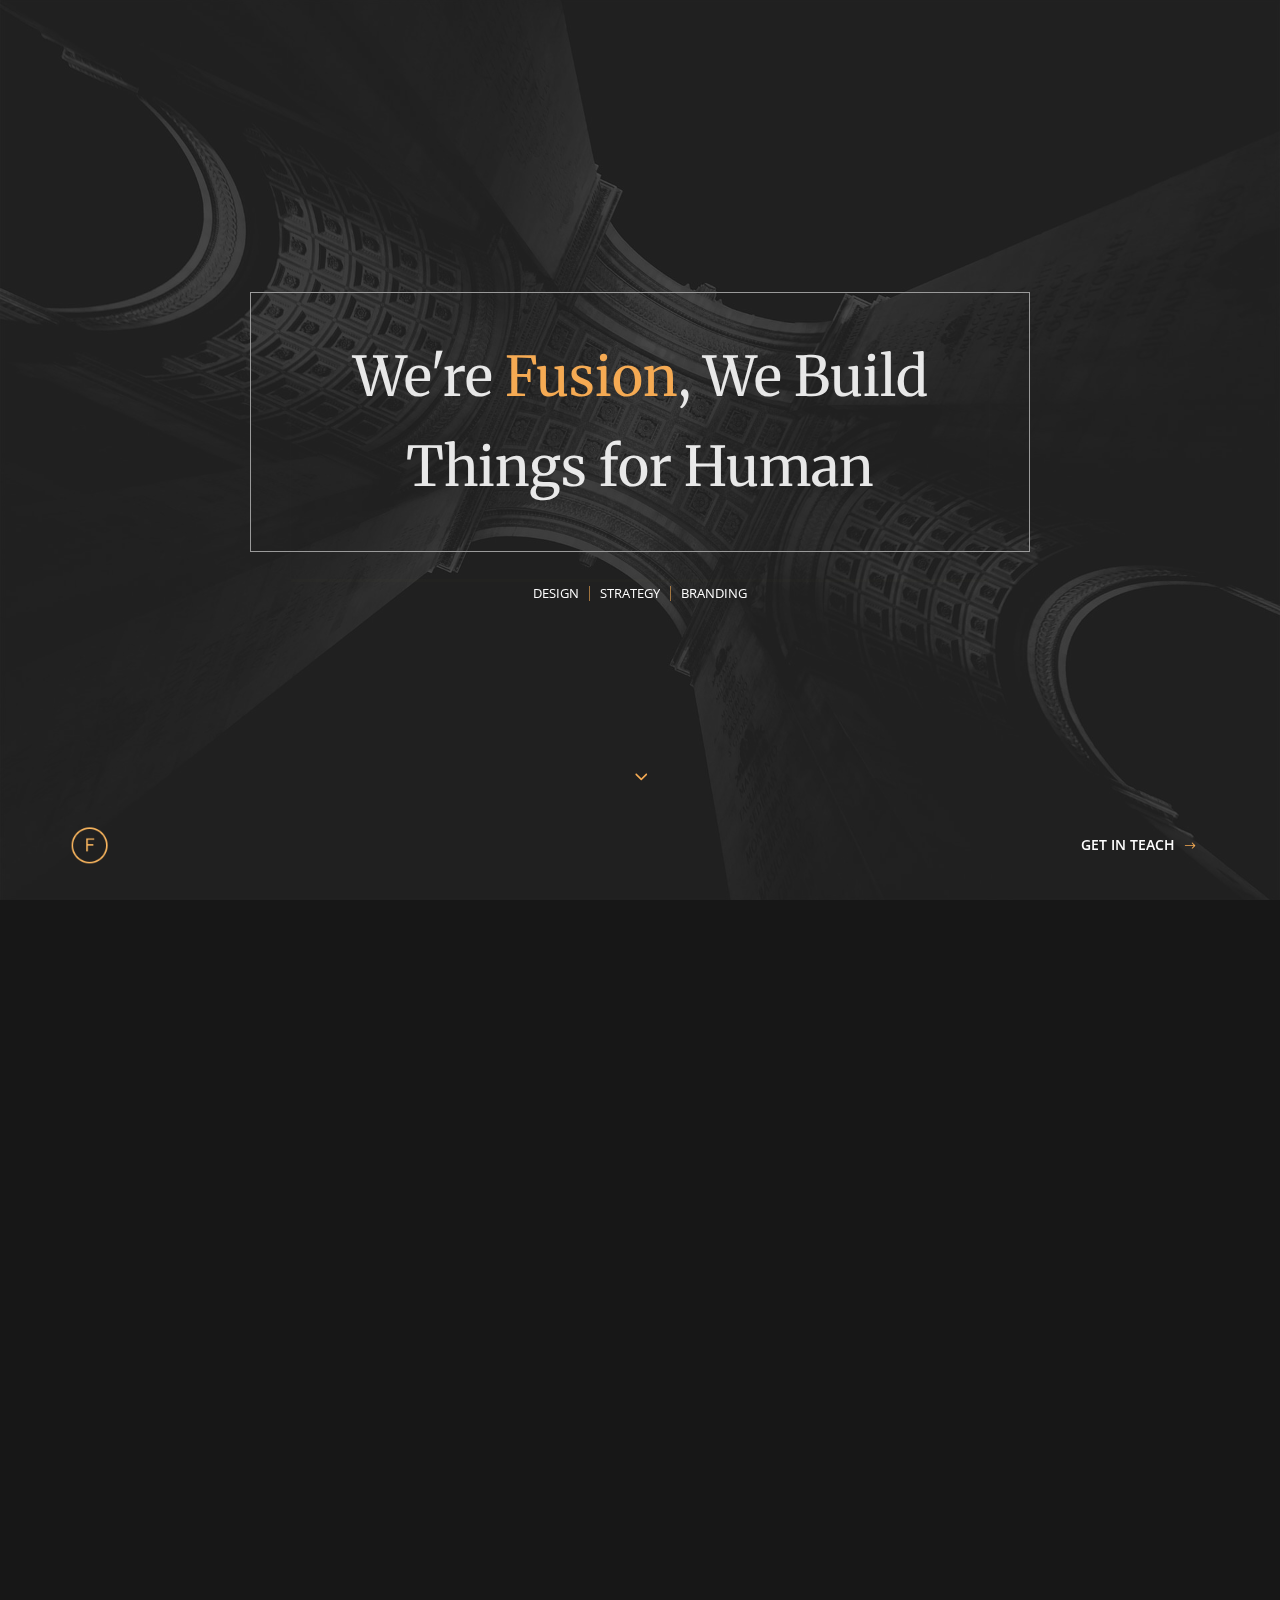
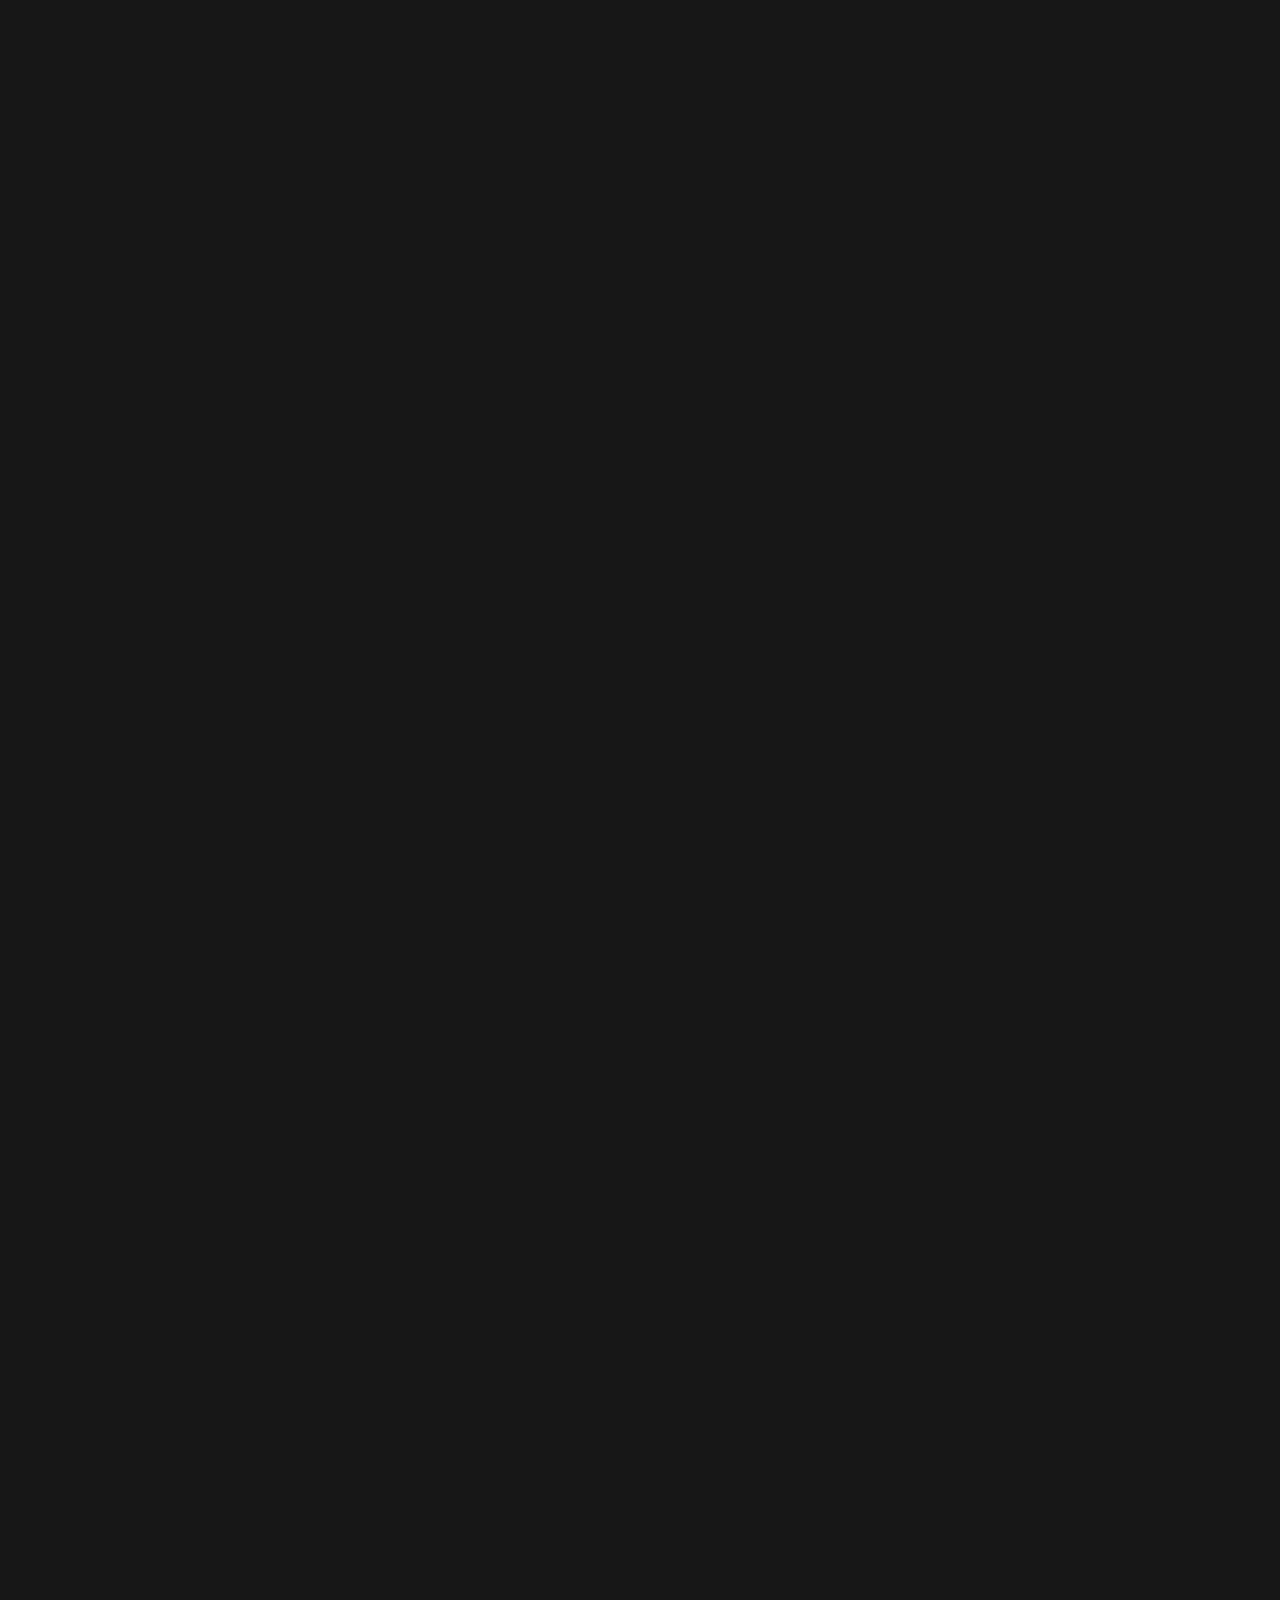
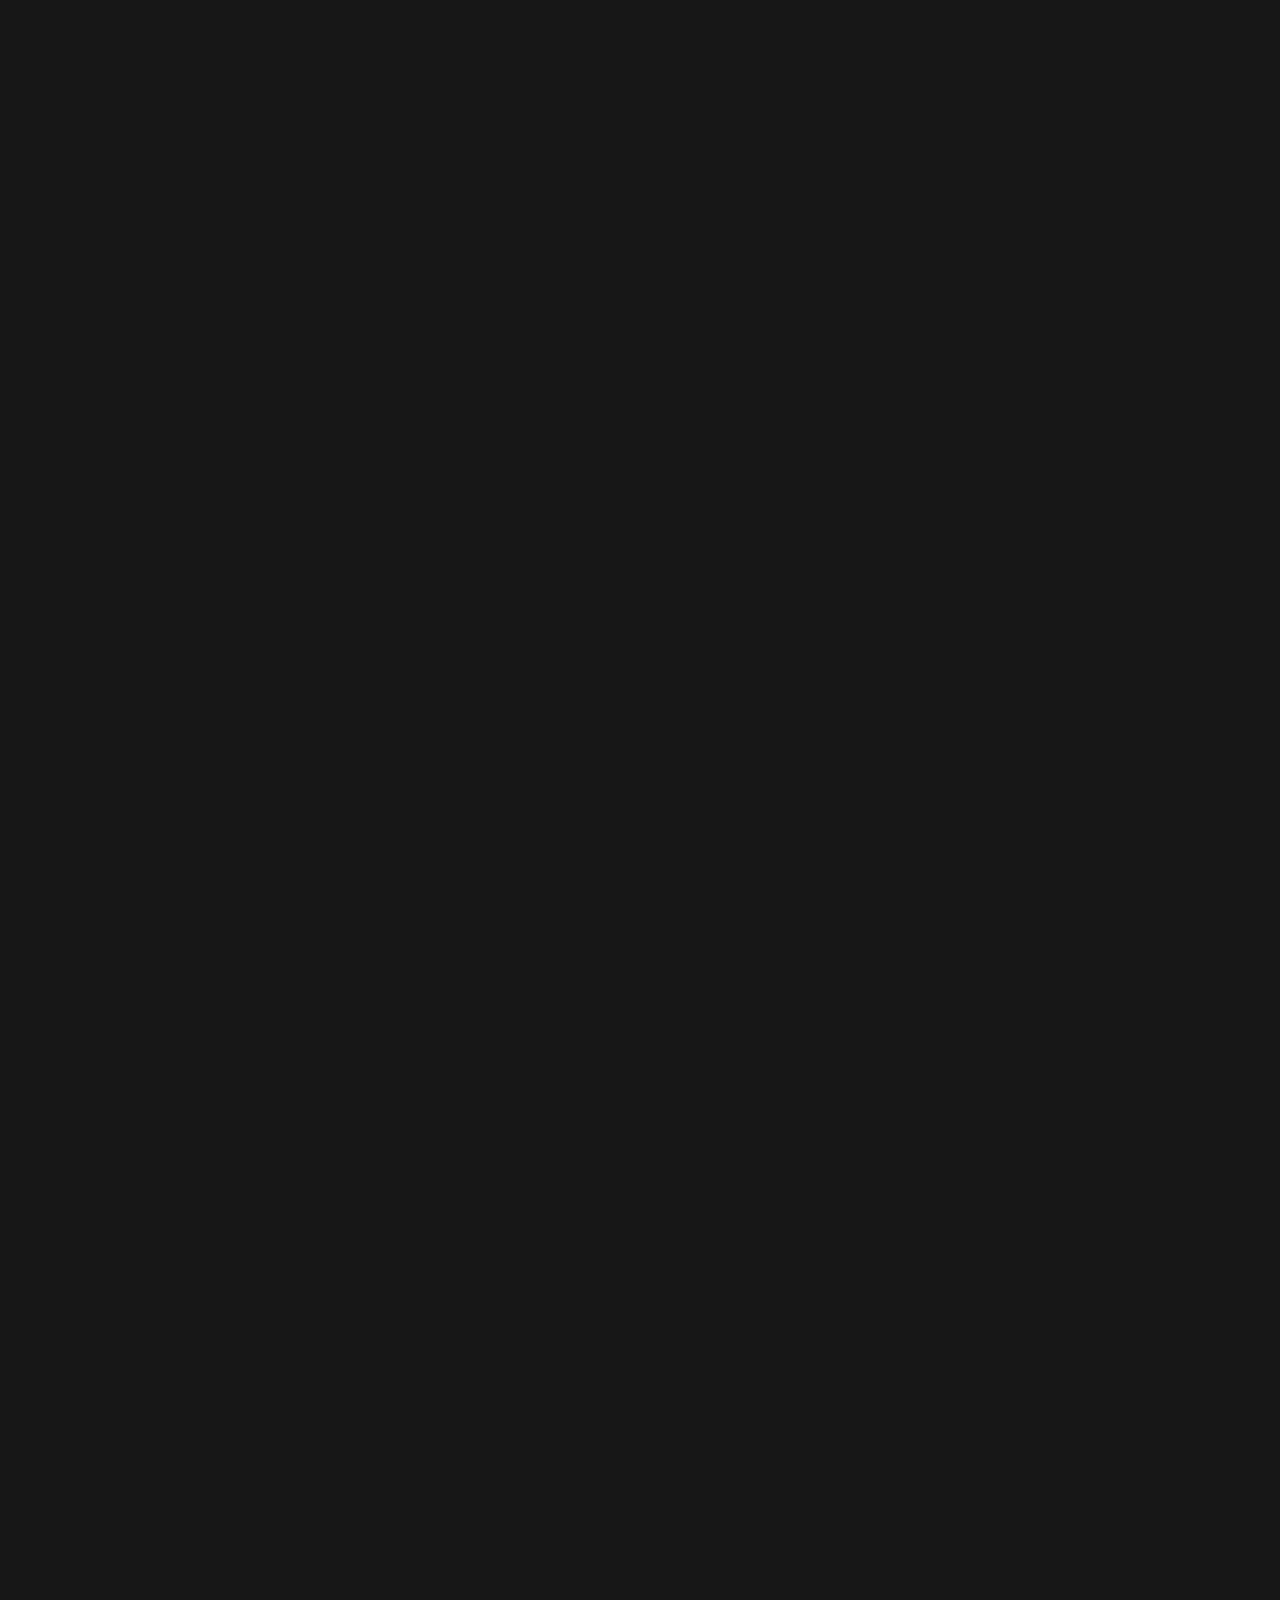
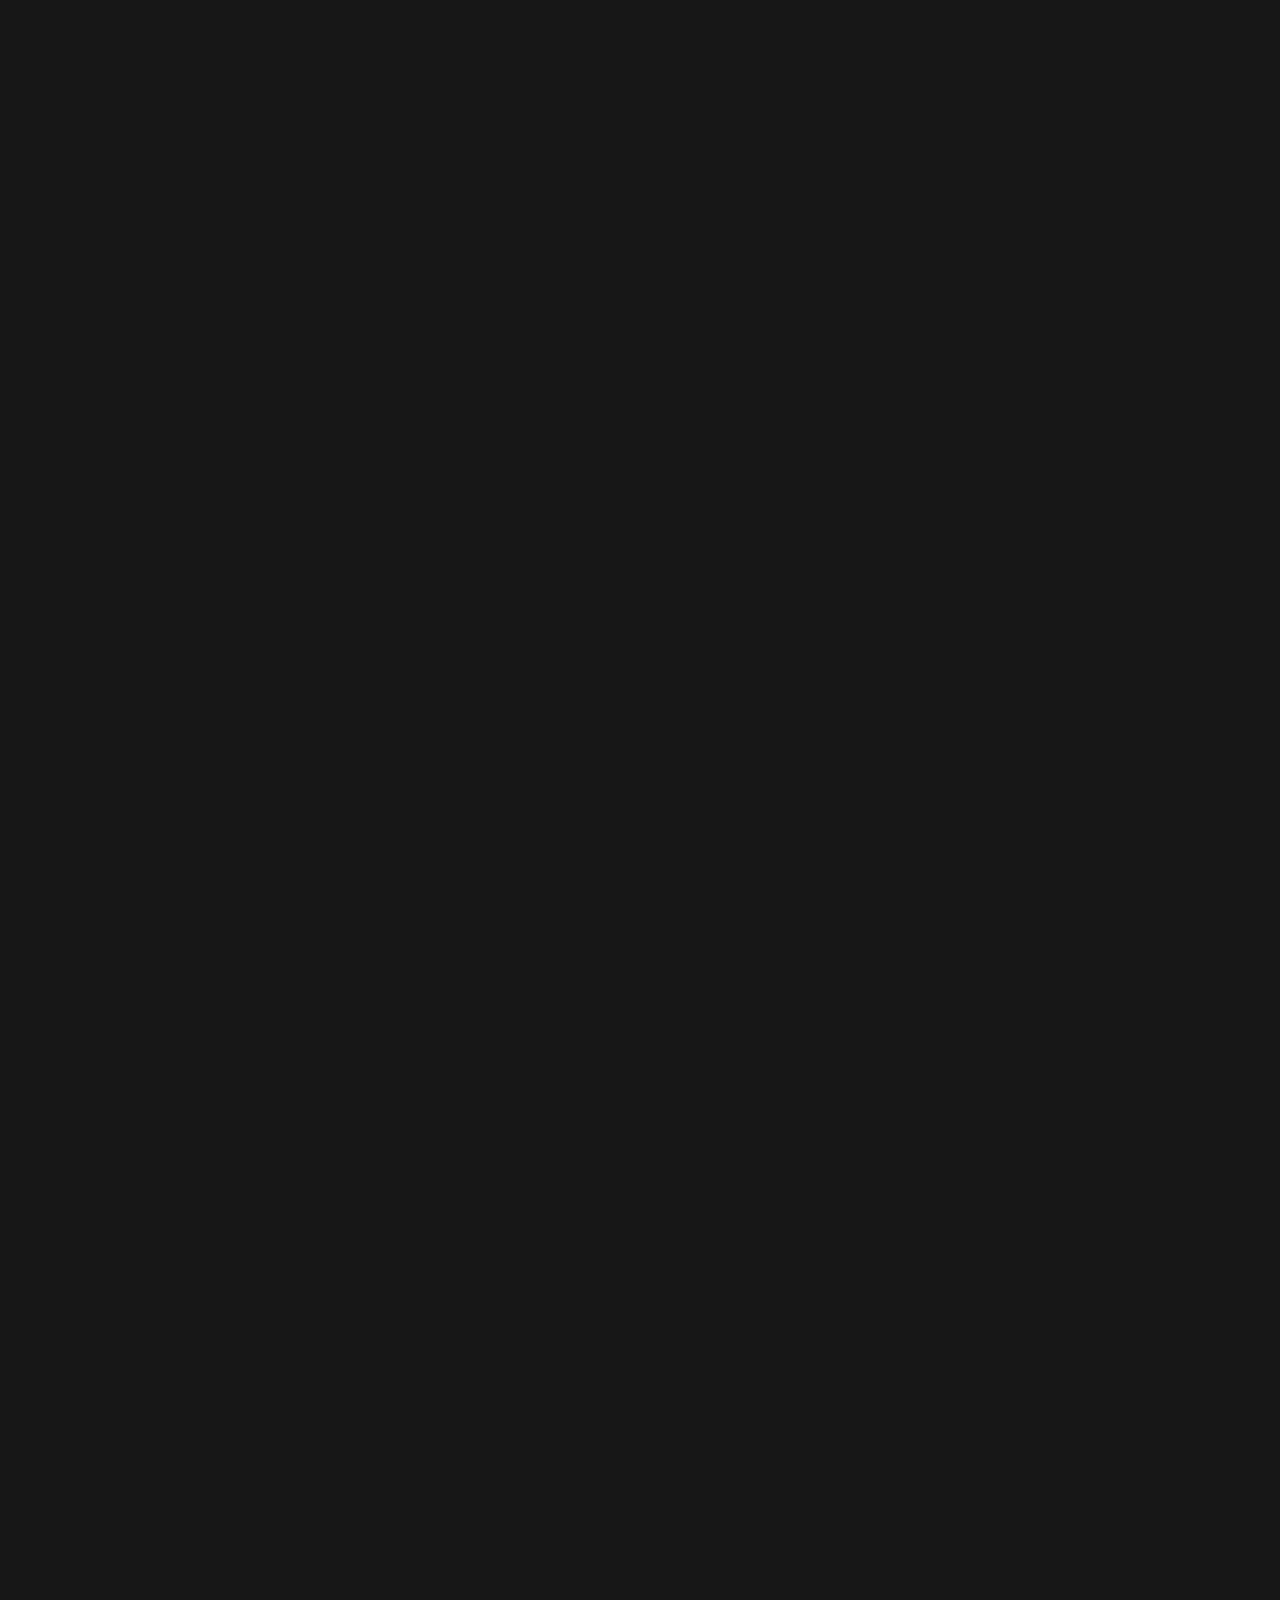
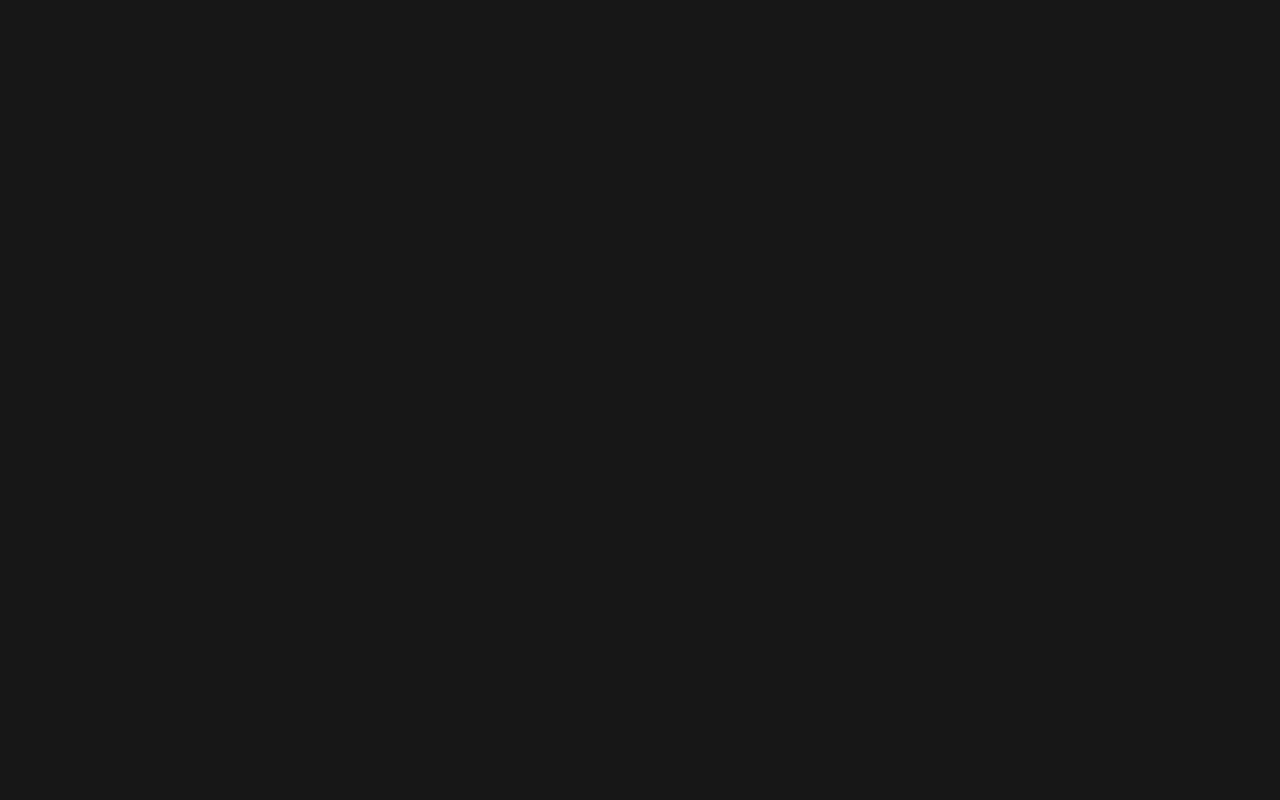
<file: sites/fusion/fusion-non-responsive/index-2.html>
<!DOCTYPE html>
<!--[if IE 7]>    <html class="no-js ie7 oldie" lang="en-US"> <![endif]-->
<!--[if IE 8]>    <html class="no-js ie8 oldie" lang="en-US"> <![endif]-->
<!--[if gt IE 8]><!-->
<html lang="en">
    <head>     
  
        <!-- TITLE OF SITE --> 
        <title>FUSION | Free Portfolio Template</title>
  
        <!-- Meta -->
        <meta charset="utf-8">
        <meta name="description" content="Free Responsive Bootstrap Portfolio Template for Personal and Agency Websites">
        <meta name="developer" content="TemplateOcean">
        <meta name="viewport" content="width=device-width, initial-scale=1, maximum-scale=1">

        <!-- FAV AND TOUCH ICONS   -->
        <link rel="icon" href="images/favicon.ico">
        <link rel="apple-touch-icon" href="images/apple-touch-icon.png">
        <link rel="apple-touch-icon" sizes="72x72" href="images/apple-touch-icon-72x72.png">
        <link rel="apple-touch-icon" sizes="114x114" href="images/apple-touch-icon-114x114.png">

        <!-- GOOGLE FONTS -->
        <link href='https://fonts.googleapis.com/css?family=Merriweather:400,300,700,900' rel='stylesheet' type='text/css'>
        <!-- font-family: 'Merriweather', serif; -->
        <link href='https://fonts.googleapis.com/css?family=Open+Sans:400,300,600,700,800' rel='stylesheet' type='text/css'>
        <!-- font-family: 'Open Sans', sans-serif; -->

        <!-- BOOTSTRAP CSS -->
        <link rel="stylesheet" href="bootstrap/css/bootstrap.min.css">

        <!-- Image Slider -->
        <link rel="stylesheet" href="css/plagin-css/owl.carousel.css">

        <!-- Full Page Scroll -->
        <link rel="stylesheet" href="css/plagin-css/jquery.fullPage.css">

        <!-- FONT ICONS -->
        <link rel="stylesheet" href="icons/rik-icons/styles.css">

        <!--   COUSTOM CSS link  -->
        <link rel="stylesheet" href="css/style.css">
        <link rel="stylesheet" href="css/responsive.css">

        <!--[if lt IE 9]>
            <script src="js/plagin-js/html5shiv.js"></script>
            <script src="js/plagin-js/respond.min.js"></script>
        <![endif]-->


    </head>
    <body class="">
    


        <!-- Start: Preloader Section 
        ===============================-->
        <div id="main-preloader" class="main-preloader semi-dark-background">
            <div class="main-preloader-inner center">
                <h1 class="preloader-percentage center">
                    <span class="preloader-percentage-text">0</span>
                    <span class="percentage">%</span>
                </h1>
                <div class="preloader-bar-outer">
                    <div class="preloader-bar"></div>
                </div>
            </div>
        </div>
        <!-- End: Preloader Section 
        ===============================-->



        <!-- Start: Side Navbar  Area
        ============================= -->
        <div id="fp-nav" class="left">

            <div class="logo-outer">
                <a href="#"><img src="images/logo.png" alt="" class="img-responsive"></a>
            </div>

            <ul>
                <li>
                    <a href="#1"><span></span></a>
                    <div class="fp-tooltip left">
                        <div class="overflow">
                            <div class="text">Home</div>
                        </div>
                    </div>
                </li>
                <li>
                    <a href="#2" class=""><span></span></a>
                    <div class="fp-tooltip left">
                        <div class="overflow">
                            <div class="text">Services</div>
                        </div>
                    </div>
                </li>
                <li>
                    <a href="#3" class=""><span></span></a>
                    <div class="fp-tooltip left">
                        <div class="overflow">
                            <div class="text">Project One</div>
                        </div>
                    </div>
                </li>
                <li>
                    <a href="#4" class=""><span></span></a>
                    <div class="fp-tooltip left">
                        <div class="overflow">
                            <div class="text">Project Two</div>
                        </div>
                    </div>
                </li>
                <li>
                    <a href="#5" class=""><span></span></a>
                    <div class="fp-tooltip left">
                        <div class="overflow">
                            <div class="text">Project Three</div>
                        </div>
                    </div>
                </li>
                <li>
                    <a href="#6" class=""><span></span></a>
                    <div class="fp-tooltip left">
                        <div class="overflow">
                            <div class="text">Testimonial</div>
                        </div>
                    </div>
                </li>
                <li>
                    <a href="#7" class=""><span></span></a>
                    <div class="fp-tooltip left">
                        <div class="overflow">
                            <div class="text">Our Team</div>
                        </div>
                    </div>
                </li>
                <li>
                    <a href="#8" class=""><span></span></a>
                    <div class="fp-tooltip left">
                        <div class="overflow">
                            <div class="text">Contact Us</div>
                        </div>
                    </div>
                </li>
            </ul>
        </div>
        <!-- End: Navbar Area
        ============================= -->




        <!-- Start: Page Slider Area
        ================================== -->
        <section class="content-area" id="fullpage">
            <div class="container-fluid">
                <div class="row">

                    <!--Start: 1st Page Slider Section 
                        - HOME PAGE
                    ====================================-->
                    <div class="section section-item home-section overflow hide-overlay overlay-color bg-image-1" data-heading="">
                        <div class="inner-container ">
                            <div class="container">
                                <div class="row">
                                    
                                    <div class="col-xs-8 col-xs-offset-2">
                                        <div class="row">

                                            <div class="home-content-outer text-center">
                                                
                                                <div class="overflow">
                                                    <div class="heading-outer left-right relative">
                                                        <div class="heading-outer top-bottom relative">
                                                            <div class="overflow p-t-40 p-l-40 p-r-40 p-b-40">
                                                                <div class="section-heading-outer">
                                                                    <h1 class="heading">We're <span class="color">Fusion</span>, We Build Things for Human</h1>
                                                                </div>
                                                            </div>
                                                        </div>
                                                    </div>
                                                </div>

                                                <div class="overflow m-t-30">
                                                    <div class="list-view">
                                                        <ul class="nav">
                                                            <li>
                                                                <a class="btn-mask" href="#">DESIGN</a>
                                                            </li>
                                                            <li><a class="btn-mask" href="#">STRATEGY</a></li>
                                                            <li><a class="btn-mask" href="#">BRANDING</a></li>
                                                        </ul>
                                                    </div>
                                                </div>
                                            </div>

                                        </div>
                                    </div>
                                    
                                    <!-- Next Section Arrow -->
                                    <div class="footer-button">
                                        <div class="overflow m-t-30">
                                            <div class="btn-form-outer">  <!-- Button Area -->
                                                <a href="#2" class="btn"><i class="icon icon-arrow-carrot-down"></i></a>
                                            </div>
                                        </div>
                                    </div>

                                    <!-- Home Page Buttom Navigation -->
                                    <nav class="navbar navbar-fixed-top main-navbar-top home-nav overflow">
                                        <div class="container relative home-nav-inner">
                                            <div class="navbar-header">

                                                <!-- TEMPLATE LOGO LIGHT -->
                                                <a class="navbar-brand light-logo" href="#"><img src="images/logo.png" alt="" class="img-responsive"></a>

                                            </div>

                                            <div class="navbar-collapse-right" >
                                                <ul class="nav navbar-nav navbar-right">
                                                    <li>
                                                        <a class="btn-nav btn-mask" href="#8">Get in Teach <i class="icon icon-arrow-right"></i></a>
                                                    </li>
                                                </ul>
                                            </div>

                                        </div>
                                    </nav>
                                    <!-- End: Home Page Buttom Navigation -->

                                </div> <!-- End: .row -->
                            </div> <!-- End: .container -->
                        </div> <!-- End: .inner-container -->
                    </div> 
                    <!--End: 1st Page Slider Section 
                        - HOME PAGE
                    ====================================-->


                    
                    <!--Start: 2nd Page Slider Section 
                        - SERVICES PAGE
                    ====================================-->
                    <div class=" section section-item combine-section hide-overlay overflow semi-dark-background" data-heading="">
                        
                        <div class="inner-container services-section " id="services">
                             <div class="container">
                                <div class="row">


                                    <!-- Start: Section Heading -->
                                    <div class="section-header col-sm-8 col-sm-offset-2">
                                        <div class="overflow">
                                            <div class="line-outer">
                                                <div class="line"></div>
                                            </div>
                                        </div>
                                        <div class="overflow">
                                            <div class="section-heading-outer m-b-15">
                                                <p class="sub-heading">OUR SERVICES</p>
                                            </div> 
                                        </div>
                                        <div class="overflow">
                                            <div class="section-heading-outer p-l-50 p-r-50">
                                                <h2 class="section-heading">Our team will take your business presence to new level</h2>
                                            </div>
                                        </div>
                                    </div>
                                    <!-- End: Section Heading -->

                                    <div class="clearfix"></div>
                                    
                                    <div class="each-services-outer overflow section-separator sp-bottom">

                                        <div class="each-services col-xs-4">
                                            <div class="each-services-inner">
                                                
                                                <div class="overflow">
                                                    <div class="features-icon-outer">
                                                        <i class="icon icon-icon-documents-alt features-icon"></i>
                                                    </div>
                                                </div>
                                                <div class="overflow">
                                                    <div class="title-outer">
                                                        <h4 class="title">Strategy.</h4>
                                                    </div>
                                                </div>
                                                <div class="overflow">
                                                    <div class="pera-outer">
                                                        <p>Ship it user story iterate engaging co-working intuitive pitch deck hacker prototype SpaceTeam user centered design big data.</p>
                                                    </div>
                                                </div>
                                                <div class="overflow m-t-30">
                                                    <div class="btn-form-outer">  <!-- Button Area -->
                                                        <a href="#services-1" class="btn right-icon btn-services btn-mask">LEARN MORE <i class="icon icon-arrow-right"></i></a>
                                                    </div>
                                                </div>

                                            </div>
                                        </div> <!-- End: .each-services -->

                                        <div class="each-services col-xs-4">
                                            <div class="each-services-inner">
                                                
                                                <div class="overflow">
                                                    <div class="features-icon-outer">
                                                        <i class="icon icon-icon-pencil-edit-alt features-icon"></i>
                                                    </div>
                                                </div>
                                                <div class="overflow">
                                                    <div class="title-outer">
                                                        <h4 class="title">Branding.</h4>
                                                    </div>
                                                </div>
                                                <div class="overflow">
                                                    <div class="pera-outer">
                                                        <p>Ship it user story iterate engaging co-working intuitive pitch deck hacker prototype SpaceTeam user centered design big data.</p>
                                                    </div>
                                                </div>
                                                <div class="overflow m-t-30">
                                                    <div class="btn-form-outer">  <!-- Button Area -->
                                                        <a href="#services-2" class="btn right-icon btn-services btn-mask">LEARN MORE <i class="icon icon-arrow-right"></i></a>
                                                    </div>
                                                </div>

                                            </div>
                                        </div> <!-- End: .each-services -->

                                        <div class="each-services col-xs-4">
                                            <div class="each-services-inner">

                                                <div class="overflow">
                                                    <div class="features-icon-outer">
                                                        <i class="icon icon-icon-pens features-icon"></i>
                                                    </div>
                                                </div>
                                                <div class="overflow">
                                                    <div class="title-outer">
                                                        <h4 class="title">Design.</h4>
                                                    </div>
                                                </div>
                                                <div class="overflow">
                                                    <div class="pera-outer">
                                                        <p>Ship it user story iterate engaging co-working intuitive pitch deck hacker prototype SpaceTeam user centered design big data.</p>
                                                    </div>
                                                </div>
                                                <div class="overflow m-t-30">
                                                    <div class="btn-form-outer">  <!-- Button Area -->
                                                        <a href="#services-3" class="btn right-icon btn-services btn-mask">LEARN MORE <i class="icon icon-arrow-right"></i></a>
                                                    </div>
                                                </div>

                                            </div>
                                        </div> <!-- End: .each-services -->
                                    </div> 
                                    <!-- End: .each-services-outer 
                                    ===================================-->

                                    <div class="services-full-view">
                                        
                                        <div class="services-details" id="services-1">
                                            <div class="services-inner relative overflow">
                                                
                                                <!-- Button Area -->
                                                <div class="back-button-outer overflow">  
                                                    <a href="#" class="btn btn-services-back btn-mask"><i class="icon icon-arrow-carrot-left-alt2"></i></a>
                                                </div>

                                                <!-- Features Image -->
                                                <div class="col-xs-6">
                                                    <div class="features-image-outer">
                                                        <div class="image-outer">
                                                            <img src="images/services-1.jpg" alt="Services Image" class="img-responsive">
                                                        </div>
                                                    </div>
                                                </div> <!-- End: Features Image Area -->

                                                <!-- Content Area -->
                                                <div class="col-xs-6">
                                                    <div class="services-content-outer">

                                                        <div class="line-outer">
                                                            <div class="line"></div>
                                                        </div>

                                                        <div class="section-title-outer overflow">
                                                            <h3 class="section-title">Strategy.</h3>
                                                        </div>

                                                        <div class="overflow m-b-15">
                                                            <div class="title-outer">
                                                                <h6 class="title relative">PERFECT STARATEGY FORYOUR BRAND</h6>
                                                            </div>
                                                        </div>

                                                        <div class="overflow">
                                                            <div class="pera-outer">
                                                                <p>Chances are unless you are very lucky you will go thru many different relationships before you find your special someone. Finding your sole mate is like gambling. In poker and blackjack you may have to play dozens of hands until you get a winning hand, and it is the same with relationships.</p>
                                                            </div>
                                                        </div>

                                                        <div class="overflow">
                                                            <div class="pera-outer">

                                                                <p>During your life you will probably meet some people who seem like they may be the one, or that they are closers, and I thought everything was great, until I started to seriously consider getting married.</p>
                                                            </div>
                                                        </div>

                                                        <div class="overflow m-t-15">
                                                            <div class="list-outer">
                                                                <div class="list col-sm-6">
                                                                    <div class="row">
                                                                        <i class="icon icon-icon-ribbon"></i> Award-winning Strategist
                                                                    </div>
                                                                </div>
                                                                <div class="list col-sm-6">
                                                                    <div class="row">
                                                                        <i class="icon icon-icon-search-alt"></i> Extended Research
                                                                    </div>
                                                                </div>
                                                                <div class="list col-sm-6">
                                                                    <div class="row">
                                                                        <i class="icon icon-icon-document"></i> Bullet-prof Planning
                                                                    </div>
                                                                </div>
                                                                <div class="list col-sm-6">
                                                                    <div class="row">
                                                                        <i class="icon icon-icon-like-alt"></i> Trusted by Thousands
                                                                    </div>
                                                                </div>
                                                            </div>
                                                        </div>

                                                        <div class="overflow">
                                                            <div class="btn-outer m-t-50">
                                                                <a href="#8" class="btn btn-fill right-icon">GET IN TOUCH <i class="icon icon-arrow-right"></i></a>
                                                            </div>
                                                        </div>

                                                    </div> <!-- End: .services-content-outer -->
                                                </div> <!-- End: Content Area -->
                                            </div> <!-- End: .services-inner -->
                                        </div> <!-- End: .services-details -->

                                        <div class="services-details" id="services-2">
                                            <div class="services-inner relative overflow">
                                                
                                                <!-- Button Area -->
                                                <div class="back-button-outer overflow">  
                                                    <a href="#" class="btn btn-services-back btn-mask"><i class="icon icon-arrow-carrot-left-alt2"></i></a>
                                                </div>

                                                <!-- Features Image -->
                                                <div class="col-xs-6">
                                                    <div class="features-image-outer">
                                                        <div class="image-outer">
                                                            <img src="images/services-1.jpg" alt="Services Image" class="img-responsive">
                                                        </div>
                                                    </div>
                                                </div> <!-- End: Features Image Area -->

                                                <!-- Content Area -->
                                                <div class="col-xs-6">
                                                    <div class="services-content-outer">

                                                        <div class="line-outer">
                                                            <div class="line"></div>
                                                        </div>

                                                        <div class="section-title-outer overflow">
                                                            <h3 class="section-title">Strategy.</h3>
                                                        </div>

                                                        <div class="overflow m-b-15">
                                                            <div class="title-outer">
                                                                <h6 class="title relative">PERFECT STARATEGY FORYOUR BRAND</h6>
                                                            </div>
                                                        </div>

                                                        <div class="overflow">
                                                            <div class="pera-outer">
                                                                <p>Chances are unless you are very lucky you will go thru many different relationships before you find your special someone. Finding your sole mate is like gambling. In poker and blackjack you may have to play dozens of hands until you get a winning hand, and it is the same with relationships.</p>
                                                            </div>
                                                        </div>

                                                        <div class="overflow">
                                                            <div class="pera-outer">

                                                                <p>During your life you will probably meet some people who seem like they may be the one, or that they are closers, and I thought everything was great, until I started to seriously consider getting married.</p>
                                                            </div>
                                                        </div>

                                                        <div class="overflow m-t-15">
                                                            <div class="list-outer">
                                                                <div class="list col-sm-6">
                                                                    <div class="row">
                                                                        <i class="icon icon-icon-ribbon"></i> Award-winning Strategist
                                                                    </div>
                                                                </div>
                                                                <div class="list col-sm-6">
                                                                    <div class="row">
                                                                        <i class="icon icon-icon-search-alt"></i> Extended Research
                                                                    </div>
                                                                </div>
                                                                <div class="list col-sm-6">
                                                                    <div class="row">
                                                                        <i class="icon icon-icon-document"></i> Bullet-prof Planning
                                                                    </div>
                                                                </div>
                                                                <div class="list col-sm-6">
                                                                    <div class="row">
                                                                        <i class="icon icon-icon-like-alt"></i> Trusted by Thousands
                                                                    </div>
                                                                </div>
                                                            </div>
                                                        </div>

                                                        <div class="overflow">
                                                            <div class="btn-outer m-t-50">
                                                                <a href="#8" class="btn btn-fill right-icon">GET IN TOUCH <i class="icon icon-arrow-right"></i></a>
                                                            </div>
                                                        </div>

                                                    </div> <!-- End: .services-content-outer -->
                                                </div> <!-- End: Content Area -->
                                            </div> <!-- End: .services-inner -->
                                        </div> <!-- End: .services-details -->

                                        <div class="services-details" id="services-3">
                                            <div class="services-inner relative overflow">
                                                
                                                <!-- Button Area -->
                                                <div class="back-button-outer overflow">  
                                                    <a href="#" class="btn btn-services-back btn-mask"><i class="icon icon-arrow-carrot-left-alt2"></i></a>
                                                </div>

                                                <!-- Features Image -->
                                                <div class="col-xs-6">
                                                    <div class="features-image-outer">
                                                        <div class="image-outer">
                                                            <img src="images/services-1.jpg" alt="Services Image" class="img-responsive">
                                                        </div>
                                                    </div>
                                                </div> <!-- End: Features Image Area -->

                                                <!-- Content Area -->
                                                <div class="col-xs-6">
                                                    <div class="services-content-outer">

                                                        <div class="line-outer">
                                                            <div class="line"></div>
                                                        </div>

                                                        <div class="section-title-outer overflow">
                                                            <h3 class="section-title">Strategy.</h3>
                                                        </div>

                                                        <div class="overflow m-b-15">
                                                            <div class="title-outer">
                                                                <h6 class="title relative">PERFECT STARATEGY FORYOUR BRAND</h6>
                                                            </div>
                                                        </div>

                                                        <div class="overflow">
                                                            <div class="pera-outer">
                                                                <p>Chances are unless you are very lucky you will go thru many different relationships before you find your special someone. Finding your sole mate is like gambling. In poker and blackjack you may have to play dozens of hands until you get a winning hand, and it is the same with relationships.</p>
                                                            </div>
                                                        </div>

                                                        <div class="overflow">
                                                            <div class="pera-outer">

                                                                <p>During your life you will probably meet some people who seem like they may be the one, or that they are closers, and I thought everything was great, until I started to seriously consider getting married.</p>
                                                            </div>
                                                        </div>

                                                        <div class="overflow m-t-15">
                                                            <div class="list-outer">
                                                                <div class="list col-sm-6">
                                                                    <div class="row">
                                                                        <i class="icon icon-icon-ribbon"></i> Award-winning Strategist
                                                                    </div>
                                                                </div>
                                                                <div class="list col-sm-6">
                                                                    <div class="row">
                                                                        <i class="icon icon-icon-search-alt"></i> Extended Research
                                                                    </div>
                                                                </div>
                                                                <div class="list col-sm-6">
                                                                    <div class="row">
                                                                        <i class="icon icon-icon-document"></i> Bullet-prof Planning
                                                                    </div>
                                                                </div>
                                                                <div class="list col-sm-6">
                                                                    <div class="row">
                                                                        <i class="icon icon-icon-like-alt"></i> Trusted by Thousands
                                                                    </div>
                                                                </div>
                                                            </div>
                                                        </div>

                                                        <div class="overflow">
                                                            <div class="btn-outer m-t-50">
                                                                <a href="#8" class="btn btn-fill right-icon">GET IN TOUCH <i class="icon icon-arrow-right"></i></a>
                                                            </div>
                                                        </div>

                                                    </div> <!-- End: .services-content-outer -->
                                                </div> <!-- End: Content Area -->
                                            </div> <!-- End: .services-inner -->
                                        </div> <!-- End: .services-details -->

                                    </div> <!-- End: .services-full-view -->

                                </div> <!-- End: .row -->
                            </div> <!-- End: .container -->
                        </div> <!-- End: . -->

                    </div>
                    <!--End: 2nd Page Slider Section 
                        - Services PAGE
                    ====================================-->


                    
                    <!--Start: 3rd Page Slider Section 
                        - PORTFOLIO PAGE 1
                    ====================================-->
                    <div class=" section section-item overflow dark-background" id="features-item-1" data-heading="#animate-heading-1">
                        <div class="container inner-container center">
                            <div class="row relative">

                                <div class="col-xs-10 col-xs-offset-1">
                                    <div class="row">
                                        <div class="image text-center">
                                            <img src="images/features-1.jpg" alt="Features Image">
                                        </div>
                                    </div>
                                </div>

                                <div class="col-md-10 col-sm-12 slider-outer center">
                                    <div class="row">
                                        <div class="overflow">
                                            <div class="slider text-center">
                                                
                                                <div class="project-slider-outer">
                                                    <div class="project-slider owl-carousel">

                                                        <div class="item">
                                                            <img src="images/features-3.jpg" alt="Slider Images" class="img-responsive">
                                                        </div> <!-- End: .item -->
                                                        <div class="item">
                                                            <img src="images/features-4.jpg" alt="Slider Images" class="img-responsive">
                                                        </div> <!-- End: .item -->
                                                        <div class="item">
                                                            <img src="images/features-5.jpg" alt="Slider Images" class="img-responsive">
                                                        </div> <!-- End: .item -->
                                                        <div class="item">
                                                            <img src="images/features-6.jpg" alt="Slider Images" class="img-responsive">
                                                        </div> <!-- End: .item -->
                                                        <div class="item">
                                                            <img src="images/features-7.jpg" alt="Slider Images" class="img-responsive">
                                                        </div> <!-- End: .item -->
                                                        
                                                    </div>
                                                </div> <!-- End: .project-slider-outer -->

                                                <div class="btn-outer text-left">
                                                    <a href="#" class="btn left-icon btn-slider-back btn-mask"><i class="icon icon-arrow-left"></i> BACK TO PORTFOLIO</a>
                                                </div>
                                            </div>
                                        </div>
                                    </div> <!-- End: .row -->
                                </div> <!-- End: slider-outer -->
 
                                <div class="col-xs-12 project-detail-outer center">
                                    
                                    <div class="project-detail">
                                        <div class="project-detail-inner relative semi-dark-background overflow">

                                            <div class="col-md-6 col-sm-12 vertical-middle project-detail-content">
                                                    
                                                    <div class="overflow">
                                                        <div class="heading-outer">
                                                            <h2 class="heading">Project One</h2>
                                                        </div>
                                                    </div> <!-- End: .overflow -->

                                                    <div class="overflow">
                                                        <ul class="nav list">
                                                            <li><p class="sub-heading">BRANDING &AMP; DESIGN</p></li>
                                                            <li><p class="sub-heading">MARCH 2016</p></li>
                                                        </ul>
                                                    </div> <!-- End: .overflow -->

                                                    <div class="overflow">
                                                        <div class="pera-outer m-t-30">
                                                            <p>Having a baby can be a nerve wracking experience for new parents – not the nine months of pregnancy, I’m talking about after the infant is brought home from the hospital. It’s always the same thing, by the time they have their third child they have it all figured out, but with number one it’s a learning thing.</p>
                                                            <p>Baby monitors help you hear your baby’s needs without you having to be in the room with the baby. Some baby monitors are portable, or “mobile” and are small enough that you can carry it in your pocket as you do your daily chores around the house. Depending on your price range it’s best to have a base unit that plugs into the wall. The receiving unit can be like your portable phone, you can carry it around with you, and plug it back into the base unit to be recharged.</p>
                                                        </div>
                                                    </div> <!-- End: .overflow -->

                                                    <div class="overflow">
                                                        <div class="full-view-outer">
                                                            <a href="#" class="btn right-icon btn-mask">SEE THE PROJECT <i class="icon icon-arrow-right"></i></a>
                                                        </div>
                                                    </div> <!-- End: .overflow -->

                                            </div> <!-- End: END LEFT SIDE -->

                                            <!-- Right side Image -->
                                            <div class="col-md-6 col-sm-12 vertical-middle overflow project-detail-image">
                                                <div class="row text-right display-full">
                                                    <div class="project-detail-image-outer display-full">
                                                        <img src="images/features-2.jpg" alt="Portfolio Image">
                                                    </div>
                                                </div>
                                            </div> <!-- End: RIGHT SIDE -->

                                        </div> <!-- End: .project-detail-content -->

                                        <div class="clearfix"></div>
                                        
                                        <!-- Back Button Area -->
                                        <div class="overflow">
                                            <div class="btn-outer text-center m-t-30">
                                                <a href="#" class="btn left-icon btn-slider-back btn-mask"><i class="icon icon-arrow-left"></i> BACK TO PORTFOLIO</a>
                                            </div>
                                        </div>
                                        <!-- End: Back Button Area -->

                                    </div> <!-- End: .project-detail -->

                                </div> <!-- End: .project-detail-outer -->

                            </div> <!-- End: .row -->
                        </div> <!-- End: .container -->
                    </div> 
                    <!--End: 3rd Page Slider Section 
                        - PORTFOLIO PAGE 1
                    ====================================-->

                    

                    <!--Start: 4th Page Slider Section 
                        - PORTFOLIO PAGE 2
                    ====================================-->
                    <div class=" section section-item overflow dark-background" id="features-item-2" data-heading="#animate-heading-2">
                        <div class="container inner-container center">
                            <div class="row relative">

                                <div class="col-xs-10 col-xs-offset-1">
                                    <div class="row">
                                        <div class="image text-center">
                                            <img src="images/features-1.jpg" alt="Features Image">
                                        </div>
                                    </div>
                                </div>

                                <div class="col-md-10 col-sm-12 slider-outer center">
                                    <div class="row">
                                        <div class="overflow">
                                            <div class="slider text-center">
                                                
                                                <div class="project-slider-outer">
                                                    <div class="project-slider owl-carousel">

                                                        <div class="item">
                                                            <img src="images/features-3.jpg" alt="Slider Images" class="img-responsive">
                                                        </div>
                                                        <div class="item">
                                                            <img src="images/features-4.jpg" alt="Slider Images" class="img-responsive">
                                                        </div>
                                                        <div class="item">
                                                            <img src="images/features-5.jpg" alt="Slider Images" class="img-responsive">
                                                        </div>
                                                        <div class="item">
                                                            <img src="images/features-6.jpg" alt="Slider Images" class="img-responsive">
                                                        </div>
                                                        <div class="item">
                                                            <img src="images/features-7.jpg" alt="Slider Images" class="img-responsive">
                                                        </div>
                                                        
                                                    </div>
                                                </div>

                                                <div class="btn-outer text-left">
                                                    <a href="#" class="btn left-icon btn-slider-back btn-mask"><i class="icon icon-arrow-left"></i> BACK TO PORTFOLIO</a>
                                                </div>
                                            </div>
                                        </div>
                                    </div>
                                </div>

                                <div class="col-xs-12 project-detail-outer center">
                                    
                                    <div class="project-detail">
                                        <div class="project-detail-inner relative semi-dark-background overflow">

                                            <div class="col-md-6 col-sm-12 vertical-middle project-detail-content">
                                                    
                                                    <div class="overflow">
                                                        <div class="heading-outer">
                                                            <h2 class="heading">Project Two</h2>
                                                        </div>
                                                    </div> <!-- End: .overflow -->

                                                    <div class="overflow">
                                                        <ul class="nav list">
                                                            <li><p class="sub-heading">BRANDING &AMP; DESIGN</p></li>
                                                            <li><p class="sub-heading">MARCH 2016</p></li>
                                                        </ul>
                                                    </div> <!-- End: .overflow -->

                                                    <div class="overflow">
                                                        <div class="pera-outer m-t-30">
                                                            <p>Having a baby can be a nerve wracking experience for new parents – not the nine months of pregnancy, I’m talking about after the infant is brought home from the hospital. It’s always the same thing, by the time they have their third child they have it all figured out, but with number one it’s a learning thing.</p>
                                                            <p>Baby monitors help you hear your baby’s needs without you having to be in the room with the baby. Some baby monitors are portable, or “mobile” and are small enough that you can carry it in your pocket as you do your daily chores around the house. Depending on your price range it’s best to have a base unit that plugs into the wall. The receiving unit can be like your portable phone, you can carry it around with you, and plug it back into the base unit to be recharged.</p>
                                                        </div>
                                                    </div> <!-- End: .overflow -->

                                                    <div class="overflow">
                                                        <div class="full-view-outer">
                                                            <a href="#" class="btn right-icon btn-mask">SEE THE PROJECT <i class="icon icon-arrow-right"></i></a>
                                                        </div>
                                                    </div> <!-- End: .overflow -->

                                            </div> <!-- End: END LEFT SIDE -->

                                            <!-- Right side Image -->
                                            <div class="col-md-6 col-sm-12 vertical-middle overflow project-detail-image">
                                                <div class="row text-right display-full">
                                                    <div class="project-detail-image-outer display-full">
                                                        <img src="images/features-2.jpg" alt="Portfolio Image">
                                                    </div>
                                                </div>
                                            </div> <!-- End: RIGHT SIDE -->

                                        </div> <!-- End: .project-detail-content -->

                                        <div class="clearfix"></div>
                                        
                                        <!-- Back Button Area -->
                                        <div class="overflow">
                                            <div class="btn-outer text-center m-t-30">
                                                <a href="#" class="btn left-icon btn-slider-back btn-mask"><i class="icon icon-arrow-left"></i> BACK TO PORTFOLIO</a>
                                            </div>
                                        </div>
                                        <!-- End: Back Button Area -->

                                    </div> <!-- End: .project-detail -->

                                </div> <!-- End: .col-xs-12 -->

                            </div> <!-- End: .row -->
                        </div> <!-- End: .container -->
                    </div> 
                    <!--End: 4th Page Slider Section 
                        - PORTFOLIO PAGE 2
                    ====================================-->
                    


                    <!--Start: 5th Page Slider Section 
                        - PORTFOLIO PAGE 3
                    ====================================-->
                    <div class=" section section-item overflow dark-background" id="features-item-3" data-heading="#animate-heading-3">
                        <div class="container inner-container center">
                            <div class="row relative">

                                <div class="col-xs-10 col-xs-offset-1">
                                    <div class="row">
                                        <div class="image text-center">
                                            <img src="images/features-1.jpg" alt="Features Image">
                                        </div>
                                    </div>
                                </div>

                                <div class="col-md-10 col-sm-12 slider-outer center">
                                    <div class="row">
                                        <div class="overflow">
                                            <div class="slider text-center">
                                                
                                                <div class="project-slider-outer">
                                                    <div class="project-slider owl-carousel">

                                                        <div class="item">
                                                            <img src="images/features-3.jpg" alt="Slider Images" class="img-responsive">
                                                        </div>
                                                        <div class="item">
                                                            <img src="images/features-4.jpg" alt="Slider Images" class="img-responsive">
                                                        </div>
                                                        <div class="item">
                                                            <img src="images/features-5.jpg" alt="Slider Images" class="img-responsive">
                                                        </div>
                                                        <div class="item">
                                                            <img src="images/features-6.jpg" alt="Slider Images" class="img-responsive">
                                                        </div>
                                                        <div class="item">
                                                            <img src="images/features-7.jpg" alt="Slider Images" class="img-responsive">
                                                        </div>
                                                        
                                                    </div>
                                                </div>

                                                <div class="btn-outer text-left">
                                                    <a href="#" class="btn left-icon btn-slider-back btn-mask"><i class="icon icon-arrow-left"></i> BACK TO PORTFOLIO</a>
                                                </div>
                                            </div>
                                        </div>
                                    </div>
                                </div>

                                <div class="col-xs-12 project-detail-outer center">
                                        
                                    <div class="project-detail">
                                        <div class="project-detail-inner relative semi-dark-background overflow">

                                            <div class="col-md-6 col-sm-12 vertical-middle project-detail-content">
                                                    
                                                <div class="overflow">
                                                    <div class="heading-outer">
                                                        <h2 class="heading">Project Three</h2>
                                                    </div>
                                                </div> <!-- End: .overflow -->

                                                <div class="overflow">
                                                    <ul class="nav list">
                                                        <li><p class="sub-heading">BRANDING &AMP; DESIGN</p></li>
                                                        <li><p class="sub-heading">MARCH 2016</p></li>
                                                    </ul>
                                                </div> <!-- End: .overflow -->

                                                <div class="overflow">
                                                    <div class="pera-outer m-t-30">
                                                        <p>Having a baby can be a nerve wracking experience for new parents – not the nine months of pregnancy, I’m talking about after the infant is brought home from the hospital. It’s always the same thing, by the time they have their third child they have it all figured out, but with number one it’s a learning thing.</p>
                                                        <p>Baby monitors help you hear your baby’s needs without you having to be in the room with the baby. Some baby monitors are portable, or “mobile” and are small enough that you can carry it in your pocket as you do your daily chores around the house. Depending on your price range it’s best to have a base unit that plugs into the wall. The receiving unit can be like your portable phone, you can carry it around with you, and plug it back into the base unit to be recharged.</p>
                                                    </div>
                                                </div> <!-- End: .overflow -->

                                                <div class="overflow">
                                                    <div class="full-view-outer">
                                                        <a href="#" class="btn right-icon btn-mask">SEE THE PROJECT <i class="icon icon-arrow-right"></i></a>
                                                    </div>
                                                </div> <!-- End: .overflow -->

                                            </div> <!-- End: END LEFT SIDE -->

                                            <!-- Right side Image -->
                                            <div class="col-md-6 col-sm-12 vertical-middle overflow project-detail-image">
                                                <div class="row text-right display-full">
                                                    <div class="project-detail-image-outer display-full">
                                                        <img src="images/features-2.jpg" alt="Portfolio Image">
                                                    </div>
                                                </div>
                                            </div> <!-- End: RIGHT SIDE -->

                                        </div> <!-- End: .project-detail-content -->

                                        <div class="clearfix"></div>
                                        
                                        <!-- Back Button Area -->
                                        <div class="overflow">
                                            <div class="btn-outer text-center m-t-30">
                                                <a href="#" class="btn left-icon btn-slider-back btn-mask"><i class="icon icon-arrow-left"></i> BACK TO PORTFOLIO</a>
                                            </div>
                                        </div>
                                        <!-- End: Back Button Area -->

                                    </div> <!-- End: .project-detail -->

                                </div> <!-- End: .col-xs-12 -->

                            </div> <!-- End: .row -->
                        </div> <!-- End: .container -->

                    </div> 
                    <!--End: 5th Page Slider Section 
                        - PORTFOLIO PAGE 3
                    ====================================-->
                    


                    <!--Start: 6th Page Slider Section 
                        - TESTIMONIAL PAGE 
                    ====================================-->
                    <div class=" section section-item combine-section hide-overlay semi-dark-background" data-heading="">
                        <div class="inner-container testimonial-section semi-dark-background" id="testimonial">
                             <div class="container">
                                <div class="row section-separator sp-bottom">
                                    
                                    <!-- Start: Section Heading -->
                                    <div class="section-header col-sm-10 col-sm-offset-1">
                                        <div class="overflow">
                                            <div class="line-outer">
                                                <div class="line"></div>
                                            </div>
                                        </div>
                                        <div class="overflow">
                                            <div class="section-heading-outer m-b-15">
                                                <p class="sub-heading">Testimonials</p>
                                            </div> 
                                        </div>
                                        <div class="overflow">
                                            <div class="section-heading-outer p-l-50 p-r-50">
                                                <h2 class="section-heading">We have worked with some amazing companies around the world</h2>
                                            </div>
                                        </div>
                                    </div>
                                    <!-- End: Section Heading -->

                                    <div class="clearfix"></div>

                                    <div class="col-xs-12 m-t-30">
                                        <div class="overflow text-center">
                                            
                                            <!-- OUR CLIENTS LOGO -->
                                            <ul class="nav client-logo">
                                                <li><img src="images/clients-logo/1.png" alt=""></li>
                                                <li><img src="images/clients-logo/2.png" alt=""></li>
                                                <li><img src="images/clients-logo/3.png" alt=""></li>
                                                <li><img src="images/clients-logo/4.png" alt=""></li>
                                                <li><img src="images/clients-logo/5.png" alt=""></li>
                                                <li><img src="images/clients-logo/6.png" alt=""></li>
                                                <li><img src="images/clients-logo/7.png" alt=""></li>
                                            </ul>

                                        </div> <!-- End: .overflow -->
                                    </div> <!-- End: .col-xs-12 -->

                                    <div class="col-sm-8 col-sm-offset-2 overflow">
                                        <div class="row testimonial-container">
                                            <div class="testimonial-wrapper owl-carousel">

                                                <!-- SLIDES -->
                                                <div class="item">

                                                    <div class="overflow">
                                                        <div class="image-outer">
                                                            <img src="images/testimonial/1.jpg">
                                                        </div>
                                                    </div>
                                                    <div class="overflow m-t-40">
                                                        <div class="text-outer">
                                                            <blockquote>“These cartridges can be replaced by the printer ink of similar brand. Compatible Inkjet Cartridge will help you to make extra-ordinary savings with money back guarantee. As soon as the cartridge gets empty the ink that it contains begins to dry”</blockquote>
                                                        </div>
                                                    </div>
                                                    <div class="overflow m-t-40 m-b-30">
                                                        <div class="profile-outer">
                                                            <span class="name">ANTHONY WATKINS</span>
                                                            <span class="position">VP of Product, VISA</span>
                                                        </div>
                                                    </div>

                                                </div> <!-- End: .swiper-slider -->
                                                <div class="item">

                                                    <div class="overflow">
                                                        <div class="image-outer">
                                                            <img src="images/testimonial/2.jpg">
                                                        </div>
                                                    </div>
                                                    <div class="overflow m-t-40">
                                                        <div class="text-outer">
                                                            <blockquote>“These cartridges can be replaced by the printer ink of similar brand. Compatible Inkjet Cartridge will help you to make extra-ordinary savings with money back guarantee. As soon as the cartridge gets empty the ink that it contains begins to dry”</blockquote>
                                                        </div>
                                                    </div>
                                                    <div class="overflow m-t-40 m-b-30">
                                                        <div class="profile-outer">
                                                            <span class="name">ANTHONY WATKINS</span>
                                                            <span class="position">VP of Product, VISA</span>
                                                        </div>
                                                    </div>

                                                </div> <!-- End: .swiper-slider -->
                                                <div class="item">

                                                    <div class="overflow">
                                                        <div class="image-outer">
                                                            <img src="images/testimonial/2.jpg">
                                                        </div>
                                                    </div>
                                                    <div class="overflow m-t-40">
                                                        <div class="text-outer">
                                                            <blockquote>“These cartridges can be replaced by the printer ink of similar brand. Compatible Inkjet Cartridge will help you to make extra-ordinary savings with money back guarantee. As soon as the cartridge gets empty the ink that it contains begins to dry”</blockquote>
                                                        </div>
                                                    </div>
                                                    <div class="overflow m-t-40 m-b-30">
                                                        <div class="profile-outer">
                                                            <span class="name">ANTHONY WATKINS</span>
                                                            <span class="position">VP of Product, VISA</span>
                                                        </div>
                                                    </div>

                                                </div> <!-- End: .swiper-slider -->

                                            </div> <!-- End: .swiper-wrapper -->
                                        </div> <!-- End: .testimonials-container -->
                                    </div> <!-- End: .col-xs-12 -->

                                </div> <!-- End: .row -->
                            </div> <!-- End: .container -->
                        </div> <!-- End: .inner-container -->

                    </div>
                    <!--End: 6th Page Slider Section 
                        - TESTIMONIAL PAGE 
                    ====================================-->



                    <!--Start: 7th Page Slider Section 
                        - OUR TEAM PAGE 
                    ====================================-->
                    <div class=" section section-item combine-section hide-overlay overflow dark-background" data-heading="">
                        <div class="inner-container team-member dark-background" id="team">
                            <div class="container">
                                <div class="row section-separator sp-bottom">
                                    
                                    <!-- Start: Section Heading -->
                                    <div class="section-header col-sm-10 col-sm-offset-1">
                                        <div class="overflow">
                                            <div class="line-outer">
                                                <div class="line"></div>
                                            </div>
                                        </div>
                                        <div class="overflow">
                                            <div class="section-heading-outer m-b-15">
                                                <p class="sub-heading">OUR TEAM</p>
                                            </div> 
                                        </div>
                                        <div class="overflow">
                                            <div class="section-heading-outer p-l-50 p-r-50">
                                                <h2 class="section-heading">Our Amazing Team</h2>
                                            </div>
                                        </div>
                                    </div>
                                    <!-- End: Section Heading -->

                                    <div class="clearfix"></div>

                                    <div class="col-sm-12 grid-item m-t-30">
                                        <div class="row">

                                            <div class="col-md-3 col-xs-6 each-item overflow text-center relative">
                                                <div class="item-inner overflow absolute">

                                                    <div class="profile-outer center">
                                                        <div class="profile-image">
                                                            <img src="images/testimonial/2.jpg" alt="Team Member" class="">
                                                        </div>
                                                        <div class="profile-content">
                                                            <span class="name">ANTHONY WATKINS</span>
                                                            <span class="position">VP of Product, VISA</span>
                                                        </div>
                                                    </div>
                                                    <div class="content-detail">
                                                        <p>Vincent is the Founder &amp; CEO of Fusion. He is leading  the company to success with his experience &amp; skill. Leader piverate paradigm cortado ship it integrate Space Team parallax persons grok. Parallax food truck fund 360 campaign venture capital pitch deck actionable insight innovate.</p>
                                                    </div>

                                                </div>
                                            </div> <!-- End: .each-item -->
                                            <div class="col-md-3 col-xs-6 each-item overflow text-center relative">
                                                <div class="item-inner overflow absolute">

                                                    <div class="profile-outer center">
                                                        <div class="profile-image">
                                                            <img src="images/testimonial/3.jpg" alt="Team Member" class="">
                                                        </div>
                                                        <div class="profile-content">
                                                            <span class="name">ANTHONY WATKINS</span>
                                                            <span class="position">VP of Product, VISA</span>
                                                        </div>
                                                    </div>
                                                    <div class="content-detail">
                                                        <p>Vincent is the Founder &amp; CEO of Fusion. He is leading  the company to success with his experience &amp; skill. Leader piverate paradigm cortado ship it integrate Space Team parallax persons grok. Parallax food truck fund 360 campaign venture capital pitch deck actionable insight innovate.</p>
                                                    </div>

                                                </div>
                                            </div> <!-- End: .each-item -->
                                            <div class="col-md-3 col-xs-6 each-item overflow text-center relative">
                                                <div class="item-inner overflow absolute">

                                                    <div class="profile-outer center">
                                                        <div class="profile-image">
                                                            <img src="images/testimonial/1.jpg" alt="Team Member" class="">
                                                        </div>
                                                        <div class="profile-content">
                                                            <span class="name">ANTHONY WATKINS</span>
                                                            <span class="position">VP of Product, VISA</span>
                                                        </div>
                                                    </div>
                                                    <div class="content-detail">
                                                        <p>Vincent is the Founder &amp; CEO of Fusion. He is leading  the company to success with his experience &amp; skill. Leader piverate paradigm cortado ship it integrate Space Team parallax persons grok. Parallax food truck fund 360 campaign venture capital pitch deck actionable insight innovate.</p>
                                                    </div>

                                                </div>
                                            </div> <!-- End: .each-item -->
                                            <div class="col-md-3 col-xs-6 each-item overflow text-center relative">
                                                <div class="item-inner overflow absolute">

                                                    <div class="profile-outer center">
                                                        <div class="profile-image">
                                                            <img src="images/testimonial/4.jpg" alt="Team Member" class="">
                                                        </div>
                                                        <div class="profile-content">
                                                            <span class="name">ANTHONY WATKINS</span>
                                                            <span class="position">VP of Product, VISA</span>
                                                        </div>
                                                    </div>
                                                    <div class="content-detail">
                                                        <p>Vincent is the Founder &amp; CEO of Fusion. He is leading  the company to success with his experience &amp; skill. Leader piverate paradigm cortado ship it integrate Space Team parallax persons grok. Parallax food truck fund 360 campaign venture capital pitch deck actionable insight innovate.</p>
                                                    </div>

                                                </div>
                                            </div> <!-- End: .each-item -->
                                            <div class="col-md-3 col-xs-6 each-item overflow text-center relative">
                                                <div class="item-inner overflow absolute">

                                                    <div class="profile-outer center">
                                                        <div class="profile-image">
                                                            <img src="images/testimonial/5.jpg" alt="Team Member" class="">
                                                        </div>
                                                        <div class="profile-content">
                                                            <span class="name">ANTHONY WATKINS</span>
                                                            <span class="position">VP of Product, VISA</span>
                                                        </div>
                                                    </div>
                                                    <div class="content-detail">
                                                        <p>Vincent is the Founder &amp; CEO of Fusion. He is leading  the company to success with his experience &amp; skill. Leader piverate paradigm cortado ship it integrate Space Team parallax persons grok. Parallax food truck fund 360 campaign venture capital pitch deck actionable insight innovate.</p>
                                                    </div>

                                                </div>
                                            </div> <!-- End: .each-item -->
                                            <div class="col-md-3 col-xs-6 each-item overflow text-center relative">
                                                <div class="item-inner overflow absolute">

                                                    <div class="profile-outer center">
                                                        <div class="profile-image">
                                                            <img src="images/testimonial/6.jpg" alt="Team Member" class="">
                                                        </div>
                                                        <div class="profile-content">
                                                            <span class="name">ANTHONY WATKINS</span>
                                                            <span class="position">VP of Product, VISA</span>
                                                        </div>
                                                    </div>
                                                    <div class="content-detail">
                                                        <p>Vincent is the Founder &amp; CEO of Fusion. He is leading  the company to success with his experience &amp; skill. Leader piverate paradigm cortado ship it integrate Space Team parallax persons grok. Parallax food truck fund 360 campaign venture capital pitch deck actionable insight innovate.</p>
                                                    </div>

                                                </div>
                                            </div> <!-- End: .each-item -->
                                            <div class="col-md-3 col-xs-6 each-item overflow text-center relative">
                                                <div class="item-inner overflow absolute">

                                                    <div class="profile-outer center">
                                                        <div class="profile-image">
                                                            <img src="images/testimonial/7.jpg" alt="Team Member" class="">
                                                        </div>
                                                        <div class="profile-content">
                                                            <span class="name">ANTHONY WATKINS</span>
                                                            <span class="position">VP of Product, VISA</span>
                                                        </div>
                                                    </div>
                                                    <div class="content-detail">
                                                        <p>Vincent is the Founder &amp; CEO of Fusion. He is leading  the company to success with his experience &amp; skill. Leader piverate paradigm cortado ship it integrate Space Team parallax persons grok. Parallax food truck fund 360 campaign venture capital pitch deck actionable insight innovate.</p>
                                                    </div>

                                                </div>
                                            </div> <!-- End: .each-item -->
                                            <div class="col-md-3 col-xs-6 each-item overflow text-center relative">
                                                <div class="item-inner overflow absolute">

                                                    <div class="profile-outer center">
                                                        <div class="profile-image">
                                                            <img src="images/testimonial/8.jpg" alt="Team Member" class="">
                                                        </div>
                                                        <div class="profile-content">
                                                            <span class="name">ANTHONY WATKINS</span>
                                                            <span class="position">VP of Product, VISA</span>
                                                        </div>
                                                    </div>
                                                    <div class="content-detail">
                                                        <p>Vincent is the Founder &amp; CEO of Fusion. He is leading  the company to success with his experience &amp; skill. Leader piverate paradigm cortado ship it integrate Space Team parallax persons grok. Parallax food truck fund 360 campaign venture capital pitch deck actionable insight innovate.</p>
                                                    </div>

                                                </div>
                                            </div> <!-- End: .each-item -->


                                        </div>
                                    </div> <!-- End: .col-xs-12 -->

                                </div> <!-- End: .row -->
                            </div> <!-- End: .container -->
                        </div> <!-- End: .inner-container -->

                    </div>
                    <!--End: 7th Page Slider Section 
                        - OUR TEAM PAGE 
                    ====================================-->




                    <!--Start: 8th Page Slider Section 
                        - CONTACT US PAGE 
                    ====================================-->
                    <div class=" section section-item combine-section hide-overlay overflow" data-heading="">
                        <div class="overlay-color relative bg-image-2">

                            <div class="inner-container contact-us" id="contact">
                                <div class="container">
                                    <div class="row">
                                        
                                        <!-- Start: Section Heading -->
                                        <div class="section-header col-sm-10 col-sm-offset-1">
                                            <div class="overflow">
                                                <div class="line-outer">
                                                    <div class="line"></div>
                                                </div>
                                            </div>
                                            <div class="overflow">
                                                <div class="section-heading-outer m-b-15">
                                                    <p class="sub-heading">CONTACT US</p>
                                                </div> 
                                            </div>
                                            <div class="overflow">
                                                <div class="section-heading-outer p-l-50 p-r-50">
                                                    <h2 class="section-heading">Let's talk about the project</h2>
                                                </div>
                                            </div>
                                        </div>
                                        <!-- End: Section Heading -->

                                        <div class="clearfix"></div>

                                        <div class="col-md-8 col-md-offset-2 col-sm-10 col-sm-offset-1 overflow">
                                            <div class="row single-form-outer">
                                                
                                                <form id="contact-form" method="post" class="dark-background single-form" action="php/sendmail.php">

                                                    <div class="message col-xs-12">
                                                        <p class="email-loading"><img src="images/loading.gif" alt="">&nbsp;&nbsp;&nbsp;Sending...</p>
                                                        <p class="email-success"><i class="icon icon-icon-check-alt2"></i> Your quote has successfully been sent.</p>
                                                        <p class="email-failed"><i class="icon icon-icon-close-alt2"></i> Something went wrong!</p>
                                                    </div>

                                                    
                                                    <div class="col-xs-6">
                                                        <div class="input-outer">
                                                            <div class="group relative">
                                                                <input name="name" class="contact-name form-control" id="contact-name" type="text"  required="">
                                                                <label class="input-label" for="contact-name">
                                                                    <span class="label-text">YOUR NAME</span>
                                                                </label>
                                                            </div>
                                                        </div>
                                                    </div>

                                                    <div class="col-xs-6">
                                                        <div class="input-outer ">
                                                            <div class="group relative">
                                                                <input name="name" class="contact-email form-control" id="contact-email" type="email"  required="">
                                                                <label class="input-label" for="contact-email">
                                                                    <span class="label-text">YOUR EMAIL</span>
                                                                </label>
                                                            </div>
                                                        </div>
                                                    </div>

                                                    <div class="col-xs-6">
                                                        <div class="input-outer ">
                                                            <div class="group relative">
                                                                <input name="name" class="contact-company form-control" id="contact-company" type="text"  required="">
                                                                <label class="input-label" for="contact-company">
                                                                    <span class="label-text">COMPANY</span>
                                                                </label>
                                                            </div>
                                                        </div>
                                                    </div>

                                                    <div class="col-xs-6">
                                                        <div class="input-outer ">
                                                            <div class="group relative">
                                                                <input name="name" class="contact-subject form-control" id="contact-subject" type="text"  required="">
                                                                <label class="input-label" for="contact-subject">
                                                                    <span class="label-text">SUBJECT</span>
                                                                </label>
                                                            </div>
                                                        </div>
                                                    </div>

                                                    <div class="col-xs-12">
                                                        <div class="input-outer ">
                                                            <div class="group relative">
                                                                <textarea class="contact-message form-control" id="contact-message" rows="3" required=""></textarea>
                                                                <label class="input-label" for="contact-message">
                                                                    <span class="label-text">YOUR MESSAGE</span>
                                                                </label>
                                                            </div>
                                                        </div>
                                                    </div>
                                                    
                                                    <!-- Subject Button -->
                                                    <div class="btn-form text-center col-xs-12">
                                                        <div class="button-outer relative">
                                                            <button class="btn btn-fill right-icon">GET IN TOUCH <i class="icon icon-arrow-right"></i></button>
                                                        </div>
                                                    </div>
                                                </form>

                                            </div> <!-- /#testimonials-1 -->
                                        </div> <!-- End: .col-xs-12 -->

                                        <div class="clearfix"></div>

                                        <div class="col-md-8 col-md-offset-2 col-sm-10 col-sm-offset-1 contact-footer">
                                            <div class="row">
                                                
                                                <div class="about col-sm-1 m-t-15">

                                                    <div class="overflow">
                                                        <div class="logo-outer">
                                                            <a href="index.html" class="logo-link">
                                                                <img src="images/logo.png" alt="" class="img-responsive logo">
                                                            </a>
                                                        </div>
                                                    </div>

                                                </div> <!-- End: .about -->
                                                <div class="other-link col-sm-11">
                                                    <div class="row">
                                                        
                                                        <div class="each-section col-sm-4 col-xs-12">

                                                            <div class="overflow">
                                                                <p class="title">California office</p>
                                                            </div>
                                                            <ul class="nav">
                                                                <li class="overflow">
                                                                    <div class="li-inner">
                                                                        4243 Woodland Terrace
                                                                    </div>
                                                                </li>
                                                                <li class="overflow">
                                                                    <div class="li-inner">
                                                                        Sacramento, CA 95814
                                                                    </div>
                                                                </li>
                                                                <li class="overflow">
                                                                    <div class="li-inner">
                                                                        <a href="callto:9167532645" class="btn-mask">916 753 2645</a>
                                                                    </div>
                                                                </li>
                                                            </ul>

                                                        </div> <!-- End: .each-section -->
                                                        <div class="each-section col-sm-4 col-xs-12">

                                                            <div class="overflow">
                                                                <p class="title">new york office</p>
                                                            </div>
                                                            <ul class="nav">
                                                                <li class="overflow">
                                                                    <div class="li-inner">
                                                                        885 Oakwood Avenue
                                                                    </div>
                                                                </li>
                                                                <li class="overflow">
                                                                    <div class="li-inner">
                                                                        New York, NY 10013
                                                                    </div>
                                                                </li>
                                                                <li class="overflow">
                                                                    <div class="li-inner">
                                                                        <a href="callto:2126600744" class="btn-mask">212 660 0744</a>
                                                                    </div>
                                                                </li>
                                                            </ul>

                                                        </div> <!-- End: .each-section -->
                                                        <div class="each-section col-sm-4 col-xs-12">

                                                            <div class="overflow">
                                                                <p class="title">Other Contact</p>
                                                            </div>
                                                            <ul class="nav">
                                                                <li class="overflow">
                                                                    <div class="li-inner">
                                                                        <a href="mailto:jobs@templateocean.com" class="btn-mask">jobs@templateocean.com</a>
                                                                    </div>
                                                                </li>
                                                                <li class="overflow">
                                                                    <div class="li-inner">
                                                                        <ul class="nav social-icon">
                                                                            <li><a href="#"><i class="icon icon-social-facebook"></i></a></li>
                                                                            <li><a href="#"><i class="icon icon-social-twitter"></i></a></li>
                                                                            <li><a href="#"><i class="icon icon-social-pinterest"></i></a></li>
                                                                            <li><a href="#"><i class="icon icon-social-instagram"></i></a></li>
                                                                        </ul>
                                                                    </div>
                                                                </li>
                                                            </ul>
                                                            
                                                        </div> <!-- End: .each-section -->

                                                    </div>
                                                </div> <!-- End: .other-link -->

                                            </div> <!-- End: .row -->
                                        </div> <!-- End: .contact-footer -->

                                    </div> <!-- End: .row -->
                                </div> <!-- End: .container -->
                            </div> <!-- End: .inner-container -->
                            
                        </div>
                    </div> 
                    <!--End: 8th Page Slider Section 
                        - CONTACT US PAGE 
                    ====================================-->


                </div> <!-- End: .row -->
            </div> <!-- End: .container -->
        </section>
        <!-- End: Page Slider Area
        ================================== -->



        <!-- Start: Portfolio Section Headline Content
        =============================================== -->
        <section class="animate-text overflow absolute">

            <div class="container center wrapper-container">
                <div class="row absolute">

                    <div class="each-portfolio-heading center" id="animate-heading-1">
                        <div class="heading-text overflow">
                            <div class="line"></div>
                            <div class="overflow">
                                <div class="sub-heading-outer">
                                    <p class="sub-heading">BRANDING &AMP; DESIGN</p>
                                </div>
                            </div>
                            <div class="text overflow">
                                <div class="inner">
                                    Project One
                                </div>
                            </div>
                        </div>

                        <div class="link-list overflow">
                            <div class="link one overflow">
                                <div class="inner">
                                    <a class="btn btn-project-detail right-icon btn-mask" href="#features-item-1" data-element="project-detail">PROJECT DETAILS <i class="icon icon-arrow-right"></i></a>
                                </div>
                            </div>
                            <div class="link two overflow">
                                <div class="inner">
                                    <a class="btn btn-slider right-icon btn-mask" href="#features-item-1" data-element="slider">VIEW SLIDES <i class="icon icon-arrow-right"></i></a>
                                </div>
                            </div>
                            <div class="line"></div>
                        </div>
                    </div>

                </div> <!-- End: .row -->
            </div> <!-- End: .container -->

            <div class="container center wrapper-container">
                <div class="row absolute">

                    <div class="each-portfolio-heading center" id="animate-heading-2">
                        <div class="heading-text overflow">
                            <div class="line"></div>
                            <div class="overflow">
                                <div class="sub-heading-outer">
                                    <p class="sub-heading">BRANDING &AMP; DESIGN</p>
                                </div>
                            </div>
                            <div class="text overflow">
                                <div class="inner">
                                    Project Two
                                </div>
                            </div>
                        </div>

                        <div class="link-list overflow">
                            <div class="link one overflow">
                                <div class="inner">
                                    <a class="btn btn-project-detail right-icon btn-mask" href="#features-item-2" data-element="project-detail">PROJECT DETAILS <i class="icon icon-arrow-right"></i></a>
                                </div>
                            </div>
                            <div class="link two overflow">
                                <div class="inner">
                                    <a class="btn btn-slider right-icon btn-mask" href="#features-item-2" data-element="slider">VIEW SLIDES <i class="icon icon-arrow-right"></i></a>
                                </div>
                            </div>
                            <div class="line"></div>
                        </div>
                    </div>

                </div> <!-- End: .row -->
            </div> <!-- End: .container -->

            <div class="container center wrapper-container">
                <div class="row absolute">

                    <div class="each-portfolio-heading center" id="animate-heading-3">
                        <div class="heading-text overflow">
                            <div class="line"></div>
                            <div class="overflow">
                                <div class="sub-heading-outer">
                                    <p class="sub-heading">BRANDING &AMP; DESIGN</p>
                                </div>
                            </div>
                            <div class="text overflow">
                                <div class="inner">
                                    Project Three
                                </div>
                            </div>
                        </div>

                        <div class="link-list overflow">
                            <div class="link one overflow">
                                <div class="inner">
                                    <a class="btn btn-project-detail right-icon btn-mask" href="#features-item-3" data-element="project-detail">PROJECT DETAILS <i class="icon icon-arrow-right"></i></a>
                                </div>
                            </div>
                            <div class="link two overflow">
                                <div class="inner">
                                    <a class="btn btn-slider right-icon btn-mask" href="#features-item-3" data-element="slider">VIEW SLIDES <i class="icon icon-arrow-right"></i></a>
                                </div>
                            </div>
                            <div class="line"></div>
                        </div>
                    </div>

                </div> <!-- End: .row -->
            </div> <!-- End: .container -->

        </section>
        <!-- End: Portfolio Section Headline Content
        =============================================== -->




        
        <!-- SCRIPTS 
        ========================================-->
        <script src="js/plagin-js/jquery-1.11.3.js"></script>
        <script src="js/plagin-js/preloader.js"></script>
        <script src="bootstrap/js/bootstrap.min.js"></script>
        <script src="js/plagin-js/plagin.js"></script>

        <!-- Custom Script 
        ==========================================-->
        <script src="js/custom-scripts.js"></script>



    </body>

</html>
</file>
<file: icons/rik-icons/styles.css>
@charset "UTF-8";

@font-face {
  font-family: "rik";
  src:url("fonts/rik.eot");
  src:url("fonts/rik.eot?#iefix") format("embedded-opentype"),
    url("fonts/rik.woff") format("woff"),
    url("fonts/rik.ttf") format("truetype"),
    url("fonts/rik.svg#rik") format("svg");
  font-weight: normal;
  font-style: normal;

}

[data-icon]:before {
  font-family: "rik" !important;
  content: attr(data-icon);
  font-style: normal !important;
  font-weight: normal !important;
  font-variant: normal !important;
  text-transform: none !important;
  speak: none;
  line-height: 1;
  -webkit-font-smoothing: antialiased;
  -moz-osx-font-smoothing: grayscale;
}

[class^="icon-"]:before,
[class*=" icon-"]:before {
  font-family: "rik" !important;
  font-style: normal !important;
  font-weight: normal !important;
  font-variant: normal !important;
  text-transform: none !important;
  speak: none;
  line-height: 1;
  -webkit-font-smoothing: antialiased;
  -moz-osx-font-smoothing: grayscale;
}

.icon-app-store:before {
  content: "\e168";
}
.icon-google-play:before {
  content: "\e169";
}
.icon-windows:before {
  content: "\e16b";
}
.icon-windows-outline:before {
  content: "\e16a";
}
.icon-arrow-back:before {
  content: "\e000";
}
.icon-arrow-carrot-2down:before {
  content: "\e001";
}
.icon-arrow-carrot-2down-alt2:before {
  content: "\e002";
}
.icon-arrow-carrot-2dwnn-alt:before {
  content: "\e003";
}
.icon-arrow-carrot-2left:before {
  content: "\e004";
}
.icon-arrow-carrot-2left-alt:before {
  content: "\e005";
}
.icon-arrow-carrot-2left-alt2:before {
  content: "\e006";
}
.icon-arrow-carrot-2right:before {
  content: "\e007";
}
.icon-arrow-carrot-2right-alt:before {
  content: "\e008";
}
.icon-arrow-carrot-2right-alt2:before {
  content: "\e009";
}
.icon-arrow-carrot-2up:before {
  content: "\e00a";
}
.icon-arrow-carrot-2up-alt:before {
  content: "\e00b";
}
.icon-arrow-carrot-2up-alt2:before {
  content: "\e00c";
}
.icon-arrow-carrot-down:before {
  content: "\e00d";
}
.icon-arrow-carrot-down-alt:before {
  content: "\e00e";
}
.icon-arrow-carrot-down-alt2:before {
  content: "\e00f";
}
.icon-arrow-carrot-left:before {
  content: "\e010";
}
.icon-arrow-carrot-left-alt:before {
  content: "\e011";
}
.icon-arrow-carrot-left-alt2:before {
  content: "\e012";
}
.icon-arrow-carrot-right:before {
  content: "\e013";
}
.icon-arrow-carrot-right-alt:before {
  content: "\e014";
}
.icon-arrow-carrot-right-alt2:before {
  content: "\e015";
}
.icon-arrow-carrot-up:before {
  content: "\e016";
}
.icon-arrow-carrot-up-alt:before {
  content: "\e017";
}
.icon-arrow-carrot-up-alt2:before {
  content: "\e018";
}
.icon-arrow-condense:before {
  content: "\e019";
}
.icon-arrow-condense-alt:before {
  content: "\e01a";
}
.icon-arrow-down:before {
  content: "\e01b";
}
.icon-arrow-down-alt:before {
  content: "\e01c";
}
.icon-arrow-expand:before {
  content: "\e01d";
}
.icon-arrow-expand-alt:before {
  content: "\e01e";
}
.icon-arrow-expand-alt2:before {
  content: "\e01f";
}
.icon-arrow-expand-alt3:before {
  content: "\e020";
}
.icon-arrow-left:before {
  content: "\e021";
}
.icon-arrow-left-alt:before {
  content: "\e022";
}
.icon-arrow-left-down:before {
  content: "\e023";
}
.icon-arrow-left-down-alt:before {
  content: "\e024";
}
.icon-arrow-left-right:before {
  content: "\e025";
}
.icon-arrow-left-right-alt:before {
  content: "\e026";
}
.icon-arrow-left-up:before {
  content: "\e027";
}
.icon-arrow-left-up-alt:before {
  content: "\e028";
}
.icon-arrow-move:before {
  content: "\e029";
}
.icon-arrow-right:before {
  content: "\e02a";
}
.icon-arrow-right-alt:before {
  content: "\e02b";
}
.icon-arrow-right-down:before {
  content: "\e02c";
}
.icon-arrow-right-down-alt:before {
  content: "\e02d";
}
.icon-arrow-right-up:before {
  content: "\e02e";
}
.icon-arrow-right-up-alt:before {
  content: "\e02f";
}
.icon-arrow-triangle-down:before {
  content: "\e030";
}
.icon-arrow-triangle-down-alt:before {
  content: "\e031";
}
.icon-arrow-triangle-down-alt2:before {
  content: "\e032";
}
.icon-arrow-triangle-left:before {
  content: "\e033";
}
.icon-arrow-triangle-left-alt:before {
  content: "\e034";
}
.icon-arrow-triangle-left-alt2:before {
  content: "\e035";
}
.icon-arrow-triangle-right:before {
  content: "\e036";
}
.icon-arrow-triangle-right-alt:before {
  content: "\e037";
}
.icon-arrow-triangle-right-alt2:before {
  content: "\e038";
}
.icon-arrow-triangle-up:before {
  content: "\e039";
}
.icon-arrow-triangle-up-alt:before {
  content: "\e03a";
}
.icon-arrow-triangle-up-alt2:before {
  content: "\e03b";
}
.icon-arrow-up:before {
  content: "\e03c";
}
.icon-arrow-up-alt:before {
  content: "\e03d";
}
.icon-arrow-up-down:before {
  content: "\e03e";
}
.icon-arrow-up-down-alt:before {
  content: "\e03f";
}
.icon-icon-adjust-horiz:before {
  content: "\e040";
}
.icon-icon-adjust-vert:before {
  content: "\e041";
}
.icon-icon-archive:before {
  content: "\e042";
}
.icon-icon-archive-alt:before {
  content: "\e043";
}
.icon-icon-bag:before {
  content: "\e044";
}
.icon-icon-bag-alt:before {
  content: "\e045";
}
.icon-icon-balance:before {
  content: "\e046";
}
.icon-icon-blocked:before {
  content: "\e047";
}
.icon-icon-book:before {
  content: "\e048";
}
.icon-icon-book-alt:before {
  content: "\e049";
}
.icon-icon-box-checked:before {
  content: "\e04a";
}
.icon-icon-box-empty:before {
  content: "\e04b";
}
.icon-icon-box-selected:before {
  content: "\e04c";
}
.icon-icon-briefcase:before {
  content: "\e04d";
}
.icon-icon-briefcase-alt:before {
  content: "\e04e";
}
.icon-icon-building:before {
  content: "\e04f";
}
.icon-icon-building-alt:before {
  content: "\e050";
}
.icon-icon-calculator-alt:before {
  content: "\e051";
}
.icon-icon-calendar:before {
  content: "\e052";
}
.icon-icon-calulator:before {
  content: "\e053";
}
.icon-icon-camera:before {
  content: "\e054";
}
.icon-icon-camera-alt:before {
  content: "\e055";
}
.icon-icon-cart:before {
  content: "\e056";
}
.icon-icon-cart-alt:before {
  content: "\e057";
}
.icon-icon-chat:before {
  content: "\e058";
}
.icon-icon-chat-alt:before {
  content: "\e059";
}
.icon-icon-check:before {
  content: "\e05a";
}
.icon-icon-check-alt:before {
  content: "\e05b";
}
.icon-icon-check-alt2:before {
  content: "\e05c";
}
.icon-icon-circle-empty:before {
  content: "\e05d";
}
.icon-icon-circle-slelected:before {
  content: "\e05e";
}
.icon-icon-clipboard:before {
  content: "\e05f";
}
.icon-icon-clock:before {
  content: "\e060";
}
.icon-icon-clock-alt:before {
  content: "\e061";
}
.icon-icon-close:before {
  content: "\e062";
}
.icon-icon-close-alt:before {
  content: "\e063";
}
.icon-icon-close-alt2:before {
  content: "\e064";
}
.icon-icon-cloud:before {
  content: "\e065";
}
.icon-icon-cloud-alt:before {
  content: "\e066";
}
.icon-icon-cloud-download:before {
  content: "\e067";
}
.icon-icon-cloud-download-alt:before {
  content: "\e068";
}
.icon-icon-cloud-upload:before {
  content: "\e069";
}
.icon-icon-cloud-upload-alt:before {
  content: "\e06a";
}
.icon-icon-cog:before {
  content: "\e06b";
}
.icon-icon-cogs:before {
  content: "\e06c";
}
.icon-icon-comment:before {
  content: "\e06d";
}
.icon-icon-comment-alt:before {
  content: "\e06e";
}
.icon-icon-compass:before {
  content: "\e06f";
}
.icon-icon-compass-alt:before {
  content: "\e070";
}
.icon-icon-cone:before {
  content: "\e071";
}
.icon-icon-cone-alt:before {
  content: "\e072";
}
.icon-icon-contacts:before {
  content: "\e073";
}
.icon-icon-contacts-alt:before {
  content: "\e074";
}
.icon-icon-creditcard:before {
  content: "\e075";
}
.icon-icon-currency:before {
  content: "\e076";
}
.icon-icon-currency-alt:before {
  content: "\e077";
}
.icon-icon-cursor:before {
  content: "\e078";
}
.icon-icon-cursor-alt:before {
  content: "\e079";
}
.icon-icon-datareport:before {
  content: "\e07a";
}
.icon-icon-datareport-alt:before {
  content: "\e07b";
}
.icon-icon-desktop:before {
  content: "\e07c";
}
.icon-icon-dislike:before {
  content: "\e07d";
}
.icon-icon-dislike-alt:before {
  content: "\e07e";
}
.icon-icon-document:before {
  content: "\e07f";
}
.icon-icon-document-alt:before {
  content: "\e080";
}
.icon-icon-documents:before {
  content: "\e081";
}
.icon-icon-documents-alt:before {
  content: "\e082";
}
.icon-icon-download:before {
  content: "\e083";
}
.icon-icon-drawer:before {
  content: "\e084";
}
.icon-icon-drawer-alt:before {
  content: "\e085";
}
.icon-icon-drive:before {
  content: "\e086";
}
.icon-icon-drive-alt:before {
  content: "\e087";
}
.icon-icon-easel:before {
  content: "\e088";
}
.icon-icon-easel-alt:before {
  content: "\e089";
}
.icon-icon-error-circle:before {
  content: "\e08a";
}
.icon-icon-error-circle-alt:before {
  content: "\e08b";
}
.icon-icon-error-oct:before {
  content: "\e08c";
}
.icon-icon-error-oct-alt:before {
  content: "\e08d";
}
.icon-icon-error-triangle:before {
  content: "\e08e";
}
.icon-icon-error-triangle-alt:before {
  content: "\e08f";
}
.icon-icon-film:before {
  content: "\e090";
}
.icon-icon-floppy:before {
  content: "\e091";
}
.icon-icon-floppy-alt:before {
  content: "\e092";
}
.icon-icon-flowchart:before {
  content: "\e093";
}
.icon-icon-flowchart-alt:before {
  content: "\e094";
}
.icon-icon-folder:before {
  content: "\e095";
}
.icon-icon-folder-add:before {
  content: "\e096";
}
.icon-icon-folder-add-alt:before {
  content: "\e097";
}
.icon-icon-folder-alt:before {
  content: "\e098";
}
.icon-icon-folder-download:before {
  content: "\e099";
}
.icon-icon-folder-open:before {
  content: "\e09a";
}
.icon-icon-folder-open-alt:before {
  content: "\e09b";
}
.icon-icon-folder-upload:before {
  content: "\e09c";
}
.icon-icon-genius:before {
  content: "\e09d";
}
.icon-icon-gift:before {
  content: "\e09e";
}
.icon-icon-gift-alt:before {
  content: "\e09f";
}
.icon-icon-globe:before {
  content: "\e0a0";
}
.icon-icon-globe-2:before {
  content: "\e0a1";
}
.icon-icon-globe-alt:before {
  content: "\e0a2";
}
.icon-icon-grid-2x2:before {
  content: "\e0a3";
}
.icon-icon-grid-3x3:before {
  content: "\e0a4";
}
.icon-icon-group:before {
  content: "\e0a5";
}
.icon-icon-headphones:before {
  content: "\e0a6";
}
.icon-icon-heart:before {
  content: "\e0a7";
}
.icon-icon-heart-alt:before {
  content: "\e0a8";
}
.icon-icon-hourglass:before {
  content: "\e0a9";
}
.icon-icon-house:before {
  content: "\e0aa";
}
.icon-icon-house-alt:before {
  content: "\e0ab";
}
.icon-icon-id:before {
  content: "\e0ac";
}
.icon-icon-id-2:before {
  content: "\e0ad";
}
.icon-icon-id-2-alt:before {
  content: "\e0ae";
}
.icon-icon-id-alt:before {
  content: "\e0af";
}
.icon-icon-image:before {
  content: "\e0b0";
}
.icon-icon-images:before {
  content: "\e0b1";
}
.icon-icon-info:before {
  content: "\e0b2";
}
.icon-icon-info-alt:before {
  content: "\e0b3";
}
.icon-icon-key:before {
  content: "\e0b4";
}
.icon-icon-key-alt:before {
  content: "\e0b5";
}
.icon-icon-laptop:before {
  content: "\e0b6";
}
.icon-icon-lifesaver:before {
  content: "\e0b7";
}
.icon-icon-lightbulb:before {
  content: "\e0b8";
}
.icon-icon-lightbulb-alt:before {
  content: "\e0b9";
}
.icon-icon-like:before {
  content: "\e0ba";
}
.icon-icon-like-alt:before {
  content: "\e0bb";
}
.icon-icon-link:before {
  content: "\e0bc";
}
.icon-icon-link-alt:before {
  content: "\e0bd";
}
.icon-icon-loading:before {
  content: "\e0be";
}
.icon-icon-lock:before {
  content: "\e0bf";
}
.icon-icon-lock-alt:before {
  content: "\e0c0";
}
.icon-icon-lock-open:before {
  content: "\e0c1";
}
.icon-icon-lock-open-alt:before {
  content: "\e0c2";
}
.icon-icon-mail:before {
  content: "\e0c3";
}
.icon-icon-mail-alt:before {
  content: "\e0c4";
}
.icon-icon-map:before {
  content: "\e0c5";
}
.icon-icon-map-alt:before {
  content: "\e0c6";
}
.icon-icon-menu:before {
  content: "\e0c7";
}
.icon-icon-menu-circle-alt:before {
  content: "\e0c8";
}
.icon-icon-menu-circle-alt2:before {
  content: "\e0c9";
}
.icon-icon-menu-square-alt:before {
  content: "\e0ca";
}
.icon-icon-menu-square-alt2:before {
  content: "\e0cb";
}
.icon-icon-mic:before {
  content: "\e0cc";
}
.icon-icon-mic-alt:before {
  content: "\e0cd";
}
.icon-icon-minus-06:before {
  content: "\e0ce";
}
.icon-icon-minus-alt:before {
  content: "\e0cf";
}
.icon-icon-minus-alt2:before {
  content: "\e0d0";
}
.icon-icon-minus-box:before {
  content: "\e0d1";
}
.icon-icon-mobile:before {
  content: "\e0d2";
}
.icon-icon-mug:before {
  content: "\e0d3";
}
.icon-icon-mug-alt:before {
  content: "\e0d4";
}
.icon-icon-music:before {
  content: "\e0d5";
}
.icon-icon-ol:before {
  content: "\e0d6";
}
.icon-icon-paperclip:before {
  content: "\e0d7";
}
.icon-icon-pause:before {
  content: "\e0d8";
}
.icon-icon-pause-alt:before {
  content: "\e0d9";
}
.icon-icon-pause-alt2:before {
  content: "\e0da";
}
.icon-icon-pencil:before {
  content: "\e0db";
}
.icon-icon-pencil-alt:before {
  content: "\e0dc";
}
.icon-icon-pencil-edit:before {
  content: "\e0dd";
}
.icon-icon-pencil-edit-alt:before {
  content: "\e0de";
}
.icon-icon-pens:before {
  content: "\e0df";
}
.icon-icon-pens-alt:before {
  content: "\e0e0";
}
.icon-icon-percent:before {
  content: "\e0e1";
}
.icon-icon-percent-alt:before {
  content: "\e0e2";
}
.icon-icon-phone:before {
  content: "\e0e3";
}
.icon-icon-piechart:before {
  content: "\e0e4";
}
.icon-icon-pin:before {
  content: "\e0e5";
}
.icon-icon-pin-alt:before {
  content: "\e0e6";
}
.icon-icon-plus:before {
  content: "\e0e7";
}
.icon-icon-plus-alt:before {
  content: "\e0e8";
}
.icon-icon-plus-alt2:before {
  content: "\e0e9";
}
.icon-icon-plus-box:before {
  content: "\e0ea";
}
.icon-icon-printer:before {
  content: "\e0eb";
}
.icon-icon-printer-alt:before {
  content: "\e0ec";
}
.icon-icon-profile:before {
  content: "\e0ed";
}
.icon-icon-pushpin:before {
  content: "\e0ee";
}
.icon-icon-pushpin-alt:before {
  content: "\e0ef";
}
.icon-icon-puzzle:before {
  content: "\e0f0";
}
.icon-icon-puzzle-alt:before {
  content: "\e0f1";
}
.icon-icon-question:before {
  content: "\e0f2";
}
.icon-icon-question-alt:before {
  content: "\e0f3";
}
.icon-icon-question-alt2:before {
  content: "\e0f4";
}
.icon-icon-quotations:before {
  content: "\e0f5";
}
.icon-icon-quotations-alt:before {
  content: "\e0f6";
}
.icon-icon-quotations-alt2:before {
  content: "\e0f7";
}
.icon-icon-refresh:before {
  content: "\e0f8";
}
.icon-icon-ribbon:before {
  content: "\e0f9";
}
.icon-icon-ribbon-alt:before {
  content: "\e0fa";
}
.icon-icon-rook:before {
  content: "\e0fb";
}
.icon-icon-search:before {
  content: "\e0fc";
}
.icon-icon-search2:before {
  content: "\e0fd";
}
.icon-icon-search-alt:before {
  content: "\e0fe";
}
.icon-icon-shield:before {
  content: "\e0ff";
}
.icon-icon-shield-alt:before {
  content: "\e100";
}
.icon-icon-star:before {
  content: "\e101";
}
.icon-icon-star-alt:before {
  content: "\e102";
}
.icon-icon-star-half:before {
  content: "\e103";
}
.icon-icon-star-half-alt:before {
  content: "\e104";
}
.icon-icon-stop:before {
  content: "\e105";
}
.icon-icon-stop-alt:before {
  content: "\e106";
}
.icon-icon-stop-alt2:before {
  content: "\e107";
}
.icon-icon-table:before {
  content: "\e108";
}
.icon-icon-tablet:before {
  content: "\e109";
}
.icon-icon-tag:before {
  content: "\e10a";
}
.icon-icon-tag-alt:before {
  content: "\e10b";
}
.icon-icon-tags:before {
  content: "\e10c";
}
.icon-icon-tags-alt:before {
  content: "\e10d";
}
.icon-icon-target:before {
  content: "\e10e";
}
.icon-icon-tool:before {
  content: "\e10f";
}
.icon-icon-toolbox:before {
  content: "\e110";
}
.icon-icon-toolbox-alt:before {
  content: "\e111";
}
.icon-icon-tools:before {
  content: "\e112";
}
.icon-icon-trash:before {
  content: "\e113";
}
.icon-icon-trash-alt:before {
  content: "\e114";
}
.icon-icon-ul:before {
  content: "\e115";
}
.icon-icon-upload:before {
  content: "\e116";
}
.icon-icon-vol-mute:before {
  content: "\e117";
}
.icon-icon-vol-mute-alt:before {
  content: "\e118";
}
.icon-icon-volume-high:before {
  content: "\e119";
}
.icon-icon-volume-high-alt:before {
  content: "\e11a";
}
.icon-icon-volume-low:before {
  content: "\e11b";
}
.icon-icon-volume-low-alt:before {
  content: "\e11c";
}
.icon-icon-wallet:before {
  content: "\e11d";
}
.icon-icon-wallet-alt:before {
  content: "\e11e";
}
.icon-icon-zoom-in:before {
  content: "\e11f";
}
.icon-icon-zoom-in-alt:before {
  content: "\e120";
}
.icon-icon-zoom-out:before {
  content: "\e121";
}
.icon-icon-zoom-out-alt:before {
  content: "\e122";
}
.icon-social-blogger:before {
  content: "\e123";
}
.icon-social-blogger-circle:before {
  content: "\e124";
}
.icon-social-blogger-square:before {
  content: "\e125";
}
.icon-social-delicious:before {
  content: "\e126";
}
.icon-social-delicious-circle:before {
  content: "\e127";
}
.icon-social-delicious-square:before {
  content: "\e128";
}
.icon-social-deviantart:before {
  content: "\e129";
}
.icon-social-deviantart-circle:before {
  content: "\e12a";
}
.icon-social-deviantart-square:before {
  content: "\e12b";
}
.icon-social-dribbble:before {
  content: "\e12c";
}
.icon-social-dribbble-circle:before {
  content: "\e12d";
}
.icon-social-dribbble-square:before {
  content: "\e12e";
}
.icon-social-facebook:before {
  content: "\e12f";
}
.icon-social-facebook-circle:before {
  content: "\e130";
}
.icon-social-facebook-square:before {
  content: "\e131";
}
.icon-social-flickr:before {
  content: "\e132";
}
.icon-social-flickr-circle:before {
  content: "\e133";
}
.icon-social-flickr-square:before {
  content: "\e134";
}
.icon-social-googledrive:before {
  content: "\e135";
}
.icon-social-googledrive-alt2:before {
  content: "\e136";
}
.icon-social-googledrive-square:before {
  content: "\e137";
}
.icon-social-googleplus:before {
  content: "\e138";
}
.icon-social-googleplus-circle:before {
  content: "\e139";
}
.icon-social-googleplus-square:before {
  content: "\e13a";
}
.icon-social-instagram:before {
  content: "\e13b";
}
.icon-social-instagram-circle:before {
  content: "\e13c";
}
.icon-social-instagram-square:before {
  content: "\e13d";
}
.icon-social-linkedin:before {
  content: "\e13e";
}
.icon-social-linkedin-circle:before {
  content: "\e13f";
}
.icon-social-linkedin-square:before {
  content: "\e140";
}
.icon-social-myspace:before {
  content: "\e141";
}
.icon-social-myspace-circle:before {
  content: "\e142";
}
.icon-social-myspace-square:before {
  content: "\e143";
}
.icon-social-picassa:before {
  content: "\e144";
}
.icon-social-picassa-circle:before {
  content: "\e145";
}
.icon-social-picassa-square:before {
  content: "\e146";
}
.icon-social-pinterest:before {
  content: "\e147";
}
.icon-social-pinterest-circle:before {
  content: "\e148";
}
.icon-social-pinterest-square:before {
  content: "\e149";
}
.icon-social-rss:before {
  content: "\e14a";
}
.icon-social-rss-circle:before {
  content: "\e14b";
}
.icon-social-rss-square:before {
  content: "\e14c";
}
.icon-social-share:before {
  content: "\e14d";
}
.icon-social-share-circle:before {
  content: "\e14e";
}
.icon-social-share-square:before {
  content: "\e14f";
}
.icon-social-skype:before {
  content: "\e150";
}
.icon-social-skype-circle:before {
  content: "\e151";
}
.icon-social-skype-square:before {
  content: "\e152";
}
.icon-social-spotify:before {
  content: "\e153";
}
.icon-social-spotify-circle:before {
  content: "\e154";
}
.icon-social-spotify-square:before {
  content: "\e155";
}
.icon-social-stumbleupon-circle:before {
  content: "\e156";
}
.icon-social-stumbleupon-square:before {
  content: "\e157";
}
.icon-social-tumbleupon:before {
  content: "\e158";
}
.icon-social-tumblr:before {
  content: "\e159";
}
.icon-social-tumblr-circle:before {
  content: "\e15a";
}
.icon-social-tumblr-square:before {
  content: "\e15b";
}
.icon-social-twitter:before {
  content: "\e15c";
}
.icon-social-twitter-circle:before {
  content: "\e15d";
}
.icon-social-twitter-square:before {
  content: "\e15e";
}
.icon-social-vimeo:before {
  content: "\e15f";
}
.icon-social-vimeo-circle:before {
  content: "\e160";
}
.icon-social-vimeo-square:before {
  content: "\e161";
}
.icon-social-wordpress:before {
  content: "\e162";
}
.icon-social-wordpress-circle:before {
  content: "\e163";
}
.icon-social-wordpress-square:before {
  content: "\e164";
}
.icon-social-youtube:before {
  content: "\e165";
}
.icon-social-youtube-circle:before {
  content: "\e166";
}
.icon-social-youtube-square:before {
  content: "\e167";
}
</file>
<file: css/style.css>
/*------------------------------------------------------------------
[Table of contents]

[ DEFULT INDEX NUMBER ]
1. Defult css
    1.1. body / body
    1.2. a / a
    1.3. Overflow / .fix
    1.4. Video background / .section-video
    1.5. p / p
    1.6. h1 / h1, h2 / h2, h3 / h3, h4 / h4, h5 / h5, h6 / h6
    1.7. Gradient Text Color / .gradient-text
    1.8. Section Header / .section-header
    1.9. Section Separator / .section-separator
    1.10. Overlay Background / .overlay-color, .overlay-clor-full
    1.11. Button Defult Style / .btn
    1.12. Margin / .m-
    1.13. Padding / .p-
    1.14. Social Icon / .social-icon
    1.15. Message / .message
    1.16. Form Style / .single-form
    -- Before this comment ( START MAIN CSS STYLE ) defult css continue .

2. Navigation / .main-navbar-top
    2.1. Navbar icon style /.nav-trigger

3. Background Image 1 / .bg-1
4. Header style / .header-section-1

5. Features section 1 / .features-section-1
6. Background Image 2 / .bg-2
7. Features section 2 / .features-section-2
8. Features section 3 / .features-section-3
9. Background Image 3 / .bg-3
10. Features section 4 / .features-section-4
11. Background Image 4 / .bg-4
12. Features section 5 / .features-section-5

19. Footer / .footer-section-1
20. Popup Contact Form / .contact-form




-------------------------------------------------------------------*/
/*------------------------------------------------------------------
[ Color codes ]
    
    [ Text and Background Color ]
        Main color 1:       #aa49de (purple)    [ Gradient color 1 ]
        Main color 2:       #4954de (blue)      [ Gradient color 2 ]
        Background 1:       #FFFFFF             [ Background color ]
        Light color:        #FFFFFF             [ Using text color and some ware ]
        Dark color-1:       #686868             [ Using text color and some ware ]
        Dark color-2:       #282828             [ Using text color and some ware ]
        Border color:       #000031;            [ Border Color ]
        Shadow color:       #000000;            [ All type of shadow color ]


[ This Templage Using 1 Coller Scheme ]

    [ Main color ]
        1. Color 1:         main-color-1: #aa49de; main-color-1: #4954de;
        2. Color 2:         main-color-1: #00C6FF; main-color-1: #0072FF;
        3. Color 3:         main-color-1: #FEAD27; main-color-1: #DE496C;

    [Background color ]
        2. Light:           #FFFFFF;
    
    [ Shadow color ]
        shadow-color:       rgba(0, 0, 0, 0.12);

    [ Overlay color]
        overlay-color:      rgba(0, 0, 0, 0.6);



[ Using Color Code ]
    h1 [ All ]      Color: #373737                      [ Gray ]
    h2 [ Light ]    Color: #373737                      [ Gray 100% opacity ]
    h3 [ Light ]    Color: #373737                      [ Gray 100% opacity ]
    p  [ Light ]    Color: rgba(55, 55, 55, 0.7)        [ Gray 70% opacity ]
    a  [ Normal ]   Color: main-color                   [ main-color is changed particular color scheme ]
    a  [ Hover ]    color: as required                  [ as required ]

-------------------------------------------------------------------*/
/*------------------------------------------------------------------
[Typography]

    [ There are using two different font typography ]
        Typography 1: Exo Font;
        Typography 2: Rayeway and Poppins font;
        Typography 3: Montserrat and Roboto font;
        Typography 4: Exo and Poppins font;
    
    [ Other Typography style are same ]
    Body :
        font-style:     normal;
        font-size:      15px;

    Header:
        font-style:     normal;
        font-size:      40px;

    h1:
        font-style:     normal;
        font-size:      40px;

    h2, h3, h4, h5, h6:
        font-style:     normal;

    Section Heading:
        font-style:     normal;
        font-size:      35px;

    p:  
        font-style:     normal;
        font-size:      15px;


    Notes:  This Template typography 1 Defult [ font-family: 'Exo', sans-serif; ] [ font-style: normal; ] [ font-size: 15px; ]
    Notes:  This Template typography 2 Defult [ font-family: 'Poppins', sans-serif; ] [ font-style: normal; ] [ font-size: 15px; ]
    Notes:  This Template typography 3 Defult [ font-family: 'Roboto', sans-serif; ] [ font-style: normal; ] [ font-size: 15px; ]
    Notes:  This Template typography 4 Defult [ font-family: 'Poppins', sans-serif; ] [ font-style: normal; ] [ font-size: 15px; ]

-------------------------------------------------------------------*/
/**
 * ===============================
 *  Defult CSS 
 * ===============================
 */
body {
  font-family: 'Open Sans', sans-serif;
  color: rgba(255, 255, 255, 0.9);
  font-size: 14px;
  font-style: none;
  line-height: 27px;
  font-weight: 400;
  text-align: left;
  position: relative;
  background-color: #171717;
}
a {
  text-decoration: none !important;
  display: inline-block;
  cursor: pointer;
  font-family: 'Open Sans', sans-serif;
  background-color: transparent;
  padding: 0;
  color: #ffffff;
  -o-transition: all 0.4s ease-out;
  -ms-transition: all 0.4s ease-out;
  -moz-transition: all 0.4s ease-out;
  -webkit-transition: all 0.4s ease-out;
  transition: all 0.4s ease-out;
  -o-transform-style: preserve-3d;
  -ms-transform-style: preserve-3d;
  -moz-transform-style: preserve-3d;
  webkit-transform-style: preserve-3d;
  transform-style: preserve-3d;
  -moz-osx-font-smoothing: grayscale;
  -webkit-font-smoothing: antialiased;
  -o-backface-visibility: hidden;
  -ms-backface-visibility: hidden;
  -moz-backface-visibility: hidden;
  -webkit-backface-visibility: hidden;
  backface-visibility: hidden;
  -o-perspective: 1000;
  -ms-perspective: 1000;
  -moz-perspective: 1000;
  -webkit-perspective: 1000;
  perspective: 1000;
}
a:hover {
  color: #ffffff;
}
a:focus {
  color: #ffffff;
  outline: 0 !important;
}
/**
 * ================================
 * Nav Defult Style
 * ================================
 */
.nav {
  display: inline-block;
}
.nav li a {
  padding: 0px;
  background-color: transparent;
}
.nav li a:hover {
  background-color: transparent;
}
.fix {
  overflow: hidden;
}
.section-video {
  position: absolute;
  top: 0;
  left: 0;
  min-height: 100%;
  min-width: 100%;
  overflow: hidden;
  z-index: -1;
}
.section-video .bgvid {
  position: absolute;
  top: 0;
  left: 0;
  min-height: 100%;
  min-width: 100%;
  background-size: cover;
  -o-background-size: cover;
  -moz-background-size: cover;
  -webkit-background-size: cover;
}
.body-video-bg > .section-video {
  position: fixed;
  top: 0;
  left: 0;
}
p {
  font-family: 'Open Sans', sans-serif;
  color: #9c9c9c;
  font-size: 14px;
  margin-bottom: 27px;
  font-weight: 400;
}
/* Heading Style */
h1 {
  font-family: 'Merriweather', serif;
  font-size: 55px;
  line-height: 90px;
  font-weight: 400;
}
h2 {
  font-family: 'Merriweather', serif;
  font-size: 40px;
  line-height: 65px;
  font-weight: 400;
}
h3 {
  font-family: 'Merriweather', serif;
  font-size: 30px;
  line-height: 65px;
  font-weight: 400;
}
h4 {
  font-family: 'Merriweather', serif;
  font-size: 22px;
  line-height: 40px;
  font-weight: 400;
}
h5 {
  font-family: 'Open Sans', sans-serif;
  font-size: 20px;
  line-height: 38px;
  font-weight: 600;
}
h6 {
  font-family: 'Open Sans', sans-serif;
  font-size: 17px;
  line-height: 34px;
  font-weight: 600;
}
/*
 * ====================================
 * Gradient Text Color
 * ====================================
 */
/**
 * ====================================
 *  Every Section Headline Defult Class
 * ====================================
 */
.section-heading {
  font-family: 'Merriweather', serif;
  color: #ffffff;
  display: inline-block;
  padding-bottom: 0px;
  margin: 0;
  font-size: 40px;
  line-height: 65px;
  font-weight: 400;
}
.sub-heading {
  font-family: 'Open Sans', sans-serif;
  font-size: 14px;
  line-height: 40px;
  font-weight: 600;
  color: #f7ac54;
  text-transform: uppercase;
  margin-bottom: 0px;
}
.color {
  color: #f7ac54;
}
.section-header {
  margin-bottom: 70px;
  text-align: center;
}
.section-header .line-outer {
  position: relative;
  left: 50%;
  margin-bottom: 6px;
}
.section-header .line-outer .line {
  top: 0px;
}
.section-header.text-left,
.section-header.text-left * {
  text-align: left;
}
.section-header.text-right,
.section-header.text-right * {
  text-align: right;
}
section.section {
  position: relative;
}
/**
 * ===============================
 *  Section Top and Bottom padding  
 * ===============================
 */
.section-separator {
  display: block;
  padding-top: 115px;
  padding-bottom: 115px;
}
.section-separator.sp-top {
  padding-bottom: 0px;
}
.section-separator.sp-bottom {
  padding-top: 0px;
}
.section-separator-line {
  margin: 0;
  width: 100%;
  border-top: 1px solid;
}
/**
 * ====================================
 * Background Overlay Color
 * ====================================
 */
.overlay-color::before {
  content: '';
  position: absolute;
  background-color: rgba(32, 32, 32, 0.8);
  width: 100%;
  height: 100%;
  left: 0;
  top: 0;
}
.overlay-color-full {
  position: relative;
}
/**
 * ====================================
 * Background image css
 * ====================================
 */
.bg-cover {
  -o-background-size: cover;
  -ms-background-size: cover;
  -moz-background-size: cover;
  -webkit-background-size: cover;
  background-size: cover;
  background-position: center center;
  background-attachment: initial;
  background-repeat: no-repeat;
  background-color: #171717;
}
/**
 * ====================================
 * Making Same Height Left & Right Part
 * ====================================
 */
.display-table {
  display: table !important;
  width: 100%;
}
.display-table .left,
.display-table .right {
  display: table-cell;
  float: none !important;
}
/**
 * ===============================
 *   Defult Button Style
 * ===============================
 */
.btn {
  font-family: 'Open Sans', sans-serif;
  -o-border-radius: 0 0 0 0 ;
  -ms-border-radius: 0 0 0 0 ;
  -moz-border-radius: 0 0 0 0 ;
  -webkit-border-radius: 0 0 0 0 ;
  border-radius: 0 0 0 0 ;
  border: none;
  color: #ffffff;
  cursor: pointer;
  display: inline-block;
  padding: 0;
  font-size: 14px;
  font-weight: 600;
  line-height: 28px;
  margin-right: 15px;
  overflow: hidden;
  outline: 0;
  position: relative;
  z-index: 2;
  -o-transition: all 0.4s ease-out;
  -ms-transition: all 0.4s ease-out;
  -moz-transition: all 0.4s ease-out;
  -webkit-transition: all 0.4s ease-out;
  transition: all 0.4s ease-out;
  -o-transform-style: preserve-3d;
  -ms-transform-style: preserve-3d;
  -moz-transform-style: preserve-3d;
  webkit-transform-style: preserve-3d;
  transform-style: preserve-3d;
  -moz-osx-font-smoothing: grayscale;
  -webkit-font-smoothing: antialiased;
  -o-backface-visibility: hidden;
  -ms-backface-visibility: hidden;
  -moz-backface-visibility: hidden;
  -webkit-backface-visibility: hidden;
  backface-visibility: hidden;
  -o-perspective: 1000;
  -ms-perspective: 1000;
  -moz-perspective: 1000;
  -webkit-perspective: 1000;
  perspective: 1000;
}
.btn:last-child {
  margin-right: 0px !important;
}
.btn:hover {
  color: #ffffff;
}
.btn .icon {
  position: relative;
  top: 3px;
  color: #f7ac54;
}
.btn.left-icon .icon {
  margin-right: 4px;
}
.btn.right-icon .icon {
  margin-left: 4px;
}
.btn.btn-fill,
.btn.btn-border {
  font-size: 17px;
}
.btn.btn-fill {
  padding: 14px 30px;
  background-color: #f7ac54;
  color: #282828;
}
.btn.btn-fill,
.btn.btn-fill .icon,
.btn.btn-fill:hover {
  background-color: #feb960;
  color: #282828;
}
.btn.btn-border {
  background-color: transparent;
  border: 2px solid;
  border-color: #f7ac54;
  padding: 12px 30px;
  color: #f7ac54;
}
.btn.btn-border:hover {
  background-color: #feb960;
  color: #ffffff;
}
.btn-mask,
.btn-nav {
  overflow: hidden;
}
.btn-mask .view-all-link-mask,
.btn-nav .view-all-link-mask {
  display: inline-block;
  overflow: hidden;
  -o-transform: translate3d(-100%,0,0);
  -ms-transform: translate3d(-100%,0,0);
  -moz-transform: translate3d(-100%,0,0);
  -webkit-transform: translate3d(-100%,0,0);
  transform: translate3d(-100%,0,0);
}
.btn-mask .view-all-link-mask,
.btn-nav .view-all-link-mask,
.btn-mask .view-all-link-mask .view-all-link-mask-text,
.btn-nav .view-all-link-mask .view-all-link-mask-text {
  position: absolute;
  top: 0;
  right: 0px;
  bottom: 0;
  left: 0px;
  -o-transition: all 600ms ease-out;
  -ms-transition: all 600ms ease-out;
  -moz-transition: all 600ms ease-out;
  -webkit-transition: all 600ms ease-out;
  transition: all 600ms ease-out;
  -o-transform-style: preserve-3d;
  -ms-transform-style: preserve-3d;
  -moz-transform-style: preserve-3d;
  webkit-transform-style: preserve-3d;
  transform-style: preserve-3d;
  -moz-osx-font-smoothing: grayscale;
  -webkit-font-smoothing: antialiased;
  -o-backface-visibility: hidden;
  -ms-backface-visibility: hidden;
  -moz-backface-visibility: hidden;
  -webkit-backface-visibility: hidden;
  backface-visibility: hidden;
  -o-perspective: 1000;
  -ms-perspective: 1000;
  -moz-perspective: 1000;
  -webkit-perspective: 1000;
  perspective: 1000;
  z-index: 111;
  filter: alpha(opacity=100 ) ;
  opacity: 1 ;
}
.btn-mask .view-all-link-mask,
.btn-nav .view-all-link-mask,
.btn-mask .view-all-link-mask .view-all-link-mask-text,
.btn-nav .view-all-link-mask .view-all-link-mask-text,
.btn-mask .view-all-link-mask .icon,
.btn-nav .view-all-link-mask .icon,
.btn-mask .view-all-link-mask .view-all-link-mask-text .icon,
.btn-nav .view-all-link-mask .view-all-link-mask-text .icon {
  color: #feb960;
}
.btn-mask .view-all-link-mask .view-all-link-mask-text,
.btn-nav .view-all-link-mask .view-all-link-mask-text {
  -o-transform: translate3d( 100%, 0, 0 );
  -ms-transform: translate3d( 100%, 0, 0 );
  -moz-transform: translate3d( 100%, 0, 0 );
  -webkit-transform: translate3d( 100%, 0, 0 );
  transform: translate3d( 100%, 0, 0 );
}
.btn-mask:hover .view-all-link-mask,
.btn-nav:hover .view-all-link-mask,
.btn-mask.active .view-all-link-mask,
.btn-nav.active .view-all-link-mask,
.btn-mask:hover .view-all-link-mask .view-all-link-mask-text,
.btn-nav:hover .view-all-link-mask .view-all-link-mask-text,
.btn-mask.active .view-all-link-mask .view-all-link-mask-text,
.btn-nav.active .view-all-link-mask .view-all-link-mask-text {
  -o-transform: translate3d( 0, 0, 0 );
  -ms-transform: translate3d( 0, 0, 0 );
  -moz-transform: translate3d( 0, 0, 0 );
  -webkit-transform: translate3d( 0, 0, 0 );
  transform: translate3d( 0, 0, 0 );
}
.btn.active.focus,
.btn.active:focus,
.btn.focus,
.btn:active.focus,
.btn:active:focus,
.btn:focus {
  outline: thin dotted;
  outline: 0px auto -webkit-focus-ring-color !important;
  outline-offset: -2px;
}
.btn-text-link {
  padding: 50px 0 0 0;
  text-align: center;
}
.btn-text-link a {
  margin-left: 10px;
}
.m-t-15 {
  margin-top: 15px;
}
.m-r-15 {
  margin-right: 15px;
}
.m-b-15 {
  margin-bottom: 15px;
}
.m-l-15 {
  margin-left: 15px;
}
.m-t-30 {
  margin-top: 30px;
}
.m-r-30 {
  margin-right: 30px;
}
.m-b-30 {
  margin-bottom: 30px;
}
.m-l-30 {
  margin-left: 30px;
}
.m-t-40 {
  margin-top: 40px;
}
.m-r-40 {
  margin-right: 40px;
}
.m-b-40 {
  margin-bottom: 40px;
}
.m-l-40 {
  margin-left: 40px;
}
.m-t-50 {
  margin-top: 50px;
}
.m-r-50 {
  margin-right: 50px;
}
.m-b-50 {
  margin-bottom: 50px;
}
.m-l-50 {
  margin-left: 50px;
}
.p-t-30 {
  padding-top: 30px;
}
.p-r-30 {
  padding-right: 30px;
}
.p-b-30 {
  padding-bottom: 30px;
}
.p-l-30 {
  padding-left: 30px;
}
.p-t-40 {
  padding-top: 40px;
}
.p-r-40 {
  padding-right: 40px;
}
.p-b-40 {
  padding-bottom: 40px;
}
.p-l-40 {
  padding-left: 40px;
}
.p-t-50 {
  padding-top: 50px;
}
.p-r-50 {
  padding-right: 50px;
}
.p-b-50 {
  padding-bottom: 50px;
}
.p-l-50 {
  padding-left: 50px;
}
/** 
 * ======================
 * Social Icon Style
 * ======================
 */
/** 
 * ======================
 * Social Icon Style
 * ======================
 */
.social-icon {
  margin-top: 15px;
}
.social-icon li {
  list-style: none;
  float: left;
  margin-bottom: 0px;
}
.social-icon li a {
  font-size: 17px;
  text-align: center;
  margin-right: 15px;
  width: 25px;
  height: 25px;
  padding: 3px;
  border-radius: 50%;
  font-size: 14px;
  margin-right: 10px;
}
.social-icon li a,
.social-icon li a:hover {
  color: #202020;
  background-color: #9c9c9c;
}
.social-icon li:last-child a {
  margin-right: 0px;
}
/**
 * ===================================
 * Subscription and contact  "MESSAGE"
 * ===================================
 */
.message p {
  margin-bottom: 0px;
}
.message p:last-child {
  padding-bottom: 10px !important;
}
.subscription-success,
.subscription-failed,
.email-success,
.email-failed,
.email-loading {
  font-size: 13px;
  display: none;
  text-align: center !important;
  padding: 10px 10px 0 10px;
  -o-transition: all 0.5s ease-out;
  -ms-transition: all 0.5s ease-out;
  -moz-transition: all 0.5s ease-out;
  -webkit-transition: all 0.5s ease-out;
  transition: all 0.5s ease-out;
  -o-transform-style: preserve-3d;
  -ms-transform-style: preserve-3d;
  -moz-transform-style: preserve-3d;
  webkit-transform-style: preserve-3d;
  transform-style: preserve-3d;
  -moz-osx-font-smoothing: grayscale;
  -webkit-font-smoothing: antialiased;
  -o-backface-visibility: hidden;
  -ms-backface-visibility: hidden;
  -moz-backface-visibility: hidden;
  -webkit-backface-visibility: hidden;
  backface-visibility: hidden;
  -o-perspective: 1000;
  -ms-perspective: 1000;
  -moz-perspective: 1000;
  -webkit-perspective: 1000;
  perspective: 1000;
}
.email-loading {
  color: #52B8FF;
}
.email-loading img {
  width: 13px;
  position: relative;
  top: -2px;
}
.subscription-failed,
.email-failed {
  color: #FF5252 !important;
}
.subscription-failed .icon,
.email-failed .icon {
  font-size: 12px;
  position: relative;
  top: 1px;
}
.subscription-success,
.email-success {
  color: #56CC35;
}
.subscription-failed .icon,
.email-failed .icon,
.subscription-success .icon,
.email-success .icon {
  font-size: 12px;
  position: relative;
  top: 1px;
}
/**
 * =========================
 * Form Style 
 * =========================
 */
.single-form {
  width: 100%;
  display: inline-table;
}
.single-form .form-control {
  position: relative;
  background-color: transparent;
  border: 0px solid;
  border-radius: 0;
  box-shadow: 0 0 0 0 #fff;
  color: #ffffff;
  margin-bottom: 20px;
  height: 55px;
  z-index: 100;
  -o-transition: all 0.4s ease-out;
  -ms-transition: all 0.4s ease-out;
  -moz-transition: all 0.4s ease-out;
  -webkit-transition: all 0.4s ease-out;
  transition: all 0.4s ease-out;
  -o-transform-style: preserve-3d;
  -ms-transform-style: preserve-3d;
  -moz-transform-style: preserve-3d;
  webkit-transform-style: preserve-3d;
  transform-style: preserve-3d;
  -moz-osx-font-smoothing: grayscale;
  -webkit-font-smoothing: antialiased;
  -o-backface-visibility: hidden;
  -ms-backface-visibility: hidden;
  -moz-backface-visibility: hidden;
  -webkit-backface-visibility: hidden;
  backface-visibility: hidden;
  -o-perspective: 1000;
  -ms-perspective: 1000;
  -moz-perspective: 1000;
  -webkit-perspective: 1000;
  perspective: 1000;
}
.single-form .form-control:focus {
  outline: none;
}
.single-form .form-control,
.single-form .input-label {
  margin: 0;
  padding: 0;
  text-align: left;
  font-size: 14px;
  font-weight: 400;
  line-height: 60px;
}
.single-form .input-label {
  position: absolute;
  bottom: 0;
  width: 100%;
  height: 100%;
  -webkit-touch-callout: none;
  -webkit-user-select: none;
  -khtml-user-select: none;
  -moz-user-select: none;
  -ms-user-select: none;
  user-select: none;
  overflow: hidden;
  left: 0;
  top: 0;
}
.single-form .input-label::after,
.single-form .input-label::before {
  content: '';
  position: absolute;
  bottom: 0px;
  left: 0;
  width: 100%;
  height: 1px;
  background-color: #f7ac54;
  -o-transition: all 400ms cubic-bezier(0.86, 0, 0.07, 1);
  -ms-transition: all 400ms cubic-bezier(0.86, 0, 0.07, 1);
  -moz-transition: all 400ms cubic-bezier(0.86, 0, 0.07, 1);
  -webkit-transition: all 400ms cubic-bezier(0.86, 0, 0.07, 1);
  transition: all 400ms cubic-bezier(0.86, 0, 0.07, 1);
  -o-transform-style: preserve-3d;
  -ms-transform-style: preserve-3d;
  -moz-transform-style: preserve-3d;
  webkit-transform-style: preserve-3d;
  transform-style: preserve-3d;
  -moz-osx-font-smoothing: grayscale;
  -webkit-font-smoothing: antialiased;
  -o-backface-visibility: hidden;
  -ms-backface-visibility: hidden;
  -moz-backface-visibility: hidden;
  -webkit-backface-visibility: hidden;
  backface-visibility: hidden;
  -o-perspective: 1000;
  -ms-perspective: 1000;
  -moz-perspective: 1000;
  -webkit-perspective: 1000;
  perspective: 1000;
}
.single-form .input-label::before {
  background-color: rgba(255, 255, 255, 0.3);
}
.single-form .input-label::after {
  background-color: #f7ac54;
  -o-transform: translate3d(-100%, 0, 0);
  -ms-transform: translate3d(-100%, 0, 0);
  -moz-transform: translate3d(-100%, 0, 0);
  -webkit-transform: translate3d(-100%, 0, 0);
  transform: translate3d(-100%, 0, 0);
}
.single-form .input-label:hover {
  cursor: text;
}
.single-form .input-label .label-text {
  position: absolute;
  left: 0;
  top: 0px;
  -o-transform: translate3d(0, 0, 0);
  -ms-transform: translate3d(0, 0, 0);
  -moz-transform: translate3d(0, 0, 0);
  -webkit-transform: translate3d(0, 0, 0);
  transform: translate3d(0, 0, 0);
  -o-transition: all 400ms cubic-bezier(0.86, 0, 0.07, 1);
  -ms-transition: all 400ms cubic-bezier(0.86, 0, 0.07, 1);
  -moz-transition: all 400ms cubic-bezier(0.86, 0, 0.07, 1);
  -webkit-transition: all 400ms cubic-bezier(0.86, 0, 0.07, 1);
  transition: all 400ms cubic-bezier(0.86, 0, 0.07, 1);
  -o-transform-style: preserve-3d;
  -ms-transform-style: preserve-3d;
  -moz-transform-style: preserve-3d;
  webkit-transform-style: preserve-3d;
  transform-style: preserve-3d;
  -moz-osx-font-smoothing: grayscale;
  -webkit-font-smoothing: antialiased;
  -o-backface-visibility: hidden;
  -ms-backface-visibility: hidden;
  -moz-backface-visibility: hidden;
  -webkit-backface-visibility: hidden;
  backface-visibility: hidden;
  -o-perspective: 1000;
  -ms-perspective: 1000;
  -moz-perspective: 1000;
  -webkit-perspective: 1000;
  perspective: 1000;
}
.single-form .form-control:focus + .input-label .label-text {
  font-size: 11px;
  color: #f7ac54;
  -o-transform: translate3d(0, -26px, 0);
  -ms-transform: translate3d(0, -26px, 0);
  -moz-transform: translate3d(0, -26px, 0);
  -webkit-transform: translate3d(0, -26px, 0);
  transform: translate3d(0, -26px, 0);
}
.single-form .form-control:focus + .input-label::after {
  -o-transform: translate3d(0, 0, 0);
  -ms-transform: translate3d(0, 0, 0);
  -moz-transform: translate3d(0, 0, 0);
  -webkit-transform: translate3d(0, 0, 0);
  transform: translate3d(0, 0, 0);
}
.single-form .input-filled .input-label .label-text {
  font-size: 11px;
  color: #f7ac54;
  -o-transform: translate3d(0, -26px, 0);
  -ms-transform: translate3d(0, -26px, 0);
  -moz-transform: translate3d(0, -26px, 0);
  -webkit-transform: translate3d(0, -26px, 0);
  transform: translate3d(0, -26px, 0);
}
.single-form .input-filled .input-label::after {
  -o-transform: translate3d(0, 0, 0);
  -ms-transform: translate3d(0, 0, 0);
  -moz-transform: translate3d(0, 0, 0);
  -webkit-transform: translate3d(0, 0, 0);
  transform: translate3d(0, 0, 0);
}
.single-form textarea {
  height: 100px !important;
}
@media (max-width: 767px) {
  h1,
  h2 {
    font-size: 45px;
    line-height: 65px;
    font-weight: 300;
  }
  /**
     * ===============================
     *  Defult CSS 
     * ===============================
     */
  html *,
  body,
  p {
    text-align: center;
  }
  .section-header.text-left,
  .section-header.text-right,
  .section-header.text-left *,
  .section-header.text-right * {
    text-align: center;
  }
  /**
     * ================================
     * Nav Defult Style
     * ================================
     */
  .nav {
    display: inline-block;
  }
  /**
     * ===============================
     *   Defult Button Style
     * ===============================
     */
}
/****************************************************************
    START MAIN CSS STYLE
*****************************************************************/
/**
 * ========================================
 * Background Style [ 2 Background Style ]
 * ========================================
 */
.semi-dark-background {
  background-color: #202020;
}
.dark-background {
  background-color: #171717;
}
/**
 * =======================
 * Top Navigation
 * =======================
 */
.main-navbar-top {
  border: 0px solid;
  -o-transition: all 500ms cubic-bezier(0.25, 0.1, 0.25, 1);
  -ms-transition: all 500ms cubic-bezier(0.25, 0.1, 0.25, 1);
  -moz-transition: all 500ms cubic-bezier(0.25, 0.1, 0.25, 1);
  -webkit-transition: all 500ms cubic-bezier(0.25, 0.1, 0.25, 1);
  transition: all 500ms cubic-bezier(0.25, 0.1, 0.25, 1);
  -o-transform-style: preserve-3d;
  -ms-transform-style: preserve-3d;
  -moz-transform-style: preserve-3d;
  webkit-transform-style: preserve-3d;
  transform-style: preserve-3d;
  -moz-osx-font-smoothing: grayscale;
  -webkit-font-smoothing: antialiased;
  -o-backface-visibility: hidden;
  -ms-backface-visibility: hidden;
  -moz-backface-visibility: hidden;
  -webkit-backface-visibility: hidden;
  backface-visibility: hidden;
  -o-perspective: 1000;
  -ms-perspective: 1000;
  -moz-perspective: 1000;
  -webkit-perspective: 1000;
  perspective: 1000;
}
.main-navbar-top.navbar-top-js {
  background-color: #171717;
  top: -70px;
}
.main-navbar-top .relative {
  position: relative;
}
.main-navbar-top .navbar-header {
  float: left;
}
.main-navbar-top .navbar-header .navbar-brand {
  display: block;
  height: 70px;
}
.main-navbar-top .navbar-header .navbar-brand img {
  display: block;
  height: 100%;
  max-width: initial;
}
.main-navbar-top .navbar-nav {
  margin: 0;
}
.main-navbar-top .navbar-nav li .btn-nav {
  padding: 15px 13px;
  color: #ffffff;
  font-weight: 600;
  font-size: 14px;
  line-height: 40px;
  margin-right: 2px;
  position: relative;
  text-transform: uppercase;
}
.main-navbar-top .navbar-nav li .btn-nav,
.main-navbar-top .navbar-nav li .btn-nav .icon {
  color: #ffffff;
}
.main-navbar-top .navbar-nav li .btn-nav .view-all-link-mask,
.main-navbar-top .navbar-nav li .btn-nav .view-all-link-mask .view-all-link-mask-text {
  background-color: transparent;
  padding: 15px 13px;
}
.main-navbar-top .navbar-nav li .btn-nav .view-all-link-mask,
.main-navbar-top .navbar-nav li .btn-nav .view-all-link-mask .view-all-link-mask-text,
.main-navbar-top .navbar-nav li .btn-nav .view-all-link-mask *,
.main-navbar-top .navbar-nav li .btn-nav .view-all-link-mask .view-all-link-mask-text * {
  color: #feb960;
}
.main-navbar-top .navbar-nav li .btn-nav:hover,
.main-navbar-top .navbar-nav li .btn-nav:focus {
  background-color: transparent;
}
.main-navbar-top .navbar-nav li .btn-nav .icon {
  position: relative;
  top: 3px;
  color: #f7ac54;
  margin-left: 4px;
}
.main-navbar-top .navbar-nav li.active .btn-nav {
  color: #feb960;
}
.main-navbar-top .navbar-nav li:last-child a {
  margin-right: 0px;
}
.main-navbar-top .navbar-collapse-right {
  float: right;
}
.main-navbar-top .navbar-collapse {
  display: none;
  position: absolute;
  max-width: 100%;
  left: 50%;
  border-top: 0px solid;
  filter: alpha(opacity=0 ) ;
  opacity: 0 ;
  -o-box-shadow: 0px 0px 0px 0px transparent ;
  -ms-box-shadow: 0px 0px 0px 0px transparent ;
  -moz-box-shadow: 0px 0px 0px 0px transparent ;
  -webkit-box-shadow: 0px 0px 0px 0px transparent ;
  box-shadow: 0px 0px 0px 0px transparent ;
  -o-transform: translate3d(-50%, 0px, 0);
  -ms-transform: translate3d(-50%, 0px, 0);
  -moz-transform: translate3d(-50%, 0px, 0);
  -webkit-transform: translate3d(-50%, 0px, 0);
  transform: translate3d(-50%, 0px, 0);
  -o-transition: all 500ms cubic-bezier(0.785, 0.135, 0.15, 0.86);
  -ms-transition: all 500ms cubic-bezier(0.785, 0.135, 0.15, 0.86);
  -moz-transition: all 500ms cubic-bezier(0.785, 0.135, 0.15, 0.86);
  -webkit-transition: all 500ms cubic-bezier(0.785, 0.135, 0.15, 0.86);
  transition: all 500ms cubic-bezier(0.785, 0.135, 0.15, 0.86);
  -o-transform-style: preserve-3d;
  -ms-transform-style: preserve-3d;
  -moz-transform-style: preserve-3d;
  webkit-transform-style: preserve-3d;
  transform-style: preserve-3d;
  -moz-osx-font-smoothing: grayscale;
  -webkit-font-smoothing: antialiased;
  -o-backface-visibility: hidden;
  -ms-backface-visibility: hidden;
  -moz-backface-visibility: hidden;
  -webkit-backface-visibility: hidden;
  backface-visibility: hidden;
  -o-perspective: 1000;
  -ms-perspective: 1000;
  -moz-perspective: 1000;
  -webkit-perspective: 1000;
  perspective: 1000;
}
.main-navbar-top .navbar-collapse .navbar-nav {
  background-color: #171717;
  padding: 0 25px;
}
.main-navbar-top .navbar-collapse .navbar-nav .btn-nav {
  padding-top: 5px;
  padding-bottom: 5px;
  font-weight: 400;
}
.main-navbar-top .navbar-collapse .navbar-nav .btn-nav,
.main-navbar-top .navbar-collapse .navbar-nav .btn-nav .icon {
  color: #ffffff;
}
.main-navbar-top .navbar-collapse .navbar-nav .btn-nav .view-all-link-mask,
.main-navbar-top .navbar-collapse .navbar-nav .btn-nav .view-all-link-mask .view-all-link-mask-text {
  background-color: transparent;
  padding: 5px 13px 5px 13px;
}
.main-navbar-top .navbar-collapse .navbar-nav .btn-nav .view-all-link-mask,
.main-navbar-top .navbar-collapse .navbar-nav .btn-nav .view-all-link-mask .view-all-link-mask-text,
.main-navbar-top .navbar-collapse .navbar-nav .btn-nav .view-all-link-mask *,
.main-navbar-top .navbar-collapse .navbar-nav .btn-nav .view-all-link-mask .view-all-link-mask-text * {
  color: #feb960;
}
.main-navbar-top .navbar-collapse.show-nav {
  -o-transform: translate3d(-50%, 70px, 0);
  -ms-transform: translate3d(-50%, 70px, 0);
  -moz-transform: translate3d(-50%, 70px, 0);
  -webkit-transform: translate3d(-50%, 70px, 0);
  transform: translate3d(-50%, 70px, 0);
  filter: alpha(opacity=100 ) ;
  opacity: 1 ;
}
.main-navbar-top.navbar-home {
  top: 0;
  -o-box-shadow: 0 1px 12px 0px rgba(0, 0, 0, 0.1) ;
  -ms-box-shadow: 0 1px 12px 0px rgba(0, 0, 0, 0.1) ;
  -moz-box-shadow: 0 1px 12px 0px rgba(0, 0, 0, 0.1) ;
  -webkit-box-shadow: 0 1px 12px 0px rgba(0, 0, 0, 0.1) ;
  box-shadow: 0 1px 12px 0px rgba(0, 0, 0, 0.1) ;
}
/* Menu trigger  */
.nav-trigger {
  background-color: transparent;
  border: 0px solid;
  display: block;
  height: 21px;
  width: 31px;
  padding: 0;
  position: absolute;
  left: 50%;
  top: 26px;
  -o-transform: translate3d(-50%, 0px, 0);
  -ms-transform: translate3d(-50%, 0px, 0);
  -moz-transform: translate3d(-50%, 0px, 0);
  -webkit-transform: translate3d(-50%, 0px, 0);
  transform: translate3d(-50%, 0px, 0);
  z-index: 1111;
  -o-transition: all 500ms cubic-bezier(0.25, 0.1, 0.25, 1);
  -ms-transition: all 500ms cubic-bezier(0.25, 0.1, 0.25, 1);
  -moz-transition: all 500ms cubic-bezier(0.25, 0.1, 0.25, 1);
  -webkit-transition: all 500ms cubic-bezier(0.25, 0.1, 0.25, 1);
  transition: all 500ms cubic-bezier(0.25, 0.1, 0.25, 1);
  -o-transform-style: preserve-3d;
  -ms-transform-style: preserve-3d;
  -moz-transform-style: preserve-3d;
  webkit-transform-style: preserve-3d;
  transform-style: preserve-3d;
  -moz-osx-font-smoothing: grayscale;
  -webkit-font-smoothing: antialiased;
  -o-backface-visibility: hidden;
  -ms-backface-visibility: hidden;
  -moz-backface-visibility: hidden;
  -o-perspective: 1000;
  -ms-perspective: 1000;
  -moz-perspective: 1000;
  -webkit-perspective: 1000;
  perspective: 1000;
  -webkit-backface-visibility: hidden;
  backface-visibility: hidden;
}
.nav-trigger .icon {
  display: inline-block;
  left: 50%;
  top: 50%;
  bottom: auto;
  right: auto;
  -o-transform: translate3d(-50%, -50%, 0);
  -ms-transform: translate3d(-50%, -50%, 0);
  -moz-transform: translate3d(-50%, -50%, 0);
  -webkit-transform: translate3d(-50%, -50%, 0);
  transform: translate3d(-50%, -50%, 0);
  -o-transition: all 0.4s ease-out;
  -ms-transition: all 0.4s ease-out;
  -moz-transition: all 0.4s ease-out;
  -webkit-transition: all 0.4s ease-out;
  transition: all 0.4s ease-out;
  -o-transform-style: preserve-3d;
  -ms-transform-style: preserve-3d;
  -moz-transform-style: preserve-3d;
  webkit-transform-style: preserve-3d;
  transform-style: preserve-3d;
  -moz-osx-font-smoothing: grayscale;
  -webkit-font-smoothing: antialiased;
  -o-backface-visibility: hidden;
  -ms-backface-visibility: hidden;
  -moz-backface-visibility: hidden;
  -webkit-backface-visibility: hidden;
  backface-visibility: hidden;
  -o-perspective: 1000;
  -ms-perspective: 1000;
  -moz-perspective: 1000;
  -webkit-perspective: 1000;
  perspective: 1000;
}
.nav-trigger .icon,
.nav-trigger .icon::after,
.nav-trigger .icon::before {
  width: 22px;
  height: 2px;
  position: absolute;
  background-color: #f7ac54;
  border-radius: 2px;
  -webkit-backface-visibility: hidden;
  backface-visibility: hidden;
}
.nav-trigger .icon::after,
.nav-trigger .icon::before {
  content: '';
  top: 0;
  right: 0;
  -o-transition: all 0.6s ease-out;
  -ms-transition: all 0.6s ease-out;
  -moz-transition: all 0.6s ease-out;
  -webkit-transition: all 0.6s ease-out;
  transition: all 0.6s ease-out;
  -o-transform-style: preserve-3d;
  -ms-transform-style: preserve-3d;
  -moz-transform-style: preserve-3d;
  webkit-transform-style: preserve-3d;
  transform-style: preserve-3d;
  -moz-osx-font-smoothing: grayscale;
  -webkit-font-smoothing: antialiased;
  -o-backface-visibility: hidden;
  -ms-backface-visibility: hidden;
  -moz-backface-visibility: hidden;
  -webkit-backface-visibility: hidden;
  backface-visibility: hidden;
  -o-perspective: 1000;
  -ms-perspective: 1000;
  -moz-perspective: 1000;
  -webkit-perspective: 1000;
  perspective: 1000;
}
.nav-trigger .icon::after {
  -o-transform: translate3d(0, 6px, 0);
  -ms-transform: translate3d(0, 6px, 0);
  -moz-transform: translate3d(0, 6px, 0);
  -webkit-transform: translate3d(0, 6px, 0);
  transform: translate3d(0, 6px, 0);
}
.nav-trigger .icon::before {
  -o-transform: translate3d(0, -6px, 0);
  -ms-transform: translate3d(0, -6px, 0);
  -moz-transform: translate3d(0, -6px, 0);
  -webkit-transform: translate3d(0, -6px, 0);
  transform: translate3d(0, -6px, 0);
}
.nav-trigger.nav-visible .icon {
  background-color: transparent;
}
.nav-trigger.nav-visible .icon::after {
  -o-transform: rotate(-45deg);
  -ms-transform: rotate(-45deg);
  -moz-transform: rotate(-45deg);
  -webkit-transform: rotate(-45deg);
  transform: rotate(-45deg);
}
.nav-trigger.nav-visible .icon::before {
  -o-transform: rotate(45deg);
  -ms-transform: rotate(45deg);
  -moz-transform: rotate(45deg);
  -webkit-transform: rotate(45deg);
  transform: rotate(45deg);
}
.nav-trigger:focus {
  outline: 0 !important;
}
/**
 * ========================================
 * Home Section Style
 * ========================================
 */
.bg-image-1 {
  background: url('../images/background-1.jpg');
  -o-background-size: cover;
  -ms-background-size: cover;
  -moz-background-size: cover;
  -webkit-background-size: cover;
  background-size: cover;
  background-position: 50% 50%;
  background-attachment: initial;
  background-repeat: no-repeat;
  background-color: #171717;
}
.home-section .heading-outer {
  position: relative;
}
.home-section .heading-outer::after,
.home-section .heading-outer::before {
  content: '';
  position: absolute;
  background-color: #9c9c9c;
}
.home-section .heading-outer.left-right::before,
.home-section .heading-outer.left-right::after {
  top: 0;
  width: 1px;
  height: 100%;
}
.home-section .heading-outer.left-right::before {
  left: 0;
}
.home-section .heading-outer.left-right::after {
  right: 0;
}
.home-section .heading-outer.top-bottom::before,
.home-section .heading-outer.top-bottom::after {
  left: 0;
  height: 1px;
  width: 100%;
}
.home-section .heading-outer.top-bottom::before {
  top: 0;
}
.home-section .heading-outer.top-bottom::after {
  bottom: 0;
}
.home-section .section-heading-outer .heading {
  margin: 0px;
}
.home-section .list-view li {
  float: left;
  border-right: 1px solid;
  border-right-color: rgba(247, 172, 84, 0.6);
  margin-right: 10px;
  padding-right: 10px;
  font-weight: 400;
}
.home-section .list-view li:last-child {
  border-right: 0px solid;
  margin-right: 0px;
  padding-right: 0px;
}
.home-section .list-view li a {
  font-size: 13px;
  line-height: 15px;
}
.home-section .list-view li a:focus {
  background-color: transparent;
}
.home-section .footer-button {
  position: absolute;
  bottom: 90px;
  left: 50%;
  margin-left: -12px;
}
.home-section .footer-button .btn {
  font-size: 25px;
  height: 50px;
}
.home-section .footer-button .btn .icon {
  display: inline-block;
  -o-transform-style: preserve-3d;
  -ms-transform-style: preserve-3d;
  -moz-transform-style: preserve-3d;
  -webkit-transform-style: preserve-3d;
  transform-style: preserve-3d;
  -o-animation-name: footer-button;
  -ms-animation-name: footer-button;
  -moz-animation-name: footer-button;
  -webkit-animation-name: footer-button;
  animation-name: footer-button;
  -o-animation-duration: 2s;
  -ms-animation-duration: 2s;
  -moz-animation-duration: 2s;
  -webkit-animation-duration: 2s;
  animation-duration: 2s;
  -o-animation-iteration-count: infinite;
  -ms-animation-iteration-count: infinite;
  -moz-animation-iteration-count: infinite;
  -webkit-animation-iteration-count: infinite;
  animation-iteration-count: infinite;
  -o-animation-timing-function: linear;
  -ms-animation-timing-function: linear;
  -moz-animation-timing-function: linear;
  -webkit-animation-timing-function: linear;
  animation-timing-function: linear;
}
.home-section .home-nav {
  position: absolute;
  bottom: 0;
  top: auto;
  z-index: 11;
}
@-webkit-keyframes footer-button {
  from {
    -o-transform: translate3d( 0, 0px, 0  );
    -ms-transform: translate3d( 0, 0px, 0  );
    -moz-transform: translate3d( 0, 0px, 0  );
    -webkit-transform: translate3d( 0, 0px, 0  );
    transform: translate3d( 0, 0px, 0  );
    filter: alpha(opacity=0 ) ;
    opacity: 0 ;
  }
  10% {
    -o-transform: translate3d( 0, 5px, 0  );
    -ms-transform: translate3d( 0, 5px, 0  );
    -moz-transform: translate3d( 0, 5px, 0  );
    -webkit-transform: translate3d( 0, 5px, 0  );
    transform: translate3d( 0, 5px, 0  );
    filter: alpha(opacity=100 ) ;
    opacity: 1 ;
  }
  to {
    -o-transform: translate3d( 0, 30px, 0  );
    -ms-transform: translate3d( 0, 30px, 0  );
    -moz-transform: translate3d( 0, 30px, 0  );
    -webkit-transform: translate3d( 0, 30px, 0  );
    transform: translate3d( 0, 30px, 0  );
    filter: alpha(opacity=0 ) ;
    opacity: 0 ;
  }
}
@-moz-keyframes round-animation-1 {
  from {
    -o-transform: translate3d( 0, 0px, 0  );
    -ms-transform: translate3d( 0, 0px, 0  );
    -moz-transform: translate3d( 0, 0px, 0  );
    -webkit-transform: translate3d( 0, 0px, 0  );
    transform: translate3d( 0, 0px, 0  );
    filter: alpha(opacity=0 ) ;
    opacity: 0 ;
  }
  10% {
    -o-transform: translate3d( 0, 5px, 0  );
    -ms-transform: translate3d( 0, 5px, 0  );
    -moz-transform: translate3d( 0, 5px, 0  );
    -webkit-transform: translate3d( 0, 5px, 0  );
    transform: translate3d( 0, 5px, 0  );
    filter: alpha(opacity=100 ) ;
    opacity: 1 ;
  }
  to {
    -o-transform: translate3d( 0, 30px, 0  );
    -ms-transform: translate3d( 0, 30px, 0  );
    -moz-transform: translate3d( 0, 30px, 0  );
    -webkit-transform: translate3d( 0, 30px, 0  );
    transform: translate3d( 0, 30px, 0  );
    filter: alpha(opacity=0 ) ;
    opacity: 0 ;
  }
}
@-webkit-keyframes footer-button {
  from {
    -o-transform: translate3d( 0, 0px, 0  );
    -ms-transform: translate3d( 0, 0px, 0  );
    -moz-transform: translate3d( 0, 0px, 0  );
    -webkit-transform: translate3d( 0, 0px, 0  );
    transform: translate3d( 0, 0px, 0  );
    filter: alpha(opacity=0 ) ;
    opacity: 0 ;
  }
  10% {
    -o-transform: translate3d( 0, 5px, 0  );
    -ms-transform: translate3d( 0, 5px, 0  );
    -moz-transform: translate3d( 0, 5px, 0  );
    -webkit-transform: translate3d( 0, 5px, 0  );
    transform: translate3d( 0, 5px, 0  );
    filter: alpha(opacity=100 ) ;
    opacity: 1 ;
  }
  to {
    -o-transform: translate3d( 0, 30px, 0  );
    -ms-transform: translate3d( 0, 30px, 0  );
    -moz-transform: translate3d( 0, 30px, 0  );
    -webkit-transform: translate3d( 0, 30px, 0  );
    transform: translate3d( 0, 30px, 0  );
    filter: alpha(opacity=0 ) ;
    opacity: 0 ;
  }
}
@-moz-keyframes footer-button {
  from {
    -o-transform: translate3d( 0, 0px, 0  );
    -ms-transform: translate3d( 0, 0px, 0  );
    -moz-transform: translate3d( 0, 0px, 0  );
    -webkit-transform: translate3d( 0, 0px, 0  );
    transform: translate3d( 0, 0px, 0  );
    filter: alpha(opacity=0 ) ;
    opacity: 0 ;
  }
  10% {
    -o-transform: translate3d( 0, 5px, 0  );
    -ms-transform: translate3d( 0, 5px, 0  );
    -moz-transform: translate3d( 0, 5px, 0  );
    -webkit-transform: translate3d( 0, 5px, 0  );
    transform: translate3d( 0, 5px, 0  );
    filter: alpha(opacity=100 ) ;
    opacity: 1 ;
  }
  to {
    -o-transform: translate3d( 0, 30px, 0  );
    -ms-transform: translate3d( 0, 30px, 0  );
    -moz-transform: translate3d( 0, 30px, 0  );
    -webkit-transform: translate3d( 0, 30px, 0  );
    transform: translate3d( 0, 30px, 0  );
    filter: alpha(opacity=0 ) ;
    opacity: 0 ;
  }
}
/**
 * ========================================
 * Services Section Style
 * ========================================
 */
.services-section {
  min-height: 650px;
}
.services-section .each-services .each-services-inner {
  padding: 20px 40px 0 40px;
  margin: 15px 0;
  -o-transition: all 0.4s ease-out;
  -ms-transition: all 0.4s ease-out;
  -moz-transition: all 0.4s ease-out;
  -webkit-transition: all 0.4s ease-out;
  transition: all 0.4s ease-out;
  -o-transform-style: preserve-3d;
  -ms-transform-style: preserve-3d;
  -moz-transform-style: preserve-3d;
  webkit-transform-style: preserve-3d;
  transform-style: preserve-3d;
  -moz-osx-font-smoothing: grayscale;
  -webkit-font-smoothing: antialiased;
  -o-backface-visibility: hidden;
  -ms-backface-visibility: hidden;
  -moz-backface-visibility: hidden;
  -webkit-backface-visibility: hidden;
  backface-visibility: hidden;
  -o-perspective: 1000;
  -ms-perspective: 1000;
  -moz-perspective: 1000;
  -webkit-perspective: 1000;
  perspective: 1000;
  -o-transform: translate3d(0, 0, 0);
  -ms-transform: translate3d(0, 0, 0);
  -moz-transform: translate3d(0, 0, 0);
  -webkit-transform: translate3d(0, 0, 0);
  transform: translate3d(0, 0, 0);
  /* Features Icon Style */
  /* Features title Style */
  /* Features Detail text Style */
  /* Features Button Style */
}
.services-section .each-services .each-services-inner .features-icon {
  font-size: 20px;
  color: #f7ac54;
}
.services-section .each-services .each-services-inner .title-outer {
  padding-top: 10px;
}
.services-section .each-services .each-services-inner .title {
  font-family: 'Merriweather', serif;
  font-size: 30px;
  line-height: 65px;
  color: #ffffff;
  font-weight: 400;
  margin: 0px 0;
}
.services-section .each-services .each-services-inner p:last-child {
  margin-bottom: 0;
}
.services-section .each-services .each-services-inner .btn-form {
  margin-top: 0px;
}
.services-section .each-services .each-services-inner .btn .icon {
  color: #f7ac54 !important;
}
/**
 * ========================================
 * Services Detail View Style
 * ========================================
 */
.services-full-view .services-details {
  /* Image Overlay Color Style */
  /* Title Outer Style */
  /* Sub-title Style */
  /* Title Style */
}
.services-full-view .services-details .back-button-outer {
  position: absolute;
  bottom: 20px;
  left: 35px;
}
.services-full-view .services-details .back-button-outer .btn {
  font-size: 40px;
  line-height: 40px;
}
.services-full-view .services-details .back-button-outer .btn,
.services-full-view .services-details .back-button-outer .btn .icon {
  color: rgba(255, 255, 255, 0.7);
}
.services-full-view .services-details .back-button-outer .btn .view-all-link-mask,
.services-full-view .services-details .back-button-outer .btn .view-all-link-mask .view-all-link-mask-text {
  background-color: transparent;
  padding: 0 0 0 0;
}
.services-full-view .services-details .back-button-outer .btn .view-all-link-mask,
.services-full-view .services-details .back-button-outer .btn .view-all-link-mask .view-all-link-mask-text,
.services-full-view .services-details .back-button-outer .btn .view-all-link-mask *,
.services-full-view .services-details .back-button-outer .btn .view-all-link-mask .view-all-link-mask-text * {
  color: #feb960;
}
.services-full-view .services-details .line {
  margin-bottom: 6px;
}
.services-full-view .services-details .image-outer:before {
  content: '';
  background: rgba(32, 32, 32, 0.7);
  position: absolute;
  z-index: 11;
  top: 0;
  left: 0;
  bottom: 0;
  right: 0;
}
.services-full-view .services-details .section-title-outer {
  position: absolute;
  left: -18px;
  -o-transform: translate3d(-100%, 13px, 0);
  -ms-transform: translate3d(-100%, 13px, 0);
  -moz-transform: translate3d(-100%, 13px, 0);
  -webkit-transform: translate3d(-100%, 13px, 0);
  transform: translate3d(-100%, 13px, 0);
}
.services-full-view .services-details .section-title {
  font-family: 'Merriweather', serif;
  background-color: #ffffff;
  color: #282828;
  padding: 5px 30px;
  margin: 0px;
  line-height: 65px;
  min-width: 200px;
  text-align: center;
}
.services-full-view .services-details .pera-outer {
  padding-bottom: 30px;
}
.services-full-view .services-details .title-outer {
  padding-bottom: 5px;
}
.services-full-view .services-details .title {
  color: #ffffff;
  margin: 0;
  line-height: 35px;
}
.services-full-view .services-details p {
  color: rgba(255, 255, 255, 0.6);
  margin-bottom: 0;
}
.services-full-view .services-details .list-outer {
  display: inline-block;
  font-size: 15px;
  font-weight: 600;
}
.services-full-view .services-details .list-outer .icon {
  font-size: 13px;
  margin-right: 5px;
  color: #f7ac54;
}
.services-full-view .services-details .list-outer .list {
  margin-bottom: 20px;
}
/**
 * ========================================
 * Portfolio Section Style
 * ========================================
 */
.porifolio-section .section-separator {
  padding: 0;
  margin-top: 115px;
  margin-bottom: 115px;
}
.porifolio-section .section-separator.sp-top {
  margin-bottom: 0px;
}
.porifolio-section .section-separator.sp-bottom {
  margin-top: 0px;
}
/**
 * ========================================
 * Portfolio Section Single Image Style
 * ========================================
 */
.image {
  text-align: center;
}
.image img {
  width: 800px;
}
/**
 * ========================================
 * Slider Area Style
 * ========================================
 */
.slider-outer {
  z-index: -111;
}
.slider img {
  width: 100%;
}
.slider .btn-outer {
  margin-top: 15px;
  display: inline-block;
  float: left;
}
/**
 * ========================================
 * Carousel Slider Custom Style
 * ========================================
 */
/* Carousel Slider Pagination Style */
.owl-pagination {
  display: inline-block;
  float: right;
}
.owl-pagination .owl-page {
  width: 15px;
  height: 3px;
  background-color: #4C4C4C;
  margin: 21px 0 15px 15px;
  float: right;
  -o-transition: all 0.4s ease-out;
  -ms-transition: all 0.4s ease-out;
  -moz-transition: all 0.4s ease-out;
  -webkit-transition: all 0.4s ease-out;
  transition: all 0.4s ease-out;
  -o-transform-style: preserve-3d;
  -ms-transform-style: preserve-3d;
  -moz-transform-style: preserve-3d;
  webkit-transform-style: preserve-3d;
  transform-style: preserve-3d;
  -moz-osx-font-smoothing: grayscale;
  -webkit-font-smoothing: antialiased;
  -o-backface-visibility: hidden;
  -ms-backface-visibility: hidden;
  -moz-backface-visibility: hidden;
  -webkit-backface-visibility: hidden;
  backface-visibility: hidden;
  -o-perspective: 1000;
  -ms-perspective: 1000;
  -moz-perspective: 1000;
  -webkit-perspective: 1000;
  perspective: 1000;
}
.owl-pagination .owl-page.active {
  background-color: #f7ac54;
}
/* Carousel Slider NEXT & PREV Button Style */
.owl-buttons .owl-next {
  position: absolute;
  top: 0;
  left: 0;
  bottom: 0;
  right: 0;
  text-indent: -111111px;
}
.owl-buttons .owl-next:hover {
  cursor: w-resize;
}
.owl-buttons .owl-prev {
  display: none;
}
/**
 * ========================================
 * Portfolio Project Detail Content Style
 * ========================================
 */
.project-detail-outer {
  z-index: -111;
}
.project-detail .project-detail-inner {
  display: -webkit-flex;
  display: flex;
  -webkit-flex: 1;
  /* Safari 6.1+ */
  -ms-flex: 1;
  /* IE 10 */
  flex: 1;
  text-align: left;
}
.project-detail .project-detail-content {
  padding: 30px 60px 30px 40px;
}
.project-detail .project-detail-content::after,
.project-detail .project-detail-content::before {
  content: '';
  position: absolute;
  left: 0;
  top: 0;
  background-color: #f7ac54;
}
.project-detail .project-detail-content::before {
  width: 100px;
  height: 2px;
}
.project-detail .project-detail-content::after {
  width: 2px;
  height: 100px;
}
.project-detail .heading {
  font-family: 'Merriweather', serif;
  margin-top: 0px;
}
.project-detail .list li {
  float: left;
  padding-right: 15px;
  margin-right: 15px;
  border-right: 1px solid;
  border-color: #ffffff;
}
.project-detail .list li:last-child {
  padding-right: 0px;
  margin-right: 0px;
  border-right: 0px solid;
}
.project-detail .list li p {
  line-height: 16px;
  margin: 0;
}
.project-detail .project-detail-image-outer img {
  width: 100%;
  max-width: 100%;
}
.animate-text {
  z-index: -111;
}
.animate-text .wrapper-container {
  z-index: -111;
}
.animate-text .wrapper-container.active {
  z-index: 111;
}
.line {
  width: 1px;
  height: 115px;
  background-color: #f7ac54;
  position: relative;
}
.sub-heading-outer {
  padding: 10px 0;
}
.sub-heading-outer .sub-heading {
  margin-bottom: 0px;
}
.heading-text {
  position: absolute;
  top: 0;
  left: 0;
  text-align: left;
}
.heading-text .text {
  font-family: 'Merriweather', serif;
  font-size: 55px;
  line-height: 65px;
  font-weight: 400;
}
.heading-text .line {
  left: 5px;
}
.link-list {
  position: absolute;
  bottom: 0;
  right: 30px;
}
.link-list .link {
  font-size: 15px;
  line-height: 28px;
  margin-bottom: 3px;
  text-align: left;
}
.link-list .link:last-child {
  margin-bottom: 0px;
}
.link-list .line {
  left: 2px;
  margin-top: 17px;
}
/**
 * ========================================
 * Client Logo Style
 * ========================================
 */
.client-logo {
  text-align: center;
}
.client-logo li {
  margin-bottom: 30px;
  display: inline-block;
  margin-left: 20px;
  margin-right: 20px;
}
/**
 * ========================================
 * Testimonials Section Style
 * ========================================
 */
.testimonial-section .testimonial-wrapper {
  margin-top: 55px;
}
.testimonial-section .testimonial-wrapper .owl-wrapper-outer {
  -o-box-shadow: 2px 4.33px 25px 0px rgba(0, 0, 0, 0.25) ;
  -ms-box-shadow: 2px 4.33px 25px 0px rgba(0, 0, 0, 0.25) ;
  -moz-box-shadow: 2px 4.33px 25px 0px rgba(0, 0, 0, 0.25) ;
  -webkit-box-shadow: 2px 4.33px 25px 0px rgba(0, 0, 0, 0.25) ;
  box-shadow: 2px 4.33px 25px 0px rgba(0, 0, 0, 0.25) ;
}
.testimonial-section .testimonial-wrapper .owl-wrapper-outer .owl-wrapper {
  background-color: #171717;
}
.testimonial-section .testimonial-wrapper .owl-item {
  background-color: #171717;
}
.testimonial-section .testimonial-wrapper .item {
  padding: 0 80px;
}
.testimonial-section .testimonial-wrapper .item .image-outer img {
  width: 80px;
  height: auto;
}
.testimonial-section .testimonial-wrapper .item blockquote {
  border: 0px solid;
  margin: 0;
  padding: 0;
  font-size: 17px;
  font-weight: 400;
  line-height: 35px;
  color: #BBBBBB;
}
.testimonial-section .testimonial-wrapper .item .profile-outer {
  display: inline-block;
  background-color: #171717;
  padding: 0 40px;
}
.testimonial-section .testimonial-wrapper .item .profile-outer::before {
  content: '';
  position: absolute;
  height: 1px;
  background: rgba(255, 255, 255, 0.18);
  left: 110px;
  right: 110px;
  margin-top: 13px;
  z-index: -1;
}
.testimonial-section .testimonial-wrapper .item .profile-outer span {
  display: block;
  line-height: 35px;
}
.testimonial-section .testimonial-wrapper .item .profile-outer .name {
  color: #f7ac54;
  font-weight: 600;
  text-transform: uppercase;
}
.testimonial-section .testimonial-wrapper .item .profile-outer .position {
  font-size: 13px;
  color: #ffffff;
}
.pagination-style-1 > .owl-controls {
  text-align: center;
}
.pagination-style-1 > .owl-controls .owl-pagination {
  float: none;
}
.pagination-style-1 > .owl-controls .owl-pagination .owl-page {
  float: left;
  width: 30px;
  margin: 39px 20px 1px 20px;
}
/**
 * ========================================
 * Contact Section Style
 * ========================================
 */
.bg-image-2 {
  background: url('../images/background-1.jpg');
  -o-background-size: cover;
  -ms-background-size: cover;
  -moz-background-size: cover;
  -webkit-background-size: cover;
  background-size: cover;
  background-position: 50% 50%;
  background-attachment: initial;
  background-repeat: no-repeat;
  background-color: #171717;
}
.contact-us .single-form-outer {
  padding: 15px;
}
.contact-us .single-form {
  -o-box-shadow: 2px 4.33px 25px 0px rgba(0, 0, 0, 0.25) ;
  -ms-box-shadow: 2px 4.33px 25px 0px rgba(0, 0, 0, 0.25) ;
  -moz-box-shadow: 2px 4.33px 25px 0px rgba(0, 0, 0, 0.25) ;
  -webkit-box-shadow: 2px 4.33px 25px 0px rgba(0, 0, 0, 0.25) ;
  box-shadow: 2px 4.33px 25px 0px rgba(0, 0, 0, 0.25) ;
}
.contact-us .single-form .input-outer {
  padding: 52px 40px 0 40px;
}
.contact-us .single-form .button-outer {
  padding: 52px 40px 40px 40px;
}
.contact-footer {
  margin-top: 60px;
  margin-bottom: 60px;
}
.contact-footer .logo-link {
  width: 100%;
  text-align: center;
}
.contact-footer .logo-link img {
  margin: auto;
}
.contact-footer .title {
  font-size: 14px;
  line-height: 40px;
  font-weight: 600;
  margin: 0;
  color: #ffffff;
  text-transform: uppercase;
}
.contact-footer > a,
.contact-footer .nav > li,
.contact-footer > a a,
.contact-footer .nav > li a {
  font-size: 14px;
  line-height: 27px;
  font-weight: 400;
  margin: 0;
  color: #9c9c9c;
  background-color: transparent;
}
.contact-footer > a:hover,
.contact-footer .nav > li:hover,
.contact-footer > a a:hover,
.contact-footer .nav > li a:hover {
  background-color: transparent;
}
.contact-footer .social-icon li a {
  color: #202020;
  margin-right: 15px;
  line-height: 23px;
  background-color: #9c9c9c;
}
.contact-footer .social-icon li a:hover {
  background-color: #9c9c9c;
  color: #202020 !important;
}
.contact-footer .social-icon li:last-child a {
  margin-right: 0;
}
/**
 * ========================================
 * Team Section Style
 * ========================================
 */
.team-member .each-item .item-inner::after,
.team-member .each-item .item-inner::before {
  content: '';
  position: absolute;
  left: 0;
  top: 0;
  background-color: #f7ac54;
  -o-transition-delay: 0s ;
  -ms-transition-delay: 0s ;
  -moz-transition-delay: 0s ;
  -webkit-transition-delay: 0s ;
  transition-delay: 0s ;
  -o-transition: all 0.6s cubic-bezier(0.785, 0.135, 0.15, 0.86);
  -ms-transition: all 0.6s cubic-bezier(0.785, 0.135, 0.15, 0.86);
  -moz-transition: all 0.6s cubic-bezier(0.785, 0.135, 0.15, 0.86);
  -webkit-transition: all 0.6s cubic-bezier(0.785, 0.135, 0.15, 0.86);
  transition: all 0.6s cubic-bezier(0.785, 0.135, 0.15, 0.86);
  -o-transform-style: preserve-3d;
  -ms-transform-style: preserve-3d;
  -moz-transform-style: preserve-3d;
  webkit-transform-style: preserve-3d;
  transform-style: preserve-3d;
  -moz-osx-font-smoothing: grayscale;
  -webkit-font-smoothing: antialiased;
  -o-backface-visibility: hidden;
  -ms-backface-visibility: hidden;
  -moz-backface-visibility: hidden;
  -webkit-backface-visibility: hidden;
  backface-visibility: hidden;
  -o-perspective: 1000;
  -ms-perspective: 1000;
  -moz-perspective: 1000;
  -webkit-perspective: 1000;
  perspective: 1000;
}
.team-member .each-item .item-inner::before {
  width: 75px;
  height: 1px;
  -o-transform: translate3d( -110%, 0px, 0px );
  -ms-transform: translate3d( -110%, 0px, 0px );
  -moz-transform: translate3d( -110%, 0px, 0px );
  -webkit-transform: translate3d( -110%, 0px, 0px );
  transform: translate3d( -110%, 0px, 0px );
}
.team-member .each-item .item-inner::after {
  width: 1px;
  height: 75px;
  -o-transform: translate3d( 0px, -110%, 0px );
  -ms-transform: translate3d( 0px, -110%, 0px );
  -moz-transform: translate3d( 0px, -110%, 0px );
  -webkit-transform: translate3d( 0px, -110%, 0px );
  transform: translate3d( 0px, -110%, 0px );
}
.team-member .each-item,
.team-member .each-item .profile-outer,
.team-member .each-item .profile-image,
.team-member .each-item .profile-image img,
.team-member .each-item .profile-content {
  -o-transition: all 500ms ease-out;
  -ms-transition: all 500ms ease-out;
  -moz-transition: all 500ms ease-out;
  -webkit-transition: all 500ms ease-out;
  transition: all 500ms ease-out;
  -o-transform-style: preserve-3d;
  -ms-transform-style: preserve-3d;
  -moz-transform-style: preserve-3d;
  webkit-transform-style: preserve-3d;
  transform-style: preserve-3d;
  -moz-osx-font-smoothing: grayscale;
  -webkit-font-smoothing: antialiased;
  -o-backface-visibility: hidden;
  -ms-backface-visibility: hidden;
  -moz-backface-visibility: hidden;
  -webkit-backface-visibility: hidden;
  backface-visibility: hidden;
  -o-perspective: 1000;
  -ms-perspective: 1000;
  -moz-perspective: 1000;
  -webkit-perspective: 1000;
  perspective: 1000;
}
.team-member .each-item .profile-image img {
  border-radius: 50%;
  margin: auto;
  width: 121px;
  height: auto;
}
.team-member .each-item .profile-content {
  margin-top: 22px;
  top: 0px;
}
.team-member .each-item .profile-content span {
  display: block;
  line-height: 25px;
}
.team-member .each-item .profile-content .name {
  color: #f7ac54;
  font-weight: 600;
  text-transform: uppercase;
}
.team-member .each-item .profile-content .position {
  font-size: 13px;
  color: #ffffff;
}
.team-member .each-item .content-detail {
  width: -moz-calc( 100% - 65px );
  width: -webkit-calc( 100% - 65px );
  width: -o-calc( 100% - 65px );
  width: calc( 100% - 65px );
  width: expression( 100% - 65px );
  text-align: left;
  float: right;
  padding: 10px 20px 0px 20px;
  -o-transform: translate3d(0, 50px, 0);
  -ms-transform: translate3d(0, 50px, 0);
  -moz-transform: translate3d(0, 50px, 0);
  -webkit-transform: translate3d(0, 50px, 0);
  transform: translate3d(0, 50px, 0);
  filter: alpha(opacity=0 ) ;
  opacity: 0 ;
  -o-transition-delay: 0s ;
  -ms-transition-delay: 0s ;
  -moz-transition-delay: 0s ;
  -webkit-transition-delay: 0s ;
  transition-delay: 0s ;
  -o-transition: all 400ms cubic-bezier(0.42, 0, 1, 1);
  -ms-transition: all 400ms cubic-bezier(0.42, 0, 1, 1);
  -moz-transition: all 400ms cubic-bezier(0.42, 0, 1, 1);
  -webkit-transition: all 400ms cubic-bezier(0.42, 0, 1, 1);
  transition: all 400ms cubic-bezier(0.42, 0, 1, 1);
  -o-transform-style: preserve-3d;
  -ms-transform-style: preserve-3d;
  -moz-transform-style: preserve-3d;
  webkit-transform-style: preserve-3d;
  transform-style: preserve-3d;
  -moz-osx-font-smoothing: grayscale;
  -webkit-font-smoothing: antialiased;
  -o-backface-visibility: hidden;
  -ms-backface-visibility: hidden;
  -moz-backface-visibility: hidden;
  -webkit-backface-visibility: hidden;
  backface-visibility: hidden;
  -o-perspective: 1000;
  -ms-perspective: 1000;
  -moz-perspective: 1000;
  -webkit-perspective: 1000;
  perspective: 1000;
}
.team-member .each-item .content-detail p {
  font-size: 13px;
  line-height: 25px;
  font-weight: 400;
}
.team-member .each-item:hover {
  -o-transition-delay: 0.2s ;
  -ms-transition-delay: 0.2s ;
  -moz-transition-delay: 0.2s ;
  -webkit-transition-delay: 0.2s ;
  transition-delay: 0.2s ;
}
.team-member .each-item:hover .item-inner::after,
.team-member .each-item:hover .item-inner::before {
  -o-transition-delay: 0s ;
  -ms-transition-delay: 0s ;
  -moz-transition-delay: 0s ;
  -webkit-transition-delay: 0s ;
  transition-delay: 0s ;
  -o-transform: translate3d( 0px, 0, 0px );
  -ms-transform: translate3d( 0px, 0, 0px );
  -moz-transform: translate3d( 0px, 0, 0px );
  -webkit-transform: translate3d( 0px, 0, 0px );
  transform: translate3d( 0px, 0, 0px );
}
.team-member .each-item:hover .profile-image img {
  width: 50px;
}
.team-member .each-item:hover .profile-content {
  -o-transform: translate3d(0, 15px, 0) rotate(90deg);
  -ms-transform: translate3d(0, 15px, 0) rotate(90deg);
  -moz-transform: translate3d(0, 15px, 0) rotate(90deg);
  -webkit-transform: translate3d(0, 15px, 0) rotate(90deg);
  transform: translate3d(0, 15px, 0) rotate(90deg);
  position: relative;
  text-align: left;
  margin: 0;
  top: 40px;
}
.team-member .each-item:hover .profile-content span {
  text-overflowtext-overflow: ellipsis;
  white-space: nowrap;
}
.team-member .each-item:hover .profile-outer {
  left: -42px;
  top: 0;
  -o-transform: translate3d(15px, 15px, 0);
  -ms-transform: translate3d(15px, 15px, 0);
  -moz-transform: translate3d(15px, 15px, 0);
  -webkit-transform: translate3d(15px, 15px, 0);
  transform: translate3d(15px, 15px, 0);
}
.team-member .each-item:hover .content-detail {
  -o-transition-delay: 0.5s ;
  -ms-transition-delay: 0.5s ;
  -moz-transition-delay: 0.5s ;
  -webkit-transition-delay: 0.5s ;
  transition-delay: 0.5s ;
  -o-transform: translate3d(0, 0, 0);
  -ms-transform: translate3d(0, 0, 0);
  -moz-transform: translate3d(0, 0, 0);
  -webkit-transform: translate3d(0, 0, 0);
  transform: translate3d(0, 0, 0);
  filter: alpha(opacity=100 ) ;
  opacity: 1 ;
}
.team-member .each-item {
  padding-bottom: 50px;
  padding-top: 20px;
  -o-transition: all 400s ease-out;
  -ms-transition: all 400s ease-out;
  -moz-transition: all 400s ease-out;
  -webkit-transition: all 400s ease-out;
  transition: all 400s ease-out;
  -o-transform-style: preserve-3d;
  -ms-transform-style: preserve-3d;
  -moz-transform-style: preserve-3d;
  webkit-transform-style: preserve-3d;
  transform-style: preserve-3d;
  -moz-osx-font-smoothing: grayscale;
  -webkit-font-smoothing: antialiased;
  -o-backface-visibility: hidden;
  -ms-backface-visibility: hidden;
  -moz-backface-visibility: hidden;
  -webkit-backface-visibility: hidden;
  backface-visibility: hidden;
  -o-perspective: 1000;
  -ms-perspective: 1000;
  -moz-perspective: 1000;
  -webkit-perspective: 1000;
  perspective: 1000;
  height: 330px;
}
@media (min-width: 0px) {
  .team-member .each-item {
    padding-left: 30px;
    padding-right: 30px;
  }
  .team-member .each-item:after,
  .team-member .each-item:before {
    content: "";
    position: absolute;
  }
  .team-member .each-item:after {
    bottom: 0;
    left: 0;
    border-bottom: 1px solid rgba(255, 255, 255, 0.05);
    width: 100%;
  }
  .team-member .each-item:before {
    left: 0;
    top: 0;
    border-left: 1px solid rgba(255, 255, 255, 0.05);
    height: 100%;
  }
  .team-member .each-item:last-child:after {
    border-color: transparent;
  }
}
@media (min-width: 768px) and (max-width: 991px) {
  .team-member .each-item:nth-child(n + 3) {
    padding-top: 50px;
  }
  .team-member .each-item:nth-child(2n - 1):before {
    border-color: transparent;
  }
  .team-member .each-item:nth-last-child(-n + 2) {
    padding-bottom: 0;
  }
  .team-member .each-item:nth-last-child(-n + 2):after {
    border-color: transparent;
  }
}
@media (min-width: 992px) {
  .team-member .each-item:nth-child(n + 5) {
    padding-top: 50px;
  }
  .team-member .each-item:nth-child(4n + 1):before {
    border-color: transparent;
  }
  .team-member .each-item:nth-last-child(-n + 4) {
    padding-bottom: 0;
  }
  .team-member .each-item:nth-last-child(-n + 4):after {
    border-color: transparent;
  }
}
/**
 * ========================================
 * Home Section Animation
 * ========================================
 */
.home-section .heading-outer::after,
.home-section .heading-outer::before {
  -o-transition-delay: 0s ;
  -ms-transition-delay: 0s ;
  -moz-transition-delay: 0s ;
  -webkit-transition-delay: 0s ;
  transition-delay: 0s ;
  -o-transition: all 500ms cubic-bezier(0.42, 0, 1, 1);
  -ms-transition: all 500ms cubic-bezier(0.42, 0, 1, 1);
  -moz-transition: all 500ms cubic-bezier(0.42, 0, 1, 1);
  -webkit-transition: all 500ms cubic-bezier(0.42, 0, 1, 1);
  transition: all 500ms cubic-bezier(0.42, 0, 1, 1);
  -o-transform-style: preserve-3d;
  -ms-transform-style: preserve-3d;
  -moz-transform-style: preserve-3d;
  webkit-transform-style: preserve-3d;
  transform-style: preserve-3d;
  -moz-osx-font-smoothing: grayscale;
  -webkit-font-smoothing: antialiased;
  -o-backface-visibility: hidden;
  -ms-backface-visibility: hidden;
  -moz-backface-visibility: hidden;
  -webkit-backface-visibility: hidden;
  backface-visibility: hidden;
  -o-perspective: 1000;
  -ms-perspective: 1000;
  -moz-perspective: 1000;
  -webkit-perspective: 1000;
  perspective: 1000;
}
.home-section .heading-outer.left-right::before {
  -o-transform: translate3d( 0px, -110%, 0px );
  -ms-transform: translate3d( 0px, -110%, 0px );
  -moz-transform: translate3d( 0px, -110%, 0px );
  -webkit-transform: translate3d( 0px, -110%, 0px );
  transform: translate3d( 0px, -110%, 0px );
}
.home-section .heading-outer.left-right::after {
  -o-transform: translate3d( 0px, 110%, 0px );
  -ms-transform: translate3d( 0px, 110%, 0px );
  -moz-transform: translate3d( 0px, 110%, 0px );
  -webkit-transform: translate3d( 0px, 110%, 0px );
  transform: translate3d( 0px, 110%, 0px );
}
.home-section .heading-outer.top-bottom::before {
  -o-transform: translate3d( 110%, 0px, 0px );
  -ms-transform: translate3d( 110%, 0px, 0px );
  -moz-transform: translate3d( 110%, 0px, 0px );
  -webkit-transform: translate3d( 110%, 0px, 0px );
  transform: translate3d( 110%, 0px, 0px );
}
.home-section .heading-outer.top-bottom::after {
  -o-transform: translate3d( -110%, 0px, 0px );
  -ms-transform: translate3d( -110%, 0px, 0px );
  -moz-transform: translate3d( -110%, 0px, 0px );
  -webkit-transform: translate3d( -110%, 0px, 0px );
  transform: translate3d( -110%, 0px, 0px );
}
.home-section .section-heading-outer {
  -o-transition-delay: 0s ;
  -ms-transition-delay: 0s ;
  -moz-transition-delay: 0s ;
  -webkit-transition-delay: 0s ;
  transition-delay: 0s ;
  -o-transition: all 700ms cubic-bezier(0.785, 0.135, 0.15, 0.86);
  -ms-transition: all 700ms cubic-bezier(0.785, 0.135, 0.15, 0.86);
  -moz-transition: all 700ms cubic-bezier(0.785, 0.135, 0.15, 0.86);
  -webkit-transition: all 700ms cubic-bezier(0.785, 0.135, 0.15, 0.86);
  transition: all 700ms cubic-bezier(0.785, 0.135, 0.15, 0.86);
  -o-transform-style: preserve-3d;
  -ms-transform-style: preserve-3d;
  -moz-transform-style: preserve-3d;
  webkit-transform-style: preserve-3d;
  transform-style: preserve-3d;
  -moz-osx-font-smoothing: grayscale;
  -webkit-font-smoothing: antialiased;
  -o-backface-visibility: hidden;
  -ms-backface-visibility: hidden;
  -moz-backface-visibility: hidden;
  -webkit-backface-visibility: hidden;
  backface-visibility: hidden;
  -o-perspective: 1000;
  -ms-perspective: 1000;
  -moz-perspective: 1000;
  -webkit-perspective: 1000;
  perspective: 1000;
  filter: alpha(opacity=0 ) ;
  opacity: 0 ;
}
.home-section .footer-button {
  filter: alpha(opacity=0 ) ;
  opacity: 0 ;
}
.home-section .list-view {
  -o-transition-delay: 0s ;
  -ms-transition-delay: 0s ;
  -moz-transition-delay: 0s ;
  -webkit-transition-delay: 0s ;
  transition-delay: 0s ;
  -o-transform: translate3d( 0px, -120%, 0px );
  -ms-transform: translate3d( 0px, -120%, 0px );
  -moz-transform: translate3d( 0px, -120%, 0px );
  -webkit-transform: translate3d( 0px, -120%, 0px );
  transform: translate3d( 0px, -120%, 0px );
}
.home-section .list-view {
  -o-transition: all 600ms cubic-bezier(0.42, 0, 1, 1);
  -ms-transition: all 600ms cubic-bezier(0.42, 0, 1, 1);
  -moz-transition: all 600ms cubic-bezier(0.42, 0, 1, 1);
  -webkit-transition: all 600ms cubic-bezier(0.42, 0, 1, 1);
  transition: all 600ms cubic-bezier(0.42, 0, 1, 1);
  -o-transform-style: preserve-3d;
  -ms-transform-style: preserve-3d;
  -moz-transform-style: preserve-3d;
  webkit-transform-style: preserve-3d;
  transform-style: preserve-3d;
  -moz-osx-font-smoothing: grayscale;
  -webkit-font-smoothing: antialiased;
  -o-backface-visibility: hidden;
  -ms-backface-visibility: hidden;
  -moz-backface-visibility: hidden;
  -webkit-backface-visibility: hidden;
  backface-visibility: hidden;
  -o-perspective: 1000;
  -ms-perspective: 1000;
  -moz-perspective: 1000;
  -webkit-perspective: 1000;
  perspective: 1000;
}
.home-section .home-nav-inner {
  -o-transition-delay: 0s ;
  -ms-transition-delay: 0s ;
  -moz-transition-delay: 0s ;
  -webkit-transition-delay: 0s ;
  transition-delay: 0s ;
  -o-transform: translate3d( 0px, 100%, 0px );
  -ms-transform: translate3d( 0px, 100%, 0px );
  -moz-transform: translate3d( 0px, 100%, 0px );
  -webkit-transform: translate3d( 0px, 100%, 0px );
  transform: translate3d( 0px, 100%, 0px );
  -o-transition: all 700ms cubic-bezier(0.785, 0.135, 0.15, 0.86);
  -ms-transition: all 700ms cubic-bezier(0.785, 0.135, 0.15, 0.86);
  -moz-transition: all 700ms cubic-bezier(0.785, 0.135, 0.15, 0.86);
  -webkit-transition: all 700ms cubic-bezier(0.785, 0.135, 0.15, 0.86);
  transition: all 700ms cubic-bezier(0.785, 0.135, 0.15, 0.86);
  -o-transform-style: preserve-3d;
  -ms-transform-style: preserve-3d;
  -moz-transform-style: preserve-3d;
  webkit-transform-style: preserve-3d;
  transform-style: preserve-3d;
  -moz-osx-font-smoothing: grayscale;
  -webkit-font-smoothing: antialiased;
  -o-backface-visibility: hidden;
  -ms-backface-visibility: hidden;
  -moz-backface-visibility: hidden;
  -webkit-backface-visibility: hidden;
  backface-visibility: hidden;
  -o-perspective: 1000;
  -ms-perspective: 1000;
  -moz-perspective: 1000;
  -webkit-perspective: 1000;
  perspective: 1000;
  filter: alpha(opacity=0 ) ;
  opacity: 0 ;
}
.home-section.active.active-animation .heading-outer::after,
.home-section.active.active-animation .heading-outer:before {
  -o-transition-delay: 0.5s ;
  -ms-transition-delay: 0.5s ;
  -moz-transition-delay: 0.5s ;
  -webkit-transition-delay: 0.5s ;
  transition-delay: 0.5s ;
  -o-transform: translate3d( 0%, 0px, 0px );
  -ms-transform: translate3d( 0%, 0px, 0px );
  -moz-transform: translate3d( 0%, 0px, 0px );
  -webkit-transform: translate3d( 0%, 0px, 0px );
  transform: translate3d( 0%, 0px, 0px );
}
.home-section.active.active-animation .section-heading-outer,
.home-section.active.active-animation .footer-button,
.home-section.active.active-animation .home-nav-inner {
  filter: alpha(opacity=100 ) ;
  opacity: 1 ;
}
.home-section.active.active-animation .section-heading-outer,
.home-section.active.active-animation .list-view,
.home-section.active.active-animation .home-nav-inner {
  -o-transform: translate3d( 0px, 0%, 0px );
  -ms-transform: translate3d( 0px, 0%, 0px );
  -moz-transform: translate3d( 0px, 0%, 0px );
  -webkit-transform: translate3d( 0px, 0%, 0px );
  transform: translate3d( 0px, 0%, 0px );
}
.home-section.active.active-animation .section-heading-outer {
  -o-transition-delay: 0.3s ;
  -ms-transition-delay: 0.3s ;
  -moz-transition-delay: 0.3s ;
  -webkit-transition-delay: 0.3s ;
  transition-delay: 0.3s ;
}
.home-section.active.active-animation .list-view {
  -o-transition-delay: 0.8s ;
  -ms-transition-delay: 0.8s ;
  -moz-transition-delay: 0.8s ;
  -webkit-transition-delay: 0.8s ;
  transition-delay: 0.8s ;
}
.home-section.active.active-animation .footer-button {
  -o-transition-delay: 1s ;
  -ms-transition-delay: 1s ;
  -moz-transition-delay: 1s ;
  -webkit-transition-delay: 1s ;
  transition-delay: 1s ;
}
.home-section.active.active-animation .home-nav-inner {
  -o-transition-delay: 1s ;
  -ms-transition-delay: 1s ;
  -moz-transition-delay: 1s ;
  -webkit-transition-delay: 1s ;
  transition-delay: 1s ;
}
/**
 * ========================================
 * Section Animation
 * ========================================
 */
.combine-section .section-header .section-heading,
.combine-section .section-header .line,
.combine-section .section-header .sub-heading {
  -o-transition-delay: 0s ;
  -ms-transition-delay: 0s ;
  -moz-transition-delay: 0s ;
  -webkit-transition-delay: 0s ;
  transition-delay: 0s ;
  -o-transition: all 700ms cubic-bezier(0.785, 0.135, 0.15, 0.86);
  -ms-transition: all 700ms cubic-bezier(0.785, 0.135, 0.15, 0.86);
  -moz-transition: all 700ms cubic-bezier(0.785, 0.135, 0.15, 0.86);
  -webkit-transition: all 700ms cubic-bezier(0.785, 0.135, 0.15, 0.86);
  transition: all 700ms cubic-bezier(0.785, 0.135, 0.15, 0.86);
  -o-transform-style: preserve-3d;
  -ms-transform-style: preserve-3d;
  -moz-transform-style: preserve-3d;
  webkit-transform-style: preserve-3d;
  transform-style: preserve-3d;
  -moz-osx-font-smoothing: grayscale;
  -webkit-font-smoothing: antialiased;
  -o-backface-visibility: hidden;
  -ms-backface-visibility: hidden;
  -moz-backface-visibility: hidden;
  -webkit-backface-visibility: hidden;
  backface-visibility: hidden;
  -o-perspective: 1000;
  -ms-perspective: 1000;
  -moz-perspective: 1000;
  -webkit-perspective: 1000;
  perspective: 1000;
  -o-transform: translate3d( 0, -120%, 0);
  -ms-transform: translate3d( 0, -120%, 0);
  -moz-transform: translate3d( 0, -120%, 0);
  -webkit-transform: translate3d( 0, -120%, 0);
  transform: translate3d( 0, -120%, 0);
  filter: alpha(opacity=0 ) ;
  opacity: 0 ;
}
.combine-section .each-services-outer .features-icon-outer,
.combine-section .each-services-outer .title-outer,
.combine-section .each-services-outer .pera-outer,
.combine-section .each-services-outer .btn-form-outer {
  -o-transition-delay: 0s ;
  -ms-transition-delay: 0s ;
  -moz-transition-delay: 0s ;
  -webkit-transition-delay: 0s ;
  transition-delay: 0s ;
  -o-transition: all 700ms cubic-bezier(0.785, 0.135, 0.15, 0.86);
  -ms-transition: all 700ms cubic-bezier(0.785, 0.135, 0.15, 0.86);
  -moz-transition: all 700ms cubic-bezier(0.785, 0.135, 0.15, 0.86);
  -webkit-transition: all 700ms cubic-bezier(0.785, 0.135, 0.15, 0.86);
  transition: all 700ms cubic-bezier(0.785, 0.135, 0.15, 0.86);
  -o-transform-style: preserve-3d;
  -ms-transform-style: preserve-3d;
  -moz-transform-style: preserve-3d;
  webkit-transform-style: preserve-3d;
  transform-style: preserve-3d;
  -moz-osx-font-smoothing: grayscale;
  -webkit-font-smoothing: antialiased;
  -o-backface-visibility: hidden;
  -ms-backface-visibility: hidden;
  -moz-backface-visibility: hidden;
  -webkit-backface-visibility: hidden;
  backface-visibility: hidden;
  -o-perspective: 1000;
  -ms-perspective: 1000;
  -moz-perspective: 1000;
  -webkit-perspective: 1000;
  perspective: 1000;
  -o-transform: translate3d( 0px, 50%, 0px );
  -ms-transform: translate3d( 0px, 50%, 0px );
  -moz-transform: translate3d( 0px, 50%, 0px );
  -webkit-transform: translate3d( 0px, 50%, 0px );
  transform: translate3d( 0px, 50%, 0px );
  filter: alpha(opacity=0 ) ;
  opacity: 0 ;
}
.combine-section .client-logo,
.combine-section .testimonial-container {
  -o-transition-delay: 0s ;
  -ms-transition-delay: 0s ;
  -moz-transition-delay: 0s ;
  -webkit-transition-delay: 0s ;
  transition-delay: 0s ;
  -o-transition: all 700ms cubic-bezier(0.785, 0.135, 0.15, 0.86);
  -ms-transition: all 700ms cubic-bezier(0.785, 0.135, 0.15, 0.86);
  -moz-transition: all 700ms cubic-bezier(0.785, 0.135, 0.15, 0.86);
  -webkit-transition: all 700ms cubic-bezier(0.785, 0.135, 0.15, 0.86);
  transition: all 700ms cubic-bezier(0.785, 0.135, 0.15, 0.86);
  -o-transform-style: preserve-3d;
  -ms-transform-style: preserve-3d;
  -moz-transform-style: preserve-3d;
  webkit-transform-style: preserve-3d;
  transform-style: preserve-3d;
  -moz-osx-font-smoothing: grayscale;
  -webkit-font-smoothing: antialiased;
  -o-backface-visibility: hidden;
  -ms-backface-visibility: hidden;
  -moz-backface-visibility: hidden;
  -webkit-backface-visibility: hidden;
  backface-visibility: hidden;
  -o-perspective: 1000;
  -ms-perspective: 1000;
  -moz-perspective: 1000;
  -webkit-perspective: 1000;
  perspective: 1000;
  -o-transform: translate3d( 0px, 50%, 0px );
  -ms-transform: translate3d( 0px, 50%, 0px );
  -moz-transform: translate3d( 0px, 50%, 0px );
  -webkit-transform: translate3d( 0px, 50%, 0px );
  transform: translate3d( 0px, 50%, 0px );
  filter: alpha(opacity=0 ) ;
  opacity: 0 ;
}
.combine-section .grid-item .each-item:after,
.combine-section .grid-item .each-item:before {
  -o-transition-delay: 0s ;
  -ms-transition-delay: 0s ;
  -moz-transition-delay: 0s ;
  -webkit-transition-delay: 0s ;
  transition-delay: 0s ;
  -o-transition: all 700ms cubic-bezier(0.785, 0.135, 0.15, 0.86);
  -ms-transition: all 700ms cubic-bezier(0.785, 0.135, 0.15, 0.86);
  -moz-transition: all 700ms cubic-bezier(0.785, 0.135, 0.15, 0.86);
  -webkit-transition: all 700ms cubic-bezier(0.785, 0.135, 0.15, 0.86);
  transition: all 700ms cubic-bezier(0.785, 0.135, 0.15, 0.86);
  -o-transform-style: preserve-3d;
  -ms-transform-style: preserve-3d;
  -moz-transform-style: preserve-3d;
  webkit-transform-style: preserve-3d;
  transform-style: preserve-3d;
  -moz-osx-font-smoothing: grayscale;
  -webkit-font-smoothing: antialiased;
  -o-backface-visibility: hidden;
  -ms-backface-visibility: hidden;
  -moz-backface-visibility: hidden;
  -webkit-backface-visibility: hidden;
  backface-visibility: hidden;
  -o-perspective: 1000;
  -ms-perspective: 1000;
  -moz-perspective: 1000;
  -webkit-perspective: 1000;
  perspective: 1000;
}
.combine-section .grid-item .each-item:before {
  -o-transform: translate3d( 0, 100%, 0 );
  -ms-transform: translate3d( 0, 100%, 0 );
  -moz-transform: translate3d( 0, 100%, 0 );
  -webkit-transform: translate3d( 0, 100%, 0 );
  transform: translate3d( 0, 100%, 0 );
}
.combine-section .grid-item .each-item:after {
  -o-transform: translate3d( -100%, 0, 0 );
  -ms-transform: translate3d( -100%, 0, 0 );
  -moz-transform: translate3d( -100%, 0, 0 );
  -webkit-transform: translate3d( -100%, 0, 0 );
  transform: translate3d( -100%, 0, 0 );
}
@media (min-width: 768px) {
  .combine-section .grid-item .each-item {
    padding-left: 30px;
    padding-right: 30px;
  }
  .combine-section .grid-item .each-item:after,
  .combine-section .grid-item .each-item:before {
    content: "";
    position: absolute;
  }
}
@media (min-width: 768px) and (max-width: 991px) {
  .combine-section .grid-item .each-item:nth-child(n + 3) {
    padding-top: 50px;
  }
  .combine-section .grid-item .each-item:nth-child(2n - 1):before {
    border-color: transparent;
  }
  .combine-section .grid-item .each-item:nth-last-child(-n + 2) {
    padding-bottom: 0;
  }
  .combine-section .grid-item .each-item:nth-last-child(-n + 2):after {
    border-color: transparent;
  }
}
@media (min-width: 992px) {
  .combine-section .grid-item .each-item:nth-last-child(-n + 4):before {
    -o-transform: translate3d( 0, -100%, 0 );
    -ms-transform: translate3d( 0, -100%, 0 );
    -moz-transform: translate3d( 0, -100%, 0 );
    -webkit-transform: translate3d( 0, -100%, 0 );
    transform: translate3d( 0, -100%, 0 );
  }
}
.combine-section .grid-item .each-item .item-inner {
  -o-transition-delay: 0s ;
  -ms-transition-delay: 0s ;
  -moz-transition-delay: 0s ;
  -webkit-transition-delay: 0s ;
  transition-delay: 0s ;
  transition: opacity 900ms, transform 900ms;
  -o-transition: opacity 900ms, transform 900ms;
  -ms-transition: opacity 900ms, transform 900ms;
  -moz-transition: opacity 900ms, transform 900ms;
  -webkit-transition: opacity 900ms, transform 900ms;
  -o-transform: translate3d( 0px, 50%, 0px );
  -ms-transform: translate3d( 0px, 50%, 0px );
  -moz-transform: translate3d( 0px, 50%, 0px );
  -webkit-transform: translate3d( 0px, 50%, 0px );
  transform: translate3d( 0px, 50%, 0px );
  filter: alpha(opacity=0 ) ;
  opacity: 0 ;
}
.combine-section .single-form-outer {
  -o-transition-delay: 0s ;
  -ms-transition-delay: 0s ;
  -moz-transition-delay: 0s ;
  -webkit-transition-delay: 0s ;
  transition-delay: 0s ;
  -o-transition: all 700ms cubic-bezier(0.785, 0.135, 0.15, 0.86);
  -ms-transition: all 700ms cubic-bezier(0.785, 0.135, 0.15, 0.86);
  -moz-transition: all 700ms cubic-bezier(0.785, 0.135, 0.15, 0.86);
  -webkit-transition: all 700ms cubic-bezier(0.785, 0.135, 0.15, 0.86);
  transition: all 700ms cubic-bezier(0.785, 0.135, 0.15, 0.86);
  -o-transform-style: preserve-3d;
  -ms-transform-style: preserve-3d;
  -moz-transform-style: preserve-3d;
  webkit-transform-style: preserve-3d;
  transform-style: preserve-3d;
  -moz-osx-font-smoothing: grayscale;
  -webkit-font-smoothing: antialiased;
  -o-backface-visibility: hidden;
  -ms-backface-visibility: hidden;
  -moz-backface-visibility: hidden;
  -webkit-backface-visibility: hidden;
  backface-visibility: hidden;
  -o-perspective: 1000;
  -ms-perspective: 1000;
  -moz-perspective: 1000;
  -webkit-perspective: 1000;
  perspective: 1000;
  -o-transform: translate3d( 0px, 50%, 0px );
  -ms-transform: translate3d( 0px, 50%, 0px );
  -moz-transform: translate3d( 0px, 50%, 0px );
  -webkit-transform: translate3d( 0px, 50%, 0px );
  transform: translate3d( 0px, 50%, 0px );
  filter: alpha(opacity=0 ) ;
  opacity: 0 ;
}
.combine-section .contact-footer .logo-outer,
.combine-section .contact-footer .li-inner,
.combine-section .contact-footer .title {
  -o-transition-delay: 0s ;
  -ms-transition-delay: 0s ;
  -moz-transition-delay: 0s ;
  -webkit-transition-delay: 0s ;
  transition-delay: 0s ;
  -o-transition: all 700ms cubic-bezier(0.785, 0.135, 0.15, 0.86);
  -ms-transition: all 700ms cubic-bezier(0.785, 0.135, 0.15, 0.86);
  -moz-transition: all 700ms cubic-bezier(0.785, 0.135, 0.15, 0.86);
  -webkit-transition: all 700ms cubic-bezier(0.785, 0.135, 0.15, 0.86);
  transition: all 700ms cubic-bezier(0.785, 0.135, 0.15, 0.86);
  -o-transform-style: preserve-3d;
  -ms-transform-style: preserve-3d;
  -moz-transform-style: preserve-3d;
  webkit-transform-style: preserve-3d;
  transform-style: preserve-3d;
  -moz-osx-font-smoothing: grayscale;
  -webkit-font-smoothing: antialiased;
  -o-backface-visibility: hidden;
  -ms-backface-visibility: hidden;
  -moz-backface-visibility: hidden;
  -webkit-backface-visibility: hidden;
  backface-visibility: hidden;
  -o-perspective: 1000;
  -ms-perspective: 1000;
  -moz-perspective: 1000;
  -webkit-perspective: 1000;
  perspective: 1000;
  -o-transform: translate3d( 0px, 70%, 0px );
  -ms-transform: translate3d( 0px, 70%, 0px );
  -moz-transform: translate3d( 0px, 70%, 0px );
  -webkit-transform: translate3d( 0px, 70%, 0px );
  transform: translate3d( 0px, 70%, 0px );
  filter: alpha(opacity=0 ) ;
  opacity: 0 ;
}
.combine-section .section-header .section-heading.active,
.combine-section .section-header .line.active,
.combine-section .section-header .sub-heading.active {
  -o-transform: translate3d( 0px, 0, 0px );
  -ms-transform: translate3d( 0px, 0, 0px );
  -moz-transform: translate3d( 0px, 0, 0px );
  -webkit-transform: translate3d( 0px, 0, 0px );
  transform: translate3d( 0px, 0, 0px );
  filter: alpha(opacity=100 ) ;
  opacity: 1 ;
}
.combine-section .each-services-outer .features-icon-outer.active,
.combine-section .each-services-outer .title-outer.active,
.combine-section .each-services-outer .pera-outer.active,
.combine-section .each-services-outer .btn-form-outer.active {
  -o-transform: translate3d( 0px, 0, 0px );
  -ms-transform: translate3d( 0px, 0, 0px );
  -moz-transform: translate3d( 0px, 0, 0px );
  -webkit-transform: translate3d( 0px, 0, 0px );
  transform: translate3d( 0px, 0, 0px );
  filter: alpha(opacity=100 ) ;
  opacity: 1 ;
}
.combine-section .client-logo.active,
.combine-section .testimonial-container.active,
.combine-section .single-form-outer.active {
  -o-transform: translate3d( 0px, 0, 0px );
  -ms-transform: translate3d( 0px, 0, 0px );
  -moz-transform: translate3d( 0px, 0, 0px );
  -webkit-transform: translate3d( 0px, 0, 0px );
  transform: translate3d( 0px, 0, 0px );
  filter: alpha(opacity=100 ) ;
  opacity: 1 ;
}
.combine-section .grid-item .each-item.active:after,
.combine-section .grid-item .each-item.active:before {
  -o-transform: translate3d( 0px, 0, 0px );
  -ms-transform: translate3d( 0px, 0, 0px );
  -moz-transform: translate3d( 0px, 0, 0px );
  -webkit-transform: translate3d( 0px, 0, 0px );
  transform: translate3d( 0px, 0, 0px );
}
.combine-section .grid-item .each-item.active .item-inner {
  filter: alpha(opacity=100 ) ;
  opacity: 1 ;
  -o-transform: translate3d( 0px, 0, 0px );
  -ms-transform: translate3d( 0px, 0, 0px );
  -moz-transform: translate3d( 0px, 0, 0px );
  -webkit-transform: translate3d( 0px, 0, 0px );
  transform: translate3d( 0px, 0, 0px );
}
.combine-section .grid-item .each-item.active:nth-child(16) .item-inner {
  -o-transition-delay: 3s ;
  -ms-transition-delay: 3s ;
  -moz-transition-delay: 3s ;
  -webkit-transition-delay: 3s ;
  transition-delay: 3s ;
}
.combine-section .grid-item .each-item.active:nth-child(15) .item-inner {
  -o-transition-delay: 2.8s ;
  -ms-transition-delay: 2.8s ;
  -moz-transition-delay: 2.8s ;
  -webkit-transition-delay: 2.8s ;
  transition-delay: 2.8s ;
}
.combine-section .grid-item .each-item.active:nth-child(14) .item-inner {
  -o-transition-delay: 2.6s ;
  -ms-transition-delay: 2.6s ;
  -moz-transition-delay: 2.6s ;
  -webkit-transition-delay: 2.6s ;
  transition-delay: 2.6s ;
}
.combine-section .grid-item .each-item.active:nth-child(13) .item-inner {
  -o-transition-delay: 2.4s ;
  -ms-transition-delay: 2.4s ;
  -moz-transition-delay: 2.4s ;
  -webkit-transition-delay: 2.4s ;
  transition-delay: 2.4s ;
}
.combine-section .grid-item .each-item.active:nth-child(12) .item-inner {
  -o-transition-delay: 2.2s ;
  -ms-transition-delay: 2.2s ;
  -moz-transition-delay: 2.2s ;
  -webkit-transition-delay: 2.2s ;
  transition-delay: 2.2s ;
}
.combine-section .grid-item .each-item.active:nth-child(11) .item-inner {
  -o-transition-delay: 2s ;
  -ms-transition-delay: 2s ;
  -moz-transition-delay: 2s ;
  -webkit-transition-delay: 2s ;
  transition-delay: 2s ;
}
.combine-section .grid-item .each-item.active:nth-child(10) .item-inner {
  -o-transition-delay: 1.8s ;
  -ms-transition-delay: 1.8s ;
  -moz-transition-delay: 1.8s ;
  -webkit-transition-delay: 1.8s ;
  transition-delay: 1.8s ;
}
.combine-section .grid-item .each-item.active:nth-child(9) .item-inner {
  -o-transition-delay: 1.6s ;
  -ms-transition-delay: 1.6s ;
  -moz-transition-delay: 1.6s ;
  -webkit-transition-delay: 1.6s ;
  transition-delay: 1.6s ;
}
.combine-section .grid-item .each-item.active:nth-child(8) .item-inner {
  -o-transition-delay: 1.4s ;
  -ms-transition-delay: 1.4s ;
  -moz-transition-delay: 1.4s ;
  -webkit-transition-delay: 1.4s ;
  transition-delay: 1.4s ;
}
.combine-section .grid-item .each-item.active:nth-child(7) .item-inner {
  -o-transition-delay: 1.2s ;
  -ms-transition-delay: 1.2s ;
  -moz-transition-delay: 1.2s ;
  -webkit-transition-delay: 1.2s ;
  transition-delay: 1.2s ;
}
.combine-section .grid-item .each-item.active:nth-child(6) .item-inner {
  -o-transition-delay: 1s ;
  -ms-transition-delay: 1s ;
  -moz-transition-delay: 1s ;
  -webkit-transition-delay: 1s ;
  transition-delay: 1s ;
}
.combine-section .grid-item .each-item.active:nth-child(5) .item-inner {
  -o-transition-delay: 0.8s ;
  -ms-transition-delay: 0.8s ;
  -moz-transition-delay: 0.8s ;
  -webkit-transition-delay: 0.8s ;
  transition-delay: 0.8s ;
}
.combine-section .grid-item .each-item.active:nth-child(4) .item-inner {
  -o-transition-delay: 0.6s ;
  -ms-transition-delay: 0.6s ;
  -moz-transition-delay: 0.6s ;
  -webkit-transition-delay: 0.6s ;
  transition-delay: 0.6s ;
}
.combine-section .grid-item .each-item.active:nth-child(3) .item-inner {
  -o-transition-delay: 0.4s ;
  -ms-transition-delay: 0.4s ;
  -moz-transition-delay: 0.4s ;
  -webkit-transition-delay: 0.4s ;
  transition-delay: 0.4s ;
}
.combine-section .grid-item .each-item.active:nth-child(2) .item-inner {
  -o-transition-delay: 0.2s ;
  -ms-transition-delay: 0.2s ;
  -moz-transition-delay: 0.2s ;
  -webkit-transition-delay: 0.2s ;
  transition-delay: 0.2s ;
}
.combine-section .grid-item .each-item.active:nth-child(1) .item-inner {
  -o-transition-delay: 0s ;
  -ms-transition-delay: 0s ;
  -moz-transition-delay: 0s ;
  -webkit-transition-delay: 0s ;
  transition-delay: 0s ;
}
.combine-section .contact-footer .logo-outer.active,
.combine-section .contact-footer .li-inner.active,
.combine-section .contact-footer .title.active {
  -o-transform: translate3d( 0px, 0, 0px );
  -ms-transform: translate3d( 0px, 0, 0px );
  -moz-transform: translate3d( 0px, 0, 0px );
  -webkit-transform: translate3d( 0px, 0, 0px );
  transform: translate3d( 0px, 0, 0px );
  filter: alpha(opacity=100 ) ;
  opacity: 1 ;
}
/**
 * ========================================
 * Services Section Content Animations
 * ========================================
 */
.services-section .section-header.active .section-heading,
.services-section .section-header.active .line,
.services-section .section-header.active .sub-heading {
  -o-transition-delay: 0s ;
  -ms-transition-delay: 0s ;
  -moz-transition-delay: 0s ;
  -webkit-transition-delay: 0s ;
  transition-delay: 0s ;
  -o-transform: translate3d( 0, -120%, 0) !important;
  -ms-transform: translate3d( 0, -120%, 0) !important;
  -moz-transform: translate3d( 0, -120%, 0) !important;
  -webkit-transform: translate3d( 0, -120%, 0) !important;
  transform: translate3d( 0, -120%, 0) !important;
  filter: alpha(opacity=0 !important) !important;
  opacity: 0 !important;
}
/**
 * ========================================
 * Services Section Content Animations
 * ========================================
 */
.each-services-outer.active .features-icon-outer,
.each-services-outer.active .title-outer,
.each-services-outer.active .pera-outer,
.each-services-outer.active .btn-form-outer {
  -o-transition-delay: 0s !important;
  -ms-transition-delay: 0s !important;
  -moz-transition-delay: 0s !important;
  -webkit-transition-delay: 0s !important;
  transition-delay: 0s !important;
  -o-transform: translate3d( 0, -120%, 0) !important;
  -ms-transform: translate3d( 0, -120%, 0) !important;
  -moz-transform: translate3d( 0, -120%, 0) !important;
  -webkit-transform: translate3d( 0, -120%, 0) !important;
  transform: translate3d( 0, -120%, 0) !important;
  filter: alpha(opacity=0 !important) !important;
  opacity: 0 !important;
}
/**
 * ========================================
 * Services Section Each Detail Animations
 * ========================================
 */
.services-full-view .services-details .back-button-outer .btn {
  -o-transition-delay: 0s ;
  -ms-transition-delay: 0s ;
  -moz-transition-delay: 0s ;
  -webkit-transition-delay: 0s ;
  transition-delay: 0s ;
  -o-transition: all 600ms cubic-bezier(0.785, 0.135, 0.15, 0.86);
  -ms-transition: all 600ms cubic-bezier(0.785, 0.135, 0.15, 0.86);
  -moz-transition: all 600ms cubic-bezier(0.785, 0.135, 0.15, 0.86);
  -webkit-transition: all 600ms cubic-bezier(0.785, 0.135, 0.15, 0.86);
  transition: all 600ms cubic-bezier(0.785, 0.135, 0.15, 0.86);
  -o-transform-style: preserve-3d;
  -ms-transform-style: preserve-3d;
  -moz-transform-style: preserve-3d;
  webkit-transform-style: preserve-3d;
  transform-style: preserve-3d;
  -moz-osx-font-smoothing: grayscale;
  -webkit-font-smoothing: antialiased;
  -o-backface-visibility: hidden;
  -ms-backface-visibility: hidden;
  -moz-backface-visibility: hidden;
  -webkit-backface-visibility: hidden;
  backface-visibility: hidden;
  -o-perspective: 1000;
  -ms-perspective: 1000;
  -moz-perspective: 1000;
  -webkit-perspective: 1000;
  perspective: 1000;
  -o-transform: translate3d( 0, -120%, 0);
  -ms-transform: translate3d( 0, -120%, 0);
  -moz-transform: translate3d( 0, -120%, 0);
  -webkit-transform: translate3d( 0, -120%, 0);
  transform: translate3d( 0, -120%, 0);
  filter: alpha(opacity=0 ) ;
  opacity: 0 ;
}
.services-full-view .services-details .line {
  -o-transition-delay: 0s ;
  -ms-transition-delay: 0s ;
  -moz-transition-delay: 0s ;
  -webkit-transition-delay: 0s ;
  transition-delay: 0s ;
  -o-transition: all 500ms cubic-bezier(0.785, 0.135, 0.15, 0.86);
  -ms-transition: all 500ms cubic-bezier(0.785, 0.135, 0.15, 0.86);
  -moz-transition: all 500ms cubic-bezier(0.785, 0.135, 0.15, 0.86);
  -webkit-transition: all 500ms cubic-bezier(0.785, 0.135, 0.15, 0.86);
  transition: all 500ms cubic-bezier(0.785, 0.135, 0.15, 0.86);
  -o-transform-style: preserve-3d;
  -ms-transform-style: preserve-3d;
  -moz-transform-style: preserve-3d;
  webkit-transform-style: preserve-3d;
  transform-style: preserve-3d;
  -moz-osx-font-smoothing: grayscale;
  -webkit-font-smoothing: antialiased;
  -o-backface-visibility: hidden;
  -ms-backface-visibility: hidden;
  -moz-backface-visibility: hidden;
  -webkit-backface-visibility: hidden;
  backface-visibility: hidden;
  -o-perspective: 1000;
  -ms-perspective: 1000;
  -moz-perspective: 1000;
  -webkit-perspective: 1000;
  perspective: 1000;
  -o-transform: translate3d( 0, -120px, 0);
  -ms-transform: translate3d( 0, -120px, 0);
  -moz-transform: translate3d( 0, -120px, 0);
  -webkit-transform: translate3d( 0, -120px, 0);
  transform: translate3d( 0, -120px, 0);
  filter: alpha(opacity=0 ) ;
  opacity: 0 ;
}
.services-full-view .services-details .title-outer {
  -o-transition-delay: 0s ;
  -ms-transition-delay: 0s ;
  -moz-transition-delay: 0s ;
  -webkit-transition-delay: 0s ;
  transition-delay: 0s ;
  -o-transition: all 500ms cubic-bezier(0.785, 0.135, 0.15, 0.86);
  -ms-transition: all 500ms cubic-bezier(0.785, 0.135, 0.15, 0.86);
  -moz-transition: all 500ms cubic-bezier(0.785, 0.135, 0.15, 0.86);
  -webkit-transition: all 500ms cubic-bezier(0.785, 0.135, 0.15, 0.86);
  transition: all 500ms cubic-bezier(0.785, 0.135, 0.15, 0.86);
  -o-transform-style: preserve-3d;
  -ms-transform-style: preserve-3d;
  -moz-transform-style: preserve-3d;
  webkit-transform-style: preserve-3d;
  transform-style: preserve-3d;
  -moz-osx-font-smoothing: grayscale;
  -webkit-font-smoothing: antialiased;
  -o-backface-visibility: hidden;
  -ms-backface-visibility: hidden;
  -moz-backface-visibility: hidden;
  -webkit-backface-visibility: hidden;
  backface-visibility: hidden;
  -o-perspective: 1000;
  -ms-perspective: 1000;
  -moz-perspective: 1000;
  -webkit-perspective: 1000;
  perspective: 1000;
  -o-transform: translate3d( 0, -120px, 0);
  -ms-transform: translate3d( 0, -120px, 0);
  -moz-transform: translate3d( 0, -120px, 0);
  -webkit-transform: translate3d( 0, -120px, 0);
  transform: translate3d( 0, -120px, 0);
  filter: alpha(opacity=0 ) ;
  opacity: 0 ;
}
.services-full-view .services-details .section-title {
  -o-transition-delay: 0s ;
  -ms-transition-delay: 0s ;
  -moz-transition-delay: 0s ;
  -webkit-transition-delay: 0s ;
  transition-delay: 0s ;
  -o-transition: all 500ms cubic-bezier(0.785, 0.135, 0.15, 0.86);
  -ms-transition: all 500ms cubic-bezier(0.785, 0.135, 0.15, 0.86);
  -moz-transition: all 500ms cubic-bezier(0.785, 0.135, 0.15, 0.86);
  -webkit-transition: all 500ms cubic-bezier(0.785, 0.135, 0.15, 0.86);
  transition: all 500ms cubic-bezier(0.785, 0.135, 0.15, 0.86);
  -o-transform-style: preserve-3d;
  -ms-transform-style: preserve-3d;
  -moz-transform-style: preserve-3d;
  webkit-transform-style: preserve-3d;
  transform-style: preserve-3d;
  -moz-osx-font-smoothing: grayscale;
  -webkit-font-smoothing: antialiased;
  -o-backface-visibility: hidden;
  -ms-backface-visibility: hidden;
  -moz-backface-visibility: hidden;
  -webkit-backface-visibility: hidden;
  backface-visibility: hidden;
  -o-perspective: 1000;
  -ms-perspective: 1000;
  -moz-perspective: 1000;
  -webkit-perspective: 1000;
  perspective: 1000;
  -o-transform: translate3d( 0, 120px, 0);
  -ms-transform: translate3d( 0, 120px, 0);
  -moz-transform: translate3d( 0, 120px, 0);
  -webkit-transform: translate3d( 0, 120px, 0);
  transform: translate3d( 0, 120px, 0);
  filter: alpha(opacity=0 ) ;
  opacity: 0 ;
}
.services-full-view .services-details .features-image-outer,
.services-full-view .services-details .pera-outer,
.services-full-view .services-details .btn-outer,
.services-full-view .services-details .list-outer {
  -o-transition-delay: 0s ;
  -ms-transition-delay: 0s ;
  -moz-transition-delay: 0s ;
  -webkit-transition-delay: 0s ;
  transition-delay: 0s ;
  -o-transition: all 500ms cubic-bezier(0.785, 0.135, 0.15, 0.86);
  -ms-transition: all 500ms cubic-bezier(0.785, 0.135, 0.15, 0.86);
  -moz-transition: all 500ms cubic-bezier(0.785, 0.135, 0.15, 0.86);
  -webkit-transition: all 500ms cubic-bezier(0.785, 0.135, 0.15, 0.86);
  transition: all 500ms cubic-bezier(0.785, 0.135, 0.15, 0.86);
  -o-transform-style: preserve-3d;
  -ms-transform-style: preserve-3d;
  -moz-transform-style: preserve-3d;
  webkit-transform-style: preserve-3d;
  transform-style: preserve-3d;
  -moz-osx-font-smoothing: grayscale;
  -webkit-font-smoothing: antialiased;
  -o-backface-visibility: hidden;
  -ms-backface-visibility: hidden;
  -moz-backface-visibility: hidden;
  -webkit-backface-visibility: hidden;
  backface-visibility: hidden;
  -o-perspective: 1000;
  -ms-perspective: 1000;
  -moz-perspective: 1000;
  -webkit-perspective: 1000;
  perspective: 1000;
  -o-transform: translate3d( 0, 150%, 0);
  -ms-transform: translate3d( 0, 150%, 0);
  -moz-transform: translate3d( 0, 150%, 0);
  -webkit-transform: translate3d( 0, 150%, 0);
  transform: translate3d( 0, 150%, 0);
  filter: alpha(opacity=0 ) ;
  opacity: 0 ;
}
.services-full-view .services-details .features-image-outer {
  -o-transform: translate3d( 0, 250px, 0);
  -ms-transform: translate3d( 0, 250px, 0);
  -moz-transform: translate3d( 0, 250px, 0);
  -webkit-transform: translate3d( 0, 250px, 0);
  transform: translate3d( 0, 250px, 0);
}
.services-full-view .services-details.active .back-button-outer .btn {
  -o-transition-delay: 1s ;
  -ms-transition-delay: 1s ;
  -moz-transition-delay: 1s ;
  -webkit-transition-delay: 1s ;
  transition-delay: 1s ;
  -o-transform: translate3d( 0, 0, 0);
  -ms-transform: translate3d( 0, 0, 0);
  -moz-transform: translate3d( 0, 0, 0);
  -webkit-transform: translate3d( 0, 0, 0);
  transform: translate3d( 0, 0, 0);
  filter: alpha(opacity=100 ) ;
  opacity: 1 ;
}
.services-full-view .services-details.active .line {
  -o-transition-delay: 0.4s ;
  -ms-transition-delay: 0.4s ;
  -moz-transition-delay: 0.4s ;
  -webkit-transition-delay: 0.4s ;
  transition-delay: 0.4s ;
  -o-transform: translate3d( 0px, 0, 0px );
  -ms-transform: translate3d( 0px, 0, 0px );
  -moz-transform: translate3d( 0px, 0, 0px );
  -webkit-transform: translate3d( 0px, 0, 0px );
  transform: translate3d( 0px, 0, 0px );
  filter: alpha(opacity=100 ) ;
  opacity: 1 ;
}
.services-full-view .services-details.active .title-outer,
.services-full-view .services-details.active .section-title {
  -o-transition-delay: 0.6s ;
  -ms-transition-delay: 0.6s ;
  -moz-transition-delay: 0.6s ;
  -webkit-transition-delay: 0.6s ;
  transition-delay: 0.6s ;
  -o-transform: translate3d( 0, 0, 0);
  -ms-transform: translate3d( 0, 0, 0);
  -moz-transform: translate3d( 0, 0, 0);
  -webkit-transform: translate3d( 0, 0, 0);
  transform: translate3d( 0, 0, 0);
  filter: alpha(opacity=100 ) ;
  opacity: 1 ;
}
.services-full-view .services-details.active .features-image-outer,
.services-full-view .services-details.active .pera-outer,
.services-full-view .services-details.active .btn-outer,
.services-full-view .services-details.active .list-outer {
  -o-transition-delay: 0.4s ;
  -ms-transition-delay: 0.4s ;
  -moz-transition-delay: 0.4s ;
  -webkit-transition-delay: 0.4s ;
  transition-delay: 0.4s ;
  -o-transform: translate3d( 0px, 0, 0px );
  -ms-transform: translate3d( 0px, 0, 0px );
  -moz-transform: translate3d( 0px, 0, 0px );
  -webkit-transform: translate3d( 0px, 0, 0px );
  transform: translate3d( 0px, 0, 0px );
  filter: alpha(opacity=100 ) ;
  opacity: 1 ;
}
/**
 * ========================================
 * Portfolio content Animations
 * ========================================
 */
.each-portfolio-heading {
  /* line Style */
  /* Heading Tilte style */
  /* Sub Heading Style */
  /* List view Style */
}
.each-portfolio-heading .line {
  -o-transition-delay: 0.8s ;
  -ms-transition-delay: 0.8s ;
  -moz-transition-delay: 0.8s ;
  -webkit-transition-delay: 0.8s ;
  transition-delay: 0.8s ;
  -o-transition: all 0.4s cubic-bezier(0.42, 0, 1, 1);
  -ms-transition: all 0.4s cubic-bezier(0.42, 0, 1, 1);
  -moz-transition: all 0.4s cubic-bezier(0.42, 0, 1, 1);
  -webkit-transition: all 0.4s cubic-bezier(0.42, 0, 1, 1);
  transition: all 0.4s cubic-bezier(0.42, 0, 1, 1);
  -o-transform-style: preserve-3d;
  -ms-transform-style: preserve-3d;
  -moz-transform-style: preserve-3d;
  webkit-transform-style: preserve-3d;
  transform-style: preserve-3d;
  -moz-osx-font-smoothing: grayscale;
  -webkit-font-smoothing: antialiased;
  -o-backface-visibility: hidden;
  -ms-backface-visibility: hidden;
  -moz-backface-visibility: hidden;
  -webkit-backface-visibility: hidden;
  backface-visibility: hidden;
  -o-perspective: 1000;
  -ms-perspective: 1000;
  -moz-perspective: 1000;
  -webkit-perspective: 1000;
  perspective: 1000;
}
.each-portfolio-heading .heading-text .text .inner {
  -o-transition: all 0.4s cubic-bezier(0.42, 0, 1, 1);
  -ms-transition: all 0.4s cubic-bezier(0.42, 0, 1, 1);
  -moz-transition: all 0.4s cubic-bezier(0.42, 0, 1, 1);
  -webkit-transition: all 0.4s cubic-bezier(0.42, 0, 1, 1);
  transition: all 0.4s cubic-bezier(0.42, 0, 1, 1);
  -o-transform-style: preserve-3d;
  -ms-transform-style: preserve-3d;
  -moz-transform-style: preserve-3d;
  webkit-transform-style: preserve-3d;
  transform-style: preserve-3d;
  -moz-osx-font-smoothing: grayscale;
  -webkit-font-smoothing: antialiased;
  -o-backface-visibility: hidden;
  -ms-backface-visibility: hidden;
  -moz-backface-visibility: hidden;
  -webkit-backface-visibility: hidden;
  backface-visibility: hidden;
  -o-perspective: 1000;
  -ms-perspective: 1000;
  -moz-perspective: 1000;
  -webkit-perspective: 1000;
  perspective: 1000;
  -o-transition-delay: 1.2s ;
  -ms-transition-delay: 1.2s ;
  -moz-transition-delay: 1.2s ;
  -webkit-transition-delay: 1.2s ;
  transition-delay: 1.2s ;
  -o-transform: translate3d( 0px, -110%, 0px );
  -ms-transform: translate3d( 0px, -110%, 0px );
  -moz-transform: translate3d( 0px, -110%, 0px );
  -webkit-transform: translate3d( 0px, -110%, 0px );
  transform: translate3d( 0px, -110%, 0px );
}
.each-portfolio-heading .heading-text .line {
  -o-transform: translate3d( 0px, -110%, 0px );
  -ms-transform: translate3d( 0px, -110%, 0px );
  -moz-transform: translate3d( 0px, -110%, 0px );
  -webkit-transform: translate3d( 0px, -110%, 0px );
  transform: translate3d( 0px, -110%, 0px );
}
.each-portfolio-heading .sub-heading-outer {
  -o-transition: all 0.4s cubic-bezier(0.42, 0, 1, 1);
  -ms-transition: all 0.4s cubic-bezier(0.42, 0, 1, 1);
  -moz-transition: all 0.4s cubic-bezier(0.42, 0, 1, 1);
  -webkit-transition: all 0.4s cubic-bezier(0.42, 0, 1, 1);
  transition: all 0.4s cubic-bezier(0.42, 0, 1, 1);
  -o-transform-style: preserve-3d;
  -ms-transform-style: preserve-3d;
  -moz-transform-style: preserve-3d;
  webkit-transform-style: preserve-3d;
  transform-style: preserve-3d;
  -moz-osx-font-smoothing: grayscale;
  -webkit-font-smoothing: antialiased;
  -o-backface-visibility: hidden;
  -ms-backface-visibility: hidden;
  -moz-backface-visibility: hidden;
  -webkit-backface-visibility: hidden;
  backface-visibility: hidden;
  -o-perspective: 1000;
  -ms-perspective: 1000;
  -moz-perspective: 1000;
  -webkit-perspective: 1000;
  perspective: 1000;
  -o-transition-delay: 1s ;
  -ms-transition-delay: 1s ;
  -moz-transition-delay: 1s ;
  -webkit-transition-delay: 1s ;
  transition-delay: 1s ;
  -o-transform: translate3d( 0px, -110%, 0px );
  -ms-transform: translate3d( 0px, -110%, 0px );
  -moz-transform: translate3d( 0px, -110%, 0px );
  -webkit-transform: translate3d( 0px, -110%, 0px );
  transform: translate3d( 0px, -110%, 0px );
}
.each-portfolio-heading .link-list .line {
  -o-transform: translate3d( 0px, 110%, 0px );
  -ms-transform: translate3d( 0px, 110%, 0px );
  -moz-transform: translate3d( 0px, 110%, 0px );
  -webkit-transform: translate3d( 0px, 110%, 0px );
  transform: translate3d( 0px, 110%, 0px );
}
.each-portfolio-heading .link-list .link .inner {
  -o-transition: all 0.4s cubic-bezier(0.42, 0, 1, 1);
  -ms-transition: all 0.4s cubic-bezier(0.42, 0, 1, 1);
  -moz-transition: all 0.4s cubic-bezier(0.42, 0, 1, 1);
  -webkit-transition: all 0.4s cubic-bezier(0.42, 0, 1, 1);
  transition: all 0.4s cubic-bezier(0.42, 0, 1, 1);
  -o-transform-style: preserve-3d;
  -ms-transform-style: preserve-3d;
  -moz-transform-style: preserve-3d;
  webkit-transform-style: preserve-3d;
  transform-style: preserve-3d;
  -moz-osx-font-smoothing: grayscale;
  -webkit-font-smoothing: antialiased;
  -o-backface-visibility: hidden;
  -ms-backface-visibility: hidden;
  -moz-backface-visibility: hidden;
  -webkit-backface-visibility: hidden;
  backface-visibility: hidden;
  -o-perspective: 1000;
  -ms-perspective: 1000;
  -moz-perspective: 1000;
  -webkit-perspective: 1000;
  perspective: 1000;
  -o-transform: translate3d( 0px, 110%, 0px );
  -ms-transform: translate3d( 0px, 110%, 0px );
  -moz-transform: translate3d( 0px, 110%, 0px );
  -webkit-transform: translate3d( 0px, 110%, 0px );
  transform: translate3d( 0px, 110%, 0px );
}
.each-portfolio-heading .link-list .link .inner.one .inner {
  -o-transition-delay: 1.2s ;
  -ms-transition-delay: 1.2s ;
  -moz-transition-delay: 1.2s ;
  -webkit-transition-delay: 1.2s ;
  transition-delay: 1.2s ;
}
.each-portfolio-heading .link-list .link .inner.two .inner {
  -o-transition-delay: 1s ;
  -ms-transition-delay: 1s ;
  -moz-transition-delay: 1s ;
  -webkit-transition-delay: 1s ;
  transition-delay: 1s ;
}
/* Active Style 
 * When add this active class then work this style */
.owl-item.active .each-portfolio-heading {
  /* Heading Title Style */
  /* List View Style */
  /* When Add no-heading class then show this style*/
}
.owl-item.active .each-portfolio-heading .heading-text.active .line {
  -o-transition-delay: 0s ;
  -ms-transition-delay: 0s ;
  -moz-transition-delay: 0s ;
  -webkit-transition-delay: 0s ;
  transition-delay: 0s ;
  -o-transform: translate3d( 0px, 0, 0px );
  -ms-transform: translate3d( 0px, 0, 0px );
  -moz-transform: translate3d( 0px, 0, 0px );
  -webkit-transform: translate3d( 0px, 0, 0px );
  transform: translate3d( 0px, 0, 0px );
}
.owl-item.active .each-portfolio-heading .heading-text.active .text .inner {
  -o-transition-delay: 0.4s ;
  -ms-transition-delay: 0.4s ;
  -moz-transition-delay: 0.4s ;
  -webkit-transition-delay: 0.4s ;
  transition-delay: 0.4s ;
  -o-transform: translate3d( 0px, 0, 0px );
  -ms-transform: translate3d( 0px, 0, 0px );
  -moz-transform: translate3d( 0px, 0, 0px );
  -webkit-transform: translate3d( 0px, 0, 0px );
  transform: translate3d( 0px, 0, 0px );
}
.owl-item.active .each-portfolio-heading .heading-text.active .sub-heading-outer {
  -o-transition-delay: 0.2s ;
  -ms-transition-delay: 0.2s ;
  -moz-transition-delay: 0.2s ;
  -webkit-transition-delay: 0.2s ;
  transition-delay: 0.2s ;
  -o-transform: translate3d( 0px, 0%, 0px );
  -ms-transform: translate3d( 0px, 0%, 0px );
  -moz-transform: translate3d( 0px, 0%, 0px );
  -webkit-transform: translate3d( 0px, 0%, 0px );
  transform: translate3d( 0px, 0%, 0px );
}
.owl-item.active .each-portfolio-heading .link-list.active .line {
  -o-transition-delay: 0s ;
  -ms-transition-delay: 0s ;
  -moz-transition-delay: 0s ;
  -webkit-transition-delay: 0s ;
  transition-delay: 0s ;
  -o-transform: translate3d( 0px, 0, 0px );
  -ms-transform: translate3d( 0px, 0, 0px );
  -moz-transform: translate3d( 0px, 0, 0px );
  -webkit-transform: translate3d( 0px, 0, 0px );
  transform: translate3d( 0px, 0, 0px );
}
.owl-item.active .each-portfolio-heading .link-list.active .link .inner {
  -o-transform: translate3d( 0px, 0, 0px );
  -ms-transform: translate3d( 0px, 0, 0px );
  -moz-transform: translate3d( 0px, 0, 0px );
  -webkit-transform: translate3d( 0px, 0, 0px );
  transform: translate3d( 0px, 0, 0px );
}
.owl-item.active .each-portfolio-heading .link-list.active .link.one .inner {
  -o-transition-delay: 0.4s ;
  -ms-transition-delay: 0.4s ;
  -moz-transition-delay: 0.4s ;
  -webkit-transition-delay: 0.4s ;
  transition-delay: 0.4s ;
}
.owl-item.active .each-portfolio-heading .link-list.active .link.two .inner {
  -o-transition-delay: 0.2s ;
  -ms-transition-delay: 0.2s ;
  -moz-transition-delay: 0.2s ;
  -webkit-transition-delay: 0.2s ;
  transition-delay: 0.2s ;
}
.owl-item.active .each-portfolio-heading.no-heading {
  /* Heading Title Style */
  /* Sub Heading Style */
  /* List View Style */
}
.owl-item.active .each-portfolio-heading.no-heading .heading-text .text .inner {
  -o-transition-delay: 0s  !important;
  -ms-transition-delay: 0s  !important;
  -moz-transition-delay: 0s  !important;
  -webkit-transition-delay: 0s  !important;
  transition-delay: 0s  !important;
  -o-transform: translate3d( 0px, -110%, 0px ) !important;
  -ms-transform: translate3d( 0px, -110%, 0px ) !important;
  -moz-transform: translate3d( 0px, -110%, 0px ) !important;
  -webkit-transform: translate3d( 0px, -110%, 0px ) !important;
  transform: translate3d( 0px, -110%, 0px ) !important;
}
.owl-item.active .each-portfolio-heading.no-heading .heading-text .line {
  -o-transition-delay: 0s  !important;
  -ms-transition-delay: 0s  !important;
  -moz-transition-delay: 0s  !important;
  -webkit-transition-delay: 0s  !important;
  transition-delay: 0s  !important;
  -o-transform: translate3d( 0px, -110%, 0px ) !important;
  -ms-transform: translate3d( 0px, -110%, 0px ) !important;
  -moz-transform: translate3d( 0px, -110%, 0px ) !important;
  -webkit-transform: translate3d( 0px, -110%, 0px ) !important;
  transform: translate3d( 0px, -110%, 0px ) !important;
}
.owl-item.active .each-portfolio-heading.no-heading .sub-heading-outer {
  -o-transition-delay: 0s  !important;
  -ms-transition-delay: 0s  !important;
  -moz-transition-delay: 0s  !important;
  -webkit-transition-delay: 0s  !important;
  transition-delay: 0s  !important;
  -o-transform: translate3d( 0px, -110%, 0px ) !important;
  -ms-transform: translate3d( 0px, -110%, 0px ) !important;
  -moz-transform: translate3d( 0px, -110%, 0px ) !important;
  -webkit-transform: translate3d( 0px, -110%, 0px ) !important;
  transform: translate3d( 0px, -110%, 0px ) !important;
}
.owl-item.active .each-portfolio-heading.no-heading .link-list .line {
  -o-transition-delay: 0s  !important;
  -ms-transition-delay: 0s  !important;
  -moz-transition-delay: 0s  !important;
  -webkit-transition-delay: 0s  !important;
  transition-delay: 0s  !important;
  -o-transform: translate3d( 0px, 110%, 0px ) !important;
  -ms-transform: translate3d( 0px, 110%, 0px ) !important;
  -moz-transform: translate3d( 0px, 110%, 0px ) !important;
  -webkit-transform: translate3d( 0px, 110%, 0px ) !important;
  transform: translate3d( 0px, 110%, 0px ) !important;
}
.owl-item.active .each-portfolio-heading.no-heading .link-list .link .inner {
  -o-transition-delay: 0s  !important;
  -ms-transition-delay: 0s  !important;
  -moz-transition-delay: 0s  !important;
  -webkit-transition-delay: 0s  !important;
  transition-delay: 0s  !important;
  -o-transform: translate3d( 0px, 110%, 0px ) !important;
  -ms-transform: translate3d( 0px, 110%, 0px ) !important;
  -moz-transform: translate3d( 0px, 110%, 0px ) !important;
  -webkit-transform: translate3d( 0px, 110%, 0px ) !important;
  transform: translate3d( 0px, 110%, 0px ) !important;
}
/**
 * ========================================
 * Slider Animation [ Project Image Slider ]
 * ========================================
 */
.slider {
  -o-transform: translate3d( 0px, 250px, 0px );
  -ms-transform: translate3d( 0px, 250px, 0px );
  -moz-transform: translate3d( 0px, 250px, 0px );
  -webkit-transform: translate3d( 0px, 250px, 0px );
  transform: translate3d( 0px, 250px, 0px );
}
.slider,
.slider .btn-outer,
.slider .owl-pagination {
  -o-transition-delay: 0s ;
  -ms-transition-delay: 0s ;
  -moz-transition-delay: 0s ;
  -webkit-transition-delay: 0s ;
  transition-delay: 0s ;
  -o-transition: all 0.4s cubic-bezier(0.785, 0.135, 0.15, 0.86);
  -ms-transition: all 0.4s cubic-bezier(0.785, 0.135, 0.15, 0.86);
  -moz-transition: all 0.4s cubic-bezier(0.785, 0.135, 0.15, 0.86);
  -webkit-transition: all 0.4s cubic-bezier(0.785, 0.135, 0.15, 0.86);
  transition: all 0.4s cubic-bezier(0.785, 0.135, 0.15, 0.86);
  -o-transform-style: preserve-3d;
  -ms-transform-style: preserve-3d;
  -moz-transform-style: preserve-3d;
  webkit-transform-style: preserve-3d;
  transform-style: preserve-3d;
  -moz-osx-font-smoothing: grayscale;
  -webkit-font-smoothing: antialiased;
  -o-backface-visibility: hidden;
  -ms-backface-visibility: hidden;
  -moz-backface-visibility: hidden;
  -webkit-backface-visibility: hidden;
  backface-visibility: hidden;
  -o-perspective: 1000;
  -ms-perspective: 1000;
  -moz-perspective: 1000;
  -webkit-perspective: 1000;
  perspective: 1000;
  filter: alpha(opacity=0 ) ;
  opacity: 0 ;
}
.slider .btn-outer,
.slider .owl-pagination {
  -o-transform: translate3d( 0px, -25px, 0px );
  -ms-transform: translate3d( 0px, -25px, 0px );
  -moz-transform: translate3d( 0px, -25px, 0px );
  -webkit-transform: translate3d( 0px, -25px, 0px );
  transform: translate3d( 0px, -25px, 0px );
}
.slider.active-section {
  -o-transition-delay: 0.4s ;
  -ms-transition-delay: 0.4s ;
  -moz-transition-delay: 0.4s ;
  -webkit-transition-delay: 0.4s ;
  transition-delay: 0.4s ;
}
.slider.active-section,
.slider.active-section .btn-outer,
.slider.active-section .owl-pagination {
  -o-transform: translate3d( 0px, 0px, 0px );
  -ms-transform: translate3d( 0px, 0px, 0px );
  -moz-transform: translate3d( 0px, 0px, 0px );
  -webkit-transform: translate3d( 0px, 0px, 0px );
  transform: translate3d( 0px, 0px, 0px );
  filter: alpha(opacity=100 ) ;
  opacity: 1 ;
}
.slider.active-section .btn-outer,
.slider.active-section .owl-pagination {
  -o-transition-delay: 1s ;
  -ms-transition-delay: 1s ;
  -moz-transition-delay: 1s ;
  -webkit-transition-delay: 1s ;
  transition-delay: 1s ;
}
/**
 * ==========================================================
 * Project Detail Content Animation [ Project Image Slider ]
 * ==========================================================
 */
.project-detail .project-detail-inner {
  -o-transition: all 0.4s ease-out;
  -ms-transition: all 0.4s ease-out;
  -moz-transition: all 0.4s ease-out;
  -webkit-transition: all 0.4s ease-out;
  transition: all 0.4s ease-out;
  -o-transform-style: preserve-3d;
  -ms-transform-style: preserve-3d;
  -moz-transform-style: preserve-3d;
  webkit-transform-style: preserve-3d;
  transform-style: preserve-3d;
  -moz-osx-font-smoothing: grayscale;
  -webkit-font-smoothing: antialiased;
  -o-backface-visibility: hidden;
  -ms-backface-visibility: hidden;
  -moz-backface-visibility: hidden;
  -webkit-backface-visibility: hidden;
  backface-visibility: hidden;
  -o-perspective: 1000;
  -ms-perspective: 1000;
  -moz-perspective: 1000;
  -webkit-perspective: 1000;
  perspective: 1000;
  filter: alpha(opacity=0 ) ;
  opacity: 0 ;
}
.project-detail .project-detail-content::after,
.project-detail .project-detail-content::before {
  -o-transition-delay: 0s ;
  -ms-transition-delay: 0s ;
  -moz-transition-delay: 0s ;
  -webkit-transition-delay: 0s ;
  transition-delay: 0s ;
  -o-transition: all 0.6s cubic-bezier(0.785, 0.135, 0.15, 0.86);
  -ms-transition: all 0.6s cubic-bezier(0.785, 0.135, 0.15, 0.86);
  -moz-transition: all 0.6s cubic-bezier(0.785, 0.135, 0.15, 0.86);
  -webkit-transition: all 0.6s cubic-bezier(0.785, 0.135, 0.15, 0.86);
  transition: all 0.6s cubic-bezier(0.785, 0.135, 0.15, 0.86);
  -o-transform-style: preserve-3d;
  -ms-transform-style: preserve-3d;
  -moz-transform-style: preserve-3d;
  webkit-transform-style: preserve-3d;
  transform-style: preserve-3d;
  -moz-osx-font-smoothing: grayscale;
  -webkit-font-smoothing: antialiased;
  -o-backface-visibility: hidden;
  -ms-backface-visibility: hidden;
  -moz-backface-visibility: hidden;
  -webkit-backface-visibility: hidden;
  backface-visibility: hidden;
  -o-perspective: 1000;
  -ms-perspective: 1000;
  -moz-perspective: 1000;
  -webkit-perspective: 1000;
  perspective: 1000;
}
.project-detail .project-detail-content::after {
  -o-transform: translate3d( 0px, -110%, 0px );
  -ms-transform: translate3d( 0px, -110%, 0px );
  -moz-transform: translate3d( 0px, -110%, 0px );
  -webkit-transform: translate3d( 0px, -110%, 0px );
  transform: translate3d( 0px, -110%, 0px );
}
.project-detail .project-detail-content::before {
  -o-transform: translate3d( -110%, 0px, 0px );
  -ms-transform: translate3d( -110%, 0px, 0px );
  -moz-transform: translate3d( -110%, 0px, 0px );
  -webkit-transform: translate3d( -110%, 0px, 0px );
  transform: translate3d( -110%, 0px, 0px );
}
.project-detail .heading-outer,
.project-detail .full-view-outer,
.project-detail .btn-outer {
  -o-transition-delay: 0s ;
  -ms-transition-delay: 0s ;
  -moz-transition-delay: 0s ;
  -webkit-transition-delay: 0s ;
  transition-delay: 0s ;
  -o-transition: all 0.6s cubic-bezier(0.785, 0.135, 0.15, 0.86);
  -ms-transition: all 0.6s cubic-bezier(0.785, 0.135, 0.15, 0.86);
  -moz-transition: all 0.6s cubic-bezier(0.785, 0.135, 0.15, 0.86);
  -webkit-transition: all 0.6s cubic-bezier(0.785, 0.135, 0.15, 0.86);
  transition: all 0.6s cubic-bezier(0.785, 0.135, 0.15, 0.86);
  -o-transform-style: preserve-3d;
  -ms-transform-style: preserve-3d;
  -moz-transform-style: preserve-3d;
  webkit-transform-style: preserve-3d;
  transform-style: preserve-3d;
  -moz-osx-font-smoothing: grayscale;
  -webkit-font-smoothing: antialiased;
  -o-backface-visibility: hidden;
  -ms-backface-visibility: hidden;
  -moz-backface-visibility: hidden;
  -webkit-backface-visibility: hidden;
  backface-visibility: hidden;
  -o-perspective: 1000;
  -ms-perspective: 1000;
  -moz-perspective: 1000;
  -webkit-perspective: 1000;
  perspective: 1000;
  -o-transform: translate3d( 0px, 110%, 0px );
  -ms-transform: translate3d( 0px, 110%, 0px );
  -moz-transform: translate3d( 0px, 110%, 0px );
  -webkit-transform: translate3d( 0px, 110%, 0px );
  transform: translate3d( 0px, 110%, 0px );
}
.project-detail .list {
  -o-transition-delay: 0s ;
  -ms-transition-delay: 0s ;
  -moz-transition-delay: 0s ;
  -webkit-transition-delay: 0s ;
  transition-delay: 0s ;
  -o-transition: all 0.6s cubic-bezier(0.785, 0.135, 0.15, 0.86);
  -ms-transition: all 0.6s cubic-bezier(0.785, 0.135, 0.15, 0.86);
  -moz-transition: all 0.6s cubic-bezier(0.785, 0.135, 0.15, 0.86);
  -webkit-transition: all 0.6s cubic-bezier(0.785, 0.135, 0.15, 0.86);
  transition: all 0.6s cubic-bezier(0.785, 0.135, 0.15, 0.86);
  -o-transform-style: preserve-3d;
  -ms-transform-style: preserve-3d;
  -moz-transform-style: preserve-3d;
  webkit-transform-style: preserve-3d;
  transform-style: preserve-3d;
  -moz-osx-font-smoothing: grayscale;
  -webkit-font-smoothing: antialiased;
  -o-backface-visibility: hidden;
  -ms-backface-visibility: hidden;
  -moz-backface-visibility: hidden;
  -webkit-backface-visibility: hidden;
  backface-visibility: hidden;
  -o-perspective: 1000;
  -ms-perspective: 1000;
  -moz-perspective: 1000;
  -webkit-perspective: 1000;
  perspective: 1000;
  -o-transform: translate3d( 0px, -110%, 0px );
  -ms-transform: translate3d( 0px, -110%, 0px );
  -moz-transform: translate3d( 0px, -110%, 0px );
  -webkit-transform: translate3d( 0px, -110%, 0px );
  transform: translate3d( 0px, -110%, 0px );
}
.project-detail .pera-outer {
  -o-transition-delay: 0s ;
  -ms-transition-delay: 0s ;
  -moz-transition-delay: 0s ;
  -webkit-transition-delay: 0s ;
  transition-delay: 0s ;
  -o-transition: all 0.6s cubic-bezier(0.785, 0.135, 0.15, 0.86);
  -ms-transition: all 0.6s cubic-bezier(0.785, 0.135, 0.15, 0.86);
  -moz-transition: all 0.6s cubic-bezier(0.785, 0.135, 0.15, 0.86);
  -webkit-transition: all 0.6s cubic-bezier(0.785, 0.135, 0.15, 0.86);
  transition: all 0.6s cubic-bezier(0.785, 0.135, 0.15, 0.86);
  -o-transform-style: preserve-3d;
  -ms-transform-style: preserve-3d;
  -moz-transform-style: preserve-3d;
  webkit-transform-style: preserve-3d;
  transform-style: preserve-3d;
  -moz-osx-font-smoothing: grayscale;
  -webkit-font-smoothing: antialiased;
  -o-backface-visibility: hidden;
  -ms-backface-visibility: hidden;
  -moz-backface-visibility: hidden;
  -webkit-backface-visibility: hidden;
  backface-visibility: hidden;
  -o-perspective: 1000;
  -ms-perspective: 1000;
  -moz-perspective: 1000;
  -webkit-perspective: 1000;
  perspective: 1000;
  -o-transform: translate3d( 0px, 110%, 0px );
  -ms-transform: translate3d( 0px, 110%, 0px );
  -moz-transform: translate3d( 0px, 110%, 0px );
  -webkit-transform: translate3d( 0px, 110%, 0px );
  transform: translate3d( 0px, 110%, 0px );
}
.project-detail .project-detail-image-outer {
  -o-transition-delay: 0s ;
  -ms-transition-delay: 0s ;
  -moz-transition-delay: 0s ;
  -webkit-transition-delay: 0s ;
  transition-delay: 0s ;
  -o-transition: all 0.6s cubic-bezier(0.785, 0.135, 0.15, 0.86);
  -ms-transition: all 0.6s cubic-bezier(0.785, 0.135, 0.15, 0.86);
  -moz-transition: all 0.6s cubic-bezier(0.785, 0.135, 0.15, 0.86);
  -webkit-transition: all 0.6s cubic-bezier(0.785, 0.135, 0.15, 0.86);
  transition: all 0.6s cubic-bezier(0.785, 0.135, 0.15, 0.86);
  -o-transform-style: preserve-3d;
  -ms-transform-style: preserve-3d;
  -moz-transform-style: preserve-3d;
  webkit-transform-style: preserve-3d;
  transform-style: preserve-3d;
  -moz-osx-font-smoothing: grayscale;
  -webkit-font-smoothing: antialiased;
  -o-backface-visibility: hidden;
  -ms-backface-visibility: hidden;
  -moz-backface-visibility: hidden;
  -webkit-backface-visibility: hidden;
  backface-visibility: hidden;
  -o-perspective: 1000;
  -ms-perspective: 1000;
  -moz-perspective: 1000;
  -webkit-perspective: 1000;
  perspective: 1000;
  -o-transform: translate3d( 0px, 50%, 0px );
  -ms-transform: translate3d( 0px, 50%, 0px );
  -moz-transform: translate3d( 0px, 50%, 0px );
  -webkit-transform: translate3d( 0px, 50%, 0px );
  transform: translate3d( 0px, 50%, 0px );
  filter: alpha(opacity=0 ) ;
  opacity: 0 ;
}
.project-detail.active-section .project-detail-inner {
  filter: alpha(opacity=100 ) ;
  opacity: 1 ;
}
.project-detail.active-section .project-detail-content::after,
.project-detail.active-section .project-detail-content::before {
  -o-transition-delay: 0.7s ;
  -ms-transition-delay: 0.7s ;
  -moz-transition-delay: 0.7s ;
  -webkit-transition-delay: 0.7s ;
  transition-delay: 0.7s ;
  -o-transform: translate3d( 0px, 0px, 0px );
  -ms-transform: translate3d( 0px, 0px, 0px );
  -moz-transform: translate3d( 0px, 0px, 0px );
  -webkit-transform: translate3d( 0px, 0px, 0px );
  transform: translate3d( 0px, 0px, 0px );
}
.project-detail.active-section .heading-outer,
.project-detail.active-section .full-view-outer,
.project-detail.active-section .btn-outer {
  -o-transition-delay: 0s ;
  -ms-transition-delay: 0s ;
  -moz-transition-delay: 0s ;
  -webkit-transition-delay: 0s ;
  transition-delay: 0s ;
  -o-transform: translate3d( 0px, 0%, 0px );
  -ms-transform: translate3d( 0px, 0%, 0px );
  -moz-transform: translate3d( 0px, 0%, 0px );
  -webkit-transform: translate3d( 0px, 0%, 0px );
  transform: translate3d( 0px, 0%, 0px );
}
.project-detail.active-section .list {
  -o-transition-delay: 0.2s ;
  -ms-transition-delay: 0.2s ;
  -moz-transition-delay: 0.2s ;
  -webkit-transition-delay: 0.2s ;
  transition-delay: 0.2s ;
  -o-transform: translate3d( 0px, 0%, 0px );
  -ms-transform: translate3d( 0px, 0%, 0px );
  -moz-transform: translate3d( 0px, 0%, 0px );
  -webkit-transform: translate3d( 0px, 0%, 0px );
  transform: translate3d( 0px, 0%, 0px );
}
.project-detail.active-section .pera-outer {
  -o-transition-delay: 0s ;
  -ms-transition-delay: 0s ;
  -moz-transition-delay: 0s ;
  -webkit-transition-delay: 0s ;
  transition-delay: 0s ;
  -o-transform: translate3d( 0px, 0%, 0px );
  -ms-transform: translate3d( 0px, 0%, 0px );
  -moz-transform: translate3d( 0px, 0%, 0px );
  -webkit-transform: translate3d( 0px, 0%, 0px );
  transform: translate3d( 0px, 0%, 0px );
}
.project-detail.active-section .project-detail-image-outer {
  -o-transition-delay: 0s ;
  -ms-transition-delay: 0s ;
  -moz-transition-delay: 0s ;
  -webkit-transition-delay: 0s ;
  transition-delay: 0s ;
  -o-transform: translate3d( 0px, 0px, 0px );
  -ms-transform: translate3d( 0px, 0px, 0px );
  -moz-transform: translate3d( 0px, 0px, 0px );
  -webkit-transform: translate3d( 0px, 0px, 0px );
  transform: translate3d( 0px, 0px, 0px );
  filter: alpha(opacity=100 ) ;
  opacity: 1 ;
}
/**
 * ================
 * Defult Style
 * ================
 */
.overflow {
  overflow: hidden;
}
.absolute {
  position: absolute;
  left: 0;
  top: 0;
  right: 0;
  bottom: 0;
  width: 100%;
  height: 100%;
}
.relative {
  position: relative;
}
.display-full {
  height: 100%;
}
.center {
  position: absolute;
  left: 50%;
  top: 50%;
  -o-transform: translate3d( -50%, -50%, 0);
  -ms-transform: translate3d( -50%, -50%, 0);
  -moz-transform: translate3d( -50%, -50%, 0);
  -webkit-transform: translate3d( -50%, -50%, 0);
  transform: translate3d( -50%, -50%, 0);
}
.vertical-middle {
  display: table-cell;
  vertical-align: middle;
  float: none;
}
.each-portfolio-heading.center {
  width: 100%;
}
.row.absolute {
  position: absolute;
  left: 15px;
  bottom: 0;
  width: 100%;
  height: 100%;
}
/**
 * ======================
 * Section top Padding
 * ======================
 */
/**
 * ======================
 * Preloade Section Style
 * ======================
 */
.main-preloader {
  position: fixed;
  width: 100%;
  height: 100%;
  left: 0;
  top: 0;
  z-index: 999999999;
}
.main-preloader .full-height {
  height: 100%;
}
.main-preloader .main-preloader-inner {
  position: relative;
  height: 260px;
  border: 1px solid;
  border-color: #9c9c9c;
  top: calc(50% - 29px);
  -o-transform: translate3d( 0, -50%, 0);
  -ms-transform: translate3d( 0, -50%, 0);
  -moz-transform: translate3d( 0, -50%, 0);
  -webkit-transform: translate3d( 0, -50%, 0);
  transform: translate3d( 0, -50%, 0);
  display: table;
  width: 100%;
}
.main-preloader .preloader-bar {
  width: 0%;
  height: 3px;
  margin: 0;
  background: #f7ac54;
  position: absolute;
  bottom: -3px;
  left: 0;
  -moz-animation: fullexpand 10s ease-out;
  -webkit-animation: fullexpand 10s ease-out;
}
.main-preloader .preloader-percentage {
  color: #ffffff;
  margin: 0;
  display: table-cell;
  vertical-align: middle;
  float: none;
  text-align: center;
}
#fp-nav {
  margin-bottom: 0;
  margin-top: 0;
  z-index: 9999;
  -o-transform: translate3d(-70px, -50%, 0);
  -ms-transform: translate3d(-70px, -50%, 0);
  -moz-transform: translate3d(-70px, -50%, 0);
  -webkit-transform: translate3d(-70px, -50%, 0);
  transform: translate3d(-70px, -50%, 0);
  -o-transition: all 0.6s cubic-bezier(0.785, 0.135, 0.15, 0.86);
  -ms-transition: all 0.6s cubic-bezier(0.785, 0.135, 0.15, 0.86);
  -moz-transition: all 0.6s cubic-bezier(0.785, 0.135, 0.15, 0.86);
  -webkit-transition: all 0.6s cubic-bezier(0.785, 0.135, 0.15, 0.86);
  transition: all 0.6s cubic-bezier(0.785, 0.135, 0.15, 0.86);
  -o-transform-style: preserve-3d;
  -ms-transform-style: preserve-3d;
  -moz-transform-style: preserve-3d;
  webkit-transform-style: preserve-3d;
  transform-style: preserve-3d;
  -moz-osx-font-smoothing: grayscale;
  -webkit-font-smoothing: antialiased;
  -o-backface-visibility: hidden;
  -ms-backface-visibility: hidden;
  -moz-backface-visibility: hidden;
  -webkit-backface-visibility: hidden;
  backface-visibility: hidden;
  -o-perspective: 1000;
  -ms-perspective: 1000;
  -moz-perspective: 1000;
  -webkit-perspective: 1000;
  perspective: 1000;
  filter: alpha(opacity=0 ) ;
  opacity: 0 ;
}
#fp-nav .logo-outer {
  width: 35px;
  margin-bottom: 10px;
  position: relative;
  left: -2px;
}
#fp-nav .logo-outer a {
  width: 100%;
}
#fp-nav ul li {
  height: 3px;
  margin: 0 0 30px 0;
}
#fp-nav ul li .fp-tooltip {
  left: 0 !important;
  top: 3px !important;
  font-family: 'Open Sans', sans-serif;
  font-size: 14px;
  font-weight: 600;
  line-height: 22px;
  filter: alpha(opacity=100 ) ;
  opacity: 1 ;
  width: initial;
}
#fp-nav ul li .fp-tooltip .text {
  filter: alpha(opacity=0 ) ;
  opacity: 0 ;
  -o-transform: translate3d(0, -100%, 0);
  -ms-transform: translate3d(0, -100%, 0);
  -moz-transform: translate3d(0, -100%, 0);
  -webkit-transform: translate3d(0, -100%, 0);
  transform: translate3d(0, -100%, 0);
  -o-transition: all 0.4s cubic-bezier(0.42, 0, 1, 1);
  -ms-transition: all 0.4s cubic-bezier(0.42, 0, 1, 1);
  -moz-transition: all 0.4s cubic-bezier(0.42, 0, 1, 1);
  -webkit-transition: all 0.4s cubic-bezier(0.42, 0, 1, 1);
  transition: all 0.4s cubic-bezier(0.42, 0, 1, 1);
  -o-transform-style: preserve-3d;
  -ms-transform-style: preserve-3d;
  -moz-transform-style: preserve-3d;
  webkit-transform-style: preserve-3d;
  transform-style: preserve-3d;
  -moz-osx-font-smoothing: grayscale;
  -webkit-font-smoothing: antialiased;
  -o-backface-visibility: hidden;
  -ms-backface-visibility: hidden;
  -moz-backface-visibility: hidden;
  -webkit-backface-visibility: hidden;
  backface-visibility: hidden;
  -o-perspective: 1000;
  -ms-perspective: 1000;
  -moz-perspective: 1000;
  -webkit-perspective: 1000;
  perspective: 1000;
}
#fp-nav ul li a span {
  left: 0;
  top: 0;
  height: 3px !important;
  width: 30px !important;
  margin: 0px !important;
  border-radius: 0 !important;
  background-color: rgba(255, 255, 255, 0.25);
}
#fp-nav ul li a:hover span,
#fp-nav ul li a.active span {
  background-color: #f7ac54;
}
#fp-nav ul li.show-text .fp-tooltip .text {
  filter: alpha(opacity=100 ) ;
  opacity: 1 ;
  -o-transform: translate3d(0, 0, 0);
  -ms-transform: translate3d(0, 0, 0);
  -moz-transform: translate3d(0, 0, 0);
  -webkit-transform: translate3d(0, 0, 0);
  transform: translate3d(0, 0, 0);
}
#fp-nav ul li.show-text a span {
  background-color: #f7ac54;
}
#fp-nav.show-nav {
  filter: alpha(opacity=100 ) ;
  opacity: 1 ;
  -o-transform: translate3d(0, -50%, 0);
  -ms-transform: translate3d(0, -50%, 0);
  -moz-transform: translate3d(0, -50%, 0);
  -webkit-transform: translate3d(0, -50%, 0);
  transform: translate3d(0, -50%, 0);
}
</file>
<file: css/responsive.css>
@media (max-width: 1400px) and (min-width: 991px) {
  /**
	 * ========================================
	 * Portfolio Section Single Image Style
	 * ========================================
	 */
  .image img {
    width: 700px;
  }
  /**
	 * ========================================
	 * Slider Area Style
	 * ========================================
	 */
  .slider {
    padding: 0 100px;
  }
  /**
	 * ========================================
	 * Portfolio Project Detail Content Style
	 * ========================================
	 */
  .link-list {
    right: 78px;
  }
}
@media (max-width: 991px) {
  /**
	 * =======================
	 * Top Navigation
	 * =======================
	 */
  .main-navbar-top .navbar-header {
    float: left;
  }
  .main-navbar-top .navbar-collapse-right {
    float: right;
  }
  /**
	 * ========================================
	 * Portfolio Section Single Image Style
	 * ========================================
	 */
  .image img {
    width: 100%;
  }
  /**
	 * ========================================
	 * Portfolio Project Detail Content Style
	 * ========================================
	 */
  .project-detail .project-detail-image-outer {
    text-align: center;
  }
  .link-list .link .inner {
    text-align: right;
  }
  .link-list .line {
    left: 0px;
    float: right;
  }
  .vertical-middle {
    display: block;
    vertical-align: middle;
    float: none;
  }
}
@media (max-width: 767px) {
  .section-heading {
    font-size: 35px;
    line-height: 45px;
  }
  .section-heading-outer.p-l-50,
  .section-heading-outer.p-r-50 {
    padding: 0px;
  }
  /**
	 * =======================
	 * Top Navigation
	 * =======================
	 */
  .main-navbar-top .nav-trigger {
    left: auto;
    right: 15px;
    -o-transform: translate3d(0, 0px, 0);
    -ms-transform: translate3d(0, 0px, 0);
    -moz-transform: translate3d(0, 0px, 0);
    -webkit-transform: translate3d(0, 0px, 0);
    transform: translate3d(0, 0px, 0);
  }
  .main-navbar-top .navbar-header {
    float: left;
  }
  .main-navbar-top .navbar-collapse {
    width: 100%;
    left: calc(50% + 15px);
  }
  .main-navbar-top .navbar-collapse .navbar-nav {
    padding: 0 25px 10px 25px;
  }
  .main-navbar-top .navbar-collapse .navbar-nav li {
    float: left;
  }
  .main-navbar-top .navbar-collapse .navbar-nav li .btn-nav {
    line-height: 30px;
  }
  /**
	 * ========================================
	 * Home Section Style
	 * ========================================
	 */
  .home-section .heading-outer .p-t-40,
  .home-section .heading-outer .p-l-40,
  .home-section .heading-outer .p-r-40,
  .home-section .heading-outer .p-b-40 {
    padding: 15px;
  }
  /**
	 * ========================================
	 * Services Section Style
	 * ========================================
	 */
  .services-section .each-services .each-services-inner {
    max-width: 410px;
    margin-left: auto;
    margin-right: auto;
    margin-bottom: 30px;
  }
  .services-section .each-services:last-child .each-features-inner {
    margin-bottom: 0px;
  }
  /**
	 * ========================================
	 * Services Detail View Style
	 * ========================================
	 */
  .services-full-view .services-details .back-button-outer {
    position: relative;
    bottom: 0px;
    left: 0;
    display: inline-block;
    margin-top: 20px;
    margin-bottom: 20px;
  }
  .services-full-view .services-details .line-outer {
    position: relative;
    left: 50%;
  }
  .services-full-view .services-details .line {
    margin-bottom: 6px;
  }
  /**
	 * ========================================
	 * Portfolio Project Detail Content Style
	 * ========================================
	 */
  .project-detail .project-detail-inner {
    display: block;
    -webkit-flex: initial;
    /* Safari 6.1+ */
    -ms-flex: initial;
    /* IE 10 */
    flex: initial;
    text-align: left;
  }
  .project-detail .project-detail-content {
    padding: 15px 15px 30px 15px;
  }
  .project-detail .list {
    text-align: center;
  }
  .project-detail .list li {
    padding-right: 7px;
    margin-right: 7px;
    display: inline;
  }
  .heading-text {
    position: relative;
    width: 100%;
  }
  .heading-text .text {
    font-size: 45px;
    line-height: 60px;
    font-weight: 400;
  }
  .heading-text .line {
    left: 50%;
  }
  .link-list {
    position: relative;
    width: 100%;
    right: 0;
    margin-top: 10px;
  }
  .link-list .link .inner {
    text-align: center;
  }
  /**
	 * ========================================
	 * Slider Area Style
	 * ========================================
	 */
  .slider .owl-pagination {
    float: none;
  }
  .slider .btn-outer {
    float: none;
  }
  /**
	 * ========================================
	 * Testimonials Section Style
	 * ========================================
	 */
  .testimonial-section .testimonial-wrapper .item {
    padding: 0 20px;
  }
  /**
	 * ========================================
	 * Team Section Style
	 * ========================================
	 */
  .team-member .each-item .item-inner {
    max-width: 410px;
    margin-left: auto;
    margin-right: auto;
  }
  .team-member:last-child .item-inner {
    margin-bottom: 0px;
  }
  /**
	 * ========================================
	 * Contact Section Style
	 * ========================================
	 */
  .contact-footer .each-section .each-section-inner {
    max-width: 410px;
    margin-left: auto;
    margin-right: auto;
    margin-bottom: 20px;
  }
  .contact-footer .each-section:last-child .each-section-inner {
    margin-bottom: 0px;
  }
}
</file>
<file: sites/dimension/assets/css/noscript.css>
/*
	Dimension by HTML5 UP
	html5up.net | @ajlkn
	Free for personal and commercial use under the CCA 3.0 license (html5up.net/license)
*/

/* BG */

	body.is-preload #bg:before {
		background-color: transparent;
	}

/* Header */

	body.is-preload #header {
		-moz-filter: none;
		-webkit-filter: none;
		-ms-filter: none;
		filter: none;
	}

		body.is-preload #header > * {
			opacity: 1;
		}

		body.is-preload #header .content .inner {
			max-height: none;
			padding: 3rem 2rem;
			opacity: 1;
		}

/* Main */

	#main article {
		opacity: 1;
		margin: 4rem 0 0 0;
	}
</file>
<file: sites/nevada/css/style.css>
@import url(https://fonts.googleapis.com/css?family=Playfair+Display);
@import url(https://fonts.googleapis.com/css?family=Open+Sans:400,300);

body {
    padding-top: 70px;
	color: #222;
    font-family: 'Open Sans', sans-serif;
    font-size: 17px;
    line-height: 1.8 !important;
}

html {
	overflow-x:hidden;
}

h1,h2,h3,h4,h5,h6 {
	font-family: 'Open Sans', sans-serif;
	font-weight:200;
	color: #222;
}

p{
	font-family: 'Playfair Display', serif;
	font-weight:300;
}

section {
	padding-top:85px;
	padding-bottom:85px;
}

.no-gutter > [class*='col-'] {
    padding-right:0;
    padding-left:0;
}

a,a:link {
	color: #222;
}

a:hover,a:focus {
	color: #222;
}


/* Navbar */

.navbar-fixed-top .nav {
    padding: 15px 0;
}

.navbar-fixed-top .navbar-brand {
    padding: 0 15px;
}

.navbar-brand img{
	max-height:50px;
}

.navbar > .container .navbar-brand, .navbar > .container-fluid .navbar-brand {
    margin-left: 0px;
}

@media(min-width:768px) {
    body {
        padding-top: 100px; /* Required padding for .navbar-fixed-top. Change if height of navigation changes. */
    }

    .navbar-fixed-top .navbar-brand {
        padding: 15px 0;
    }
}

.navbar-default {
    background-color: #fff;
    border-color: #fff;
}

.navbar-default .navbar-nav > .active > a, .navbar-default .navbar-nav > .active > a:focus, .navbar-default .navbar-nav > .active > a:hover {
    background-color: #fff;
    color: #222;
}

.navbar-default .navbar-nav > li > a {
    color: #222;
}

.navbar-default .navbar-nav > li > a:hover {
    color: #555;
}


/* Toggle Animation */

.navbar-toggle * {
	-ms-transition: all 0.4s ease;
  -webkit-transition: all 0.4s ease;
	-moz-transition: all 0.4s ease;
	-o-transition: all 0.4s ease;
	transition: all 0.4s ease;
}
.navbar-toggle {
    border: medium none;
    border-radius: 0;
    color: #fff;
    cursor: pointer;
    height: 50px;
    padding: 16px;
    width: 50px;
    float: right;
	margin-top:0px;
	margin-bottom:0px;
}

.navbar-default .navbar-toggle:hover,
.navbar-default .navbar-toggle:focus {
  background-color: #fff;
}

.navbar-default .navbar-toggle, .navbar-default .navbar-collapse, .navbar-default .navbar-form {
    border-color: #fff;
}

.navbar-toggle span {
	width: 25px;
	height: 3px;
	margin-bottom: 5px;
	background-color: #222;
	display: block;
}
.navbar-toggle span.bar1 {
	-ms-transform: rotate(45deg);
	-webkit-transform: rotate(45deg);
  -moz-transform: rotate(45deg);
  -o-transform: rotate(45deg);
  transform: rotate(45deg);
	-ms-transform-origin: 1px 3px;
	-webkit-transform-origin: 1px 3px;
  -moz-transform-origin: 1px 3px;
  -o-transform-origin: 1px 3px;
	transform-origin: 1px 3px;
	width: 31px;
}
.navbar-toggle span.bar2 {
	-ms-transform: rotate(-360deg) scale(0);
	-webkit-transform: rotate(-360deg) scale(0);
  -moz-transform: rotate(-360deg) scale(0);
  -o-transform: rotate(-360deg) scale(0);
	transform: rotate(-360deg) scale(0);
}

.navbar-toggle span.bar3 {
	-ms-transform: rotate(-45deg);
	-webkit-transform: rotate(-45deg);
	transform: rotate(-45deg);
	-ms-transform-origin:8px 2px;
	-webkit-transform-origin: 8px 2px;
	transform-origin: 8px 2px;
	width: 31px;
}
.navbar-toggle.collapsed span.bar1,
.navbar-toggle.collapsed span.bar2,
.navbar-toggle.collapsed span.bar3,
.navbar-toggle.collapsed span.bar4 {
	-ms-transform: none;
	-webkit-transform: none;
	transform: none;
	width: 30px;
}


/* Intro */

.intro {
	font-size:22px;
	padding-top:60px;
	padding-bottom:25px;
}



/* About */


.big-letter p:first-child:first-letter { 
	float: left; 
	color: #222; 
	font-size: 8em;  
	line-height: 0.8em; 
	text-transform: uppercase; 
	padding-top: 0px;  
	padding-right: 0.1em; 
	padding-left: –0.03em;	
}

/* Firefox Fix */

@-moz-document url-prefix() {
    .big-letter p:first-child:first-letter {
        padding-top: 0.08em;  
    }
}



/* Carousel */

.carousel-control.left {
  background-image: none;
  filter: none;
}
.carousel-control.right {
  background-image: none;
  filter: none;
}



/* Gallery */


/* Hover Effect */

.hovereffect a:link,.hovereffect a:hover,.hovereffect a:focus,.hovereffect a:visited {
	color:#fff;
}

.hovereffect {
  width: 100%;
  height: 100%;
  float: left;
  overflow: hidden;
  position: relative;
  text-align: left;
  background: #cccccc;
  cursor:pointer;
}

.hovereffect .overlay {
  width: 100%;
  height: 100%;
  position: absolute;
  overflow: hidden;
  top: 0;
  left: 0;
  padding: 50px 20px;
  cursor:pointer;
}

.hovereffect a, .hovereffect p,.hovereffect h2 {
  color: #fff;
  text-decoration:none;
  opacity: 0;
  filter: alpha(opacity=0);
  -webkit-transition: opacity 0.35s, -webkit-transform 0.35s;
  transition: opacity 0.35s, transform 0.35s;
  -webkit-transform: translate3d(100%,0,0);
  transform: translate3d(100%,0,0);
}

.hovereffect:hover a, .hovereffect:hover p, .hovereffect:hover h2 {
  color:#fff;
  text-decoration:none;
  opacity: 1;
  letter-spacing:1px;
  filter: alpha(opacity=100);
  -webkit-transform: translate3d(0,0,0);
  transform: translate3d(0,0,0);
}

@media (max-width: 992px) {
	.hovereffect{
		margin-bottom: 25px;
	}
}

.hovereffect img {
  display: block;
  position: relative;
  max-width: none;
  width: calc(100% + 20px);
  -webkit-transition: opacity 0.35s, -webkit-transform 0.35s;
  transition: opacity 0.35s, transform 0.35s;
  -webkit-transform: translate3d(-10px,0,0);
  transform: translate3d(-10px,0,0);
  -webkit-backface-visibility: hidden;
  backface-visibility: hidden;
  cursor:pointer;
}

.hovereffect:hover img {
  opacity: 0.4;
  filter: alpha(opacity=40);
  -webkit-transform: translate3d(0,0,0);
  transform: translate3d(0,0,0);
}

.hovereffect .photo-1, 
.hovereffect .photo-2, 
.hovereffect .photo-3,
.hovereffect .photo-4,
.hovereffect .photo-5,
.hovereffect .photo-6{
  display: block;
  position: relative;
  max-width: none;
  width: calc(100% + 20px);
  -webkit-transition: opacity 0.35s, -webkit-transform 0.35s;
  transition: opacity 0.35s, transform 0.35s;
  -webkit-transform: translate3d(-10px,0,0);
  transform: translate3d(-10px,0,0);
  -webkit-backface-visibility: hidden;
  backface-visibility: hidden;
}

.hovereffect:hover .photo-1,
.hovereffect:hover .photo-2,
.hovereffect:hover .photo-3,
.hovereffect:hover .photo-4,
.hovereffect:hover .photo-5,
.hovereffect:hover .photo-6{
  opacity: 0.4;
  filter: alpha(opacity=40);
  -webkit-transform: translate3d(0,0,0);
  transform: translate3d(0,0,0);
}

.photo-1,.photo-2,.photo-3,.photo-4,.photo-5,.photo-6{
	background-size:cover;
	height:100vh;
	width:100%;
	background-position:center;
}

/* Thumbnail Images*/

.photo-1 {background-image: url('../img/1.jpg');}
.photo-2 {background-image: url('../img/2.jpg');}
.photo-3 {background-image: url('../img/3.jpg');}
.photo-4 {background-image: url('../img/4.jpg');}
.photo-5 {background-image: url('../img/5.jpg');}
.photo-6 {background-image: url('../img/6.jpg');}

/* Modal Box */

.modal-dialog {
    margin: 0px auto;
    position: fixed;
    top: 0;
	left:0;
    width: 100%;
}

.modal-body {
    padding: 0px;
}

.modal-content {
    background-color: transparent;
    border: none;
    border-radius: 0px;
    box-shadow: none;
}

/* Carousel Control*/

.close {
    color: #fff;
    font-size: 50px;
    font-weight: lighter;
    opacity: 1;
    position: fixed;
    right: 30px;
    text-shadow: none;
    top: 10px;
    z-index: 2147483647;
}

.close:hover, .close:focus {
    color: #f7f7f7;
}

.carousel-control.left, .carousel-control.right  {
    background-image: none;
	height: 100vh;
}

.carousel-control {
    text-shadow: none;
	width: 9%;
}

.modal-open .modal {
    top: 0;
    position: fixed!important;
}


/* Thumbnail */

.thumbnail {
    background-color: transparent;
    border: 0px solid #ddd;
    border-radius: 0px;
    display: block;
    line-height: 1.42857;
    margin-bottom: 0px;
    padding: 10px;
    transition: border 0.2s ease-in-out 0s;
}

@media (max-width: 992px) {
	.thumbnail {
		padding: 0px 10px;
	}
}


.img-responsive, .thumbnail > img, .thumbnail a > img, .carousel-inner > .item > img, .carousel-inner > .item > a > img {
    height: 100%;
    max-width: none;
	width: 100%;
	object-fit: cover;
}


/* Press */

.press p {
	line-height:1.7em;
}

.press a:link {
	text-decoration:underline;
}

.press h4 {
	padding-top:20px;
	font-weight:bold;
	letter-spacing:1px;
}



/* Brand */

.logo-list img {
	width:100%;
	height:auto;
	opacity:0.8;
}

.logo-list li {
	padding-bottom:1%;
}

.logo-list li a:hover, 
.logo-list li a:focus {
  opacity: 0.6;
  transition:  opacity 0.2s ease;
  display: block; }
}


/* Footer */

footer {
	padding-bottom:85px;
}

footer p {
	font-family: 'Open Sans', sans-serif;
	font-weight:200;
	font-size:0.7em;
	text-transform:uppercase;
}




.cd-top {
  display: inline-block;
  height: 40px;
  width: 40px;
  position: fixed;
  bottom: 40px;
  right: 10px;
  /* image replacement properties */
  overflow: hidden;
  text-indent: 100%;
  white-space: nowrap;
  background: url(../img/arrow-up.png) no-repeat center 50%;
  background-size:cover;
  visibility: hidden;
  opacity: 0;
  -webkit-transition: opacity .3s 0s, visibility 0s .3s;
  -moz-transition: opacity .3s 0s, visibility 0s .3s;
  transition: opacity .3s 0s, visibility 0s .3s;
}
.cd-top.cd-is-visible, .cd-top.cd-fade-out, .no-touch .cd-top:hover {
  -webkit-transition: opacity .3s 0s, visibility 0s 0s;
  -moz-transition: opacity .3s 0s, visibility 0s 0s;
  transition: opacity .3s 0s, visibility 0s 0s;
}
.cd-top.cd-is-visible {
  /* the button becomes visible */
  visibility: visible;
  opacity: 1;
}
.cd-top.cd-fade-out {
  /* if the user keeps scrolling down, the button is out of focus and becomes less visible */
  opacity: .5;
}
.no-touch .cd-top:hover {
  background-color: transparent;
  opacity: 1;
}
@media only screen and (min-width: 768px) {
  .cd-top {
    right: 20px;
    bottom: 20px;
  }
}
@media only screen and (min-width: 1024px) {
  .cd-top {
    height: 60px;
    width: 60px;
    right: 30px;
    bottom: 30px;
  }
}
</file>
<file: sites/sublime/css/base.css>
/* =================================================================== 
 *
 *  Sublime v1.0 Base Stylesheet
 *  06-10-2018
 *  ------------------------------------------------------------------
 *
 *  TOC:
 *  # imports 
 *  # normalize  
 *  # basic/base setup styles
 *    ## Media
 *    ## Typography resets 
 *    ## links
 *    ## inputs
 *  # grid
 *    ## medium size devices
 *    ## tablets
 *    ## mobile devices
 *    ## small mobile devices
 *  # block grids
 *    ## medium size devices
 *    ## tablets
 *    ## mobile devices
 *  # MISC
 *
 * =================================================================== */


/* ===================================================================
 * # imports 
 *
 * ------------------------------------------------------------------- */
@import url("https://fonts.googleapis.com/css?family=Montserrat:400,500,600,700|Nunito+Sans:300,400,400i,600,600i,700,700i");
@import url("micons/micons.css");
@import url("font-awesome/css/fontawesome-all.css");


/* ===================================================================
 * # normalize
 * normalize.css v5.0.0 | MIT License |
 * github.com/necolas/normalize.css
 *
 * ------------------------------------------------------------------- */
html {
  font-family: sans-serif;
  line-height: 1.15;
  -ms-text-size-adjust: 100%;
  -webkit-text-size-adjust: 100%;
}

body {
  margin: 0;
}

article,
aside,
footer,
header,
nav,
section {
  display: block;
}

h1 {
  font-size: 2em;
  margin: 0.67em 0;
}

figcaption,
figure,
main {
  display: block;
}

figure {
  margin: 1em 40px;
}

hr {
  box-sizing: content-box;
  height: 0;
  overflow: visible;
}

pre {
  font-family: monospace, monospace;
  font-size: 1em;
}

a {
  background-color: transparent;
  -webkit-text-decoration-skip: objects;
}

a:active,
a:hover {
  outline-width: 0;
}

abbr[title] {
  border-bottom: none;
  text-decoration: underline;
  text-decoration: underline dotted;
}

b,
strong {
  font-weight: inherit;
}

b,
strong {
  font-weight: bolder;
}

code,
kbd,
samp {
  font-family: monospace, monospace;
  font-size: 1em;
}

dfn {
  font-style: italic;
}

mark {
  background-color: #ff0;
  color: #000;
}

small {
  font-size: 80%;
}

sub,
sup {
  font-size: 75%;
  line-height: 0;
  position: relative;
  vertical-align: baseline;
}

sub {
  bottom: -0.25em;
}

sup {
  top: -0.5em;
}

audio,
video {
  display: inline-block;
}

audio:not([controls]) {
  display: none;
  height: 0;
}

img {
  border-style: none;
}

svg:not(:root) {
  overflow: hidden;
}

button,
input,
optgroup,
select,
textarea {
  font-family: sans-serif;
  font-size: 100%;
  line-height: 1.15;
  margin: 0;
}

button,
input {
  overflow: visible;
}

button,
select {
  text-transform: none;
}

button,
html [type="button"],
[type="reset"],
[type="submit"] {
  -webkit-appearance: button;
}

button::-moz-focus-inner,
[type="button"]::-moz-focus-inner,
[type="reset"]::-moz-focus-inner,
[type="submit"]::-moz-focus-inner {
  border-style: none;
  padding: 0;
}

button:-moz-focusring,
[type="button"]:-moz-focusring,
[type="reset"]:-moz-focusring,
[type="submit"]:-moz-focusring {
  outline: 1px dotted ButtonText;
}

fieldset {
  border: 1px solid #c0c0c0;
  margin: 0 2px;
  padding: 0.35em 0.625em 0.75em;
}

legend {
  box-sizing: border-box;
  color: inherit;
  display: table;
  max-width: 100%;
  padding: 0;
  white-space: normal;
}

progress {
  display: inline-block;
  vertical-align: baseline;
}

textarea {
  overflow: auto;
}

[type="checkbox"],
[type="radio"] {
  box-sizing: border-box;
  padding: 0;
}

[type="number"]::-webkit-inner-spin-button,
[type="number"]::-webkit-outer-spin-button {
  height: auto;
}

[type="search"] {
  -webkit-appearance: textfield;
  outline-offset: -2px;
}

[type="search"]::-webkit-search-cancel-button,
[type="search"]::-webkit-search-decoration {
  -webkit-appearance: none;
}

::-webkit-file-upload-button {
  -webkit-appearance: button;
  font: inherit;
}

details,
menu {
  display: block;
}

summary {
  display: list-item;
}

canvas {
  display: inline-block;
}

template {
  display: none;
}

[hidden] {
  display: none;
}


/* ===================================================================
 * # basic/base setup styles
 *
 * ------------------------------------------------------------------- */
html {
  font-size: 62.5%;
  box-sizing: border-box;
}

*,
*::before,
*::after {
  box-sizing: inherit;
}

body {
  font-weight: normal;
  line-height: 1;
  word-wrap: break-word;
  text-rendering: optimizeLegibility;
  -webkit-overflow-scrolling: touch;
  -webkit-text-size-adjust: none;
}

body,
input,
button {
  -moz-osx-font-smoothing: grayscale;
  -webkit-font-smoothing: antialiased;
}

/* ------------------------------------------------------------------- 
 * ## Media
 * ------------------------------------------------------------------- */
img,
video {
  max-width: 100%;
  height: auto;
}

/* ------------------------------------------------------------------- 
 * ## Typography resets 
 * ------------------------------------------------------------------- */
div, dl, dt, dd, ul, ol, li, h1, h2, h3, h4, h5, h6, pre, form, p, blockquote, th, td {
  margin: 0;
  padding: 0;
}

h1, h2, h3, h4, h5, h6 {
  -webkit-font-smoothing: auto;
  -webkit-font-smoothing: antialiased;
  -webkit-font-variant-ligatures: common-ligatures;
  -moz-font-variant-ligatures: common-ligatures;
  font-variant-ligatures: common-ligatures;
  text-rendering: optimizeLegibility;
}

em,
i {
  font-style: italic;
  line-height: inherit;
}

strong,
b {
  font-weight: bold;
  line-height: inherit;
}

small {
  font-size: 60%;
  line-height: inherit;
}

ol,
ul {
  list-style: none;
}

li {
  display: block;
}

/* ------------------------------------------------------------------- 
 * ## links
 * ------------------------------------------------------------------- */
a {
  text-decoration: none;
  line-height: inherit;
}

a img {
  border: none;
}

/* ------------------------------------------------------------------- 
 * ## inputs
 * ------------------------------------------------------------------- */
fieldset {
  margin: 0;
  padding: 0;
}

input[type="email"],
input[type="number"],
input[type="search"],
input[type="text"],
input[type="tel"],
input[type="url"],
input[type="password"],
textarea {
  -webkit-appearance: none;
  -moz-appearance: none;
  -ms-appearance: none;
  -o-appearance: none;
  appearance: none;
}


/* ===================================================================
 * # grid
 *
 * ------------------------------------------------------------------- */
.row {
  width: 89%;
  max-width: 1200px;
  margin: 0 auto;
}

.row:after {
  content: "";
  display: table;
  clear: both;
}

.row .row {
  width: auto;
  max-width: none;
  margin-left: -20px;
  margin-right: -20px;
}

/* column blocks
 * -------------------------------------- */
[class*="col-"] {
  float: left;
  padding: 0 20px;
}

[class*="col-"] + [class*="col-"].end {
  float: right;
}

.collapse > [class*="col-"],
[class*="col-"].collapse {
  padding: 0;
}

/* column width classes 
 * -------------------------------------- */
.col-one {
  width: 8.33333%;
}

.col-two,
.col-1-6 {
  width: 16.66667%;
}

.col-three,
.col-1-4 {
  width: 25%;
}

.col-four,
.col-1-3 {
  width: 33.33333%;
}

.col-five {
  width: 41.66667%;
}

.col-six,
.col-1-2 {
  width: 50%;
}

.col-seven {
  width: 58.33333%;
}

.col-eight,
.col-2-3 {
  width: 66.66667%;
}

.col-nine,
.col-3-4 {
  width: 75%;
}

.col-ten,
.col-5-6 {
  width: 83.33333%;
}

.col-eleven {
  width: 91.66667%;
}

.col-twelve,
.col-full {
  width: 100%;
}

/* ------------------------------------------------------------------- 
 * ## medium size devices
 * ------------------------------------------------------------------- */
@media only screen and (max-width:1200px) {
  .row .row {
    margin-left: -15px;
    margin-right: -15px;
  }

  [class*="col-"] {
    padding: 0 15px;
  }

  .md-two,
  .md-1-6 {
    width: 16.66667%;
  }

  .md-one {
    width: 8.33333%;
  }

  .md-three,
  .md-1-4 {
    width: 25%;
  }

  .md-four,
  .md-1-3 {
    width: 33.33333%;
  }

  .md-five {
    width: 41.66667%;
  }

  .md-six,
  .md-1-2 {
    width: 50%;
  }

  .md-seven {
    width: 58.33333%;
  }

  .md-eight,
  .md-2-3 {
    width: 66.66667%;
  }

  .md-nine,
  .md-3-4 {
    width: 75%;
  }

  .md-ten,
  .md-5-6 {
    width: 83.33333%;
  }

  .md-eleven {
    width: 91.66667%;
  }

  .md-twelve,
  .md-full {
    width: 100%;
  }

}

/* ------------------------------------------------------------------- 
 * ## tablets
 * ------------------------------------------------------------------- */
@media only screen and (max-width:800px) {
  .row {
    width: 90%;
  }

  .tab-1-4 {
    width: 25%;
  }

  .tab-1-3 {
    width: 33.33333%;
  }

  .tab-1-2 {
    width: 50%;
  }

  .tab-2-3 {
    width: 66.66667%;
  }

  .tab-3-4 {
    width: 75%;
  }

  .tab-full {
    width: 100%;
  }

  .hide-on-tablet {
    display: none;
  }

}

/* ------------------------------------------------------------------- 
 * ## mobile devices
 * ------------------------------------------------------------------- */
@media only screen and (max-width:600px) {
  .row {
    width: auto;
    padding-left: 25px;
    padding-right: 25px;
  }

  .row .row {
    margin-left: -10px;
    margin-right: -10px;
    padding-left: 0;
    padding-right: 0;
  }

  [class*="col-"] {
    padding: 0 10px;
  }

  .mob-1-4 {
    width: 25%;
  }

  .mob-1-3 {
    width: 33.33333%;
  }

  .mob-1-2 {
    width: 50%;
  }

  .mob-2-3 {
    width: 66.66667%;
  }

  .mob-3-4 {
    width: 75%;
  }

  .mob-full {
    width: 100%;
  }

  .hide-on-mobile {
    display: none;
  }

}

/* ------------------------------------------------------------------- 
 * ## small mobile devices
 * ------------------------------------------------------------------- */

/* stack columns on small mobile devices
 * ------------------------------------------------------------------- */
@media only screen and (max-width:400px) {
  .row .row {
    margin-left: 0;
    margin-right: 0;
  }

  [class*="col-"]:not(.col-block) {
    width: 100% !important;
    float: none !important;
    clear: both !important;
    margin-left: 0;
    margin-right: 0;
    padding: 0;
  }

  [class*="col-"] + [class*="col-"].end {
    float: none;
  }

  .stack .col-block {
    width: 100% !important;
    float: none !important;
    clear: both !important;
    margin-left: 0;
    margin-right: 0;
  }

}


/* ===================================================================
 * # block grids
 * ------------------------------------------------------------------- */

/*   Equally-sized columns define at row level
 * ------------------------------------------------------------------- */
[class*="block-"]:after {
  content: "";
  display: table;
  clear: both;
}

.block-1-6 .col-block {
  width: 16.66667%;
}

.block-1-5 .col-block {
  width: 20%;
}

.block-1-4 .col-block {
  width: 25%;
}

.block-1-3 .col-block {
  width: 33.33333%;
}

.block-1-2 .col-block {
  width: 50%;
}

/**
 * Clearing for block grid columns. Allow columns with 
 * different heights to align properly.
 */
.block-1-6 .col-block:nth-child(6n+1),
.block-1-5 .col-block:nth-child(5n+1),
.block-1-4 .col-block:nth-child(4n+1),
.block-1-3 .col-block:nth-child(3n+1),
.block-1-2 .col-block:nth-child(2n+1) {
  clear: both;
}

/* ------------------------------------------------------------------- 
 * ## medium size devices
 * ------------------------------------------------------------------- */
@media only screen and (max-width:1200px) {
  .block-m-1-6 .col-block {
    width: 16.66667%;
  }

  .block-m-1-5 .col-block {
    width: 20%;
  }

  .block-m-1-4 .col-block {
    width: 25%;
  }

  .block-m-1-3 .col-block {
    width: 33.33333%;
  }

  .block-m-1-2 .col-block {
    width: 50%;
  }

  .block-m-full .col-block {
    width: 100%;
    clear: both;
  }

  [class*="block-m-"] .col-block:nth-child(n) {
    clear: none;
  }

  .block-m-1-6 .col-block:nth-child(6n+1),
  .block-m-1-5 .col-block:nth-child(5n+1),
  .block-m-1-4 .col-block:nth-child(4n+1),
  .block-m-1-3 .col-block:nth-child(3n+1),
  .block-m-1-2 .col-block:nth-child(2n+1) {
    clear: both;
  }

}

/* ------------------------------------------------------------------- 
 * ## tablets
 * ------------------------------------------------------------------- */
@media only screen and (max-width:800px) {
  .block-tab-1-6 .col-block {
    width: 16.66667%;
  }

  .block-tab-1-5 .col-block {
    width: 20%;
  }

  .block-tab-1-4 .col-block {
    width: 25%;
  }

  .block-tab-1-3 .col-block {
    width: 33.33333%;
  }

  .block-tab-1-2 .col-block {
    width: 50%;
  }

  .block-tab-full .col-block {
    width: 100%;
    clear: both;
  }

  [class*="block-tab-"] .col-block:nth-child(n) {
    clear: none;
  }

  .block-tab-1-6 .col-block:nth-child(6n+1),
  .block-tab-1-5 .col-block:nth-child(5n+1),
  .block-tab-1-4 .col-block:nth-child(4n+1),
  .block-tab-1-3 .col-block:nth-child(3n+1),
  .block-tab-1-2 .col-block:nth-child(2n+1) {
    clear: both;
  }

}

/* ------------------------------------------------------------------- 
 * ## mobile devices
 * ------------------------------------------------------------------- */
@media only screen and (max-width:600px) {
  .block-mob-1-6 .col-block {
    width: 16.66667%;
  }

  .block-mob-1-5 .col-block {
    width: 20%;
  }

  .block-mob-1-4 .col-block {
    width: 25%;
  }

  .block-mob-1-3 .col-block {
    width: 33.33333%;
  }

  .block-mob-1-2 .col-block {
    width: 50%;
  }

  .block-mob-full .col-block {
    width: 100%;
    clear: both;
  }

  [class*="block-mob-"] .col-block:nth-child(n) {
    clear: none;
  }

  .block-mob-1-6 .col-block:nth-child(6n+1),
  .block-mob-1-5 .col-block:nth-child(5n+1),
  .block-mob-1-4 .col-block:nth-child(4n+1),
  .block-mob-1-3 .col-block:nth-child(3n+1),
  .block-mob-1-2 .col-block:nth-child(2n+1) {
    clear: both;
  }

}


/* ===================================================================
 * # MISC
 *
 * ------------------------------------------------------------------- */
.group:after {
  content: "";
  display: table;
  clear: both;
}

/* Misc Helper Styles
 * -------------------------------------- */
.is-hidden {
  display: none;
}

.is-invisible {
  visibility: hidden;
}

.antialiased {
  -webkit-font-smoothing: antialiased;
  -moz-osx-font-smoothing: grayscale;
}

.overflow-hidden {
  overflow: hidden;
}

.remove-bottom {
  margin-bottom: 0;
}

.half-bottom {
  margin-bottom: 1.5rem !important;
}

.add-bottom {
  margin-bottom: 3rem !important;
}

.no-border {
  border: none;
}

.full-width {
  width: 100%;
}

.text-center {
  text-align: center;
}

.text-left {
  text-align: left;
}

.text-right {
  text-align: right;
}

.pull-left {
  float: left;
}

.pull-right {
  float: right;
}

.align-center {
  margin-left: auto;
  margin-right: auto;
  text-align: center;
}

/*# sourceMappingURL=base.css.map */
</file>
<file: sites/sublime/css/vendor.css>
/* =================================================================== 
 *
 *  Sublime v1.0 Vendor/Third Party CSS 
 *  06-10-2018
 *  ------------------------------------------------------------------
 *
 *  TOC:
 *  # animate on scroll
 *  # slick slider
 *  # lity
 *  # PhotoSwipe main CSS
 *  # PhotoSwipe Skin
 *
 * =================================================================== */


/* ===================================================================
 * # animate on scroll 
 * https://michalsnik.github.io/aos/
 * ------------------------------------------------------------------- */
[data-aos][data-aos][data-aos-duration='50'],
body[data-aos-duration='50'] [data-aos] {
  transition-duration: 50ms;
}

[data-aos][data-aos][data-aos-delay='50'],
body[data-aos-delay='50'] [data-aos] {
  transition-delay: 0;
}

[data-aos][data-aos][data-aos-delay='50'].aos-animate,
body[data-aos-delay='50'] [data-aos].aos-animate {
  transition-delay: 50ms;
}

[data-aos][data-aos][data-aos-duration='100'],
body[data-aos-duration='100'] [data-aos] {
  transition-duration: .1s;
}

[data-aos][data-aos][data-aos-delay='100'],
body[data-aos-delay='100'] [data-aos] {
  transition-delay: 0;
}

[data-aos][data-aos][data-aos-delay='100'].aos-animate,
body[data-aos-delay='100'] [data-aos].aos-animate {
  transition-delay: .1s;
}

[data-aos][data-aos][data-aos-duration='150'],
body[data-aos-duration='150'] [data-aos] {
  transition-duration: .15s;
}

[data-aos][data-aos][data-aos-delay='150'],
body[data-aos-delay='150'] [data-aos] {
  transition-delay: 0;
}

[data-aos][data-aos][data-aos-delay='150'].aos-animate,
body[data-aos-delay='150'] [data-aos].aos-animate {
  transition-delay: .15s;
}

[data-aos][data-aos][data-aos-duration='200'],
body[data-aos-duration='200'] [data-aos] {
  transition-duration: .2s;
}

[data-aos][data-aos][data-aos-delay='200'],
body[data-aos-delay='200'] [data-aos] {
  transition-delay: 0;
}

[data-aos][data-aos][data-aos-delay='200'].aos-animate,
body[data-aos-delay='200'] [data-aos].aos-animate {
  transition-delay: .2s;
}

[data-aos][data-aos][data-aos-duration='250'],
body[data-aos-duration='250'] [data-aos] {
  transition-duration: .25s;
}

[data-aos][data-aos][data-aos-delay='250'],
body[data-aos-delay='250'] [data-aos] {
  transition-delay: 0;
}

[data-aos][data-aos][data-aos-delay='250'].aos-animate,
body[data-aos-delay='250'] [data-aos].aos-animate {
  transition-delay: .25s;
}

[data-aos][data-aos][data-aos-duration='300'],
body[data-aos-duration='300'] [data-aos] {
  transition-duration: .3s;
}

[data-aos][data-aos][data-aos-delay='300'],
body[data-aos-delay='300'] [data-aos] {
  transition-delay: 0;
}

[data-aos][data-aos][data-aos-delay='300'].aos-animate,
body[data-aos-delay='300'] [data-aos].aos-animate {
  transition-delay: .3s;
}

[data-aos][data-aos][data-aos-duration='350'],
body[data-aos-duration='350'] [data-aos] {
  transition-duration: .35s;
}

[data-aos][data-aos][data-aos-delay='350'],
body[data-aos-delay='350'] [data-aos] {
  transition-delay: 0;
}

[data-aos][data-aos][data-aos-delay='350'].aos-animate,
body[data-aos-delay='350'] [data-aos].aos-animate {
  transition-delay: .35s;
}

[data-aos][data-aos][data-aos-duration='400'],
body[data-aos-duration='400'] [data-aos] {
  transition-duration: .4s;
}

[data-aos][data-aos][data-aos-delay='400'],
body[data-aos-delay='400'] [data-aos] {
  transition-delay: 0;
}

[data-aos][data-aos][data-aos-delay='400'].aos-animate,
body[data-aos-delay='400'] [data-aos].aos-animate {
  transition-delay: .4s;
}

[data-aos][data-aos][data-aos-duration='450'],
body[data-aos-duration='450'] [data-aos] {
  transition-duration: .45s;
}

[data-aos][data-aos][data-aos-delay='450'],
body[data-aos-delay='450'] [data-aos] {
  transition-delay: 0;
}

[data-aos][data-aos][data-aos-delay='450'].aos-animate,
body[data-aos-delay='450'] [data-aos].aos-animate {
  transition-delay: .45s;
}

[data-aos][data-aos][data-aos-duration='500'],
body[data-aos-duration='500'] [data-aos] {
  transition-duration: .5s;
}

[data-aos][data-aos][data-aos-delay='500'],
body[data-aos-delay='500'] [data-aos] {
  transition-delay: 0;
}

[data-aos][data-aos][data-aos-delay='500'].aos-animate,
body[data-aos-delay='500'] [data-aos].aos-animate {
  transition-delay: .5s;
}

[data-aos][data-aos][data-aos-duration='550'],
body[data-aos-duration='550'] [data-aos] {
  transition-duration: .55s;
}

[data-aos][data-aos][data-aos-delay='550'],
body[data-aos-delay='550'] [data-aos] {
  transition-delay: 0;
}

[data-aos][data-aos][data-aos-delay='550'].aos-animate,
body[data-aos-delay='550'] [data-aos].aos-animate {
  transition-delay: .55s;
}

[data-aos][data-aos][data-aos-duration='600'],
body[data-aos-duration='600'] [data-aos] {
  transition-duration: .6s;
}

[data-aos][data-aos][data-aos-delay='600'],
body[data-aos-delay='600'] [data-aos] {
  transition-delay: 0;
}

[data-aos][data-aos][data-aos-delay='600'].aos-animate,
body[data-aos-delay='600'] [data-aos].aos-animate {
  transition-delay: .6s;
}

[data-aos][data-aos][data-aos-duration='650'],
body[data-aos-duration='650'] [data-aos] {
  transition-duration: .65s;
}

[data-aos][data-aos][data-aos-delay='650'],
body[data-aos-delay='650'] [data-aos] {
  transition-delay: 0;
}

[data-aos][data-aos][data-aos-delay='650'].aos-animate,
body[data-aos-delay='650'] [data-aos].aos-animate {
  transition-delay: .65s;
}

[data-aos][data-aos][data-aos-duration='700'],
body[data-aos-duration='700'] [data-aos] {
  transition-duration: .7s;
}

[data-aos][data-aos][data-aos-delay='700'],
body[data-aos-delay='700'] [data-aos] {
  transition-delay: 0;
}

[data-aos][data-aos][data-aos-delay='700'].aos-animate,
body[data-aos-delay='700'] [data-aos].aos-animate {
  transition-delay: .7s;
}

[data-aos][data-aos][data-aos-duration='750'],
body[data-aos-duration='750'] [data-aos] {
  transition-duration: .75s;
}

[data-aos][data-aos][data-aos-delay='750'],
body[data-aos-delay='750'] [data-aos] {
  transition-delay: 0;
}

[data-aos][data-aos][data-aos-delay='750'].aos-animate,
body[data-aos-delay='750'] [data-aos].aos-animate {
  transition-delay: .75s;
}

[data-aos][data-aos][data-aos-duration='800'],
body[data-aos-duration='800'] [data-aos] {
  transition-duration: .8s;
}

[data-aos][data-aos][data-aos-delay='800'],
body[data-aos-delay='800'] [data-aos] {
  transition-delay: 0;
}

[data-aos][data-aos][data-aos-delay='800'].aos-animate,
body[data-aos-delay='800'] [data-aos].aos-animate {
  transition-delay: .8s;
}

[data-aos][data-aos][data-aos-duration='850'],
body[data-aos-duration='850'] [data-aos] {
  transition-duration: .85s;
}

[data-aos][data-aos][data-aos-delay='850'],
body[data-aos-delay='850'] [data-aos] {
  transition-delay: 0;
}

[data-aos][data-aos][data-aos-delay='850'].aos-animate,
body[data-aos-delay='850'] [data-aos].aos-animate {
  transition-delay: .85s;
}

[data-aos][data-aos][data-aos-duration='900'],
body[data-aos-duration='900'] [data-aos] {
  transition-duration: .9s;
}

[data-aos][data-aos][data-aos-delay='900'],
body[data-aos-delay='900'] [data-aos] {
  transition-delay: 0;
}

[data-aos][data-aos][data-aos-delay='900'].aos-animate,
body[data-aos-delay='900'] [data-aos].aos-animate {
  transition-delay: .9s;
}

[data-aos][data-aos][data-aos-duration='950'],
body[data-aos-duration='950'] [data-aos] {
  transition-duration: .95s;
}

[data-aos][data-aos][data-aos-delay='950'],
body[data-aos-delay='950'] [data-aos] {
  transition-delay: 0;
}

[data-aos][data-aos][data-aos-delay='950'].aos-animate,
body[data-aos-delay='950'] [data-aos].aos-animate {
  transition-delay: .95s;
}

[data-aos][data-aos][data-aos-duration='1000'],
body[data-aos-duration='1000'] [data-aos] {
  transition-duration: 1s;
}

[data-aos][data-aos][data-aos-delay='1000'],
body[data-aos-delay='1000'] [data-aos] {
  transition-delay: 0;
}

[data-aos][data-aos][data-aos-delay='1000'].aos-animate,
body[data-aos-delay='1000'] [data-aos].aos-animate {
  transition-delay: 1s;
}

[data-aos][data-aos][data-aos-duration='1050'],
body[data-aos-duration='1050'] [data-aos] {
  transition-duration: 1.05s;
}

[data-aos][data-aos][data-aos-delay='1050'],
body[data-aos-delay='1050'] [data-aos] {
  transition-delay: 0;
}

[data-aos][data-aos][data-aos-delay='1050'].aos-animate,
body[data-aos-delay='1050'] [data-aos].aos-animate {
  transition-delay: 1.05s;
}

[data-aos][data-aos][data-aos-duration='1100'],
body[data-aos-duration='1100'] [data-aos] {
  transition-duration: 1.1s;
}

[data-aos][data-aos][data-aos-delay='1100'],
body[data-aos-delay='1100'] [data-aos] {
  transition-delay: 0;
}

[data-aos][data-aos][data-aos-delay='1100'].aos-animate,
body[data-aos-delay='1100'] [data-aos].aos-animate {
  transition-delay: 1.1s;
}

[data-aos][data-aos][data-aos-duration='1150'],
body[data-aos-duration='1150'] [data-aos] {
  transition-duration: 1.15s;
}

[data-aos][data-aos][data-aos-delay='1150'],
body[data-aos-delay='1150'] [data-aos] {
  transition-delay: 0;
}

[data-aos][data-aos][data-aos-delay='1150'].aos-animate,
body[data-aos-delay='1150'] [data-aos].aos-animate {
  transition-delay: 1.15s;
}

[data-aos][data-aos][data-aos-duration='1200'],
body[data-aos-duration='1200'] [data-aos] {
  transition-duration: 1.2s;
}

[data-aos][data-aos][data-aos-delay='1200'],
body[data-aos-delay='1200'] [data-aos] {
  transition-delay: 0;
}

[data-aos][data-aos][data-aos-delay='1200'].aos-animate,
body[data-aos-delay='1200'] [data-aos].aos-animate {
  transition-delay: 1.2s;
}

[data-aos][data-aos][data-aos-duration='1250'],
body[data-aos-duration='1250'] [data-aos] {
  transition-duration: 1.25s;
}

[data-aos][data-aos][data-aos-delay='1250'],
body[data-aos-delay='1250'] [data-aos] {
  transition-delay: 0;
}

[data-aos][data-aos][data-aos-delay='1250'].aos-animate,
body[data-aos-delay='1250'] [data-aos].aos-animate {
  transition-delay: 1.25s;
}

[data-aos][data-aos][data-aos-duration='1300'],
body[data-aos-duration='1300'] [data-aos] {
  transition-duration: 1.3s;
}

[data-aos][data-aos][data-aos-delay='1300'],
body[data-aos-delay='1300'] [data-aos] {
  transition-delay: 0;
}

[data-aos][data-aos][data-aos-delay='1300'].aos-animate,
body[data-aos-delay='1300'] [data-aos].aos-animate {
  transition-delay: 1.3s;
}

[data-aos][data-aos][data-aos-duration='1350'],
body[data-aos-duration='1350'] [data-aos] {
  transition-duration: 1.35s;
}

[data-aos][data-aos][data-aos-delay='1350'],
body[data-aos-delay='1350'] [data-aos] {
  transition-delay: 0;
}

[data-aos][data-aos][data-aos-delay='1350'].aos-animate,
body[data-aos-delay='1350'] [data-aos].aos-animate {
  transition-delay: 1.35s;
}

[data-aos][data-aos][data-aos-duration='1400'],
body[data-aos-duration='1400'] [data-aos] {
  transition-duration: 1.4s;
}

[data-aos][data-aos][data-aos-delay='1400'],
body[data-aos-delay='1400'] [data-aos] {
  transition-delay: 0;
}

[data-aos][data-aos][data-aos-delay='1400'].aos-animate,
body[data-aos-delay='1400'] [data-aos].aos-animate {
  transition-delay: 1.4s;
}

[data-aos][data-aos][data-aos-duration='1450'],
body[data-aos-duration='1450'] [data-aos] {
  transition-duration: 1.45s;
}

[data-aos][data-aos][data-aos-delay='1450'],
body[data-aos-delay='1450'] [data-aos] {
  transition-delay: 0;
}

[data-aos][data-aos][data-aos-delay='1450'].aos-animate,
body[data-aos-delay='1450'] [data-aos].aos-animate {
  transition-delay: 1.45s;
}

[data-aos][data-aos][data-aos-duration='1500'],
body[data-aos-duration='1500'] [data-aos] {
  transition-duration: 1.5s;
}

[data-aos][data-aos][data-aos-delay='1500'],
body[data-aos-delay='1500'] [data-aos] {
  transition-delay: 0;
}

[data-aos][data-aos][data-aos-delay='1500'].aos-animate,
body[data-aos-delay='1500'] [data-aos].aos-animate {
  transition-delay: 1.5s;
}

[data-aos][data-aos][data-aos-duration='1550'],
body[data-aos-duration='1550'] [data-aos] {
  transition-duration: 1.55s;
}

[data-aos][data-aos][data-aos-delay='1550'],
body[data-aos-delay='1550'] [data-aos] {
  transition-delay: 0;
}

[data-aos][data-aos][data-aos-delay='1550'].aos-animate,
body[data-aos-delay='1550'] [data-aos].aos-animate {
  transition-delay: 1.55s;
}

[data-aos][data-aos][data-aos-duration='1600'],
body[data-aos-duration='1600'] [data-aos] {
  transition-duration: 1.6s;
}

[data-aos][data-aos][data-aos-delay='1600'],
body[data-aos-delay='1600'] [data-aos] {
  transition-delay: 0;
}

[data-aos][data-aos][data-aos-delay='1600'].aos-animate,
body[data-aos-delay='1600'] [data-aos].aos-animate {
  transition-delay: 1.6s;
}

[data-aos][data-aos][data-aos-duration='1650'],
body[data-aos-duration='1650'] [data-aos] {
  transition-duration: 1.65s;
}

[data-aos][data-aos][data-aos-delay='1650'],
body[data-aos-delay='1650'] [data-aos] {
  transition-delay: 0;
}

[data-aos][data-aos][data-aos-delay='1650'].aos-animate,
body[data-aos-delay='1650'] [data-aos].aos-animate {
  transition-delay: 1.65s;
}

[data-aos][data-aos][data-aos-duration='1700'],
body[data-aos-duration='1700'] [data-aos] {
  transition-duration: 1.7s;
}

[data-aos][data-aos][data-aos-delay='1700'],
body[data-aos-delay='1700'] [data-aos] {
  transition-delay: 0;
}

[data-aos][data-aos][data-aos-delay='1700'].aos-animate,
body[data-aos-delay='1700'] [data-aos].aos-animate {
  transition-delay: 1.7s;
}

[data-aos][data-aos][data-aos-duration='1750'],
body[data-aos-duration='1750'] [data-aos] {
  transition-duration: 1.75s;
}

[data-aos][data-aos][data-aos-delay='1750'],
body[data-aos-delay='1750'] [data-aos] {
  transition-delay: 0;
}

[data-aos][data-aos][data-aos-delay='1750'].aos-animate,
body[data-aos-delay='1750'] [data-aos].aos-animate {
  transition-delay: 1.75s;
}

[data-aos][data-aos][data-aos-duration='1800'],
body[data-aos-duration='1800'] [data-aos] {
  transition-duration: 1.8s;
}

[data-aos][data-aos][data-aos-delay='1800'],
body[data-aos-delay='1800'] [data-aos] {
  transition-delay: 0;
}

[data-aos][data-aos][data-aos-delay='1800'].aos-animate,
body[data-aos-delay='1800'] [data-aos].aos-animate {
  transition-delay: 1.8s;
}

[data-aos][data-aos][data-aos-duration='1850'],
body[data-aos-duration='1850'] [data-aos] {
  transition-duration: 1.85s;
}

[data-aos][data-aos][data-aos-delay='1850'],
body[data-aos-delay='1850'] [data-aos] {
  transition-delay: 0;
}

[data-aos][data-aos][data-aos-delay='1850'].aos-animate,
body[data-aos-delay='1850'] [data-aos].aos-animate {
  transition-delay: 1.85s;
}

[data-aos][data-aos][data-aos-duration='1900'],
body[data-aos-duration='1900'] [data-aos] {
  transition-duration: 1.9s;
}

[data-aos][data-aos][data-aos-delay='1900'],
body[data-aos-delay='1900'] [data-aos] {
  transition-delay: 0;
}

[data-aos][data-aos][data-aos-delay='1900'].aos-animate,
body[data-aos-delay='1900'] [data-aos].aos-animate {
  transition-delay: 1.9s;
}

[data-aos][data-aos][data-aos-duration='1950'],
body[data-aos-duration='1950'] [data-aos] {
  transition-duration: 1.95s;
}

[data-aos][data-aos][data-aos-delay='1950'],
body[data-aos-delay='1950'] [data-aos] {
  transition-delay: 0;
}

[data-aos][data-aos][data-aos-delay='1950'].aos-animate,
body[data-aos-delay='1950'] [data-aos].aos-animate {
  transition-delay: 1.95s;
}

[data-aos][data-aos][data-aos-duration='2000'],
body[data-aos-duration='2000'] [data-aos] {
  transition-duration: 2s;
}

[data-aos][data-aos][data-aos-delay='2000'],
body[data-aos-delay='2000'] [data-aos] {
  transition-delay: 0;
}

[data-aos][data-aos][data-aos-delay='2000'].aos-animate,
body[data-aos-delay='2000'] [data-aos].aos-animate {
  transition-delay: 2s;
}

[data-aos][data-aos][data-aos-duration='2050'],
body[data-aos-duration='2050'] [data-aos] {
  transition-duration: 2.05s;
}

[data-aos][data-aos][data-aos-delay='2050'],
body[data-aos-delay='2050'] [data-aos] {
  transition-delay: 0;
}

[data-aos][data-aos][data-aos-delay='2050'].aos-animate,
body[data-aos-delay='2050'] [data-aos].aos-animate {
  transition-delay: 2.05s;
}

[data-aos][data-aos][data-aos-duration='2100'],
body[data-aos-duration='2100'] [data-aos] {
  transition-duration: 2.1s;
}

[data-aos][data-aos][data-aos-delay='2100'],
body[data-aos-delay='2100'] [data-aos] {
  transition-delay: 0;
}

[data-aos][data-aos][data-aos-delay='2100'].aos-animate,
body[data-aos-delay='2100'] [data-aos].aos-animate {
  transition-delay: 2.1s;
}

[data-aos][data-aos][data-aos-duration='2150'],
body[data-aos-duration='2150'] [data-aos] {
  transition-duration: 2.15s;
}

[data-aos][data-aos][data-aos-delay='2150'],
body[data-aos-delay='2150'] [data-aos] {
  transition-delay: 0;
}

[data-aos][data-aos][data-aos-delay='2150'].aos-animate,
body[data-aos-delay='2150'] [data-aos].aos-animate {
  transition-delay: 2.15s;
}

[data-aos][data-aos][data-aos-duration='2200'],
body[data-aos-duration='2200'] [data-aos] {
  transition-duration: 2.2s;
}

[data-aos][data-aos][data-aos-delay='2200'],
body[data-aos-delay='2200'] [data-aos] {
  transition-delay: 0;
}

[data-aos][data-aos][data-aos-delay='2200'].aos-animate,
body[data-aos-delay='2200'] [data-aos].aos-animate {
  transition-delay: 2.2s;
}

[data-aos][data-aos][data-aos-duration='2250'],
body[data-aos-duration='2250'] [data-aos] {
  transition-duration: 2.25s;
}

[data-aos][data-aos][data-aos-delay='2250'],
body[data-aos-delay='2250'] [data-aos] {
  transition-delay: 0;
}

[data-aos][data-aos][data-aos-delay='2250'].aos-animate,
body[data-aos-delay='2250'] [data-aos].aos-animate {
  transition-delay: 2.25s;
}

[data-aos][data-aos][data-aos-duration='2300'],
body[data-aos-duration='2300'] [data-aos] {
  transition-duration: 2.3s;
}

[data-aos][data-aos][data-aos-delay='2300'],
body[data-aos-delay='2300'] [data-aos] {
  transition-delay: 0;
}

[data-aos][data-aos][data-aos-delay='2300'].aos-animate,
body[data-aos-delay='2300'] [data-aos].aos-animate {
  transition-delay: 2.3s;
}

[data-aos][data-aos][data-aos-duration='2350'],
body[data-aos-duration='2350'] [data-aos] {
  transition-duration: 2.35s;
}

[data-aos][data-aos][data-aos-delay='2350'],
body[data-aos-delay='2350'] [data-aos] {
  transition-delay: 0;
}

[data-aos][data-aos][data-aos-delay='2350'].aos-animate,
body[data-aos-delay='2350'] [data-aos].aos-animate {
  transition-delay: 2.35s;
}

[data-aos][data-aos][data-aos-duration='2400'],
body[data-aos-duration='2400'] [data-aos] {
  transition-duration: 2.4s;
}

[data-aos][data-aos][data-aos-delay='2400'],
body[data-aos-delay='2400'] [data-aos] {
  transition-delay: 0;
}

[data-aos][data-aos][data-aos-delay='2400'].aos-animate,
body[data-aos-delay='2400'] [data-aos].aos-animate {
  transition-delay: 2.4s;
}

[data-aos][data-aos][data-aos-duration='2450'],
body[data-aos-duration='2450'] [data-aos] {
  transition-duration: 2.45s;
}

[data-aos][data-aos][data-aos-delay='2450'],
body[data-aos-delay='2450'] [data-aos] {
  transition-delay: 0;
}

[data-aos][data-aos][data-aos-delay='2450'].aos-animate,
body[data-aos-delay='2450'] [data-aos].aos-animate {
  transition-delay: 2.45s;
}

[data-aos][data-aos][data-aos-duration='2500'],
body[data-aos-duration='2500'] [data-aos] {
  transition-duration: 2.5s;
}

[data-aos][data-aos][data-aos-delay='2500'],
body[data-aos-delay='2500'] [data-aos] {
  transition-delay: 0;
}

[data-aos][data-aos][data-aos-delay='2500'].aos-animate,
body[data-aos-delay='2500'] [data-aos].aos-animate {
  transition-delay: 2.5s;
}

[data-aos][data-aos][data-aos-duration='2550'],
body[data-aos-duration='2550'] [data-aos] {
  transition-duration: 2.55s;
}

[data-aos][data-aos][data-aos-delay='2550'],
body[data-aos-delay='2550'] [data-aos] {
  transition-delay: 0;
}

[data-aos][data-aos][data-aos-delay='2550'].aos-animate,
body[data-aos-delay='2550'] [data-aos].aos-animate {
  transition-delay: 2.55s;
}

[data-aos][data-aos][data-aos-duration='2600'],
body[data-aos-duration='2600'] [data-aos] {
  transition-duration: 2.6s;
}

[data-aos][data-aos][data-aos-delay='2600'],
body[data-aos-delay='2600'] [data-aos] {
  transition-delay: 0;
}

[data-aos][data-aos][data-aos-delay='2600'].aos-animate,
body[data-aos-delay='2600'] [data-aos].aos-animate {
  transition-delay: 2.6s;
}

[data-aos][data-aos][data-aos-duration='2650'],
body[data-aos-duration='2650'] [data-aos] {
  transition-duration: 2.65s;
}

[data-aos][data-aos][data-aos-delay='2650'],
body[data-aos-delay='2650'] [data-aos] {
  transition-delay: 0;
}

[data-aos][data-aos][data-aos-delay='2650'].aos-animate,
body[data-aos-delay='2650'] [data-aos].aos-animate {
  transition-delay: 2.65s;
}

[data-aos][data-aos][data-aos-duration='2700'],
body[data-aos-duration='2700'] [data-aos] {
  transition-duration: 2.7s;
}

[data-aos][data-aos][data-aos-delay='2700'],
body[data-aos-delay='2700'] [data-aos] {
  transition-delay: 0;
}

[data-aos][data-aos][data-aos-delay='2700'].aos-animate,
body[data-aos-delay='2700'] [data-aos].aos-animate {
  transition-delay: 2.7s;
}

[data-aos][data-aos][data-aos-duration='2750'],
body[data-aos-duration='2750'] [data-aos] {
  transition-duration: 2.75s;
}

[data-aos][data-aos][data-aos-delay='2750'],
body[data-aos-delay='2750'] [data-aos] {
  transition-delay: 0;
}

[data-aos][data-aos][data-aos-delay='2750'].aos-animate,
body[data-aos-delay='2750'] [data-aos].aos-animate {
  transition-delay: 2.75s;
}

[data-aos][data-aos][data-aos-duration='2800'],
body[data-aos-duration='2800'] [data-aos] {
  transition-duration: 2.8s;
}

[data-aos][data-aos][data-aos-delay='2800'],
body[data-aos-delay='2800'] [data-aos] {
  transition-delay: 0;
}

[data-aos][data-aos][data-aos-delay='2800'].aos-animate,
body[data-aos-delay='2800'] [data-aos].aos-animate {
  transition-delay: 2.8s;
}

[data-aos][data-aos][data-aos-duration='2850'],
body[data-aos-duration='2850'] [data-aos] {
  transition-duration: 2.85s;
}

[data-aos][data-aos][data-aos-delay='2850'],
body[data-aos-delay='2850'] [data-aos] {
  transition-delay: 0;
}

[data-aos][data-aos][data-aos-delay='2850'].aos-animate,
body[data-aos-delay='2850'] [data-aos].aos-animate {
  transition-delay: 2.85s;
}

[data-aos][data-aos][data-aos-duration='2900'],
body[data-aos-duration='2900'] [data-aos] {
  transition-duration: 2.9s;
}

[data-aos][data-aos][data-aos-delay='2900'],
body[data-aos-delay='2900'] [data-aos] {
  transition-delay: 0;
}

[data-aos][data-aos][data-aos-delay='2900'].aos-animate,
body[data-aos-delay='2900'] [data-aos].aos-animate {
  transition-delay: 2.9s;
}

[data-aos][data-aos][data-aos-duration='2950'],
body[data-aos-duration='2950'] [data-aos] {
  transition-duration: 2.95s;
}

[data-aos][data-aos][data-aos-delay='2950'],
body[data-aos-delay='2950'] [data-aos] {
  transition-delay: 0;
}

[data-aos][data-aos][data-aos-delay='2950'].aos-animate,
body[data-aos-delay='2950'] [data-aos].aos-animate {
  transition-delay: 2.95s;
}

[data-aos][data-aos][data-aos-duration='3000'],
body[data-aos-duration='3000'] [data-aos] {
  transition-duration: 3s;
}

[data-aos][data-aos][data-aos-delay='3000'],
body[data-aos-delay='3000'] [data-aos] {
  transition-delay: 0;
}

[data-aos][data-aos][data-aos-delay='3000'].aos-animate,
body[data-aos-delay='3000'] [data-aos].aos-animate {
  transition-delay: 3s;
}

[data-aos][data-aos][data-aos-easing=linear],
body[data-aos-easing=linear] [data-aos] {
  transition-timing-function: cubic-bezier(0.25, 0.25, 0.75, 0.75);
}

[data-aos][data-aos][data-aos-easing=ease],
body[data-aos-easing=ease] [data-aos] {
  transition-timing-function: ease;
}

[data-aos][data-aos][data-aos-easing=ease-in],
body[data-aos-easing=ease-in] [data-aos] {
  transition-timing-function: ease-in;
}

[data-aos][data-aos][data-aos-easing=ease-out],
body[data-aos-easing=ease-out] [data-aos] {
  transition-timing-function: ease-out;
}

[data-aos][data-aos][data-aos-easing=ease-in-out],
body[data-aos-easing=ease-in-out] [data-aos] {
  transition-timing-function: ease-in-out;
}

[data-aos][data-aos][data-aos-easing=ease-in-back],
body[data-aos-easing=ease-in-back] [data-aos] {
  transition-timing-function: cubic-bezier(0.6, -0.28, 0.735, 0.045);
}

[data-aos][data-aos][data-aos-easing=ease-out-back],
body[data-aos-easing=ease-out-back] [data-aos] {
  transition-timing-function: cubic-bezier(0.175, 0.885, 0.32, 1.275);
}

[data-aos][data-aos][data-aos-easing=ease-in-out-back],
body[data-aos-easing=ease-in-out-back] [data-aos] {
  transition-timing-function: cubic-bezier(0.68, -0.55, 0.265, 1.55);
}

[data-aos][data-aos][data-aos-easing=ease-in-sine],
body[data-aos-easing=ease-in-sine] [data-aos] {
  transition-timing-function: cubic-bezier(0.47, 0, 0.745, 0.715);
}

[data-aos][data-aos][data-aos-easing=ease-out-sine],
body[data-aos-easing=ease-out-sine] [data-aos] {
  transition-timing-function: cubic-bezier(0.39, 0.575, 0.565, 1);
}

[data-aos][data-aos][data-aos-easing=ease-in-out-sine],
body[data-aos-easing=ease-in-out-sine] [data-aos] {
  transition-timing-function: cubic-bezier(0.445, 0.05, 0.55, 0.95);
}

[data-aos][data-aos][data-aos-easing=ease-in-quad],
body[data-aos-easing=ease-in-quad] [data-aos] {
  transition-timing-function: cubic-bezier(0.55, 0.085, 0.68, 0.53);
}

[data-aos][data-aos][data-aos-easing=ease-out-quad],
body[data-aos-easing=ease-out-quad] [data-aos] {
  transition-timing-function: cubic-bezier(0.25, 0.46, 0.45, 0.94);
}

[data-aos][data-aos][data-aos-easing=ease-in-out-quad],
body[data-aos-easing=ease-in-out-quad] [data-aos] {
  transition-timing-function: cubic-bezier(0.455, 0.03, 0.515, 0.955);
}

[data-aos][data-aos][data-aos-easing=ease-in-cubic],
body[data-aos-easing=ease-in-cubic] [data-aos] {
  transition-timing-function: cubic-bezier(0.55, 0.085, 0.68, 0.53);
}

[data-aos][data-aos][data-aos-easing=ease-out-cubic],
body[data-aos-easing=ease-out-cubic] [data-aos] {
  transition-timing-function: cubic-bezier(0.25, 0.46, 0.45, 0.94);
}

[data-aos][data-aos][data-aos-easing=ease-in-out-cubic],
body[data-aos-easing=ease-in-out-cubic] [data-aos] {
  transition-timing-function: cubic-bezier(0.455, 0.03, 0.515, 0.955);
}

[data-aos][data-aos][data-aos-easing=ease-in-quart],
body[data-aos-easing=ease-in-quart] [data-aos] {
  transition-timing-function: cubic-bezier(0.55, 0.085, 0.68, 0.53);
}

[data-aos][data-aos][data-aos-easing=ease-out-quart],
body[data-aos-easing=ease-out-quart] [data-aos] {
  transition-timing-function: cubic-bezier(0.25, 0.46, 0.45, 0.94);
}

[data-aos][data-aos][data-aos-easing=ease-in-out-quart],
body[data-aos-easing=ease-in-out-quart] [data-aos] {
  transition-timing-function: cubic-bezier(0.455, 0.03, 0.515, 0.955);
}

[data-aos^=fade][data-aos^=fade] {
  opacity: 0;
  transition-property: opacity, transform;
}

[data-aos^=fade][data-aos^=fade].aos-animate {
  opacity: 1;
  transform: translate(0);
}

[data-aos=fade-up] {
  transform: translateY(100px);
}

[data-aos=fade-down] {
  transform: translateY(-100px);
}

[data-aos=fade-right] {
  transform: translate(-100px);
}

[data-aos=fade-left] {
  transform: translate(100px);
}

[data-aos=fade-up-right] {
  transform: translate(-100px, 100px);
}

[data-aos=fade-up-left] {
  transform: translate(100px, 100px);
}

[data-aos=fade-down-right] {
  transform: translate(-100px, -100px);
}

[data-aos=fade-down-left] {
  transform: translate(100px, -100px);
}

[data-aos^=zoom][data-aos^=zoom] {
  opacity: 0;
  transition-property: opacity, transform;
}

[data-aos^=zoom][data-aos^=zoom].aos-animate {
  opacity: 1;
  transform: translate(0) scale(1);
}

[data-aos=zoom-in] {
  transform: scale(0.6);
}

[data-aos=zoom-in-up] {
  transform: translateY(100px) scale(0.6);
}

[data-aos=zoom-in-down] {
  transform: translateY(-100px) scale(0.6);
}

[data-aos=zoom-in-right] {
  transform: translate(-100px) scale(0.6);
}

[data-aos=zoom-in-left] {
  transform: translate(100px) scale(0.6);
}

[data-aos=zoom-out] {
  transform: scale(1.2);
}

[data-aos=zoom-out-up] {
  transform: translateY(100px) scale(1.2);
}

[data-aos=zoom-out-down] {
  transform: translateY(-100px) scale(1.2);
}

[data-aos=zoom-out-right] {
  transform: translate(-100px) scale(1.2);
}

[data-aos=zoom-out-left] {
  transform: translate(100px) scale(1.2);
}

[data-aos^=slide][data-aos^=slide] {
  transition-property: transform;
}

[data-aos^=slide][data-aos^=slide].aos-animate {
  transform: translate(0);
}

[data-aos=slide-up] {
  transform: translateY(100%);
}

[data-aos=slide-down] {
  transform: translateY(-100%);
}

[data-aos=slide-right] {
  transform: translateX(-100%);
}

[data-aos=slide-left] {
  transform: translateX(100%);
}

[data-aos^=flip][data-aos^=flip] {
  backface-visibility: hidden;
  transition-property: transform;
}

[data-aos=flip-left] {
  transform: perspective(2500px) rotateY(-100deg);
}

[data-aos=flip-left].aos-animate {
  transform: perspective(2500px) rotateY(0);
}

[data-aos=flip-right] {
  transform: perspective(2500px) rotateY(100deg);
}

[data-aos=flip-right].aos-animate {
  transform: perspective(2500px) rotateY(0);
}

[data-aos=flip-up] {
  transform: perspective(2500px) rotateX(-100deg);
}

[data-aos=flip-up].aos-animate {
  transform: perspective(2500px) rotateX(0);
}

[data-aos=flip-down] {
  transform: perspective(2500px) rotateX(100deg);
}

[data-aos=flip-down].aos-animate {
  transform: perspective(2500px) rotateX(0);
}

/*# sourceMappingURL=aos.css.map*/


/* ===================================================================
 * # slick slider
 * http://kenwheeler.github.io/slick/
 * ------------------------------------------------------------------- */
.slick-slider {
  position: relative;
  display: block;
  box-sizing: border-box;
  -webkit-touch-callout: none;
  -webkit-user-select: none;
  -khtml-user-select: none;
  -moz-user-select: none;
  -ms-user-select: none;
  user-select: none;
  -ms-touch-action: pan-y;
  touch-action: pan-y;
  -webkit-tap-highlight-color: transparent;
}

.slick-list {
  position: relative;
  overflow: hidden;
  display: block;
  margin: 0;
  padding: 0;
}

.slick-list:focus {
  outline: none;
}

.slick-list.dragging {
  cursor: pointer;
  cursor: hand;
}

.slick-slider .slick-track,
.slick-slider .slick-list {
  -webkit-transform: translate3d(0, 0, 0);
  -moz-transform: translate3d(0, 0, 0);
  -ms-transform: translate3d(0, 0, 0);
  -o-transform: translate3d(0, 0, 0);
  transform: translate3d(0, 0, 0);
}

.slick-track {
  position: relative;
  left: 0;
  top: 0;
  display: block;
}

.slick-track:before,
.slick-track:after {
  content: "";
  display: table;
}

.slick-track:after {
  clear: both;
}

.slick-loading .slick-track {
  visibility: hidden;
}

.slick-slide {
  float: left;
  height: 100%;
  min-height: 1px;
  display: none;
}

[dir="rtl"] .slick-slide {
  float: right;
}

.slick-slide img {
  display: block;
}

.slick-slide.slick-loading img {
  display: none;
}

.slick-slide.dragging img {
  pointer-events: none;
}

.slick-initialized .slick-slide {
  display: block;
}

.slick-loading .slick-slide {
  visibility: hidden;
}

.slick-vertical .slick-slide {
  display: block;
  height: auto;
  border: 1px solid transparent;
}

.slick-arrow.slick-hidden {
  display: none;
}


/* ===================================================================
 * # lity - v1.6.6 - 2016-04-22
 *   http://sorgalla.com/lity/
 *   Copyright (c) 2016 Jan Sorgalla; Licensed MIT 
 * ------------------------------------------------------------------- */
.lity {
  z-index: 9990;
  position: fixed;
  top: 0;
  right: 0;
  bottom: 0;
  left: 0;
  white-space: nowrap;
  background: #151515;
  background: #151515;
  outline: none !important;
  opacity: 0;
  -webkit-transition: opacity 0.3s ease;
  -o-transition: opacity 0.3s ease;
  transition: opacity 0.3s ease;
}

.lity.lity-opened {
  opacity: 1;
}

.lity.lity-closed {
  opacity: 0;
}

.lity * {
  -webkit-box-sizing: border-box;
  -moz-box-sizing: border-box;
  box-sizing: border-box;
}

.lity-wrap {
  z-index: 9990;
  position: fixed;
  top: 0;
  right: 0;
  bottom: 0;
  left: 0;
  text-align: center;
  outline: none !important;
}

.lity-wrap:before {
  content: '';
  display: inline-block;
  height: 100%;
  vertical-align: middle;
  margin-right: -0.25em;
}

.lity-loader {
  z-index: 9991;
  color: #333;
  position: absolute;
  top: 50%;
  margin-top: -0.8em;
  width: 100%;
  text-align: center;
  font-size: 14px;
  font-family: Arial, Helvetica, sans-serif;
  opacity: 0;
  -webkit-transition: opacity 0.3s ease;
  -o-transition: opacity 0.3s ease;
  transition: opacity 0.3s ease;
}

.lity-loading .lity-loader {
  opacity: 1;
}

.lity-container {
  z-index: 9992;
  position: relative;
  text-align: left;
  vertical-align: middle;
  display: inline-block;
  white-space: normal;
  max-width: 100%;
  max-height: 100%;
  outline: none !important;
}

.lity-content {
  z-index: 9993;
  width: 100%;
  -webkit-transform: scale(1);
  -ms-transform: scale(1);
  -o-transform: scale(1);
  transform: scale(1);
  -webkit-transition: -webkit-transform 0.3s ease;
  -o-transition: -o-transform 0.3s ease;
  transition: transform 0.3s ease;
}

.lity-loading .lity-content,
.lity-closed .lity-content {
  -webkit-transform: scale(0.8);
  -ms-transform: scale(0.8);
  -o-transform: scale(0.8);
  transform: scale(0.8);
}

.lity-content:after {
  content: '';
  position: absolute;
  left: 0;
  top: 0;
  bottom: 0;
  display: block;
  right: 0;
  width: auto;
  height: auto;
  z-index: -1;
}

.lity-close {
  z-index: 9994;
  width: 42px;
  height: 42px;
  position: fixed;
  text-align: center !important;
  right: 20px;
  top: 20px;
  -webkit-appearance: none;
  cursor: pointer;
  text-decoration: none;
  text-align: center;
  padding: 0;
  margin: 0;
  color: white;
  font-style: normal;
  font-size: 30px;
  font-family: Arial, sans-serif;
  line-height: 42px;
  border: 0;
  background: transparent;
  outline: none;
  -webkit-box-shadow: none;
  box-shadow: none;
  font: 0/0 a;
  text-shadow: none;
  color: transparent;
  border-radius: 50%;
}

.lity-close::before,
.lity-close::after {
  display: block;
  content: "";
  height: 20px;
  width: 2px;
  background-color: white;
  position: absolute;
  top: 11px;
  left: 20px;
}

.lity-close::before {
  -webkit-transform: rotate(-45deg);
  -ms-transform: rotate(-45deg);
  transform: rotate(-45deg);
}

.lity-close::after {
  -webkit-transform: rotate(45deg);
  -ms-transform: rotate(45deg);
  transform: rotate(45deg);
}

.lity-close::-moz-focus-inner {
  border: 0;
  padding: 0;
}

.lity-close:hover,
.lity-close:focus,
.lity-close:active,
.lity-close:visited {
  text-decoration: none;
  text-align: center;
  padding: 0;
  color: #fff;
  font-style: normal;
  font-size: 30px;
  font-family: Arial, sans-serif;
  line-height: 36px;
  border: 0;
  background: transparent;
  outline: none;
  -webkit-box-shadow: none;
  box-shadow: none;
  font: 0/0 a;
  text-shadow: none;
  color: transparent;
}

.lity-close:hover::before,
.lity-close:hover::after,
.lity-close:focus::before,
.lity-close:focus::after,
.lity-close:active::before,
.lity-close:active::after,
.lity-close:visited::before,
.lity-close:visited::after {
  background-color: #793ea5;
}

/* Image */
.lity-image img {
  max-width: 100%;
  display: block;
  line-height: 0;
  border: 0;
}

/* iFrame */
.lity-iframe .lity-container {
  width: 100%;
  max-width: 964px;
}

.lity-iframe-container {
  width: 100%;
  height: 0;
  padding-top: 56.25%;
  overflow: auto;
  pointer-events: auto;
  -webkit-transform: translateZ(0);
  transform: translateZ(0);
  -webkit-overflow-scrolling: touch;
}

.lity-iframe-container iframe {
  position: absolute;
  display: block;
  top: 0;
  left: 0;
  width: 100%;
  height: 100%;
  background: #000;
}

.lity-hide {
  display: none;
}


/* ===================================================================
 * # PhotoSwipe main CSS by Dmitry Semenov
 *   photoswipe.com | MIT license 
 * ------------------------------------------------------------------- */

/*
    Styles for basic PhotoSwipe functionality (sliding area, open/close transitions)
*/

/* pswp = photoswipe */
.pswp {
  display: none;
  position: absolute;
  width: 100%;
  height: 100%;
  left: 0;
  top: 0;
  overflow: hidden;
  -ms-touch-action: none;
  touch-action: none;
  z-index: 1500;
  -webkit-text-size-adjust: 100%;  /* create separate layer, to avoid paint on window.onscroll in webkit/blink */
  -webkit-backface-visibility: hidden;
  outline: none;
}

.pswp * {
  -webkit-box-sizing: border-box;
  box-sizing: border-box;
}

.pswp img {
  max-width: none;
}

/* style is added when JS option showHideOpacity is set to true */
.pswp--animate_opacity {

  /* 0.001, because opacity:0 doesn't trigger Paint action, which causes lag at start of transition */
  opacity: 0.001;
  will-change: opacity;  /* for open/close transition */
  -webkit-transition: opacity 333ms cubic-bezier(0.4, 0, 0.22, 1);
  transition: opacity 333ms cubic-bezier(0.4, 0, 0.22, 1);
}

.pswp--open {
  display: block;
}

.pswp--zoom-allowed .pswp__img {

  /* autoprefixer: off */
  cursor: -webkit-zoom-in;
  cursor: -moz-zoom-in;
  cursor: zoom-in;
}

.pswp--zoomed-in .pswp__img {

  /* autoprefixer: off */
  cursor: -webkit-grab;
  cursor: -moz-grab;
  cursor: grab;
}

.pswp--dragging .pswp__img {

  /* autoprefixer: off */
  cursor: -webkit-grabbing;
  cursor: -moz-grabbing;
  cursor: grabbing;
}

/*
  Background is added as a separate element.
  As animating opacity is much faster than animating rgba() background-color.
*/
.pswp__bg {
  position: absolute;
  left: 0;
  top: 0;
  width: 100%;
  height: 100%;
  background: #000;
  opacity: 0;
  -webkit-transform: translateZ(0);
  transform: translateZ(0);
  -webkit-backface-visibility: hidden;
  will-change: opacity;
}

.pswp__scroll-wrap {
  position: absolute;
  left: 0;
  top: 0;
  width: 100%;
  height: 100%;
  overflow: hidden;
}

.pswp__container,
.pswp__zoom-wrap {
  -ms-touch-action: none;
  touch-action: none;
  position: absolute;
  left: 0;
  right: 0;
  top: 0;
  bottom: 0;
}

/* Prevent selection and tap highlights */
.pswp__container,
.pswp__img {
  -webkit-user-select: none;
  -moz-user-select: none;
  -ms-user-select: none;
  user-select: none;
  -webkit-tap-highlight-color: transparent;
  -webkit-touch-callout: none;
}

.pswp__zoom-wrap {
  position: absolute;
  width: 100%;
  -webkit-transform-origin: left top;
  -ms-transform-origin: left top;
  transform-origin: left top;  /* for open/close transition */
  -webkit-transition: -webkit-transform 333ms cubic-bezier(0.4, 0, 0.22, 1);
  transition: transform 333ms cubic-bezier(0.4, 0, 0.22, 1);
}

.pswp__bg {
  will-change: opacity;  /* for open/close transition */
  -webkit-transition: opacity 333ms cubic-bezier(0.4, 0, 0.22, 1);
  transition: opacity 333ms cubic-bezier(0.4, 0, 0.22, 1);
}

.pswp--animated-in .pswp__bg,
.pswp--animated-in .pswp__zoom-wrap {
  -webkit-transition: none;
  transition: none;
}

.pswp__container,
.pswp__zoom-wrap {
  -webkit-backface-visibility: hidden;
}

.pswp__item {
  position: absolute;
  left: 0;
  right: 0;
  top: 0;
  bottom: 0;
  overflow: hidden;
}

.pswp__img {
  position: absolute;
  width: auto;
  height: auto;
  top: 0;
  left: 0;
}

/*
  stretched thumbnail or div placeholder element (see below)
  style is added to avoid flickering in webkit/blink when layers overlap
*/
.pswp__img--placeholder {
  -webkit-backface-visibility: hidden;
}

/*
  div element that matches size of large image
  large image loads on top of it
*/
.pswp__img--placeholder--blank {
  background: #222;
}

.pswp--ie .pswp__img {
  width: 100% !important;
  height: auto !important;
  left: 0;
  top: 0;
}

/*
  Error message appears when image is not loaded
  (JS option errorMsg controls markup)
*/
.pswp__error-msg {
  position: absolute;
  left: 0;
  top: 50%;
  width: 100%;
  text-align: center;
  font-size: 14px;
  line-height: 16px;
  margin-top: -8px;
  color: #CCC;
}

.pswp__error-msg a {
  color: #CCC;
  text-decoration: underline;
}


/* ===================================================================
 * # PhotoSwipe Skin
 *
 * ------------------------------------------------------------------- */

/*
  Contents:

  1. Buttons
  2. Share modal and links
  3. Index indicator ("1 of X" counter)
  4. Caption
  5. Loading indicator
  6. Additional styles (root element, top bar, idle state, hidden state, etc.)
*/

/* -------------------------------------------------------------------
 * ## 1. buttons
 * ------------------------------------------------------------------- */

/* <button> css reset */
.pswp__button {
  width: 44px;
  height: 44px;
  line-height: 1;
  position: relative;
  background: none;
  cursor: pointer;
  overflow: visible;
  -webkit-appearance: none;
  display: block;
  border: 0;
  padding: 0;
  margin: 0;
  float: right;
  opacity: 0.6;
  -webkit-transition: opacity 0.2s;
  transition: opacity 0.2s;
  -webkit-box-shadow: none;
  box-shadow: none;
}

.pswp__button:focus,
.pswp__button:hover {
  opacity: 1;
  background-color: transparent;
}

.pswp__button:active {
  outline: none;
  opacity: 0.9;
}

.pswp__button::-moz-focus-inner {
  padding: 0;
  border: 0;
}

/* 
pswp__ui--over-close class it added when mouse is 
over element that should close gallery 
*/
.pswp__ui--over-close .pswp__button--close {
  opacity: 1;
}

.pswp__button,
.pswp__button--arrow--left:before,
.pswp__button--arrow--right:before {
  background: url(../images/photoswipe/default-skin.png) 0 0 no-repeat;
  background-size: 264px 88px;
  width: 44px;
  height: 44px;
}

@media (-webkit-min-device-pixel-ratio:1.1), (-webkit-min-device-pixel-ratio:1.09375), (min-resolution:105dpi), (min-resolution:1.1dppx) {

  /* Serve SVG sprite if browser supports SVG and resolution is more than 105dpi */
  .pswp--svg .pswp__button,
  .pswp--svg .pswp__button--arrow--left:before,
  .pswp--svg .pswp__button--arrow--right:before {
    background-image: url(images/photoswipe/default-skin.svg);
  }

  .pswp--svg .pswp__button--arrow--left,
  .pswp--svg .pswp__button--arrow--right {
    background: none;
  }

}

.pswp__button--close {
  background-position: 0 -44px;
}

.pswp__button--share {
  background-position: -44px -44px;
}

.pswp__button--fs {
  display: none;
}

.pswp--supports-fs .pswp__button--fs {
  display: block;
}

.pswp--fs .pswp__button--fs {
  background-position: -44px 0;
}

.pswp__button--zoom {
  display: none;
  background-position: -88px 0;
}

.pswp--zoom-allowed .pswp__button--zoom {
  display: block;
}

.pswp--zoomed-in .pswp__button--zoom {
  background-position: -132px 0;
}

/* no arrows on touch screens */
.pswp--touch .pswp__button--arrow--left,
.pswp--touch .pswp__button--arrow--right {
  visibility: hidden;
}

/*
Arrow buttons hit area
(icon is added to :before pseudo-element)
*/
.pswp__button--arrow--left,
.pswp__button--arrow--right {
  background: none;
  top: 50%;
  margin-top: -22px;
  width: 30px;
  height: 32px;
  position: absolute;
}

.pswp__button--arrow--left {
  left: 12px;
}

.pswp__button--arrow--right {
  right: 12px;
}

.pswp__button--arrow--left:before,
.pswp__button--arrow--right:before {
  content: '';
  top: 0;
  background-color: rgba(0, 0, 0, 0.3);
  height: 30px;
  width: 32px;
  position: absolute;
  border-radius: 3px;
}

.pswp__button--arrow--left:before {
  left: 6px;
  background-position: -138px -44px;
}

.pswp__button--arrow--right:before {
  right: 6px;
  background-position: -94px -44px;
}

/* -------------------------------------------------------------------
 * ## 2. Share modal/popup and links
 * ------------------------------------------------------------------- */
.pswp__counter,
.pswp__share-modal {
  -webkit-user-select: none;
  -moz-user-select: none;
  -ms-user-select: none;
  user-select: none;
}

.pswp__share-modal {
  display: block;
  background: rgba(0, 0, 0, 0.5);
  width: 100%;
  height: 100%;
  top: 0;
  left: 0;
  padding: 10px;
  position: absolute;
  z-index: 1600;
  opacity: 0;
  -webkit-transition: opacity 0.25s ease-out;
  transition: opacity 0.25s ease-out;
  -webkit-backface-visibility: hidden;
  will-change: opacity;
}

.pswp__share-modal--hidden {
  display: none;
}

.pswp__share-tooltip {
  z-index: 1620;
  position: absolute;
  background: #FFF;
  top: 56px;
  border-radius: 3px;
  display: block;
  width: auto;
  right: 44px;
  -webkit-box-shadow: 0 2px 5px rgba(0, 0, 0, 0.25);
  box-shadow: 0 2px 5px rgba(0, 0, 0, 0.25);
  -webkit-transform: translateY(6px);
  -ms-transform: translateY(6px);
  transform: translateY(6px);
  -webkit-transition: -webkit-transform 0.25s;
  transition: transform 0.25s;
  -webkit-backface-visibility: hidden;
  will-change: transform;
}

.pswp__share-tooltip a {
  display: block;
  padding: 9px 15px;
  color: #000;
  text-decoration: none;
  font-size: 13px;
  line-height: 18px;
}

.pswp__share-tooltip a:hover {
  text-decoration: none;
  color: #000;
}

.pswp__share-tooltip a:first-child {

  /* round corners on the first/last list item */
  border-radius: 3px 3px 0 0;
}

.pswp__share-tooltip a:last-child {
  border-radius: 0 0 3px 3px;
}

.pswp__share-modal--fade-in {
  opacity: 1;
}

.pswp__share-modal--fade-in .pswp__share-tooltip {
  -webkit-transform: translateY(0);
  -ms-transform: translateY(0);
  transform: translateY(0);
}

/* increase size of share links on touch devices */
.pswp--touch .pswp__share-tooltip a {
  padding: 16px 12px;
}

a.pswp__share--facebook:before {
  content: '';
  display: block;
  width: 0;
  height: 0;
  position: absolute;
  top: -12px;
  right: 15px;
  border: 6px solid transparent;
  border-bottom-color: #FFF;
  -webkit-pointer-events: none;
  -moz-pointer-events: none;
  pointer-events: none;
}

a.pswp__share--facebook:hover {
  background: #3E5C9A;
  color: #FFF;
}

a.pswp__share--facebook:hover:before {
  border-bottom-color: #3E5C9A;
}

a.pswp__share--twitter:hover {
  background: #55ACEE;
  color: #FFF;
}

a.pswp__share--pinterest:hover {
  background: #CCC;
  color: #CE272D;
}

a.pswp__share--download:hover {
  background: #DDD;
}

/* -------------------------------------------------------------------
 * ## 3. Index indicator ("1 of X" counter)
 * ------------------------------------------------------------------- */
.pswp__counter {
  position: absolute;
  left: 6px;
  top: 0;
  height: 44px;
  font-size: 13px;
  line-height: 44px;
  color: #FFF;
  opacity: 0.75;
  padding: 0 10px;
}

/* -------------------------------------------------------------------
 * ## 4. Caption
 * ------------------------------------------------------------------- */
.pswp__caption {
  position: absolute;
  left: 0;
  bottom: 0;
  width: 100%;
  min-height: 45px;
}

.pswp__caption h4 {
  font-size: 1.8rem;
  line-height: 1.333;
  margin: 0 0 .6rem;
  color: #FFFFFF;
}

.pswp__caption small {
  font-size: 11px;
  color: rgba(255, 255, 255, 0.5);
}

.pswp__caption__center {
  text-align: center;
  max-width: 900px;
  margin: 0 auto;
  font-size: 13px;
  padding: 10px;
  line-height: 20px;
  color: rgba(255, 255, 255, 0.5);
}

.pswp__caption--empty {
  display: none;
}

/* Fake caption element, used to calculate height of next/prev image */
.pswp__caption--fake {
  visibility: hidden;
}

/* -------------------------------------------------------------------
 * ## 5. Loading indicator (preloader)
 * You can play with it here - http://codepen.io/dimsemenov/pen/yyBWoR
 * ------------------------------------------------------------------- */
.pswp__preloader {
  width: 44px;
  height: 44px;
  position: absolute;
  top: 0;
  left: 50%;
  margin-left: -22px;
  opacity: 0;
  -webkit-transition: opacity 0.25s ease-out;
  transition: opacity 0.25s ease-out;
  will-change: opacity;
  direction: ltr;
}

.pswp__preloader__icn {
  width: 20px;
  height: 20px;
  margin: 12px;
}

.pswp__preloader--active {
  opacity: 1;
}

.pswp__preloader--active .pswp__preloader__icn {

  /* We use .gif in browsers that don't support CSS animation */
  background: url(..images/photoswipe/preloader.gif) 0 0 no-repeat;
}

.pswp--css_animation .pswp__preloader--active {
  opacity: 1;
}

.pswp--css_animation .pswp__preloader--active .pswp__preloader__icn {
  -webkit-animation: clockwise 500ms linear infinite;
  animation: clockwise 500ms linear infinite;
}

.pswp--css_animation .pswp__preloader--active .pswp__preloader__donut {
  -webkit-animation: donut-rotate 1000ms cubic-bezier(0.4, 0, 0.22, 1) infinite;
  animation: donut-rotate 1000ms cubic-bezier(0.4, 0, 0.22, 1) infinite;
}

.pswp--css_animation .pswp__preloader__icn {
  background: none;
  opacity: 0.75;
  width: 14px;
  height: 14px;
  position: absolute;
  left: 15px;
  top: 15px;
  margin: 0;
}

.pswp--css_animation .pswp__preloader__cut {

  /* 
        The idea of animating inner circle is based on Polymer ("material") loading indicator 
         by Keanu Lee https://blog.keanulee.com/2014/10/20/the-tale-of-three-spinners.html
      */
  position: relative;
  width: 7px;
  height: 14px;
  overflow: hidden;
}

.pswp--css_animation .pswp__preloader__donut {
  -webkit-box-sizing: border-box;
  box-sizing: border-box;
  width: 14px;
  height: 14px;
  border: 2px solid #FFF;
  border-radius: 50%;
  border-left-color: transparent;
  border-bottom-color: transparent;
  position: absolute;
  top: 0;
  left: 0;
  background: none;
  margin: 0;
}

@media screen and (max-width:1024px) {
  .pswp__preloader {
    position: relative;
    left: auto;
    top: auto;
    margin: 0;
    float: right;
  }

}

@-webkit-keyframes clockwise {
  0% {
    -webkit-transform: rotate(0deg);
    transform: rotate(0deg);
  }

  100% {
    -webkit-transform: rotate(360deg);
    transform: rotate(360deg);
  }

}

@keyframes clockwise {
  0% {
    -webkit-transform: rotate(0deg);
    transform: rotate(0deg);
  }

  100% {
    -webkit-transform: rotate(360deg);
    transform: rotate(360deg);
  }

}

@-webkit-keyframes donut-rotate {
  0% {
    -webkit-transform: rotate(0);
    transform: rotate(0);
  }

  50% {
    -webkit-transform: rotate(-140deg);
    transform: rotate(-140deg);
  }

  100% {
    -webkit-transform: rotate(0);
    transform: rotate(0);
  }

}

@keyframes donut-rotate {
  0% {
    -webkit-transform: rotate(0);
    transform: rotate(0);
  }

  50% {
    -webkit-transform: rotate(-140deg);
    transform: rotate(-140deg);
  }

  100% {
    -webkit-transform: rotate(0);
    transform: rotate(0);
  }

}

/* -------------------------------------------------------------------
 * ## 6. additional styles
 * ------------------------------------------------------------------- */

/* root element of UI */
.pswp {
  font-family: "Montserrat", sans-serif;
}

.pswp__ui {
  -webkit-font-smoothing: auto;
  visibility: visible;
  opacity: 1;
  z-index: 1550;
}

/* top black bar with buttons and "1 of X" indicator */
.pswp__top-bar {
  position: absolute;
  left: 0;
  top: 0;
  height: 44px;
  width: 100%;
  padding: 0 6px;
}

.pswp__caption,
.pswp__top-bar,
.pswp--has_mouse .pswp__button--arrow--left,
.pswp--has_mouse .pswp__button--arrow--right {
  -webkit-backface-visibility: hidden;
  will-change: opacity;
  -webkit-transition: opacity 333ms cubic-bezier(0.4, 0, 0.22, 1);
  transition: opacity 333ms cubic-bezier(0.4, 0, 0.22, 1);
}

/* pswp--has_mouse class is added only when two subsequent mousemove events occur */
.pswp--has_mouse .pswp__button--arrow--left,
.pswp--has_mouse .pswp__button--arrow--right {
  visibility: visible;
}

.pswp__top-bar,
.pswp__caption {
  background-color: rgba(0, 0, 0, 0.5);
}

/* pswp__ui--fit class is added when main image "fits" between top bar and bottom bar (caption) */
.pswp__ui--fit .pswp__top-bar,
.pswp__ui--fit .pswp__caption {
  background-color: rgba(0, 0, 0, 0.3);
}

/* pswp__ui--idle class is added when mouse isn't moving for several seconds (JS option timeToIdle) */
.pswp__ui--idle .pswp__top-bar {
  opacity: 0;
}

.pswp__ui--idle .pswp__button--arrow--left,
.pswp__ui--idle .pswp__button--arrow--right {
  opacity: 0;
}

/*
  pswp__ui--hidden class is added when controls are hidden
  e.g. when user taps to toggle visibility of controls
*/
.pswp__ui--hidden .pswp__top-bar,
.pswp__ui--hidden .pswp__caption,
.pswp__ui--hidden .pswp__button--arrow--left,
.pswp__ui--hidden .pswp__button--arrow--right {

  /* Force paint & create composition layer for controls. */
  opacity: 0.001;
}

/* pswp__ui--one-slide class is added when there is just one item in gallery */
.pswp__ui--one-slide .pswp__button--arrow--left,
.pswp__ui--one-slide .pswp__button--arrow--right,
.pswp__ui--one-slide .pswp__counter {
  display: none;
}

.pswp__element--disabled {
  display: none !important;
}

.pswp--minimal--dark .pswp__top-bar {
  background: none;
}

/*# sourceMappingURL=vendor.css.map */
</file>
<file: sites/sublime/css/main.css>
/* =================================================================== 
 *
 *  Sublime v1.0 Main Stylesheet
 *  06-10-2018
 *  ------------------------------------------------------------------
 *
 *  TOC:
 *  # base style overrides
 *    ## links
 *  # typography & general theme styles
 *    ## Lists
 *    ## responsive video container
 *    ## floated image
 *    ## tables
 *    ## Spacing 
 *  # preloader
 *  # forms
 *    ## Style Placeholder Text
 *    ## Change Autocomplete styles
 *  # buttons
 *  # additional components
 *    ## alert box
 *    ## additional typo styles
 *    ## skillbars
 *  # reusable and common theme styles
 *    ## display headings
 *    ## section header
 *    ## grid overlay
 *  # header styles
 *    ## header logo
 *    ## main navigation
 *    ## mobile menu toggle 
 *  # home
 *    ## home content
 *    ## home video link
 *    ## home buttons
 *    ## home scroll
 *    ## home social
 *    ## home animations
 *  # about
 *    ## about process
 *  # services  
 *    ## services list
 *  # works
 *    ## bricks/masonry
 *  # clients
 *  # testimonials
 *  # contact
 *    ## contact social
 *  # footer
 *    ## copyright
 *    ## go top
 *
 * =================================================================== */


/* ===================================================================
 * # base style overrides
 *
 * ------------------------------------------------------------------- */
html {
  font-size: 10px;
}

@media only screen and (max-width:400px) {
  html {
    font-size: 9.411764705882353px;
  }

}

html,
body {
  height: 100%;
}

body {
  background: #121212;
  font-family: "Nunito Sans", sans-serif;
  font-size: 1.7rem;
  font-style: normal;
  font-weight: normal;
  line-height: 1.941;
  color: rgba(255, 255, 255, 0.3);
  margin: 0;
  padding: 0;
}

/* ------------------------------------------------------------------- 
 * ## links
 * ------------------------------------------------------------------- */
a {
  color: #793ea5;
  -webkit-transition: all 0.3s ease-in-out;
  transition: all 0.3s ease-in-out;
}

a:hover,
a:focus,
a:active {
  color: #FFFFFF;
}

a:hover,
a:active {
  outline: 0;
}


/* ===================================================================
 * # typography & general theme styles
 * 
 * ------------------------------------------------------------------- */
h1, h2, h3, h4, h5, h6, .h1, .h2, .h3, .h4, .h5, .h6 {
  font-family: "Montserrat", sans-serif;
  font-weight: 600;
  color: #FFFFFF;
  text-rendering: optimizeLegibility;
}

h1, .h1, h2, .h2, h3, .h3, h4, .h4 {
  margin-top: 6rem;
  margin-bottom: 1.8rem;
}

@media only screen and (max-width:600px) {
  h1, .h1, h2, .h2, h3, .h3, h4, .h4 {
    margin-top: 5.1rem;
  }
}

h5, .h5, h6, .h6 {
  margin-top: 4.2rem;
  margin-bottom: 1.5rem;
}

@media only screen and (max-width:600px) {
  h5, .h5, h6, .h6 {
    margin-top: 3.6rem;
    margin-bottom: 0.9rem;
  }
}

h1, .h1 {
  font-size: 3.6rem;
  line-height: 1.25;
  letter-spacing: -.1rem;
}

@media only screen and (max-width:600px) {
  h1, .h1 {
    font-size: 3.3rem;
    letter-spacing: -.07rem;
  }
}

h2, .h2 {
  font-size: 3rem;
  line-height: 1.3;
}

h3, .h3 {
  font-size: 2.4rem;
  line-height: 1.25;
}

h4, .h4 {
  font-size: 2.1rem;
  line-height: 1.286;
}

h5, .h5 {
  font-size: 1.8rem;
  line-height: 1.333;
}

h6, .h6 {
  font-size: 1.6rem;
  line-height: 1.3125;
  text-transform: uppercase;
  letter-spacing: .16rem;
}

p img {
  margin: 0;
}

p.lead {
  font-family: "Nunito Sans", sans-serif;
  font-weight: 300;
  font-size: 2.4rem;
  line-height: 1.625;
  margin-bottom: 3.6rem;
  color: rgba(255, 255, 255, 0.2);
}

@media only screen and (max-width:1200px) {
  p.lead {
    font-size: 2.2rem;
  }

}

@media only screen and (max-width:1000px) {
  p.lead {
    font-size: 2.1rem;
  }

}

@media only screen and (max-width:800px) {
  p.lead {
    font-size: 2rem;
  }

}

em,
i,
strong,
b {
  font-size: inherit;
  line-height: inherit;
}

em,
i {
  font-family: "Nunito Sans", sans-serif;
  font-style: italic;
}

strong,
b {
  font-family: "Nunito Sans", sans-serif;
  font-weight: 700;
}

small {
  font-size: 1.2rem;
  line-height: inherit;
}

blockquote {
  margin: 3.9rem 0;
  padding-left: 4.5rem;
  position: relative;
}

blockquote:before {
  content: "\201C";
  font-size: 10rem;
  line-height: 0px;
  margin: 0;
  color: rgba(255, 255, 255, 0.15);
  font-family: arial, sans-serif;
  position: absolute;
  top: 3.6rem;
  left: 0;
}

blockquote p {
  font-family: "Nunito Sans", sans-serif;
  padding: 0;
  font-size: 2.1rem;
  line-height: 1.857;
  color: rgba(255, 255, 255, 0.7);
}

blockquote cite {
  display: block;
  font-family: "Montserrat", sans-serif;
  font-size: 1.4rem;
  font-style: normal;
  line-height: 1.5;
}

blockquote cite:before {
  content: "\2014 \0020";
}

blockquote cite a,
blockquote cite a:visited {
  color: rgba(255, 255, 255, 0.3);
  border: none;
}

abbr {
  font-family: "Nunito Sans", sans-serif;
  font-weight: 700;
  font-variant: small-caps;
  text-transform: lowercase;
  letter-spacing: .05rem;
  color: rgba(255, 255, 255, 0.2);
}

var,
kbd,
samp,
code,
pre {
  font-family: Consolas, "Andale Mono", Courier, "Courier New", monospace;
}

pre {
  padding: 2.4rem 3rem 3rem;
  background: #F1F1F1;
  overflow-x: auto;
}

code {
  font-size: 1.4rem;
  margin: 0 .2rem;
  padding: .3rem .6rem;
  white-space: nowrap;
  background: #1f1f1f;
  border: 1px solid #252525;
  color: rgba(255, 255, 255, 0.7);
  border-radius: 3px;
}

pre > code {
  display: block;
  white-space: pre;
  line-height: 2;
  padding: 0;
  margin: 0;
}

pre.prettyprint > code {
  border: none;
}

del {
  text-decoration: line-through;
}

abbr[title],
dfn[title] {
  border-bottom: 1px dotted;
  cursor: help;
  text-decoration: none;
}

mark {
  background: #ffd900;
  color: #000000;
}

hr {
  border: solid rgba(255, 255, 255, 0.05);
  border-width: 1px 0 0;
  clear: both;
  margin: 2.4rem 0 1.5rem;
  height: 0;
}

/* ------------------------------------------------------------------- 
 * ## Lists
 * ------------------------------------------------------------------- */
ol {
  list-style: decimal;
}

ul {
  list-style: disc;
}

li {
  display: list-item;
}

ol,
ul {
  margin-left: 1.7rem;
}

ul li {
  padding-left: .4rem;
}

ul ul,
ul ol,
ol ol,
ol ul {
  margin: .6rem 0 .6rem 1.7rem;
}

ul.disc li {
  display: list-item;
  list-style: none;
  padding: 0 0 0 .8rem;
  position: relative;
}

ul.disc li::before {
  content: "";
  display: inline-block;
  width: 8px;
  height: 8px;
  border-radius: 50%;
  background: #793ea5;
  position: absolute;
  left: -17px;
  top: 11px;
  vertical-align: middle;
}

dt {
  margin: 0;
  color: #793ea5;
}

dd {
  margin: 0 0 0 2rem;
}

/* ------------------------------------------------------------------- 
 * ## responsive video container
 * ------------------------------------------------------------------- */
.video-container {
  position: relative;
  padding-bottom: 56.25%;
  height: 0;
  overflow: hidden;
}

.video-container iframe,
.video-container object,
.video-container embed,
.video-container video {
  position: absolute;
  top: 0;
  left: 0;
  width: 100%;
  height: 100%;
}

/* ------------------------------------------------------------------- 
 * ## floated image
 * ------------------------------------------------------------------- */
img.pull-right {
  margin: 1.5rem 0 0 3rem;
}

img.pull-left {
  margin: 1.5rem 3rem 0 0;
}

/* ------------------------------------------------------------------- 
 * ## tables
 * ------------------------------------------------------------------- */
table {
  border-width: 0;
  width: 100%;
  max-width: 100%;
  font-family: "Nunito Sans", sans-serif;
  border-collapse: collapse;
}

th,
td {
  padding: 1.5rem 3rem;
  text-align: left;
  border-bottom: 1px solid rgba(255, 255, 255, 0.05);
}

th {
  color: #FFFFFF;
  font-family: "Nunito Sans", sans-serif;
  font-weight: 700;
}

td {
  line-height: 1.5;
}

th:first-child,
td:first-child {
  padding-left: 0;
}

th:last-child,
td:last-child {
  padding-right: 0;
}

.table-responsive {
  overflow-x: auto;
  -webkit-overflow-scrolling: touch;
}

/* ------------------------------------------------------------------- 
 * ## Spacing 
 * ------------------------------------------------------------------- */
button,
.btn {
  margin-bottom: 1.2rem;
}

fieldset {
  margin-bottom: 1.5rem;
}

input,
textarea,
select,
pre,
blockquote,
figure,
table,
p,
ul,
ol,
dl,
form,
.video-container,
.ss-custom-select {
  margin-bottom: 3rem;
}


/* ===================================================================
 * # preloader - (_preloader-dots.scss)
 *
 * ------------------------------------------------------------------- */
#preloader {
  position: fixed;
  top: 0;
  left: 0;
  right: 0;
  bottom: 0;
  background: #151515;
  z-index: 800;
  height: 100vh;
  width: 100%;
  overflow: hidden;
}

.no-js #preloader,
.oldie #preloader {
  display: none;
}

#loader {
  position: absolute;
  left: 50%;
  top: 50%;
  width: 6px;
  height: 6px;
  padding: 0;
  display: inline-block;
  -webkit-transform: translate3d(-50%, -50%, 0);
  -ms-transform: translate3d(-50%, -50%, 0);
  transform: translate3d(-50%, -50%, 0);
}

#loader > div {
  content: "";
  background: #FFFFFF;
  width: 6px;
  height: 6px;
  position: absolute;
  top: 0;
  left: 0;
  border-radius: 50%;
}

#loader > div:nth-of-type(1) {
  left: 15px;
}

#loader > div:nth-of-type(3) {
  left: -15px;
}

/* dots jump */
.dots-jump > div {
  -webkit-animation: dots-jump 1.2s infinite ease;
  animation: dots-jump 1.2s infinite ease;
  animation-delay: 0.2s;
}

.dots-jump > div:nth-of-type(1) {
  animation-delay: 0.4s;
}

.dots-jump > div:nth-of-type(3) {
  animation-delay: 0s;
}

@-webkit-keyframes dots-jump {
  0% {
    top: 0;
  }

  40% {
    top: -6px;
  }

  80% {
    top: 0;
  }

}

@keyframes dots-jump {
  0% {
    top: 0;
  }

  40% {
    top: -6px;
  }

  80% {
    top: 0;
  }

}

/* dots fade */
.dots-fade > div {
  -webkit-animation: dots-fade 1.6s infinite ease;
  animation: dots-fade 1.6s infinite ease;
  animation-delay: 0.4s;
}

.dots-fade > div:nth-of-type(1) {
  animation-delay: 0.8s;
}

.dots-fade > div:nth-of-type(3) {
  animation-delay: 0s;
}

@-webkit-keyframes dots-fade {
  0% {
    opacity: 1;
  }

  40% {
    opacity: 0.2;
  }

  80% {
    opacity: 1;
  }

}

@keyframes dots-fade {
  0% {
    opacity: 1;
  }

  40% {
    opacity: 0.2;
  }

  80% {
    opacity: 1;
  }

}

/* dots pulse */
.dots-pulse > div {
  -webkit-animation: dots-pulse 1.2s infinite ease;
  animation: dots-pulse 1.2s infinite ease;
  animation-delay: 0.2s;
}

.dots-pulse > div:nth-of-type(1) {
  animation-delay: 0.4s;
}

.dots-pulse > div:nth-of-type(3) {
  animation-delay: 0s;
}

@-webkit-keyframes dots-pulse {
  0% {
    -webkit-transform: scale(1);
    transform: scale(1);
  }

  40% {
    -webkit-transform: scale(1.1);
    transform: scale(1.3);
  }

  80% {
    -webkit-transform: scale(1);
    transform: scale(1);
  }

}

@keyframes dots-pulse {
  0% {
    -webkit-transform: scale(1);
    transform: scale(1);
  }

  40% {
    -webkit-transform: scale(1.1);
    transform: scale(1.3);
  }

  80% {
    -webkit-transform: scale(1);
    transform: scale(1);
  }

}


/* ===================================================================
 * # forms
 *
 * ------------------------------------------------------------------- */
fieldset {
  border: none;
}

input[type="email"],
input[type="number"],
input[type="search"],
input[type="text"],
input[type="tel"],
input[type="url"],
input[type="password"],
textarea,
select {
  display: block;
  height: 6rem;
  padding: 1.5rem 2.4rem;
  border: 0;
  outline: none;
  color: rgba(255, 255, 255, 0.7);
  font-family: "Nunito Sans", sans-serif;
  font-size: 1.5rem;
  line-height: 3rem;
  max-width: 100%;
  background: rgba(255, 255, 255, 0.05);
  -webkit-transition: all 0.3s ease-in-out;
  transition: all 0.3s ease-in-out;
}

.ss-custom-select {
  position: relative;
  padding: 0;
}

.ss-custom-select select {
  -webkit-appearance: none;
  -moz-appearance: none;
  -ms-appearance: none;
  -o-appearance: none;
  appearance: none;
  text-indent: 0.01px;
  text-overflow: '';
  margin: 0;
  line-height: 3rem;
  vertical-align: middle;
}

.ss-custom-select select option {
  padding-left: 2rem;
  padding-right: 2rem;
  color: #666666;
  background: #FFFFFF;
}

.ss-custom-select select::-ms-expand {
  display: none;
}

.ss-custom-select::after {
  border-bottom: 2px solid rgba(255, 255, 255, 0.5);
  border-right: 2px solid rgba(255, 255, 255, 0.5);
  content: '';
  display: block;
  height: 8px;
  width: 8px;
  margin-top: -7px;
  pointer-events: none;
  position: absolute;
  right: 2.4rem;
  top: 50%;
  -webkit-transform-origin: 66% 66%;
  -ms-transform-origin: 66% 66%;
  transform-origin: 66% 66%;
  -webkit-transform: rotate(45deg);
  -ms-transform: rotate(45deg);
  transform: rotate(45deg);
  -webkit-transition: all 0.15s ease-in-out;
  transition: all 0.15s ease-in-out;
}

/* IE9 and below */
.oldie .cl-custom-select::after {
  display: none;
}

textarea {
  min-height: 25rem;
}

input[type="email"]:focus,
input[type="number"]:focus,
input[type="search"]:focus,
input[type="text"]:focus,
input[type="tel"]:focus,
input[type="url"]:focus,
input[type="password"]:focus,
textarea:focus,
select:focus {
  color: #FFFFFF;
}

label,
legend {
  font-family: "Nunito Sans", sans-serif;
  font-weight: 700;
  font-size: 1.4rem;
  margin-bottom: .9rem;
  line-height: 1.714;
  color: #FFFFFF;
  display: block;
}

input[type="checkbox"],
input[type="radio"] {
  display: inline;
}

label > .label-text {
  display: inline-block;
  margin-left: 1rem;
  font-family: "Nunito Sans", sans-serif;
  font-weight: normal;
  line-height: inherit;
}

label > input[type="checkbox"],
label > input[type="radio"] {
  margin: 0;
  position: relative;
  top: .15rem;
}

/* ------------------------------------------------------------------- 
 * ## Style Placeholder Text
 * ------------------------------------------------------------------- */
::-webkit-input-placeholder {

  /* WebKit, Blink, Edge */
  color: rgba(255, 255, 255, 0.4);
}

:-moz-placeholder {

  /* Mozilla Firefox 4 to 18 */
  color: rgba(255, 255, 255, 0.4);
  opacity: 1;
}

::-moz-placeholder {

  /* Mozilla Firefox 19+ */
  color: rgba(255, 255, 255, 0.4);
  opacity: 1;
}

:-ms-input-placeholder {

  /* Internet Explorer 10-11 */
  color: rgba(255, 255, 255, 0.4);
}

::-ms-input-placeholder {

  /* Microsoft Edge */
  color: rgba(255, 255, 255, 0.4);
}

::placeholder {

  /* Most modern browsers support this now. */
  color: rgba(255, 255, 255, 0.4);
}

.placeholder {
  color: rgba(255, 255, 255, 0.4) !important;
}

/* ------------------------------------------------------------------- 
 * ## Change Autocomplete styles in Chrome
 * ------------------------------------------------------------------- */
input:-webkit-autofill,
input:-webkit-autofill:hover,
input:-webkit-autofill:focus
input:-webkit-autofill,
textarea:-webkit-autofill,
textarea:-webkit-autofill:hover
textarea:-webkit-autofill:focus,
select:-webkit-autofill,
select:-webkit-autofill:hover,
select:-webkit-autofill:focus {
  -webkit-text-fill-color: #793ea5;
  transition: background-color 5000s ease-in-out 0s;
}


/* ===================================================================
 * # buttons
 *
 * ------------------------------------------------------------------- */
.btn,
button,
input[type="submit"],
input[type="reset"],
input[type="button"] {
  display: inline-block;
  font-family: "Nunito Sans", sans-serif;
  font-weight: 700;
  font-size: 1.2rem;
  text-transform: uppercase;
  letter-spacing: .4rem;
  height: 5.4rem;
  line-height: 5rem;
  padding: 0 3rem;
  margin: 0 .3rem 1.2rem 0;
  color: #000000;
  text-decoration: none;
  text-align: center;
  white-space: nowrap;
  cursor: pointer;
  -webkit-transition: all 0.3s ease-in-out;
  transition: all 0.3s ease-in-out;
  background-color: #c5c5c5;
  border: .2rem solid #c5c5c5;
}

.btn:hover,
button:hover,
input[type="submit"]:hover,
input[type="reset"]:hover,
input[type="button"]:hover,
.btn:focus,
button:focus,
input[type="submit"]:focus,
input[type="reset"]:focus,
input[type="button"]:focus {
  background-color: #b8b8b8;
  border-color: #b8b8b8;
  color: #000000;
  outline: 0;
}

/* button primary
 * ------------------------------------------------- */
.btn.btn--primary,
button.btn--primary,
input[type="submit"].btn--primary,
input[type="reset"].btn--primary,
input[type="button"].btn--primary {
  background: #793ea5;
  border-color: #793ea5;
  color: #FFFFFF;
}

.btn.btn--primary:hover,
button.btn--primary:hover,
input[type="submit"].btn--primary:hover,
input[type="reset"].btn--primary:hover,
input[type="button"].btn--primary:hover,
.btn.btn--primary:focus,
button.btn--primary:focus,
input[type="submit"].btn--primary:focus,
input[type="reset"].btn--primary:focus,
input[type="button"].btn--primary:focus {
  background: #6b3792;
  border-color: #6b3792;
}

/* button modifiers
 * ------------------------------------------------- */
.btn.full-width,
button.full-width {
  width: 100%;
  margin-right: 0;
}

.btn--medium,
button.btn--medium {
  height: 5.7rem !important;
  line-height: 5.3rem !important;
}

.btn--large,
button.btn--large {
  height: 6rem !important;
  line-height: 5.6rem !important;
}

.btn--stroke,
button.btn--stroke {
  background: transparent !important;
  border: 0.2rem solid #FFFFFF;
  color: #FFFFFF;
}

.btn--stroke:hover,
button.btn--stroke:hover {
  background: #FFFFFF !important;
  border: 0.2rem solid #FFFFFF;
  color: #000000;
}

.btn--pill,
button.btn--pill {
  padding-left: 3rem !important;
  padding-right: 3rem !important;
  border-radius: 1000px !important;
}

button::-moz-focus-inner,
input::-moz-focus-inner {
  border: 0;
  padding: 0;
}


/* =================================================================== 
 * # additional components
 *
 * ------------------------------------------------------------------- */

/* ------------------------------------------------------------------- 
 * ## alert box - (_alert-box.scss)
 * ------------------------------------------------------------------- */
.alert-box {
  padding: 2.1rem 4rem 2.1rem 3rem;
  position: relative;
  margin-bottom: 3rem;
  border-radius: 3px;
  font-family: "Nunito Sans", sans-serif;
  font-weight: 600;
  font-size: 1.5rem;
  line-height: 1.6;
}

.alert-box__close {
  position: absolute;
  right: 1.8rem;
  top: 1.8rem;
  cursor: pointer;
}

.alert-box__close.fa {
  font-size: 12px;
}

.alert-box--error {
  background-color: #ffd1d2;
  color: #e65153;
}

.alert-box--success {
  background-color: #c8e675;
  color: #758c36;
}

.alert-box--info {
  background-color: #d7ecfb;
  color: #4a95cc;
}

.alert-box--notice {
  background-color: #fff099;
  color: #bba31b;
}

/* ------------------------------------------------------------------- 
 * ## additional typo styles - (_additional-typo.scss)
 * ------------------------------------------------------------------- */

/* drop cap 
 * ----------------------------------------------- */
.drop-cap:first-letter {
  float: left;
  margin: 0;
  padding: 1.5rem .6rem 0 0;
  font-family: "Nunito Sans", sans-serif;
  font-weight: 700;
  font-size: 8.4rem;
  line-height: 6rem;
  text-indent: 0;
  background: transparent;
  color: rgba(255, 255, 255, 0.7);
}

/* line definition style 
 * ----------------------------------------------- */
.lining dt,
.lining dd {
  display: inline;
  margin: 0;
}

.lining dt + dt:before,
.lining dd + dt:before {
  content: "\A";
  white-space: pre;
}

.lining dd + dd:before {
  content: ", ";
}

.lining dd + dd:before {
  content: ", ";
}

.lining dd:before {
  content: ": ";
  margin-left: -0.2em;
}

/* dictionary definition style 
 * ----------------------------------------------- */
.dictionary-style dt {
  display: inline;
  counter-reset: definitions;
}

.dictionary-style dt + dt:before {
  content: ", ";
  margin-left: -0.2em;
}

.dictionary-style dd {
  display: block;
  counter-increment: definitions;
}

.dictionary-style dd:before {
  content: counter(definitions, decimal) ". ";
}

/** 
 * Pull Quotes
 * -----------
 * markup:
 *
 * <aside class="pull-quote">
 *    <blockquote>
 *      <p></p>
 *    </blockquote>
 *  </aside>
 *
 * --------------------------------------------------------------------- */
.pull-quote {
  position: relative;
  padding: 2.1rem 3rem 2.1rem 0px;
}

.pull-quote:before,
.pull-quote:after {
  height: 1em;
  position: absolute;
  font-size: 10rem;
  font-family: Arial, Sans-Serif;
  color: rgba(255, 255, 255, 0.15);
}

.pull-quote:before {
  content: "\201C";
  top: -3.6rem;
  left: 0;
}

.pull-quote:after {
  content: '\201D';
  bottom: 3.6rem;
  right: 0;
}

.pull-quote blockquote {
  margin: 0;
}

.pull-quote blockquote:before {
  content: none;
}

/** 
 * Stats Tab
 * ---------
 * markup:
 *
 * <ul class="stats-tabs">
 *    <li><a href="#">[value]<em>[name]</em></a></li>
 *  </ul>
 *
 * Extend this object into your markup.
 *
 * --------------------------------------------------------------------- */
.stats-tabs {
  padding: 0;
  margin: 3rem 0;
}

.stats-tabs li {
  display: inline-block;
  margin: 0 1.5rem 3rem 0;
  padding: 0 1.5rem 0 0;
  border-right: 1px solid rgba(255, 255, 255, 0.05);
}

.stats-tabs li:last-child {
  margin: 0;
  padding: 0;
  border: none;
}

.stats-tabs li a {
  display: inline-block;
  font-size: 2.5rem;
  font-family: "Nunito Sans", sans-serif;
  font-weight: 700;
  border: none;
  color: #FFFFFF;
}

.stats-tabs li a:hover {
  color: #793ea5;
}

.stats-tabs li a em {
  display: block;
  margin: .6rem 0 0 0;
  font-family: "Nunito Sans", sans-serif;
  font-size: 1.4rem;
  font-weight: normal;
  font-style: normal;
}

/* ------------------------------------------------------------------- 
 * ## skillbars  - (_skillbars.scss)
 * ------------------------------------------------------------------- */
.skill-bars {
  list-style: none;
  margin: 6rem 0 3rem;
}

.skill-bars li {
  height: .6rem;
  background: rgba(255, 255, 255, 0.1);
  width: 100%;
  margin-bottom: 6.9rem;
  padding: 0;
  position: relative;
}

.skill-bars li strong {
  position: absolute;
  left: 0;
  top: -3rem;
  font-family: "Nunito Sans", sans-serif;
  font-weight: 700;
  color: #FFFFFF;
  text-transform: uppercase;
  letter-spacing: .2rem;
  font-size: 1.4rem;
  line-height: 2.4rem;
}

.skill-bars li .progress {
  background: #793ea5;
  position: relative;
  height: 100%;
}

.skill-bars li .progress span {
  position: absolute;
  right: 0;
  top: -3.6rem;
  display: block;
  font-family: "Nunito Sans", sans-serif;
  color: #FFFFFF;
  font-size: 1.1rem;
  line-height: 1;
  background: #793ea5;
  padding: .6rem .6rem;
  border-radius: 3px;
}

.skill-bars li .progress span::after {
  position: absolute;
  left: 50%;
  bottom: -5px;
  margin-left: -5px;
  border-right: 5px solid transparent;
  border-left: 5px solid transparent;
  border-top: 5px solid #793ea5;
  content: "";
}

.skill-bars li .percent5 {
  width: 5%;
}

.skill-bars li .percent10 {
  width: 10%;
}

.skill-bars li .percent15 {
  width: 15%;
}

.skill-bars li .percent20 {
  width: 20%;
}

.skill-bars li .percent25 {
  width: 25%;
}

.skill-bars li .percent30 {
  width: 30%;
}

.skill-bars li .percent35 {
  width: 35%;
}

.skill-bars li .percent40 {
  width: 40%;
}

.skill-bars li .percent45 {
  width: 45%;
}

.skill-bars li .percent50 {
  width: 50%;
}

.skill-bars li .percent55 {
  width: 55%;
}

.skill-bars li .percent60 {
  width: 60%;
}

.skill-bars li .percent65 {
  width: 65%;
}

.skill-bars li .percent70 {
  width: 70%;
}

.skill-bars li .percent75 {
  width: 75%;
}

.skill-bars li .percent80 {
  width: 80%;
}

.skill-bars li .percent85 {
  width: 85%;
}

.skill-bars li .percent90 {
  width: 90%;
}

.skill-bars li .percent95 {
  width: 95%;
}

.skill-bars li .percent100 {
  width: 100%;
}


/* ===================================================================
 * # reusable and common theme styles
 *
 * ------------------------------------------------------------------- */
body.menu-is-open {
  overflow: hidden;
}

.wide {
  max-width: 1400px;
}

.narrow {
  max-width: 1000px;
}

.bit-narrow {
  max-width: 1120px;
}

.darker {
  background-color: #0f0f0f;
}

/* ------------------------------------------------------------------- 
 * ## display headings
 * ------------------------------------------------------------------- */
.display-1 {
  font-family: "Montserrat", sans-serif;
  font-weight: 600;
  font-size: 4.6rem;
  line-height: 1.5;
  letter-spacing: -0.03rem;
  margin-top: 0;
  margin-bottom: 4.8rem;
}

.subhead {
  font-family: "Montserrat", sans-serif;
  font-weight: 600;
  font-size: 1.8rem;
  line-height: 1.333;
  text-transform: uppercase;
  letter-spacing: .25rem;
  color: #793ea5;
  margin-top: 0;
  margin-bottom: 3rem;
  position: relative;
}

.item-title {
  font-size: 2.4rem;
  line-height: 1.5;
  margin-top: 0;
  margin-bottom: 2.4rem;
}

/* ------------------------------------------------------------------- 
 * ## section header
 * ------------------------------------------------------------------- */
.section-header.has-bottom-sep {
  padding-bottom: 1.5rem;
  position: relative;
  text-align: center;
}

.section-header.has-bottom-sep::before {
  content: "";
  display: inline-block;
  height: 1px;
  width: 550px;
  background-color: rgba(255, 255, 255, 0.05);
  position: absolute;
  bottom: 0;
  left: 50%;
  -webkit-transform: translateX(-50%);
  -ms-transform: translateX(-50%);
  transform: translateX(-50%);
}

/* ------------------------------------------------------------------- 
 * ## grid overlay
 * ------------------------------------------------------------------- */
.grid-overlay {
  display: block;
  content: "";
  position: absolute;
  top: 0;
  left: 50%;
  bottom: 0;
  right: 0;
  max-width: 1200px;
  width: 89%;
  height: 100%;
  opacity: .5;
  border-right: 1px solid rgba(255, 255, 255, 0.1);
  border-left: 1px solid rgba(255, 255, 255, 0.1);
  -webkit-transform: translate3d(-50%, 0, 0);
  -ms-transform: translate3d(-50%, 0, 0);
  transform: translate3d(-50%, 0, 0);
  z-index: 3;
}

.grid-overlay > div,
.grid-overlay::before,
.grid-overlay::after {
  background-color: rgba(255, 255, 255, 0.1);
  position: absolute;
  top: 0;
  bottom: 0;
  height: 100%;
  width: 1px;
}

.grid-overlay::before {
  content: "";
  left: 25%;
}

.grid-overlay::after {
  content: "";
  right: 25%;
}

.grid-overlay > div {
  left: 50%;
}

/* ------------------------------------------------------------------- 
 * responsive:
 * reusable and common theme styles
 * ------------------------------------------------------------------- */
@media only screen and (max-width:1600px) {
  .grid-overlay {
    border-right: none !important;
    border-left: none !important;
  }

  .grid-overlay::before {
    left: 22.5%;
  }

  .grid-overlay::after {
    right: 22.5%;
  }

}

@media only screen and (max-width:1200px) {
  .display-1 {
    font-size: 4.5rem;
  }

  .display-1 br {
    display: none;
  }

}

@media only screen and (max-width:1100px) {
  .display-1 {
    font-size: 4.2rem;
  }

}

@media only screen and (max-width:1000px) {
  .display-1 {
    font-size: 4rem;
  }

}

@media only screen and (max-width:800px) {
  .display-1 {
    font-size: 3.6rem;
    margin-bottom: 4.5rem;
  }

  .subhead {
    font-size: 1.6rem;
  }

  .section-header.has-bottom-sep::before {
    width: 300px;
  }

}

@media only screen and (max-width:700px) {
  .display-1 {
    font-size: 3.2rem;
  }

  .subhead {
    font-size: 1.5rem;
  }

}

@media only screen and (max-width:600px) {
  .display-1 {
    font-size: 2.8rem;
    margin-bottom: 4.2rem;
  }

}

@media only screen and (max-width:500px) {
  .display-1 {
    font-size: 2.6rem;
  }

  .section-header.has-bottom-sep::before {
    width: 200px;
  }

}

@media only screen and (max-width:400px) {
  .display-1 {
    font-size: 2.4rem;
  }

  .subhead {
    font-size: 1.4rem;
  }

  .item-title {
    font-size: 2.1rem;
  }

  .grid-overlay > div,
  .grid-overlay::before,
  .grid-overlay::after {
    display: none;
  }

}


/* ===================================================================
 * # header styles
 *
 * ------------------------------------------------------------------- */
.s-header {
  z-index: 500;
  width: 100%;
  height: 78px;
  background-color: transparent;
  position: absolute;
  top: 21px;
}

/* -------------------------------------------------------------------
 * ## header logo
 * ------------------------------------------------------------------- */
.header-logo {
  z-index: 501;
  display: inline-block;
  margin: 0;
  padding: 0;
  position: absolute;
  left: 7.5rem;
  top: 50%;
  -webkit-transform: translateY(-50%);
  -ms-transform: translateY(-50%);
  transform: translateY(-50%);
  -webkit-transition: all 0.3s ease-in-out;
  transition: all 0.3s ease-in-out;
}

.header-logo a {
  display: block;
  padding: 0;
  outline: 0;
  border: none;
}

.header-logo img {
  width: 155px;
  height: 36px;
}

/* ------------------------------------------------------------------- 
 * ## main navigation 
 * ------------------------------------------------------------------- */
.header-nav {
  z-index: 600;
  font-size: 1.6rem;
  line-height: 1.875;
  padding: 3.6rem 3rem 3.6rem 6rem;
  height: 100%;
  width: 50%;
  background: #0C0C0C;
  color: rgba(255, 255, 255, 0.25);
  overflow-y: auto;
  overflow-x: hidden;
  position: fixed;
  right: 0;
  top: 0;
  -webkit-transition: all 0.5s cubic-bezier(0.7, 0.3, 0, 1);
  transition: all 0.5s cubic-bezier(0.7, 0.3, 0, 1);
  -webkit-transform: translateZ(0);
  -webkit-backface-visibility: hidden;
  -webkit-transform: translate3d(100%, 0, 0);
  -ms-transform: translate3d(100%, 0, 0);
  transform: translate3d(100%, 0, 0);
  visibility: hidden;
}

.header-nav a,
.header-nav a:visited {
  color: rgba(255, 255, 255, 0.5);
}

.header-nav a:hover,
.header-nav a:focus,
.header-nav a:active {
  color: white;
}

.header-nav h3 {
  display: inline-block;
  font-family: "Montserrat", sans-serif;
  font-weight: 700;
  font-size: 12px;
  line-height: 1.25;
  text-transform: uppercase;
  letter-spacing: .4rem;
  margin-bottom: 7.2rem;
  margin-top: 1.2rem;
  padding-right: 140px;
  color: #793ea5;
  position: relative;
}

.header-nav h3::after {
  content: "";
  display: block;
  height: 1px;
  width: 110px;
  background-color: #793ea5;
  position: absolute;
  top: 50%;
  right: 0;
}

.header-nav p {
  margin-bottom: 2.7rem;
}

.header-nav__content,
.header-nav h3 {
  left: 100px;
  opacity: 0;
  visibility: hidden;
  -webkit-transform: translateZ(0);
  -webkit-backface-visibility: hidden;
}

.header-nav__content {
  position: relative;
  max-width: 300px;
}

.header-nav__list {
  font-family: "Montserrat", sans-serif;
  font-weight: 600;
  font-size: 2.8rem;
  line-height: 1.286;
  margin: 0 0 4.2rem 0;
  padding: 0;
  list-style: none;
  counter-reset: ctr;
}

.header-nav__list li {
  padding: .9rem 0;
}

.header-nav__list a {
  display: block;
  color: #FFFFFF;
  position: relative;
}

.header-nav__list a::before {
  display: block;
  content: counter(ctr, decimal-leading-zero) ".";
  counter-increment: ctr;
  font-family: "Montserrat", sans-serif;
  font-size: 11px;
  color: rgba(255, 255, 255, 0.25);
  -webkit-transition: all 0.5s ease-in-out;
  transition: all 0.5s ease-in-out;
  position: relative;
}

.header-nav__list a:hover::before {
  color: #793ea5;
}

.header-nav__list .current a::before {
  color: #793ea5;
}

.header-nav__social {
  list-style: none;
  display: inline-block;
  font-size: 2.4rem;
  margin: 0;
}

.header-nav__social li {
  display: inline-block;
  margin-right: 12px;
  padding-left: 0;
}

.header-nav__social li a {
  color: rgba(255, 255, 255, 0.15);
}

.header-nav__social li a:hover,
.header-nav__social li a:focus {
  color: white;
}

.header-nav__social li:last-child {
  margin: 0;
}

.header-nav__close {
  z-index: 601;
  display: block;
  height: 30px;
  width: 30px;
  position: absolute;
  top: 39px;
  right: 30px;
  font: 0/0 a;
  text-shadow: none;
  color: transparent;
}

.header-nav__close span::before,
.header-nav__close span::after {
  content: "";
  display: block;
  height: 2px;
  width: 16px;
  background-color: #FFFFFF;
  position: absolute;
  top: 50%;
  left: 7px;
  margin-top: -1px;
}

.header-nav__close span::before {
  -webkit-transform: rotate(-45deg);
  -ms-transform: rotate(-45deg);
  transform: rotate(-45deg);
}

.header-nav__close span::after {
  -webkit-transform: rotate(45deg);
  -ms-transform: rotate(45deg);
  transform: rotate(45deg);
}

/* menu is open
 * ----------------------------------------------- */
.menu-is-open .header-nav {
  -webkit-transform: translate3d(0, 0, 0);
  -ms-transform: translate3d(0, 0, 0);
  transform: translate3d(0, 0, 0);
  visibility: visible;
  -webkit-overflow-scrolling: touch;
}

.menu-is-open .header-nav .header-nav__content,
.menu-is-open .header-nav h3 {
  opacity: 1;
  visibility: visible;
  -webkit-transition-property: all;
  transition-property: all;
  -webkit-transition-duration: 1s;
  transition-duration: 1s;
  -webkit-transition-timing-function: ease-in-out;
  transition-timing-function: ease-in-out;
  -webkit-transition-delay: 0.5s;
  transition-delay: 0.5s;
  left: 0;
}

/* ------------------------------------------------------------------- 
 * ## mobile menu toggle 
 * ------------------------------------------------------------------- */
.header-menu-toggle {
  width: 48px;
  height: 45px;
  line-height: 45px;
  font-family: "Montserrat", sans-serif;
  font-weight: 600;
  font-size: 13px;
  text-transform: uppercase;
  letter-spacing: .5rem;
  color: #FFFFFF;
  -webkit-transition: all 0.5s ease-in-out;
  transition: all 0.5s ease-in-out;
  position: fixed;
  right: 8rem;
  top: 30px;
}

.header-menu-toggle.opaque {
  background-color: #000000;
}

.header-menu-icon {
  display: block;
  width: 26px;
  height: 2px;
  margin-top: -1px;
  right: auto;
  bottom: auto;
  background-color: white;
  position: absolute;
  left: 11px;
  top: 50%;
}

.header-menu-icon::before,
.header-menu-icon::after {
  content: '';
  width: 100%;
  height: 100%;
  background-color: inherit;
  position: absolute;
  left: 0;
}

.header-menu-icon::before {
  top: -9px;
}

.header-menu-icon::after {
  bottom: -9px;
}

/* ------------------------------------------------------------------- 
 * responsive:
 * header
 * ------------------------------------------------------------------- */
@media only screen and (max-width:1200px) {
  .header-logo {
    left: 60px;
  }

  .header-menu-toggle {
    right: 60px;
  }

}

@media only screen and (max-width:900px) {
  .header-nav h3 {
    padding-right: 0;
  }

  .header-nav h3::after {
    display: none;
  }

  .header-nav__content {
    max-width: 280px;
  }

  .header-nav__list {
    font-size: 2.5rem;
  }

  .header-nav__list li {
    padding: .6rem 0;
  }

}

@media only screen and (max-width:800px) {
  .header-logo {
    left: 40px;
  }

  .header-nav {
    width: calc(100% - 80px);
    padding: 3.6rem 3rem 3.6rem 5rem;
  }

  .header-menu-toggle {
    right: 40px;
  }

}

@media only screen and (max-width:600px) {
  .s-header {
    height: 90px;
    top: 12px;
  }

  .header-nav {
    padding: 3.6rem 3rem 3.6rem 4rem;
  }

  .header-menu-toggle {
    top: 27px;
    right: 25px;
  }

}

@media only screen and (max-width:400px) {
  .s-header {
    top: 6px;
  }

  .header-logo {
    left: 30px;
  }

  .header-logo img {
    width: 150px;
    height: 35px;
  }

  .header-nav {
    width: calc(100% - 40px);
  }

  .header-nav h3 {
    margin-bottom: 6rem;
  }

  .header-nav__list {
    font-size: 2.2rem;
  }

  .header-menu-toggle {
    top: 21px;
    right: 20px;
  }

  .header-nav__social {
    font-size: 2.2rem;
  }

}


/* ===================================================================
 * # home
 *
 * ------------------------------------------------------------------- */
.s-home {
  width: 100%;
  height: 100vh;
  min-height: 786px;
  background-color: transparent;
  position: relative;
  display: table;
}

.s-home::before {
  display: block;
  content: "";
  position: absolute;
  top: 0;
  left: 0;
  width: 100%;
  height: 100%;
  background-color: #111111;
  opacity: .7;
  z-index: 2;
}

.s-home::after {
  display: block;
  content: "";
  width: 50%;
  height: 100%;
  background-color: rgba(0, 0, 0, 0.3);
  opacity: .5;
  z-index: 3;
  position: absolute;
  top: 0;
  left: 50%;
  bottom: 0;
  right: 0;
}

.s-home .grid-overlay > div {
  display: none;
}

.no-js .s-home {
  background: #000000;
}

/* ------------------------------------------------------------------- 
 * ## home content
 * ------------------------------------------------------------------- */
.home-content {
  display: table-cell;
  vertical-align: middle;
  padding-top: 6.6rem;
  width: 100%;
  overflow: hidden;
  position: relative;
  z-index: 4;
}

.home-content h1 {
  font-family: "Montserrat", sans-serif;
  font-weight: 700;
  font-size: 18rem;
  line-height: 1;
  letter-spacing: -.02em;
  color: #FFFFFF;
  margin-top: 0;
  margin-bottom: 0;
}

.home-content h3 {
  margin-top: 1.2rem;
  font-family: "Nunito Sans", sans-serif;
  font-weight: 300;
  font-size: 3.8rem;
  line-height: 1.342;
  font-style: normal;
  color: #9c9c9c;
}

.home-content__main {
  position: relative;
  text-align: center;
}

/* ------------------------------------------------------------------- 
 * ## home video link
 * ------------------------------------------------------------------- */
.home-content__video {
  display: inline-block;
  margin-top: 4.2rem;
}

.home-content__video .video-link {
  display: block;
  text-align: center;
  width: 20rem;
  outline: none;
  position: relative;
}

.home-content__video .video-icon {
  display: inline-block;
  height: 9rem;
  width: 9rem;
  border-radius: 50%;
  background-color: #793ea5;
  background-image: url(../images/icons/icon-play.svg);
  background-repeat: no-repeat;
  background-position: 55% center;
  background-size: 24px 27px;
  -webkit-transition: background-color 0.3s ease-in-out;
  transition: background-color 0.3s ease-in-out;
}

.home-content__video .video-text {
  display: inline-block;
  text-align: center;
  font-family: "Nunito Sans", sans-serif;
  font-weight: 600;
  font-size: 1.3rem;
  line-height: 1;
  color: #9c9c9c;
  text-transform: uppercase;
  letter-spacing: .5rem;
  -webkit-transition: color 0.3s ease-in-out;
  transition: color 0.3s ease-in-out;
  position: relative;
}

.home-content__video .video-link:hover .video-text {
  color: white;
}

.home-content__video .video-link:hover .video-icon {
  background-color: #6b3792;
}

/* ------------------------------------------------------------------- 
 * ## home buttons
 * ------------------------------------------------------------------- */
.home-content__button {
  margin-top: 7.8rem;
  position: relative;
}

.home-content__button .btn {
  width: 30rem;
  height: 7.2rem !important;
  line-height: 6.8rem !important;
  margin-right: 0;
  position: absolute;
}

.home-content__button .btn:first-child {
  right: 50%;
  left: auto;
}

.home-content__button .btn:last-child {
  left: 50%;
  right: auto;
}

.home-content__button .btn:not(.btn--primary) {
  background-color: #13161b;
  border-color: #13161b;
  color: #FFFFFF;
}

.home-content__button .btn:not(.btn--primary):hover,
.home-content__button .btn:not(.btn--primary):focus {
  background-color: #080a0c;
  border-color: #080a0c;
}

/* ------------------------------------------------------------------- 
 * ## home scroll
 * ------------------------------------------------------------------- */
.home-content__scroll {
  position: absolute;
  right: 9.5rem;
  bottom: 5.4rem;
  -webkit-transform: rotate(-90deg) translate3d(100%, 50%, 0);
  -ms-transform: rotate(-90deg) translate3d(100%, 50%, 0);
  transform: rotate(-90deg) translate3d(100%, 50%, 0);
  -webkit-transform-origin: right bottom;
  -ms-transform-origin: right bottom;
  transform-origin: right bottom;
}

.home-content__scroll .scroll-link {
  font-family: "Nunito Sans", sans-serif;
  font-weight: 600;
  font-size: 1.2rem;
  text-transform: uppercase;
  letter-spacing: .35rem;
  text-align: left;
  color: #FFFFFF;
  position: relative;
  padding-right: 180px;
}

.home-content__scroll .scroll-link:hover,
.home-content__scroll .scroll-link:focus {
  color: #793ea5;
}

.home-content__scroll::after {
  content: "";
  display: block;
  background-color: rgba(255, 255, 255, 0.08);
  width: 150px;
  height: 1px;
  position: absolute;
  right: 0;
  top: 50%;
}

/* ------------------------------------------------------------------- 
 * ## home social
 * ------------------------------------------------------------------- */
.home-social {
  list-style: none;
  font-family: "Nunito Sans", sans-serif;
  margin: 0;
  position: absolute;
  bottom: 3.6rem;
  left: 8rem;
  z-index: 5;
}

.home-social a {
  color: white;
  -webkit-transition: all 0.5s ease-in-out;
  transition: all 0.5s ease-in-out;
}

.home-social li {
  position: relative;
  padding: .6rem 0;
}

.home-social li a {
  display: block;
  width: 30px;
  height: 30px;
  line-height: 30px;
}

.home-social i,
.home-social span {
  position: absolute;
  -webkit-transition: all 0.5s ease-in-out;
  transition: all 0.5s ease-in-out;
}

.home-social i {
  display: inline-block;
  font-size: 15px;
  text-align: center;
  vertical-align: middle;
  width: 30px;
  height: 30px;
  line-height: 30px;
  top: 3px;
  left: 0;
}

.home-social span {
  background-color: #000000;
  color: #FFFFFF;
  font-size: 1.2rem;
  line-height: 30px;
  top: 0;
  left: 50px;
  padding: 0 15px;
  margin: 3px 0;
  border-radius: 3px;
  opacity: 0;
  visibility: hidden;
  -webkit-transform: scale(0);
  -ms-transform: scale(0);
  transform: scale(0);
  -webkit-transform-origin: 0% 50%;
  -ms-transform-origin: 0% 50%;
  transform-origin: 0% 50%;
}

.home-social span::after {
  display: block;
  content: "";
  width: 0;
  height: 0;
  border-top: 6px solid transparent;
  border-bottom: 6px solid transparent;
  border-right: 6px solid #000000;
  position: absolute;
  top: 50%;
  left: -6px;
  margin-top: -6px;
}

.home-social li:hover span {
  opacity: 1;
  visibility: visible;
  -webkit-transform: scale(1);
  -ms-transform: scale(1);
  transform: scale(1);
}

/* animate .home-content__main
 * ------------------------------------------------------------------- */
html.ss-preload .home-content__main {
  opacity: 0;
}

html.ss-loaded .home-content__main {
  animation-duration: 2s;
  -webkit-animation-name: fadeIn;
  animation-name: fadeIn;
}

html.no-csstransitions .home-content__main {
  opacity: 1;
}

/* ------------------------------------------------------------------- 
 * ## home animations
 * ------------------------------------------------------------------- */

/* fade in */
@-webkit-keyframes fadeIn {
  from {
    opacity: 0;
    -webkit-transform: translate3d(0, 150%, 0);
    -ms-transform: translate3d(0, 150%, 0);
    transform: translate3d(0, 150%, 0);
  }

  to {
    opacity: 1;
    -webkit-transform: translate3d(0, 0, 0);
    -ms-transform: translate3d(0, 0, 0);
    transform: translate3d(0, 0, 0);
  }

}

@keyframes fadeIn {
  from {
    opacity: 0;
    -webkit-transform: translate3d(0, 150%, 0);
    -ms-transform: translate3d(0, 150%, 0);
    transform: translate3d(0, 150%, 0);
  }

  to {
    opacity: 1;
    -webkit-transform: translate3d(0, 0, 0);
    -ms-transform: translate3d(0, 0, 0);
    transform: translate3d(0, 0, 0);
  }

}

/* fade out */
@-webkit-keyframes fadeOut {
  from {
    opacity: 1;
  }

  to {
    opacity: 0;
    -webkit-transform: translate3d(0, -150%, 0);
    -ms-transform: translate3d(0, -150%, 0);
    transform: translate3d(0, -150%, 0);
  }

}

@keyframes fadeOut {
  from {
    opacity: 1;
  }

  to {
    opacity: 0;
    -webkit-transform: translate3d(0, -150%, 0);
    -ms-transform: translate3d(0, -150%, 0);
    transform: translate3d(0, -150%, 0);
  }

}

/* ------------------------------------------------------------------- 
 * responsive:
 * home
 * ------------------------------------------------------------------- */
@media only screen and (max-width:1600px) {
  .home-content h1 {
    font-size: 17rem;
  }

  .home-content h3 {
    font-size: 3.7rem;
  }

}

@media only screen and (max-width:1400px) {
  .home-content h1 {
    font-size: 16rem;
  }

  .home-content h3 {
    font-size: 3.6rem;
  }

  .home-content__video .video-icon {
    height: 8.4rem;
    width: 8.4rem;
    background-size: 22px 24px;
  }

}

@media only screen and (max-width:1200px) {
  .home-content {
    padding-top: 4.5rem;
  }

  .home-content h1 {
    font-size: 14rem;
  }

  .home-content h3 {
    font-size: 3.2rem;
  }

  .home-content__video {
    height: 6.6rem;
    line-height: 6.6rem;
    vertical-align: middle;
  }

  .home-content__video .video-link {
    padding-left: 9rem;
    width: auto;
  }

  .home-content__video .video-icon {
    height: 6.6rem;
    width: 6.6rem;
    background-size: 12px 13px;
    position: absolute;
    top: 0;
    left: 0;
  }

  .home-content__button {
    margin-top: 7.2rem;
  }

  .home-content__button .btn {
    font-size: 11px;
    width: 28rem;
    height: 6.6rem !important;
    line-height: 6.2rem !important;
  }

  .home-content__scroll {
    right: 7rem;
  }

  .home-content__scroll .scroll-link {
    font-size: 1.1rem;
  }

  .home-social {
    left: 5.5rem;
  }

}

@media only screen and (max-width:1000px) {
  .home-content h1 {
    font-size: 13rem;
  }

  .home-content h3 {
    font-size: 3rem;
  }

  .home-content__button .btn {
    width: 24rem;
  }

  .home-content__scroll {
    right: 6rem;
  }

  .home-social {
    left: 4.5rem;
  }

}

@media only screen and (max-width:900px) {
  .home-content h1 {
    font-size: 12rem;
  }

  .home-content h3 {
    font-size: 2.7rem;
  }

  .home-social {
    display: none;
  }

}

@media only screen and (max-width:800px) {
  .home-content h1 {
    font-size: 11.4rem;
  }

  .home-content h3 {
    font-size: 2.6rem;
  }

  .home-content__video {
    margin-top: 3.6rem;
  }

  .home-content__video .video-link {
    padding-left: 8rem;
  }

  .home-content__video .video-icon {
    height: 6rem;
    width: 6rem;
  }

  .home-content__video .video-text {
    top: -6px;
    font-size: 1.2rem;
    line-height: 6rem;
  }

  .home-content__button {
    margin-top: 6.6rem;
  }

  .home-content__button .btn {
    width: 22rem;
  }

}

@media only screen and (max-width:700px) {
  .home-content h1 {
    font-size: 10.2rem;
  }

  .home-content h3 {
    font-size: 2.4rem;
  }

  .home-content__scroll {
    right: 5rem;
    bottom: 4.8rem;
  }

  .home-content__scroll::after {
    display: none;
  }

}

@media only screen and (max-width:600px) {
  .home-content {
    padding-top: 6rem;
  }

  .home-content h1 {
    font-size: 9rem;
  }

  .home-content h3 {
    font-size: 2.1rem;
  }

  .home-content__main {
    padding: 0 35px;
  }

  .home-content__video {
    margin-top: 3rem;
  }

  .home-content__button {
    margin-top: 4.8rem;
  }

  .home-content__button .btn {
    position: static;
    display: block;
    height: 6rem !important;
    line-height: 5.6rem !important;
    width: 100%;
    max-width: 32rem;
    margin-left: auto;
    margin-right: auto;
  }

}

@media only screen and (max-width:500px) {
  .home-content h1 {
    font-size: 7.5rem;
  }

  .home-content h3 {
    font-size: 1.8rem;
  }

}

@media only screen and (max-width:400px) {
  .s-home {
    min-height: 630px;
  }

  .home-content h1 {
    font-size: 6.5rem;
  }

  .home-content__main {
    padding: 0 25px;
  }

  .home-content__video .video-link {
    padding-left: 7.5rem;
  }

  .home-content__video .video-icon {
    height: 5.4rem;
    width: 5.4rem;
  }

  .home-content__video .video-text {
    line-height: 5.4rem;
    font-size: 1.1rem;
  }

  .home-content__button {
    margin-top: 3.6rem;
  }

}

@media only screen and (max-width:350px) {
  .home-content h1 {
    font-size: 6.2rem;
  }

}


/* ===================================================================
 * # about
 *
 * ------------------------------------------------------------------- */
.s-about {
  padding-top: 18rem;
  padding-bottom: 18rem;
  background-color: #121212;
  position: relative;
}

/* ------------------------------------------------------------------- 
 * ## about process
 * ------------------------------------------------------------------- */
.process {
  margin-top: 6.6rem;
  counter-reset: ctr;
}

.process h4 {
  padding-left: 7rem;
  margin-bottom: 2.1rem;
  position: relative;
}

.process h4::before {
  content: counter(ctr);
  counter-increment: ctr;
  display: block;
  font-family: "Montserrat", sans-serif;
  font-size: 2.1rem;
  font-weight: 700;
  text-align: center;
  color: #FFFFFF;
  background-color: #793ea5;
  height: 48px;
  width: 48px;
  line-height: 48px;
  border-radius: 50%;
  position: absolute;
  left: 0;
  top: -5px;
}

.item-process {
  position: relative;
  min-height: 24.6rem;
  margin-bottom: 3rem;
}

.item-process:nth-child(2n+1) {
  padding-right: 30px;
}

.item-process:nth-child(2n+2) {
  padding-left: 30px;
}

/* ------------------------------------------------------------------- 
 * responsive:
 * about
 * ------------------------------------------------------------------- */
@media only screen and (max-width:1000px) {
  .item-process:nth-child(2n+1) {
    padding-right: 25px;
  }

  .item-process:nth-child(2n+2) {
    padding-left: 25px;
  }

}

@media only screen and (max-width:1000px) {
  .s-about {
    padding-top: 15rem;
    padding-bottom: 15rem;
  }

  .item-process:nth-child(n) {
    padding: 0 15px;
    min-height: 0;
  }

}

@media only screen and (max-width:600px) {
  .s-about {
    padding-top: 12rem;
    padding-bottom: 12rem;
  }

  .process h4 {
    padding-left: 6rem;
  }

  .process h4::before {
    font-size: 1.8rem;
    height: 42px;
    width: 42px;
    line-height: 42px;
    top: -4px;
  }

  .item-process:nth-child(n) {
    padding: 0 10px;
  }

}

@media only screen and (max-width:400px) {
  .process h4 {
    padding-left: 5.8rem;
  }

  .process h4::before {
    font-size: 1.6rem;
    height: 39px;
    width: 39px;
    line-height: 39px;
    top: -5px;
  }

  .item-process:nth-child(n) {
    padding: 0;
    margin-bottom: 1.5rem;
  }

}


/* ===================================================================
 * # services
 *
 * ------------------------------------------------------------------- */
.s-services {
  padding-top: 18rem;
  padding-bottom: 18rem;
  position: relative;
}

/* ------------------------------------------------------------------- 
 * ## services list
 * ------------------------------------------------------------------- */
.services {
  margin-top: 9rem;
}

.item-service {
  margin-bottom: .9rem;
}

.item-service h3 {
  margin-top: 0;
}

.item-service:nth-child(2n+1) {
  padding-right: 50px;
}

.item-service:nth-child(2n+2) {
  padding-left: 50px;
}

.item-service__text {
  margin-left: 7.2rem;
}

.item-service__icon {
  float: left;
  color: #793ea5;
  font-size: 4.5rem;
  margin-top: -1.8rem;
}

/* ------------------------------------------------------------------- 
 * responsive:
 * services
 * ------------------------------------------------------------------- */
@media only screen and (max-width:1200px) {
  .services {
    max-width: 1000px;
  }

  .services .item-service:nth-child(2n+1) {
    padding-right: 30px;
  }

  .services .item-service:nth-child(2n+2) {
    padding-left: 30px;
  }

}

@media only screen and (max-width:1000px) {
  .s-services {
    padding-top: 15rem;
    padding-bottom: 15rem;
  }

  .services .item-service:nth-child(2n+1) {
    padding-right: 20px;
  }

  .services .item-service:nth-child(2n+2) {
    padding-left: 20px;
  }

  .item-service__text {
    margin-left: 0;
  }

  .item-service__icon {
    float: none;
    margin-top: 0;
    font-size: 4.2rem;
  }

}

@media only screen and (max-width:800px) {
  .services {
    margin-top: 4.2rem;
  }

  .services .item-service:nth-child(n) {
    padding-right: 15px;
    padding-left: 15px;
    max-width: 700px;
  }

  .services .service-icon {
    font-size: 4.2rem;
    float: none;
    margin-top: 0;
  }

}

@media only screen and (max-width:600px) {
  .s-services {
    padding-top: 12rem;
  }

  .services .item-service:nth-child(n) {
    padding-right: 10px;
    padding-left: 10px;
  }

}

@media only screen and (max-width:400px) {
  .services .item-service:nth-child(n) {
    padding-right: 0;
    padding-left: 0;
    margin-bottom: 0;
  }

}


/* ===================================================================
 * # works
 *
 * ------------------------------------------------------------------- */
.s-works {
  padding-top: 18rem;
  padding-bottom: 18rem;
  position: relative;
}

.s-works::before {
  content: "";
  display: block;
  content: "";
  position: absolute;
  top: 0;
  left: 50%;
  bottom: 0;
  right: 0;
  width: 50%;
  height: 100%;
  opacity: .3;
  background-color: rgba(0, 0, 0, 0.9);
  background-image: url(../images/pattern.jpg);
  background-size: 760px 380px;
}

/* ------------------------------------------------------------------- 
 * ## bricks/masonry
 * ------------------------------------------------------------------- */
.masonry-wrap {
  margin-top: 7.2rem;
  max-width: 1100px;
  position: relative;
}

.masonry-wrap:after {
  content: "";
  display: table;
  clear: both;
}

.masonry:after {
  content: "";
  display: table;
  clear: both;
}

.masonry .grid-sizer,
.masonry__brick {
  width: 50%;
}

.masonry__brick {
  float: left;
  padding: 0;
}

.item-folio {
  position: relative;
  overflow: hidden;
}

.item-folio__thumb img {
  vertical-align: bottom;
  -webkit-transition: all 0.5s ease-in-out;
  transition: all 0.5s ease-in-out;
}

.item-folio__thumb a {
  display: block;
}

.item-folio__thumb a::before {
  display: block;
  background-color: rgba(0, 0, 0, 0.8);
  content: "";
  opacity: 0;
  visibility: hidden;
  position: absolute;
  top: 0;
  left: 0;
  width: 100%;
  height: 100%;
  -webkit-transition: all 0.5s ease-in-out;
  transition: all 0.5s ease-in-out;
  z-index: 1;
}

.item-folio__thumb a::after {
  content: "...";
  font-family: georgia, serif;
  font-size: 2.7rem;
  display: block;
  height: 30px;
  width: 30px;
  line-height: 30px;
  margin-left: -15px;
  margin-top: -15px;
  position: absolute;
  left: 50%;
  top: 50%;
  text-align: center;
  color: rgba(255, 255, 255, 0.8);
  opacity: 0;
  visibility: hidden;
  -webkit-transition: all 0.5s ease-in-out;
  transition: all 0.5s ease-in-out;
  -webkit-transform: scale(0.5);
  -ms-transform: scale(0.5);
  transform: scale(0.5);
  z-index: 1;
}

.item-folio__text {
  position: absolute;
  left: 0;
  bottom: 3.6rem;
  padding: 0 3.3rem;
  z-index: 2;
  opacity: 0;
  visibility: hidden;
  -webkit-transform: translate3d(0, 100%, 0);
  -ms-transform: translate3d(0, 100%, 0);
  transform: translate3d(0, 100%, 0);
  -webkit-transition: all 0.3s ease-in-out;
  transition: all 0.3s ease-in-out;
}

.item-folio__title {
  font-family: "Nunito Sans", sans-serif;
  font-size: 1.4rem;
  font-weight: 700;
  line-height: 1.286;
  color: #FFFFFF;
  text-transform: uppercase;
  letter-spacing: .2rem;
  margin: 0 0 .3rem 0;
}

.item-folio__cat {
  color: rgba(255, 255, 255, 0.5);
  font-family: "Nunito Sans", sans-serif;
  font-size: 1.4rem;
  font-weight: 300;
  line-height: 1.714;
  margin-bottom: 0;
}

.item-folio__caption {
  display: none;
}

.item-folio__project-link {
  display: block;
  color: #FFFFFF;
  box-shadow: 0 0 0 1px #FFFFFF;
  border-radius: 50%;
  height: 4.2rem;
  width: 4.2rem;
  text-align: center;
  z-index: 500;
  position: absolute;
  top: 3rem;
  left: 3rem;
  opacity: 0;
  visibility: hidden;
  -webkit-transform: translate3d(0, -100%, 0);
  -ms-transform: translate3d(0, -100%, 0);
  transform: translate3d(0, -100%, 0);
}

.item-folio__project-link i {
  font-size: 1.8rem;
  line-height: 4.2rem;
}

.item-folio__project-link::before {
  display: block;
  content: "";
  height: 3rem;
  width: 1px;
  background-color: rgba(255, 255, 255, 0.1);
  position: absolute;
  top: -3rem;
  left: 50%;
}

.item-folio__project-link:hover,
.item-folio__project-link:focus,
.item-folio__project-link:active {
  background-color: #FFFFFF;
  color: #000000;
}

/* on hover 
 * ----------------------------------------------- */
.item-folio:hover .item-folio__thumb a::before {
  opacity: 1;
  visibility: visible;
}

.item-folio:hover .item-folio__thumb a::after {
  opacity: 1;
  visibility: visible;
  -webkit-transform: scale(1);
  -ms-transform: scale(1);
  transform: scale(1);
}

.item-folio:hover .item-folio__thumb img {
  -webkit-transform: scale(1.05);
  -ms-transform: scale(1.05);
  transform: scale(1.05);
}

.item-folio:hover .item-folio__project-link,
.item-folio:hover .item-folio__text {
  opacity: 1;
  visibility: visible;
  -webkit-transform: translate3d(0, 0, 0);
  -ms-transform: translate3d(0, 0, 0);
  transform: translate3d(0, 0, 0);
}

/* ------------------------------------------------------------------- 
 * responsive:
 * works
 * ------------------------------------------------------------------- */
@media only screen and (max-width:1000px) {
  .s-works {
    padding-top: 15rem;
    padding-bottom: 15rem;
  }

}

@media only screen and (max-width:800px) {
  .item-folio__title,
  .item-folio__cat {
    font-size: 1.3rem;
  }

}

@media only screen and (max-width:600px) {
  .s-works {
    padding-top: 12rem;
  }

  .masonry-wrap {
    padding: 0 35px;
  }

  .masonry__brick {
    float: none;
    width: 100%;
  }

  .item-folio__title,
  .item-folio__cat {
    font-size: 1.4rem;
  }

}

@media only screen and (max-width:400px) {
  .masonry-wrap {
    padding: 0 25px;
  }

}


/* ===================================================================
 * # clients
 *
 * ------------------------------------------------------------------- */
.s-clients {
  padding-top: 16.2rem;
  padding-bottom: 15rem;
  position: relative;
}

.s-clients .grid-overlay {
  border-right: 1px solid rgba(255, 255, 255, 0.05);
  border-left: 1px solid rgba(255, 255, 255, 0.05);
}

.s-clients .grid-overlay > div,
.s-clients .grid-overlay::before,
.s-clients .grid-overlay::after {
  background-color: rgba(255, 255, 255, 0.05);
}

.section-header,
.clients-wrap,
.clients {
  z-index: 3;
}

.clients-wrap {
  margin-top: 6rem;
}

.clients {
  list-style: none;
  text-align: center;
  margin-left: 0;
  font-weight: 700;
  font-size: 4.5rem;
  position: relative;
}

.clients a {
  color: rgba(255, 255, 255, 0.15);
}

.clients a:hover,
.clients a:focus {
  color: #793ea5;
}

.clients li {
  display: inline-block;
  padding: 0 1.5rem;
}

/* ------------------------------------------------------------------- 
 * responsive:
 * clients
 * ------------------------------------------------------------------- */
@media only screen and (max-width:1000px) {
  .s-clients {
    padding-top: 15rem;
  }

  .clients {
    font-size: 4.2rem;
  }

}

@media only screen and (max-width:900px) {
  .clients {
    font-size: 4rem;
  }

}

@media only screen and (max-width:800px) {
  .clients-wrap {
    margin-top: 3.6rem;
  }

  .clients {
    font-size: 3.4rem;
  }

}

@media only screen and (max-width:600px) {
  .s-clients {
    padding-top: 12rem;
    padding-bottom: 10.2rem;
  }

  .clients {
    font-size: 3rem;
  }

}

@media only screen and (max-width:500px) {
  .clients-wrap {
    margin-top: 1.5rem;
  }

  .clients {
    font-size: 2.4rem;
  }

  .clients li {
    padding: 0 1rem;
  }

}

@media only screen and (max-width:400px) {
  .clients {
    font-size: 2.1rem;
  }

  .clients li {
    padding: 0 .6rem;
  }

}


/* ===================================================================
 * # testimonials
 *
 * ------------------------------------------------------------------- */
.s-testimonials {
  padding-top: 16.2rem;
  padding-bottom: 21rem;
  text-align: center;
  position: relative;
  background-image: url(../images/hero-bg.jpg);
  background-repeat: no-repeat;
  background-position: center center;
  background-size: cover;
}

.s-testimonials::before {
  display: block;
  content: "";
  position: absolute;
  top: 0;
  left: 0;
  width: 100%;
  height: 100%;
  opacity: .9;
  background-color: #111111;
}

.testimonials__icon {
  height: 4.5rem;
  width: 4.5rem;
  background-color: transparent;
  background-image: url(../images/icons/icon-quote.svg);
  background-position: center center;
  background-repeat: no-repeat;
  background-size: contain;
  position: absolute;
  top: 15rem;
  left: 50%;
  margin-left: -2.25rem;
}

.testimonials__slider {
  font-size: 3.6rem;
  font-weight: 400;
  line-height: 1.636;
  margin-top: 7.2rem;
  color: #FFFFFF;
  position: relative;
}

.testimonials__slider .slick-slide {
  outline: none;
}

.testimonials__slider .slick-dots {
  display: block;
  list-style: none;
  width: 100%;
  padding: 0;
  margin: 3rem 0 0 0;
  text-align: center;
  position: absolute;
  top: 100%;
  left: 0;
}

.testimonials__slider .slick-dots li {
  display: inline-block;
  width: 27px;
  height: 27px;
  margin: 0;
  padding: 9px;
  cursor: pointer;
}

.testimonials__slider .slick-dots li button {
  display: block;
  width: 10px;
  height: 10px;
  line-height: 10px;
  border-radius: 50%;
  background: white;
  border: none;
  padding: 0;
  margin: 0;
  cursor: pointer;
  font: 0/0 a;
  text-shadow: none;
  color: transparent;
}

.testimonials__slider .slick-dots li button:hover,
.testimonials__slider .slick-dots li button:focus {
  outline: none;
}

.testimonials__slider .slick-dots li.slick-active button,
.testimonials__slider .slick-dots li:hover button {
  background: transparent;
  box-shadow: 0 0 0 2px #FFFFFF;
}

.testimonials__author {
  margin-top: 0;
  font-family: "Nunito Sans", sans-serif;
  font-size: 1.5rem;
  font-weight: 800;
  line-height: 1.6;
  text-transform: uppercase;
  letter-spacing: .3rem;
  color: #793ea5;
}

.testimonials__author span {
  display: block;
  font-family: "Nunito Sans", sans-serif;
  font-weight: 400;
  font-size: 1.5rem;
  line-height: 1.6;
  color: rgba(255, 255, 255, 0.5);
  text-transform: none;
  letter-spacing: 0;
}

/* ------------------------------------------------------------------- 
 * responsive:
 * testimonials
 * ------------------------------------------------------------------- */
@media only screen and (max-width:1200px) {
  .testimonials__slider {
    font-size: 3.3rem;
  }

}

@media only screen and (max-width:1000px) {
  .s-testimonials {
    padding-top: 15rem;
    padding-bottom: 19.2rem;
  }

}

@media only screen and (max-width:900px) {
  .testimonials__icon {
    height: 3.9rem;
    width: 3.9rem;
    margin-left: -1.95rem;
  }

  .testimonials__slider {
    font-size: 3rem;
  }

}

@media only screen and (max-width:800px) {
  .testimonials__icon {
    height: 3.6rem;
    width: 3.6rem;
    margin-left: -1.8rem;
  }

  .testimonials__slider {
    font-size: 2.7rem;
  }

}

@media only screen and (max-width:600px) {
  .s-testimonials {
    padding-top: 7.8rem;
    padding-bottom: 15rem;
  }

  .testimonials__icon {
    height: 3.3rem;
    width: 3.3rem;
    margin-left: -1.65rem;
    top: 9rem;
  }

  .testimonials__slider {
    font-size: 2.5rem;
  }

  .testimonials__author {
    font-size: 1.4rem;
  }

  .testimonials__author span {
    font-size: 1.4rem;
  }

}

@media only screen and (max-width:400px) {
  .testimonials__slider {
    font-size: 2.1rem;
  }

}

@media only screen and (max-width:350px) {
  .testimonials__slider {
    font-size: 1.9rem;
  }

}


/* ===================================================================
 * # contact
 *
 * ------------------------------------------------------------------- */
.s-contact {
  padding-top: 16.2rem;
  padding-bottom: 21rem;
  background-color: #5e3080;
  color: rgba(255, 255, 255, 0.6);
  text-align: center;
  position: relative;
}

.s-contact a {
  color: #FFFFFF;
}

.s-contact .grid-overlay {
  border-right: 1px solid rgba(255, 255, 255, 0.12);
  border-left: 1px solid rgba(255, 255, 255, 0.12);
  z-index: 2;
}

.s-contact .grid-overlay > div,
.s-contact .grid-overlay::before,
.s-contact .grid-overlay::after {
  background-color: rgba(255, 255, 255, 0.12);
}

.s-contact .subhead {
  color: #2a1538;
}

.s-contact .section-header,
.s-contact .contact-main {
  z-index: 3;
  position: relative;
}

.contact-main {
  font-size: 3.3rem;
  line-height: 1.636;
  margin-top: 9rem;
}

.contact-main [class*="contact-"] {
  margin-bottom: 0;
}

.contact-main .contact-email {
  margin-bottom: 3.6rem;
}

.contact-email a {
  font-size: 9rem;
  font-weight: 700;
  line-height: 1.2;
  color: #FFFFFF;
  border-bottom: 3px solid rgba(0, 0, 0, 0.2);
}

.contact-email a:hover,
.contact-email a:focus {
  border-bottom: 3px solid rgba(255, 255, 255, 0.2);
}

/* ------------------------------------------------------------------- 
 * ## contact social
 * ------------------------------------------------------------------- */
.contact-social {
  list-style: none;
  display: inline-block;
  margin: 4.2rem 0 0 0;
  font-size: 4.2rem;
}

.contact-social li {
  margin-right: 15px;
  padding-left: 0;
  display: inline-block;
}

.contact-social li a {
  color: white;
  border: none !important;
}

.contact-social li a:hover,
.contact-social li a:focus {
  color: #FFFFFF;
}

.contact-social li:last-child {
  margin: 0;
}

/* ------------------------------------------------------------------- 
 * responsive:
 * contact
 * ------------------------------------------------------------------- */
@media only screen and (max-width:1200px) {
  .contact-main {
    font-size: 3.1rem;
  }

  .contact-email a {
    font-size: 7.6rem;
  }

}

@media only screen and (max-width:1000px) {
  .s-contact {
    padding-top: 15rem;
    padding-bottom: 19.8rem;
  }

  .contact-main {
    font-size: 3rem;
  }

  .contact-email a {
    font-size: 7.2rem;
  }

}

@media only screen and (max-width:900px) {
  .contact-main {
    font-size: 2.8rem;
  }

  .contact-email a {
    font-size: 6.2rem;
  }

  .contact-social {
    font-size: 4rem;
  }

}

@media only screen and (max-width:800px) {
  .contact-main {
    font-size: 2.6rem;
  }

  .contact-email a {
    font-size: 5.5rem;
  }

  .contact-social {
    font-size: 3.5rem;
  }

}

@media only screen and (max-width:700px) {
  .contact-main {
    font-size: 2.4rem;
  }

  .contact-email a {
    font-size: 3.8rem;
  }

  .contact-social {
    font-size: 3.2rem;
  }

}

@media only screen and (max-width:600px) {
  .s-contact {
    padding-top: 12rem;
    padding-bottom: 13.2rem;
  }

  .contact-main {
    font-size: 2.1rem;
    margin-top: 7.2rem;
  }

  .contact-social {
    font-size: 3rem;
  }

}

@media only screen and (max-width:500px) {
  .contact-main {
    font-size: 1.8rem;
  }

  .contact-email a {
    font-size: 3rem;
  }

}

@media only screen and (max-width:400px) {
  .contact-main {
    font-size: 1.6rem;
    margin-top: 4.5rem;
  }

  .contact-email a {
    font-size: 2.5rem;
  }

  .contact-social {
    margin: 3rem 0 0 0;
    font-size: 2.4rem;
  }

}

/* ===================================================================
 * # footer
 *
 * ------------------------------------------------------------------- */
footer {
  padding-top: 9rem;
  padding-bottom: 6rem;
  color: rgba(255, 255, 255, 0.6);
  background-color: #5e3080;
  border-top: 1px solid rgba(255, 255, 255, 0.1);
  text-align: center;
  position: relative;
}

footer a {
  color: #FFFFFF;
}

/* ------------------------------------------------------------------- 
 * ## copyright
 * ------------------------------------------------------------------- */
.ss-copyright span {
  font-size: 16px;
  display: inline-block;
}

.ss-copyright span::after {
  content: "·";
  display: inline-block;
  padding: 0 1rem 0 1.2rem;
  color: white;
}

.ss-copyright span:last-child::after {
  display: none;
}

.ss-go-top a {
  color: #FFFFFF;
  background-color: #351b48;
  text-align: center;
  font-family: "Montserrat", sans-serif;
  font-weight: 700;
  font-size: 13px;
  text-transform: uppercase;
  letter-spacing: .3rem;
  height: 75px;
  line-height: 75px;
  padding: 0 4rem 0 7rem;
  position: absolute;
  left: 50%;
  top: -37.5px;
  -webkit-transform: translate3d(-50%, 0, 0);
  -ms-transform: translate3d(-50%, 0, 0);
  transform: translate3d(-50%, 0, 0);
  z-index: 2;
}

/* ------------------------------------------------------------------- 
 * ## go top
 * ------------------------------------------------------------------- */
.ss-go-top a::before {
  content: "";
  display: block;
  height: 16px;
  width: 12px;
  background-image: url(../images/icons/icon-up.svg);
  background-repeat: no-repeat;
  background-position: center center;
  background-size: contain;
  position: absolute;
  top: 50%;
  left: 3.5rem;
  margin-top: -9px;
}

.ss-go-top a:hover,
.ss-go-top a:focus {
  background-color: #2d173d;
}

/* ------------------------------------------------------------------- 
 * responsive:
 * footer
 * ------------------------------------------------------------------- */
@media only screen and (max-width:600px) {
  .ss-copyright span {
    display: block;
  }

  .ss-copyright span::after {
    display: none;
  }

  .ss-go-top a {
    font-size: 10px;
    height: 70px;
    line-height: 70px;
    top: -35px;
    padding: 0 3rem;
  }

  .ss-go-top a::before {
    display: none;
  }

}

@media only screen and (max-width:400px) {
  .cl-copyright span {
    font-size: 15px;
  }

  .ss-go-top a {
    height: 65px;
    line-height: 65px;
    top: -32.5px;
    padding: 0 3rem;
    padding: 0 2rem;
  }

}

/*# sourceMappingURL=main.css.map */
</file>
<file: sites/fusion/fusion-non-responsive/icons/rik-icons/styles.css>
@charset "UTF-8";

@font-face {
  font-family: "rik";
  src:url("fonts/rik.eot");
  src:url("fonts/rik.eot?#iefix") format("embedded-opentype"),
    url("fonts/rik.woff") format("woff"),
    url("fonts/rik.ttf") format("truetype"),
    url("fonts/rik.svg#rik") format("svg");
  font-weight: normal;
  font-style: normal;

}

[data-icon]:before {
  font-family: "rik" !important;
  content: attr(data-icon);
  font-style: normal !important;
  font-weight: normal !important;
  font-variant: normal !important;
  text-transform: none !important;
  speak: none;
  line-height: 1;
  -webkit-font-smoothing: antialiased;
  -moz-osx-font-smoothing: grayscale;
}

[class^="icon-"]:before,
[class*=" icon-"]:before {
  font-family: "rik" !important;
  font-style: normal !important;
  font-weight: normal !important;
  font-variant: normal !important;
  text-transform: none !important;
  speak: none;
  line-height: 1;
  -webkit-font-smoothing: antialiased;
  -moz-osx-font-smoothing: grayscale;
}

.icon-app-store:before {
  content: "\e168";
}
.icon-google-play:before {
  content: "\e169";
}
.icon-windows:before {
  content: "\e16b";
}
.icon-windows-outline:before {
  content: "\e16a";
}
.icon-arrow-back:before {
  content: "\e000";
}
.icon-arrow-carrot-2down:before {
  content: "\e001";
}
.icon-arrow-carrot-2down-alt2:before {
  content: "\e002";
}
.icon-arrow-carrot-2dwnn-alt:before {
  content: "\e003";
}
.icon-arrow-carrot-2left:before {
  content: "\e004";
}
.icon-arrow-carrot-2left-alt:before {
  content: "\e005";
}
.icon-arrow-carrot-2left-alt2:before {
  content: "\e006";
}
.icon-arrow-carrot-2right:before {
  content: "\e007";
}
.icon-arrow-carrot-2right-alt:before {
  content: "\e008";
}
.icon-arrow-carrot-2right-alt2:before {
  content: "\e009";
}
.icon-arrow-carrot-2up:before {
  content: "\e00a";
}
.icon-arrow-carrot-2up-alt:before {
  content: "\e00b";
}
.icon-arrow-carrot-2up-alt2:before {
  content: "\e00c";
}
.icon-arrow-carrot-down:before {
  content: "\e00d";
}
.icon-arrow-carrot-down-alt:before {
  content: "\e00e";
}
.icon-arrow-carrot-down-alt2:before {
  content: "\e00f";
}
.icon-arrow-carrot-left:before {
  content: "\e010";
}
.icon-arrow-carrot-left-alt:before {
  content: "\e011";
}
.icon-arrow-carrot-left-alt2:before {
  content: "\e012";
}
.icon-arrow-carrot-right:before {
  content: "\e013";
}
.icon-arrow-carrot-right-alt:before {
  content: "\e014";
}
.icon-arrow-carrot-right-alt2:before {
  content: "\e015";
}
.icon-arrow-carrot-up:before {
  content: "\e016";
}
.icon-arrow-carrot-up-alt:before {
  content: "\e017";
}
.icon-arrow-carrot-up-alt2:before {
  content: "\e018";
}
.icon-arrow-condense:before {
  content: "\e019";
}
.icon-arrow-condense-alt:before {
  content: "\e01a";
}
.icon-arrow-down:before {
  content: "\e01b";
}
.icon-arrow-down-alt:before {
  content: "\e01c";
}
.icon-arrow-expand:before {
  content: "\e01d";
}
.icon-arrow-expand-alt:before {
  content: "\e01e";
}
.icon-arrow-expand-alt2:before {
  content: "\e01f";
}
.icon-arrow-expand-alt3:before {
  content: "\e020";
}
.icon-arrow-left:before {
  content: "\e021";
}
.icon-arrow-left-alt:before {
  content: "\e022";
}
.icon-arrow-left-down:before {
  content: "\e023";
}
.icon-arrow-left-down-alt:before {
  content: "\e024";
}
.icon-arrow-left-right:before {
  content: "\e025";
}
.icon-arrow-left-right-alt:before {
  content: "\e026";
}
.icon-arrow-left-up:before {
  content: "\e027";
}
.icon-arrow-left-up-alt:before {
  content: "\e028";
}
.icon-arrow-move:before {
  content: "\e029";
}
.icon-arrow-right:before {
  content: "\e02a";
}
.icon-arrow-right-alt:before {
  content: "\e02b";
}
.icon-arrow-right-down:before {
  content: "\e02c";
}
.icon-arrow-right-down-alt:before {
  content: "\e02d";
}
.icon-arrow-right-up:before {
  content: "\e02e";
}
.icon-arrow-right-up-alt:before {
  content: "\e02f";
}
.icon-arrow-triangle-down:before {
  content: "\e030";
}
.icon-arrow-triangle-down-alt:before {
  content: "\e031";
}
.icon-arrow-triangle-down-alt2:before {
  content: "\e032";
}
.icon-arrow-triangle-left:before {
  content: "\e033";
}
.icon-arrow-triangle-left-alt:before {
  content: "\e034";
}
.icon-arrow-triangle-left-alt2:before {
  content: "\e035";
}
.icon-arrow-triangle-right:before {
  content: "\e036";
}
.icon-arrow-triangle-right-alt:before {
  content: "\e037";
}
.icon-arrow-triangle-right-alt2:before {
  content: "\e038";
}
.icon-arrow-triangle-up:before {
  content: "\e039";
}
.icon-arrow-triangle-up-alt:before {
  content: "\e03a";
}
.icon-arrow-triangle-up-alt2:before {
  content: "\e03b";
}
.icon-arrow-up:before {
  content: "\e03c";
}
.icon-arrow-up-alt:before {
  content: "\e03d";
}
.icon-arrow-up-down:before {
  content: "\e03e";
}
.icon-arrow-up-down-alt:before {
  content: "\e03f";
}
.icon-icon-adjust-horiz:before {
  content: "\e040";
}
.icon-icon-adjust-vert:before {
  content: "\e041";
}
.icon-icon-archive:before {
  content: "\e042";
}
.icon-icon-archive-alt:before {
  content: "\e043";
}
.icon-icon-bag:before {
  content: "\e044";
}
.icon-icon-bag-alt:before {
  content: "\e045";
}
.icon-icon-balance:before {
  content: "\e046";
}
.icon-icon-blocked:before {
  content: "\e047";
}
.icon-icon-book:before {
  content: "\e048";
}
.icon-icon-book-alt:before {
  content: "\e049";
}
.icon-icon-box-checked:before {
  content: "\e04a";
}
.icon-icon-box-empty:before {
  content: "\e04b";
}
.icon-icon-box-selected:before {
  content: "\e04c";
}
.icon-icon-briefcase:before {
  content: "\e04d";
}
.icon-icon-briefcase-alt:before {
  content: "\e04e";
}
.icon-icon-building:before {
  content: "\e04f";
}
.icon-icon-building-alt:before {
  content: "\e050";
}
.icon-icon-calculator-alt:before {
  content: "\e051";
}
.icon-icon-calendar:before {
  content: "\e052";
}
.icon-icon-calulator:before {
  content: "\e053";
}
.icon-icon-camera:before {
  content: "\e054";
}
.icon-icon-camera-alt:before {
  content: "\e055";
}
.icon-icon-cart:before {
  content: "\e056";
}
.icon-icon-cart-alt:before {
  content: "\e057";
}
.icon-icon-chat:before {
  content: "\e058";
}
.icon-icon-chat-alt:before {
  content: "\e059";
}
.icon-icon-check:before {
  content: "\e05a";
}
.icon-icon-check-alt:before {
  content: "\e05b";
}
.icon-icon-check-alt2:before {
  content: "\e05c";
}
.icon-icon-circle-empty:before {
  content: "\e05d";
}
.icon-icon-circle-slelected:before {
  content: "\e05e";
}
.icon-icon-clipboard:before {
  content: "\e05f";
}
.icon-icon-clock:before {
  content: "\e060";
}
.icon-icon-clock-alt:before {
  content: "\e061";
}
.icon-icon-close:before {
  content: "\e062";
}
.icon-icon-close-alt:before {
  content: "\e063";
}
.icon-icon-close-alt2:before {
  content: "\e064";
}
.icon-icon-cloud:before {
  content: "\e065";
}
.icon-icon-cloud-alt:before {
  content: "\e066";
}
.icon-icon-cloud-download:before {
  content: "\e067";
}
.icon-icon-cloud-download-alt:before {
  content: "\e068";
}
.icon-icon-cloud-upload:before {
  content: "\e069";
}
.icon-icon-cloud-upload-alt:before {
  content: "\e06a";
}
.icon-icon-cog:before {
  content: "\e06b";
}
.icon-icon-cogs:before {
  content: "\e06c";
}
.icon-icon-comment:before {
  content: "\e06d";
}
.icon-icon-comment-alt:before {
  content: "\e06e";
}
.icon-icon-compass:before {
  content: "\e06f";
}
.icon-icon-compass-alt:before {
  content: "\e070";
}
.icon-icon-cone:before {
  content: "\e071";
}
.icon-icon-cone-alt:before {
  content: "\e072";
}
.icon-icon-contacts:before {
  content: "\e073";
}
.icon-icon-contacts-alt:before {
  content: "\e074";
}
.icon-icon-creditcard:before {
  content: "\e075";
}
.icon-icon-currency:before {
  content: "\e076";
}
.icon-icon-currency-alt:before {
  content: "\e077";
}
.icon-icon-cursor:before {
  content: "\e078";
}
.icon-icon-cursor-alt:before {
  content: "\e079";
}
.icon-icon-datareport:before {
  content: "\e07a";
}
.icon-icon-datareport-alt:before {
  content: "\e07b";
}
.icon-icon-desktop:before {
  content: "\e07c";
}
.icon-icon-dislike:before {
  content: "\e07d";
}
.icon-icon-dislike-alt:before {
  content: "\e07e";
}
.icon-icon-document:before {
  content: "\e07f";
}
.icon-icon-document-alt:before {
  content: "\e080";
}
.icon-icon-documents:before {
  content: "\e081";
}
.icon-icon-documents-alt:before {
  content: "\e082";
}
.icon-icon-download:before {
  content: "\e083";
}
.icon-icon-drawer:before {
  content: "\e084";
}
.icon-icon-drawer-alt:before {
  content: "\e085";
}
.icon-icon-drive:before {
  content: "\e086";
}
.icon-icon-drive-alt:before {
  content: "\e087";
}
.icon-icon-easel:before {
  content: "\e088";
}
.icon-icon-easel-alt:before {
  content: "\e089";
}
.icon-icon-error-circle:before {
  content: "\e08a";
}
.icon-icon-error-circle-alt:before {
  content: "\e08b";
}
.icon-icon-error-oct:before {
  content: "\e08c";
}
.icon-icon-error-oct-alt:before {
  content: "\e08d";
}
.icon-icon-error-triangle:before {
  content: "\e08e";
}
.icon-icon-error-triangle-alt:before {
  content: "\e08f";
}
.icon-icon-film:before {
  content: "\e090";
}
.icon-icon-floppy:before {
  content: "\e091";
}
.icon-icon-floppy-alt:before {
  content: "\e092";
}
.icon-icon-flowchart:before {
  content: "\e093";
}
.icon-icon-flowchart-alt:before {
  content: "\e094";
}
.icon-icon-folder:before {
  content: "\e095";
}
.icon-icon-folder-add:before {
  content: "\e096";
}
.icon-icon-folder-add-alt:before {
  content: "\e097";
}
.icon-icon-folder-alt:before {
  content: "\e098";
}
.icon-icon-folder-download:before {
  content: "\e099";
}
.icon-icon-folder-open:before {
  content: "\e09a";
}
.icon-icon-folder-open-alt:before {
  content: "\e09b";
}
.icon-icon-folder-upload:before {
  content: "\e09c";
}
.icon-icon-genius:before {
  content: "\e09d";
}
.icon-icon-gift:before {
  content: "\e09e";
}
.icon-icon-gift-alt:before {
  content: "\e09f";
}
.icon-icon-globe:before {
  content: "\e0a0";
}
.icon-icon-globe-2:before {
  content: "\e0a1";
}
.icon-icon-globe-alt:before {
  content: "\e0a2";
}
.icon-icon-grid-2x2:before {
  content: "\e0a3";
}
.icon-icon-grid-3x3:before {
  content: "\e0a4";
}
.icon-icon-group:before {
  content: "\e0a5";
}
.icon-icon-headphones:before {
  content: "\e0a6";
}
.icon-icon-heart:before {
  content: "\e0a7";
}
.icon-icon-heart-alt:before {
  content: "\e0a8";
}
.icon-icon-hourglass:before {
  content: "\e0a9";
}
.icon-icon-house:before {
  content: "\e0aa";
}
.icon-icon-house-alt:before {
  content: "\e0ab";
}
.icon-icon-id:before {
  content: "\e0ac";
}
.icon-icon-id-2:before {
  content: "\e0ad";
}
.icon-icon-id-2-alt:before {
  content: "\e0ae";
}
.icon-icon-id-alt:before {
  content: "\e0af";
}
.icon-icon-image:before {
  content: "\e0b0";
}
.icon-icon-images:before {
  content: "\e0b1";
}
.icon-icon-info:before {
  content: "\e0b2";
}
.icon-icon-info-alt:before {
  content: "\e0b3";
}
.icon-icon-key:before {
  content: "\e0b4";
}
.icon-icon-key-alt:before {
  content: "\e0b5";
}
.icon-icon-laptop:before {
  content: "\e0b6";
}
.icon-icon-lifesaver:before {
  content: "\e0b7";
}
.icon-icon-lightbulb:before {
  content: "\e0b8";
}
.icon-icon-lightbulb-alt:before {
  content: "\e0b9";
}
.icon-icon-like:before {
  content: "\e0ba";
}
.icon-icon-like-alt:before {
  content: "\e0bb";
}
.icon-icon-link:before {
  content: "\e0bc";
}
.icon-icon-link-alt:before {
  content: "\e0bd";
}
.icon-icon-loading:before {
  content: "\e0be";
}
.icon-icon-lock:before {
  content: "\e0bf";
}
.icon-icon-lock-alt:before {
  content: "\e0c0";
}
.icon-icon-lock-open:before {
  content: "\e0c1";
}
.icon-icon-lock-open-alt:before {
  content: "\e0c2";
}
.icon-icon-mail:before {
  content: "\e0c3";
}
.icon-icon-mail-alt:before {
  content: "\e0c4";
}
.icon-icon-map:before {
  content: "\e0c5";
}
.icon-icon-map-alt:before {
  content: "\e0c6";
}
.icon-icon-menu:before {
  content: "\e0c7";
}
.icon-icon-menu-circle-alt:before {
  content: "\e0c8";
}
.icon-icon-menu-circle-alt2:before {
  content: "\e0c9";
}
.icon-icon-menu-square-alt:before {
  content: "\e0ca";
}
.icon-icon-menu-square-alt2:before {
  content: "\e0cb";
}
.icon-icon-mic:before {
  content: "\e0cc";
}
.icon-icon-mic-alt:before {
  content: "\e0cd";
}
.icon-icon-minus-06:before {
  content: "\e0ce";
}
.icon-icon-minus-alt:before {
  content: "\e0cf";
}
.icon-icon-minus-alt2:before {
  content: "\e0d0";
}
.icon-icon-minus-box:before {
  content: "\e0d1";
}
.icon-icon-mobile:before {
  content: "\e0d2";
}
.icon-icon-mug:before {
  content: "\e0d3";
}
.icon-icon-mug-alt:before {
  content: "\e0d4";
}
.icon-icon-music:before {
  content: "\e0d5";
}
.icon-icon-ol:before {
  content: "\e0d6";
}
.icon-icon-paperclip:before {
  content: "\e0d7";
}
.icon-icon-pause:before {
  content: "\e0d8";
}
.icon-icon-pause-alt:before {
  content: "\e0d9";
}
.icon-icon-pause-alt2:before {
  content: "\e0da";
}
.icon-icon-pencil:before {
  content: "\e0db";
}
.icon-icon-pencil-alt:before {
  content: "\e0dc";
}
.icon-icon-pencil-edit:before {
  content: "\e0dd";
}
.icon-icon-pencil-edit-alt:before {
  content: "\e0de";
}
.icon-icon-pens:before {
  content: "\e0df";
}
.icon-icon-pens-alt:before {
  content: "\e0e0";
}
.icon-icon-percent:before {
  content: "\e0e1";
}
.icon-icon-percent-alt:before {
  content: "\e0e2";
}
.icon-icon-phone:before {
  content: "\e0e3";
}
.icon-icon-piechart:before {
  content: "\e0e4";
}
.icon-icon-pin:before {
  content: "\e0e5";
}
.icon-icon-pin-alt:before {
  content: "\e0e6";
}
.icon-icon-plus:before {
  content: "\e0e7";
}
.icon-icon-plus-alt:before {
  content: "\e0e8";
}
.icon-icon-plus-alt2:before {
  content: "\e0e9";
}
.icon-icon-plus-box:before {
  content: "\e0ea";
}
.icon-icon-printer:before {
  content: "\e0eb";
}
.icon-icon-printer-alt:before {
  content: "\e0ec";
}
.icon-icon-profile:before {
  content: "\e0ed";
}
.icon-icon-pushpin:before {
  content: "\e0ee";
}
.icon-icon-pushpin-alt:before {
  content: "\e0ef";
}
.icon-icon-puzzle:before {
  content: "\e0f0";
}
.icon-icon-puzzle-alt:before {
  content: "\e0f1";
}
.icon-icon-question:before {
  content: "\e0f2";
}
.icon-icon-question-alt:before {
  content: "\e0f3";
}
.icon-icon-question-alt2:before {
  content: "\e0f4";
}
.icon-icon-quotations:before {
  content: "\e0f5";
}
.icon-icon-quotations-alt:before {
  content: "\e0f6";
}
.icon-icon-quotations-alt2:before {
  content: "\e0f7";
}
.icon-icon-refresh:before {
  content: "\e0f8";
}
.icon-icon-ribbon:before {
  content: "\e0f9";
}
.icon-icon-ribbon-alt:before {
  content: "\e0fa";
}
.icon-icon-rook:before {
  content: "\e0fb";
}
.icon-icon-search:before {
  content: "\e0fc";
}
.icon-icon-search2:before {
  content: "\e0fd";
}
.icon-icon-search-alt:before {
  content: "\e0fe";
}
.icon-icon-shield:before {
  content: "\e0ff";
}
.icon-icon-shield-alt:before {
  content: "\e100";
}
.icon-icon-star:before {
  content: "\e101";
}
.icon-icon-star-alt:before {
  content: "\e102";
}
.icon-icon-star-half:before {
  content: "\e103";
}
.icon-icon-star-half-alt:before {
  content: "\e104";
}
.icon-icon-stop:before {
  content: "\e105";
}
.icon-icon-stop-alt:before {
  content: "\e106";
}
.icon-icon-stop-alt2:before {
  content: "\e107";
}
.icon-icon-table:before {
  content: "\e108";
}
.icon-icon-tablet:before {
  content: "\e109";
}
.icon-icon-tag:before {
  content: "\e10a";
}
.icon-icon-tag-alt:before {
  content: "\e10b";
}
.icon-icon-tags:before {
  content: "\e10c";
}
.icon-icon-tags-alt:before {
  content: "\e10d";
}
.icon-icon-target:before {
  content: "\e10e";
}
.icon-icon-tool:before {
  content: "\e10f";
}
.icon-icon-toolbox:before {
  content: "\e110";
}
.icon-icon-toolbox-alt:before {
  content: "\e111";
}
.icon-icon-tools:before {
  content: "\e112";
}
.icon-icon-trash:before {
  content: "\e113";
}
.icon-icon-trash-alt:before {
  content: "\e114";
}
.icon-icon-ul:before {
  content: "\e115";
}
.icon-icon-upload:before {
  content: "\e116";
}
.icon-icon-vol-mute:before {
  content: "\e117";
}
.icon-icon-vol-mute-alt:before {
  content: "\e118";
}
.icon-icon-volume-high:before {
  content: "\e119";
}
.icon-icon-volume-high-alt:before {
  content: "\e11a";
}
.icon-icon-volume-low:before {
  content: "\e11b";
}
.icon-icon-volume-low-alt:before {
  content: "\e11c";
}
.icon-icon-wallet:before {
  content: "\e11d";
}
.icon-icon-wallet-alt:before {
  content: "\e11e";
}
.icon-icon-zoom-in:before {
  content: "\e11f";
}
.icon-icon-zoom-in-alt:before {
  content: "\e120";
}
.icon-icon-zoom-out:before {
  content: "\e121";
}
.icon-icon-zoom-out-alt:before {
  content: "\e122";
}
.icon-social-blogger:before {
  content: "\e123";
}
.icon-social-blogger-circle:before {
  content: "\e124";
}
.icon-social-blogger-square:before {
  content: "\e125";
}
.icon-social-delicious:before {
  content: "\e126";
}
.icon-social-delicious-circle:before {
  content: "\e127";
}
.icon-social-delicious-square:before {
  content: "\e128";
}
.icon-social-deviantart:before {
  content: "\e129";
}
.icon-social-deviantart-circle:before {
  content: "\e12a";
}
.icon-social-deviantart-square:before {
  content: "\e12b";
}
.icon-social-dribbble:before {
  content: "\e12c";
}
.icon-social-dribbble-circle:before {
  content: "\e12d";
}
.icon-social-dribbble-square:before {
  content: "\e12e";
}
.icon-social-facebook:before {
  content: "\e12f";
}
.icon-social-facebook-circle:before {
  content: "\e130";
}
.icon-social-facebook-square:before {
  content: "\e131";
}
.icon-social-flickr:before {
  content: "\e132";
}
.icon-social-flickr-circle:before {
  content: "\e133";
}
.icon-social-flickr-square:before {
  content: "\e134";
}
.icon-social-googledrive:before {
  content: "\e135";
}
.icon-social-googledrive-alt2:before {
  content: "\e136";
}
.icon-social-googledrive-square:before {
  content: "\e137";
}
.icon-social-googleplus:before {
  content: "\e138";
}
.icon-social-googleplus-circle:before {
  content: "\e139";
}
.icon-social-googleplus-square:before {
  content: "\e13a";
}
.icon-social-instagram:before {
  content: "\e13b";
}
.icon-social-instagram-circle:before {
  content: "\e13c";
}
.icon-social-instagram-square:before {
  content: "\e13d";
}
.icon-social-linkedin:before {
  content: "\e13e";
}
.icon-social-linkedin-circle:before {
  content: "\e13f";
}
.icon-social-linkedin-square:before {
  content: "\e140";
}
.icon-social-myspace:before {
  content: "\e141";
}
.icon-social-myspace-circle:before {
  content: "\e142";
}
.icon-social-myspace-square:before {
  content: "\e143";
}
.icon-social-picassa:before {
  content: "\e144";
}
.icon-social-picassa-circle:before {
  content: "\e145";
}
.icon-social-picassa-square:before {
  content: "\e146";
}
.icon-social-pinterest:before {
  content: "\e147";
}
.icon-social-pinterest-circle:before {
  content: "\e148";
}
.icon-social-pinterest-square:before {
  content: "\e149";
}
.icon-social-rss:before {
  content: "\e14a";
}
.icon-social-rss-circle:before {
  content: "\e14b";
}
.icon-social-rss-square:before {
  content: "\e14c";
}
.icon-social-share:before {
  content: "\e14d";
}
.icon-social-share-circle:before {
  content: "\e14e";
}
.icon-social-share-square:before {
  content: "\e14f";
}
.icon-social-skype:before {
  content: "\e150";
}
.icon-social-skype-circle:before {
  content: "\e151";
}
.icon-social-skype-square:before {
  content: "\e152";
}
.icon-social-spotify:before {
  content: "\e153";
}
.icon-social-spotify-circle:before {
  content: "\e154";
}
.icon-social-spotify-square:before {
  content: "\e155";
}
.icon-social-stumbleupon-circle:before {
  content: "\e156";
}
.icon-social-stumbleupon-square:before {
  content: "\e157";
}
.icon-social-tumbleupon:before {
  content: "\e158";
}
.icon-social-tumblr:before {
  content: "\e159";
}
.icon-social-tumblr-circle:before {
  content: "\e15a";
}
.icon-social-tumblr-square:before {
  content: "\e15b";
}
.icon-social-twitter:before {
  content: "\e15c";
}
.icon-social-twitter-circle:before {
  content: "\e15d";
}
.icon-social-twitter-square:before {
  content: "\e15e";
}
.icon-social-vimeo:before {
  content: "\e15f";
}
.icon-social-vimeo-circle:before {
  content: "\e160";
}
.icon-social-vimeo-square:before {
  content: "\e161";
}
.icon-social-wordpress:before {
  content: "\e162";
}
.icon-social-wordpress-circle:before {
  content: "\e163";
}
.icon-social-wordpress-square:before {
  content: "\e164";
}
.icon-social-youtube:before {
  content: "\e165";
}
.icon-social-youtube-circle:before {
  content: "\e166";
}
.icon-social-youtube-square:before {
  content: "\e167";
}
</file>
<file: sites/dimension/assets/css/main.css>
@import url(fontawesome-all.min.css);
@import url("https://fonts.googleapis.com/css?family=Source+Sans+Pro:300italic,600italic,300,600");

/*
	Dimension by HTML5 UP
	html5up.net | @ajlkn
	Free for personal and commercial use under the CCA 3.0 license (html5up.net/license)
*/

html, body, div, span, applet, object,
iframe, h1, h2, h3, h4, h5, h6, p, blockquote,
pre, a, abbr, acronym, address, big, cite,
code, del, dfn, em, img, ins, kbd, q, s, samp,
small, strike, strong, sub, sup, tt, var, b,
u, i, center, dl, dt, dd, ol, ul, li, fieldset,
form, label, legend, table, caption, tbody,
tfoot, thead, tr, th, td, article, aside,
canvas, details, embed, figure, figcaption,
footer, header, hgroup, menu, nav, output, ruby,
section, summary, time, mark, audio, video {
	margin: 0;
	padding: 0;
	border: 0;
	font-size: 100%;
	font: inherit;
	vertical-align: baseline;}

article, aside, details, figcaption, figure,
footer, header, hgroup, menu, nav, section {
	display: block;}

body {
	line-height: 1;
}

ol, ul {
	list-style: none;
}

blockquote, q {
	quotes: none;
}

	blockquote:before, blockquote:after, q:before, q:after {
		content: '';
		content: none;
	}

table {
	border-collapse: collapse;
	border-spacing: 0;
}

body {
	-webkit-text-size-adjust: none;
}

mark {
	background-color: transparent;
	color: inherit;
}

input::-moz-focus-inner {
	border: 0;
	padding: 0;
}

input, select, textarea {
	-moz-appearance: none;
	-webkit-appearance: none;
	-ms-appearance: none;
	appearance: none;
}

/* Basic */

	@-ms-viewport {
		width: device-width;
	}

	@media screen and (max-width: 480px) {

		html, body {
			min-width: 320px;
		}

	}

	html {
		box-sizing: border-box;
	}

	*, *:before, *:after {
		box-sizing: inherit;
	}

	body {
		background: #1b1f22;
	}

		body.is-preload *, body.is-preload *:before, body.is-preload *:after {
			-moz-animation: none !important;
			-webkit-animation: none !important;
			-ms-animation: none !important;
			animation: none !important;
			-moz-transition: none !important;
			-webkit-transition: none !important;
			-ms-transition: none !important;
			transition: none !important;
		}

/* Type */

	html {
		font-size: 16pt;
	}

		@media screen and (max-width: 1680px) {

			html {
				font-size: 12pt;
			}

		}

		@media screen and (max-width: 736px) {

			html {
				font-size: 11pt;
			}

		}

		@media screen and (max-width: 360px) {

			html {
				font-size: 10pt;
			}

		}

	body, input, select, textarea {
		color: #ffffff;
		font-family: "Source Sans Pro", sans-serif;
		font-weight: 300;
		font-size: 1rem;
		line-height: 1.65;
	}

	a {
		-moz-transition: color 0.2s ease-in-out, background-color 0.2s ease-in-out, border-bottom-color 0.2s ease-in-out;
		-webkit-transition: color 0.2s ease-in-out, background-color 0.2s ease-in-out, border-bottom-color 0.2s ease-in-out;
		-ms-transition: color 0.2s ease-in-out, background-color 0.2s ease-in-out, border-bottom-color 0.2s ease-in-out;
		transition: color 0.2s ease-in-out, background-color 0.2s ease-in-out, border-bottom-color 0.2s ease-in-out;
		border-bottom: dotted 1px rgba(255, 255, 255, 0.5);
		text-decoration: none;
		color: inherit;
	}

		a:hover {
			border-bottom-color: transparent;
		}

	strong, b {
		color: #ffffff;
		font-weight: 600;
	}

	em, i {
		font-style: italic;
	}

	p {
		margin: 0 0 2rem 0;
	}

	h1, h2, h3, h4, h5, h6 {
		color: #ffffff;
		font-weight: 600;
		line-height: 1.5;
		margin: 0 0 1rem 0;
		text-transform: uppercase;
		letter-spacing: 0.2rem;
	}

		h1 a, h2 a, h3 a, h4 a, h5 a, h6 a {
			color: inherit;
			text-decoration: none;
		}

		h1.major, h2.major, h3.major, h4.major, h5.major, h6.major {
			border-bottom: solid 1px #ffffff;
			width: -moz-max-content;
			width: -webkit-max-content;
			width: -ms-max-content;
			width: max-content;
			padding-bottom: 0.5rem;
			margin: 0 0 2rem 0;
		}

	h1 {
		font-size: 2.25rem;
		line-height: 1.3;
		letter-spacing: 0.5rem;
	}

	h2 {
		font-size: 1.5rem;
		line-height: 1.4;
		letter-spacing: 0.5rem;
	}

	h3 {
		font-size: 1rem;
	}

	h4 {
		font-size: 0.8rem;
	}

	h5 {
		font-size: 0.7rem;
	}

	h6 {
		font-size: 0.6rem;
	}

	@media screen and (max-width: 736px) {

		h1 {
			font-size: 1.75rem;
			line-height: 1.4;
		}

		h2 {
			font-size: 1.25em;
			line-height: 1.5;
		}

	}

	sub {
		font-size: 0.8rem;
		position: relative;
		top: 0.5rem;
	}

	sup {
		font-size: 0.8rem;
		position: relative;
		top: -0.5rem;
	}

	blockquote {
		border-left: solid 4px #ffffff;
		font-style: italic;
		margin: 0 0 2rem 0;
		padding: 0.5rem 0 0.5rem 2rem;
	}

	code {
		background: rgba(255, 255, 255, 0.075);
		border-radius: 4px;
		font-family: "Courier New", monospace;
		font-size: 0.9rem;
		margin: 0 0.25rem;
		padding: 0.25rem 0.65rem;
	}

	pre {
		-webkit-overflow-scrolling: touch;
		font-family: "Courier New", monospace;
		font-size: 0.9rem;
		margin: 0 0 2rem 0;
	}

		pre code {
			display: block;
			line-height: 1.75;
			padding: 1rem 1.5rem;
			overflow-x: auto;
		}

	hr {
		border: 0;
		border-bottom: solid 1px #ffffff;
		margin: 2.75rem 0;
	}

	.align-left {
		text-align: left;
	}

	.align-center {
		text-align: center;
	}

	.align-right {
		text-align: right;
	}

/* Form */

	form {
		margin: 0 0 2rem 0;
	}

		form > :last-child {
			margin-bottom: 0;
		}

		form > .fields {
			display: -moz-flex;
			display: -webkit-flex;
			display: -ms-flex;
			display: flex;
			-moz-flex-wrap: wrap;
			-webkit-flex-wrap: wrap;
			-ms-flex-wrap: wrap;
			flex-wrap: wrap;
			width: calc(100% + 3rem);
			margin: -1.5rem 0 2rem -1.5rem;
		}

			form > .fields > .field {
				-moz-flex-grow: 0;
				-webkit-flex-grow: 0;
				-ms-flex-grow: 0;
				flex-grow: 0;
				-moz-flex-shrink: 0;
				-webkit-flex-shrink: 0;
				-ms-flex-shrink: 0;
				flex-shrink: 0;
				padding: 1.5rem 0 0 1.5rem;
				width: calc(100% - 1.5rem);
			}

				form > .fields > .field.half {
					width: calc(50% - 0.75rem);
				}

				form > .fields > .field.third {
					width: calc(100%/3 - 0.5rem);
				}

				form > .fields > .field.quarter {
					width: calc(25% - 0.375rem);
				}

		@media screen and (max-width: 480px) {

			form > .fields {
				width: calc(100% + 3rem);
				margin: -1.5rem 0 2rem -1.5rem;
			}

				form > .fields > .field {
					padding: 1.5rem 0 0 1.5rem;
					width: calc(100% - 1.5rem);
				}

					form > .fields > .field.half {
						width: calc(100% - 1.5rem);
					}

					form > .fields > .field.third {
						width: calc(100% - 1.5rem);
					}

					form > .fields > .field.quarter {
						width: calc(100% - 1.5rem);
					}

		}

	label {
		color: #ffffff;
		display: block;
		font-size: 0.8rem;
		font-weight: 300;
		letter-spacing: 0.2rem;
		line-height: 1.5;
		margin: 0 0 1rem 0;
		text-transform: uppercase;
	}

	input[type="text"],
	input[type="password"],
	input[type="email"],
	input[type="tel"],
	select,
	textarea {
		-moz-appearance: none;
		-webkit-appearance: none;
		-ms-appearance: none;
		appearance: none;
		-moz-transition: border-color 0.2s ease-in-out, box-shadow 0.2s ease-in-out, background-color 0.2s ease-in-out;
		-webkit-transition: border-color 0.2s ease-in-out, box-shadow 0.2s ease-in-out, background-color 0.2s ease-in-out;
		-ms-transition: border-color 0.2s ease-in-out, box-shadow 0.2s ease-in-out, background-color 0.2s ease-in-out;
		transition: border-color 0.2s ease-in-out, box-shadow 0.2s ease-in-out, background-color 0.2s ease-in-out;
		background-color: transparent;
		border-radius: 4px;
		border: solid 1px #ffffff;
		color: inherit;
		display: block;
		outline: 0;
		padding: 0 1rem;
		text-decoration: none;
		width: 100%;
	}

		input[type="text"]:invalid,
		input[type="password"]:invalid,
		input[type="email"]:invalid,
		input[type="tel"]:invalid,
		select:invalid,
		textarea:invalid {
			box-shadow: none;
		}

		input[type="text"]:focus,
		input[type="password"]:focus,
		input[type="email"]:focus,
		input[type="tel"]:focus,
		select:focus,
		textarea:focus {
			background: rgba(255, 255, 255, 0.075);
			border-color: #ffffff;
			box-shadow: 0 0 0 1px #ffffff;
		}

	select {
		background-image: url("data:image/svg+xml;charset=utf8,%3Csvg xmlns='http://www.w3.org/2000/svg' width='40' height='40' preserveAspectRatio='none' viewBox='0 0 40 40'%3E%3Cpath d='M9.4,12.3l10.4,10.4l10.4-10.4c0.2-0.2,0.5-0.4,0.9-0.4c0.3,0,0.6,0.1,0.9,0.4l3.3,3.3c0.2,0.2,0.4,0.5,0.4,0.9 c0,0.4-0.1,0.6-0.4,0.9L20.7,31.9c-0.2,0.2-0.5,0.4-0.9,0.4c-0.3,0-0.6-0.1-0.9-0.4L4.3,17.3c-0.2-0.2-0.4-0.5-0.4-0.9 c0-0.4,0.1-0.6,0.4-0.9l3.3-3.3c0.2-0.2,0.5-0.4,0.9-0.4S9.1,12.1,9.4,12.3z' fill='%23ffffff' /%3E%3C/svg%3E");
		background-size: 1.25rem;
		background-repeat: no-repeat;
		background-position: calc(100% - 1rem) center;
		height: 2.75rem;
		padding-right: 2.75rem;
		text-overflow: ellipsis;
	}

		select option {
			color: #ffffff;
			background: #1b1f22;
		}

		select:focus::-ms-value {
			background-color: transparent;
		}

		select::-ms-expand {
			display: none;
		}

	input[type="text"],
	input[type="password"],
	input[type="email"],
	select {
		height: 2.75rem;
	}

	textarea {
		padding: 0.75rem 1rem;
	}

	input[type="checkbox"],
	input[type="radio"] {
		-moz-appearance: none;
		-webkit-appearance: none;
		-ms-appearance: none;
		appearance: none;
		display: block;
		float: left;
		margin-right: -2rem;
		opacity: 0;
		width: 1rem;
		z-index: -1;
	}

		input[type="checkbox"] + label,
		input[type="radio"] + label {
			text-decoration: none;
			-moz-user-select: none;
			-webkit-user-select: none;
			-ms-user-select: none;
			user-select: none;
			color: #ffffff;
			cursor: pointer;
			display: inline-block;
			font-size: 0.8rem;
			font-weight: 300;
			margin: 0 0 0.5rem 0;
			padding-left: 2.65rem;
			padding-right: 0.75rem;
			position: relative;
		}

			input[type="checkbox"] + label:before,
			input[type="radio"] + label:before {
				-moz-osx-font-smoothing: grayscale;
				-webkit-font-smoothing: antialiased;
				display: inline-block;
				font-style: normal;
				font-variant: normal;
				text-rendering: auto;
				line-height: 1;
				text-transform: none !important;
				font-family: 'Font Awesome 5 Free';
				font-weight: 900;
			}

			input[type="checkbox"] + label:before,
			input[type="radio"] + label:before {
				-moz-transition: border-color 0.2s ease-in-out, box-shadow 0.2s ease-in-out, background-color 0.2s ease-in-out;
				-webkit-transition: border-color 0.2s ease-in-out, box-shadow 0.2s ease-in-out, background-color 0.2s ease-in-out;
				-ms-transition: border-color 0.2s ease-in-out, box-shadow 0.2s ease-in-out, background-color 0.2s ease-in-out;
				transition: border-color 0.2s ease-in-out, box-shadow 0.2s ease-in-out, background-color 0.2s ease-in-out;
				border-radius: 4px;
				border: solid 1px #ffffff;
				content: '';
				display: inline-block;
				height: 1.65rem;
				left: 0;
				line-height: 1.65rem;
				position: absolute;
				text-align: center;
				top: -0.15rem;
				width: 1.65rem;
			}

		input[type="checkbox"]:checked + label:before,
		input[type="radio"]:checked + label:before {
			background: #ffffff !important;
			border-color: #ffffff !important;
			color: #1b1f22;
			content: '\f00c';
		}

		input[type="checkbox"]:focus + label:before,
		input[type="radio"]:focus + label:before {
			background: rgba(255, 255, 255, 0.075);
			border-color: #ffffff;
			box-shadow: 0 0 0 1px #ffffff;
		}

	input[type="checkbox"] + label:before {
		border-radius: 4px;
	}

	input[type="radio"] + label:before {
		border-radius: 100%;
	}

	::-webkit-input-placeholder {
		color: rgba(255, 255, 255, 0.5) !important;
		opacity: 1.0;
	}

	:-moz-placeholder {
		color: rgba(255, 255, 255, 0.5) !important;
		opacity: 1.0;
	}

	::-moz-placeholder {
		color: rgba(255, 255, 255, 0.5) !important;
		opacity: 1.0;
	}

	:-ms-input-placeholder {
		color: rgba(255, 255, 255, 0.5) !important;
		opacity: 1.0;
	}

	.formerize-placeholder {
		color: rgba(255, 255, 255, 0.5) !important;
		opacity: 1.0;
	}

/* Box */

	.box {
		border-radius: 4px;
		border: solid 1px #ffffff;
		margin-bottom: 2rem;
		padding: 1.5em;
	}

		.box > :last-child,
		.box > :last-child > :last-child,
		.box > :last-child > :last-child > :last-child {
			margin-bottom: 0;
		}

		.box.alt {
			border: 0;
			border-radius: 0;
			padding: 0;
		}

/* Icon */

	.icon {
		text-decoration: none;
		border-bottom: none;
		position: relative;
	}

		.icon:before {
			-moz-osx-font-smoothing: grayscale;
			-webkit-font-smoothing: antialiased;
			display: inline-block;
			font-style: normal;
			font-variant: normal;
			text-rendering: auto;
			line-height: 1;
			text-transform: none !important;
			font-family: 'Font Awesome 5 Free';
			font-weight: 400;
		}

		.icon > .label {
			display: none;
		}

		.icon:before {
			line-height: inherit;
		}

		.icon.solid:before {
			font-weight: 900;
		}

		.icon.brands:before {
			font-family: 'Font Awesome 5 Brands';
		}

/* Image */

	.image {
		border-radius: 4px;
		border: 0;
		display: inline-block;
		position: relative;
	}

		.image:before {
			pointer-events: none;
			background-image: url("../../images/overlay.png");
			background-color: rgba(19, 21, 25, 0.5);
			border-radius: 4px;
			content: '';
			display: block;
			height: 100%;
			left: 0;
			opacity: 0.5;
			position: absolute;
			top: 0;
			width: 100%;
		}

		.image img {
			border-radius: 4px;
			display: block;
		}

		.image.left, .image.right {
			max-width: 40%;
		}

			.image.left img, .image.right img {
				width: 100%;
			}

		.image.left {
			float: left;
			padding: 0 1.5em 1em 0;
			top: 0.25em;
		}

		.image.right {
			float: right;
			padding: 0 0 1em 1.5em;
			top: 0.25em;
		}

		.image.fit {
			display: block;
			margin: 0 0 2rem 0;
			width: 100%;
		}

			.image.fit img {
				width: 100%;
			}

		.image.main {
			display: block;
			margin: 2.5rem 0;
			width: 100%;
		}

			.image.main img {
				width: 100%;
			}

		@media screen and (max-width: 736px) {

			.image.main {
				margin: 2rem 0;
			}

		}

		@media screen and (max-width: 480px) {

			.image.main {
				margin: 1.5rem 0;
			}

		}

/* List */

	ol {
		list-style: decimal;
		margin: 0 0 2rem 0;
		padding-left: 1.25em;
	}

		ol li {
			padding-left: 0.25em;
		}

	ul {
		list-style: disc;
		margin: 0 0 2rem 0;
		padding-left: 1em;
	}

		ul li {
			padding-left: 0.5em;
		}

		ul.alt {
			list-style: none;
			padding-left: 0;
		}

			ul.alt li {
				border-top: solid 1px #ffffff;
				padding: 0.5em 0;
			}

				ul.alt li:first-child {
					border-top: 0;
					padding-top: 0;
				}

	dl {
		margin: 0 0 2rem 0;
	}

		dl dt {
			display: block;
			font-weight: 600;
			margin: 0 0 1rem 0;
		}

		dl dd {
			margin-left: 2rem;
		}

/* Actions */

	ul.actions {
		display: -moz-flex;
		display: -webkit-flex;
		display: -ms-flex;
		display: flex;
		cursor: default;
		list-style: none;
		margin-left: -1rem;
		padding-left: 0;
	}

		ul.actions li {
			padding: 0 0 0 1rem;
			vertical-align: middle;
		}

		ul.actions.special {
			-moz-justify-content: center;
			-webkit-justify-content: center;
			-ms-justify-content: center;
			justify-content: center;
			width: 100%;
			margin-left: 0;
		}

			ul.actions.special li:first-child {
				padding-left: 0;
			}

		ul.actions.stacked {
			-moz-flex-direction: column;
			-webkit-flex-direction: column;
			-ms-flex-direction: column;
			flex-direction: column;
			margin-left: 0;
		}

			ul.actions.stacked li {
				padding: 1.3rem 0 0 0;
			}

				ul.actions.stacked li:first-child {
					padding-top: 0;
				}

		ul.actions.fit {
			width: calc(100% + 1rem);
		}

			ul.actions.fit li {
				-moz-flex-grow: 1;
				-webkit-flex-grow: 1;
				-ms-flex-grow: 1;
				flex-grow: 1;
				-moz-flex-shrink: 1;
				-webkit-flex-shrink: 1;
				-ms-flex-shrink: 1;
				flex-shrink: 1;
				width: 100%;
			}

				ul.actions.fit li > * {
					width: 100%;
				}

			ul.actions.fit.stacked {
				width: 100%;
			}

		@media screen and (max-width: 480px) {

			ul.actions:not(.fixed) {
				-moz-flex-direction: column;
				-webkit-flex-direction: column;
				-ms-flex-direction: column;
				flex-direction: column;
				margin-left: 0;
				width: 100% !important;
			}

				ul.actions:not(.fixed) li {
					-moz-flex-grow: 1;
					-webkit-flex-grow: 1;
					-ms-flex-grow: 1;
					flex-grow: 1;
					-moz-flex-shrink: 1;
					-webkit-flex-shrink: 1;
					-ms-flex-shrink: 1;
					flex-shrink: 1;
					padding: 1rem 0 0 0;
					text-align: center;
					width: 100%;
				}

					ul.actions:not(.fixed) li > * {
						width: 100%;
					}

					ul.actions:not(.fixed) li:first-child {
						padding-top: 0;
					}

					ul.actions:not(.fixed) li input[type="submit"],
					ul.actions:not(.fixed) li input[type="reset"],
					ul.actions:not(.fixed) li input[type="button"],
					ul.actions:not(.fixed) li button,
					ul.actions:not(.fixed) li .button {
						width: 100%;
					}

						ul.actions:not(.fixed) li input[type="submit"].icon:before,
						ul.actions:not(.fixed) li input[type="reset"].icon:before,
						ul.actions:not(.fixed) li input[type="button"].icon:before,
						ul.actions:not(.fixed) li button.icon:before,
						ul.actions:not(.fixed) li .button.icon:before {
							margin-left: -0.5em;
						}

		}

/* Icons */

	ul.icons {
		cursor: default;
		list-style: none;
		padding-left: 0;
	}

		ul.icons li {
			display: inline-block;
			padding: 0 0.75em 0 0;
		}

			ul.icons li:last-child {
				padding-right: 0;
			}

			ul.icons li a {
				border-radius: 100%;
				box-shadow: inset 0 0 0 1px #ffffff;
				display: inline-block;
				height: 2.25rem;
				line-height: 2.25rem;
				text-align: center;
				width: 2.25rem;
			}

				ul.icons li a:hover {
					background-color: rgba(255, 255, 255, 0.075);
				}

				ul.icons li a:active {
					background-color: rgba(255, 255, 255, 0.175);
				}

/* Table */

	.table-wrapper {
		-webkit-overflow-scrolling: touch;
		overflow-x: auto;
	}

	table {
		margin: 0 0 2rem 0;
		width: 100%;
	}

		table tbody tr {
			border: solid 1px #ffffff;
			border-left: 0;
			border-right: 0;
		}

			table tbody tr:nth-child(2n + 1) {
				background-color: rgba(255, 255, 255, 0.075);
			}

		table td {
			padding: 0.75em 0.75em;
		}

		table th {
			color: #ffffff;
			font-size: 0.9em;
			font-weight: 600;
			padding: 0 0.75em 0.75em 0.75em;
			text-align: left;
		}

		table thead {
			border-bottom: solid 2px #ffffff;
		}

		table tfoot {
			border-top: solid 2px #ffffff;
		}

		table.alt {
			border-collapse: separate;
		}

			table.alt tbody tr td {
				border: solid 1px #ffffff;
				border-left-width: 0;
				border-top-width: 0;
			}

				table.alt tbody tr td:first-child {
					border-left-width: 1px;
				}

			table.alt tbody tr:first-child td {
				border-top-width: 1px;
			}

			table.alt thead {
				border-bottom: 0;
			}

			table.alt tfoot {
				border-top: 0;
			}

/* Button */

	input[type="submit"],
	input[type="reset"],
	input[type="button"],
	button,
	.button {
		-moz-appearance: none;
		-webkit-appearance: none;
		-ms-appearance: none;
		appearance: none;
		-moz-transition: background-color 0.2s ease-in-out, color 0.2s ease-in-out;
		-webkit-transition: background-color 0.2s ease-in-out, color 0.2s ease-in-out;
		-ms-transition: background-color 0.2s ease-in-out, color 0.2s ease-in-out;
		transition: background-color 0.2s ease-in-out, color 0.2s ease-in-out;
		background-color: transparent;
		border-radius: 4px;
		border: 0;
		box-shadow: inset 0 0 0 1px #ffffff;
		color: #ffffff !important;
		cursor: pointer;
		display: inline-block;
		font-size: 0.8rem;
		font-weight: 300;
		height: 2.75rem;
		letter-spacing: 0.2rem;
		line-height: 2.75rem;
		outline: 0;
		padding: 0 1.25rem 0 1.35rem;
		text-align: center;
		text-decoration: none;
		text-transform: uppercase;
		white-space: nowrap;
	}

		input[type="submit"]:hover,
		input[type="reset"]:hover,
		input[type="button"]:hover,
		button:hover,
		.button:hover {
			background-color: rgba(255, 255, 255, 0.075);
		}

		input[type="submit"]:active,
		input[type="reset"]:active,
		input[type="button"]:active,
		button:active,
		.button:active {
			background-color: rgba(255, 255, 255, 0.175);
		}

		input[type="submit"].icon:before,
		input[type="reset"].icon:before,
		input[type="button"].icon:before,
		button.icon:before,
		.button.icon:before {
			margin-right: 0.5em;
		}

		input[type="submit"].fit,
		input[type="reset"].fit,
		input[type="button"].fit,
		button.fit,
		.button.fit {
			width: 100%;
		}

		input[type="submit"].small,
		input[type="reset"].small,
		input[type="button"].small,
		button.small,
		.button.small {
			font-size: 0.6rem;
			height: 2.0625rem;
			line-height: 2.0625rem;
		}

		input[type="submit"].primary,
		input[type="reset"].primary,
		input[type="button"].primary,
		button.primary,
		.button.primary {
			background-color: #ffffff;
			color: #1b1f22 !important;
			font-weight: 600;
		}

		input[type="submit"].disabled, input[type="submit"]:disabled,
		input[type="reset"].disabled,
		input[type="reset"]:disabled,
		input[type="button"].disabled,
		input[type="button"]:disabled,
		button.disabled,
		button:disabled,
		.button.disabled,
		.button:disabled {
			pointer-events: none;
			cursor: default;
			opacity: 0.25;
		}

	input[type="submit"],
	input[type="reset"],
	input[type="button"],
	button {
		line-height: calc(2.75rem - 2px);
	}

/* BG */

	#bg {
		-moz-transform: scale(1.0);
		-webkit-transform: scale(1.0);
		-ms-transform: scale(1.0);
		transform: scale(1.0);
		-webkit-backface-visibility: hidden;
		position: fixed;
		top: 0;
		left: 0;
		width: 100%;
		height: 100vh;
		z-index: 1;
	}

		#bg:before, #bg:after {
			content: '';
			display: block;
			position: absolute;
			top: 0;
			left: 0;
			width: 100%;
			height: 100%;
		}

		#bg:before {
			-moz-transition: background-color 2.5s ease-in-out;
			-webkit-transition: background-color 2.5s ease-in-out;
			-ms-transition: background-color 2.5s ease-in-out;
			transition: background-color 2.5s ease-in-out;
			-moz-transition-delay: 0.75s;
			-webkit-transition-delay: 0.75s;
			-ms-transition-delay: 0.75s;
			transition-delay: 0.75s;
			background-image: linear-gradient(to top, rgba(19, 21, 25, 0.5), rgba(19, 21, 25, 0.5)), url("../../images/overlay.png");
			background-size: auto, 256px 256px;
			background-position: center, center;
			background-repeat: no-repeat, repeat;
			z-index: 2;
		}

		#bg:after {
			-moz-transform: scale(1.125);
			-webkit-transform: scale(1.125);
			-ms-transform: scale(1.125);
			transform: scale(1.125);
			-moz-transition: -moz-transform 0.325s ease-in-out, -moz-filter 0.325s ease-in-out;
			-webkit-transition: -webkit-transform 0.325s ease-in-out, -webkit-filter 0.325s ease-in-out;
			-ms-transition: -ms-transform 0.325s ease-in-out, -ms-filter 0.325s ease-in-out;
			transition: transform 0.325s ease-in-out, filter 0.325s ease-in-out;
			background-image: url("../../images/bg.jpg");
			background-position: center;
			background-size: cover;
			background-repeat: no-repeat;
			z-index: 1;
		}

		body.is-article-visible #bg:after {
			-moz-transform: scale(1.0825);
			-webkit-transform: scale(1.0825);
			-ms-transform: scale(1.0825);
			transform: scale(1.0825);
			-moz-filter: blur(0.2rem);
			-webkit-filter: blur(0.2rem);
			-ms-filter: blur(0.2rem);
			filter: blur(0.2rem);
		}

		body.is-preload #bg:before {
			background-color: #000000;
		}

/* Wrapper */

	#wrapper {
		display: -moz-flex;
		display: -webkit-flex;
		display: -ms-flex;
		display: flex;
		-moz-flex-direction: column;
		-webkit-flex-direction: column;
		-ms-flex-direction: column;
		flex-direction: column;
		-moz-align-items: center;
		-webkit-align-items: center;
		-ms-align-items: center;
		align-items: center;
		-moz-justify-content: space-between;
		-webkit-justify-content: space-between;
		-ms-justify-content: space-between;
		justify-content: space-between;
		position: relative;
		min-height: 100vh;
		width: 100%;
		padding: 4rem 2rem;
		z-index: 3;
	}

		#wrapper:before {
			content: '';
			display: block;
		}

		@media screen and (max-width: 1680px) {

			#wrapper {
				padding: 3rem 2rem;
			}

		}

		@media screen and (max-width: 736px) {

			#wrapper {
				padding: 2rem 1rem;
			}

		}

		@media screen and (max-width: 480px) {

			#wrapper {
				padding: 1rem;
			}

		}

/* Header */

	#header {
		display: -moz-flex;
		display: -webkit-flex;
		display: -ms-flex;
		display: flex;
		-moz-flex-direction: column;
		-webkit-flex-direction: column;
		-ms-flex-direction: column;
		flex-direction: column;
		-moz-align-items: center;
		-webkit-align-items: center;
		-ms-align-items: center;
		align-items: center;
		-moz-transition: -moz-transform 0.325s ease-in-out, -moz-filter 0.325s ease-in-out, opacity 0.325s ease-in-out;
		-webkit-transition: -webkit-transform 0.325s ease-in-out, -webkit-filter 0.325s ease-in-out, opacity 0.325s ease-in-out;
		-ms-transition: -ms-transform 0.325s ease-in-out, -ms-filter 0.325s ease-in-out, opacity 0.325s ease-in-out;
		transition: transform 0.325s ease-in-out, filter 0.325s ease-in-out, opacity 0.325s ease-in-out;
		background-image: -moz-radial-gradient(rgba(0, 0, 0, 0.25) 25%, rgba(0, 0, 0, 0) 55%);
		background-image: -webkit-radial-gradient(rgba(0, 0, 0, 0.25) 25%, rgba(0, 0, 0, 0) 55%);
		background-image: -ms-radial-gradient(rgba(0, 0, 0, 0.25) 25%, rgba(0, 0, 0, 0) 55%);
		background-image: radial-gradient(rgba(0, 0, 0, 0.25) 25%, rgba(0, 0, 0, 0) 55%);
		max-width: 100%;
		text-align: center;
	}

		#header > * {
			-moz-transition: opacity 0.325s ease-in-out;
			-webkit-transition: opacity 0.325s ease-in-out;
			-ms-transition: opacity 0.325s ease-in-out;
			transition: opacity 0.325s ease-in-out;
			position: relative;
			margin-top: 3.5rem;
		}

			#header > *:before {
				content: '';
				display: block;
				position: absolute;
				top: calc(-3.5rem - 1px);
				left: calc(50% - 1px);
				width: 1px;
				height: calc(3.5rem + 1px);
				background: #ffffff;
			}

		#header > :first-child {
			margin-top: 0;
		}

			#header > :first-child:before {
				display: none;
			}

		#header .logo {
			width: 5.5rem;
			height: 5.5rem;
			line-height: 5.5rem;
			border: solid 1px #ffffff;
			border-radius: 100%;
		}

			#header .logo .icon:before {
				font-size: 2rem;
			}

		#header .content {
			border-style: solid;
			border-color: #ffffff;
			border-top-width: 1px;
			border-bottom-width: 1px;
			max-width: 100%;
		}

			#header .content .inner {
				-moz-transition: max-height 0.75s ease, padding 0.75s ease, opacity 0.325s ease-in-out;
				-webkit-transition: max-height 0.75s ease, padding 0.75s ease, opacity 0.325s ease-in-out;
				-ms-transition: max-height 0.75s ease, padding 0.75s ease, opacity 0.325s ease-in-out;
				transition: max-height 0.75s ease, padding 0.75s ease, opacity 0.325s ease-in-out;
				-moz-transition-delay: 0.25s;
				-webkit-transition-delay: 0.25s;
				-ms-transition-delay: 0.25s;
				transition-delay: 0.25s;
				padding: 3rem 2rem;
				max-height: 40rem;
				overflow: hidden;
			}

				#header .content .inner > :last-child {
					margin-bottom: 0;
				}

			#header .content p {
				text-transform: uppercase;
				letter-spacing: 0.2rem;
				font-size: 0.8rem;
				line-height: 2;
			}

		#header nav ul {
			display: -moz-flex;
			display: -webkit-flex;
			display: -ms-flex;
			display: flex;
			margin-bottom: 0;
			list-style: none;
			padding-left: 0;
			border: solid 1px #ffffff;
			border-radius: 4px;
		}

			#header nav ul li {
				padding-left: 0;
				border-left: solid 1px #ffffff;
			}

				#header nav ul li:first-child {
					border-left: 0;
				}

				#header nav ul li a {
					display: block;
					min-width: 7.5rem;
					height: 2.75rem;
					line-height: 2.75rem;
					padding: 0 1.25rem 0 1.45rem;
					text-transform: uppercase;
					letter-spacing: 0.2rem;
					font-size: 0.8rem;
					border-bottom: 0;
				}

					#header nav ul li a:hover {
						background-color: rgba(255, 255, 255, 0.075);
					}

					#header nav ul li a:active {
						background-color: rgba(255, 255, 255, 0.175);
					}

		#header nav.use-middle:after {
			content: '';
			display: block;
			position: absolute;
			top: 0;
			left: calc(50% - 1px);
			width: 1px;
			height: 100%;
			background: #ffffff;
		}

		#header nav.use-middle ul li.is-middle {
			border-left: 0;
		}

		body.is-article-visible #header {
			-moz-transform: scale(0.95);
			-webkit-transform: scale(0.95);
			-ms-transform: scale(0.95);
			transform: scale(0.95);
			-moz-filter: blur(0.1rem);
			-webkit-filter: blur(0.1rem);
			-ms-filter: blur(0.1rem);
			filter: blur(0.1rem);
			opacity: 0;
		}

		body.is-preload #header {
			-moz-filter: blur(0.125rem);
			-webkit-filter: blur(0.125rem);
			-ms-filter: blur(0.125rem);
			filter: blur(0.125rem);
		}

			body.is-preload #header > * {
				opacity: 0;
			}

			body.is-preload #header .content .inner {
				max-height: 0;
				padding-top: 0;
				padding-bottom: 0;
				opacity: 0;
			}

		@media screen and (max-width: 980px) {

			#header .content p br {
				display: none;
			}

		}

		@media screen and (max-width: 736px) {

			#header > * {
				margin-top: 2rem;
			}

				#header > *:before {
					top: calc(-2rem - 1px);
					height: calc(2rem + 1px);
				}

			#header .logo {
				width: 4.75rem;
				height: 4.75rem;
				line-height: 4.75rem;
			}

				#header .logo .icon:before {
					font-size: 1.75rem;
				}

			#header .content .inner {
				padding: 2.5rem 1rem;
			}

			#header .content p {
				line-height: 1.875;
			}

		}

		@media screen and (max-width: 480px) {

			#header {
				padding: 1.5rem 0;
			}

				#header .content .inner {
					padding: 2.5rem 0;
				}

				#header nav ul {
					-moz-flex-direction: column;
					-webkit-flex-direction: column;
					-ms-flex-direction: column;
					flex-direction: column;
					min-width: 10rem;
					max-width: 100%;
				}

					#header nav ul li {
						border-left: 0;
						border-top: solid 1px #ffffff;
					}

						#header nav ul li:first-child {
							border-top: 0;
						}

						#header nav ul li a {
							height: 3rem;
							line-height: 3rem;
							min-width: 0;
							width: 100%;
						}

				#header nav.use-middle:after {
					display: none;
				}

		}

/* Main */

	#main {
		-moz-flex-grow: 1;
		-webkit-flex-grow: 1;
		-ms-flex-grow: 1;
		flex-grow: 1;
		-moz-flex-shrink: 1;
		-webkit-flex-shrink: 1;
		-ms-flex-shrink: 1;
		flex-shrink: 1;
		display: -moz-flex;
		display: -webkit-flex;
		display: -ms-flex;
		display: flex;
		-moz-align-items: center;
		-webkit-align-items: center;
		-ms-align-items: center;
		align-items: center;
		-moz-justify-content: center;
		-webkit-justify-content: center;
		-ms-justify-content: center;
		justify-content: center;
		-moz-flex-direction: column;
		-webkit-flex-direction: column;
		-ms-flex-direction: column;
		flex-direction: column;
		position: relative;
		max-width: 100%;
		z-index: 3;
	}

		#main article {
			-moz-transform: translateY(0.25rem);
			-webkit-transform: translateY(0.25rem);
			-ms-transform: translateY(0.25rem);
			transform: translateY(0.25rem);
			-moz-transition: opacity 0.325s ease-in-out, -moz-transform 0.325s ease-in-out;
			-webkit-transition: opacity 0.325s ease-in-out, -webkit-transform 0.325s ease-in-out;
			-ms-transition: opacity 0.325s ease-in-out, -ms-transform 0.325s ease-in-out;
			transition: opacity 0.325s ease-in-out, transform 0.325s ease-in-out;
			padding: 4.5rem 2.5rem 1.5rem 2.5rem ;
			position: relative;
			width: 40rem;
			max-width: 100%;
			background-color: rgba(27, 31, 34, 0.85);
			border-radius: 4px;
			opacity: 0;
		}

			#main article.active {
				-moz-transform: translateY(0);
				-webkit-transform: translateY(0);
				-ms-transform: translateY(0);
				transform: translateY(0);
				opacity: 1;
			}

			#main article .close {
				display: block;
				position: absolute;
				top: 0;
				right: 0;
				width: 4rem;
				height: 4rem;
				cursor: pointer;
				text-indent: 4rem;
				overflow: hidden;
				white-space: nowrap;
			}

				#main article .close:before {
					-moz-transition: background-color 0.2s ease-in-out;
					-webkit-transition: background-color 0.2s ease-in-out;
					-ms-transition: background-color 0.2s ease-in-out;
					transition: background-color 0.2s ease-in-out;
					content: '';
					display: block;
					position: absolute;
					top: 0.75rem;
					left: 0.75rem;
					width: 2.5rem;
					height: 2.5rem;
					border-radius: 100%;
					background-position: center;
					background-image: url("data:image/svg+xml;charset=utf8,%3Csvg xmlns='http://www.w3.org/2000/svg' xmlns:xlink='http://www.w3.org/1999/xlink' width='20px' height='20px' viewBox='0 0 20 20' zoomAndPan='disable'%3E%3Cstyle%3Eline %7B stroke: %23ffffff%3B stroke-width: 1%3B %7D%3C/style%3E%3Cline x1='2' y1='2' x2='18' y2='18' /%3E%3Cline x1='18' y1='2' x2='2' y2='18' /%3E%3C/svg%3E");
					background-size: 20px 20px;
					background-repeat: no-repeat;
				}

				#main article .close:hover:before {
					background-color: rgba(255, 255, 255, 0.075);
				}

				#main article .close:active:before {
					background-color: rgba(255, 255, 255, 0.175);
				}

		@media screen and (max-width: 736px) {

			#main article {
				padding: 3.5rem 2rem 0.5rem 2rem ;
			}

				#main article .close:before {
					top: 0.875rem;
					left: 0.875rem;
					width: 2.25rem;
					height: 2.25rem;
					background-size: 14px 14px;
				}

		}

		@media screen and (max-width: 480px) {

			#main article {
				padding: 3rem 1.5rem 0.5rem 1.5rem ;
			}

		}

/* Footer */

	#footer {
		-moz-transition: -moz-transform 0.325s ease-in-out, -moz-filter 0.325s ease-in-out, opacity 0.325s ease-in-out;
		-webkit-transition: -webkit-transform 0.325s ease-in-out, -webkit-filter 0.325s ease-in-out, opacity 0.325s ease-in-out;
		-ms-transition: -ms-transform 0.325s ease-in-out, -ms-filter 0.325s ease-in-out, opacity 0.325s ease-in-out;
		transition: transform 0.325s ease-in-out, filter 0.325s ease-in-out, opacity 0.325s ease-in-out;
		width: 100%;
		max-width: 100%;
		margin-top: 2rem;
		text-align: center;
	}

		#footer .copyright {
			letter-spacing: 0.2rem;
			font-size: 0.6rem;
			opacity: 0.75;
			margin-bottom: 0;
			text-transform: uppercase;
		}

		body.is-article-visible #footer {
			-moz-transform: scale(0.95);
			-webkit-transform: scale(0.95);
			-ms-transform: scale(0.95);
			transform: scale(0.95);
			-moz-filter: blur(0.1rem);
			-webkit-filter: blur(0.1rem);
			-ms-filter: blur(0.1rem);
			filter: blur(0.1rem);
			opacity: 0;
		}

		body.is-preload #footer {
			opacity: 0;
		}
</file>
